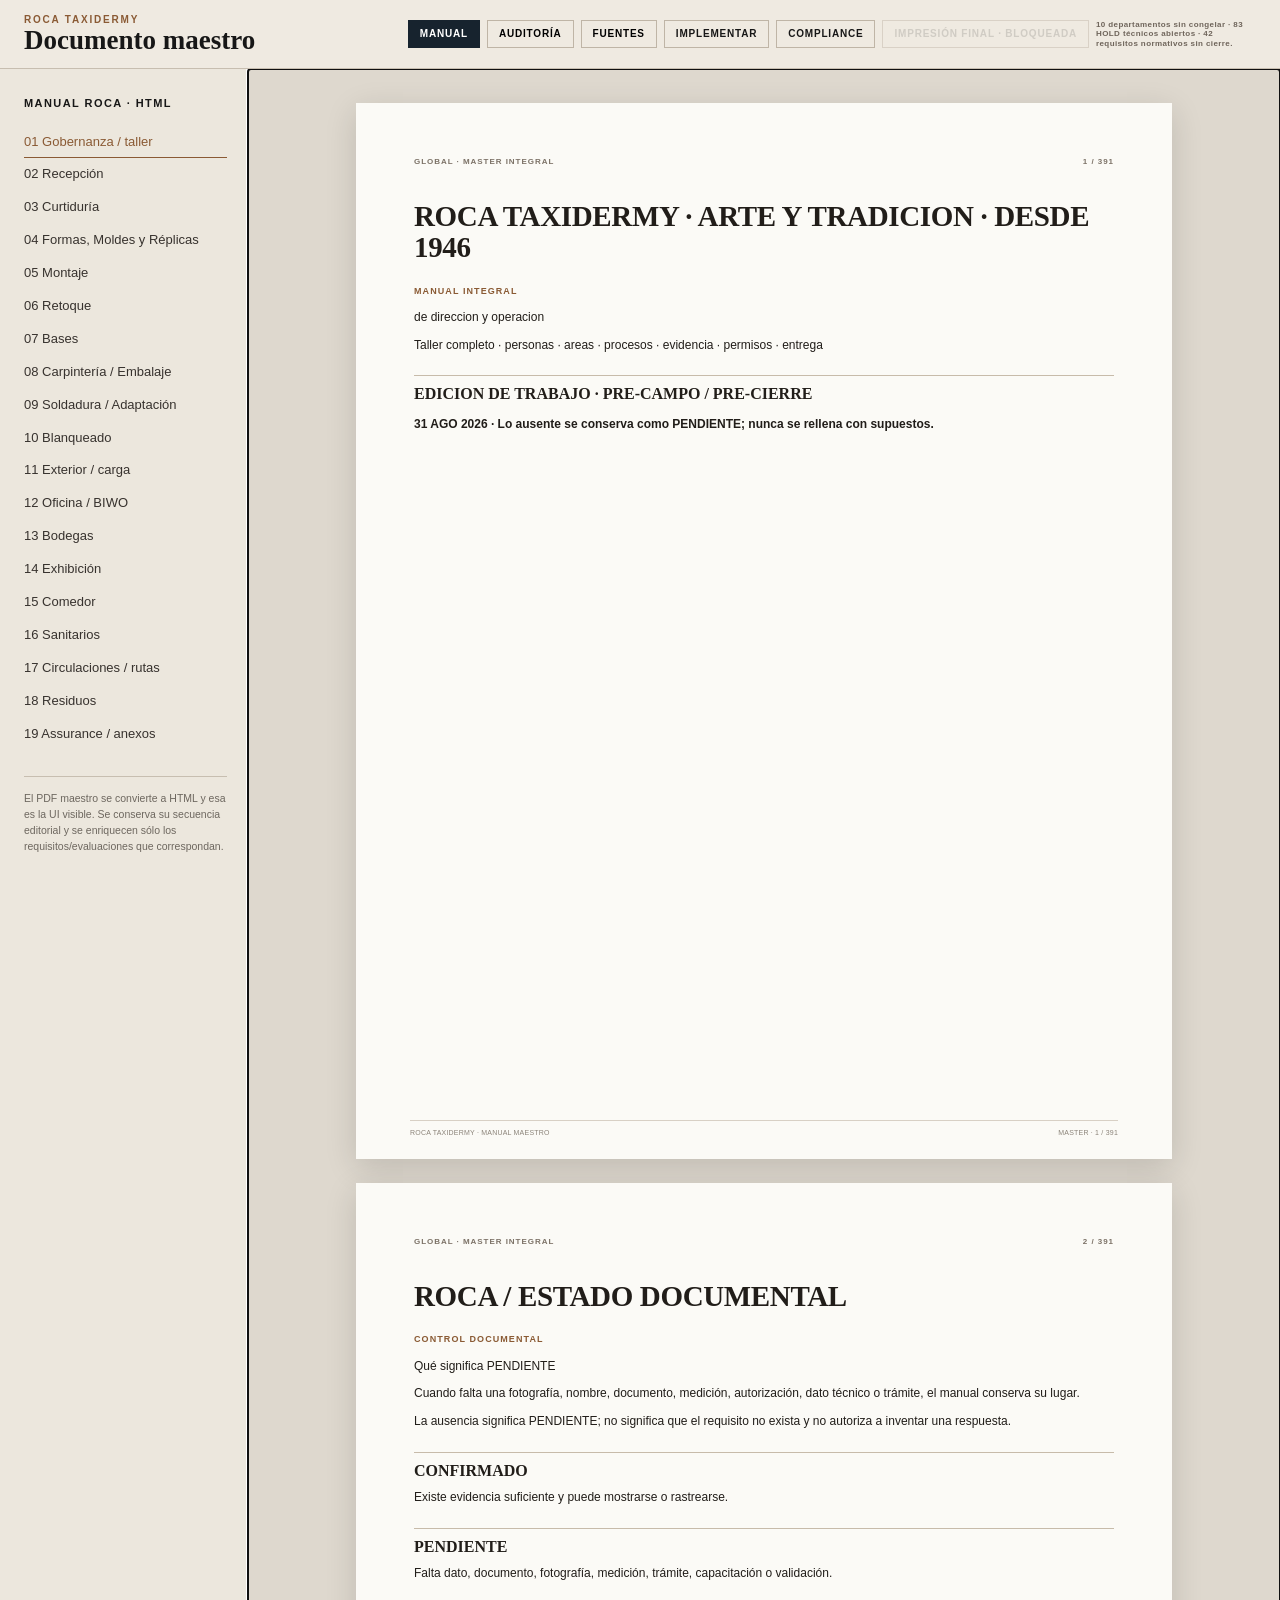
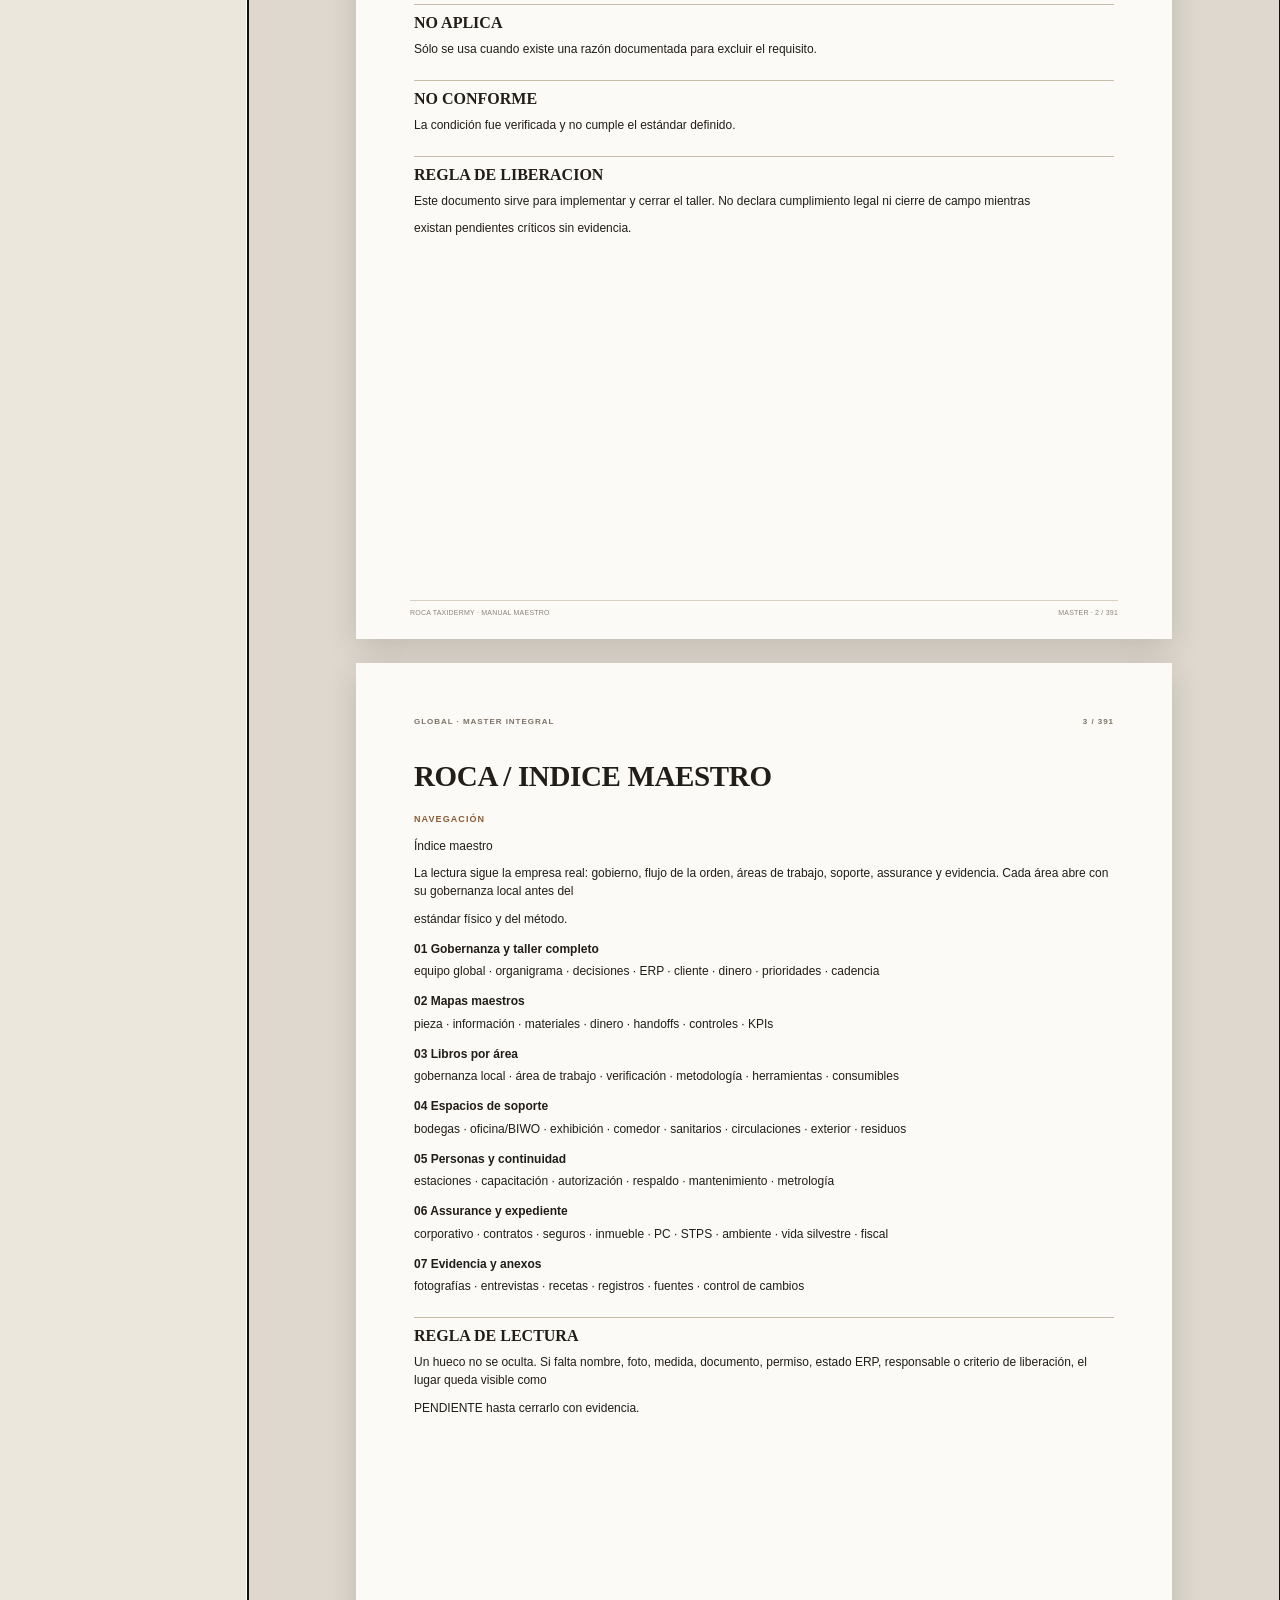
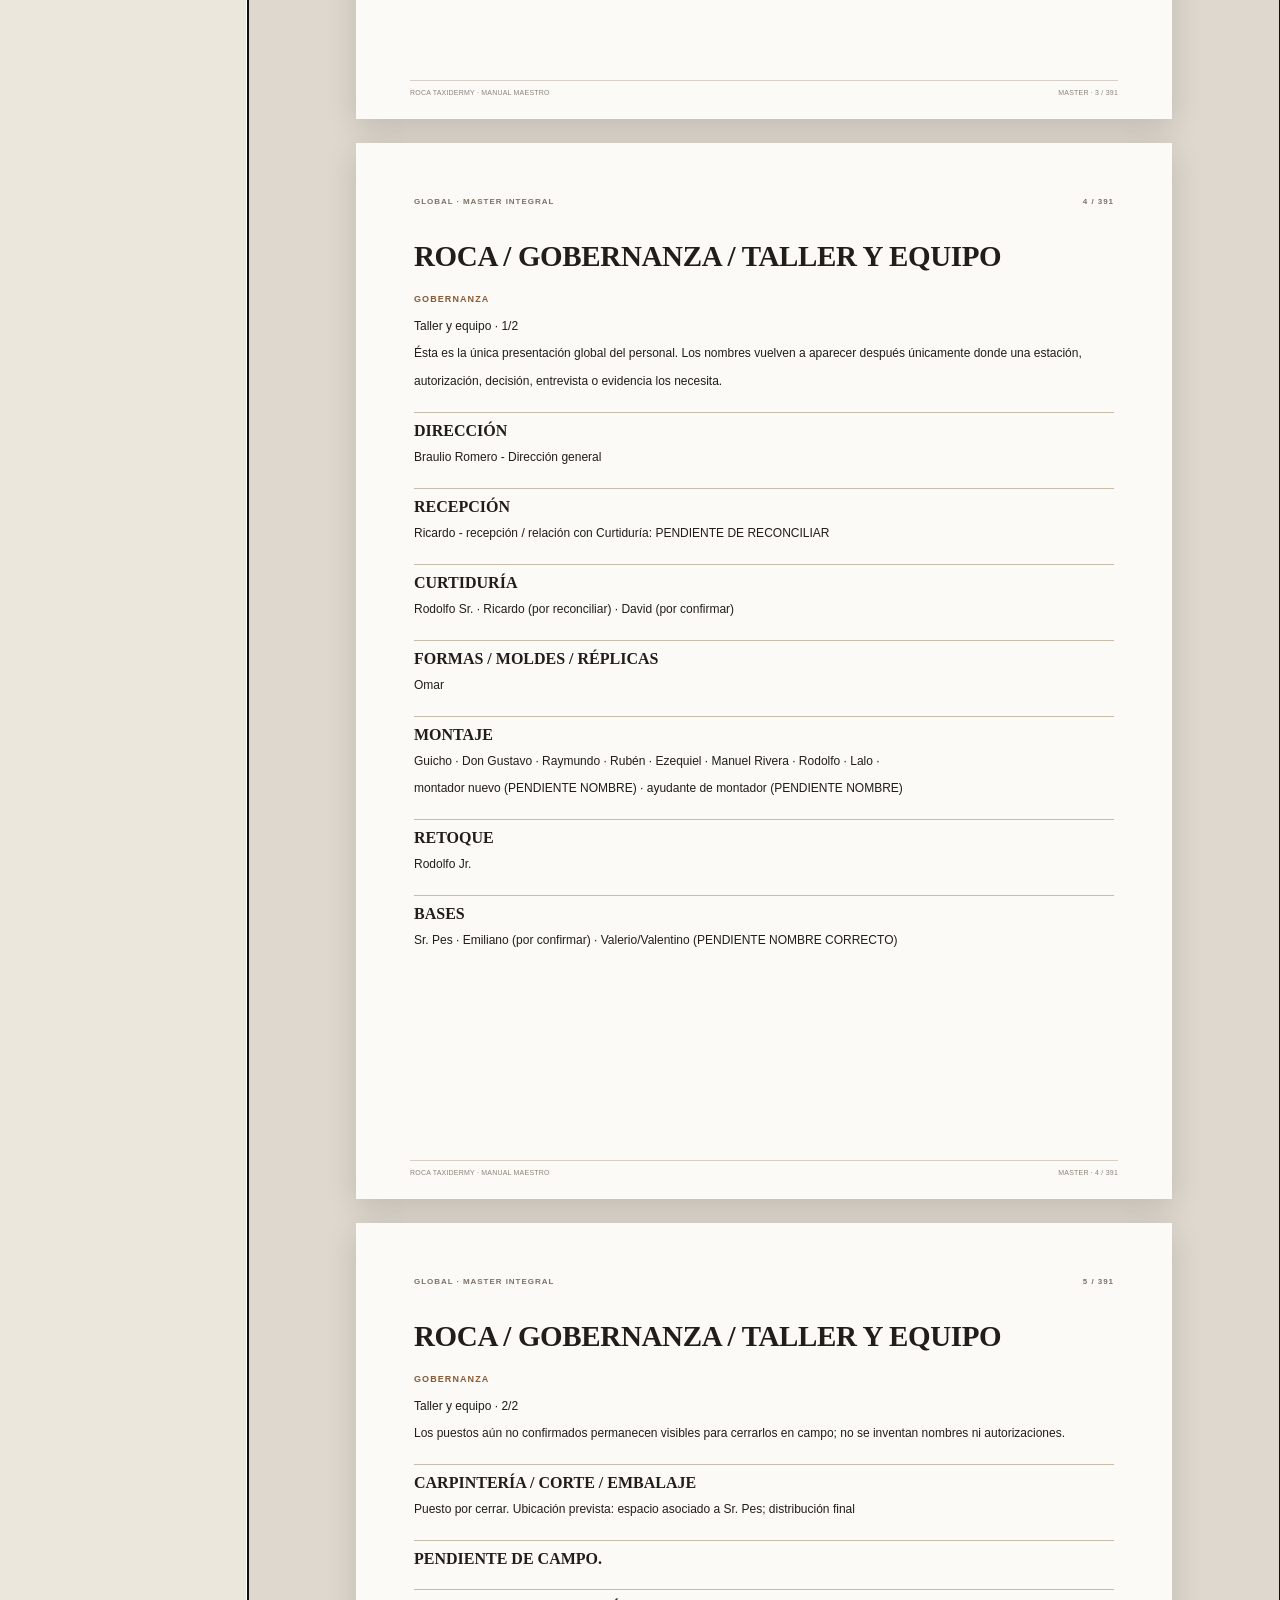
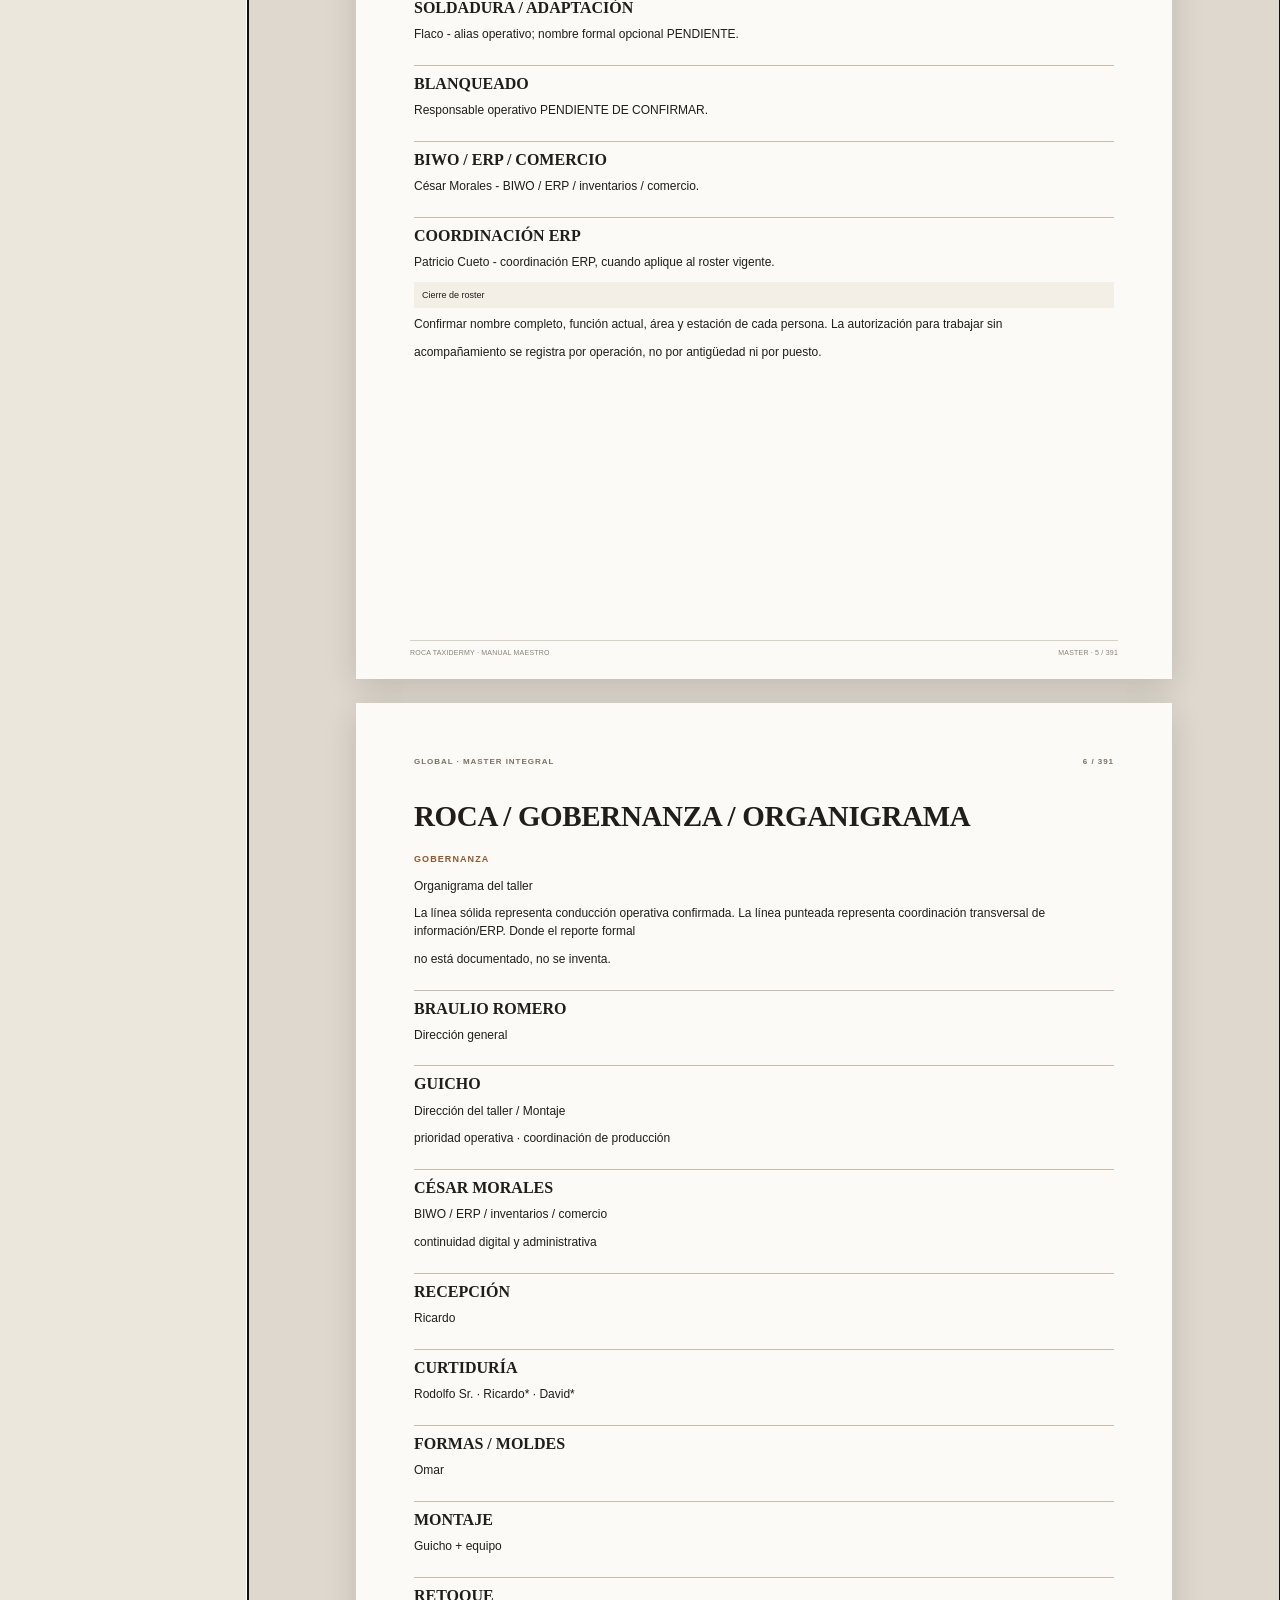
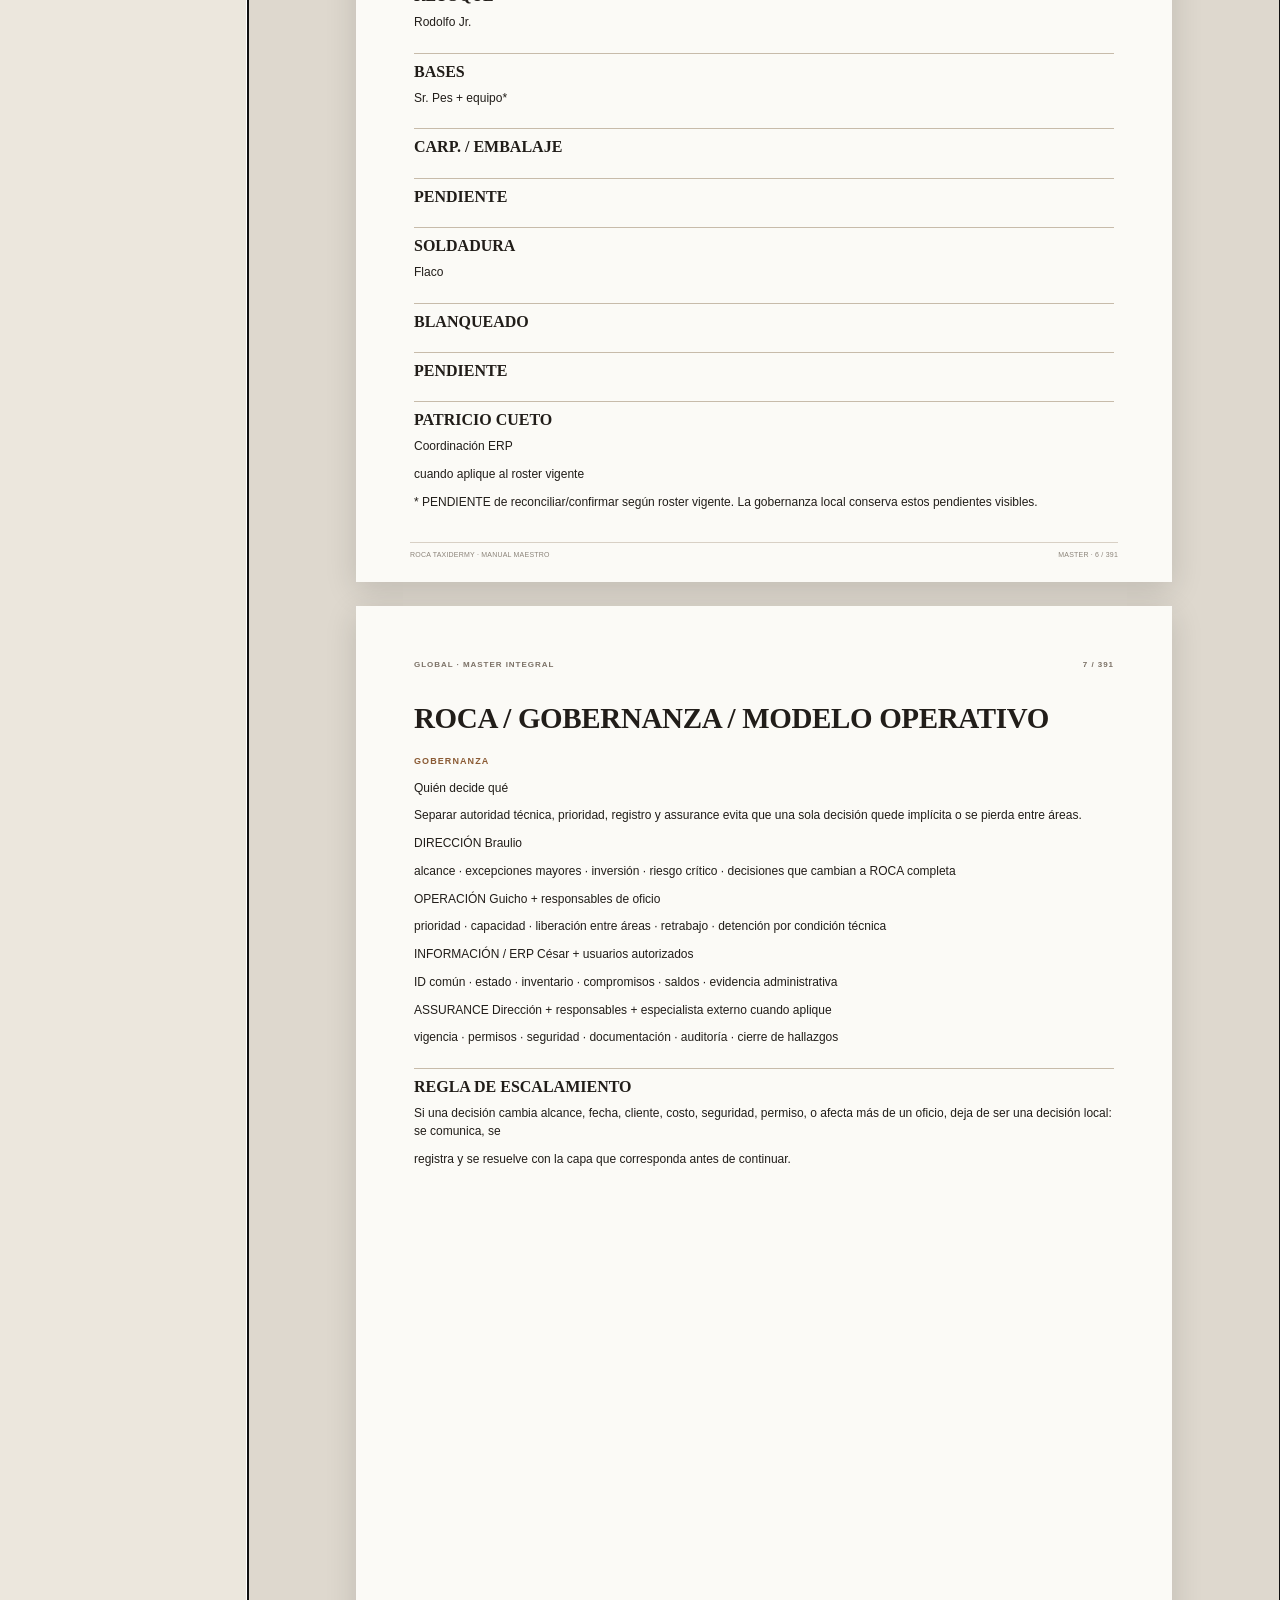
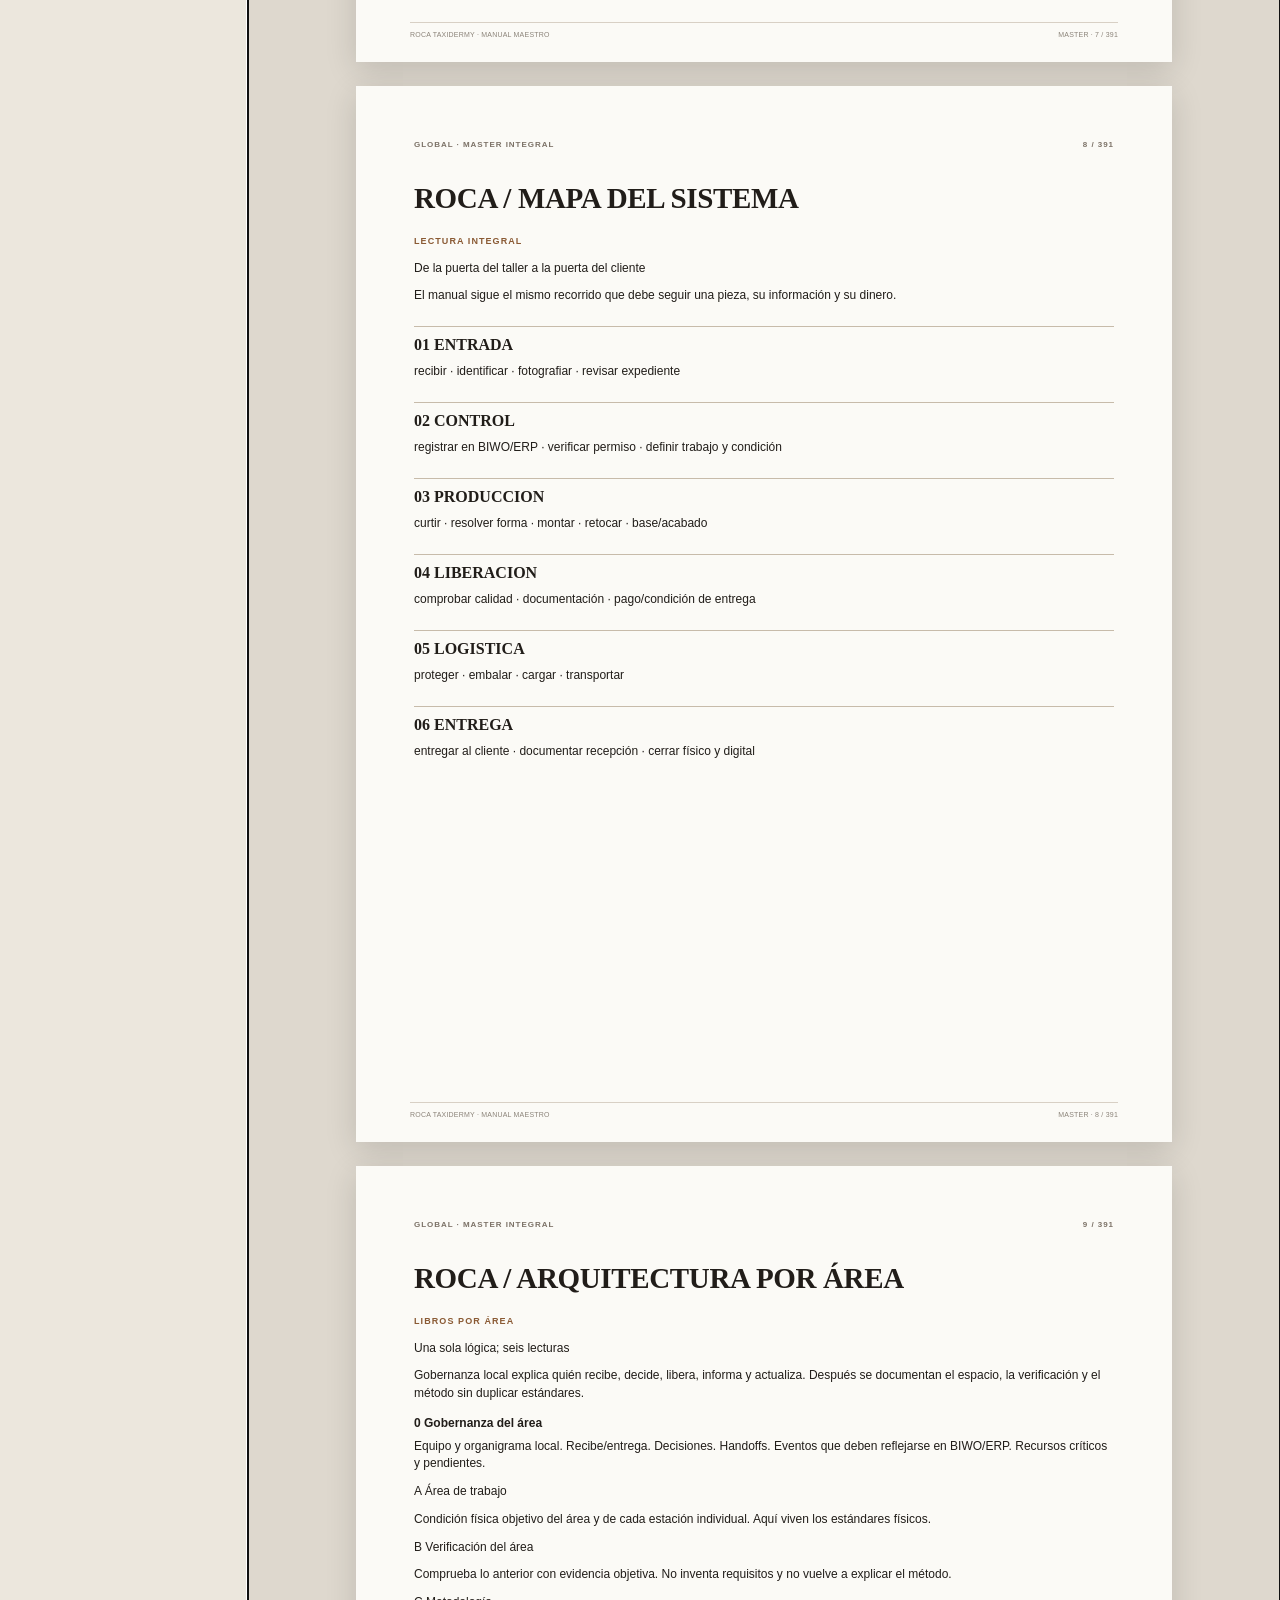
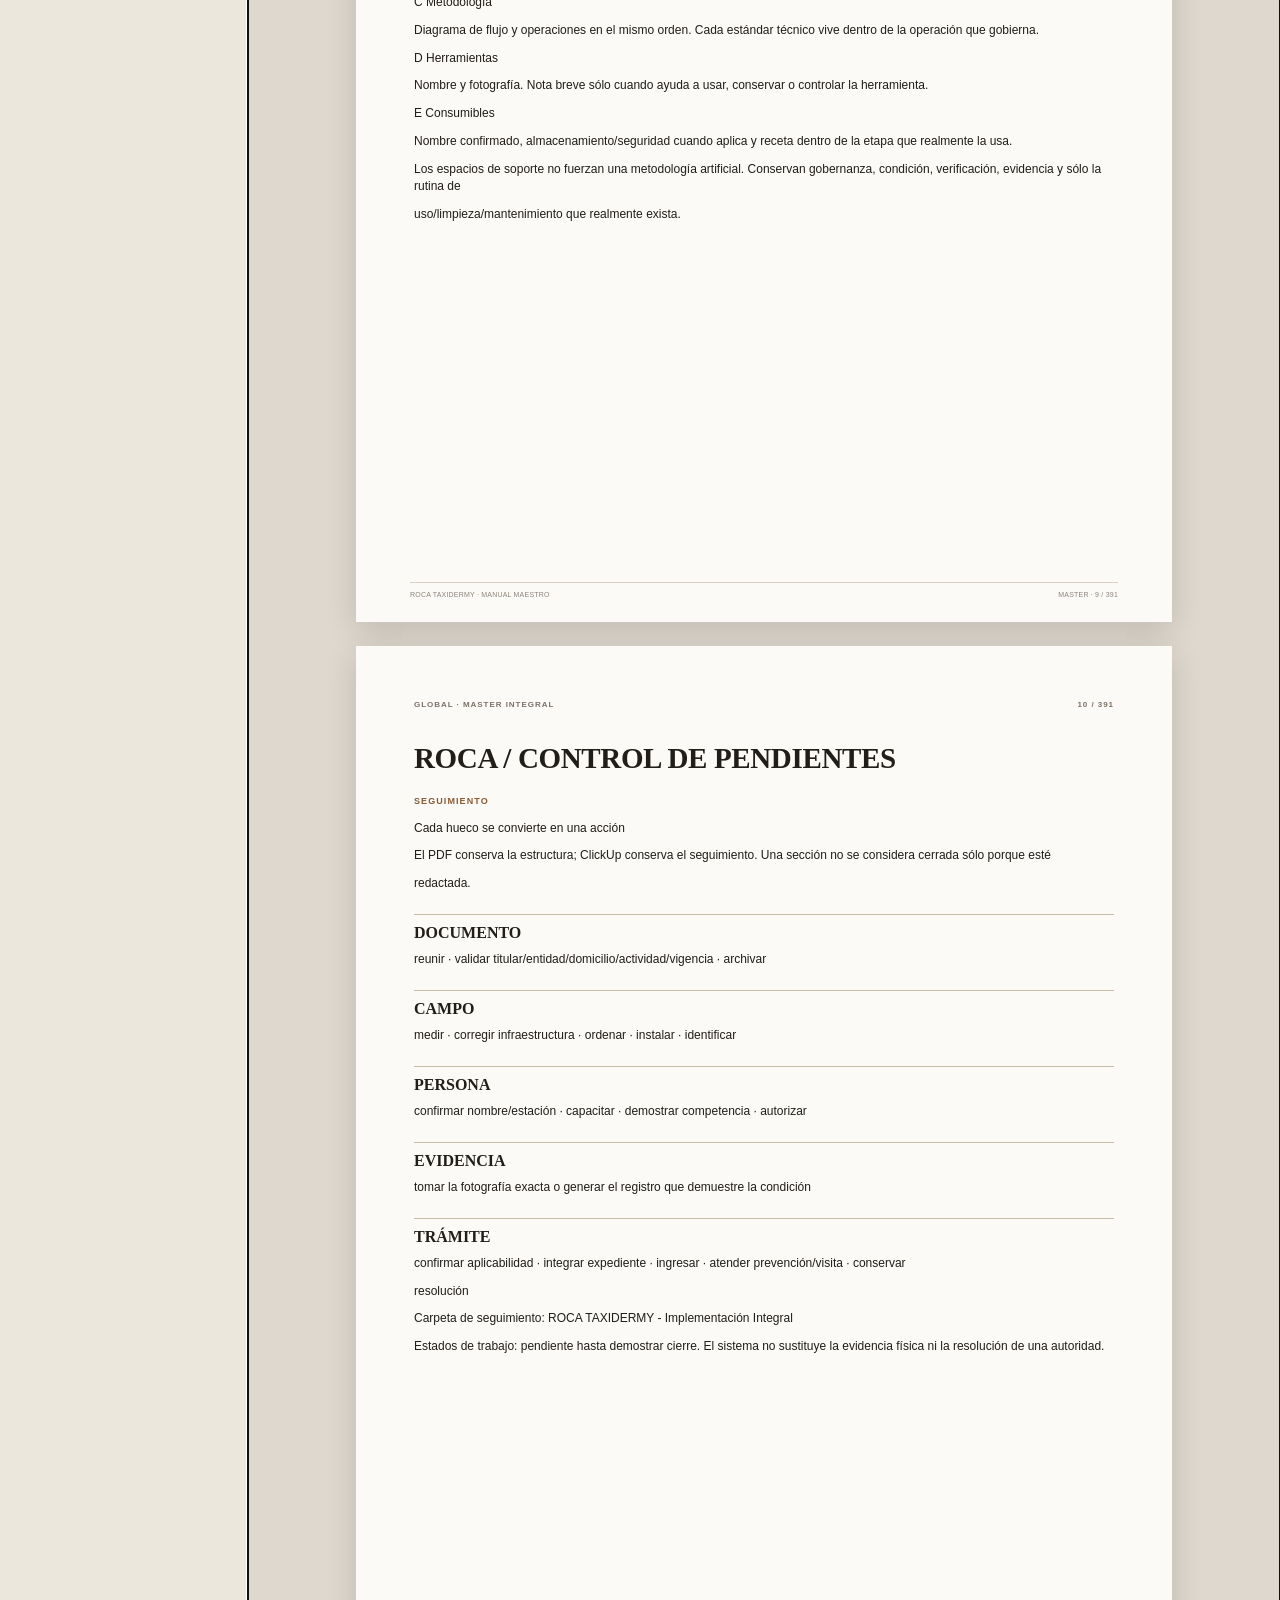
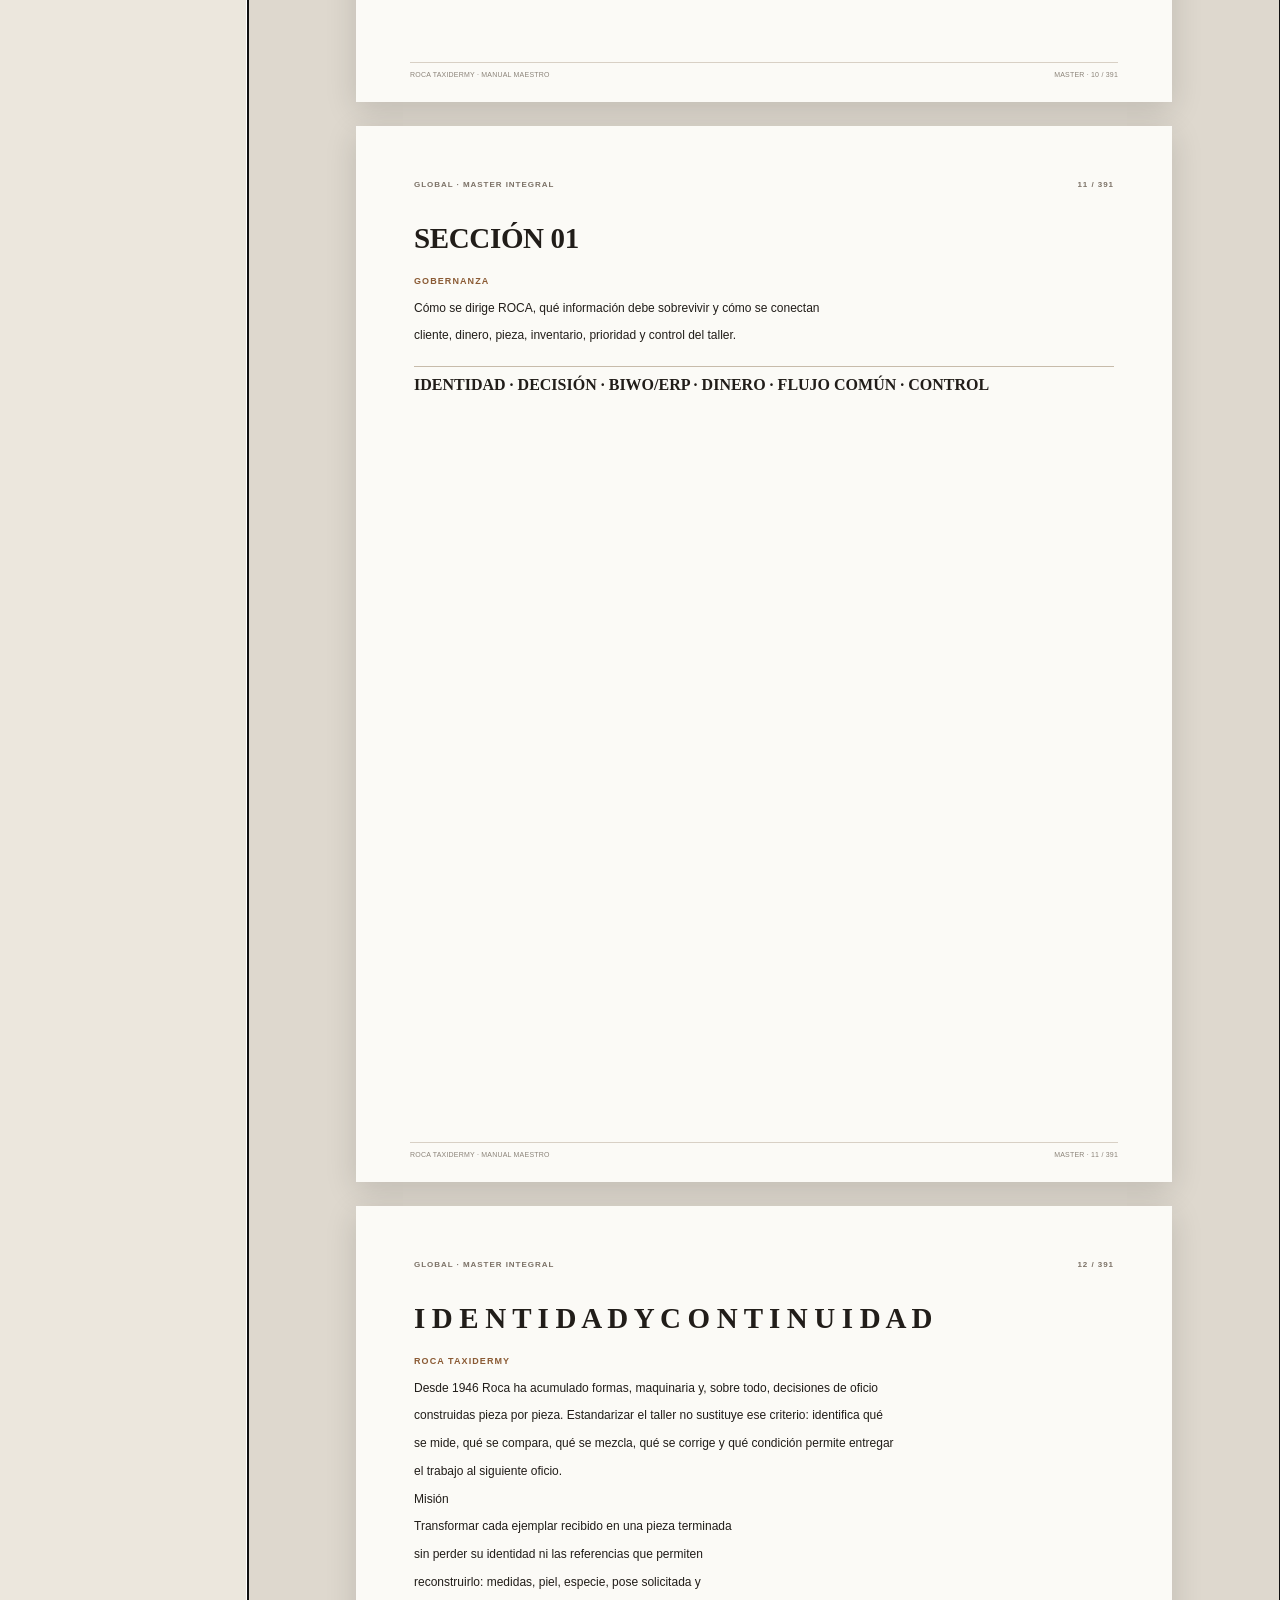
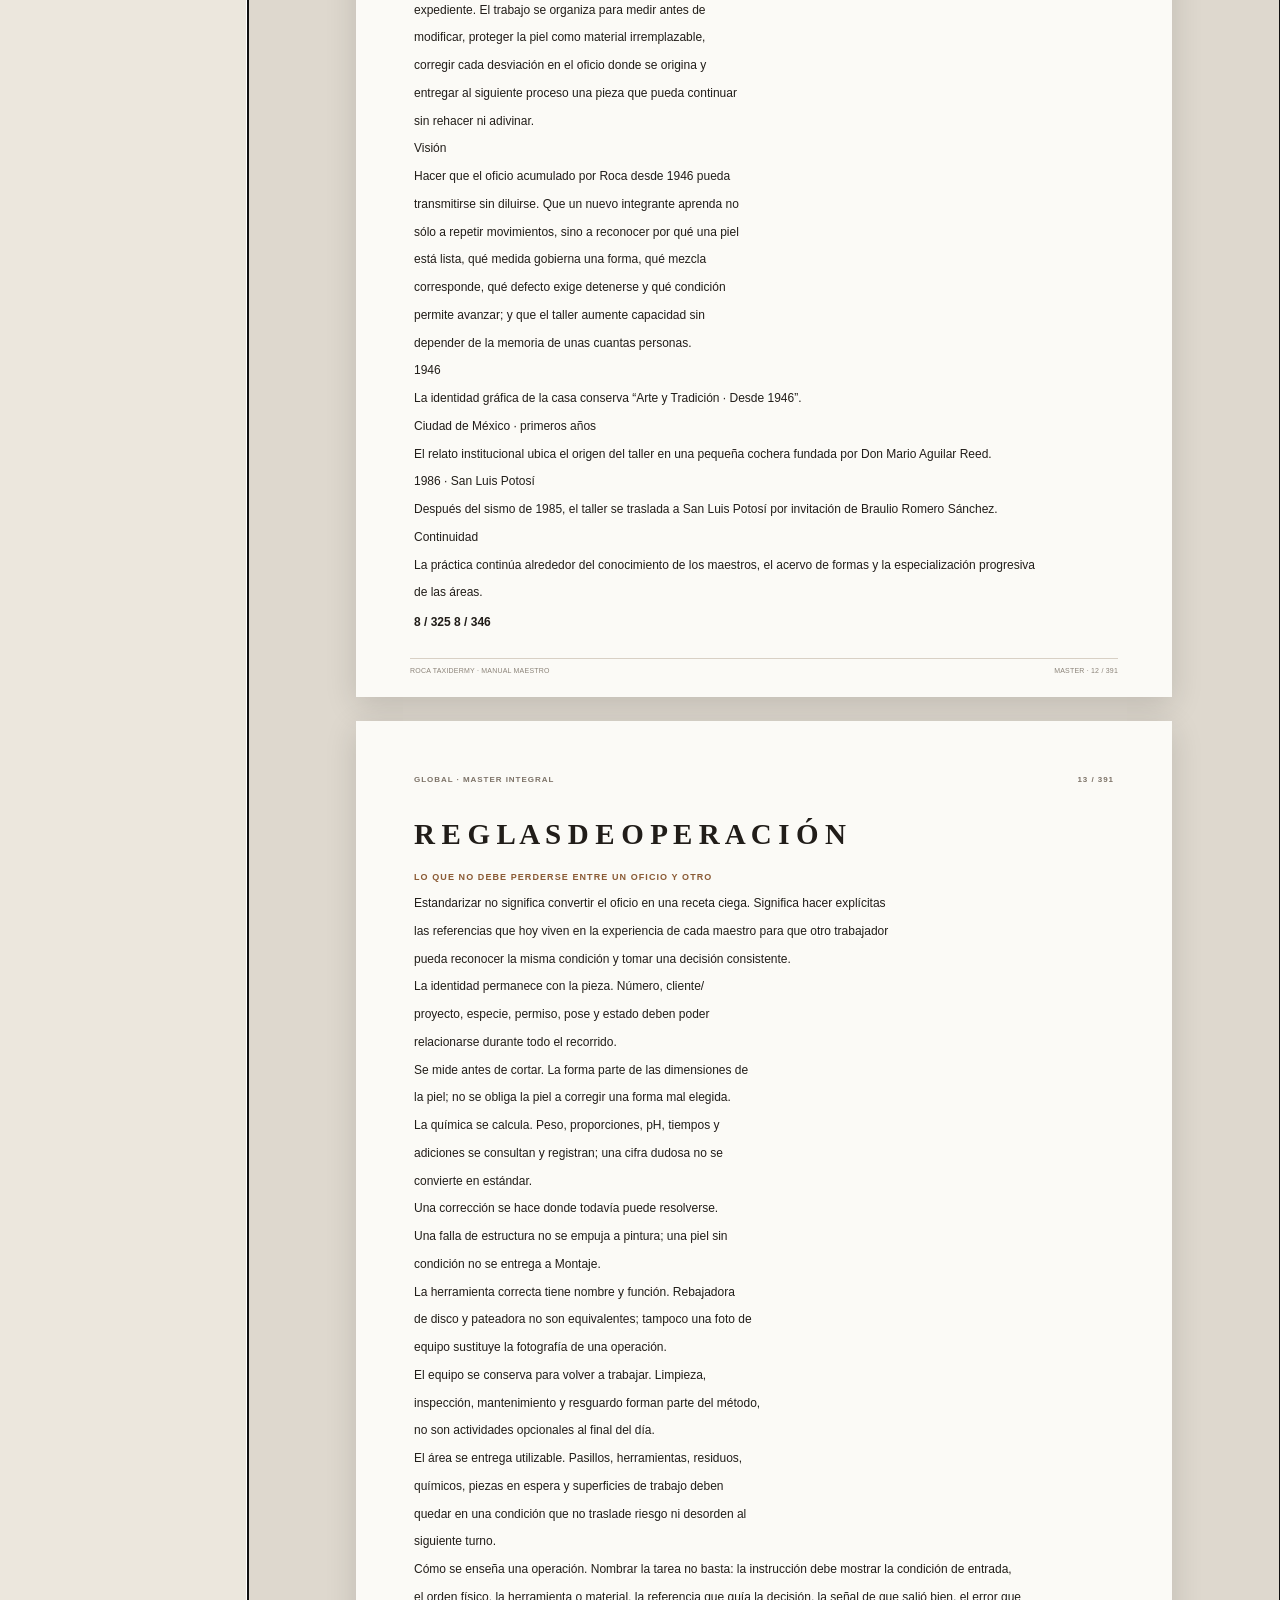
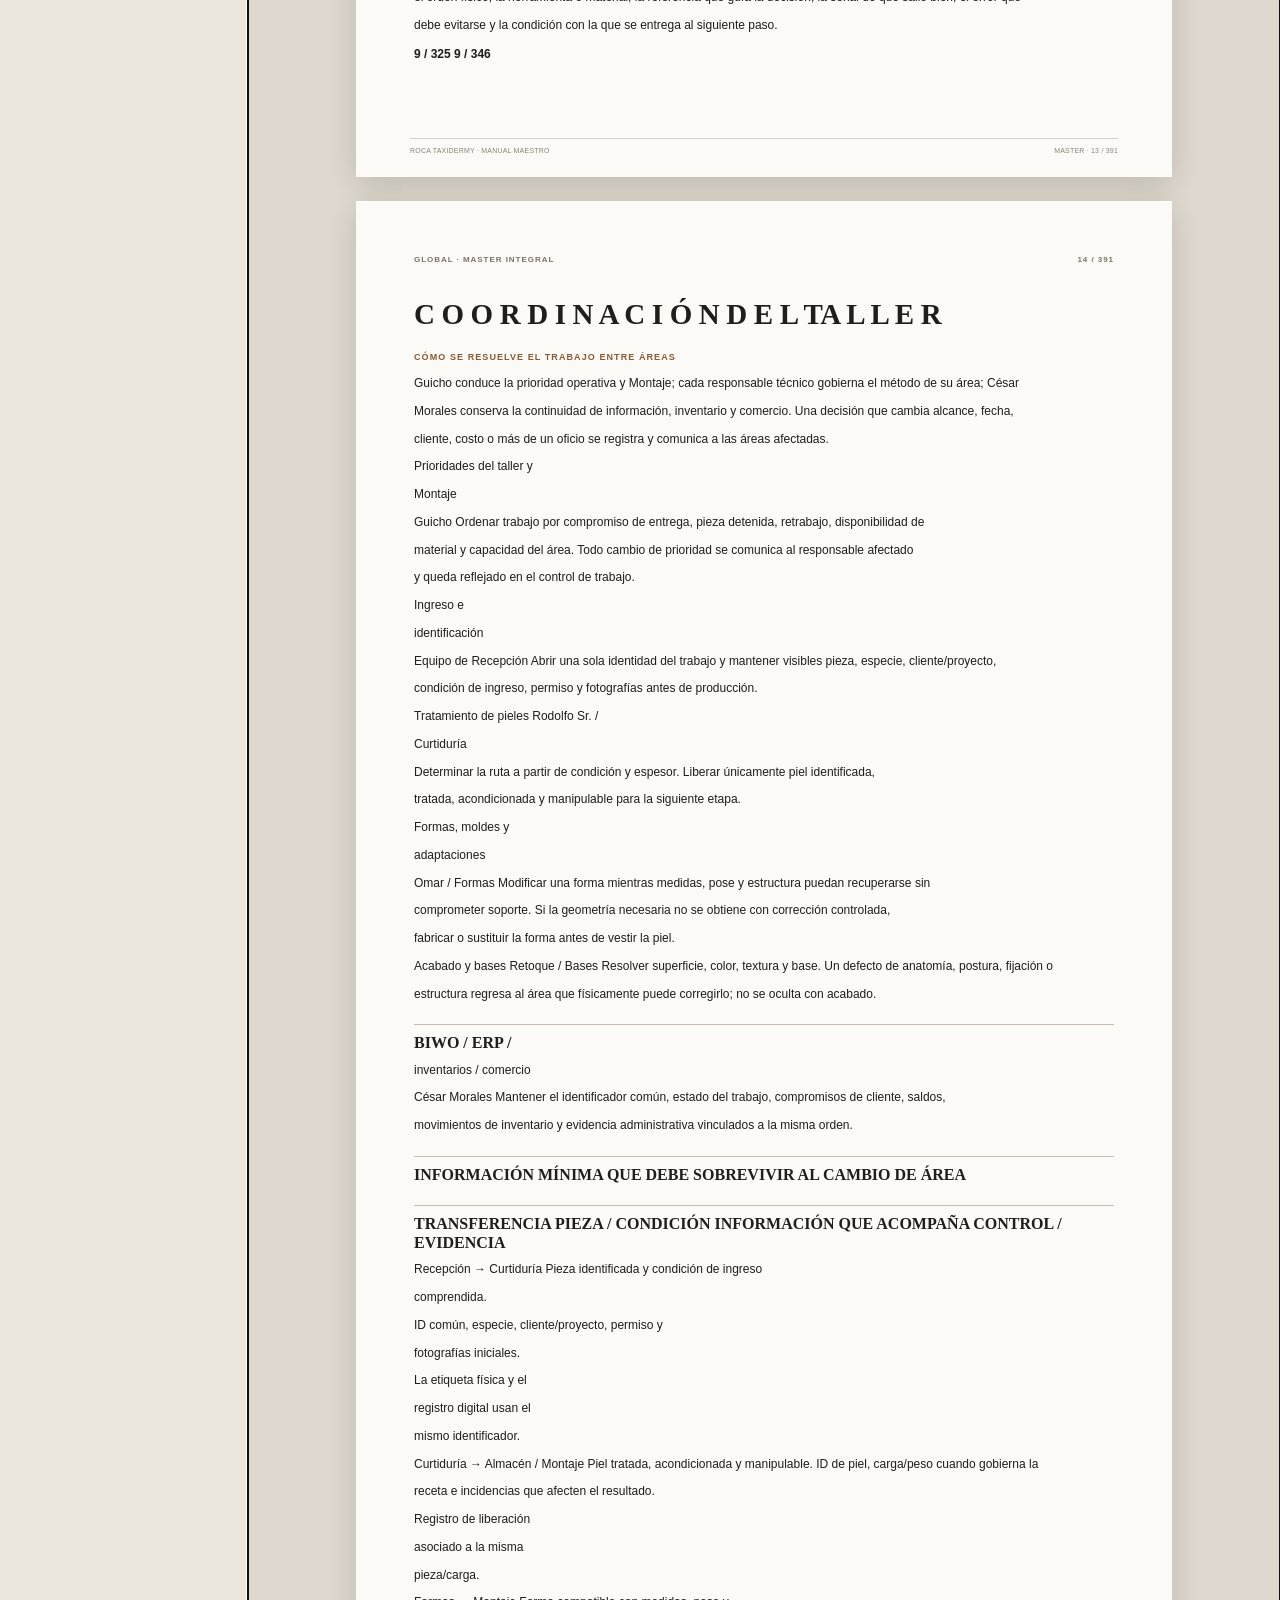
<file: index.html>
<!doctype html>
<html lang="es">
<head>
  <meta charset="utf-8">
  <meta name="viewport" content="width=device-width, initial-scale=1">
  <meta name="robots" content="noindex,nofollow,noarchive">
  <title>ROCA TAXIDERMY · Documento maestro</title>
  <link rel="stylesheet" href="styles.css">
</head>
<body>
  <header class="topbar">
    <div>
      <div class="kicker">ROCA TAXIDERMY</div>
      <div class="title">Documento maestro</div>
    </div>
    <div class="workspace-switch" aria-label="Vista de trabajo">
      <button id="manualMode" class="mode active" type="button">MANUAL</button>
      <button id="auditMode" class="mode" type="button">AUDITORÍA</button>
      <button id="normsMode" class="mode" type="button">FUENTES</button>
      <a class="mode" href="generated/roca-fast-track/implementation.html">IMPLEMENTAR</a>
      <a class="mode" href="compliance-cockpit/index.html">COMPLIANCE</a>
      <button id="printDoc" class="mode print-action" type="button" disabled>IMPRESIÓN FINAL · BLOQUEADA</button>
      <span id="printGateNote" class="print-gate-note">Requiere todos los departamentos congelados.</span>
    </div>
  </header>

  <div class="layout">
    <aside id="contentsPane" class="contents" aria-label="Índice">
      <div class="contents-title">Manual ROCA</div>
      <nav id="nav"></nav>
      <div class="rule-note">MANUAL = cómo debe ser ROCA. AUDITORÍA se deriva de estas mismas condiciones. IMPLEMENTAR contiene únicamente brechas temporales.</div>
    </aside>

    <main id="page" class="page" tabindex="-1"></main>
    <aside id="controlRail" class="control-rail" aria-label="Estado del departamento">
      <div class="control-rail-head">ESTADO</div>
      <div id="controlDepartment" class="control-department">Sin departamento</div>
      <div id="controlStatus" class="control-status">—</div>
      <div class="control-meta"><span>Versión</span><strong id="controlVersion">—</strong></div>
      <div class="control-meta"><span>Congelado</span><strong id="controlFrozenAt">—</strong></div>
      <div id="controlLockNote" class="control-note">Abre un departamento para ver el estado de su línea base.</div>
      <hr>
      <div class="control-rail-head">IMÁGENES</div>
      <div class="control-note">Las fotografías finales se colocan donde explican o demuestran una condición, operación, herramienta o evidencia. Este panel no forma parte de la impresión.</div>
      <div id="imageQueue" class="image-queue"></div>
    </aside>
  </div>

  <footer>
    ROCA · Manual controlado.
  </footer>

  <script src="core-data.js"></script>
  <script src="editorial-data.js"></script>
  <script src="manual-sections.js"></script>
  <script src="norm-context-data.js"></script>
  <script src="department-data.js"></script>
  <script src="audit-engine.js"></script>
  <script src="fast-track-data.js"></script>
  <script src="audit-data.js"></script>
  <script src="norms-data.js"></script>
  <script src="app.js"></script>
  <script src="manual-control.js"></script>
</body>
</html>
</file>
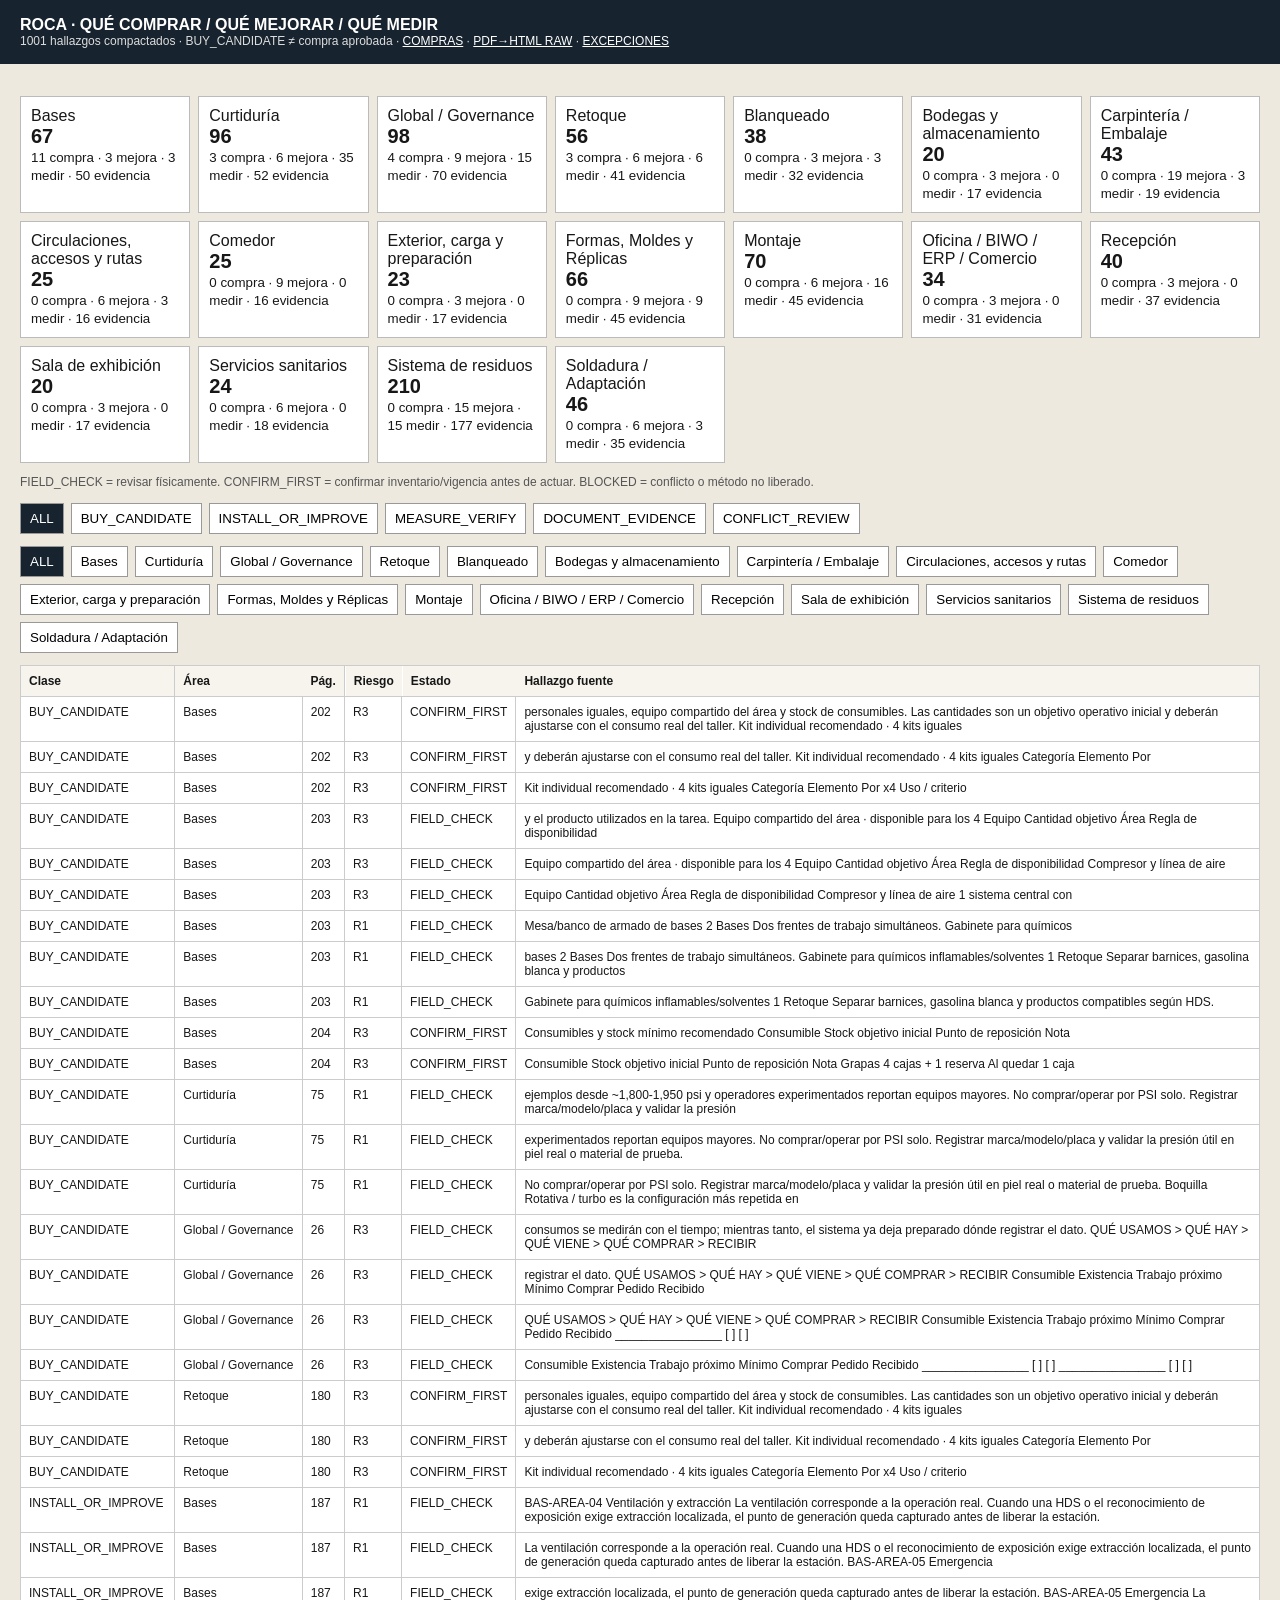
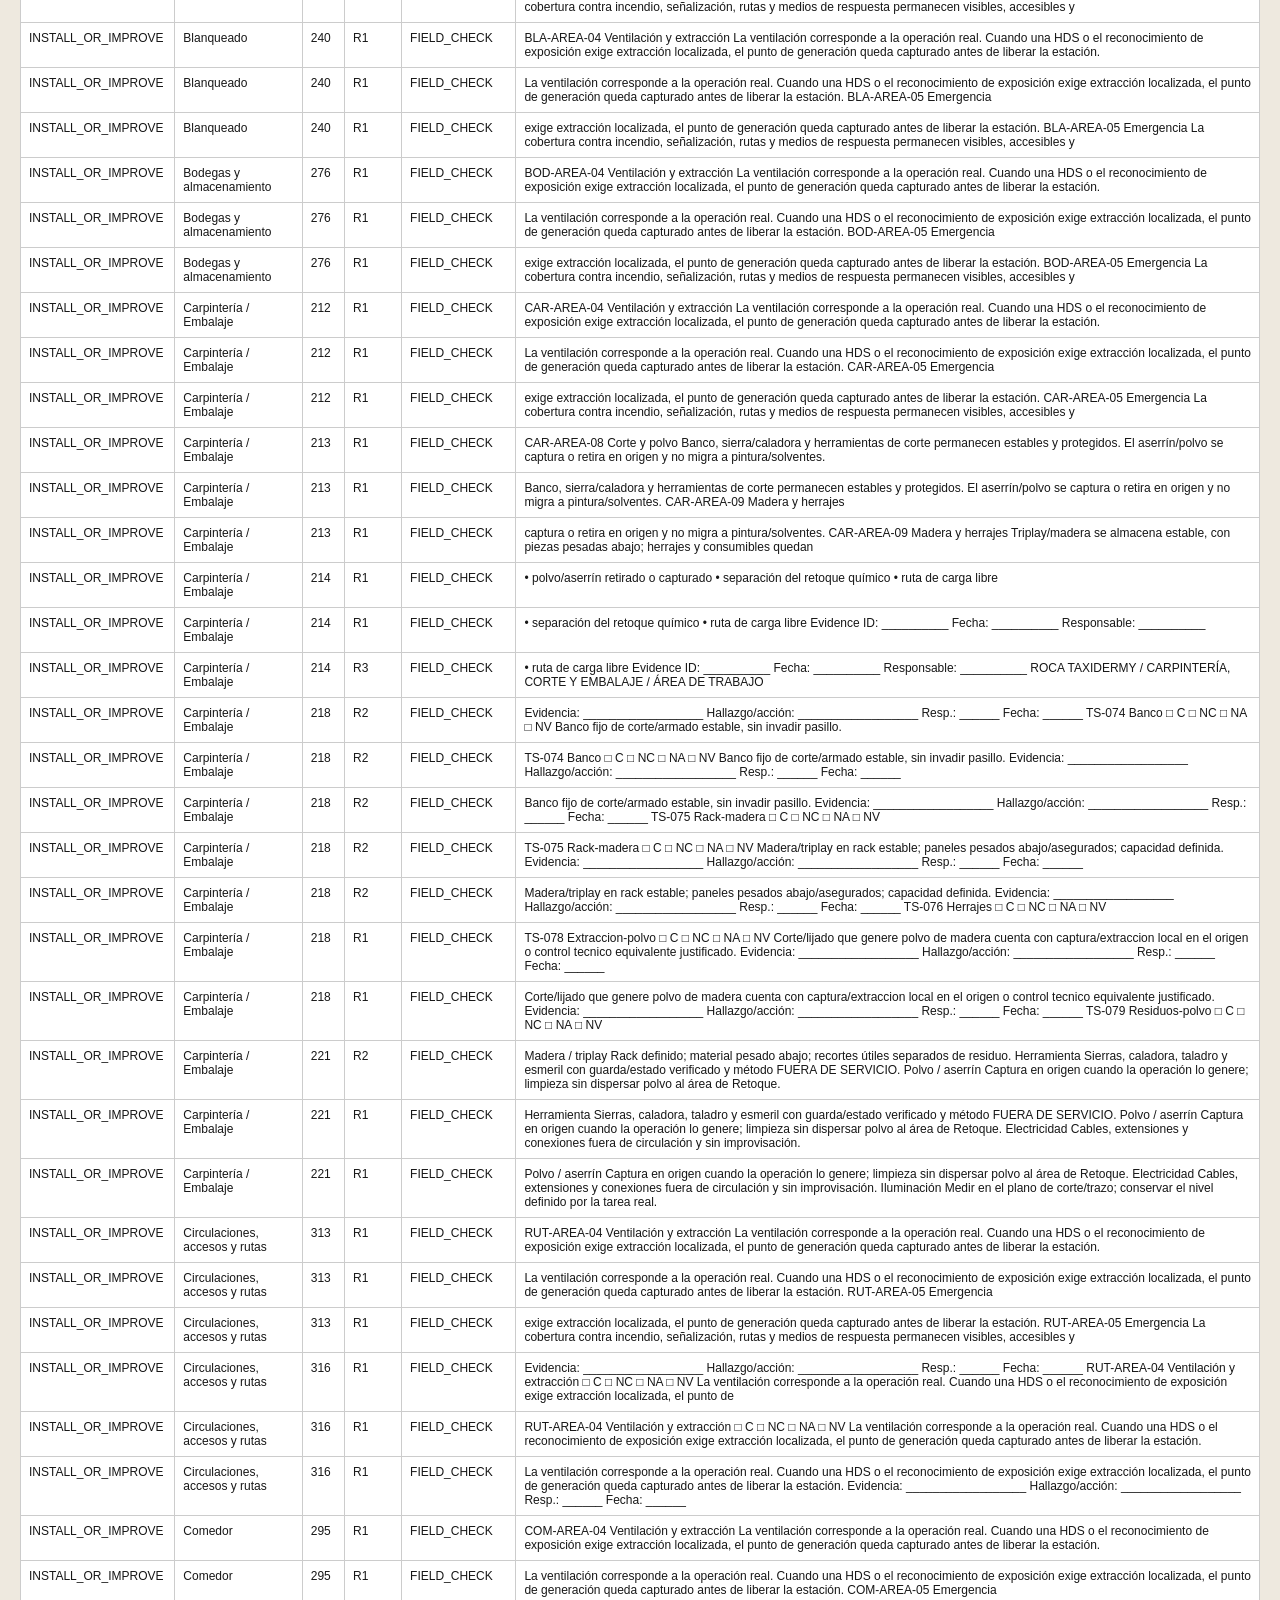
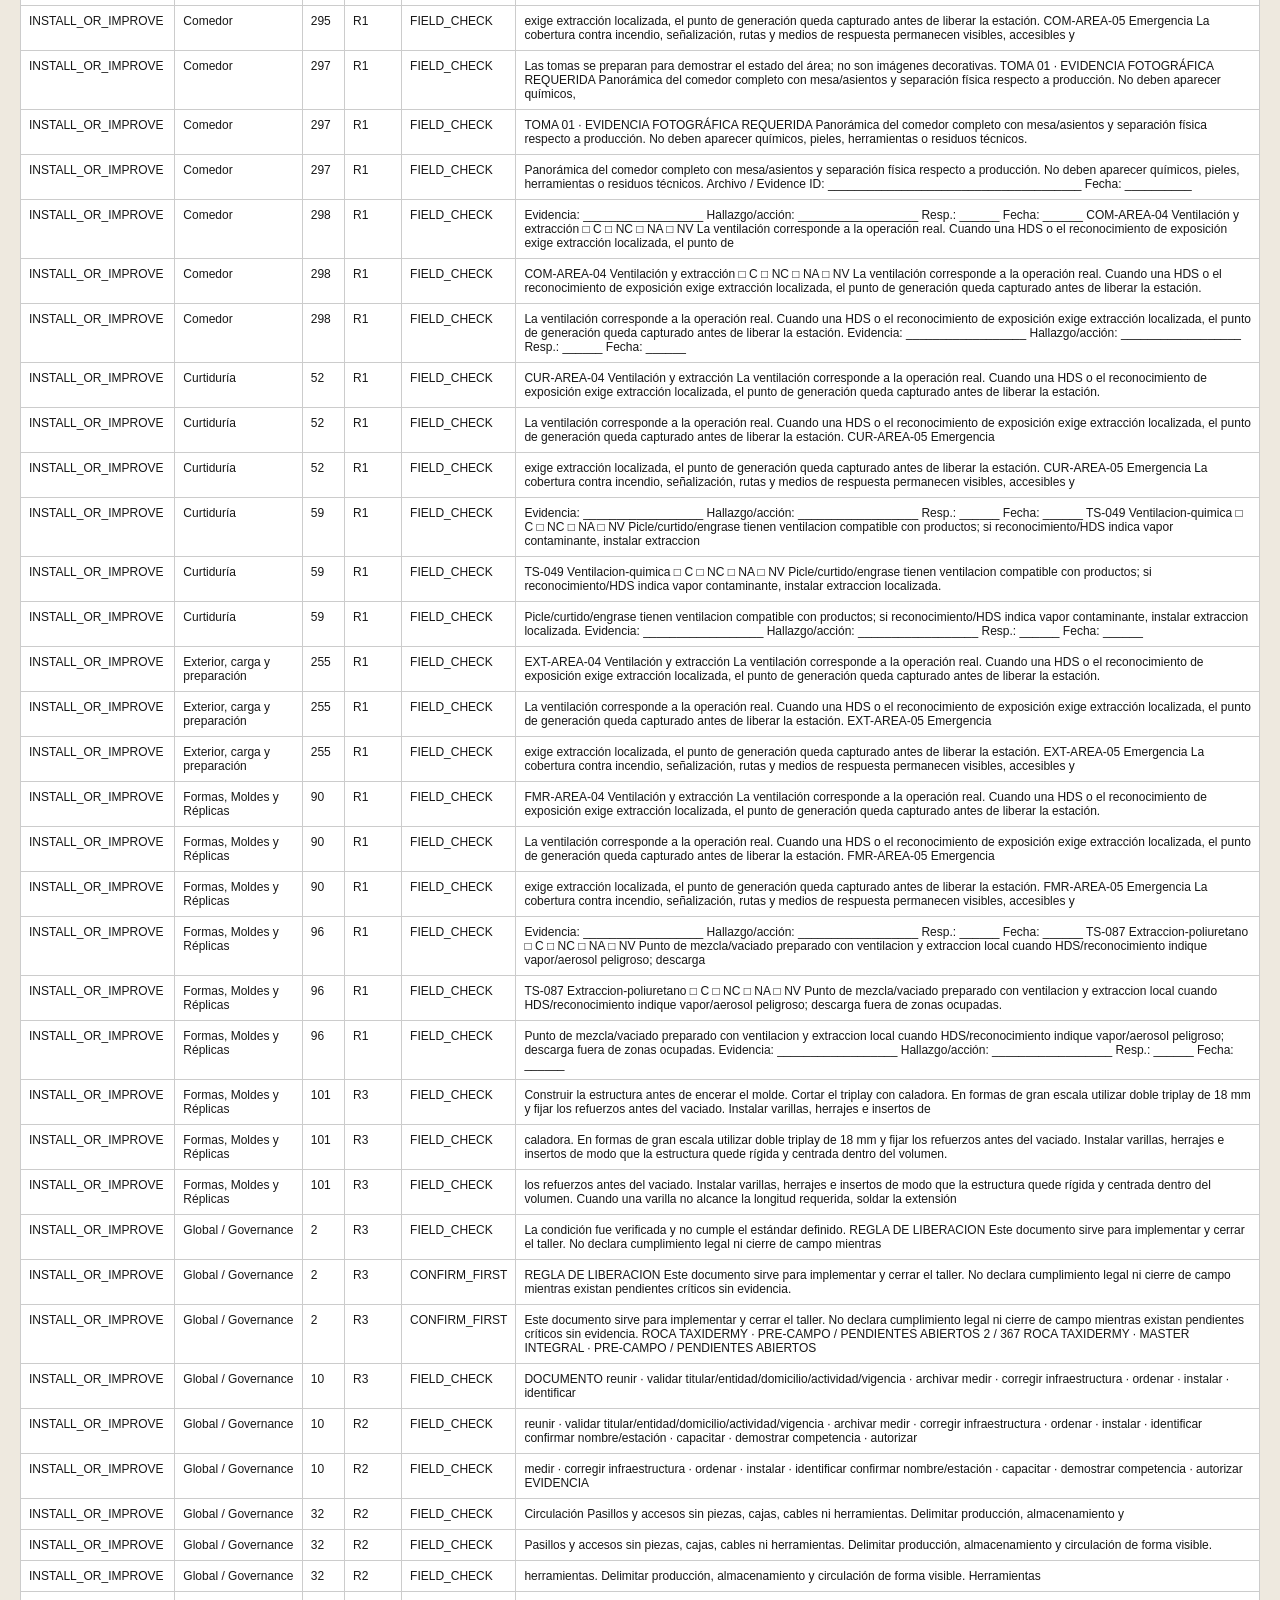
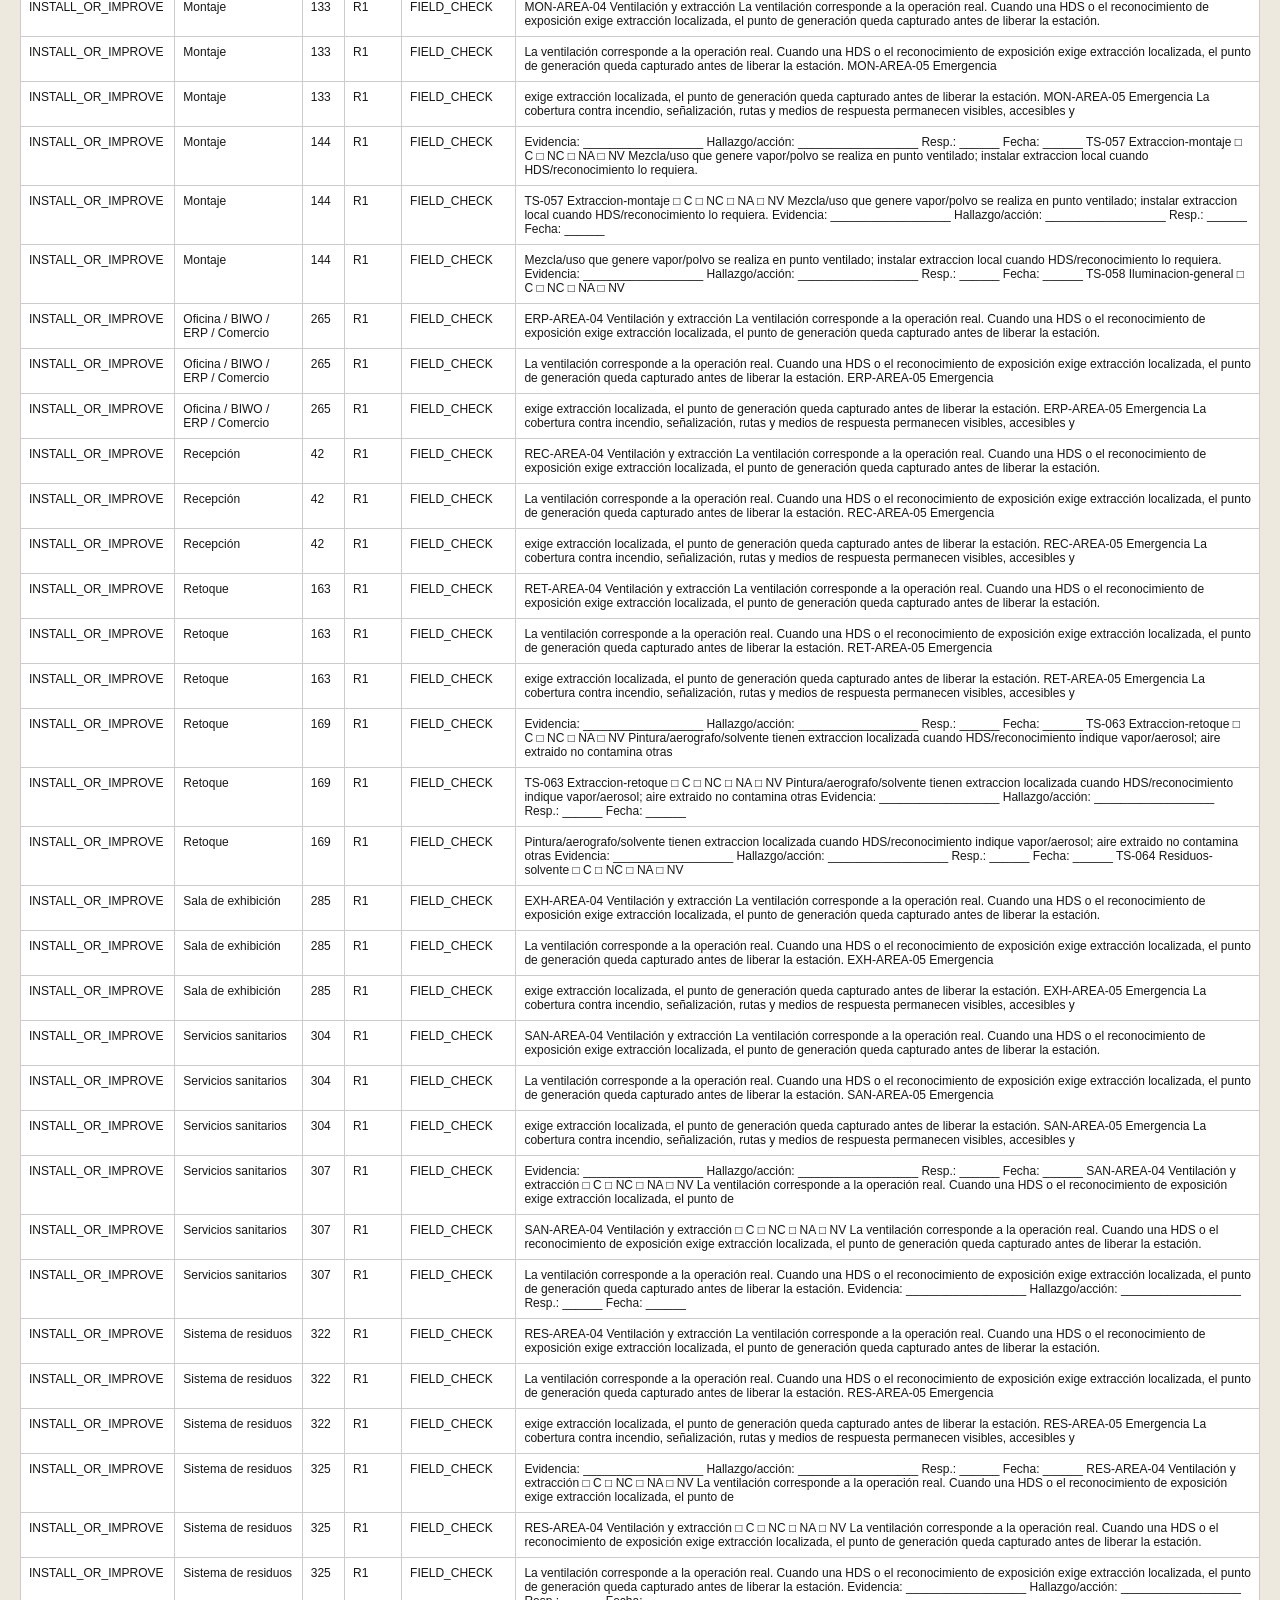
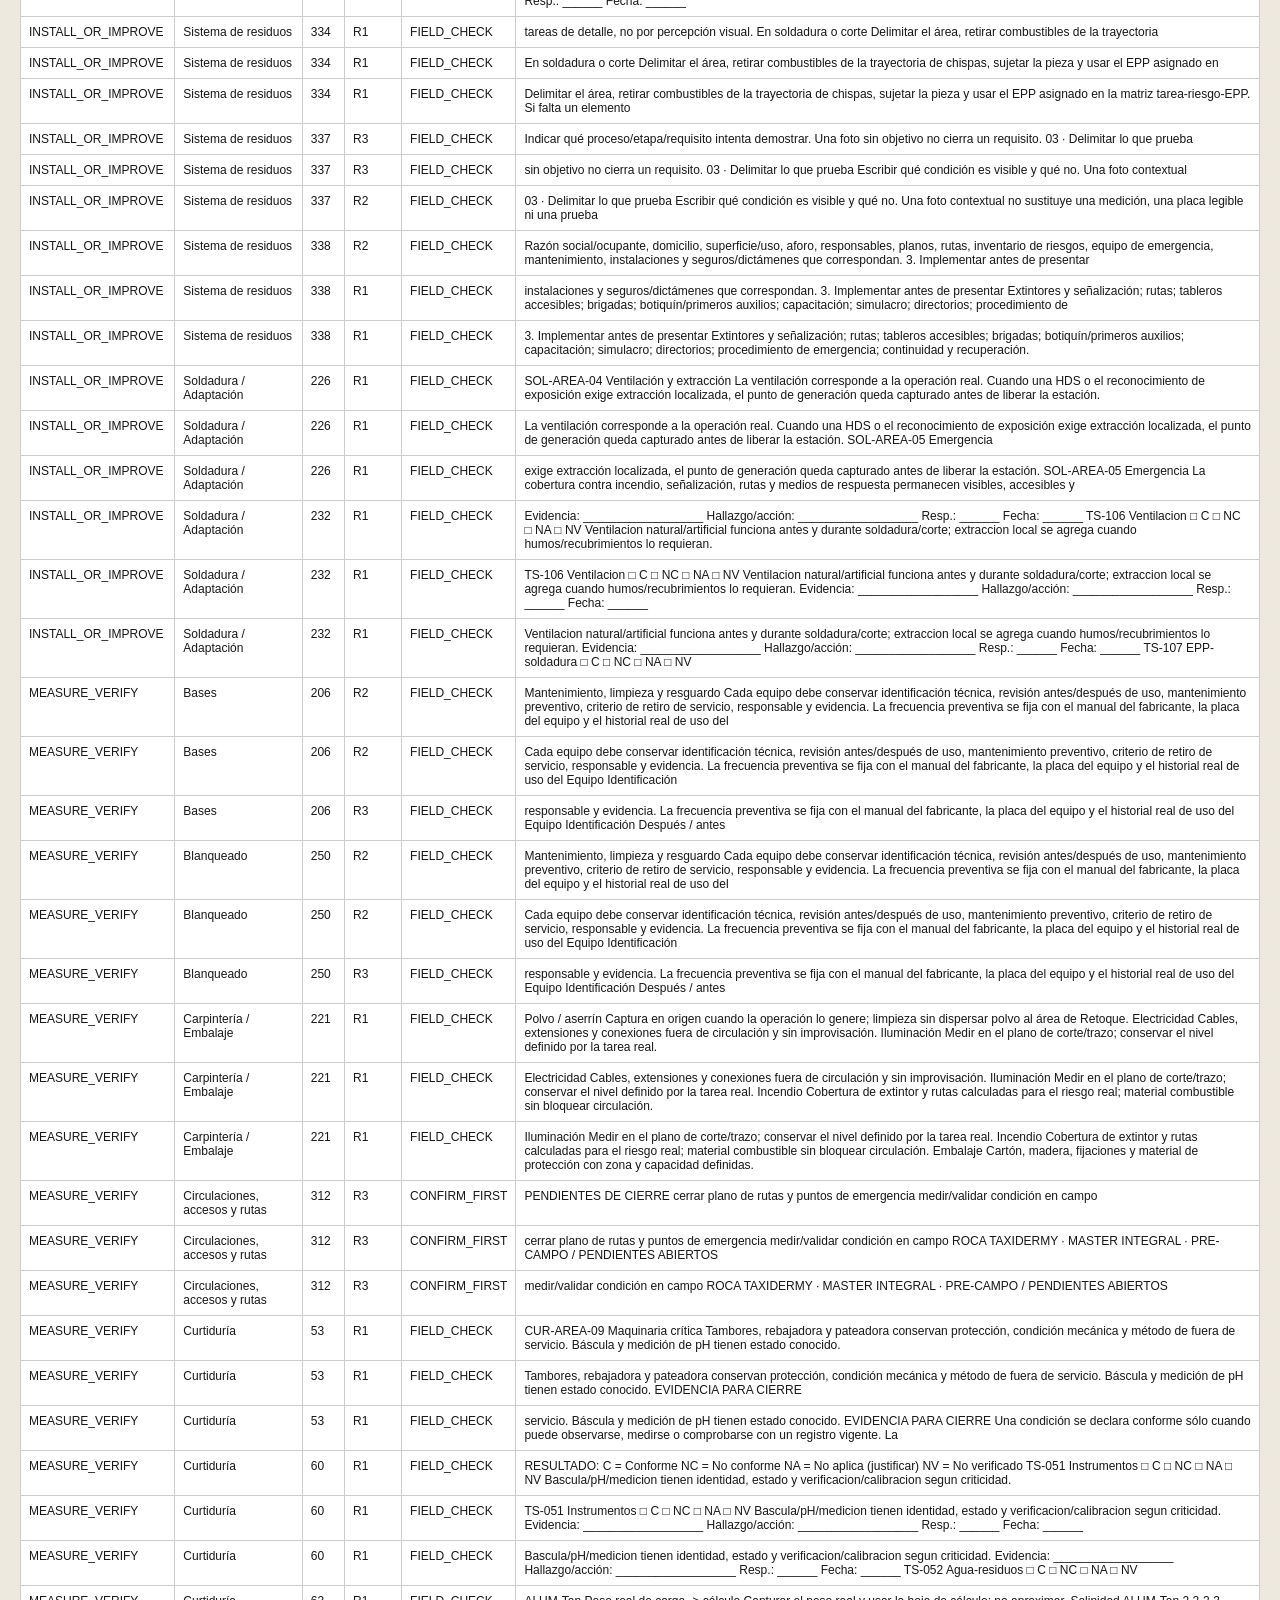
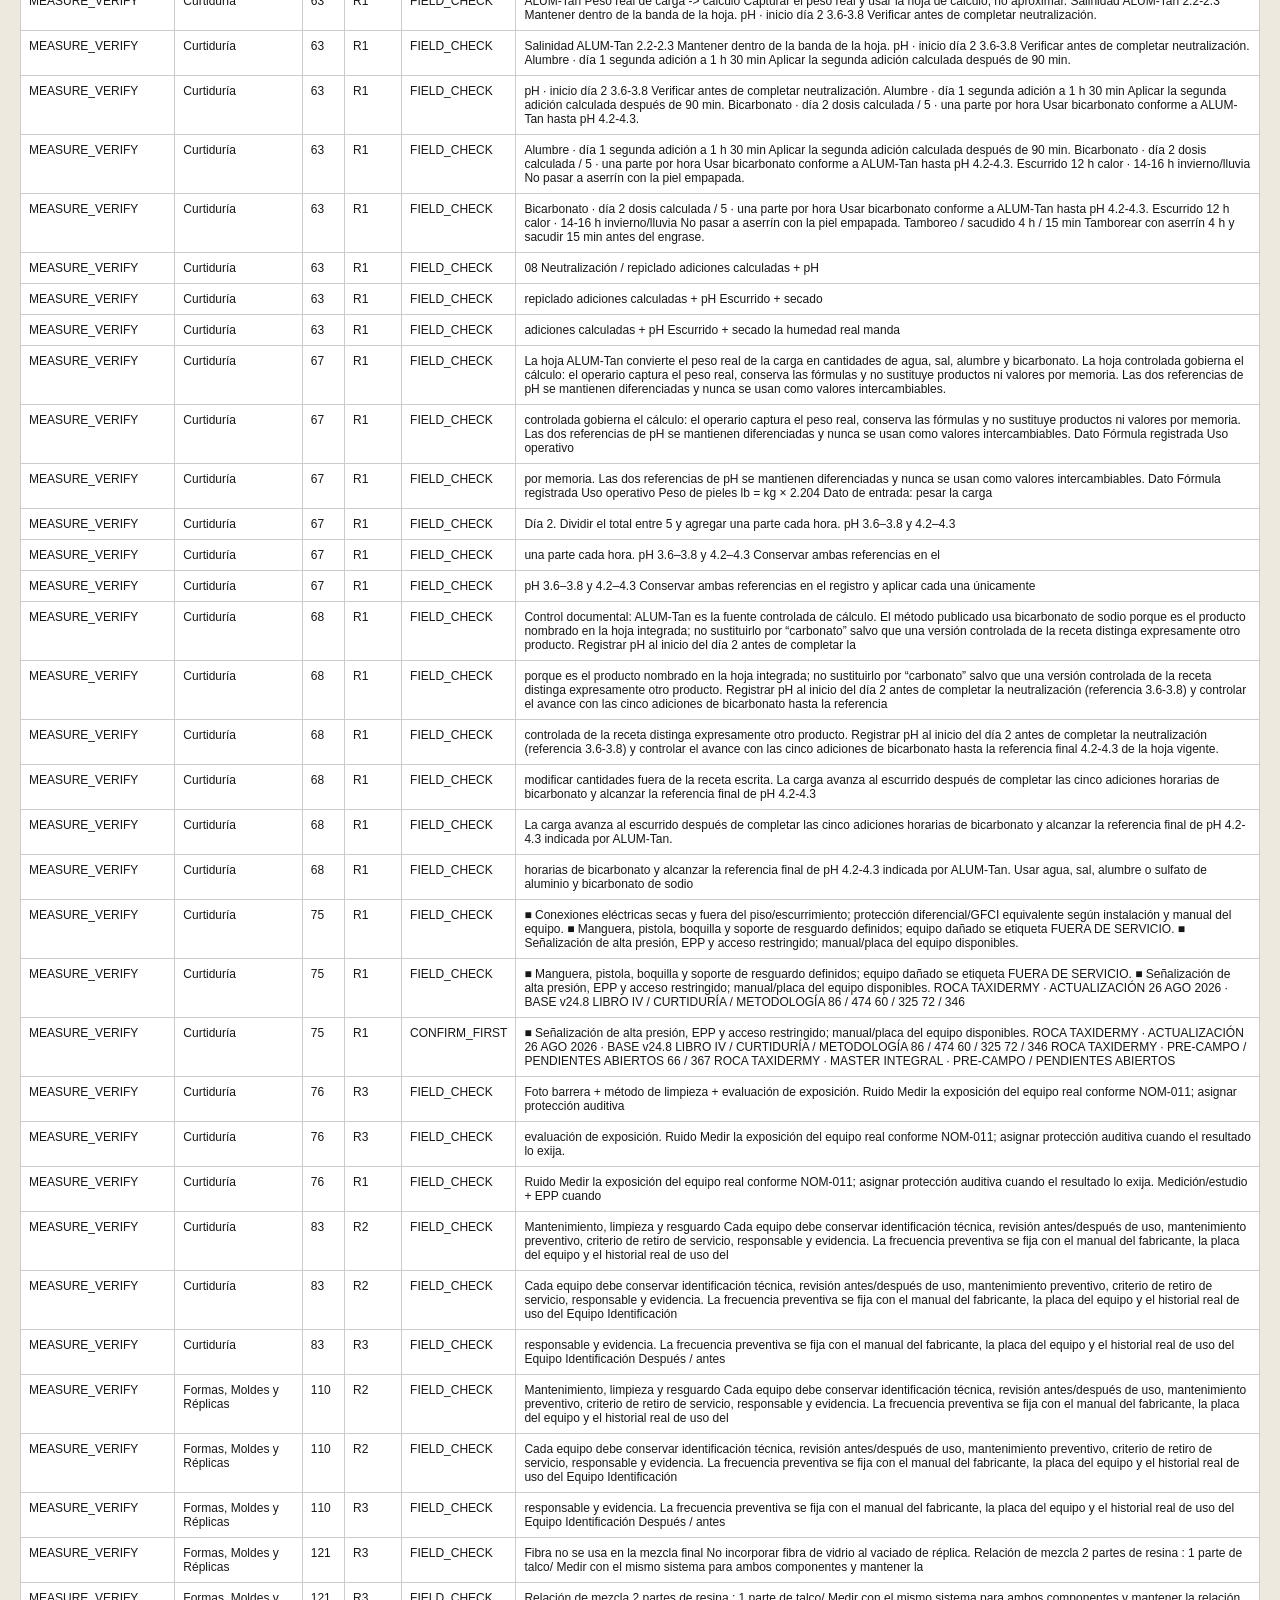
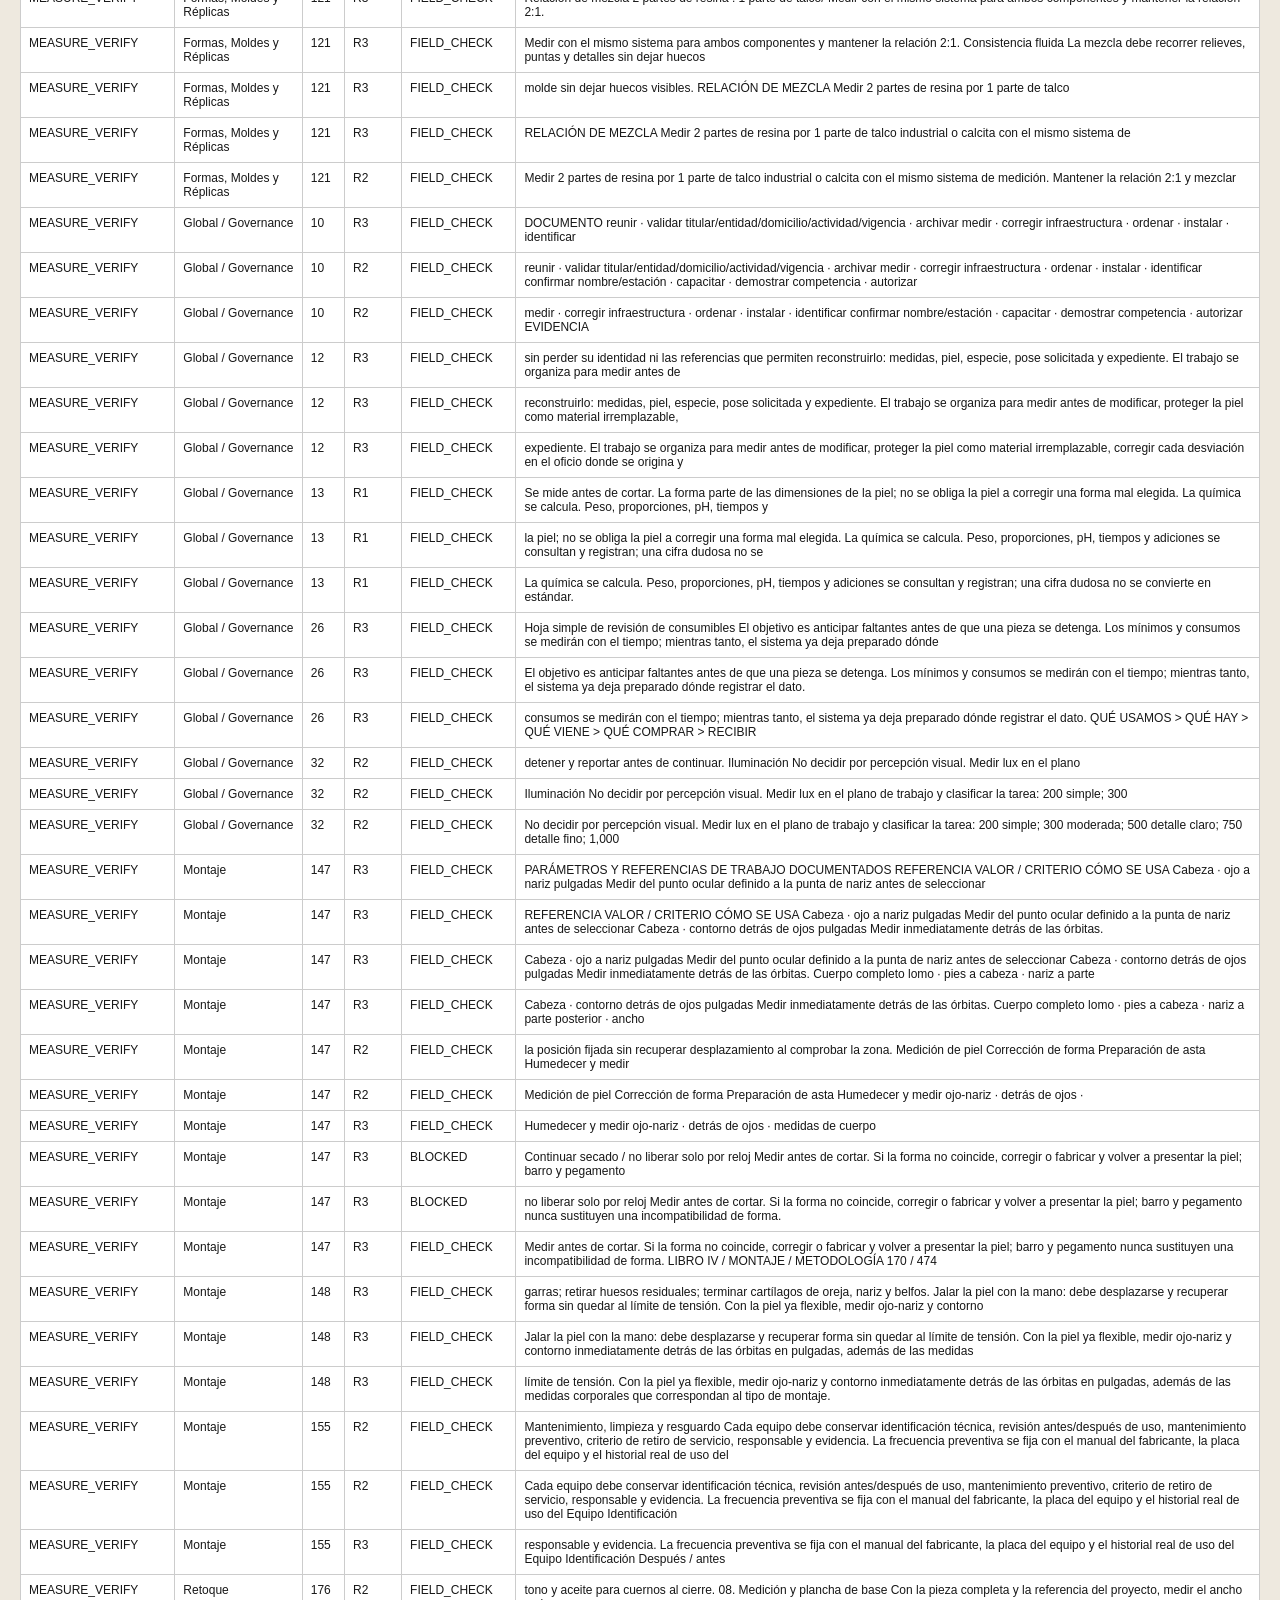
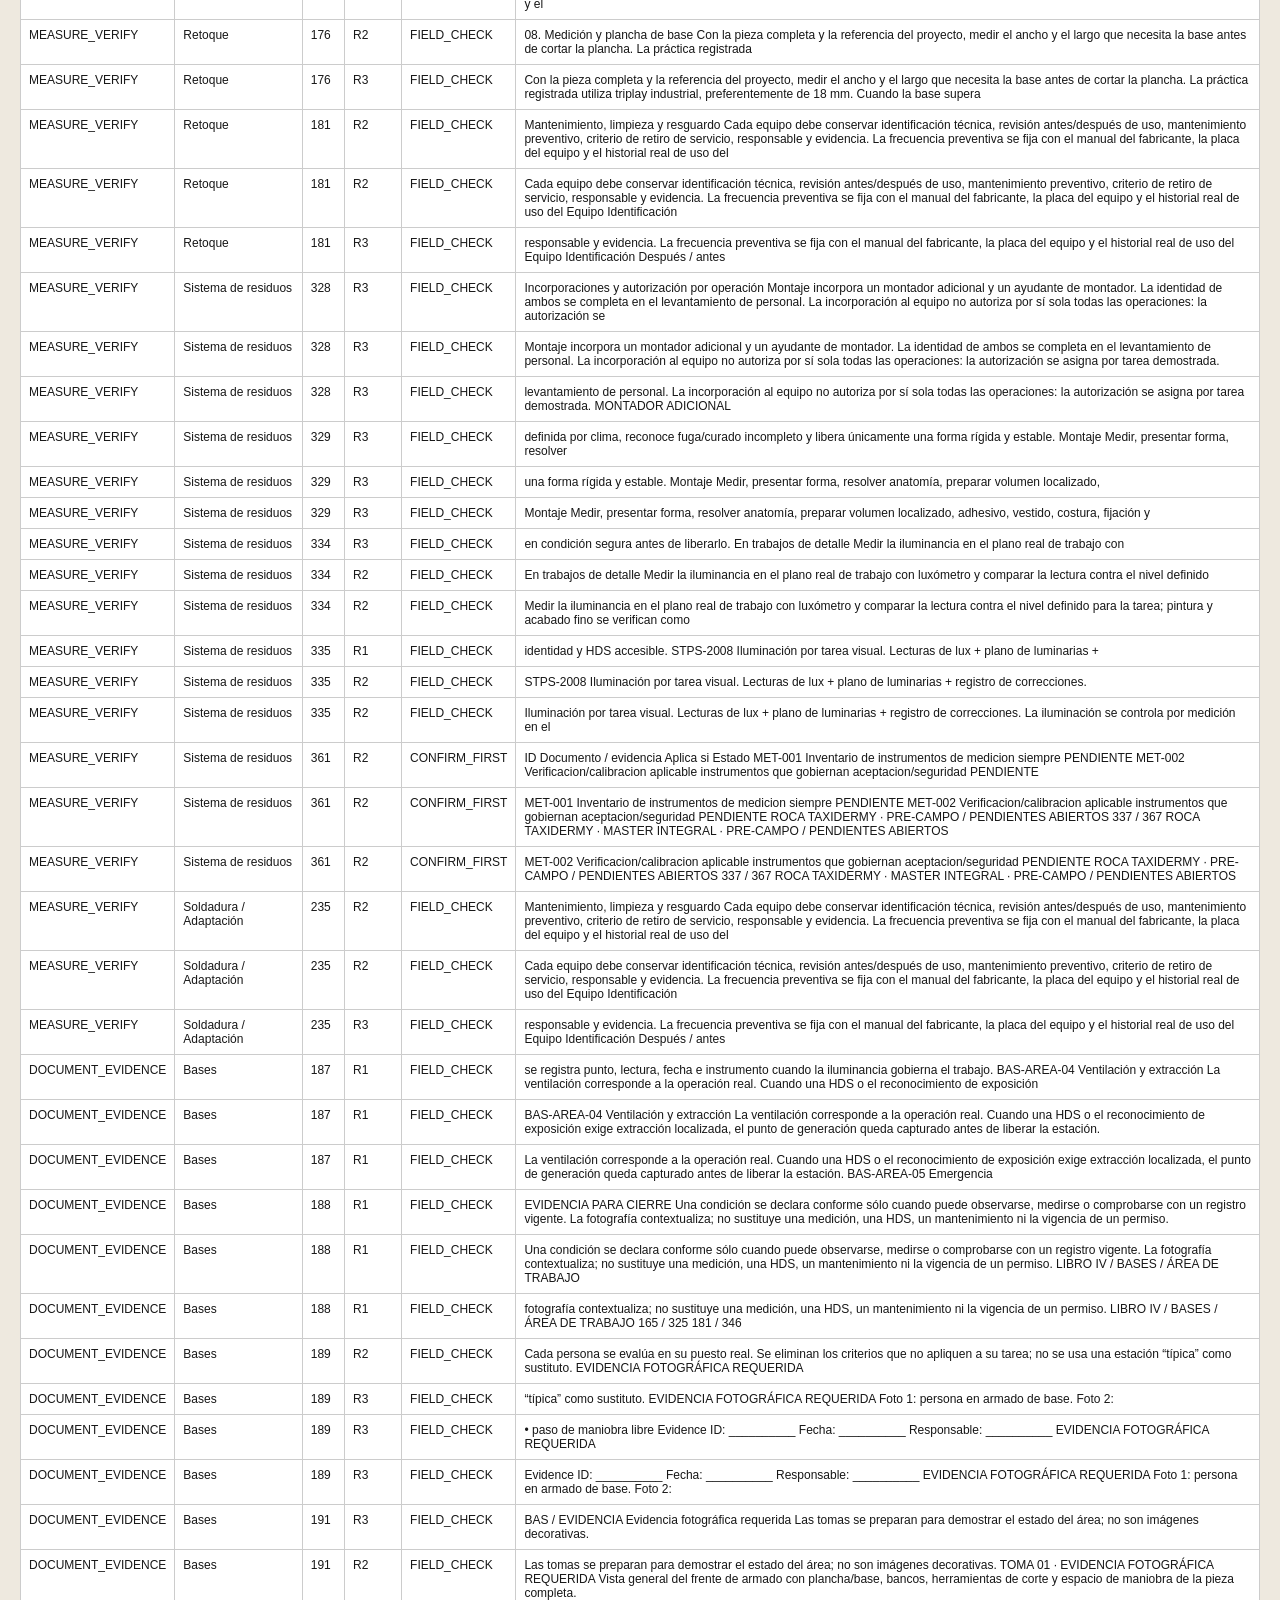
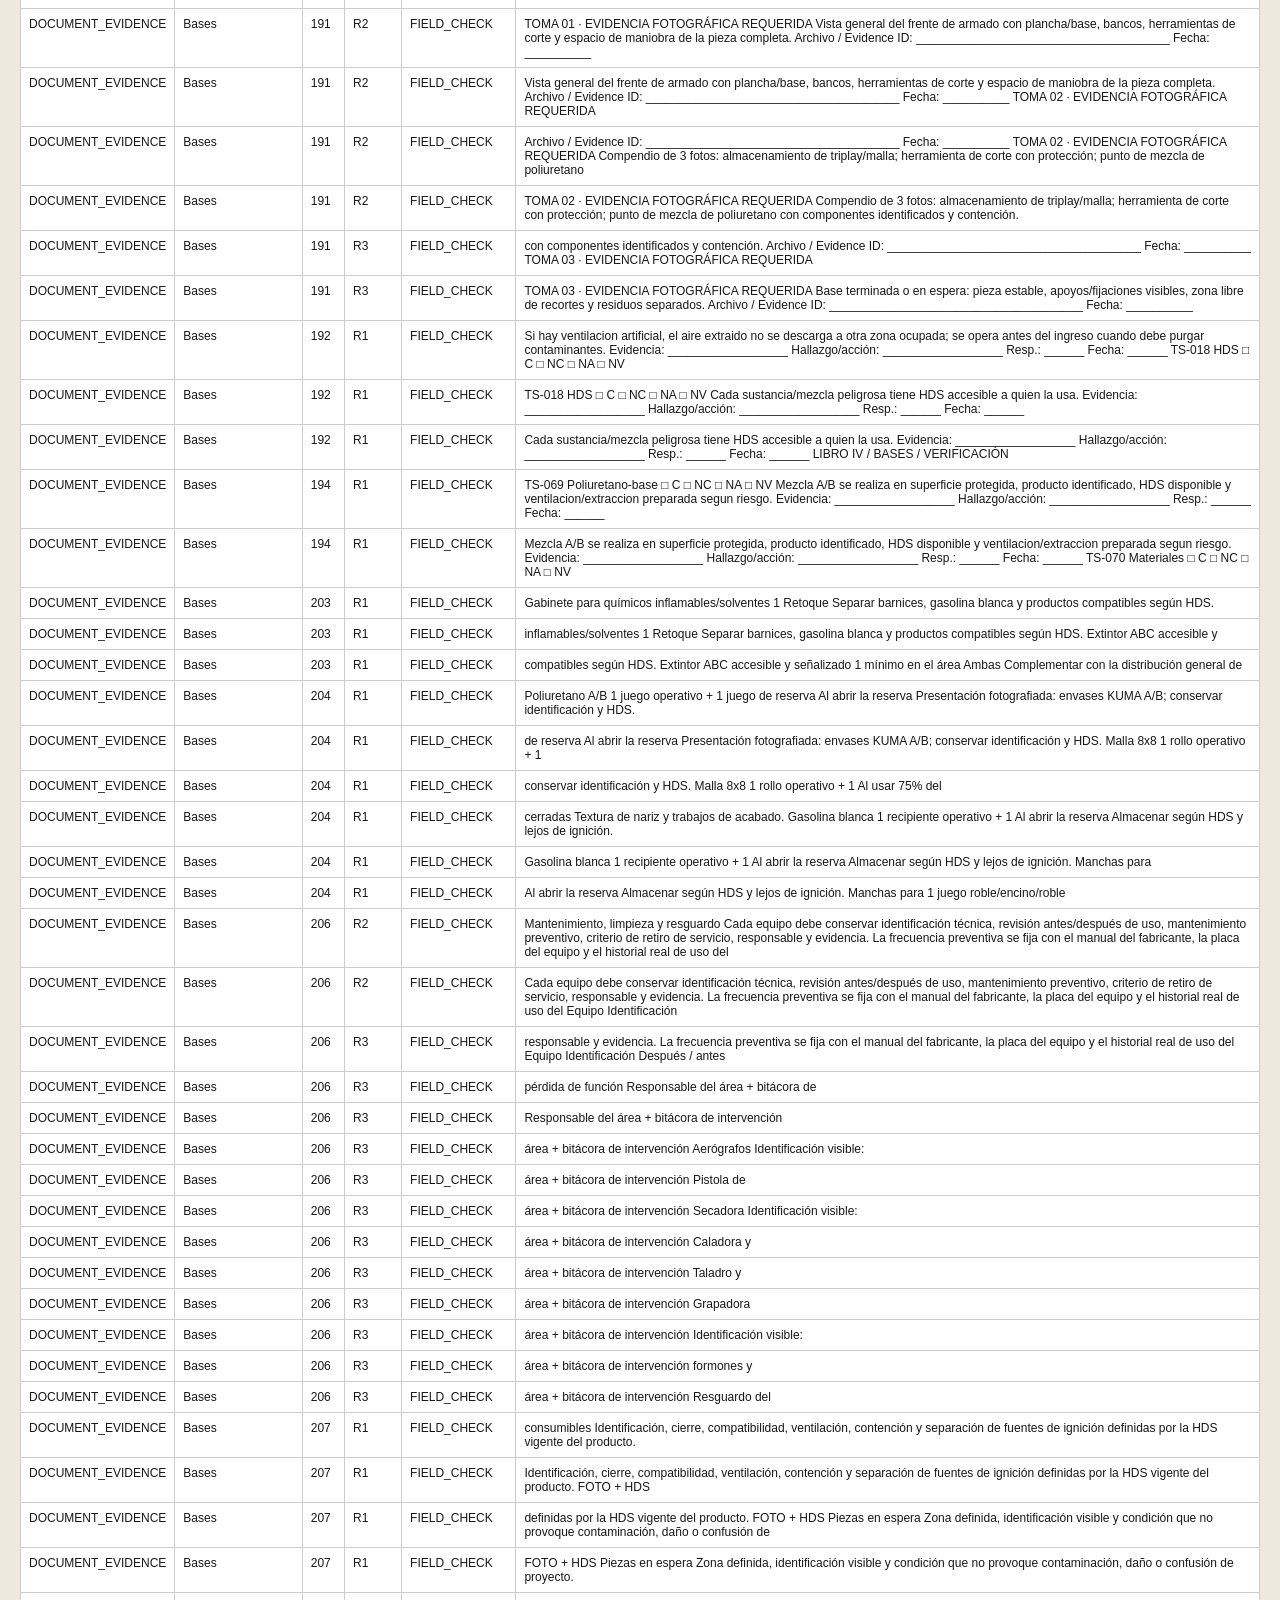
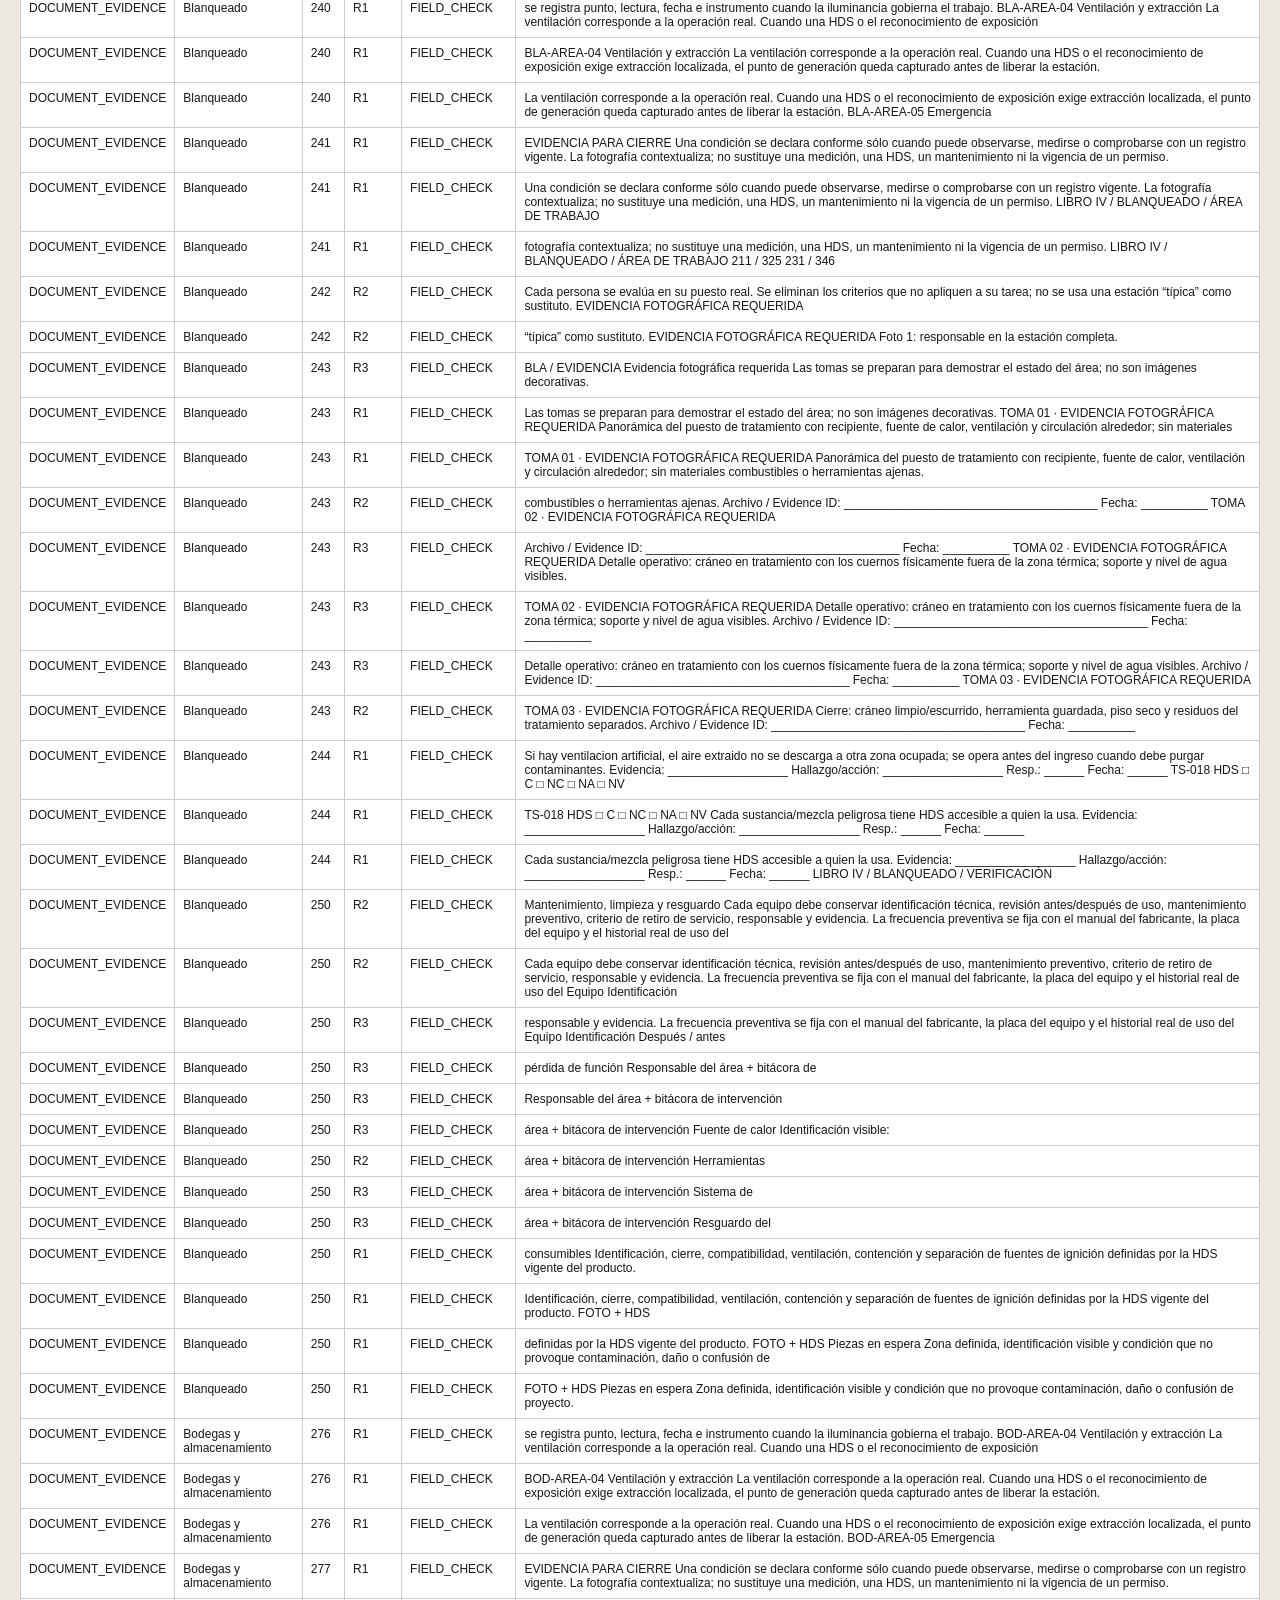
<file: generated/roca-391/action-board.html>
<!doctype html><html lang="es"><head><meta charset="utf-8"><meta name="robots" content="noindex,nofollow"><meta name="viewport" content="width=device-width,initial-scale=1"><title>ROCA · Acciones</title><style>body{font-family:Arial,sans-serif;margin:0;background:#eee9df;color:#171717}header{position:sticky;top:0;background:#17232e;color:#fff;padding:16px 20px;z-index:4}header a{color:#fff}.small{font-size:12px;color:#ddd}main{padding:20px;max-width:1600px;margin:auto}.summary{display:grid;grid-template-columns:repeat(auto-fit,minmax(150px,1fr));gap:8px;margin:12px 0}.card{background:#fff;border:1px solid #bbb;padding:10px}.card b{display:block;font-size:20px}.filters{display:flex;gap:7px;flex-wrap:wrap;margin:12px 0}.filters button{padding:7px 9px;border:1px solid #999;background:#fff;cursor:pointer}.filters button.active{background:#17232e;color:#fff}table{width:100%;border-collapse:collapse;background:#fff;font-size:12px}th,td{border:1px solid #ccc;padding:8px;vertical-align:top;text-align:left}th{position:sticky;top:93px;background:#f7f4ee}.legend{font-size:12px;margin:8px 0 14px;color:#555}</style></head><body><header><b>ROCA · QUÉ COMPRAR / QUÉ MEJORAR / QUÉ MEDIR</b><div class="small">1001 hallazgos compactados · BUY_CANDIDATE ≠ compra aprobada · <a href="purchase-board.html">COMPRAS</a> · <a href="raw-mirror.html">PDF→HTML RAW</a> · <a href="exceptions.json">EXCEPCIONES</a></div></header><main><div class="summary"><div class="card"><span>Bases</span><b>67</b><small>11 compra · 3 mejora · 3 medir · 50 evidencia</small></div><div class="card"><span>Curtiduría</span><b>96</b><small>3 compra · 6 mejora · 35 medir · 52 evidencia</small></div><div class="card"><span>Global / Governance</span><b>98</b><small>4 compra · 9 mejora · 15 medir · 70 evidencia</small></div><div class="card"><span>Retoque</span><b>56</b><small>3 compra · 6 mejora · 6 medir · 41 evidencia</small></div><div class="card"><span>Blanqueado</span><b>38</b><small>0 compra · 3 mejora · 3 medir · 32 evidencia</small></div><div class="card"><span>Bodegas y almacenamiento</span><b>20</b><small>0 compra · 3 mejora · 0 medir · 17 evidencia</small></div><div class="card"><span>Carpintería / Embalaje</span><b>43</b><small>0 compra · 19 mejora · 3 medir · 19 evidencia</small></div><div class="card"><span>Circulaciones, accesos y rutas</span><b>25</b><small>0 compra · 6 mejora · 3 medir · 16 evidencia</small></div><div class="card"><span>Comedor</span><b>25</b><small>0 compra · 9 mejora · 0 medir · 16 evidencia</small></div><div class="card"><span>Exterior, carga y preparación</span><b>23</b><small>0 compra · 3 mejora · 0 medir · 17 evidencia</small></div><div class="card"><span>Formas, Moldes y Réplicas</span><b>66</b><small>0 compra · 9 mejora · 9 medir · 45 evidencia</small></div><div class="card"><span>Montaje</span><b>70</b><small>0 compra · 6 mejora · 16 medir · 45 evidencia</small></div><div class="card"><span>Oficina / BIWO / ERP / Comercio</span><b>34</b><small>0 compra · 3 mejora · 0 medir · 31 evidencia</small></div><div class="card"><span>Recepción</span><b>40</b><small>0 compra · 3 mejora · 0 medir · 37 evidencia</small></div><div class="card"><span>Sala de exhibición</span><b>20</b><small>0 compra · 3 mejora · 0 medir · 17 evidencia</small></div><div class="card"><span>Servicios sanitarios</span><b>24</b><small>0 compra · 6 mejora · 0 medir · 18 evidencia</small></div><div class="card"><span>Sistema de residuos</span><b>210</b><small>0 compra · 15 mejora · 15 medir · 177 evidencia</small></div><div class="card"><span>Soldadura / Adaptación</span><b>46</b><small>0 compra · 6 mejora · 3 medir · 35 evidencia</small></div></div><div class="legend">FIELD_CHECK = revisar físicamente. CONFIRM_FIRST = confirmar inventario/vigencia antes de actuar. BLOCKED = conflicto o método no liberado.</div><div class="filters" id="kind"><button class="active" data-kind="ALL">ALL</button><button class="" data-kind="BUY_CANDIDATE">BUY_CANDIDATE</button><button class="" data-kind="INSTALL_OR_IMPROVE">INSTALL_OR_IMPROVE</button><button class="" data-kind="MEASURE_VERIFY">MEASURE_VERIFY</button><button class="" data-kind="DOCUMENT_EVIDENCE">DOCUMENT_EVIDENCE</button><button class="" data-kind="CONFLICT_REVIEW">CONFLICT_REVIEW</button></div><div class="filters" id="area"><button class="active" data-area="ALL">ALL</button><button class="" data-area="BAS">Bases</button><button class="" data-area="CUR">Curtiduría</button><button class="" data-area="GLOBAL">Global / Governance</button><button class="" data-area="RET">Retoque</button><button class="" data-area="BLA">Blanqueado</button><button class="" data-area="BOD">Bodegas y almacenamiento</button><button class="" data-area="CAR">Carpintería / Embalaje</button><button class="" data-area="RUT">Circulaciones, accesos y rutas</button><button class="" data-area="COM">Comedor</button><button class="" data-area="EXT">Exterior, carga y preparación</button><button class="" data-area="FMR">Formas, Moldes y Réplicas</button><button class="" data-area="MON">Montaje</button><button class="" data-area="ERP">Oficina / BIWO / ERP / Comercio</button><button class="" data-area="REC">Recepción</button><button class="" data-area="EXH">Sala de exhibición</button><button class="" data-area="SAN">Servicios sanitarios</button><button class="" data-area="RES">Sistema de residuos</button><button class="" data-area="SOL">Soldadura / Adaptación</button></div><table><thead><tr><th>Clase</th><th>Área</th><th>Pág.</th><th>Riesgo</th><th>Estado</th><th>Hallazgo fuente</th></tr></thead><tbody><tr data-area="BAS" data-kind="BUY_CANDIDATE"><td>BUY_CANDIDATE</td><td>Bases</td><td>202</td><td>R3</td><td>CONFIRM_FIRST</td><td>personales iguales, equipo compartido del área y stock de consumibles. Las cantidades son un objetivo operativo inicial y deberán ajustarse con el consumo real del taller. Kit individual recomendado · 4 kits iguales</td></tr><tr data-area="BAS" data-kind="BUY_CANDIDATE"><td>BUY_CANDIDATE</td><td>Bases</td><td>202</td><td>R3</td><td>CONFIRM_FIRST</td><td>y deberán ajustarse con el consumo real del taller. Kit individual recomendado · 4 kits iguales Categoría Elemento Por</td></tr><tr data-area="BAS" data-kind="BUY_CANDIDATE"><td>BUY_CANDIDATE</td><td>Bases</td><td>202</td><td>R3</td><td>CONFIRM_FIRST</td><td>Kit individual recomendado · 4 kits iguales Categoría Elemento Por x4 Uso / criterio</td></tr><tr data-area="BAS" data-kind="BUY_CANDIDATE"><td>BUY_CANDIDATE</td><td>Bases</td><td>203</td><td>R3</td><td>FIELD_CHECK</td><td>y el producto utilizados en la tarea. Equipo compartido del área · disponible para los 4 Equipo Cantidad objetivo Área Regla de disponibilidad</td></tr><tr data-area="BAS" data-kind="BUY_CANDIDATE"><td>BUY_CANDIDATE</td><td>Bases</td><td>203</td><td>R3</td><td>FIELD_CHECK</td><td>Equipo compartido del área · disponible para los 4 Equipo Cantidad objetivo Área Regla de disponibilidad Compresor y línea de aire</td></tr><tr data-area="BAS" data-kind="BUY_CANDIDATE"><td>BUY_CANDIDATE</td><td>Bases</td><td>203</td><td>R3</td><td>FIELD_CHECK</td><td>Equipo Cantidad objetivo Área Regla de disponibilidad Compresor y línea de aire 1 sistema central con</td></tr><tr data-area="BAS" data-kind="BUY_CANDIDATE"><td>BUY_CANDIDATE</td><td>Bases</td><td>203</td><td>R1</td><td>FIELD_CHECK</td><td>Mesa/banco de armado de bases 2 Bases Dos frentes de trabajo simultáneos. Gabinete para químicos</td></tr><tr data-area="BAS" data-kind="BUY_CANDIDATE"><td>BUY_CANDIDATE</td><td>Bases</td><td>203</td><td>R1</td><td>FIELD_CHECK</td><td>bases 2 Bases Dos frentes de trabajo simultáneos. Gabinete para químicos inflamables/solventes 1 Retoque Separar barnices, gasolina blanca y productos</td></tr><tr data-area="BAS" data-kind="BUY_CANDIDATE"><td>BUY_CANDIDATE</td><td>Bases</td><td>203</td><td>R1</td><td>FIELD_CHECK</td><td>Gabinete para químicos inflamables/solventes 1 Retoque Separar barnices, gasolina blanca y productos compatibles según HDS.</td></tr><tr data-area="BAS" data-kind="BUY_CANDIDATE"><td>BUY_CANDIDATE</td><td>Bases</td><td>204</td><td>R3</td><td>CONFIRM_FIRST</td><td>Consumibles y stock mínimo recomendado Consumible Stock objetivo inicial Punto de reposición Nota</td></tr><tr data-area="BAS" data-kind="BUY_CANDIDATE"><td>BUY_CANDIDATE</td><td>Bases</td><td>204</td><td>R3</td><td>CONFIRM_FIRST</td><td>Consumible Stock objetivo inicial Punto de reposición Nota Grapas 4 cajas + 1 reserva Al quedar 1 caja</td></tr><tr data-area="CUR" data-kind="BUY_CANDIDATE"><td>BUY_CANDIDATE</td><td>Curtiduría</td><td>75</td><td>R1</td><td>FIELD_CHECK</td><td>ejemplos desde ~1,800-1,950 psi y operadores experimentados reportan equipos mayores. No comprar/operar por PSI solo. Registrar marca/modelo/placa y validar la presión</td></tr><tr data-area="CUR" data-kind="BUY_CANDIDATE"><td>BUY_CANDIDATE</td><td>Curtiduría</td><td>75</td><td>R1</td><td>FIELD_CHECK</td><td>experimentados reportan equipos mayores. No comprar/operar por PSI solo. Registrar marca/modelo/placa y validar la presión útil en piel real o material de prueba.</td></tr><tr data-area="CUR" data-kind="BUY_CANDIDATE"><td>BUY_CANDIDATE</td><td>Curtiduría</td><td>75</td><td>R1</td><td>FIELD_CHECK</td><td>No comprar/operar por PSI solo. Registrar marca/modelo/placa y validar la presión útil en piel real o material de prueba. Boquilla Rotativa / turbo es la configuración más repetida en</td></tr><tr data-area="GLOBAL" data-kind="BUY_CANDIDATE"><td>BUY_CANDIDATE</td><td>Global / Governance</td><td>26</td><td>R3</td><td>FIELD_CHECK</td><td>consumos se medirán con el tiempo; mientras tanto, el sistema ya deja preparado dónde registrar el dato. QUÉ USAMOS &gt; QUÉ HAY &gt; QUÉ VIENE &gt; QUÉ COMPRAR &gt; RECIBIR</td></tr><tr data-area="GLOBAL" data-kind="BUY_CANDIDATE"><td>BUY_CANDIDATE</td><td>Global / Governance</td><td>26</td><td>R3</td><td>FIELD_CHECK</td><td>registrar el dato. QUÉ USAMOS &gt; QUÉ HAY &gt; QUÉ VIENE &gt; QUÉ COMPRAR &gt; RECIBIR Consumible Existencia Trabajo próximo Mínimo Comprar Pedido Recibido</td></tr><tr data-area="GLOBAL" data-kind="BUY_CANDIDATE"><td>BUY_CANDIDATE</td><td>Global / Governance</td><td>26</td><td>R3</td><td>FIELD_CHECK</td><td>QUÉ USAMOS &gt; QUÉ HAY &gt; QUÉ VIENE &gt; QUÉ COMPRAR &gt; RECIBIR Consumible Existencia Trabajo próximo Mínimo Comprar Pedido Recibido ________________ [ ] [ ]</td></tr><tr data-area="GLOBAL" data-kind="BUY_CANDIDATE"><td>BUY_CANDIDATE</td><td>Global / Governance</td><td>26</td><td>R3</td><td>FIELD_CHECK</td><td>Consumible Existencia Trabajo próximo Mínimo Comprar Pedido Recibido ________________ [ ] [ ] ________________ [ ] [ ]</td></tr><tr data-area="RET" data-kind="BUY_CANDIDATE"><td>BUY_CANDIDATE</td><td>Retoque</td><td>180</td><td>R3</td><td>CONFIRM_FIRST</td><td>personales iguales, equipo compartido del área y stock de consumibles. Las cantidades son un objetivo operativo inicial y deberán ajustarse con el consumo real del taller. Kit individual recomendado · 4 kits iguales</td></tr><tr data-area="RET" data-kind="BUY_CANDIDATE"><td>BUY_CANDIDATE</td><td>Retoque</td><td>180</td><td>R3</td><td>CONFIRM_FIRST</td><td>y deberán ajustarse con el consumo real del taller. Kit individual recomendado · 4 kits iguales Categoría Elemento Por</td></tr><tr data-area="RET" data-kind="BUY_CANDIDATE"><td>BUY_CANDIDATE</td><td>Retoque</td><td>180</td><td>R3</td><td>CONFIRM_FIRST</td><td>Kit individual recomendado · 4 kits iguales Categoría Elemento Por x4 Uso / criterio</td></tr><tr data-area="BAS" data-kind="INSTALL_OR_IMPROVE"><td>INSTALL_OR_IMPROVE</td><td>Bases</td><td>187</td><td>R1</td><td>FIELD_CHECK</td><td>BAS-AREA-04 Ventilación y extracción La ventilación corresponde a la operación real. Cuando una HDS o el reconocimiento de exposición exige extracción localizada, el punto de generación queda capturado antes de liberar la estación.</td></tr><tr data-area="BAS" data-kind="INSTALL_OR_IMPROVE"><td>INSTALL_OR_IMPROVE</td><td>Bases</td><td>187</td><td>R1</td><td>FIELD_CHECK</td><td>La ventilación corresponde a la operación real. Cuando una HDS o el reconocimiento de exposición exige extracción localizada, el punto de generación queda capturado antes de liberar la estación. BAS-AREA-05 Emergencia</td></tr><tr data-area="BAS" data-kind="INSTALL_OR_IMPROVE"><td>INSTALL_OR_IMPROVE</td><td>Bases</td><td>187</td><td>R1</td><td>FIELD_CHECK</td><td>exige extracción localizada, el punto de generación queda capturado antes de liberar la estación. BAS-AREA-05 Emergencia La cobertura contra incendio, señalización, rutas y medios de respuesta permanecen visibles, accesibles y</td></tr><tr data-area="BLA" data-kind="INSTALL_OR_IMPROVE"><td>INSTALL_OR_IMPROVE</td><td>Blanqueado</td><td>240</td><td>R1</td><td>FIELD_CHECK</td><td>BLA-AREA-04 Ventilación y extracción La ventilación corresponde a la operación real. Cuando una HDS o el reconocimiento de exposición exige extracción localizada, el punto de generación queda capturado antes de liberar la estación.</td></tr><tr data-area="BLA" data-kind="INSTALL_OR_IMPROVE"><td>INSTALL_OR_IMPROVE</td><td>Blanqueado</td><td>240</td><td>R1</td><td>FIELD_CHECK</td><td>La ventilación corresponde a la operación real. Cuando una HDS o el reconocimiento de exposición exige extracción localizada, el punto de generación queda capturado antes de liberar la estación. BLA-AREA-05 Emergencia</td></tr><tr data-area="BLA" data-kind="INSTALL_OR_IMPROVE"><td>INSTALL_OR_IMPROVE</td><td>Blanqueado</td><td>240</td><td>R1</td><td>FIELD_CHECK</td><td>exige extracción localizada, el punto de generación queda capturado antes de liberar la estación. BLA-AREA-05 Emergencia La cobertura contra incendio, señalización, rutas y medios de respuesta permanecen visibles, accesibles y</td></tr><tr data-area="BOD" data-kind="INSTALL_OR_IMPROVE"><td>INSTALL_OR_IMPROVE</td><td>Bodegas y almacenamiento</td><td>276</td><td>R1</td><td>FIELD_CHECK</td><td>BOD-AREA-04 Ventilación y extracción La ventilación corresponde a la operación real. Cuando una HDS o el reconocimiento de exposición exige extracción localizada, el punto de generación queda capturado antes de liberar la estación.</td></tr><tr data-area="BOD" data-kind="INSTALL_OR_IMPROVE"><td>INSTALL_OR_IMPROVE</td><td>Bodegas y almacenamiento</td><td>276</td><td>R1</td><td>FIELD_CHECK</td><td>La ventilación corresponde a la operación real. Cuando una HDS o el reconocimiento de exposición exige extracción localizada, el punto de generación queda capturado antes de liberar la estación. BOD-AREA-05 Emergencia</td></tr><tr data-area="BOD" data-kind="INSTALL_OR_IMPROVE"><td>INSTALL_OR_IMPROVE</td><td>Bodegas y almacenamiento</td><td>276</td><td>R1</td><td>FIELD_CHECK</td><td>exige extracción localizada, el punto de generación queda capturado antes de liberar la estación. BOD-AREA-05 Emergencia La cobertura contra incendio, señalización, rutas y medios de respuesta permanecen visibles, accesibles y</td></tr><tr data-area="CAR" data-kind="INSTALL_OR_IMPROVE"><td>INSTALL_OR_IMPROVE</td><td>Carpintería / Embalaje</td><td>212</td><td>R1</td><td>FIELD_CHECK</td><td>CAR-AREA-04 Ventilación y extracción La ventilación corresponde a la operación real. Cuando una HDS o el reconocimiento de exposición exige extracción localizada, el punto de generación queda capturado antes de liberar la estación.</td></tr><tr data-area="CAR" data-kind="INSTALL_OR_IMPROVE"><td>INSTALL_OR_IMPROVE</td><td>Carpintería / Embalaje</td><td>212</td><td>R1</td><td>FIELD_CHECK</td><td>La ventilación corresponde a la operación real. Cuando una HDS o el reconocimiento de exposición exige extracción localizada, el punto de generación queda capturado antes de liberar la estación. CAR-AREA-05 Emergencia</td></tr><tr data-area="CAR" data-kind="INSTALL_OR_IMPROVE"><td>INSTALL_OR_IMPROVE</td><td>Carpintería / Embalaje</td><td>212</td><td>R1</td><td>FIELD_CHECK</td><td>exige extracción localizada, el punto de generación queda capturado antes de liberar la estación. CAR-AREA-05 Emergencia La cobertura contra incendio, señalización, rutas y medios de respuesta permanecen visibles, accesibles y</td></tr><tr data-area="CAR" data-kind="INSTALL_OR_IMPROVE"><td>INSTALL_OR_IMPROVE</td><td>Carpintería / Embalaje</td><td>213</td><td>R1</td><td>FIELD_CHECK</td><td>CAR-AREA-08 Corte y polvo Banco, sierra/caladora y herramientas de corte permanecen estables y protegidos. El aserrín/polvo se captura o retira en origen y no migra a pintura/solventes.</td></tr><tr data-area="CAR" data-kind="INSTALL_OR_IMPROVE"><td>INSTALL_OR_IMPROVE</td><td>Carpintería / Embalaje</td><td>213</td><td>R1</td><td>FIELD_CHECK</td><td>Banco, sierra/caladora y herramientas de corte permanecen estables y protegidos. El aserrín/polvo se captura o retira en origen y no migra a pintura/solventes. CAR-AREA-09 Madera y herrajes</td></tr><tr data-area="CAR" data-kind="INSTALL_OR_IMPROVE"><td>INSTALL_OR_IMPROVE</td><td>Carpintería / Embalaje</td><td>213</td><td>R1</td><td>FIELD_CHECK</td><td>captura o retira en origen y no migra a pintura/solventes. CAR-AREA-09 Madera y herrajes Triplay/madera se almacena estable, con piezas pesadas abajo; herrajes y consumibles quedan</td></tr><tr data-area="CAR" data-kind="INSTALL_OR_IMPROVE"><td>INSTALL_OR_IMPROVE</td><td>Carpintería / Embalaje</td><td>214</td><td>R1</td><td>FIELD_CHECK</td><td>• polvo/aserrín retirado o capturado • separación del retoque químico • ruta de carga libre</td></tr><tr data-area="CAR" data-kind="INSTALL_OR_IMPROVE"><td>INSTALL_OR_IMPROVE</td><td>Carpintería / Embalaje</td><td>214</td><td>R1</td><td>FIELD_CHECK</td><td>• separación del retoque químico • ruta de carga libre Evidence ID: __________ Fecha: __________ Responsable: __________</td></tr><tr data-area="CAR" data-kind="INSTALL_OR_IMPROVE"><td>INSTALL_OR_IMPROVE</td><td>Carpintería / Embalaje</td><td>214</td><td>R3</td><td>FIELD_CHECK</td><td>• ruta de carga libre Evidence ID: __________ Fecha: __________ Responsable: __________ ROCA TAXIDERMY / CARPINTERÍA, CORTE Y EMBALAJE / ÁREA DE TRABAJO</td></tr><tr data-area="CAR" data-kind="INSTALL_OR_IMPROVE"><td>INSTALL_OR_IMPROVE</td><td>Carpintería / Embalaje</td><td>218</td><td>R2</td><td>FIELD_CHECK</td><td>Evidencia: __________________ Hallazgo/acción: __________________ Resp.: ______ Fecha: ______ TS-074 Banco □ C □ NC □ NA □ NV Banco fijo de corte/armado estable, sin invadir pasillo.</td></tr><tr data-area="CAR" data-kind="INSTALL_OR_IMPROVE"><td>INSTALL_OR_IMPROVE</td><td>Carpintería / Embalaje</td><td>218</td><td>R2</td><td>FIELD_CHECK</td><td>TS-074 Banco □ C □ NC □ NA □ NV Banco fijo de corte/armado estable, sin invadir pasillo. Evidencia: __________________ Hallazgo/acción: __________________ Resp.: ______ Fecha: ______</td></tr><tr data-area="CAR" data-kind="INSTALL_OR_IMPROVE"><td>INSTALL_OR_IMPROVE</td><td>Carpintería / Embalaje</td><td>218</td><td>R2</td><td>FIELD_CHECK</td><td>Banco fijo de corte/armado estable, sin invadir pasillo. Evidencia: __________________ Hallazgo/acción: __________________ Resp.: ______ Fecha: ______ TS-075 Rack-madera □ C □ NC □ NA □ NV</td></tr><tr data-area="CAR" data-kind="INSTALL_OR_IMPROVE"><td>INSTALL_OR_IMPROVE</td><td>Carpintería / Embalaje</td><td>218</td><td>R2</td><td>FIELD_CHECK</td><td>TS-075 Rack-madera □ C □ NC □ NA □ NV Madera/triplay en rack estable; paneles pesados abajo/asegurados; capacidad definida. Evidencia: __________________ Hallazgo/acción: __________________ Resp.: ______ Fecha: ______</td></tr><tr data-area="CAR" data-kind="INSTALL_OR_IMPROVE"><td>INSTALL_OR_IMPROVE</td><td>Carpintería / Embalaje</td><td>218</td><td>R2</td><td>FIELD_CHECK</td><td>Madera/triplay en rack estable; paneles pesados abajo/asegurados; capacidad definida. Evidencia: __________________ Hallazgo/acción: __________________ Resp.: ______ Fecha: ______ TS-076 Herrajes □ C □ NC □ NA □ NV</td></tr><tr data-area="CAR" data-kind="INSTALL_OR_IMPROVE"><td>INSTALL_OR_IMPROVE</td><td>Carpintería / Embalaje</td><td>218</td><td>R1</td><td>FIELD_CHECK</td><td>TS-078 Extraccion-polvo □ C □ NC □ NA □ NV Corte/lijado que genere polvo de madera cuenta con captura/extraccion local en el origen o control tecnico equivalente justificado. Evidencia: __________________ Hallazgo/acción: __________________ Resp.: ______ Fecha: ______</td></tr><tr data-area="CAR" data-kind="INSTALL_OR_IMPROVE"><td>INSTALL_OR_IMPROVE</td><td>Carpintería / Embalaje</td><td>218</td><td>R1</td><td>FIELD_CHECK</td><td>Corte/lijado que genere polvo de madera cuenta con captura/extraccion local en el origen o control tecnico equivalente justificado. Evidencia: __________________ Hallazgo/acción: __________________ Resp.: ______ Fecha: ______ TS-079 Residuos-polvo □ C □ NC □ NA □ NV</td></tr><tr data-area="CAR" data-kind="INSTALL_OR_IMPROVE"><td>INSTALL_OR_IMPROVE</td><td>Carpintería / Embalaje</td><td>221</td><td>R2</td><td>FIELD_CHECK</td><td>Madera / triplay Rack definido; material pesado abajo; recortes útiles separados de residuo. Herramienta Sierras, caladora, taladro y esmeril con guarda/estado verificado y método FUERA DE SERVICIO. Polvo / aserrín Captura en origen cuando la operación lo genere; limpieza sin dispersar polvo al área de Retoque.</td></tr><tr data-area="CAR" data-kind="INSTALL_OR_IMPROVE"><td>INSTALL_OR_IMPROVE</td><td>Carpintería / Embalaje</td><td>221</td><td>R1</td><td>FIELD_CHECK</td><td>Herramienta Sierras, caladora, taladro y esmeril con guarda/estado verificado y método FUERA DE SERVICIO. Polvo / aserrín Captura en origen cuando la operación lo genere; limpieza sin dispersar polvo al área de Retoque. Electricidad Cables, extensiones y conexiones fuera de circulación y sin improvisación.</td></tr><tr data-area="CAR" data-kind="INSTALL_OR_IMPROVE"><td>INSTALL_OR_IMPROVE</td><td>Carpintería / Embalaje</td><td>221</td><td>R1</td><td>FIELD_CHECK</td><td>Polvo / aserrín Captura en origen cuando la operación lo genere; limpieza sin dispersar polvo al área de Retoque. Electricidad Cables, extensiones y conexiones fuera de circulación y sin improvisación. Iluminación Medir en el plano de corte/trazo; conservar el nivel definido por la tarea real.</td></tr><tr data-area="RUT" data-kind="INSTALL_OR_IMPROVE"><td>INSTALL_OR_IMPROVE</td><td>Circulaciones, accesos y rutas</td><td>313</td><td>R1</td><td>FIELD_CHECK</td><td>RUT-AREA-04 Ventilación y extracción La ventilación corresponde a la operación real. Cuando una HDS o el reconocimiento de exposición exige extracción localizada, el punto de generación queda capturado antes de liberar la estación.</td></tr><tr data-area="RUT" data-kind="INSTALL_OR_IMPROVE"><td>INSTALL_OR_IMPROVE</td><td>Circulaciones, accesos y rutas</td><td>313</td><td>R1</td><td>FIELD_CHECK</td><td>La ventilación corresponde a la operación real. Cuando una HDS o el reconocimiento de exposición exige extracción localizada, el punto de generación queda capturado antes de liberar la estación. RUT-AREA-05 Emergencia</td></tr><tr data-area="RUT" data-kind="INSTALL_OR_IMPROVE"><td>INSTALL_OR_IMPROVE</td><td>Circulaciones, accesos y rutas</td><td>313</td><td>R1</td><td>FIELD_CHECK</td><td>exige extracción localizada, el punto de generación queda capturado antes de liberar la estación. RUT-AREA-05 Emergencia La cobertura contra incendio, señalización, rutas y medios de respuesta permanecen visibles, accesibles y</td></tr><tr data-area="RUT" data-kind="INSTALL_OR_IMPROVE"><td>INSTALL_OR_IMPROVE</td><td>Circulaciones, accesos y rutas</td><td>316</td><td>R1</td><td>FIELD_CHECK</td><td>Evidencia: __________________ Hallazgo/acción: __________________ Resp.: ______ Fecha: ______ RUT-AREA-04 Ventilación y extracción □ C □ NC □ NA □ NV La ventilación corresponde a la operación real. Cuando una HDS o el reconocimiento de exposición exige extracción localizada, el punto de</td></tr><tr data-area="RUT" data-kind="INSTALL_OR_IMPROVE"><td>INSTALL_OR_IMPROVE</td><td>Circulaciones, accesos y rutas</td><td>316</td><td>R1</td><td>FIELD_CHECK</td><td>RUT-AREA-04 Ventilación y extracción □ C □ NC □ NA □ NV La ventilación corresponde a la operación real. Cuando una HDS o el reconocimiento de exposición exige extracción localizada, el punto de generación queda capturado antes de liberar la estación.</td></tr><tr data-area="RUT" data-kind="INSTALL_OR_IMPROVE"><td>INSTALL_OR_IMPROVE</td><td>Circulaciones, accesos y rutas</td><td>316</td><td>R1</td><td>FIELD_CHECK</td><td>La ventilación corresponde a la operación real. Cuando una HDS o el reconocimiento de exposición exige extracción localizada, el punto de generación queda capturado antes de liberar la estación. Evidencia: __________________ Hallazgo/acción: __________________ Resp.: ______ Fecha: ______</td></tr><tr data-area="COM" data-kind="INSTALL_OR_IMPROVE"><td>INSTALL_OR_IMPROVE</td><td>Comedor</td><td>295</td><td>R1</td><td>FIELD_CHECK</td><td>COM-AREA-04 Ventilación y extracción La ventilación corresponde a la operación real. Cuando una HDS o el reconocimiento de exposición exige extracción localizada, el punto de generación queda capturado antes de liberar la estación.</td></tr><tr data-area="COM" data-kind="INSTALL_OR_IMPROVE"><td>INSTALL_OR_IMPROVE</td><td>Comedor</td><td>295</td><td>R1</td><td>FIELD_CHECK</td><td>La ventilación corresponde a la operación real. Cuando una HDS o el reconocimiento de exposición exige extracción localizada, el punto de generación queda capturado antes de liberar la estación. COM-AREA-05 Emergencia</td></tr><tr data-area="COM" data-kind="INSTALL_OR_IMPROVE"><td>INSTALL_OR_IMPROVE</td><td>Comedor</td><td>295</td><td>R1</td><td>FIELD_CHECK</td><td>exige extracción localizada, el punto de generación queda capturado antes de liberar la estación. COM-AREA-05 Emergencia La cobertura contra incendio, señalización, rutas y medios de respuesta permanecen visibles, accesibles y</td></tr><tr data-area="COM" data-kind="INSTALL_OR_IMPROVE"><td>INSTALL_OR_IMPROVE</td><td>Comedor</td><td>297</td><td>R1</td><td>FIELD_CHECK</td><td>Las tomas se preparan para demostrar el estado del área; no son imágenes decorativas. TOMA 01 · EVIDENCIA FOTOGRÁFICA REQUERIDA Panorámica del comedor completo con mesa/asientos y separación física respecto a producción. No deben aparecer químicos,</td></tr><tr data-area="COM" data-kind="INSTALL_OR_IMPROVE"><td>INSTALL_OR_IMPROVE</td><td>Comedor</td><td>297</td><td>R1</td><td>FIELD_CHECK</td><td>TOMA 01 · EVIDENCIA FOTOGRÁFICA REQUERIDA Panorámica del comedor completo con mesa/asientos y separación física respecto a producción. No deben aparecer químicos, pieles, herramientas o residuos técnicos.</td></tr><tr data-area="COM" data-kind="INSTALL_OR_IMPROVE"><td>INSTALL_OR_IMPROVE</td><td>Comedor</td><td>297</td><td>R1</td><td>FIELD_CHECK</td><td>Panorámica del comedor completo con mesa/asientos y separación física respecto a producción. No deben aparecer químicos, pieles, herramientas o residuos técnicos. Archivo / Evidence ID: ______________________________________ Fecha: __________</td></tr><tr data-area="COM" data-kind="INSTALL_OR_IMPROVE"><td>INSTALL_OR_IMPROVE</td><td>Comedor</td><td>298</td><td>R1</td><td>FIELD_CHECK</td><td>Evidencia: __________________ Hallazgo/acción: __________________ Resp.: ______ Fecha: ______ COM-AREA-04 Ventilación y extracción □ C □ NC □ NA □ NV La ventilación corresponde a la operación real. Cuando una HDS o el reconocimiento de exposición exige extracción localizada, el punto de</td></tr><tr data-area="COM" data-kind="INSTALL_OR_IMPROVE"><td>INSTALL_OR_IMPROVE</td><td>Comedor</td><td>298</td><td>R1</td><td>FIELD_CHECK</td><td>COM-AREA-04 Ventilación y extracción □ C □ NC □ NA □ NV La ventilación corresponde a la operación real. Cuando una HDS o el reconocimiento de exposición exige extracción localizada, el punto de generación queda capturado antes de liberar la estación.</td></tr><tr data-area="COM" data-kind="INSTALL_OR_IMPROVE"><td>INSTALL_OR_IMPROVE</td><td>Comedor</td><td>298</td><td>R1</td><td>FIELD_CHECK</td><td>La ventilación corresponde a la operación real. Cuando una HDS o el reconocimiento de exposición exige extracción localizada, el punto de generación queda capturado antes de liberar la estación. Evidencia: __________________ Hallazgo/acción: __________________ Resp.: ______ Fecha: ______</td></tr><tr data-area="CUR" data-kind="INSTALL_OR_IMPROVE"><td>INSTALL_OR_IMPROVE</td><td>Curtiduría</td><td>52</td><td>R1</td><td>FIELD_CHECK</td><td>CUR-AREA-04 Ventilación y extracción La ventilación corresponde a la operación real. Cuando una HDS o el reconocimiento de exposición exige extracción localizada, el punto de generación queda capturado antes de liberar la estación.</td></tr><tr data-area="CUR" data-kind="INSTALL_OR_IMPROVE"><td>INSTALL_OR_IMPROVE</td><td>Curtiduría</td><td>52</td><td>R1</td><td>FIELD_CHECK</td><td>La ventilación corresponde a la operación real. Cuando una HDS o el reconocimiento de exposición exige extracción localizada, el punto de generación queda capturado antes de liberar la estación. CUR-AREA-05 Emergencia</td></tr><tr data-area="CUR" data-kind="INSTALL_OR_IMPROVE"><td>INSTALL_OR_IMPROVE</td><td>Curtiduría</td><td>52</td><td>R1</td><td>FIELD_CHECK</td><td>exige extracción localizada, el punto de generación queda capturado antes de liberar la estación. CUR-AREA-05 Emergencia La cobertura contra incendio, señalización, rutas y medios de respuesta permanecen visibles, accesibles y</td></tr><tr data-area="CUR" data-kind="INSTALL_OR_IMPROVE"><td>INSTALL_OR_IMPROVE</td><td>Curtiduría</td><td>59</td><td>R1</td><td>FIELD_CHECK</td><td>Evidencia: __________________ Hallazgo/acción: __________________ Resp.: ______ Fecha: ______ TS-049 Ventilacion-quimica □ C □ NC □ NA □ NV Picle/curtido/engrase tienen ventilacion compatible con productos; si reconocimiento/HDS indica vapor contaminante, instalar extraccion</td></tr><tr data-area="CUR" data-kind="INSTALL_OR_IMPROVE"><td>INSTALL_OR_IMPROVE</td><td>Curtiduría</td><td>59</td><td>R1</td><td>FIELD_CHECK</td><td>TS-049 Ventilacion-quimica □ C □ NC □ NA □ NV Picle/curtido/engrase tienen ventilacion compatible con productos; si reconocimiento/HDS indica vapor contaminante, instalar extraccion localizada.</td></tr><tr data-area="CUR" data-kind="INSTALL_OR_IMPROVE"><td>INSTALL_OR_IMPROVE</td><td>Curtiduría</td><td>59</td><td>R1</td><td>FIELD_CHECK</td><td>Picle/curtido/engrase tienen ventilacion compatible con productos; si reconocimiento/HDS indica vapor contaminante, instalar extraccion localizada. Evidencia: __________________ Hallazgo/acción: __________________ Resp.: ______ Fecha: ______</td></tr><tr data-area="EXT" data-kind="INSTALL_OR_IMPROVE"><td>INSTALL_OR_IMPROVE</td><td>Exterior, carga y preparación</td><td>255</td><td>R1</td><td>FIELD_CHECK</td><td>EXT-AREA-04 Ventilación y extracción La ventilación corresponde a la operación real. Cuando una HDS o el reconocimiento de exposición exige extracción localizada, el punto de generación queda capturado antes de liberar la estación.</td></tr><tr data-area="EXT" data-kind="INSTALL_OR_IMPROVE"><td>INSTALL_OR_IMPROVE</td><td>Exterior, carga y preparación</td><td>255</td><td>R1</td><td>FIELD_CHECK</td><td>La ventilación corresponde a la operación real. Cuando una HDS o el reconocimiento de exposición exige extracción localizada, el punto de generación queda capturado antes de liberar la estación. EXT-AREA-05 Emergencia</td></tr><tr data-area="EXT" data-kind="INSTALL_OR_IMPROVE"><td>INSTALL_OR_IMPROVE</td><td>Exterior, carga y preparación</td><td>255</td><td>R1</td><td>FIELD_CHECK</td><td>exige extracción localizada, el punto de generación queda capturado antes de liberar la estación. EXT-AREA-05 Emergencia La cobertura contra incendio, señalización, rutas y medios de respuesta permanecen visibles, accesibles y</td></tr><tr data-area="FMR" data-kind="INSTALL_OR_IMPROVE"><td>INSTALL_OR_IMPROVE</td><td>Formas, Moldes y Réplicas</td><td>90</td><td>R1</td><td>FIELD_CHECK</td><td>FMR-AREA-04 Ventilación y extracción La ventilación corresponde a la operación real. Cuando una HDS o el reconocimiento de exposición exige extracción localizada, el punto de generación queda capturado antes de liberar la estación.</td></tr><tr data-area="FMR" data-kind="INSTALL_OR_IMPROVE"><td>INSTALL_OR_IMPROVE</td><td>Formas, Moldes y Réplicas</td><td>90</td><td>R1</td><td>FIELD_CHECK</td><td>La ventilación corresponde a la operación real. Cuando una HDS o el reconocimiento de exposición exige extracción localizada, el punto de generación queda capturado antes de liberar la estación. FMR-AREA-05 Emergencia</td></tr><tr data-area="FMR" data-kind="INSTALL_OR_IMPROVE"><td>INSTALL_OR_IMPROVE</td><td>Formas, Moldes y Réplicas</td><td>90</td><td>R1</td><td>FIELD_CHECK</td><td>exige extracción localizada, el punto de generación queda capturado antes de liberar la estación. FMR-AREA-05 Emergencia La cobertura contra incendio, señalización, rutas y medios de respuesta permanecen visibles, accesibles y</td></tr><tr data-area="FMR" data-kind="INSTALL_OR_IMPROVE"><td>INSTALL_OR_IMPROVE</td><td>Formas, Moldes y Réplicas</td><td>96</td><td>R1</td><td>FIELD_CHECK</td><td>Evidencia: __________________ Hallazgo/acción: __________________ Resp.: ______ Fecha: ______ TS-087 Extraccion-poliuretano □ C □ NC □ NA □ NV Punto de mezcla/vaciado preparado con ventilacion y extraccion local cuando HDS/reconocimiento indique vapor/aerosol peligroso; descarga</td></tr><tr data-area="FMR" data-kind="INSTALL_OR_IMPROVE"><td>INSTALL_OR_IMPROVE</td><td>Formas, Moldes y Réplicas</td><td>96</td><td>R1</td><td>FIELD_CHECK</td><td>TS-087 Extraccion-poliuretano □ C □ NC □ NA □ NV Punto de mezcla/vaciado preparado con ventilacion y extraccion local cuando HDS/reconocimiento indique vapor/aerosol peligroso; descarga fuera de zonas ocupadas.</td></tr><tr data-area="FMR" data-kind="INSTALL_OR_IMPROVE"><td>INSTALL_OR_IMPROVE</td><td>Formas, Moldes y Réplicas</td><td>96</td><td>R1</td><td>FIELD_CHECK</td><td>Punto de mezcla/vaciado preparado con ventilacion y extraccion local cuando HDS/reconocimiento indique vapor/aerosol peligroso; descarga fuera de zonas ocupadas. Evidencia: __________________ Hallazgo/acción: __________________ Resp.: ______ Fecha: ______</td></tr><tr data-area="FMR" data-kind="INSTALL_OR_IMPROVE"><td>INSTALL_OR_IMPROVE</td><td>Formas, Moldes y Réplicas</td><td>101</td><td>R3</td><td>FIELD_CHECK</td><td>Construir la estructura antes de encerar el molde. Cortar el triplay con caladora. En formas de gran escala utilizar doble triplay de 18 mm y fijar los refuerzos antes del vaciado. Instalar varillas, herrajes e insertos de</td></tr><tr data-area="FMR" data-kind="INSTALL_OR_IMPROVE"><td>INSTALL_OR_IMPROVE</td><td>Formas, Moldes y Réplicas</td><td>101</td><td>R3</td><td>FIELD_CHECK</td><td>caladora. En formas de gran escala utilizar doble triplay de 18 mm y fijar los refuerzos antes del vaciado. Instalar varillas, herrajes e insertos de modo que la estructura quede rígida y centrada dentro del volumen.</td></tr><tr data-area="FMR" data-kind="INSTALL_OR_IMPROVE"><td>INSTALL_OR_IMPROVE</td><td>Formas, Moldes y Réplicas</td><td>101</td><td>R3</td><td>FIELD_CHECK</td><td>los refuerzos antes del vaciado. Instalar varillas, herrajes e insertos de modo que la estructura quede rígida y centrada dentro del volumen. Cuando una varilla no alcance la longitud requerida, soldar la extensión</td></tr><tr data-area="GLOBAL" data-kind="INSTALL_OR_IMPROVE"><td>INSTALL_OR_IMPROVE</td><td>Global / Governance</td><td>2</td><td>R3</td><td>FIELD_CHECK</td><td>La condición fue verificada y no cumple el estándar definido. REGLA DE LIBERACION Este documento sirve para implementar y cerrar el taller. No declara cumplimiento legal ni cierre de campo mientras</td></tr><tr data-area="GLOBAL" data-kind="INSTALL_OR_IMPROVE"><td>INSTALL_OR_IMPROVE</td><td>Global / Governance</td><td>2</td><td>R3</td><td>CONFIRM_FIRST</td><td>REGLA DE LIBERACION Este documento sirve para implementar y cerrar el taller. No declara cumplimiento legal ni cierre de campo mientras existan pendientes críticos sin evidencia.</td></tr><tr data-area="GLOBAL" data-kind="INSTALL_OR_IMPROVE"><td>INSTALL_OR_IMPROVE</td><td>Global / Governance</td><td>2</td><td>R3</td><td>CONFIRM_FIRST</td><td>Este documento sirve para implementar y cerrar el taller. No declara cumplimiento legal ni cierre de campo mientras existan pendientes críticos sin evidencia. ROCA TAXIDERMY · PRE-CAMPO / PENDIENTES ABIERTOS 2 / 367 ROCA TAXIDERMY · MASTER INTEGRAL · PRE-CAMPO / PENDIENTES ABIERTOS</td></tr><tr data-area="GLOBAL" data-kind="INSTALL_OR_IMPROVE"><td>INSTALL_OR_IMPROVE</td><td>Global / Governance</td><td>10</td><td>R3</td><td>FIELD_CHECK</td><td>DOCUMENTO reunir · validar titular/entidad/domicilio/actividad/vigencia · archivar medir · corregir infraestructura · ordenar · instalar · identificar</td></tr><tr data-area="GLOBAL" data-kind="INSTALL_OR_IMPROVE"><td>INSTALL_OR_IMPROVE</td><td>Global / Governance</td><td>10</td><td>R2</td><td>FIELD_CHECK</td><td>reunir · validar titular/entidad/domicilio/actividad/vigencia · archivar medir · corregir infraestructura · ordenar · instalar · identificar confirmar nombre/estación · capacitar · demostrar competencia · autorizar</td></tr><tr data-area="GLOBAL" data-kind="INSTALL_OR_IMPROVE"><td>INSTALL_OR_IMPROVE</td><td>Global / Governance</td><td>10</td><td>R2</td><td>FIELD_CHECK</td><td>medir · corregir infraestructura · ordenar · instalar · identificar confirmar nombre/estación · capacitar · demostrar competencia · autorizar EVIDENCIA</td></tr><tr data-area="GLOBAL" data-kind="INSTALL_OR_IMPROVE"><td>INSTALL_OR_IMPROVE</td><td>Global / Governance</td><td>32</td><td>R2</td><td>FIELD_CHECK</td><td>Circulación Pasillos y accesos sin piezas, cajas, cables ni herramientas. Delimitar producción, almacenamiento y</td></tr><tr data-area="GLOBAL" data-kind="INSTALL_OR_IMPROVE"><td>INSTALL_OR_IMPROVE</td><td>Global / Governance</td><td>32</td><td>R2</td><td>FIELD_CHECK</td><td>Pasillos y accesos sin piezas, cajas, cables ni herramientas. Delimitar producción, almacenamiento y circulación de forma visible.</td></tr><tr data-area="GLOBAL" data-kind="INSTALL_OR_IMPROVE"><td>INSTALL_OR_IMPROVE</td><td>Global / Governance</td><td>32</td><td>R2</td><td>FIELD_CHECK</td><td>herramientas. Delimitar producción, almacenamiento y circulación de forma visible. Herramientas</td></tr><tr data-area="MON" data-kind="INSTALL_OR_IMPROVE"><td>INSTALL_OR_IMPROVE</td><td>Montaje</td><td>133</td><td>R1</td><td>FIELD_CHECK</td><td>MON-AREA-04 Ventilación y extracción La ventilación corresponde a la operación real. Cuando una HDS o el reconocimiento de exposición exige extracción localizada, el punto de generación queda capturado antes de liberar la estación.</td></tr><tr data-area="MON" data-kind="INSTALL_OR_IMPROVE"><td>INSTALL_OR_IMPROVE</td><td>Montaje</td><td>133</td><td>R1</td><td>FIELD_CHECK</td><td>La ventilación corresponde a la operación real. Cuando una HDS o el reconocimiento de exposición exige extracción localizada, el punto de generación queda capturado antes de liberar la estación. MON-AREA-05 Emergencia</td></tr><tr data-area="MON" data-kind="INSTALL_OR_IMPROVE"><td>INSTALL_OR_IMPROVE</td><td>Montaje</td><td>133</td><td>R1</td><td>FIELD_CHECK</td><td>exige extracción localizada, el punto de generación queda capturado antes de liberar la estación. MON-AREA-05 Emergencia La cobertura contra incendio, señalización, rutas y medios de respuesta permanecen visibles, accesibles y</td></tr><tr data-area="MON" data-kind="INSTALL_OR_IMPROVE"><td>INSTALL_OR_IMPROVE</td><td>Montaje</td><td>144</td><td>R1</td><td>FIELD_CHECK</td><td>Evidencia: __________________ Hallazgo/acción: __________________ Resp.: ______ Fecha: ______ TS-057 Extraccion-montaje □ C □ NC □ NA □ NV Mezcla/uso que genere vapor/polvo se realiza en punto ventilado; instalar extraccion local cuando HDS/reconocimiento lo requiera.</td></tr><tr data-area="MON" data-kind="INSTALL_OR_IMPROVE"><td>INSTALL_OR_IMPROVE</td><td>Montaje</td><td>144</td><td>R1</td><td>FIELD_CHECK</td><td>TS-057 Extraccion-montaje □ C □ NC □ NA □ NV Mezcla/uso que genere vapor/polvo se realiza en punto ventilado; instalar extraccion local cuando HDS/reconocimiento lo requiera. Evidencia: __________________ Hallazgo/acción: __________________ Resp.: ______ Fecha: ______</td></tr><tr data-area="MON" data-kind="INSTALL_OR_IMPROVE"><td>INSTALL_OR_IMPROVE</td><td>Montaje</td><td>144</td><td>R1</td><td>FIELD_CHECK</td><td>Mezcla/uso que genere vapor/polvo se realiza en punto ventilado; instalar extraccion local cuando HDS/reconocimiento lo requiera. Evidencia: __________________ Hallazgo/acción: __________________ Resp.: ______ Fecha: ______ TS-058 Iluminacion-general □ C □ NC □ NA □ NV</td></tr><tr data-area="ERP" data-kind="INSTALL_OR_IMPROVE"><td>INSTALL_OR_IMPROVE</td><td>Oficina / BIWO / ERP / Comercio</td><td>265</td><td>R1</td><td>FIELD_CHECK</td><td>ERP-AREA-04 Ventilación y extracción La ventilación corresponde a la operación real. Cuando una HDS o el reconocimiento de exposición exige extracción localizada, el punto de generación queda capturado antes de liberar la estación.</td></tr><tr data-area="ERP" data-kind="INSTALL_OR_IMPROVE"><td>INSTALL_OR_IMPROVE</td><td>Oficina / BIWO / ERP / Comercio</td><td>265</td><td>R1</td><td>FIELD_CHECK</td><td>La ventilación corresponde a la operación real. Cuando una HDS o el reconocimiento de exposición exige extracción localizada, el punto de generación queda capturado antes de liberar la estación. ERP-AREA-05 Emergencia</td></tr><tr data-area="ERP" data-kind="INSTALL_OR_IMPROVE"><td>INSTALL_OR_IMPROVE</td><td>Oficina / BIWO / ERP / Comercio</td><td>265</td><td>R1</td><td>FIELD_CHECK</td><td>exige extracción localizada, el punto de generación queda capturado antes de liberar la estación. ERP-AREA-05 Emergencia La cobertura contra incendio, señalización, rutas y medios de respuesta permanecen visibles, accesibles y</td></tr><tr data-area="REC" data-kind="INSTALL_OR_IMPROVE"><td>INSTALL_OR_IMPROVE</td><td>Recepción</td><td>42</td><td>R1</td><td>FIELD_CHECK</td><td>REC-AREA-04 Ventilación y extracción La ventilación corresponde a la operación real. Cuando una HDS o el reconocimiento de exposición exige extracción localizada, el punto de generación queda capturado antes de liberar la estación.</td></tr><tr data-area="REC" data-kind="INSTALL_OR_IMPROVE"><td>INSTALL_OR_IMPROVE</td><td>Recepción</td><td>42</td><td>R1</td><td>FIELD_CHECK</td><td>La ventilación corresponde a la operación real. Cuando una HDS o el reconocimiento de exposición exige extracción localizada, el punto de generación queda capturado antes de liberar la estación. REC-AREA-05 Emergencia</td></tr><tr data-area="REC" data-kind="INSTALL_OR_IMPROVE"><td>INSTALL_OR_IMPROVE</td><td>Recepción</td><td>42</td><td>R1</td><td>FIELD_CHECK</td><td>exige extracción localizada, el punto de generación queda capturado antes de liberar la estación. REC-AREA-05 Emergencia La cobertura contra incendio, señalización, rutas y medios de respuesta permanecen visibles, accesibles y</td></tr><tr data-area="RET" data-kind="INSTALL_OR_IMPROVE"><td>INSTALL_OR_IMPROVE</td><td>Retoque</td><td>163</td><td>R1</td><td>FIELD_CHECK</td><td>RET-AREA-04 Ventilación y extracción La ventilación corresponde a la operación real. Cuando una HDS o el reconocimiento de exposición exige extracción localizada, el punto de generación queda capturado antes de liberar la estación.</td></tr><tr data-area="RET" data-kind="INSTALL_OR_IMPROVE"><td>INSTALL_OR_IMPROVE</td><td>Retoque</td><td>163</td><td>R1</td><td>FIELD_CHECK</td><td>La ventilación corresponde a la operación real. Cuando una HDS o el reconocimiento de exposición exige extracción localizada, el punto de generación queda capturado antes de liberar la estación. RET-AREA-05 Emergencia</td></tr><tr data-area="RET" data-kind="INSTALL_OR_IMPROVE"><td>INSTALL_OR_IMPROVE</td><td>Retoque</td><td>163</td><td>R1</td><td>FIELD_CHECK</td><td>exige extracción localizada, el punto de generación queda capturado antes de liberar la estación. RET-AREA-05 Emergencia La cobertura contra incendio, señalización, rutas y medios de respuesta permanecen visibles, accesibles y</td></tr><tr data-area="RET" data-kind="INSTALL_OR_IMPROVE"><td>INSTALL_OR_IMPROVE</td><td>Retoque</td><td>169</td><td>R1</td><td>FIELD_CHECK</td><td>Evidencia: __________________ Hallazgo/acción: __________________ Resp.: ______ Fecha: ______ TS-063 Extraccion-retoque □ C □ NC □ NA □ NV Pintura/aerografo/solvente tienen extraccion localizada cuando HDS/reconocimiento indique vapor/aerosol; aire extraido no contamina otras</td></tr><tr data-area="RET" data-kind="INSTALL_OR_IMPROVE"><td>INSTALL_OR_IMPROVE</td><td>Retoque</td><td>169</td><td>R1</td><td>FIELD_CHECK</td><td>TS-063 Extraccion-retoque □ C □ NC □ NA □ NV Pintura/aerografo/solvente tienen extraccion localizada cuando HDS/reconocimiento indique vapor/aerosol; aire extraido no contamina otras Evidencia: __________________ Hallazgo/acción: __________________ Resp.: ______ Fecha: ______</td></tr><tr data-area="RET" data-kind="INSTALL_OR_IMPROVE"><td>INSTALL_OR_IMPROVE</td><td>Retoque</td><td>169</td><td>R1</td><td>FIELD_CHECK</td><td>Pintura/aerografo/solvente tienen extraccion localizada cuando HDS/reconocimiento indique vapor/aerosol; aire extraido no contamina otras Evidencia: __________________ Hallazgo/acción: __________________ Resp.: ______ Fecha: ______ TS-064 Residuos-solvente □ C □ NC □ NA □ NV</td></tr><tr data-area="EXH" data-kind="INSTALL_OR_IMPROVE"><td>INSTALL_OR_IMPROVE</td><td>Sala de exhibición</td><td>285</td><td>R1</td><td>FIELD_CHECK</td><td>EXH-AREA-04 Ventilación y extracción La ventilación corresponde a la operación real. Cuando una HDS o el reconocimiento de exposición exige extracción localizada, el punto de generación queda capturado antes de liberar la estación.</td></tr><tr data-area="EXH" data-kind="INSTALL_OR_IMPROVE"><td>INSTALL_OR_IMPROVE</td><td>Sala de exhibición</td><td>285</td><td>R1</td><td>FIELD_CHECK</td><td>La ventilación corresponde a la operación real. Cuando una HDS o el reconocimiento de exposición exige extracción localizada, el punto de generación queda capturado antes de liberar la estación. EXH-AREA-05 Emergencia</td></tr><tr data-area="EXH" data-kind="INSTALL_OR_IMPROVE"><td>INSTALL_OR_IMPROVE</td><td>Sala de exhibición</td><td>285</td><td>R1</td><td>FIELD_CHECK</td><td>exige extracción localizada, el punto de generación queda capturado antes de liberar la estación. EXH-AREA-05 Emergencia La cobertura contra incendio, señalización, rutas y medios de respuesta permanecen visibles, accesibles y</td></tr><tr data-area="SAN" data-kind="INSTALL_OR_IMPROVE"><td>INSTALL_OR_IMPROVE</td><td>Servicios sanitarios</td><td>304</td><td>R1</td><td>FIELD_CHECK</td><td>SAN-AREA-04 Ventilación y extracción La ventilación corresponde a la operación real. Cuando una HDS o el reconocimiento de exposición exige extracción localizada, el punto de generación queda capturado antes de liberar la estación.</td></tr><tr data-area="SAN" data-kind="INSTALL_OR_IMPROVE"><td>INSTALL_OR_IMPROVE</td><td>Servicios sanitarios</td><td>304</td><td>R1</td><td>FIELD_CHECK</td><td>La ventilación corresponde a la operación real. Cuando una HDS o el reconocimiento de exposición exige extracción localizada, el punto de generación queda capturado antes de liberar la estación. SAN-AREA-05 Emergencia</td></tr><tr data-area="SAN" data-kind="INSTALL_OR_IMPROVE"><td>INSTALL_OR_IMPROVE</td><td>Servicios sanitarios</td><td>304</td><td>R1</td><td>FIELD_CHECK</td><td>exige extracción localizada, el punto de generación queda capturado antes de liberar la estación. SAN-AREA-05 Emergencia La cobertura contra incendio, señalización, rutas y medios de respuesta permanecen visibles, accesibles y</td></tr><tr data-area="SAN" data-kind="INSTALL_OR_IMPROVE"><td>INSTALL_OR_IMPROVE</td><td>Servicios sanitarios</td><td>307</td><td>R1</td><td>FIELD_CHECK</td><td>Evidencia: __________________ Hallazgo/acción: __________________ Resp.: ______ Fecha: ______ SAN-AREA-04 Ventilación y extracción □ C □ NC □ NA □ NV La ventilación corresponde a la operación real. Cuando una HDS o el reconocimiento de exposición exige extracción localizada, el punto de</td></tr><tr data-area="SAN" data-kind="INSTALL_OR_IMPROVE"><td>INSTALL_OR_IMPROVE</td><td>Servicios sanitarios</td><td>307</td><td>R1</td><td>FIELD_CHECK</td><td>SAN-AREA-04 Ventilación y extracción □ C □ NC □ NA □ NV La ventilación corresponde a la operación real. Cuando una HDS o el reconocimiento de exposición exige extracción localizada, el punto de generación queda capturado antes de liberar la estación.</td></tr><tr data-area="SAN" data-kind="INSTALL_OR_IMPROVE"><td>INSTALL_OR_IMPROVE</td><td>Servicios sanitarios</td><td>307</td><td>R1</td><td>FIELD_CHECK</td><td>La ventilación corresponde a la operación real. Cuando una HDS o el reconocimiento de exposición exige extracción localizada, el punto de generación queda capturado antes de liberar la estación. Evidencia: __________________ Hallazgo/acción: __________________ Resp.: ______ Fecha: ______</td></tr><tr data-area="RES" data-kind="INSTALL_OR_IMPROVE"><td>INSTALL_OR_IMPROVE</td><td>Sistema de residuos</td><td>322</td><td>R1</td><td>FIELD_CHECK</td><td>RES-AREA-04 Ventilación y extracción La ventilación corresponde a la operación real. Cuando una HDS o el reconocimiento de exposición exige extracción localizada, el punto de generación queda capturado antes de liberar la estación.</td></tr><tr data-area="RES" data-kind="INSTALL_OR_IMPROVE"><td>INSTALL_OR_IMPROVE</td><td>Sistema de residuos</td><td>322</td><td>R1</td><td>FIELD_CHECK</td><td>La ventilación corresponde a la operación real. Cuando una HDS o el reconocimiento de exposición exige extracción localizada, el punto de generación queda capturado antes de liberar la estación. RES-AREA-05 Emergencia</td></tr><tr data-area="RES" data-kind="INSTALL_OR_IMPROVE"><td>INSTALL_OR_IMPROVE</td><td>Sistema de residuos</td><td>322</td><td>R1</td><td>FIELD_CHECK</td><td>exige extracción localizada, el punto de generación queda capturado antes de liberar la estación. RES-AREA-05 Emergencia La cobertura contra incendio, señalización, rutas y medios de respuesta permanecen visibles, accesibles y</td></tr><tr data-area="RES" data-kind="INSTALL_OR_IMPROVE"><td>INSTALL_OR_IMPROVE</td><td>Sistema de residuos</td><td>325</td><td>R1</td><td>FIELD_CHECK</td><td>Evidencia: __________________ Hallazgo/acción: __________________ Resp.: ______ Fecha: ______ RES-AREA-04 Ventilación y extracción □ C □ NC □ NA □ NV La ventilación corresponde a la operación real. Cuando una HDS o el reconocimiento de exposición exige extracción localizada, el punto de</td></tr><tr data-area="RES" data-kind="INSTALL_OR_IMPROVE"><td>INSTALL_OR_IMPROVE</td><td>Sistema de residuos</td><td>325</td><td>R1</td><td>FIELD_CHECK</td><td>RES-AREA-04 Ventilación y extracción □ C □ NC □ NA □ NV La ventilación corresponde a la operación real. Cuando una HDS o el reconocimiento de exposición exige extracción localizada, el punto de generación queda capturado antes de liberar la estación.</td></tr><tr data-area="RES" data-kind="INSTALL_OR_IMPROVE"><td>INSTALL_OR_IMPROVE</td><td>Sistema de residuos</td><td>325</td><td>R1</td><td>FIELD_CHECK</td><td>La ventilación corresponde a la operación real. Cuando una HDS o el reconocimiento de exposición exige extracción localizada, el punto de generación queda capturado antes de liberar la estación. Evidencia: __________________ Hallazgo/acción: __________________ Resp.: ______ Fecha: ______</td></tr><tr data-area="RES" data-kind="INSTALL_OR_IMPROVE"><td>INSTALL_OR_IMPROVE</td><td>Sistema de residuos</td><td>334</td><td>R1</td><td>FIELD_CHECK</td><td>tareas de detalle, no por percepción visual. En soldadura o corte Delimitar el área, retirar combustibles de la trayectoria</td></tr><tr data-area="RES" data-kind="INSTALL_OR_IMPROVE"><td>INSTALL_OR_IMPROVE</td><td>Sistema de residuos</td><td>334</td><td>R1</td><td>FIELD_CHECK</td><td>En soldadura o corte Delimitar el área, retirar combustibles de la trayectoria de chispas, sujetar la pieza y usar el EPP asignado en</td></tr><tr data-area="RES" data-kind="INSTALL_OR_IMPROVE"><td>INSTALL_OR_IMPROVE</td><td>Sistema de residuos</td><td>334</td><td>R1</td><td>FIELD_CHECK</td><td>Delimitar el área, retirar combustibles de la trayectoria de chispas, sujetar la pieza y usar el EPP asignado en la matriz tarea-riesgo-EPP. Si falta un elemento</td></tr><tr data-area="RES" data-kind="INSTALL_OR_IMPROVE"><td>INSTALL_OR_IMPROVE</td><td>Sistema de residuos</td><td>337</td><td>R3</td><td>FIELD_CHECK</td><td>Indicar qué proceso/etapa/requisito intenta demostrar. Una foto sin objetivo no cierra un requisito. 03 · Delimitar lo que prueba</td></tr><tr data-area="RES" data-kind="INSTALL_OR_IMPROVE"><td>INSTALL_OR_IMPROVE</td><td>Sistema de residuos</td><td>337</td><td>R3</td><td>FIELD_CHECK</td><td>sin objetivo no cierra un requisito. 03 · Delimitar lo que prueba Escribir qué condición es visible y qué no. Una foto contextual</td></tr><tr data-area="RES" data-kind="INSTALL_OR_IMPROVE"><td>INSTALL_OR_IMPROVE</td><td>Sistema de residuos</td><td>337</td><td>R2</td><td>FIELD_CHECK</td><td>03 · Delimitar lo que prueba Escribir qué condición es visible y qué no. Una foto contextual no sustituye una medición, una placa legible ni una prueba</td></tr><tr data-area="RES" data-kind="INSTALL_OR_IMPROVE"><td>INSTALL_OR_IMPROVE</td><td>Sistema de residuos</td><td>338</td><td>R2</td><td>FIELD_CHECK</td><td>Razón social/ocupante, domicilio, superficie/uso, aforo, responsables, planos, rutas, inventario de riesgos, equipo de emergencia, mantenimiento, instalaciones y seguros/dictámenes que correspondan. 3. Implementar antes de presentar</td></tr><tr data-area="RES" data-kind="INSTALL_OR_IMPROVE"><td>INSTALL_OR_IMPROVE</td><td>Sistema de residuos</td><td>338</td><td>R1</td><td>FIELD_CHECK</td><td>instalaciones y seguros/dictámenes que correspondan. 3. Implementar antes de presentar Extintores y señalización; rutas; tableros accesibles; brigadas; botiquín/primeros auxilios; capacitación; simulacro; directorios; procedimiento de</td></tr><tr data-area="RES" data-kind="INSTALL_OR_IMPROVE"><td>INSTALL_OR_IMPROVE</td><td>Sistema de residuos</td><td>338</td><td>R1</td><td>FIELD_CHECK</td><td>3. Implementar antes de presentar Extintores y señalización; rutas; tableros accesibles; brigadas; botiquín/primeros auxilios; capacitación; simulacro; directorios; procedimiento de emergencia; continuidad y recuperación.</td></tr><tr data-area="SOL" data-kind="INSTALL_OR_IMPROVE"><td>INSTALL_OR_IMPROVE</td><td>Soldadura / Adaptación</td><td>226</td><td>R1</td><td>FIELD_CHECK</td><td>SOL-AREA-04 Ventilación y extracción La ventilación corresponde a la operación real. Cuando una HDS o el reconocimiento de exposición exige extracción localizada, el punto de generación queda capturado antes de liberar la estación.</td></tr><tr data-area="SOL" data-kind="INSTALL_OR_IMPROVE"><td>INSTALL_OR_IMPROVE</td><td>Soldadura / Adaptación</td><td>226</td><td>R1</td><td>FIELD_CHECK</td><td>La ventilación corresponde a la operación real. Cuando una HDS o el reconocimiento de exposición exige extracción localizada, el punto de generación queda capturado antes de liberar la estación. SOL-AREA-05 Emergencia</td></tr><tr data-area="SOL" data-kind="INSTALL_OR_IMPROVE"><td>INSTALL_OR_IMPROVE</td><td>Soldadura / Adaptación</td><td>226</td><td>R1</td><td>FIELD_CHECK</td><td>exige extracción localizada, el punto de generación queda capturado antes de liberar la estación. SOL-AREA-05 Emergencia La cobertura contra incendio, señalización, rutas y medios de respuesta permanecen visibles, accesibles y</td></tr><tr data-area="SOL" data-kind="INSTALL_OR_IMPROVE"><td>INSTALL_OR_IMPROVE</td><td>Soldadura / Adaptación</td><td>232</td><td>R1</td><td>FIELD_CHECK</td><td>Evidencia: __________________ Hallazgo/acción: __________________ Resp.: ______ Fecha: ______ TS-106 Ventilacion □ C □ NC □ NA □ NV Ventilacion natural/artificial funciona antes y durante soldadura/corte; extraccion local se agrega cuando humos/recubrimientos lo requieran.</td></tr><tr data-area="SOL" data-kind="INSTALL_OR_IMPROVE"><td>INSTALL_OR_IMPROVE</td><td>Soldadura / Adaptación</td><td>232</td><td>R1</td><td>FIELD_CHECK</td><td>TS-106 Ventilacion □ C □ NC □ NA □ NV Ventilacion natural/artificial funciona antes y durante soldadura/corte; extraccion local se agrega cuando humos/recubrimientos lo requieran. Evidencia: __________________ Hallazgo/acción: __________________ Resp.: ______ Fecha: ______</td></tr><tr data-area="SOL" data-kind="INSTALL_OR_IMPROVE"><td>INSTALL_OR_IMPROVE</td><td>Soldadura / Adaptación</td><td>232</td><td>R1</td><td>FIELD_CHECK</td><td>Ventilacion natural/artificial funciona antes y durante soldadura/corte; extraccion local se agrega cuando humos/recubrimientos lo requieran. Evidencia: __________________ Hallazgo/acción: __________________ Resp.: ______ Fecha: ______ TS-107 EPP-soldadura □ C □ NC □ NA □ NV</td></tr><tr data-area="BAS" data-kind="MEASURE_VERIFY"><td>MEASURE_VERIFY</td><td>Bases</td><td>206</td><td>R2</td><td>FIELD_CHECK</td><td>Mantenimiento, limpieza y resguardo Cada equipo debe conservar identificación técnica, revisión antes/después de uso, mantenimiento preventivo, criterio de retiro de servicio, responsable y evidencia. La frecuencia preventiva se fija con el manual del fabricante, la placa del equipo y el historial real de uso del</td></tr><tr data-area="BAS" data-kind="MEASURE_VERIFY"><td>MEASURE_VERIFY</td><td>Bases</td><td>206</td><td>R2</td><td>FIELD_CHECK</td><td>Cada equipo debe conservar identificación técnica, revisión antes/después de uso, mantenimiento preventivo, criterio de retiro de servicio, responsable y evidencia. La frecuencia preventiva se fija con el manual del fabricante, la placa del equipo y el historial real de uso del Equipo Identificación</td></tr><tr data-area="BAS" data-kind="MEASURE_VERIFY"><td>MEASURE_VERIFY</td><td>Bases</td><td>206</td><td>R3</td><td>FIELD_CHECK</td><td>responsable y evidencia. La frecuencia preventiva se fija con el manual del fabricante, la placa del equipo y el historial real de uso del Equipo Identificación Después / antes</td></tr><tr data-area="BLA" data-kind="MEASURE_VERIFY"><td>MEASURE_VERIFY</td><td>Blanqueado</td><td>250</td><td>R2</td><td>FIELD_CHECK</td><td>Mantenimiento, limpieza y resguardo Cada equipo debe conservar identificación técnica, revisión antes/después de uso, mantenimiento preventivo, criterio de retiro de servicio, responsable y evidencia. La frecuencia preventiva se fija con el manual del fabricante, la placa del equipo y el historial real de uso del</td></tr><tr data-area="BLA" data-kind="MEASURE_VERIFY"><td>MEASURE_VERIFY</td><td>Blanqueado</td><td>250</td><td>R2</td><td>FIELD_CHECK</td><td>Cada equipo debe conservar identificación técnica, revisión antes/después de uso, mantenimiento preventivo, criterio de retiro de servicio, responsable y evidencia. La frecuencia preventiva se fija con el manual del fabricante, la placa del equipo y el historial real de uso del Equipo Identificación</td></tr><tr data-area="BLA" data-kind="MEASURE_VERIFY"><td>MEASURE_VERIFY</td><td>Blanqueado</td><td>250</td><td>R3</td><td>FIELD_CHECK</td><td>responsable y evidencia. La frecuencia preventiva se fija con el manual del fabricante, la placa del equipo y el historial real de uso del Equipo Identificación Después / antes</td></tr><tr data-area="CAR" data-kind="MEASURE_VERIFY"><td>MEASURE_VERIFY</td><td>Carpintería / Embalaje</td><td>221</td><td>R1</td><td>FIELD_CHECK</td><td>Polvo / aserrín Captura en origen cuando la operación lo genere; limpieza sin dispersar polvo al área de Retoque. Electricidad Cables, extensiones y conexiones fuera de circulación y sin improvisación. Iluminación Medir en el plano de corte/trazo; conservar el nivel definido por la tarea real.</td></tr><tr data-area="CAR" data-kind="MEASURE_VERIFY"><td>MEASURE_VERIFY</td><td>Carpintería / Embalaje</td><td>221</td><td>R1</td><td>FIELD_CHECK</td><td>Electricidad Cables, extensiones y conexiones fuera de circulación y sin improvisación. Iluminación Medir en el plano de corte/trazo; conservar el nivel definido por la tarea real. Incendio Cobertura de extintor y rutas calculadas para el riesgo real; material combustible sin bloquear circulación.</td></tr><tr data-area="CAR" data-kind="MEASURE_VERIFY"><td>MEASURE_VERIFY</td><td>Carpintería / Embalaje</td><td>221</td><td>R1</td><td>FIELD_CHECK</td><td>Iluminación Medir en el plano de corte/trazo; conservar el nivel definido por la tarea real. Incendio Cobertura de extintor y rutas calculadas para el riesgo real; material combustible sin bloquear circulación. Embalaje Cartón, madera, fijaciones y material de protección con zona y capacidad definidas.</td></tr><tr data-area="RUT" data-kind="MEASURE_VERIFY"><td>MEASURE_VERIFY</td><td>Circulaciones, accesos y rutas</td><td>312</td><td>R3</td><td>CONFIRM_FIRST</td><td>PENDIENTES DE CIERRE cerrar plano de rutas y puntos de emergencia medir/validar condición en campo</td></tr><tr data-area="RUT" data-kind="MEASURE_VERIFY"><td>MEASURE_VERIFY</td><td>Circulaciones, accesos y rutas</td><td>312</td><td>R3</td><td>CONFIRM_FIRST</td><td>cerrar plano de rutas y puntos de emergencia medir/validar condición en campo ROCA TAXIDERMY · MASTER INTEGRAL · PRE-CAMPO / PENDIENTES ABIERTOS</td></tr><tr data-area="RUT" data-kind="MEASURE_VERIFY"><td>MEASURE_VERIFY</td><td>Circulaciones, accesos y rutas</td><td>312</td><td>R3</td><td>CONFIRM_FIRST</td><td>medir/validar condición en campo ROCA TAXIDERMY · MASTER INTEGRAL · PRE-CAMPO / PENDIENTES ABIERTOS</td></tr><tr data-area="CUR" data-kind="MEASURE_VERIFY"><td>MEASURE_VERIFY</td><td>Curtiduría</td><td>53</td><td>R1</td><td>FIELD_CHECK</td><td>CUR-AREA-09 Maquinaria crítica Tambores, rebajadora y pateadora conservan protección, condición mecánica y método de fuera de servicio. Báscula y medición de pH tienen estado conocido.</td></tr><tr data-area="CUR" data-kind="MEASURE_VERIFY"><td>MEASURE_VERIFY</td><td>Curtiduría</td><td>53</td><td>R1</td><td>FIELD_CHECK</td><td>Tambores, rebajadora y pateadora conservan protección, condición mecánica y método de fuera de servicio. Báscula y medición de pH tienen estado conocido. EVIDENCIA PARA CIERRE</td></tr><tr data-area="CUR" data-kind="MEASURE_VERIFY"><td>MEASURE_VERIFY</td><td>Curtiduría</td><td>53</td><td>R1</td><td>FIELD_CHECK</td><td>servicio. Báscula y medición de pH tienen estado conocido. EVIDENCIA PARA CIERRE Una condición se declara conforme sólo cuando puede observarse, medirse o comprobarse con un registro vigente. La</td></tr><tr data-area="CUR" data-kind="MEASURE_VERIFY"><td>MEASURE_VERIFY</td><td>Curtiduría</td><td>60</td><td>R1</td><td>FIELD_CHECK</td><td>RESULTADO: C = Conforme NC = No conforme NA = No aplica (justificar) NV = No verificado TS-051 Instrumentos □ C □ NC □ NA □ NV Bascula/pH/medicion tienen identidad, estado y verificacion/calibracion segun criticidad.</td></tr><tr data-area="CUR" data-kind="MEASURE_VERIFY"><td>MEASURE_VERIFY</td><td>Curtiduría</td><td>60</td><td>R1</td><td>FIELD_CHECK</td><td>TS-051 Instrumentos □ C □ NC □ NA □ NV Bascula/pH/medicion tienen identidad, estado y verificacion/calibracion segun criticidad. Evidencia: __________________ Hallazgo/acción: __________________ Resp.: ______ Fecha: ______</td></tr><tr data-area="CUR" data-kind="MEASURE_VERIFY"><td>MEASURE_VERIFY</td><td>Curtiduría</td><td>60</td><td>R1</td><td>FIELD_CHECK</td><td>Bascula/pH/medicion tienen identidad, estado y verificacion/calibracion segun criticidad. Evidencia: __________________ Hallazgo/acción: __________________ Resp.: ______ Fecha: ______ TS-052 Agua-residuos □ C □ NC □ NA □ NV</td></tr><tr data-area="CUR" data-kind="MEASURE_VERIFY"><td>MEASURE_VERIFY</td><td>Curtiduría</td><td>63</td><td>R1</td><td>FIELD_CHECK</td><td>ALUM-Tan Peso real de carga -&gt; cálculo Capturar el peso real y usar la hoja de cálculo; no aproximar. Salinidad ALUM-Tan 2.2-2.3 Mantener dentro de la banda de la hoja. pH · inicio día 2 3.6-3.8 Verificar antes de completar neutralización.</td></tr><tr data-area="CUR" data-kind="MEASURE_VERIFY"><td>MEASURE_VERIFY</td><td>Curtiduría</td><td>63</td><td>R1</td><td>FIELD_CHECK</td><td>Salinidad ALUM-Tan 2.2-2.3 Mantener dentro de la banda de la hoja. pH · inicio día 2 3.6-3.8 Verificar antes de completar neutralización. Alumbre · día 1 segunda adición a 1 h 30 min Aplicar la segunda adición calculada después de 90 min.</td></tr><tr data-area="CUR" data-kind="MEASURE_VERIFY"><td>MEASURE_VERIFY</td><td>Curtiduría</td><td>63</td><td>R1</td><td>FIELD_CHECK</td><td>pH · inicio día 2 3.6-3.8 Verificar antes de completar neutralización. Alumbre · día 1 segunda adición a 1 h 30 min Aplicar la segunda adición calculada después de 90 min. Bicarbonato · día 2 dosis calculada / 5 · una parte por hora Usar bicarbonato conforme a ALUM-Tan hasta pH 4.2-4.3.</td></tr><tr data-area="CUR" data-kind="MEASURE_VERIFY"><td>MEASURE_VERIFY</td><td>Curtiduría</td><td>63</td><td>R1</td><td>FIELD_CHECK</td><td>Alumbre · día 1 segunda adición a 1 h 30 min Aplicar la segunda adición calculada después de 90 min. Bicarbonato · día 2 dosis calculada / 5 · una parte por hora Usar bicarbonato conforme a ALUM-Tan hasta pH 4.2-4.3. Escurrido 12 h calor · 14-16 h invierno/lluvia No pasar a aserrín con la piel empapada.</td></tr><tr data-area="CUR" data-kind="MEASURE_VERIFY"><td>MEASURE_VERIFY</td><td>Curtiduría</td><td>63</td><td>R1</td><td>FIELD_CHECK</td><td>Bicarbonato · día 2 dosis calculada / 5 · una parte por hora Usar bicarbonato conforme a ALUM-Tan hasta pH 4.2-4.3. Escurrido 12 h calor · 14-16 h invierno/lluvia No pasar a aserrín con la piel empapada. Tamboreo / sacudido 4 h / 15 min Tamborear con aserrín 4 h y sacudir 15 min antes del engrase.</td></tr><tr data-area="CUR" data-kind="MEASURE_VERIFY"><td>MEASURE_VERIFY</td><td>Curtiduría</td><td>63</td><td>R1</td><td>FIELD_CHECK</td><td>08 Neutralización / repiclado adiciones calculadas + pH</td></tr><tr data-area="CUR" data-kind="MEASURE_VERIFY"><td>MEASURE_VERIFY</td><td>Curtiduría</td><td>63</td><td>R1</td><td>FIELD_CHECK</td><td>repiclado adiciones calculadas + pH Escurrido + secado</td></tr><tr data-area="CUR" data-kind="MEASURE_VERIFY"><td>MEASURE_VERIFY</td><td>Curtiduría</td><td>63</td><td>R1</td><td>FIELD_CHECK</td><td>adiciones calculadas + pH Escurrido + secado la humedad real manda</td></tr><tr data-area="CUR" data-kind="MEASURE_VERIFY"><td>MEASURE_VERIFY</td><td>Curtiduría</td><td>67</td><td>R1</td><td>FIELD_CHECK</td><td>La hoja ALUM-Tan convierte el peso real de la carga en cantidades de agua, sal, alumbre y bicarbonato. La hoja controlada gobierna el cálculo: el operario captura el peso real, conserva las fórmulas y no sustituye productos ni valores por memoria. Las dos referencias de pH se mantienen diferenciadas y nunca se usan como valores intercambiables.</td></tr><tr data-area="CUR" data-kind="MEASURE_VERIFY"><td>MEASURE_VERIFY</td><td>Curtiduría</td><td>67</td><td>R1</td><td>FIELD_CHECK</td><td>controlada gobierna el cálculo: el operario captura el peso real, conserva las fórmulas y no sustituye productos ni valores por memoria. Las dos referencias de pH se mantienen diferenciadas y nunca se usan como valores intercambiables. Dato Fórmula registrada Uso operativo</td></tr><tr data-area="CUR" data-kind="MEASURE_VERIFY"><td>MEASURE_VERIFY</td><td>Curtiduría</td><td>67</td><td>R1</td><td>FIELD_CHECK</td><td>por memoria. Las dos referencias de pH se mantienen diferenciadas y nunca se usan como valores intercambiables. Dato Fórmula registrada Uso operativo Peso de pieles lb = kg × 2.204 Dato de entrada: pesar la carga</td></tr><tr data-area="CUR" data-kind="MEASURE_VERIFY"><td>MEASURE_VERIFY</td><td>Curtiduría</td><td>67</td><td>R1</td><td>FIELD_CHECK</td><td>Día 2. Dividir el total entre 5 y agregar una parte cada hora. pH 3.6–3.8 y 4.2–4.3</td></tr><tr data-area="CUR" data-kind="MEASURE_VERIFY"><td>MEASURE_VERIFY</td><td>Curtiduría</td><td>67</td><td>R1</td><td>FIELD_CHECK</td><td>una parte cada hora. pH 3.6–3.8 y 4.2–4.3 Conservar ambas referencias en el</td></tr><tr data-area="CUR" data-kind="MEASURE_VERIFY"><td>MEASURE_VERIFY</td><td>Curtiduría</td><td>67</td><td>R1</td><td>FIELD_CHECK</td><td>pH 3.6–3.8 y 4.2–4.3 Conservar ambas referencias en el registro y aplicar cada una únicamente</td></tr><tr data-area="CUR" data-kind="MEASURE_VERIFY"><td>MEASURE_VERIFY</td><td>Curtiduría</td><td>68</td><td>R1</td><td>FIELD_CHECK</td><td>Control documental: ALUM-Tan es la fuente controlada de cálculo. El método publicado usa bicarbonato de sodio porque es el producto nombrado en la hoja integrada; no sustituirlo por “carbonato” salvo que una versión controlada de la receta distinga expresamente otro producto. Registrar pH al inicio del día 2 antes de completar la</td></tr><tr data-area="CUR" data-kind="MEASURE_VERIFY"><td>MEASURE_VERIFY</td><td>Curtiduría</td><td>68</td><td>R1</td><td>FIELD_CHECK</td><td>porque es el producto nombrado en la hoja integrada; no sustituirlo por “carbonato” salvo que una versión controlada de la receta distinga expresamente otro producto. Registrar pH al inicio del día 2 antes de completar la neutralización (referencia 3.6-3.8) y controlar el avance con las cinco adiciones de bicarbonato hasta la referencia</td></tr><tr data-area="CUR" data-kind="MEASURE_VERIFY"><td>MEASURE_VERIFY</td><td>Curtiduría</td><td>68</td><td>R1</td><td>FIELD_CHECK</td><td>controlada de la receta distinga expresamente otro producto. Registrar pH al inicio del día 2 antes de completar la neutralización (referencia 3.6-3.8) y controlar el avance con las cinco adiciones de bicarbonato hasta la referencia final 4.2-4.3 de la hoja vigente.</td></tr><tr data-area="CUR" data-kind="MEASURE_VERIFY"><td>MEASURE_VERIFY</td><td>Curtiduría</td><td>68</td><td>R1</td><td>FIELD_CHECK</td><td>modificar cantidades fuera de la receta escrita. La carga avanza al escurrido después de completar las cinco adiciones horarias de bicarbonato y alcanzar la referencia final de pH 4.2-4.3</td></tr><tr data-area="CUR" data-kind="MEASURE_VERIFY"><td>MEASURE_VERIFY</td><td>Curtiduría</td><td>68</td><td>R1</td><td>FIELD_CHECK</td><td>La carga avanza al escurrido después de completar las cinco adiciones horarias de bicarbonato y alcanzar la referencia final de pH 4.2-4.3 indicada por ALUM-Tan.</td></tr><tr data-area="CUR" data-kind="MEASURE_VERIFY"><td>MEASURE_VERIFY</td><td>Curtiduría</td><td>68</td><td>R1</td><td>FIELD_CHECK</td><td>horarias de bicarbonato y alcanzar la referencia final de pH 4.2-4.3 indicada por ALUM-Tan. Usar agua, sal, alumbre o sulfato de aluminio y bicarbonato de sodio</td></tr><tr data-area="CUR" data-kind="MEASURE_VERIFY"><td>MEASURE_VERIFY</td><td>Curtiduría</td><td>75</td><td>R1</td><td>FIELD_CHECK</td><td>■ Conexiones eléctricas secas y fuera del piso/escurrimiento; protección diferencial/GFCI equivalente según instalación y manual del equipo. ■ Manguera, pistola, boquilla y soporte de resguardo definidos; equipo dañado se etiqueta FUERA DE SERVICIO. ■ Señalización de alta presión, EPP y acceso restringido; manual/placa del equipo disponibles.</td></tr><tr data-area="CUR" data-kind="MEASURE_VERIFY"><td>MEASURE_VERIFY</td><td>Curtiduría</td><td>75</td><td>R1</td><td>FIELD_CHECK</td><td>■ Manguera, pistola, boquilla y soporte de resguardo definidos; equipo dañado se etiqueta FUERA DE SERVICIO. ■ Señalización de alta presión, EPP y acceso restringido; manual/placa del equipo disponibles. ROCA TAXIDERMY · ACTUALIZACIÓN 26 AGO 2026 · BASE v24.8 LIBRO IV / CURTIDURÍA / METODOLOGÍA 86 / 474 60 / 325 72 / 346</td></tr><tr data-area="CUR" data-kind="MEASURE_VERIFY"><td>MEASURE_VERIFY</td><td>Curtiduría</td><td>75</td><td>R1</td><td>CONFIRM_FIRST</td><td>■ Señalización de alta presión, EPP y acceso restringido; manual/placa del equipo disponibles. ROCA TAXIDERMY · ACTUALIZACIÓN 26 AGO 2026 · BASE v24.8 LIBRO IV / CURTIDURÍA / METODOLOGÍA 86 / 474 60 / 325 72 / 346 ROCA TAXIDERMY · PRE-CAMPO / PENDIENTES ABIERTOS 66 / 367 ROCA TAXIDERMY · MASTER INTEGRAL · PRE-CAMPO / PENDIENTES ABIERTOS</td></tr><tr data-area="CUR" data-kind="MEASURE_VERIFY"><td>MEASURE_VERIFY</td><td>Curtiduría</td><td>76</td><td>R3</td><td>FIELD_CHECK</td><td>Foto barrera + método de limpieza + evaluación de exposición. Ruido Medir la exposición del equipo real conforme NOM-011; asignar protección auditiva</td></tr><tr data-area="CUR" data-kind="MEASURE_VERIFY"><td>MEASURE_VERIFY</td><td>Curtiduría</td><td>76</td><td>R3</td><td>FIELD_CHECK</td><td>evaluación de exposición. Ruido Medir la exposición del equipo real conforme NOM-011; asignar protección auditiva cuando el resultado lo exija.</td></tr><tr data-area="CUR" data-kind="MEASURE_VERIFY"><td>MEASURE_VERIFY</td><td>Curtiduría</td><td>76</td><td>R1</td><td>FIELD_CHECK</td><td>Ruido Medir la exposición del equipo real conforme NOM-011; asignar protección auditiva cuando el resultado lo exija. Medición/estudio + EPP cuando</td></tr><tr data-area="CUR" data-kind="MEASURE_VERIFY"><td>MEASURE_VERIFY</td><td>Curtiduría</td><td>83</td><td>R2</td><td>FIELD_CHECK</td><td>Mantenimiento, limpieza y resguardo Cada equipo debe conservar identificación técnica, revisión antes/después de uso, mantenimiento preventivo, criterio de retiro de servicio, responsable y evidencia. La frecuencia preventiva se fija con el manual del fabricante, la placa del equipo y el historial real de uso del</td></tr><tr data-area="CUR" data-kind="MEASURE_VERIFY"><td>MEASURE_VERIFY</td><td>Curtiduría</td><td>83</td><td>R2</td><td>FIELD_CHECK</td><td>Cada equipo debe conservar identificación técnica, revisión antes/después de uso, mantenimiento preventivo, criterio de retiro de servicio, responsable y evidencia. La frecuencia preventiva se fija con el manual del fabricante, la placa del equipo y el historial real de uso del Equipo Identificación</td></tr><tr data-area="CUR" data-kind="MEASURE_VERIFY"><td>MEASURE_VERIFY</td><td>Curtiduría</td><td>83</td><td>R3</td><td>FIELD_CHECK</td><td>responsable y evidencia. La frecuencia preventiva se fija con el manual del fabricante, la placa del equipo y el historial real de uso del Equipo Identificación Después / antes</td></tr><tr data-area="FMR" data-kind="MEASURE_VERIFY"><td>MEASURE_VERIFY</td><td>Formas, Moldes y Réplicas</td><td>110</td><td>R2</td><td>FIELD_CHECK</td><td>Mantenimiento, limpieza y resguardo Cada equipo debe conservar identificación técnica, revisión antes/después de uso, mantenimiento preventivo, criterio de retiro de servicio, responsable y evidencia. La frecuencia preventiva se fija con el manual del fabricante, la placa del equipo y el historial real de uso del</td></tr><tr data-area="FMR" data-kind="MEASURE_VERIFY"><td>MEASURE_VERIFY</td><td>Formas, Moldes y Réplicas</td><td>110</td><td>R2</td><td>FIELD_CHECK</td><td>Cada equipo debe conservar identificación técnica, revisión antes/después de uso, mantenimiento preventivo, criterio de retiro de servicio, responsable y evidencia. La frecuencia preventiva se fija con el manual del fabricante, la placa del equipo y el historial real de uso del Equipo Identificación</td></tr><tr data-area="FMR" data-kind="MEASURE_VERIFY"><td>MEASURE_VERIFY</td><td>Formas, Moldes y Réplicas</td><td>110</td><td>R3</td><td>FIELD_CHECK</td><td>responsable y evidencia. La frecuencia preventiva se fija con el manual del fabricante, la placa del equipo y el historial real de uso del Equipo Identificación Después / antes</td></tr><tr data-area="FMR" data-kind="MEASURE_VERIFY"><td>MEASURE_VERIFY</td><td>Formas, Moldes y Réplicas</td><td>121</td><td>R3</td><td>FIELD_CHECK</td><td>Fibra no se usa en la mezcla final No incorporar fibra de vidrio al vaciado de réplica. Relación de mezcla 2 partes de resina : 1 parte de talco/ Medir con el mismo sistema para ambos componentes y mantener la</td></tr><tr data-area="FMR" data-kind="MEASURE_VERIFY"><td>MEASURE_VERIFY</td><td>Formas, Moldes y Réplicas</td><td>121</td><td>R3</td><td>FIELD_CHECK</td><td>Relación de mezcla 2 partes de resina : 1 parte de talco/ Medir con el mismo sistema para ambos componentes y mantener la relación 2:1.</td></tr><tr data-area="FMR" data-kind="MEASURE_VERIFY"><td>MEASURE_VERIFY</td><td>Formas, Moldes y Réplicas</td><td>121</td><td>R3</td><td>FIELD_CHECK</td><td>Medir con el mismo sistema para ambos componentes y mantener la relación 2:1. Consistencia fluida La mezcla debe recorrer relieves, puntas y detalles sin dejar huecos</td></tr><tr data-area="FMR" data-kind="MEASURE_VERIFY"><td>MEASURE_VERIFY</td><td>Formas, Moldes y Réplicas</td><td>121</td><td>R3</td><td>FIELD_CHECK</td><td>molde sin dejar huecos visibles. RELACIÓN DE MEZCLA Medir 2 partes de resina por 1 parte de talco</td></tr><tr data-area="FMR" data-kind="MEASURE_VERIFY"><td>MEASURE_VERIFY</td><td>Formas, Moldes y Réplicas</td><td>121</td><td>R3</td><td>FIELD_CHECK</td><td>RELACIÓN DE MEZCLA Medir 2 partes de resina por 1 parte de talco industrial o calcita con el mismo sistema de</td></tr><tr data-area="FMR" data-kind="MEASURE_VERIFY"><td>MEASURE_VERIFY</td><td>Formas, Moldes y Réplicas</td><td>121</td><td>R2</td><td>FIELD_CHECK</td><td>Medir 2 partes de resina por 1 parte de talco industrial o calcita con el mismo sistema de medición. Mantener la relación 2:1 y mezclar</td></tr><tr data-area="GLOBAL" data-kind="MEASURE_VERIFY"><td>MEASURE_VERIFY</td><td>Global / Governance</td><td>10</td><td>R3</td><td>FIELD_CHECK</td><td>DOCUMENTO reunir · validar titular/entidad/domicilio/actividad/vigencia · archivar medir · corregir infraestructura · ordenar · instalar · identificar</td></tr><tr data-area="GLOBAL" data-kind="MEASURE_VERIFY"><td>MEASURE_VERIFY</td><td>Global / Governance</td><td>10</td><td>R2</td><td>FIELD_CHECK</td><td>reunir · validar titular/entidad/domicilio/actividad/vigencia · archivar medir · corregir infraestructura · ordenar · instalar · identificar confirmar nombre/estación · capacitar · demostrar competencia · autorizar</td></tr><tr data-area="GLOBAL" data-kind="MEASURE_VERIFY"><td>MEASURE_VERIFY</td><td>Global / Governance</td><td>10</td><td>R2</td><td>FIELD_CHECK</td><td>medir · corregir infraestructura · ordenar · instalar · identificar confirmar nombre/estación · capacitar · demostrar competencia · autorizar EVIDENCIA</td></tr><tr data-area="GLOBAL" data-kind="MEASURE_VERIFY"><td>MEASURE_VERIFY</td><td>Global / Governance</td><td>12</td><td>R3</td><td>FIELD_CHECK</td><td>sin perder su identidad ni las referencias que permiten reconstruirlo: medidas, piel, especie, pose solicitada y expediente. El trabajo se organiza para medir antes de</td></tr><tr data-area="GLOBAL" data-kind="MEASURE_VERIFY"><td>MEASURE_VERIFY</td><td>Global / Governance</td><td>12</td><td>R3</td><td>FIELD_CHECK</td><td>reconstruirlo: medidas, piel, especie, pose solicitada y expediente. El trabajo se organiza para medir antes de modificar, proteger la piel como material irremplazable,</td></tr><tr data-area="GLOBAL" data-kind="MEASURE_VERIFY"><td>MEASURE_VERIFY</td><td>Global / Governance</td><td>12</td><td>R3</td><td>FIELD_CHECK</td><td>expediente. El trabajo se organiza para medir antes de modificar, proteger la piel como material irremplazable, corregir cada desviación en el oficio donde se origina y</td></tr><tr data-area="GLOBAL" data-kind="MEASURE_VERIFY"><td>MEASURE_VERIFY</td><td>Global / Governance</td><td>13</td><td>R1</td><td>FIELD_CHECK</td><td>Se mide antes de cortar. La forma parte de las dimensiones de la piel; no se obliga la piel a corregir una forma mal elegida. La química se calcula. Peso, proporciones, pH, tiempos y</td></tr><tr data-area="GLOBAL" data-kind="MEASURE_VERIFY"><td>MEASURE_VERIFY</td><td>Global / Governance</td><td>13</td><td>R1</td><td>FIELD_CHECK</td><td>la piel; no se obliga la piel a corregir una forma mal elegida. La química se calcula. Peso, proporciones, pH, tiempos y adiciones se consultan y registran; una cifra dudosa no se</td></tr><tr data-area="GLOBAL" data-kind="MEASURE_VERIFY"><td>MEASURE_VERIFY</td><td>Global / Governance</td><td>13</td><td>R1</td><td>FIELD_CHECK</td><td>La química se calcula. Peso, proporciones, pH, tiempos y adiciones se consultan y registran; una cifra dudosa no se convierte en estándar.</td></tr><tr data-area="GLOBAL" data-kind="MEASURE_VERIFY"><td>MEASURE_VERIFY</td><td>Global / Governance</td><td>26</td><td>R3</td><td>FIELD_CHECK</td><td>Hoja simple de revisión de consumibles El objetivo es anticipar faltantes antes de que una pieza se detenga. Los mínimos y consumos se medirán con el tiempo; mientras tanto, el sistema ya deja preparado dónde</td></tr><tr data-area="GLOBAL" data-kind="MEASURE_VERIFY"><td>MEASURE_VERIFY</td><td>Global / Governance</td><td>26</td><td>R3</td><td>FIELD_CHECK</td><td>El objetivo es anticipar faltantes antes de que una pieza se detenga. Los mínimos y consumos se medirán con el tiempo; mientras tanto, el sistema ya deja preparado dónde registrar el dato.</td></tr><tr data-area="GLOBAL" data-kind="MEASURE_VERIFY"><td>MEASURE_VERIFY</td><td>Global / Governance</td><td>26</td><td>R3</td><td>FIELD_CHECK</td><td>consumos se medirán con el tiempo; mientras tanto, el sistema ya deja preparado dónde registrar el dato. QUÉ USAMOS &gt; QUÉ HAY &gt; QUÉ VIENE &gt; QUÉ COMPRAR &gt; RECIBIR</td></tr><tr data-area="GLOBAL" data-kind="MEASURE_VERIFY"><td>MEASURE_VERIFY</td><td>Global / Governance</td><td>32</td><td>R2</td><td>FIELD_CHECK</td><td>detener y reportar antes de continuar. Iluminación No decidir por percepción visual. Medir lux en el plano</td></tr><tr data-area="GLOBAL" data-kind="MEASURE_VERIFY"><td>MEASURE_VERIFY</td><td>Global / Governance</td><td>32</td><td>R2</td><td>FIELD_CHECK</td><td>Iluminación No decidir por percepción visual. Medir lux en el plano de trabajo y clasificar la tarea: 200 simple; 300</td></tr><tr data-area="GLOBAL" data-kind="MEASURE_VERIFY"><td>MEASURE_VERIFY</td><td>Global / Governance</td><td>32</td><td>R2</td><td>FIELD_CHECK</td><td>No decidir por percepción visual. Medir lux en el plano de trabajo y clasificar la tarea: 200 simple; 300 moderada; 500 detalle claro; 750 detalle fino; 1,000</td></tr><tr data-area="MON" data-kind="MEASURE_VERIFY"><td>MEASURE_VERIFY</td><td>Montaje</td><td>147</td><td>R3</td><td>FIELD_CHECK</td><td>PARÁMETROS Y REFERENCIAS DE TRABAJO DOCUMENTADOS REFERENCIA VALOR / CRITERIO CÓMO SE USA Cabeza · ojo a nariz pulgadas Medir del punto ocular definido a la punta de nariz antes de seleccionar</td></tr><tr data-area="MON" data-kind="MEASURE_VERIFY"><td>MEASURE_VERIFY</td><td>Montaje</td><td>147</td><td>R3</td><td>FIELD_CHECK</td><td>REFERENCIA VALOR / CRITERIO CÓMO SE USA Cabeza · ojo a nariz pulgadas Medir del punto ocular definido a la punta de nariz antes de seleccionar Cabeza · contorno detrás de ojos pulgadas Medir inmediatamente detrás de las órbitas.</td></tr><tr data-area="MON" data-kind="MEASURE_VERIFY"><td>MEASURE_VERIFY</td><td>Montaje</td><td>147</td><td>R3</td><td>FIELD_CHECK</td><td>Cabeza · ojo a nariz pulgadas Medir del punto ocular definido a la punta de nariz antes de seleccionar Cabeza · contorno detrás de ojos pulgadas Medir inmediatamente detrás de las órbitas. Cuerpo completo lomo · pies a cabeza · nariz a parte</td></tr><tr data-area="MON" data-kind="MEASURE_VERIFY"><td>MEASURE_VERIFY</td><td>Montaje</td><td>147</td><td>R3</td><td>FIELD_CHECK</td><td>Cabeza · contorno detrás de ojos pulgadas Medir inmediatamente detrás de las órbitas. Cuerpo completo lomo · pies a cabeza · nariz a parte posterior · ancho</td></tr><tr data-area="MON" data-kind="MEASURE_VERIFY"><td>MEASURE_VERIFY</td><td>Montaje</td><td>147</td><td>R2</td><td>FIELD_CHECK</td><td>la posición fijada sin recuperar desplazamiento al comprobar la zona. Medición de piel Corrección de forma Preparación de asta Humedecer y medir</td></tr><tr data-area="MON" data-kind="MEASURE_VERIFY"><td>MEASURE_VERIFY</td><td>Montaje</td><td>147</td><td>R2</td><td>FIELD_CHECK</td><td>Medición de piel Corrección de forma Preparación de asta Humedecer y medir ojo-nariz · detrás de ojos ·</td></tr><tr data-area="MON" data-kind="MEASURE_VERIFY"><td>MEASURE_VERIFY</td><td>Montaje</td><td>147</td><td>R3</td><td>FIELD_CHECK</td><td>Humedecer y medir ojo-nariz · detrás de ojos · medidas de cuerpo</td></tr><tr data-area="MON" data-kind="MEASURE_VERIFY"><td>MEASURE_VERIFY</td><td>Montaje</td><td>147</td><td>R3</td><td>BLOCKED</td><td>Continuar secado / no liberar solo por reloj Medir antes de cortar. Si la forma no coincide, corregir o fabricar y volver a presentar la piel; barro y pegamento</td></tr><tr data-area="MON" data-kind="MEASURE_VERIFY"><td>MEASURE_VERIFY</td><td>Montaje</td><td>147</td><td>R3</td><td>BLOCKED</td><td>no liberar solo por reloj Medir antes de cortar. Si la forma no coincide, corregir o fabricar y volver a presentar la piel; barro y pegamento nunca sustituyen una incompatibilidad de forma.</td></tr><tr data-area="MON" data-kind="MEASURE_VERIFY"><td>MEASURE_VERIFY</td><td>Montaje</td><td>147</td><td>R3</td><td>FIELD_CHECK</td><td>Medir antes de cortar. Si la forma no coincide, corregir o fabricar y volver a presentar la piel; barro y pegamento nunca sustituyen una incompatibilidad de forma. LIBRO IV / MONTAJE / METODOLOGÍA 170 / 474</td></tr><tr data-area="MON" data-kind="MEASURE_VERIFY"><td>MEASURE_VERIFY</td><td>Montaje</td><td>148</td><td>R3</td><td>FIELD_CHECK</td><td>garras; retirar huesos residuales; terminar cartílagos de oreja, nariz y belfos. Jalar la piel con la mano: debe desplazarse y recuperar forma sin quedar al límite de tensión. Con la piel ya flexible, medir ojo-nariz y contorno</td></tr><tr data-area="MON" data-kind="MEASURE_VERIFY"><td>MEASURE_VERIFY</td><td>Montaje</td><td>148</td><td>R3</td><td>FIELD_CHECK</td><td>Jalar la piel con la mano: debe desplazarse y recuperar forma sin quedar al límite de tensión. Con la piel ya flexible, medir ojo-nariz y contorno inmediatamente detrás de las órbitas en pulgadas, además de las medidas</td></tr><tr data-area="MON" data-kind="MEASURE_VERIFY"><td>MEASURE_VERIFY</td><td>Montaje</td><td>148</td><td>R3</td><td>FIELD_CHECK</td><td>límite de tensión. Con la piel ya flexible, medir ojo-nariz y contorno inmediatamente detrás de las órbitas en pulgadas, además de las medidas corporales que correspondan al tipo de montaje.</td></tr><tr data-area="MON" data-kind="MEASURE_VERIFY"><td>MEASURE_VERIFY</td><td>Montaje</td><td>155</td><td>R2</td><td>FIELD_CHECK</td><td>Mantenimiento, limpieza y resguardo Cada equipo debe conservar identificación técnica, revisión antes/después de uso, mantenimiento preventivo, criterio de retiro de servicio, responsable y evidencia. La frecuencia preventiva se fija con el manual del fabricante, la placa del equipo y el historial real de uso del</td></tr><tr data-area="MON" data-kind="MEASURE_VERIFY"><td>MEASURE_VERIFY</td><td>Montaje</td><td>155</td><td>R2</td><td>FIELD_CHECK</td><td>Cada equipo debe conservar identificación técnica, revisión antes/después de uso, mantenimiento preventivo, criterio de retiro de servicio, responsable y evidencia. La frecuencia preventiva se fija con el manual del fabricante, la placa del equipo y el historial real de uso del Equipo Identificación</td></tr><tr data-area="MON" data-kind="MEASURE_VERIFY"><td>MEASURE_VERIFY</td><td>Montaje</td><td>155</td><td>R3</td><td>FIELD_CHECK</td><td>responsable y evidencia. La frecuencia preventiva se fija con el manual del fabricante, la placa del equipo y el historial real de uso del Equipo Identificación Después / antes</td></tr><tr data-area="RET" data-kind="MEASURE_VERIFY"><td>MEASURE_VERIFY</td><td>Retoque</td><td>176</td><td>R2</td><td>FIELD_CHECK</td><td>tono y aceite para cuernos al cierre. 08. Medición y plancha de base Con la pieza completa y la referencia del proyecto, medir el ancho y el</td></tr><tr data-area="RET" data-kind="MEASURE_VERIFY"><td>MEASURE_VERIFY</td><td>Retoque</td><td>176</td><td>R2</td><td>FIELD_CHECK</td><td>08. Medición y plancha de base Con la pieza completa y la referencia del proyecto, medir el ancho y el largo que necesita la base antes de cortar la plancha. La práctica registrada</td></tr><tr data-area="RET" data-kind="MEASURE_VERIFY"><td>MEASURE_VERIFY</td><td>Retoque</td><td>176</td><td>R3</td><td>FIELD_CHECK</td><td>Con la pieza completa y la referencia del proyecto, medir el ancho y el largo que necesita la base antes de cortar la plancha. La práctica registrada utiliza triplay industrial, preferentemente de 18 mm. Cuando la base supera</td></tr><tr data-area="RET" data-kind="MEASURE_VERIFY"><td>MEASURE_VERIFY</td><td>Retoque</td><td>181</td><td>R2</td><td>FIELD_CHECK</td><td>Mantenimiento, limpieza y resguardo Cada equipo debe conservar identificación técnica, revisión antes/después de uso, mantenimiento preventivo, criterio de retiro de servicio, responsable y evidencia. La frecuencia preventiva se fija con el manual del fabricante, la placa del equipo y el historial real de uso del</td></tr><tr data-area="RET" data-kind="MEASURE_VERIFY"><td>MEASURE_VERIFY</td><td>Retoque</td><td>181</td><td>R2</td><td>FIELD_CHECK</td><td>Cada equipo debe conservar identificación técnica, revisión antes/después de uso, mantenimiento preventivo, criterio de retiro de servicio, responsable y evidencia. La frecuencia preventiva se fija con el manual del fabricante, la placa del equipo y el historial real de uso del Equipo Identificación</td></tr><tr data-area="RET" data-kind="MEASURE_VERIFY"><td>MEASURE_VERIFY</td><td>Retoque</td><td>181</td><td>R3</td><td>FIELD_CHECK</td><td>responsable y evidencia. La frecuencia preventiva se fija con el manual del fabricante, la placa del equipo y el historial real de uso del Equipo Identificación Después / antes</td></tr><tr data-area="RES" data-kind="MEASURE_VERIFY"><td>MEASURE_VERIFY</td><td>Sistema de residuos</td><td>328</td><td>R3</td><td>FIELD_CHECK</td><td>Incorporaciones y autorización por operación Montaje incorpora un montador adicional y un ayudante de montador. La identidad de ambos se completa en el levantamiento de personal. La incorporación al equipo no autoriza por sí sola todas las operaciones: la autorización se</td></tr><tr data-area="RES" data-kind="MEASURE_VERIFY"><td>MEASURE_VERIFY</td><td>Sistema de residuos</td><td>328</td><td>R3</td><td>FIELD_CHECK</td><td>Montaje incorpora un montador adicional y un ayudante de montador. La identidad de ambos se completa en el levantamiento de personal. La incorporación al equipo no autoriza por sí sola todas las operaciones: la autorización se asigna por tarea demostrada.</td></tr><tr data-area="RES" data-kind="MEASURE_VERIFY"><td>MEASURE_VERIFY</td><td>Sistema de residuos</td><td>328</td><td>R3</td><td>FIELD_CHECK</td><td>levantamiento de personal. La incorporación al equipo no autoriza por sí sola todas las operaciones: la autorización se asigna por tarea demostrada. MONTADOR ADICIONAL</td></tr><tr data-area="RES" data-kind="MEASURE_VERIFY"><td>MEASURE_VERIFY</td><td>Sistema de residuos</td><td>329</td><td>R3</td><td>FIELD_CHECK</td><td>definida por clima, reconoce fuga/curado incompleto y libera únicamente una forma rígida y estable. Montaje Medir, presentar forma, resolver</td></tr><tr data-area="RES" data-kind="MEASURE_VERIFY"><td>MEASURE_VERIFY</td><td>Sistema de residuos</td><td>329</td><td>R3</td><td>FIELD_CHECK</td><td>una forma rígida y estable. Montaje Medir, presentar forma, resolver anatomía, preparar volumen localizado,</td></tr><tr data-area="RES" data-kind="MEASURE_VERIFY"><td>MEASURE_VERIFY</td><td>Sistema de residuos</td><td>329</td><td>R3</td><td>FIELD_CHECK</td><td>Montaje Medir, presentar forma, resolver anatomía, preparar volumen localizado, adhesivo, vestido, costura, fijación y</td></tr><tr data-area="RES" data-kind="MEASURE_VERIFY"><td>MEASURE_VERIFY</td><td>Sistema de residuos</td><td>334</td><td>R3</td><td>FIELD_CHECK</td><td>en condición segura antes de liberarlo. En trabajos de detalle Medir la iluminancia en el plano real de trabajo con</td></tr><tr data-area="RES" data-kind="MEASURE_VERIFY"><td>MEASURE_VERIFY</td><td>Sistema de residuos</td><td>334</td><td>R2</td><td>FIELD_CHECK</td><td>En trabajos de detalle Medir la iluminancia en el plano real de trabajo con luxómetro y comparar la lectura contra el nivel definido</td></tr><tr data-area="RES" data-kind="MEASURE_VERIFY"><td>MEASURE_VERIFY</td><td>Sistema de residuos</td><td>334</td><td>R2</td><td>FIELD_CHECK</td><td>Medir la iluminancia en el plano real de trabajo con luxómetro y comparar la lectura contra el nivel definido para la tarea; pintura y acabado fino se verifican como</td></tr><tr data-area="RES" data-kind="MEASURE_VERIFY"><td>MEASURE_VERIFY</td><td>Sistema de residuos</td><td>335</td><td>R1</td><td>FIELD_CHECK</td><td>identidad y HDS accesible. STPS-2008 Iluminación por tarea visual. Lecturas de lux + plano de luminarias +</td></tr><tr data-area="RES" data-kind="MEASURE_VERIFY"><td>MEASURE_VERIFY</td><td>Sistema de residuos</td><td>335</td><td>R2</td><td>FIELD_CHECK</td><td>STPS-2008 Iluminación por tarea visual. Lecturas de lux + plano de luminarias + registro de correcciones.</td></tr><tr data-area="RES" data-kind="MEASURE_VERIFY"><td>MEASURE_VERIFY</td><td>Sistema de residuos</td><td>335</td><td>R2</td><td>FIELD_CHECK</td><td>Iluminación por tarea visual. Lecturas de lux + plano de luminarias + registro de correcciones. La iluminación se controla por medición en el</td></tr><tr data-area="RES" data-kind="MEASURE_VERIFY"><td>MEASURE_VERIFY</td><td>Sistema de residuos</td><td>361</td><td>R2</td><td>CONFIRM_FIRST</td><td>ID Documento / evidencia Aplica si Estado MET-001 Inventario de instrumentos de medicion siempre PENDIENTE MET-002 Verificacion/calibracion aplicable instrumentos que gobiernan aceptacion/seguridad PENDIENTE</td></tr><tr data-area="RES" data-kind="MEASURE_VERIFY"><td>MEASURE_VERIFY</td><td>Sistema de residuos</td><td>361</td><td>R2</td><td>CONFIRM_FIRST</td><td>MET-001 Inventario de instrumentos de medicion siempre PENDIENTE MET-002 Verificacion/calibracion aplicable instrumentos que gobiernan aceptacion/seguridad PENDIENTE ROCA TAXIDERMY · PRE-CAMPO / PENDIENTES ABIERTOS 337 / 367 ROCA TAXIDERMY · MASTER INTEGRAL · PRE-CAMPO / PENDIENTES ABIERTOS</td></tr><tr data-area="RES" data-kind="MEASURE_VERIFY"><td>MEASURE_VERIFY</td><td>Sistema de residuos</td><td>361</td><td>R2</td><td>CONFIRM_FIRST</td><td>MET-002 Verificacion/calibracion aplicable instrumentos que gobiernan aceptacion/seguridad PENDIENTE ROCA TAXIDERMY · PRE-CAMPO / PENDIENTES ABIERTOS 337 / 367 ROCA TAXIDERMY · MASTER INTEGRAL · PRE-CAMPO / PENDIENTES ABIERTOS</td></tr><tr data-area="SOL" data-kind="MEASURE_VERIFY"><td>MEASURE_VERIFY</td><td>Soldadura / Adaptación</td><td>235</td><td>R2</td><td>FIELD_CHECK</td><td>Mantenimiento, limpieza y resguardo Cada equipo debe conservar identificación técnica, revisión antes/después de uso, mantenimiento preventivo, criterio de retiro de servicio, responsable y evidencia. La frecuencia preventiva se fija con el manual del fabricante, la placa del equipo y el historial real de uso del</td></tr><tr data-area="SOL" data-kind="MEASURE_VERIFY"><td>MEASURE_VERIFY</td><td>Soldadura / Adaptación</td><td>235</td><td>R2</td><td>FIELD_CHECK</td><td>Cada equipo debe conservar identificación técnica, revisión antes/después de uso, mantenimiento preventivo, criterio de retiro de servicio, responsable y evidencia. La frecuencia preventiva se fija con el manual del fabricante, la placa del equipo y el historial real de uso del Equipo Identificación</td></tr><tr data-area="SOL" data-kind="MEASURE_VERIFY"><td>MEASURE_VERIFY</td><td>Soldadura / Adaptación</td><td>235</td><td>R3</td><td>FIELD_CHECK</td><td>responsable y evidencia. La frecuencia preventiva se fija con el manual del fabricante, la placa del equipo y el historial real de uso del Equipo Identificación Después / antes</td></tr><tr data-area="BAS" data-kind="DOCUMENT_EVIDENCE"><td>DOCUMENT_EVIDENCE</td><td>Bases</td><td>187</td><td>R1</td><td>FIELD_CHECK</td><td>se registra punto, lectura, fecha e instrumento cuando la iluminancia gobierna el trabajo. BAS-AREA-04 Ventilación y extracción La ventilación corresponde a la operación real. Cuando una HDS o el reconocimiento de exposición</td></tr><tr data-area="BAS" data-kind="DOCUMENT_EVIDENCE"><td>DOCUMENT_EVIDENCE</td><td>Bases</td><td>187</td><td>R1</td><td>FIELD_CHECK</td><td>BAS-AREA-04 Ventilación y extracción La ventilación corresponde a la operación real. Cuando una HDS o el reconocimiento de exposición exige extracción localizada, el punto de generación queda capturado antes de liberar la estación.</td></tr><tr data-area="BAS" data-kind="DOCUMENT_EVIDENCE"><td>DOCUMENT_EVIDENCE</td><td>Bases</td><td>187</td><td>R1</td><td>FIELD_CHECK</td><td>La ventilación corresponde a la operación real. Cuando una HDS o el reconocimiento de exposición exige extracción localizada, el punto de generación queda capturado antes de liberar la estación. BAS-AREA-05 Emergencia</td></tr><tr data-area="BAS" data-kind="DOCUMENT_EVIDENCE"><td>DOCUMENT_EVIDENCE</td><td>Bases</td><td>188</td><td>R1</td><td>FIELD_CHECK</td><td>EVIDENCIA PARA CIERRE Una condición se declara conforme sólo cuando puede observarse, medirse o comprobarse con un registro vigente. La fotografía contextualiza; no sustituye una medición, una HDS, un mantenimiento ni la vigencia de un permiso.</td></tr><tr data-area="BAS" data-kind="DOCUMENT_EVIDENCE"><td>DOCUMENT_EVIDENCE</td><td>Bases</td><td>188</td><td>R1</td><td>FIELD_CHECK</td><td>Una condición se declara conforme sólo cuando puede observarse, medirse o comprobarse con un registro vigente. La fotografía contextualiza; no sustituye una medición, una HDS, un mantenimiento ni la vigencia de un permiso. LIBRO IV / BASES / ÁREA DE TRABAJO</td></tr><tr data-area="BAS" data-kind="DOCUMENT_EVIDENCE"><td>DOCUMENT_EVIDENCE</td><td>Bases</td><td>188</td><td>R1</td><td>FIELD_CHECK</td><td>fotografía contextualiza; no sustituye una medición, una HDS, un mantenimiento ni la vigencia de un permiso. LIBRO IV / BASES / ÁREA DE TRABAJO 165 / 325 181 / 346</td></tr><tr data-area="BAS" data-kind="DOCUMENT_EVIDENCE"><td>DOCUMENT_EVIDENCE</td><td>Bases</td><td>189</td><td>R2</td><td>FIELD_CHECK</td><td>Cada persona se evalúa en su puesto real. Se eliminan los criterios que no apliquen a su tarea; no se usa una estación “típica” como sustituto. EVIDENCIA FOTOGRÁFICA REQUERIDA</td></tr><tr data-area="BAS" data-kind="DOCUMENT_EVIDENCE"><td>DOCUMENT_EVIDENCE</td><td>Bases</td><td>189</td><td>R3</td><td>FIELD_CHECK</td><td>“típica” como sustituto. EVIDENCIA FOTOGRÁFICA REQUERIDA Foto 1: persona en armado de base. Foto 2:</td></tr><tr data-area="BAS" data-kind="DOCUMENT_EVIDENCE"><td>DOCUMENT_EVIDENCE</td><td>Bases</td><td>189</td><td>R3</td><td>FIELD_CHECK</td><td>• paso de maniobra libre Evidence ID: __________ Fecha: __________ Responsable: __________ EVIDENCIA FOTOGRÁFICA REQUERIDA</td></tr><tr data-area="BAS" data-kind="DOCUMENT_EVIDENCE"><td>DOCUMENT_EVIDENCE</td><td>Bases</td><td>189</td><td>R3</td><td>FIELD_CHECK</td><td>Evidence ID: __________ Fecha: __________ Responsable: __________ EVIDENCIA FOTOGRÁFICA REQUERIDA Foto 1: persona en armado de base. Foto 2:</td></tr><tr data-area="BAS" data-kind="DOCUMENT_EVIDENCE"><td>DOCUMENT_EVIDENCE</td><td>Bases</td><td>191</td><td>R3</td><td>FIELD_CHECK</td><td>BAS / EVIDENCIA Evidencia fotográfica requerida Las tomas se preparan para demostrar el estado del área; no son imágenes decorativas.</td></tr><tr data-area="BAS" data-kind="DOCUMENT_EVIDENCE"><td>DOCUMENT_EVIDENCE</td><td>Bases</td><td>191</td><td>R2</td><td>FIELD_CHECK</td><td>Las tomas se preparan para demostrar el estado del área; no son imágenes decorativas. TOMA 01 · EVIDENCIA FOTOGRÁFICA REQUERIDA Vista general del frente de armado con plancha/base, bancos, herramientas de corte y espacio de maniobra de la pieza completa.</td></tr><tr data-area="BAS" data-kind="DOCUMENT_EVIDENCE"><td>DOCUMENT_EVIDENCE</td><td>Bases</td><td>191</td><td>R2</td><td>FIELD_CHECK</td><td>TOMA 01 · EVIDENCIA FOTOGRÁFICA REQUERIDA Vista general del frente de armado con plancha/base, bancos, herramientas de corte y espacio de maniobra de la pieza completa. Archivo / Evidence ID: ______________________________________ Fecha: __________</td></tr><tr data-area="BAS" data-kind="DOCUMENT_EVIDENCE"><td>DOCUMENT_EVIDENCE</td><td>Bases</td><td>191</td><td>R2</td><td>FIELD_CHECK</td><td>Vista general del frente de armado con plancha/base, bancos, herramientas de corte y espacio de maniobra de la pieza completa. Archivo / Evidence ID: ______________________________________ Fecha: __________ TOMA 02 · EVIDENCIA FOTOGRÁFICA REQUERIDA</td></tr><tr data-area="BAS" data-kind="DOCUMENT_EVIDENCE"><td>DOCUMENT_EVIDENCE</td><td>Bases</td><td>191</td><td>R2</td><td>FIELD_CHECK</td><td>Archivo / Evidence ID: ______________________________________ Fecha: __________ TOMA 02 · EVIDENCIA FOTOGRÁFICA REQUERIDA Compendio de 3 fotos: almacenamiento de triplay/malla; herramienta de corte con protección; punto de mezcla de poliuretano</td></tr><tr data-area="BAS" data-kind="DOCUMENT_EVIDENCE"><td>DOCUMENT_EVIDENCE</td><td>Bases</td><td>191</td><td>R2</td><td>FIELD_CHECK</td><td>TOMA 02 · EVIDENCIA FOTOGRÁFICA REQUERIDA Compendio de 3 fotos: almacenamiento de triplay/malla; herramienta de corte con protección; punto de mezcla de poliuretano con componentes identificados y contención.</td></tr><tr data-area="BAS" data-kind="DOCUMENT_EVIDENCE"><td>DOCUMENT_EVIDENCE</td><td>Bases</td><td>191</td><td>R3</td><td>FIELD_CHECK</td><td>con componentes identificados y contención. Archivo / Evidence ID: ______________________________________ Fecha: __________ TOMA 03 · EVIDENCIA FOTOGRÁFICA REQUERIDA</td></tr><tr data-area="BAS" data-kind="DOCUMENT_EVIDENCE"><td>DOCUMENT_EVIDENCE</td><td>Bases</td><td>191</td><td>R3</td><td>FIELD_CHECK</td><td>TOMA 03 · EVIDENCIA FOTOGRÁFICA REQUERIDA Base terminada o en espera: pieza estable, apoyos/fijaciones visibles, zona libre de recortes y residuos separados. Archivo / Evidence ID: ______________________________________ Fecha: __________</td></tr><tr data-area="BAS" data-kind="DOCUMENT_EVIDENCE"><td>DOCUMENT_EVIDENCE</td><td>Bases</td><td>192</td><td>R1</td><td>FIELD_CHECK</td><td>Si hay ventilacion artificial, el aire extraido no se descarga a otra zona ocupada; se opera antes del ingreso cuando debe purgar contaminantes. Evidencia: __________________ Hallazgo/acción: __________________ Resp.: ______ Fecha: ______ TS-018 HDS □ C □ NC □ NA □ NV</td></tr><tr data-area="BAS" data-kind="DOCUMENT_EVIDENCE"><td>DOCUMENT_EVIDENCE</td><td>Bases</td><td>192</td><td>R1</td><td>FIELD_CHECK</td><td>TS-018 HDS □ C □ NC □ NA □ NV Cada sustancia/mezcla peligrosa tiene HDS accesible a quien la usa. Evidencia: __________________ Hallazgo/acción: __________________ Resp.: ______ Fecha: ______</td></tr><tr data-area="BAS" data-kind="DOCUMENT_EVIDENCE"><td>DOCUMENT_EVIDENCE</td><td>Bases</td><td>192</td><td>R1</td><td>FIELD_CHECK</td><td>Cada sustancia/mezcla peligrosa tiene HDS accesible a quien la usa. Evidencia: __________________ Hallazgo/acción: __________________ Resp.: ______ Fecha: ______ LIBRO IV / BASES / VERIFICACIÓN</td></tr><tr data-area="BAS" data-kind="DOCUMENT_EVIDENCE"><td>DOCUMENT_EVIDENCE</td><td>Bases</td><td>194</td><td>R1</td><td>FIELD_CHECK</td><td>TS-069 Poliuretano-base □ C □ NC □ NA □ NV Mezcla A/B se realiza en superficie protegida, producto identificado, HDS disponible y ventilacion/extraccion preparada segun riesgo. Evidencia: __________________ Hallazgo/acción: __________________ Resp.: ______ Fecha: ______</td></tr><tr data-area="BAS" data-kind="DOCUMENT_EVIDENCE"><td>DOCUMENT_EVIDENCE</td><td>Bases</td><td>194</td><td>R1</td><td>FIELD_CHECK</td><td>Mezcla A/B se realiza en superficie protegida, producto identificado, HDS disponible y ventilacion/extraccion preparada segun riesgo. Evidencia: __________________ Hallazgo/acción: __________________ Resp.: ______ Fecha: ______ TS-070 Materiales □ C □ NC □ NA □ NV</td></tr><tr data-area="BAS" data-kind="DOCUMENT_EVIDENCE"><td>DOCUMENT_EVIDENCE</td><td>Bases</td><td>203</td><td>R1</td><td>FIELD_CHECK</td><td>Gabinete para químicos inflamables/solventes 1 Retoque Separar barnices, gasolina blanca y productos compatibles según HDS.</td></tr><tr data-area="BAS" data-kind="DOCUMENT_EVIDENCE"><td>DOCUMENT_EVIDENCE</td><td>Bases</td><td>203</td><td>R1</td><td>FIELD_CHECK</td><td>inflamables/solventes 1 Retoque Separar barnices, gasolina blanca y productos compatibles según HDS. Extintor ABC accesible y</td></tr><tr data-area="BAS" data-kind="DOCUMENT_EVIDENCE"><td>DOCUMENT_EVIDENCE</td><td>Bases</td><td>203</td><td>R1</td><td>FIELD_CHECK</td><td>compatibles según HDS. Extintor ABC accesible y señalizado 1 mínimo en el área Ambas Complementar con la distribución general de</td></tr><tr data-area="BAS" data-kind="DOCUMENT_EVIDENCE"><td>DOCUMENT_EVIDENCE</td><td>Bases</td><td>204</td><td>R1</td><td>FIELD_CHECK</td><td>Poliuretano A/B 1 juego operativo + 1 juego de reserva Al abrir la reserva Presentación fotografiada: envases KUMA A/B; conservar identificación y HDS.</td></tr><tr data-area="BAS" data-kind="DOCUMENT_EVIDENCE"><td>DOCUMENT_EVIDENCE</td><td>Bases</td><td>204</td><td>R1</td><td>FIELD_CHECK</td><td>de reserva Al abrir la reserva Presentación fotografiada: envases KUMA A/B; conservar identificación y HDS. Malla 8x8 1 rollo operativo + 1</td></tr><tr data-area="BAS" data-kind="DOCUMENT_EVIDENCE"><td>DOCUMENT_EVIDENCE</td><td>Bases</td><td>204</td><td>R1</td><td>FIELD_CHECK</td><td>conservar identificación y HDS. Malla 8x8 1 rollo operativo + 1 Al usar 75% del</td></tr><tr data-area="BAS" data-kind="DOCUMENT_EVIDENCE"><td>DOCUMENT_EVIDENCE</td><td>Bases</td><td>204</td><td>R1</td><td>FIELD_CHECK</td><td>cerradas Textura de nariz y trabajos de acabado. Gasolina blanca 1 recipiente operativo + 1 Al abrir la reserva Almacenar según HDS y lejos de ignición.</td></tr><tr data-area="BAS" data-kind="DOCUMENT_EVIDENCE"><td>DOCUMENT_EVIDENCE</td><td>Bases</td><td>204</td><td>R1</td><td>FIELD_CHECK</td><td>Gasolina blanca 1 recipiente operativo + 1 Al abrir la reserva Almacenar según HDS y lejos de ignición. Manchas para</td></tr><tr data-area="BAS" data-kind="DOCUMENT_EVIDENCE"><td>DOCUMENT_EVIDENCE</td><td>Bases</td><td>204</td><td>R1</td><td>FIELD_CHECK</td><td>Al abrir la reserva Almacenar según HDS y lejos de ignición. Manchas para 1 juego roble/encino/roble</td></tr><tr data-area="BAS" data-kind="DOCUMENT_EVIDENCE"><td>DOCUMENT_EVIDENCE</td><td>Bases</td><td>206</td><td>R2</td><td>FIELD_CHECK</td><td>Mantenimiento, limpieza y resguardo Cada equipo debe conservar identificación técnica, revisión antes/después de uso, mantenimiento preventivo, criterio de retiro de servicio, responsable y evidencia. La frecuencia preventiva se fija con el manual del fabricante, la placa del equipo y el historial real de uso del</td></tr><tr data-area="BAS" data-kind="DOCUMENT_EVIDENCE"><td>DOCUMENT_EVIDENCE</td><td>Bases</td><td>206</td><td>R2</td><td>FIELD_CHECK</td><td>Cada equipo debe conservar identificación técnica, revisión antes/después de uso, mantenimiento preventivo, criterio de retiro de servicio, responsable y evidencia. La frecuencia preventiva se fija con el manual del fabricante, la placa del equipo y el historial real de uso del Equipo Identificación</td></tr><tr data-area="BAS" data-kind="DOCUMENT_EVIDENCE"><td>DOCUMENT_EVIDENCE</td><td>Bases</td><td>206</td><td>R3</td><td>FIELD_CHECK</td><td>responsable y evidencia. La frecuencia preventiva se fija con el manual del fabricante, la placa del equipo y el historial real de uso del Equipo Identificación Después / antes</td></tr><tr data-area="BAS" data-kind="DOCUMENT_EVIDENCE"><td>DOCUMENT_EVIDENCE</td><td>Bases</td><td>206</td><td>R3</td><td>FIELD_CHECK</td><td>pérdida de función Responsable del área + bitácora de</td></tr><tr data-area="BAS" data-kind="DOCUMENT_EVIDENCE"><td>DOCUMENT_EVIDENCE</td><td>Bases</td><td>206</td><td>R3</td><td>FIELD_CHECK</td><td>Responsable del área + bitácora de intervención</td></tr><tr data-area="BAS" data-kind="DOCUMENT_EVIDENCE"><td>DOCUMENT_EVIDENCE</td><td>Bases</td><td>206</td><td>R3</td><td>FIELD_CHECK</td><td>área + bitácora de intervención Aerógrafos Identificación visible:</td></tr><tr data-area="BAS" data-kind="DOCUMENT_EVIDENCE"><td>DOCUMENT_EVIDENCE</td><td>Bases</td><td>206</td><td>R3</td><td>FIELD_CHECK</td><td>área + bitácora de intervención Pistola de</td></tr><tr data-area="BAS" data-kind="DOCUMENT_EVIDENCE"><td>DOCUMENT_EVIDENCE</td><td>Bases</td><td>206</td><td>R3</td><td>FIELD_CHECK</td><td>área + bitácora de intervención Secadora Identificación visible:</td></tr><tr data-area="BAS" data-kind="DOCUMENT_EVIDENCE"><td>DOCUMENT_EVIDENCE</td><td>Bases</td><td>206</td><td>R3</td><td>FIELD_CHECK</td><td>área + bitácora de intervención Caladora y</td></tr><tr data-area="BAS" data-kind="DOCUMENT_EVIDENCE"><td>DOCUMENT_EVIDENCE</td><td>Bases</td><td>206</td><td>R3</td><td>FIELD_CHECK</td><td>área + bitácora de intervención Taladro y</td></tr><tr data-area="BAS" data-kind="DOCUMENT_EVIDENCE"><td>DOCUMENT_EVIDENCE</td><td>Bases</td><td>206</td><td>R3</td><td>FIELD_CHECK</td><td>área + bitácora de intervención Grapadora</td></tr><tr data-area="BAS" data-kind="DOCUMENT_EVIDENCE"><td>DOCUMENT_EVIDENCE</td><td>Bases</td><td>206</td><td>R3</td><td>FIELD_CHECK</td><td>área + bitácora de intervención Identificación visible:</td></tr><tr data-area="BAS" data-kind="DOCUMENT_EVIDENCE"><td>DOCUMENT_EVIDENCE</td><td>Bases</td><td>206</td><td>R3</td><td>FIELD_CHECK</td><td>área + bitácora de intervención formones y</td></tr><tr data-area="BAS" data-kind="DOCUMENT_EVIDENCE"><td>DOCUMENT_EVIDENCE</td><td>Bases</td><td>206</td><td>R3</td><td>FIELD_CHECK</td><td>área + bitácora de intervención Resguardo del</td></tr><tr data-area="BAS" data-kind="DOCUMENT_EVIDENCE"><td>DOCUMENT_EVIDENCE</td><td>Bases</td><td>207</td><td>R1</td><td>FIELD_CHECK</td><td>consumibles Identificación, cierre, compatibilidad, ventilación, contención y separación de fuentes de ignición definidas por la HDS vigente del producto.</td></tr><tr data-area="BAS" data-kind="DOCUMENT_EVIDENCE"><td>DOCUMENT_EVIDENCE</td><td>Bases</td><td>207</td><td>R1</td><td>FIELD_CHECK</td><td>Identificación, cierre, compatibilidad, ventilación, contención y separación de fuentes de ignición definidas por la HDS vigente del producto. FOTO + HDS</td></tr><tr data-area="BAS" data-kind="DOCUMENT_EVIDENCE"><td>DOCUMENT_EVIDENCE</td><td>Bases</td><td>207</td><td>R1</td><td>FIELD_CHECK</td><td>definidas por la HDS vigente del producto. FOTO + HDS Piezas en espera Zona definida, identificación visible y condición que no provoque contaminación, daño o confusión de</td></tr><tr data-area="BAS" data-kind="DOCUMENT_EVIDENCE"><td>DOCUMENT_EVIDENCE</td><td>Bases</td><td>207</td><td>R1</td><td>FIELD_CHECK</td><td>FOTO + HDS Piezas en espera Zona definida, identificación visible y condición que no provoque contaminación, daño o confusión de proyecto.</td></tr><tr data-area="BLA" data-kind="DOCUMENT_EVIDENCE"><td>DOCUMENT_EVIDENCE</td><td>Blanqueado</td><td>240</td><td>R1</td><td>FIELD_CHECK</td><td>se registra punto, lectura, fecha e instrumento cuando la iluminancia gobierna el trabajo. BLA-AREA-04 Ventilación y extracción La ventilación corresponde a la operación real. Cuando una HDS o el reconocimiento de exposición</td></tr><tr data-area="BLA" data-kind="DOCUMENT_EVIDENCE"><td>DOCUMENT_EVIDENCE</td><td>Blanqueado</td><td>240</td><td>R1</td><td>FIELD_CHECK</td><td>BLA-AREA-04 Ventilación y extracción La ventilación corresponde a la operación real. Cuando una HDS o el reconocimiento de exposición exige extracción localizada, el punto de generación queda capturado antes de liberar la estación.</td></tr><tr data-area="BLA" data-kind="DOCUMENT_EVIDENCE"><td>DOCUMENT_EVIDENCE</td><td>Blanqueado</td><td>240</td><td>R1</td><td>FIELD_CHECK</td><td>La ventilación corresponde a la operación real. Cuando una HDS o el reconocimiento de exposición exige extracción localizada, el punto de generación queda capturado antes de liberar la estación. BLA-AREA-05 Emergencia</td></tr><tr data-area="BLA" data-kind="DOCUMENT_EVIDENCE"><td>DOCUMENT_EVIDENCE</td><td>Blanqueado</td><td>241</td><td>R1</td><td>FIELD_CHECK</td><td>EVIDENCIA PARA CIERRE Una condición se declara conforme sólo cuando puede observarse, medirse o comprobarse con un registro vigente. La fotografía contextualiza; no sustituye una medición, una HDS, un mantenimiento ni la vigencia de un permiso.</td></tr><tr data-area="BLA" data-kind="DOCUMENT_EVIDENCE"><td>DOCUMENT_EVIDENCE</td><td>Blanqueado</td><td>241</td><td>R1</td><td>FIELD_CHECK</td><td>Una condición se declara conforme sólo cuando puede observarse, medirse o comprobarse con un registro vigente. La fotografía contextualiza; no sustituye una medición, una HDS, un mantenimiento ni la vigencia de un permiso. LIBRO IV / BLANQUEADO / ÁREA DE TRABAJO</td></tr><tr data-area="BLA" data-kind="DOCUMENT_EVIDENCE"><td>DOCUMENT_EVIDENCE</td><td>Blanqueado</td><td>241</td><td>R1</td><td>FIELD_CHECK</td><td>fotografía contextualiza; no sustituye una medición, una HDS, un mantenimiento ni la vigencia de un permiso. LIBRO IV / BLANQUEADO / ÁREA DE TRABAJO 211 / 325 231 / 346</td></tr><tr data-area="BLA" data-kind="DOCUMENT_EVIDENCE"><td>DOCUMENT_EVIDENCE</td><td>Blanqueado</td><td>242</td><td>R2</td><td>FIELD_CHECK</td><td>Cada persona se evalúa en su puesto real. Se eliminan los criterios que no apliquen a su tarea; no se usa una estación “típica” como sustituto. EVIDENCIA FOTOGRÁFICA REQUERIDA</td></tr><tr data-area="BLA" data-kind="DOCUMENT_EVIDENCE"><td>DOCUMENT_EVIDENCE</td><td>Blanqueado</td><td>242</td><td>R2</td><td>FIELD_CHECK</td><td>“típica” como sustituto. EVIDENCIA FOTOGRÁFICA REQUERIDA Foto 1: responsable en la estación completa.</td></tr><tr data-area="BLA" data-kind="DOCUMENT_EVIDENCE"><td>DOCUMENT_EVIDENCE</td><td>Blanqueado</td><td>243</td><td>R3</td><td>FIELD_CHECK</td><td>BLA / EVIDENCIA Evidencia fotográfica requerida Las tomas se preparan para demostrar el estado del área; no son imágenes decorativas.</td></tr><tr data-area="BLA" data-kind="DOCUMENT_EVIDENCE"><td>DOCUMENT_EVIDENCE</td><td>Blanqueado</td><td>243</td><td>R1</td><td>FIELD_CHECK</td><td>Las tomas se preparan para demostrar el estado del área; no son imágenes decorativas. TOMA 01 · EVIDENCIA FOTOGRÁFICA REQUERIDA Panorámica del puesto de tratamiento con recipiente, fuente de calor, ventilación y circulación alrededor; sin materiales</td></tr><tr data-area="BLA" data-kind="DOCUMENT_EVIDENCE"><td>DOCUMENT_EVIDENCE</td><td>Blanqueado</td><td>243</td><td>R1</td><td>FIELD_CHECK</td><td>TOMA 01 · EVIDENCIA FOTOGRÁFICA REQUERIDA Panorámica del puesto de tratamiento con recipiente, fuente de calor, ventilación y circulación alrededor; sin materiales combustibles o herramientas ajenas.</td></tr><tr data-area="BLA" data-kind="DOCUMENT_EVIDENCE"><td>DOCUMENT_EVIDENCE</td><td>Blanqueado</td><td>243</td><td>R2</td><td>FIELD_CHECK</td><td>combustibles o herramientas ajenas. Archivo / Evidence ID: ______________________________________ Fecha: __________ TOMA 02 · EVIDENCIA FOTOGRÁFICA REQUERIDA</td></tr><tr data-area="BLA" data-kind="DOCUMENT_EVIDENCE"><td>DOCUMENT_EVIDENCE</td><td>Blanqueado</td><td>243</td><td>R3</td><td>FIELD_CHECK</td><td>Archivo / Evidence ID: ______________________________________ Fecha: __________ TOMA 02 · EVIDENCIA FOTOGRÁFICA REQUERIDA Detalle operativo: cráneo en tratamiento con los cuernos físicamente fuera de la zona térmica; soporte y nivel de agua visibles.</td></tr><tr data-area="BLA" data-kind="DOCUMENT_EVIDENCE"><td>DOCUMENT_EVIDENCE</td><td>Blanqueado</td><td>243</td><td>R3</td><td>FIELD_CHECK</td><td>TOMA 02 · EVIDENCIA FOTOGRÁFICA REQUERIDA Detalle operativo: cráneo en tratamiento con los cuernos físicamente fuera de la zona térmica; soporte y nivel de agua visibles. Archivo / Evidence ID: ______________________________________ Fecha: __________</td></tr><tr data-area="BLA" data-kind="DOCUMENT_EVIDENCE"><td>DOCUMENT_EVIDENCE</td><td>Blanqueado</td><td>243</td><td>R3</td><td>FIELD_CHECK</td><td>Detalle operativo: cráneo en tratamiento con los cuernos físicamente fuera de la zona térmica; soporte y nivel de agua visibles. Archivo / Evidence ID: ______________________________________ Fecha: __________ TOMA 03 · EVIDENCIA FOTOGRÁFICA REQUERIDA</td></tr><tr data-area="BLA" data-kind="DOCUMENT_EVIDENCE"><td>DOCUMENT_EVIDENCE</td><td>Blanqueado</td><td>243</td><td>R2</td><td>FIELD_CHECK</td><td>TOMA 03 · EVIDENCIA FOTOGRÁFICA REQUERIDA Cierre: cráneo limpio/escurrido, herramienta guardada, piso seco y residuos del tratamiento separados. Archivo / Evidence ID: ______________________________________ Fecha: __________</td></tr><tr data-area="BLA" data-kind="DOCUMENT_EVIDENCE"><td>DOCUMENT_EVIDENCE</td><td>Blanqueado</td><td>244</td><td>R1</td><td>FIELD_CHECK</td><td>Si hay ventilacion artificial, el aire extraido no se descarga a otra zona ocupada; se opera antes del ingreso cuando debe purgar contaminantes. Evidencia: __________________ Hallazgo/acción: __________________ Resp.: ______ Fecha: ______ TS-018 HDS □ C □ NC □ NA □ NV</td></tr><tr data-area="BLA" data-kind="DOCUMENT_EVIDENCE"><td>DOCUMENT_EVIDENCE</td><td>Blanqueado</td><td>244</td><td>R1</td><td>FIELD_CHECK</td><td>TS-018 HDS □ C □ NC □ NA □ NV Cada sustancia/mezcla peligrosa tiene HDS accesible a quien la usa. Evidencia: __________________ Hallazgo/acción: __________________ Resp.: ______ Fecha: ______</td></tr><tr data-area="BLA" data-kind="DOCUMENT_EVIDENCE"><td>DOCUMENT_EVIDENCE</td><td>Blanqueado</td><td>244</td><td>R1</td><td>FIELD_CHECK</td><td>Cada sustancia/mezcla peligrosa tiene HDS accesible a quien la usa. Evidencia: __________________ Hallazgo/acción: __________________ Resp.: ______ Fecha: ______ LIBRO IV / BLANQUEADO / VERIFICACIÓN</td></tr><tr data-area="BLA" data-kind="DOCUMENT_EVIDENCE"><td>DOCUMENT_EVIDENCE</td><td>Blanqueado</td><td>250</td><td>R2</td><td>FIELD_CHECK</td><td>Mantenimiento, limpieza y resguardo Cada equipo debe conservar identificación técnica, revisión antes/después de uso, mantenimiento preventivo, criterio de retiro de servicio, responsable y evidencia. La frecuencia preventiva se fija con el manual del fabricante, la placa del equipo y el historial real de uso del</td></tr><tr data-area="BLA" data-kind="DOCUMENT_EVIDENCE"><td>DOCUMENT_EVIDENCE</td><td>Blanqueado</td><td>250</td><td>R2</td><td>FIELD_CHECK</td><td>Cada equipo debe conservar identificación técnica, revisión antes/después de uso, mantenimiento preventivo, criterio de retiro de servicio, responsable y evidencia. La frecuencia preventiva se fija con el manual del fabricante, la placa del equipo y el historial real de uso del Equipo Identificación</td></tr><tr data-area="BLA" data-kind="DOCUMENT_EVIDENCE"><td>DOCUMENT_EVIDENCE</td><td>Blanqueado</td><td>250</td><td>R3</td><td>FIELD_CHECK</td><td>responsable y evidencia. La frecuencia preventiva se fija con el manual del fabricante, la placa del equipo y el historial real de uso del Equipo Identificación Después / antes</td></tr><tr data-area="BLA" data-kind="DOCUMENT_EVIDENCE"><td>DOCUMENT_EVIDENCE</td><td>Blanqueado</td><td>250</td><td>R3</td><td>FIELD_CHECK</td><td>pérdida de función Responsable del área + bitácora de</td></tr><tr data-area="BLA" data-kind="DOCUMENT_EVIDENCE"><td>DOCUMENT_EVIDENCE</td><td>Blanqueado</td><td>250</td><td>R3</td><td>FIELD_CHECK</td><td>Responsable del área + bitácora de intervención</td></tr><tr data-area="BLA" data-kind="DOCUMENT_EVIDENCE"><td>DOCUMENT_EVIDENCE</td><td>Blanqueado</td><td>250</td><td>R3</td><td>FIELD_CHECK</td><td>área + bitácora de intervención Fuente de calor Identificación visible:</td></tr><tr data-area="BLA" data-kind="DOCUMENT_EVIDENCE"><td>DOCUMENT_EVIDENCE</td><td>Blanqueado</td><td>250</td><td>R2</td><td>FIELD_CHECK</td><td>área + bitácora de intervención Herramientas</td></tr><tr data-area="BLA" data-kind="DOCUMENT_EVIDENCE"><td>DOCUMENT_EVIDENCE</td><td>Blanqueado</td><td>250</td><td>R3</td><td>FIELD_CHECK</td><td>área + bitácora de intervención Sistema de</td></tr><tr data-area="BLA" data-kind="DOCUMENT_EVIDENCE"><td>DOCUMENT_EVIDENCE</td><td>Blanqueado</td><td>250</td><td>R3</td><td>FIELD_CHECK</td><td>área + bitácora de intervención Resguardo del</td></tr><tr data-area="BLA" data-kind="DOCUMENT_EVIDENCE"><td>DOCUMENT_EVIDENCE</td><td>Blanqueado</td><td>250</td><td>R1</td><td>FIELD_CHECK</td><td>consumibles Identificación, cierre, compatibilidad, ventilación, contención y separación de fuentes de ignición definidas por la HDS vigente del producto.</td></tr><tr data-area="BLA" data-kind="DOCUMENT_EVIDENCE"><td>DOCUMENT_EVIDENCE</td><td>Blanqueado</td><td>250</td><td>R1</td><td>FIELD_CHECK</td><td>Identificación, cierre, compatibilidad, ventilación, contención y separación de fuentes de ignición definidas por la HDS vigente del producto. FOTO + HDS</td></tr><tr data-area="BLA" data-kind="DOCUMENT_EVIDENCE"><td>DOCUMENT_EVIDENCE</td><td>Blanqueado</td><td>250</td><td>R1</td><td>FIELD_CHECK</td><td>definidas por la HDS vigente del producto. FOTO + HDS Piezas en espera Zona definida, identificación visible y condición que no provoque contaminación, daño o confusión de</td></tr><tr data-area="BLA" data-kind="DOCUMENT_EVIDENCE"><td>DOCUMENT_EVIDENCE</td><td>Blanqueado</td><td>250</td><td>R1</td><td>FIELD_CHECK</td><td>FOTO + HDS Piezas en espera Zona definida, identificación visible y condición que no provoque contaminación, daño o confusión de proyecto.</td></tr><tr data-area="BOD" data-kind="DOCUMENT_EVIDENCE"><td>DOCUMENT_EVIDENCE</td><td>Bodegas y almacenamiento</td><td>276</td><td>R1</td><td>FIELD_CHECK</td><td>se registra punto, lectura, fecha e instrumento cuando la iluminancia gobierna el trabajo. BOD-AREA-04 Ventilación y extracción La ventilación corresponde a la operación real. Cuando una HDS o el reconocimiento de exposición</td></tr><tr data-area="BOD" data-kind="DOCUMENT_EVIDENCE"><td>DOCUMENT_EVIDENCE</td><td>Bodegas y almacenamiento</td><td>276</td><td>R1</td><td>FIELD_CHECK</td><td>BOD-AREA-04 Ventilación y extracción La ventilación corresponde a la operación real. Cuando una HDS o el reconocimiento de exposición exige extracción localizada, el punto de generación queda capturado antes de liberar la estación.</td></tr><tr data-area="BOD" data-kind="DOCUMENT_EVIDENCE"><td>DOCUMENT_EVIDENCE</td><td>Bodegas y almacenamiento</td><td>276</td><td>R1</td><td>FIELD_CHECK</td><td>La ventilación corresponde a la operación real. Cuando una HDS o el reconocimiento de exposición exige extracción localizada, el punto de generación queda capturado antes de liberar la estación. BOD-AREA-05 Emergencia</td></tr><tr data-area="BOD" data-kind="DOCUMENT_EVIDENCE"><td>DOCUMENT_EVIDENCE</td><td>Bodegas y almacenamiento</td><td>277</td><td>R1</td><td>FIELD_CHECK</td><td>EVIDENCIA PARA CIERRE Una condición se declara conforme sólo cuando puede observarse, medirse o comprobarse con un registro vigente. La fotografía contextualiza; no sustituye una medición, una HDS, un mantenimiento ni la vigencia de un permiso.</td></tr><tr data-area="BOD" data-kind="DOCUMENT_EVIDENCE"><td>DOCUMENT_EVIDENCE</td><td>Bodegas y almacenamiento</td><td>277</td><td>R1</td><td>FIELD_CHECK</td><td>Una condición se declara conforme sólo cuando puede observarse, medirse o comprobarse con un registro vigente. La fotografía contextualiza; no sustituye una medición, una HDS, un mantenimiento ni la vigencia de un permiso. LIBRO IV / BODEGAS Y ALMACENAMIENTO / ÁREA DE TRABAJO</td></tr><tr data-area="BOD" data-kind="DOCUMENT_EVIDENCE"><td>DOCUMENT_EVIDENCE</td><td>Bodegas y almacenamiento</td><td>277</td><td>R1</td><td>FIELD_CHECK</td><td>fotografía contextualiza; no sustituye una medición, una HDS, un mantenimiento ni la vigencia de un permiso. LIBRO IV / BODEGAS Y ALMACENAMIENTO / ÁREA DE TRABAJO 240 / 325 264 / 346</td></tr><tr data-area="BOD" data-kind="DOCUMENT_EVIDENCE"><td>DOCUMENT_EVIDENCE</td><td>Bodegas y almacenamiento</td><td>278</td><td>R3</td><td>FIELD_CHECK</td><td>BOD / EVIDENCIA Evidencia fotográfica requerida Las tomas se preparan para demostrar el estado del área; no son imágenes decorativas.</td></tr><tr data-area="BOD" data-kind="DOCUMENT_EVIDENCE"><td>DOCUMENT_EVIDENCE</td><td>Bodegas y almacenamiento</td><td>278</td><td>R2</td><td>FIELD_CHECK</td><td>Las tomas se preparan para demostrar el estado del área; no son imágenes decorativas. TOMA 01 · EVIDENCIA FOTOGRÁFICA REQUERIDA Panorámica longitudinal de cada bodega mostrando pasillo completo, racks/estantería, iluminación y acceso; nada en piso fuera</td></tr><tr data-area="BOD" data-kind="DOCUMENT_EVIDENCE"><td>DOCUMENT_EVIDENCE</td><td>Bodegas y almacenamiento</td><td>278</td><td>R2</td><td>FIELD_CHECK</td><td>TOMA 01 · EVIDENCIA FOTOGRÁFICA REQUERIDA Panorámica longitudinal de cada bodega mostrando pasillo completo, racks/estantería, iluminación y acceso; nada en piso fuera de ubicación definida.</td></tr><tr data-area="BOD" data-kind="DOCUMENT_EVIDENCE"><td>DOCUMENT_EVIDENCE</td><td>Bodegas y almacenamiento</td><td>278</td><td>R3</td><td>FIELD_CHECK</td><td>de ubicación definida. Archivo / Evidence ID: ______________________________________ Fecha: __________ TOMA 02 · EVIDENCIA FOTOGRÁFICA REQUERIDA</td></tr><tr data-area="BOD" data-kind="DOCUMENT_EVIDENCE"><td>DOCUMENT_EVIDENCE</td><td>Bodegas y almacenamiento</td><td>278</td><td>R1</td><td>FIELD_CHECK</td><td>Archivo / Evidence ID: ______________________________________ Fecha: __________ TOMA 02 · EVIDENCIA FOTOGRÁFICA REQUERIDA Compendio de 3 fotos: rótulos/categorías legibles; material pesado estable; químicos/inflamables o materiales incompatibles</td></tr><tr data-area="BOD" data-kind="DOCUMENT_EVIDENCE"><td>DOCUMENT_EVIDENCE</td><td>Bodegas y almacenamiento</td><td>278</td><td>R1</td><td>FIELD_CHECK</td><td>TOMA 02 · EVIDENCIA FOTOGRÁFICA REQUERIDA Compendio de 3 fotos: rótulos/categorías legibles; material pesado estable; químicos/inflamables o materiales incompatibles físicamente separados.</td></tr><tr data-area="BOD" data-kind="DOCUMENT_EVIDENCE"><td>DOCUMENT_EVIDENCE</td><td>Bodegas y almacenamiento</td><td>278</td><td>R3</td><td>FIELD_CHECK</td><td>físicamente separados. Archivo / Evidence ID: ______________________________________ Fecha: __________ TOMA 03 · EVIDENCIA FOTOGRÁFICA REQUERIDA</td></tr><tr data-area="BOD" data-kind="DOCUMENT_EVIDENCE"><td>DOCUMENT_EVIDENCE</td><td>Bodegas y almacenamiento</td><td>278</td><td>R3</td><td>FIELD_CHECK</td><td>TOMA 03 · EVIDENCIA FOTOGRÁFICA REQUERIDA Ejemplo de ubicación inventariable: etiqueta + contenido + cantidad/posición visible sin mover material ajeno. Archivo / Evidence ID: ______________________________________ Fecha: __________</td></tr><tr data-area="BOD" data-kind="DOCUMENT_EVIDENCE"><td>DOCUMENT_EVIDENCE</td><td>Bodegas y almacenamiento</td><td>279</td><td>R1</td><td>FIELD_CHECK</td><td>Si hay ventilacion artificial, el aire extraido no se descarga a otra zona ocupada; se opera antes del ingreso cuando debe purgar contaminantes. Evidencia: __________________ Hallazgo/acción: __________________ Resp.: ______ Fecha: ______ TS-018 HDS □ C □ NC □ NA □ NV</td></tr><tr data-area="BOD" data-kind="DOCUMENT_EVIDENCE"><td>DOCUMENT_EVIDENCE</td><td>Bodegas y almacenamiento</td><td>279</td><td>R1</td><td>FIELD_CHECK</td><td>TS-018 HDS □ C □ NC □ NA □ NV Cada sustancia/mezcla peligrosa tiene HDS accesible a quien la usa. Evidencia: __________________ Hallazgo/acción: __________________ Resp.: ______ Fecha: ______</td></tr><tr data-area="BOD" data-kind="DOCUMENT_EVIDENCE"><td>DOCUMENT_EVIDENCE</td><td>Bodegas y almacenamiento</td><td>279</td><td>R1</td><td>FIELD_CHECK</td><td>Cada sustancia/mezcla peligrosa tiene HDS accesible a quien la usa. Evidencia: __________________ Hallazgo/acción: __________________ Resp.: ______ Fecha: ______ LIBRO IV / BODEGAS Y ALMACENAMIENTO / VERIFICACIÓN</td></tr><tr data-area="CAR" data-kind="DOCUMENT_EVIDENCE"><td>DOCUMENT_EVIDENCE</td><td>Carpintería / Embalaje</td><td>212</td><td>R1</td><td>FIELD_CHECK</td><td>se registra punto, lectura, fecha e instrumento cuando la iluminancia gobierna el trabajo. CAR-AREA-04 Ventilación y extracción La ventilación corresponde a la operación real. Cuando una HDS o el reconocimiento de exposición</td></tr><tr data-area="CAR" data-kind="DOCUMENT_EVIDENCE"><td>DOCUMENT_EVIDENCE</td><td>Carpintería / Embalaje</td><td>212</td><td>R1</td><td>FIELD_CHECK</td><td>CAR-AREA-04 Ventilación y extracción La ventilación corresponde a la operación real. Cuando una HDS o el reconocimiento de exposición exige extracción localizada, el punto de generación queda capturado antes de liberar la estación.</td></tr><tr data-area="CAR" data-kind="DOCUMENT_EVIDENCE"><td>DOCUMENT_EVIDENCE</td><td>Carpintería / Embalaje</td><td>212</td><td>R1</td><td>FIELD_CHECK</td><td>La ventilación corresponde a la operación real. Cuando una HDS o el reconocimiento de exposición exige extracción localizada, el punto de generación queda capturado antes de liberar la estación. CAR-AREA-05 Emergencia</td></tr><tr data-area="CAR" data-kind="DOCUMENT_EVIDENCE"><td>DOCUMENT_EVIDENCE</td><td>Carpintería / Embalaje</td><td>213</td><td>R1</td><td>FIELD_CHECK</td><td>EVIDENCIA PARA CIERRE Una condición se declara conforme sólo cuando puede observarse, medirse o comprobarse con un registro vigente. La fotografía contextualiza; no sustituye una medición, una HDS, un mantenimiento ni la vigencia de un permiso.</td></tr><tr data-area="CAR" data-kind="DOCUMENT_EVIDENCE"><td>DOCUMENT_EVIDENCE</td><td>Carpintería / Embalaje</td><td>213</td><td>R1</td><td>FIELD_CHECK</td><td>Una condición se declara conforme sólo cuando puede observarse, medirse o comprobarse con un registro vigente. La fotografía contextualiza; no sustituye una medición, una HDS, un mantenimiento ni la vigencia de un permiso. LIBRO IV / CARPINTERÍA, CORTE Y EMBALAJE / ÁREA DE TRABAJO</td></tr><tr data-area="CAR" data-kind="DOCUMENT_EVIDENCE"><td>DOCUMENT_EVIDENCE</td><td>Carpintería / Embalaje</td><td>213</td><td>R1</td><td>FIELD_CHECK</td><td>fotografía contextualiza; no sustituye una medición, una HDS, un mantenimiento ni la vigencia de un permiso. LIBRO IV / CARPINTERÍA, CORTE Y EMBALAJE / ÁREA DE TRABAJO 187 / 325 205 / 346</td></tr><tr data-area="CAR" data-kind="DOCUMENT_EVIDENCE"><td>DOCUMENT_EVIDENCE</td><td>Carpintería / Embalaje</td><td>214</td><td>R2</td><td>FIELD_CHECK</td><td>Cada persona se evalúa en su puesto real. Se eliminan los criterios que no apliquen a su tarea; no se usa una estación “típica” como sustituto. EVIDENCIA FOTOGRÁFICA REQUERIDA</td></tr><tr data-area="CAR" data-kind="DOCUMENT_EVIDENCE"><td>DOCUMENT_EVIDENCE</td><td>Carpintería / Embalaje</td><td>214</td><td>R3</td><td>FIELD_CHECK</td><td>“típica” como sustituto. EVIDENCIA FOTOGRÁFICA REQUERIDA Foto 1: persona/puesto completo con banco de</td></tr><tr data-area="CAR" data-kind="DOCUMENT_EVIDENCE"><td>DOCUMENT_EVIDENCE</td><td>Carpintería / Embalaje</td><td>215</td><td>R3</td><td>FIELD_CHECK</td><td>CAR / EVIDENCIA Evidencia fotográfica requerida Las tomas se preparan para demostrar el estado del área; no son imágenes decorativas.</td></tr><tr data-area="CAR" data-kind="DOCUMENT_EVIDENCE"><td>DOCUMENT_EVIDENCE</td><td>Carpintería / Embalaje</td><td>215</td><td>R2</td><td>FIELD_CHECK</td><td>Las tomas se preparan para demostrar el estado del área; no son imágenes decorativas. TOMA 01 · EVIDENCIA FOTOGRÁFICA REQUERIDA Panorámica del nuevo puesto en el espacio del Sr. Pes: banco de corte, rack de madera/triplay, herramienta y límite respecto al</td></tr><tr data-area="CAR" data-kind="DOCUMENT_EVIDENCE"><td>DOCUMENT_EVIDENCE</td><td>Carpintería / Embalaje</td><td>215</td><td>R1</td><td>FIELD_CHECK</td><td>TOMA 01 · EVIDENCIA FOTOGRÁFICA REQUERIDA Panorámica del nuevo puesto en el espacio del Sr. Pes: banco de corte, rack de madera/triplay, herramienta y límite respecto al retoque. Debe verse claramente la separación de polvo frente a pintura/solventes.</td></tr><tr data-area="CAR" data-kind="DOCUMENT_EVIDENCE"><td>DOCUMENT_EVIDENCE</td><td>Carpintería / Embalaje</td><td>215</td><td>R1</td><td>FIELD_CHECK</td><td>retoque. Debe verse claramente la separación de polvo frente a pintura/solventes. Archivo / Evidence ID: ______________________________________ Fecha: __________ TOMA 02 · EVIDENCIA FOTOGRÁFICA REQUERIDA</td></tr><tr data-area="CAR" data-kind="DOCUMENT_EVIDENCE"><td>DOCUMENT_EVIDENCE</td><td>Carpintería / Embalaje</td><td>215</td><td>R3</td><td>FIELD_CHECK</td><td>Archivo / Evidence ID: ______________________________________ Fecha: __________ TOMA 02 · EVIDENCIA FOTOGRÁFICA REQUERIDA Compendio de 3 fotos de corte: guarda y mesa de sierra/caladora; captura/retiro de aserrín; cables y conexión sin atravesar</td></tr><tr data-area="CAR" data-kind="DOCUMENT_EVIDENCE"><td>DOCUMENT_EVIDENCE</td><td>Carpintería / Embalaje</td><td>215</td><td>R2</td><td>FIELD_CHECK</td><td>TOMA 02 · EVIDENCIA FOTOGRÁFICA REQUERIDA Compendio de 3 fotos de corte: guarda y mesa de sierra/caladora; captura/retiro de aserrín; cables y conexión sin atravesar pasillos.</td></tr><tr data-area="CAR" data-kind="DOCUMENT_EVIDENCE"><td>DOCUMENT_EVIDENCE</td><td>Carpintería / Embalaje</td><td>215</td><td>R2</td><td>FIELD_CHECK</td><td>pasillos. Archivo / Evidence ID: ______________________________________ Fecha: __________ TOMA 03 · EVIDENCIA FOTOGRÁFICA REQUERIDA</td></tr><tr data-area="CAR" data-kind="DOCUMENT_EVIDENCE"><td>DOCUMENT_EVIDENCE</td><td>Carpintería / Embalaje</td><td>215</td><td>R3</td><td>FIELD_CHECK</td><td>TOMA 03 · EVIDENCIA FOTOGRÁFICA REQUERIDA Compendio de embalaje: materiales ordenados por tipo; caja/estructura en armado; pieza ya protegida con ID de orden visible y ruta de salida despejada.</td></tr><tr data-area="CAR" data-kind="DOCUMENT_EVIDENCE"><td>DOCUMENT_EVIDENCE</td><td>Carpintería / Embalaje</td><td>216</td><td>R1</td><td>FIELD_CHECK</td><td>Si hay ventilacion artificial, el aire extraido no se descarga a otra zona ocupada; se opera antes del ingreso cuando debe purgar contaminantes. Evidencia: __________________ Hallazgo/acción: __________________ Resp.: ______ Fecha: ______ TS-018 HDS □ C □ NC □ NA □ NV</td></tr><tr data-area="CAR" data-kind="DOCUMENT_EVIDENCE"><td>DOCUMENT_EVIDENCE</td><td>Carpintería / Embalaje</td><td>216</td><td>R1</td><td>FIELD_CHECK</td><td>TS-018 HDS □ C □ NC □ NA □ NV Cada sustancia/mezcla peligrosa tiene HDS accesible a quien la usa. Evidencia: __________________ Hallazgo/acción: __________________ Resp.: ______ Fecha: ______</td></tr><tr data-area="CAR" data-kind="DOCUMENT_EVIDENCE"><td>DOCUMENT_EVIDENCE</td><td>Carpintería / Embalaje</td><td>216</td><td>R1</td><td>FIELD_CHECK</td><td>Cada sustancia/mezcla peligrosa tiene HDS accesible a quien la usa. Evidencia: __________________ Hallazgo/acción: __________________ Resp.: ______ Fecha: ______ LIBRO IV / CARPINTERÍA, CORTE Y EMBALAJE / VERIFICACIÓN</td></tr><tr data-area="RUT" data-kind="DOCUMENT_EVIDENCE"><td>DOCUMENT_EVIDENCE</td><td>Circulaciones, accesos y rutas</td><td>313</td><td>R1</td><td>FIELD_CHECK</td><td>se registra punto, lectura, fecha e instrumento cuando la iluminancia gobierna el trabajo. RUT-AREA-04 Ventilación y extracción La ventilación corresponde a la operación real. Cuando una HDS o el reconocimiento de exposición</td></tr><tr data-area="RUT" data-kind="DOCUMENT_EVIDENCE"><td>DOCUMENT_EVIDENCE</td><td>Circulaciones, accesos y rutas</td><td>313</td><td>R1</td><td>FIELD_CHECK</td><td>RUT-AREA-04 Ventilación y extracción La ventilación corresponde a la operación real. Cuando una HDS o el reconocimiento de exposición exige extracción localizada, el punto de generación queda capturado antes de liberar la estación.</td></tr><tr data-area="RUT" data-kind="DOCUMENT_EVIDENCE"><td>DOCUMENT_EVIDENCE</td><td>Circulaciones, accesos y rutas</td><td>313</td><td>R1</td><td>FIELD_CHECK</td><td>La ventilación corresponde a la operación real. Cuando una HDS o el reconocimiento de exposición exige extracción localizada, el punto de generación queda capturado antes de liberar la estación. RUT-AREA-05 Emergencia</td></tr><tr data-area="RUT" data-kind="DOCUMENT_EVIDENCE"><td>DOCUMENT_EVIDENCE</td><td>Circulaciones, accesos y rutas</td><td>314</td><td>R1</td><td>FIELD_CHECK</td><td>EVIDENCIA PARA CIERRE Una condición se declara conforme sólo cuando puede observarse, medirse o comprobarse con un registro vigente. La fotografía contextualiza; no sustituye una medición, una HDS, un mantenimiento ni la vigencia de un permiso.</td></tr><tr data-area="RUT" data-kind="DOCUMENT_EVIDENCE"><td>DOCUMENT_EVIDENCE</td><td>Circulaciones, accesos y rutas</td><td>314</td><td>R1</td><td>FIELD_CHECK</td><td>Una condición se declara conforme sólo cuando puede observarse, medirse o comprobarse con un registro vigente. La fotografía contextualiza; no sustituye una medición, una HDS, un mantenimiento ni la vigencia de un permiso. LIBRO IV / CIRCULACIONES, ACCESOS Y RUTAS / ÁREA DE TRABAJO</td></tr><tr data-area="RUT" data-kind="DOCUMENT_EVIDENCE"><td>DOCUMENT_EVIDENCE</td><td>Circulaciones, accesos y rutas</td><td>314</td><td>R1</td><td>FIELD_CHECK</td><td>fotografía contextualiza; no sustituye una medición, una HDS, un mantenimiento ni la vigencia de un permiso. LIBRO IV / CIRCULACIONES, ACCESOS Y RUTAS / ÁREA DE TRABAJO 269 / 325 297 / 346</td></tr><tr data-area="RUT" data-kind="DOCUMENT_EVIDENCE"><td>DOCUMENT_EVIDENCE</td><td>Circulaciones, accesos y rutas</td><td>315</td><td>R3</td><td>FIELD_CHECK</td><td>RUT / EVIDENCIA Evidencia fotográfica requerida Las tomas se preparan para demostrar el estado del área; no son imágenes decorativas.</td></tr><tr data-area="RUT" data-kind="DOCUMENT_EVIDENCE"><td>DOCUMENT_EVIDENCE</td><td>Circulaciones, accesos y rutas</td><td>315</td><td>R2</td><td>FIELD_CHECK</td><td>Las tomas se preparan para demostrar el estado del área; no son imágenes decorativas. TOMA 01 · EVIDENCIA FOTOGRÁFICA REQUERIDA Secuencia longitudinal de las rutas principales desde dos extremos; deben verse pasillos libres, límites reconocibles y sin</td></tr><tr data-area="RUT" data-kind="DOCUMENT_EVIDENCE"><td>DOCUMENT_EVIDENCE</td><td>Circulaciones, accesos y rutas</td><td>315</td><td>R2</td><td>FIELD_CHECK</td><td>TOMA 01 · EVIDENCIA FOTOGRÁFICA REQUERIDA Secuencia longitudinal de las rutas principales desde dos extremos; deben verse pasillos libres, límites reconocibles y sin cajas/cables/piezas.</td></tr><tr data-area="RUT" data-kind="DOCUMENT_EVIDENCE"><td>DOCUMENT_EVIDENCE</td><td>Circulaciones, accesos y rutas</td><td>315</td><td>R3</td><td>FIELD_CHECK</td><td>cajas/cables/piezas. Archivo / Evidence ID: ______________________________________ Fecha: __________ TOMA 02 · EVIDENCIA FOTOGRÁFICA REQUERIDA</td></tr><tr data-area="RUT" data-kind="DOCUMENT_EVIDENCE"><td>DOCUMENT_EVIDENCE</td><td>Circulaciones, accesos y rutas</td><td>315</td><td>R1</td><td>FIELD_CHECK</td><td>Archivo / Evidence ID: ______________________________________ Fecha: __________ TOMA 02 · EVIDENCIA FOTOGRÁFICA REQUERIDA Extintor/salida/tablero: toma contextual que demuestre acceso completo y una toma cercana de señalización/identificación.</td></tr><tr data-area="RUT" data-kind="DOCUMENT_EVIDENCE"><td>DOCUMENT_EVIDENCE</td><td>Circulaciones, accesos y rutas</td><td>315</td><td>R1</td><td>FIELD_CHECK</td><td>TOMA 02 · EVIDENCIA FOTOGRÁFICA REQUERIDA Extintor/salida/tablero: toma contextual que demuestre acceso completo y una toma cercana de señalización/identificación. Archivo / Evidence ID: ______________________________________ Fecha: __________</td></tr><tr data-area="RUT" data-kind="DOCUMENT_EVIDENCE"><td>DOCUMENT_EVIDENCE</td><td>Circulaciones, accesos y rutas</td><td>315</td><td>R1</td><td>FIELD_CHECK</td><td>Extintor/salida/tablero: toma contextual que demuestre acceso completo y una toma cercana de señalización/identificación. Archivo / Evidence ID: ______________________________________ Fecha: __________ TOMA 03 · EVIDENCIA FOTOGRÁFICA REQUERIDA</td></tr><tr data-area="RUT" data-kind="DOCUMENT_EVIDENCE"><td>DOCUMENT_EVIDENCE</td><td>Circulaciones, accesos y rutas</td><td>315</td><td>R2</td><td>FIELD_CHECK</td><td>TOMA 03 · EVIDENCIA FOTOGRÁFICA REQUERIDA Cruce entre áreas: foto que muestre transición sin reducción de paso por almacenamiento temporal. Archivo / Evidence ID: ______________________________________ Fecha: __________</td></tr><tr data-area="RUT" data-kind="DOCUMENT_EVIDENCE"><td>DOCUMENT_EVIDENCE</td><td>Circulaciones, accesos y rutas</td><td>316</td><td>R1</td><td>FIELD_CHECK</td><td>RUT-AREA-04 Ventilación y extracción □ C □ NC □ NA □ NV La ventilación corresponde a la operación real. Cuando una HDS o el reconocimiento de exposición exige extracción localizada, el punto de generación queda capturado antes de liberar la estación.</td></tr><tr data-area="RUT" data-kind="DOCUMENT_EVIDENCE"><td>DOCUMENT_EVIDENCE</td><td>Circulaciones, accesos y rutas</td><td>316</td><td>R1</td><td>FIELD_CHECK</td><td>La ventilación corresponde a la operación real. Cuando una HDS o el reconocimiento de exposición exige extracción localizada, el punto de generación queda capturado antes de liberar la estación. Evidencia: __________________ Hallazgo/acción: __________________ Resp.: ______ Fecha: ______</td></tr><tr data-area="COM" data-kind="DOCUMENT_EVIDENCE"><td>DOCUMENT_EVIDENCE</td><td>Comedor</td><td>295</td><td>R1</td><td>FIELD_CHECK</td><td>se registra punto, lectura, fecha e instrumento cuando la iluminancia gobierna el trabajo. COM-AREA-04 Ventilación y extracción La ventilación corresponde a la operación real. Cuando una HDS o el reconocimiento de exposición</td></tr><tr data-area="COM" data-kind="DOCUMENT_EVIDENCE"><td>DOCUMENT_EVIDENCE</td><td>Comedor</td><td>295</td><td>R1</td><td>FIELD_CHECK</td><td>COM-AREA-04 Ventilación y extracción La ventilación corresponde a la operación real. Cuando una HDS o el reconocimiento de exposición exige extracción localizada, el punto de generación queda capturado antes de liberar la estación.</td></tr><tr data-area="COM" data-kind="DOCUMENT_EVIDENCE"><td>DOCUMENT_EVIDENCE</td><td>Comedor</td><td>295</td><td>R1</td><td>FIELD_CHECK</td><td>La ventilación corresponde a la operación real. Cuando una HDS o el reconocimiento de exposición exige extracción localizada, el punto de generación queda capturado antes de liberar la estación. COM-AREA-05 Emergencia</td></tr><tr data-area="COM" data-kind="DOCUMENT_EVIDENCE"><td>DOCUMENT_EVIDENCE</td><td>Comedor</td><td>296</td><td>R1</td><td>FIELD_CHECK</td><td>EVIDENCIA PARA CIERRE Una condición se declara conforme sólo cuando puede observarse, medirse o comprobarse con un registro vigente. La fotografía contextualiza; no sustituye una medición, una HDS, un mantenimiento ni la vigencia de un permiso.</td></tr><tr data-area="COM" data-kind="DOCUMENT_EVIDENCE"><td>DOCUMENT_EVIDENCE</td><td>Comedor</td><td>296</td><td>R1</td><td>FIELD_CHECK</td><td>Una condición se declara conforme sólo cuando puede observarse, medirse o comprobarse con un registro vigente. La fotografía contextualiza; no sustituye una medición, una HDS, un mantenimiento ni la vigencia de un permiso. LIBRO IV / COMEDOR / ÁREA DE TRABAJO</td></tr><tr data-area="COM" data-kind="DOCUMENT_EVIDENCE"><td>DOCUMENT_EVIDENCE</td><td>Comedor</td><td>296</td><td>R1</td><td>FIELD_CHECK</td><td>fotografía contextualiza; no sustituye una medición, una HDS, un mantenimiento ni la vigencia de un permiso. LIBRO IV / COMEDOR / ÁREA DE TRABAJO 255 / 325 281 / 346</td></tr><tr data-area="COM" data-kind="DOCUMENT_EVIDENCE"><td>DOCUMENT_EVIDENCE</td><td>Comedor</td><td>297</td><td>R3</td><td>FIELD_CHECK</td><td>COM / EVIDENCIA Evidencia fotográfica requerida Las tomas se preparan para demostrar el estado del área; no son imágenes decorativas.</td></tr><tr data-area="COM" data-kind="DOCUMENT_EVIDENCE"><td>DOCUMENT_EVIDENCE</td><td>Comedor</td><td>297</td><td>R1</td><td>FIELD_CHECK</td><td>Las tomas se preparan para demostrar el estado del área; no son imágenes decorativas. TOMA 01 · EVIDENCIA FOTOGRÁFICA REQUERIDA Panorámica del comedor completo con mesa/asientos y separación física respecto a producción. No deben aparecer químicos,</td></tr><tr data-area="COM" data-kind="DOCUMENT_EVIDENCE"><td>DOCUMENT_EVIDENCE</td><td>Comedor</td><td>297</td><td>R1</td><td>FIELD_CHECK</td><td>TOMA 01 · EVIDENCIA FOTOGRÁFICA REQUERIDA Panorámica del comedor completo con mesa/asientos y separación física respecto a producción. No deben aparecer químicos, pieles, herramientas o residuos técnicos.</td></tr><tr data-area="COM" data-kind="DOCUMENT_EVIDENCE"><td>DOCUMENT_EVIDENCE</td><td>Comedor</td><td>297</td><td>R2</td><td>FIELD_CHECK</td><td>pieles, herramientas o residuos técnicos. Archivo / Evidence ID: ______________________________________ Fecha: __________ TOMA 02 · EVIDENCIA FOTOGRÁFICA REQUERIDA</td></tr><tr data-area="COM" data-kind="DOCUMENT_EVIDENCE"><td>DOCUMENT_EVIDENCE</td><td>Comedor</td><td>297</td><td>R3</td><td>FIELD_CHECK</td><td>Archivo / Evidence ID: ______________________________________ Fecha: __________ TOMA 02 · EVIDENCIA FOTOGRÁFICA REQUERIDA Zona de preparación/lavado si existe: superficie limpia, agua/limpieza disponible y recipientes de basura definidos.</td></tr><tr data-area="COM" data-kind="DOCUMENT_EVIDENCE"><td>DOCUMENT_EVIDENCE</td><td>Comedor</td><td>297</td><td>R3</td><td>FIELD_CHECK</td><td>TOMA 02 · EVIDENCIA FOTOGRÁFICA REQUERIDA Zona de preparación/lavado si existe: superficie limpia, agua/limpieza disponible y recipientes de basura definidos. Archivo / Evidence ID: ______________________________________ Fecha: __________</td></tr><tr data-area="COM" data-kind="DOCUMENT_EVIDENCE"><td>DOCUMENT_EVIDENCE</td><td>Comedor</td><td>297</td><td>R3</td><td>FIELD_CHECK</td><td>Zona de preparación/lavado si existe: superficie limpia, agua/limpieza disponible y recipientes de basura definidos. Archivo / Evidence ID: ______________________________________ Fecha: __________ TOMA 03 · EVIDENCIA FOTOGRÁFICA REQUERIDA</td></tr><tr data-area="COM" data-kind="DOCUMENT_EVIDENCE"><td>DOCUMENT_EVIDENCE</td><td>Comedor</td><td>297</td><td>R3</td><td>FIELD_CHECK</td><td>TOMA 03 · EVIDENCIA FOTOGRÁFICA REQUERIDA Estado de cierre: mesa utilizable, piso limpio y alimentos/utensilios resguardados. Archivo / Evidence ID: ______________________________________ Fecha: __________</td></tr><tr data-area="COM" data-kind="DOCUMENT_EVIDENCE"><td>DOCUMENT_EVIDENCE</td><td>Comedor</td><td>298</td><td>R1</td><td>FIELD_CHECK</td><td>COM-AREA-04 Ventilación y extracción □ C □ NC □ NA □ NV La ventilación corresponde a la operación real. Cuando una HDS o el reconocimiento de exposición exige extracción localizada, el punto de generación queda capturado antes de liberar la estación.</td></tr><tr data-area="COM" data-kind="DOCUMENT_EVIDENCE"><td>DOCUMENT_EVIDENCE</td><td>Comedor</td><td>298</td><td>R1</td><td>FIELD_CHECK</td><td>La ventilación corresponde a la operación real. Cuando una HDS o el reconocimiento de exposición exige extracción localizada, el punto de generación queda capturado antes de liberar la estación. Evidencia: __________________ Hallazgo/acción: __________________ Resp.: ______ Fecha: ______</td></tr><tr data-area="CUR" data-kind="DOCUMENT_EVIDENCE"><td>DOCUMENT_EVIDENCE</td><td>Curtiduría</td><td>52</td><td>R1</td><td>FIELD_CHECK</td><td>se registra punto, lectura, fecha e instrumento cuando la iluminancia gobierna el trabajo. CUR-AREA-04 Ventilación y extracción La ventilación corresponde a la operación real. Cuando una HDS o el reconocimiento de exposición</td></tr><tr data-area="CUR" data-kind="DOCUMENT_EVIDENCE"><td>DOCUMENT_EVIDENCE</td><td>Curtiduría</td><td>52</td><td>R1</td><td>FIELD_CHECK</td><td>CUR-AREA-04 Ventilación y extracción La ventilación corresponde a la operación real. Cuando una HDS o el reconocimiento de exposición exige extracción localizada, el punto de generación queda capturado antes de liberar la estación.</td></tr><tr data-area="CUR" data-kind="DOCUMENT_EVIDENCE"><td>DOCUMENT_EVIDENCE</td><td>Curtiduría</td><td>52</td><td>R1</td><td>FIELD_CHECK</td><td>La ventilación corresponde a la operación real. Cuando una HDS o el reconocimiento de exposición exige extracción localizada, el punto de generación queda capturado antes de liberar la estación. CUR-AREA-05 Emergencia</td></tr><tr data-area="CUR" data-kind="DOCUMENT_EVIDENCE"><td>DOCUMENT_EVIDENCE</td><td>Curtiduría</td><td>53</td><td>R1</td><td>FIELD_CHECK</td><td>CUR-AREA-08 Ácidos y química Ácido fórmico, ácido sulfúrico, alumbre/bicarbonato y demás productos permanecen identificados, cerrados, con HDS accesible y segregación compatible.</td></tr><tr data-area="CUR" data-kind="DOCUMENT_EVIDENCE"><td>DOCUMENT_EVIDENCE</td><td>Curtiduría</td><td>53</td><td>R1</td><td>FIELD_CHECK</td><td>Ácido fórmico, ácido sulfúrico, alumbre/bicarbonato y demás productos permanecen identificados, cerrados, con HDS accesible y segregación compatible. CUR-AREA-09 Maquinaria crítica</td></tr><tr data-area="CUR" data-kind="DOCUMENT_EVIDENCE"><td>DOCUMENT_EVIDENCE</td><td>Curtiduría</td><td>53</td><td>R1</td><td>FIELD_CHECK</td><td>cerrados, con HDS accesible y segregación compatible. CUR-AREA-09 Maquinaria crítica Tambores, rebajadora y pateadora conservan protección, condición mecánica y método de fuera de</td></tr><tr data-area="CUR" data-kind="DOCUMENT_EVIDENCE"><td>DOCUMENT_EVIDENCE</td><td>Curtiduría</td><td>53</td><td>R1</td><td>FIELD_CHECK</td><td>EVIDENCIA PARA CIERRE Una condición se declara conforme sólo cuando puede observarse, medirse o comprobarse con un registro vigente. La fotografía contextualiza; no sustituye una medición, una HDS, un mantenimiento ni la vigencia de un permiso.</td></tr><tr data-area="CUR" data-kind="DOCUMENT_EVIDENCE"><td>DOCUMENT_EVIDENCE</td><td>Curtiduría</td><td>53</td><td>R1</td><td>FIELD_CHECK</td><td>Una condición se declara conforme sólo cuando puede observarse, medirse o comprobarse con un registro vigente. La fotografía contextualiza; no sustituye una medición, una HDS, un mantenimiento ni la vigencia de un permiso. LIBRO IV / CURTIDURÍA / ÁREA DE TRABAJO</td></tr><tr data-area="CUR" data-kind="DOCUMENT_EVIDENCE"><td>DOCUMENT_EVIDENCE</td><td>Curtiduría</td><td>53</td><td>R1</td><td>FIELD_CHECK</td><td>fotografía contextualiza; no sustituye una medición, una HDS, un mantenimiento ni la vigencia de un permiso. LIBRO IV / CURTIDURÍA / ÁREA DE TRABAJO 44 / 325 50 / 346</td></tr><tr data-area="CUR" data-kind="DOCUMENT_EVIDENCE"><td>DOCUMENT_EVIDENCE</td><td>Curtiduría</td><td>54</td><td>R2</td><td>FIELD_CHECK</td><td>Cada persona se evalúa en su puesto real. Se eliminan los criterios que no apliquen a su tarea; no se usa una estación “típica” como sustituto. EVIDENCIA FOTOGRÁFICA REQUERIDA</td></tr><tr data-area="CUR" data-kind="DOCUMENT_EVIDENCE"><td>DOCUMENT_EVIDENCE</td><td>Curtiduría</td><td>54</td><td>R3</td><td>FIELD_CHECK</td><td>“típica” como sustituto. EVIDENCIA FOTOGRÁFICA REQUERIDA Foto 1: persona en su punto real de trabajo con</td></tr><tr data-area="CUR" data-kind="DOCUMENT_EVIDENCE"><td>DOCUMENT_EVIDENCE</td><td>Curtiduría</td><td>54</td><td>R3</td><td>FIELD_CHECK</td><td>• paso inmediato libre Evidence ID: __________ Fecha: __________ Responsable: __________ EVIDENCIA FOTOGRÁFICA REQUERIDA</td></tr><tr data-area="CUR" data-kind="DOCUMENT_EVIDENCE"><td>DOCUMENT_EVIDENCE</td><td>Curtiduría</td><td>54</td><td>R3</td><td>FIELD_CHECK</td><td>Evidence ID: __________ Fecha: __________ Responsable: __________ EVIDENCIA FOTOGRÁFICA REQUERIDA Foto 1: persona en su punto real de trabajo con</td></tr><tr data-area="CUR" data-kind="DOCUMENT_EVIDENCE"><td>DOCUMENT_EVIDENCE</td><td>Curtiduría</td><td>56</td><td>R3</td><td>FIELD_CHECK</td><td>CUR / EVIDENCIA Evidencia fotográfica requerida Las tomas se preparan para demostrar el estado del área; no son imágenes decorativas.</td></tr><tr data-area="CUR" data-kind="DOCUMENT_EVIDENCE"><td>DOCUMENT_EVIDENCE</td><td>Curtiduría</td><td>56</td><td>R2</td><td>FIELD_CHECK</td><td>Las tomas se preparan para demostrar el estado del área; no son imágenes decorativas. TOMA 01 · EVIDENCIA FOTOGRÁFICA REQUERIDA Panorámica desde el acceso con tambores, tinas, rebajadora/pateadora, tendederos y pasillo completo. Debe permitir leer qué</td></tr><tr data-area="CUR" data-kind="DOCUMENT_EVIDENCE"><td>DOCUMENT_EVIDENCE</td><td>Curtiduría</td><td>56</td><td>R2</td><td>FIELD_CHECK</td><td>TOMA 01 · EVIDENCIA FOTOGRÁFICA REQUERIDA Panorámica desde el acceso con tambores, tinas, rebajadora/pateadora, tendederos y pasillo completo. Debe permitir leer qué está fijo, qué está en operación y qué circulación permanece libre.</td></tr><tr data-area="CUR" data-kind="DOCUMENT_EVIDENCE"><td>DOCUMENT_EVIDENCE</td><td>Curtiduría</td><td>56</td><td>R3</td><td>FIELD_CHECK</td><td>está fijo, qué está en operación y qué circulación permanece libre. Archivo / Evidence ID: ______________________________________ Fecha: __________ TOMA 02 · EVIDENCIA FOTOGRÁFICA REQUERIDA</td></tr><tr data-area="CUR" data-kind="DOCUMENT_EVIDENCE"><td>DOCUMENT_EVIDENCE</td><td>Curtiduría</td><td>56</td><td>R1</td><td>FIELD_CHECK</td><td>Archivo / Evidence ID: ______________________________________ Fecha: __________ TOMA 02 · EVIDENCIA FOTOGRÁFICA REQUERIDA Compendio de 3 fotos de control químico: almacenamiento de ácidos/productos con etiquetas; HDS accesibles; punto de</td></tr><tr data-area="CUR" data-kind="DOCUMENT_EVIDENCE"><td>DOCUMENT_EVIDENCE</td><td>Curtiduría</td><td>56</td><td>R1</td><td>FIELD_CHECK</td><td>TOMA 02 · EVIDENCIA FOTOGRÁFICA REQUERIDA Compendio de 3 fotos de control químico: almacenamiento de ácidos/productos con etiquetas; HDS accesibles; punto de dosificación con EPP y recipiente identificado. Sin recipientes anónimos.</td></tr><tr data-area="CUR" data-kind="DOCUMENT_EVIDENCE"><td>DOCUMENT_EVIDENCE</td><td>Curtiduría</td><td>56</td><td>R1</td><td>FIELD_CHECK</td><td>Compendio de 3 fotos de control químico: almacenamiento de ácidos/productos con etiquetas; HDS accesibles; punto de dosificación con EPP y recipiente identificado. Sin recipientes anónimos. Archivo / Evidence ID: ______________________________________ Fecha: __________</td></tr><tr data-area="CUR" data-kind="DOCUMENT_EVIDENCE"><td>DOCUMENT_EVIDENCE</td><td>Curtiduría</td><td>56</td><td>R1</td><td>FIELD_CHECK</td><td>dosificación con EPP y recipiente identificado. Sin recipientes anónimos. Archivo / Evidence ID: ______________________________________ Fecha: __________ TOMA 03 · EVIDENCIA FOTOGRÁFICA REQUERIDA</td></tr><tr data-area="CUR" data-kind="DOCUMENT_EVIDENCE"><td>DOCUMENT_EVIDENCE</td><td>Curtiduría</td><td>56</td><td>R3</td><td>FIELD_CHECK</td><td>TOMA 03 · EVIDENCIA FOTOGRÁFICA REQUERIDA Compendio de 3 fotos de zona húmeda: piso/drenaje o control de escurrimiento; rebajadora con protección; pieza/tendido identificado sin contacto con piso.</td></tr><tr data-area="CUR" data-kind="DOCUMENT_EVIDENCE"><td>DOCUMENT_EVIDENCE</td><td>Curtiduría</td><td>57</td><td>R1</td><td>FIELD_CHECK</td><td>Si hay ventilacion artificial, el aire extraido no se descarga a otra zona ocupada; se opera antes del ingreso cuando debe purgar contaminantes. Evidencia: __________________ Hallazgo/acción: __________________ Resp.: ______ Fecha: ______ TS-018 HDS □ C □ NC □ NA □ NV</td></tr><tr data-area="CUR" data-kind="DOCUMENT_EVIDENCE"><td>DOCUMENT_EVIDENCE</td><td>Curtiduría</td><td>57</td><td>R1</td><td>FIELD_CHECK</td><td>TS-018 HDS □ C □ NC □ NA □ NV Cada sustancia/mezcla peligrosa tiene HDS accesible a quien la usa. Evidencia: __________________ Hallazgo/acción: __________________ Resp.: ______ Fecha: ______</td></tr><tr data-area="CUR" data-kind="DOCUMENT_EVIDENCE"><td>DOCUMENT_EVIDENCE</td><td>Curtiduría</td><td>57</td><td>R1</td><td>FIELD_CHECK</td><td>Cada sustancia/mezcla peligrosa tiene HDS accesible a quien la usa. Evidencia: __________________ Hallazgo/acción: __________________ Resp.: ______ Fecha: ______ LIBRO IV / CURTIDURÍA / VERIFICACIÓN</td></tr><tr data-area="CUR" data-kind="DOCUMENT_EVIDENCE"><td>DOCUMENT_EVIDENCE</td><td>Curtiduría</td><td>59</td><td>R1</td><td>FIELD_CHECK</td><td>RESULTADO: C = Conforme NC = No conforme NA = No aplica (justificar) NV = No verificado TS-044 Acidos □ C □ NC □ NA □ NV Acido formico/sulfurico y otros quimicos en recipientes identificados, cerrados y almacenados por HDS/compatibilidad.</td></tr><tr data-area="CUR" data-kind="DOCUMENT_EVIDENCE"><td>DOCUMENT_EVIDENCE</td><td>Curtiduría</td><td>59</td><td>R1</td><td>FIELD_CHECK</td><td>TS-044 Acidos □ C □ NC □ NA □ NV Acido formico/sulfurico y otros quimicos en recipientes identificados, cerrados y almacenados por HDS/compatibilidad. Evidencia: __________________ Hallazgo/acción: __________________ Resp.: ______ Fecha: ______</td></tr><tr data-area="CUR" data-kind="DOCUMENT_EVIDENCE"><td>DOCUMENT_EVIDENCE</td><td>Curtiduría</td><td>59</td><td>R1</td><td>FIELD_CHECK</td><td>Acido formico/sulfurico y otros quimicos en recipientes identificados, cerrados y almacenados por HDS/compatibilidad. Evidencia: __________________ Hallazgo/acción: __________________ Resp.: ______ Fecha: ______ TS-045 Lavado-emergencia □ C □ NC □ NA □ NV</td></tr><tr data-area="CUR" data-kind="DOCUMENT_EVIDENCE"><td>DOCUMENT_EVIDENCE</td><td>Curtiduría</td><td>59</td><td>R1</td><td>FIELD_CHECK</td><td>TS-045 Lavado-emergencia □ C □ NC □ NA □ NV Donde exista riesgo real de salpicadura corrosiva, existe respuesta inmediata de lavado de ojos/piel compatible con HDS y analisis. Evidencia: __________________ Hallazgo/acción: __________________ Resp.: ______ Fecha: ______</td></tr><tr data-area="CUR" data-kind="DOCUMENT_EVIDENCE"><td>DOCUMENT_EVIDENCE</td><td>Curtiduría</td><td>59</td><td>R1</td><td>FIELD_CHECK</td><td>Donde exista riesgo real de salpicadura corrosiva, existe respuesta inmediata de lavado de ojos/piel compatible con HDS y analisis. Evidencia: __________________ Hallazgo/acción: __________________ Resp.: ______ Fecha: ______ TS-046 Tambores □ C □ NC □ NA □ NV</td></tr><tr data-area="CUR" data-kind="DOCUMENT_EVIDENCE"><td>DOCUMENT_EVIDENCE</td><td>Curtiduría</td><td>59</td><td>R1</td><td>FIELD_CHECK</td><td>TS-049 Ventilacion-quimica □ C □ NC □ NA □ NV Picle/curtido/engrase tienen ventilacion compatible con productos; si reconocimiento/HDS indica vapor contaminante, instalar extraccion localizada.</td></tr><tr data-area="CUR" data-kind="DOCUMENT_EVIDENCE"><td>DOCUMENT_EVIDENCE</td><td>Curtiduría</td><td>59</td><td>R1</td><td>FIELD_CHECK</td><td>Picle/curtido/engrase tienen ventilacion compatible con productos; si reconocimiento/HDS indica vapor contaminante, instalar extraccion localizada. Evidencia: __________________ Hallazgo/acción: __________________ Resp.: ______ Fecha: ______</td></tr><tr data-area="CUR" data-kind="DOCUMENT_EVIDENCE"><td>DOCUMENT_EVIDENCE</td><td>Curtiduría</td><td>64</td><td>R1</td><td>FIELD_CHECK</td><td>cuando se detecta una condición que pueda comprometer la conservación o el resultado posterior. Registrar especie, nombre del dueño y número de permiso. Colocar etiqueta y cincho.</td></tr><tr data-area="CUR" data-kind="DOCUMENT_EVIDENCE"><td>DOCUMENT_EVIDENCE</td><td>Curtiduría</td><td>64</td><td>R1</td><td>FIELD_CHECK</td><td>el resultado posterior. Registrar especie, nombre del dueño y número de permiso. Colocar etiqueta y cincho. Antes de pasar a Hidratación, la identificación debe permanecer unida a la</td></tr><tr data-area="CUR" data-kind="DOCUMENT_EVIDENCE"><td>DOCUMENT_EVIDENCE</td><td>Curtiduría</td><td>64</td><td>R1</td><td>FIELD_CHECK</td><td>permiso. Colocar etiqueta y cincho. Antes de pasar a Hidratación, la identificación debe permanecer unida a la piel y la condición de entrada debe quedar advertida.</td></tr><tr data-area="CUR" data-kind="DOCUMENT_EVIDENCE"><td>DOCUMENT_EVIDENCE</td><td>Curtiduría</td><td>83</td><td>R2</td><td>FIELD_CHECK</td><td>Mantenimiento, limpieza y resguardo Cada equipo debe conservar identificación técnica, revisión antes/después de uso, mantenimiento preventivo, criterio de retiro de servicio, responsable y evidencia. La frecuencia preventiva se fija con el manual del fabricante, la placa del equipo y el historial real de uso del</td></tr><tr data-area="CUR" data-kind="DOCUMENT_EVIDENCE"><td>DOCUMENT_EVIDENCE</td><td>Curtiduría</td><td>83</td><td>R2</td><td>FIELD_CHECK</td><td>Cada equipo debe conservar identificación técnica, revisión antes/después de uso, mantenimiento preventivo, criterio de retiro de servicio, responsable y evidencia. La frecuencia preventiva se fija con el manual del fabricante, la placa del equipo y el historial real de uso del Equipo Identificación</td></tr><tr data-area="CUR" data-kind="DOCUMENT_EVIDENCE"><td>DOCUMENT_EVIDENCE</td><td>Curtiduría</td><td>83</td><td>R3</td><td>FIELD_CHECK</td><td>responsable y evidencia. La frecuencia preventiva se fija con el manual del fabricante, la placa del equipo y el historial real de uso del Equipo Identificación Después / antes</td></tr><tr data-area="CUR" data-kind="DOCUMENT_EVIDENCE"><td>DOCUMENT_EVIDENCE</td><td>Curtiduría</td><td>83</td><td>R3</td><td>FIELD_CHECK</td><td>pérdida de función Responsable del área + bitácora de</td></tr><tr data-area="CUR" data-kind="DOCUMENT_EVIDENCE"><td>DOCUMENT_EVIDENCE</td><td>Curtiduría</td><td>83</td><td>R3</td><td>FIELD_CHECK</td><td>Responsable del área + bitácora de intervención</td></tr><tr data-area="CUR" data-kind="DOCUMENT_EVIDENCE"><td>DOCUMENT_EVIDENCE</td><td>Curtiduría</td><td>83</td><td>R3</td><td>FIELD_CHECK</td><td>área + bitácora de intervención Tambor de</td></tr><tr data-area="CUR" data-kind="DOCUMENT_EVIDENCE"><td>DOCUMENT_EVIDENCE</td><td>Curtiduría</td><td>83</td><td>R3</td><td>FIELD_CHECK</td><td>área + bitácora de intervención Rebajadora de</td></tr><tr data-area="CUR" data-kind="DOCUMENT_EVIDENCE"><td>DOCUMENT_EVIDENCE</td><td>Curtiduría</td><td>83</td><td>R3</td><td>FIELD_CHECK</td><td>área + bitácora de intervención Pateadora Identificación visible:</td></tr><tr data-area="CUR" data-kind="DOCUMENT_EVIDENCE"><td>DOCUMENT_EVIDENCE</td><td>Curtiduría</td><td>83</td><td>R2</td><td>FIELD_CHECK</td><td>área + bitácora de intervención Báscula Identificación visible:</td></tr><tr data-area="CUR" data-kind="DOCUMENT_EVIDENCE"><td>DOCUMENT_EVIDENCE</td><td>Curtiduría</td><td>83</td><td>R3</td><td>FIELD_CHECK</td><td>área + bitácora de intervención hidratación/</td></tr><tr data-area="CUR" data-kind="DOCUMENT_EVIDENCE"><td>DOCUMENT_EVIDENCE</td><td>Curtiduría</td><td>83</td><td>R3</td><td>FIELD_CHECK</td><td>área + bitácora de intervención Cuchilla,</td></tr><tr data-area="CUR" data-kind="DOCUMENT_EVIDENCE"><td>DOCUMENT_EVIDENCE</td><td>Curtiduría</td><td>83</td><td>R3</td><td>FIELD_CHECK</td><td>área + bitácora de intervención Tendederos/</td></tr><tr data-area="CUR" data-kind="DOCUMENT_EVIDENCE"><td>DOCUMENT_EVIDENCE</td><td>Curtiduría</td><td>83</td><td>R3</td><td>FIELD_CHECK</td><td>área + bitácora de intervención Resguardo del</td></tr><tr data-area="CUR" data-kind="DOCUMENT_EVIDENCE"><td>DOCUMENT_EVIDENCE</td><td>Curtiduría</td><td>83</td><td>R1</td><td>FIELD_CHECK</td><td>consumibles Identificación, cierre, compatibilidad, ventilación, contención y separación de fuentes de ignición definidas por la HDS vigente del producto.</td></tr><tr data-area="CUR" data-kind="DOCUMENT_EVIDENCE"><td>DOCUMENT_EVIDENCE</td><td>Curtiduría</td><td>83</td><td>R1</td><td>FIELD_CHECK</td><td>Identificación, cierre, compatibilidad, ventilación, contención y separación de fuentes de ignición definidas por la HDS vigente del producto. FOTO + HDS</td></tr><tr data-area="CUR" data-kind="DOCUMENT_EVIDENCE"><td>DOCUMENT_EVIDENCE</td><td>Curtiduría</td><td>83</td><td>R1</td><td>FIELD_CHECK</td><td>definidas por la HDS vigente del producto. FOTO + HDS LIBRO IV / CURTIDURÍA / METODOLOGÍA 94 / 474</td></tr><tr data-area="CUR" data-kind="DOCUMENT_EVIDENCE"><td>DOCUMENT_EVIDENCE</td><td>Curtiduría</td><td>83</td><td>R1</td><td>FIELD_CHECK</td><td>FOTO + HDS LIBRO IV / CURTIDURÍA / METODOLOGÍA 94 / 474 ROCA TAXIDERMY · PRE-CAMPO · PRE-ENTREVISTAS</td></tr><tr data-area="EXT" data-kind="DOCUMENT_EVIDENCE"><td>DOCUMENT_EVIDENCE</td><td>Exterior, carga y preparación</td><td>255</td><td>R1</td><td>FIELD_CHECK</td><td>se registra punto, lectura, fecha e instrumento cuando la iluminancia gobierna el trabajo. EXT-AREA-04 Ventilación y extracción La ventilación corresponde a la operación real. Cuando una HDS o el reconocimiento de exposición</td></tr><tr data-area="EXT" data-kind="DOCUMENT_EVIDENCE"><td>DOCUMENT_EVIDENCE</td><td>Exterior, carga y preparación</td><td>255</td><td>R1</td><td>FIELD_CHECK</td><td>EXT-AREA-04 Ventilación y extracción La ventilación corresponde a la operación real. Cuando una HDS o el reconocimiento de exposición exige extracción localizada, el punto de generación queda capturado antes de liberar la estación.</td></tr><tr data-area="EXT" data-kind="DOCUMENT_EVIDENCE"><td>DOCUMENT_EVIDENCE</td><td>Exterior, carga y preparación</td><td>255</td><td>R1</td><td>FIELD_CHECK</td><td>La ventilación corresponde a la operación real. Cuando una HDS o el reconocimiento de exposición exige extracción localizada, el punto de generación queda capturado antes de liberar la estación. EXT-AREA-05 Emergencia</td></tr><tr data-area="EXT" data-kind="DOCUMENT_EVIDENCE"><td>DOCUMENT_EVIDENCE</td><td>Exterior, carga y preparación</td><td>256</td><td>R1</td><td>FIELD_CHECK</td><td>EVIDENCIA PARA CIERRE Una condición se declara conforme sólo cuando puede observarse, medirse o comprobarse con un registro vigente. La fotografía contextualiza; no sustituye una medición, una HDS, un mantenimiento ni la vigencia de un permiso.</td></tr><tr data-area="EXT" data-kind="DOCUMENT_EVIDENCE"><td>DOCUMENT_EVIDENCE</td><td>Exterior, carga y preparación</td><td>256</td><td>R1</td><td>FIELD_CHECK</td><td>Una condición se declara conforme sólo cuando puede observarse, medirse o comprobarse con un registro vigente. La fotografía contextualiza; no sustituye una medición, una HDS, un mantenimiento ni la vigencia de un permiso. LIBRO IV / EXTERIOR, CARGA Y PREPARACIÓN / ÁREA DE TRABAJO</td></tr><tr data-area="EXT" data-kind="DOCUMENT_EVIDENCE"><td>DOCUMENT_EVIDENCE</td><td>Exterior, carga y preparación</td><td>256</td><td>R1</td><td>FIELD_CHECK</td><td>fotografía contextualiza; no sustituye una medición, una HDS, un mantenimiento ni la vigencia de un permiso. LIBRO IV / EXTERIOR, CARGA Y PREPARACIÓN / ÁREA DE TRABAJO 224 / 325 245 / 346</td></tr><tr data-area="EXT" data-kind="DOCUMENT_EVIDENCE"><td>DOCUMENT_EVIDENCE</td><td>Exterior, carga y preparación</td><td>257</td><td>R3</td><td>FIELD_CHECK</td><td>EXT / EVIDENCIA Evidencia fotográfica requerida Las tomas se preparan para demostrar el estado del área; no son imágenes decorativas.</td></tr><tr data-area="EXT" data-kind="DOCUMENT_EVIDENCE"><td>DOCUMENT_EVIDENCE</td><td>Exterior, carga y preparación</td><td>257</td><td>R3</td><td>FIELD_CHECK</td><td>Las tomas se preparan para demostrar el estado del área; no son imágenes decorativas. TOMA 01 · EVIDENCIA FOTOGRÁFICA REQUERIDA Vista amplia de la zona de carga/descarga con vehículo o referencia de acceso, circulación peatonal y espacio de maniobra</td></tr><tr data-area="EXT" data-kind="DOCUMENT_EVIDENCE"><td>DOCUMENT_EVIDENCE</td><td>Exterior, carga y preparación</td><td>257</td><td>R3</td><td>FIELD_CHECK</td><td>TOMA 01 · EVIDENCIA FOTOGRÁFICA REQUERIDA Vista amplia de la zona de carga/descarga con vehículo o referencia de acceso, circulación peatonal y espacio de maniobra Archivo / Evidence ID: ______________________________________ Fecha: __________</td></tr><tr data-area="EXT" data-kind="DOCUMENT_EVIDENCE"><td>DOCUMENT_EVIDENCE</td><td>Exterior, carga y preparación</td><td>257</td><td>R3</td><td>FIELD_CHECK</td><td>Vista amplia de la zona de carga/descarga con vehículo o referencia de acceso, circulación peatonal y espacio de maniobra Archivo / Evidence ID: ______________________________________ Fecha: __________ TOMA 02 · EVIDENCIA FOTOGRÁFICA REQUERIDA</td></tr><tr data-area="EXT" data-kind="DOCUMENT_EVIDENCE"><td>DOCUMENT_EVIDENCE</td><td>Exterior, carga y preparación</td><td>257</td><td>R3</td><td>FIELD_CHECK</td><td>Archivo / Evidence ID: ______________________________________ Fecha: __________ TOMA 02 · EVIDENCIA FOTOGRÁFICA REQUERIDA Pieza embalada o en espera con ID de orden visible, protegida de golpe/intemperie y sin bloquear una salida.</td></tr><tr data-area="EXT" data-kind="DOCUMENT_EVIDENCE"><td>DOCUMENT_EVIDENCE</td><td>Exterior, carga y preparación</td><td>257</td><td>R3</td><td>FIELD_CHECK</td><td>TOMA 02 · EVIDENCIA FOTOGRÁFICA REQUERIDA Pieza embalada o en espera con ID de orden visible, protegida de golpe/intemperie y sin bloquear una salida. Archivo / Evidence ID: ______________________________________ Fecha: __________</td></tr><tr data-area="EXT" data-kind="DOCUMENT_EVIDENCE"><td>DOCUMENT_EVIDENCE</td><td>Exterior, carga y preparación</td><td>257</td><td>R3</td><td>FIELD_CHECK</td><td>Pieza embalada o en espera con ID de orden visible, protegida de golpe/intemperie y sin bloquear una salida. Archivo / Evidence ID: ______________________________________ Fecha: __________ TOMA 03 · EVIDENCIA FOTOGRÁFICA REQUERIDA</td></tr><tr data-area="EXT" data-kind="DOCUMENT_EVIDENCE"><td>DOCUMENT_EVIDENCE</td><td>Exterior, carga y preparación</td><td>257</td><td>R3</td><td>FIELD_CHECK</td><td>TOMA 03 · EVIDENCIA FOTOGRÁFICA REQUERIDA Ruta desde salida del taller hasta punto de carga: secuencia de 2–3 fotos que pruebe que no hay obstáculos ni cambios de identidad.</td></tr><tr data-area="EXT" data-kind="DOCUMENT_EVIDENCE"><td>DOCUMENT_EVIDENCE</td><td>Exterior, carga y preparación</td><td>258</td><td>R1</td><td>FIELD_CHECK</td><td>Si hay ventilacion artificial, el aire extraido no se descarga a otra zona ocupada; se opera antes del ingreso cuando debe purgar contaminantes. Evidencia: __________________ Hallazgo/acción: __________________ Resp.: ______ Fecha: ______ TS-018 HDS □ C □ NC □ NA □ NV</td></tr><tr data-area="EXT" data-kind="DOCUMENT_EVIDENCE"><td>DOCUMENT_EVIDENCE</td><td>Exterior, carga y preparación</td><td>258</td><td>R1</td><td>FIELD_CHECK</td><td>TS-018 HDS □ C □ NC □ NA □ NV Cada sustancia/mezcla peligrosa tiene HDS accesible a quien la usa. Evidencia: __________________ Hallazgo/acción: __________________ Resp.: ______ Fecha: ______</td></tr><tr data-area="EXT" data-kind="DOCUMENT_EVIDENCE"><td>DOCUMENT_EVIDENCE</td><td>Exterior, carga y preparación</td><td>258</td><td>R1</td><td>FIELD_CHECK</td><td>Cada sustancia/mezcla peligrosa tiene HDS accesible a quien la usa. Evidencia: __________________ Hallazgo/acción: __________________ Resp.: ______ Fecha: ______ LIBRO IV / EXTERIOR, CARGA Y PREPARACIÓN / VERIFICACIÓN</td></tr><tr data-area="FMR" data-kind="DOCUMENT_EVIDENCE"><td>DOCUMENT_EVIDENCE</td><td>Formas, Moldes y Réplicas</td><td>90</td><td>R1</td><td>FIELD_CHECK</td><td>se registra punto, lectura, fecha e instrumento cuando la iluminancia gobierna el trabajo. FMR-AREA-04 Ventilación y extracción La ventilación corresponde a la operación real. Cuando una HDS o el reconocimiento de exposición</td></tr><tr data-area="FMR" data-kind="DOCUMENT_EVIDENCE"><td>DOCUMENT_EVIDENCE</td><td>Formas, Moldes y Réplicas</td><td>90</td><td>R1</td><td>FIELD_CHECK</td><td>FMR-AREA-04 Ventilación y extracción La ventilación corresponde a la operación real. Cuando una HDS o el reconocimiento de exposición exige extracción localizada, el punto de generación queda capturado antes de liberar la estación.</td></tr><tr data-area="FMR" data-kind="DOCUMENT_EVIDENCE"><td>DOCUMENT_EVIDENCE</td><td>Formas, Moldes y Réplicas</td><td>90</td><td>R1</td><td>FIELD_CHECK</td><td>La ventilación corresponde a la operación real. Cuando una HDS o el reconocimiento de exposición exige extracción localizada, el punto de generación queda capturado antes de liberar la estación. FMR-AREA-05 Emergencia</td></tr><tr data-area="FMR" data-kind="DOCUMENT_EVIDENCE"><td>DOCUMENT_EVIDENCE</td><td>Formas, Moldes y Réplicas</td><td>91</td><td>R1</td><td>FIELD_CHECK</td><td>EVIDENCIA PARA CIERRE Una condición se declara conforme sólo cuando puede observarse, medirse o comprobarse con un registro vigente. La fotografía contextualiza; no sustituye una medición, una HDS, un mantenimiento ni la vigencia de un permiso.</td></tr><tr data-area="FMR" data-kind="DOCUMENT_EVIDENCE"><td>DOCUMENT_EVIDENCE</td><td>Formas, Moldes y Réplicas</td><td>91</td><td>R1</td><td>FIELD_CHECK</td><td>Una condición se declara conforme sólo cuando puede observarse, medirse o comprobarse con un registro vigente. La fotografía contextualiza; no sustituye una medición, una HDS, un mantenimiento ni la vigencia de un permiso. LIBRO IV / FORMAS, MOLDES Y RÉPLICAS / ÁREA DE TRABAJO</td></tr><tr data-area="FMR" data-kind="DOCUMENT_EVIDENCE"><td>DOCUMENT_EVIDENCE</td><td>Formas, Moldes y Réplicas</td><td>91</td><td>R1</td><td>FIELD_CHECK</td><td>fotografía contextualiza; no sustituye una medición, una HDS, un mantenimiento ni la vigencia de un permiso. LIBRO IV / FORMAS, MOLDES Y RÉPLICAS / ÁREA DE TRABAJO 79 / 325 87 / 346</td></tr><tr data-area="FMR" data-kind="DOCUMENT_EVIDENCE"><td>DOCUMENT_EVIDENCE</td><td>Formas, Moldes y Réplicas</td><td>92</td><td>R2</td><td>FIELD_CHECK</td><td>Cada persona se evalúa en su puesto real. Se eliminan los criterios que no apliquen a su tarea; no se usa una estación “típica” como sustituto. EVIDENCIA FOTOGRÁFICA REQUERIDA</td></tr><tr data-area="FMR" data-kind="DOCUMENT_EVIDENCE"><td>DOCUMENT_EVIDENCE</td><td>Formas, Moldes y Réplicas</td><td>92</td><td>R3</td><td>FIELD_CHECK</td><td>“típica” como sustituto. EVIDENCIA FOTOGRÁFICA REQUERIDA Foto 1: persona en mesa/molde real. Foto 2:</td></tr><tr data-area="FMR" data-kind="DOCUMENT_EVIDENCE"><td>DOCUMENT_EVIDENCE</td><td>Formas, Moldes y Réplicas</td><td>93</td><td>R3</td><td>FIELD_CHECK</td><td>FMR / EVIDENCIA Evidencia fotográfica requerida Las tomas se preparan para demostrar el estado del área; no son imágenes decorativas.</td></tr><tr data-area="FMR" data-kind="DOCUMENT_EVIDENCE"><td>DOCUMENT_EVIDENCE</td><td>Formas, Moldes y Réplicas</td><td>93</td><td>R3</td><td>FIELD_CHECK</td><td>Las tomas se preparan para demostrar el estado del área; no son imágenes decorativas. TOMA 01 · EVIDENCIA FOTOGRÁFICA REQUERIDA Panorámica del área común mostrando mesa de mezcla, moldes/formas almacenados, circulación y puntos de curado/espera. La</td></tr><tr data-area="FMR" data-kind="DOCUMENT_EVIDENCE"><td>DOCUMENT_EVIDENCE</td><td>Formas, Moldes y Réplicas</td><td>93</td><td>R2</td><td>FIELD_CHECK</td><td>TOMA 01 · EVIDENCIA FOTOGRÁFICA REQUERIDA Panorámica del área común mostrando mesa de mezcla, moldes/formas almacenados, circulación y puntos de curado/espera. La imagen debe demostrar separación entre producción y almacenamiento.</td></tr><tr data-area="FMR" data-kind="DOCUMENT_EVIDENCE"><td>DOCUMENT_EVIDENCE</td><td>Formas, Moldes y Réplicas</td><td>93</td><td>R2</td><td>FIELD_CHECK</td><td>imagen debe demostrar separación entre producción y almacenamiento. Archivo / Evidence ID: ______________________________________ Fecha: __________ TOMA 02 · EVIDENCIA FOTOGRÁFICA REQUERIDA</td></tr><tr data-area="FMR" data-kind="DOCUMENT_EVIDENCE"><td>DOCUMENT_EVIDENCE</td><td>Formas, Moldes y Réplicas</td><td>93</td><td>R3</td><td>FIELD_CHECK</td><td>Archivo / Evidence ID: ______________________________________ Fecha: __________ TOMA 02 · EVIDENCIA FOTOGRÁFICA REQUERIDA Compendio de 3 fotos del punto de mezcla: envases A/B o resina/catalizador identificados; recipiente de dosificación;</td></tr><tr data-area="FMR" data-kind="DOCUMENT_EVIDENCE"><td>DOCUMENT_EVIDENCE</td><td>Formas, Moldes y Réplicas</td><td>93</td><td>R1</td><td>FIELD_CHECK</td><td>TOMA 02 · EVIDENCIA FOTOGRÁFICA REQUERIDA Compendio de 3 fotos del punto de mezcla: envases A/B o resina/catalizador identificados; recipiente de dosificación; ventilación/extracción o condición abierta del punto real de trabajo.</td></tr><tr data-area="FMR" data-kind="DOCUMENT_EVIDENCE"><td>DOCUMENT_EVIDENCE</td><td>Formas, Moldes y Réplicas</td><td>93</td><td>R1</td><td>FIELD_CHECK</td><td>ventilación/extracción o condición abierta del punto real de trabajo. Archivo / Evidence ID: ______________________________________ Fecha: __________ TOMA 03 · EVIDENCIA FOTOGRÁFICA REQUERIDA</td></tr><tr data-area="FMR" data-kind="DOCUMENT_EVIDENCE"><td>DOCUMENT_EVIDENCE</td><td>Formas, Moldes y Réplicas</td><td>93</td><td>R2</td><td>FIELD_CHECK</td><td>TOMA 03 · EVIDENCIA FOTOGRÁFICA REQUERIDA Rack/almacenamiento completo: formas y moldes apoyados sin deformación, identificación visible y piezas fuera de rack únicamente cuando estén en uso.</td></tr><tr data-area="FMR" data-kind="DOCUMENT_EVIDENCE"><td>DOCUMENT_EVIDENCE</td><td>Formas, Moldes y Réplicas</td><td>94</td><td>R1</td><td>FIELD_CHECK</td><td>Si hay ventilacion artificial, el aire extraido no se descarga a otra zona ocupada; se opera antes del ingreso cuando debe purgar contaminantes. Evidencia: __________________ Hallazgo/acción: __________________ Resp.: ______ Fecha: ______ TS-018 HDS □ C □ NC □ NA □ NV</td></tr><tr data-area="FMR" data-kind="DOCUMENT_EVIDENCE"><td>DOCUMENT_EVIDENCE</td><td>Formas, Moldes y Réplicas</td><td>94</td><td>R1</td><td>FIELD_CHECK</td><td>TS-018 HDS □ C □ NC □ NA □ NV Cada sustancia/mezcla peligrosa tiene HDS accesible a quien la usa. Evidencia: __________________ Hallazgo/acción: __________________ Resp.: ______ Fecha: ______</td></tr><tr data-area="FMR" data-kind="DOCUMENT_EVIDENCE"><td>DOCUMENT_EVIDENCE</td><td>Formas, Moldes y Réplicas</td><td>94</td><td>R1</td><td>FIELD_CHECK</td><td>Cada sustancia/mezcla peligrosa tiene HDS accesible a quien la usa. Evidencia: __________________ Hallazgo/acción: __________________ Resp.: ______ Fecha: ______ LIBRO IV / FORMAS, MOLDES Y RÉPLICAS / VERIFICACIÓN</td></tr><tr data-area="FMR" data-kind="DOCUMENT_EVIDENCE"><td>DOCUMENT_EVIDENCE</td><td>Formas, Moldes y Réplicas</td><td>95</td><td>R1</td><td>FIELD_CHECK</td><td>TS-085 A-B □ C □ NC □ NA □ NV Componentes A/B identificados, cerrados, separados y con HDS. Evidencia: __________________ Hallazgo/acción: __________________ Resp.: ______ Fecha: ______</td></tr><tr data-area="FMR" data-kind="DOCUMENT_EVIDENCE"><td>DOCUMENT_EVIDENCE</td><td>Formas, Moldes y Réplicas</td><td>95</td><td>R1</td><td>FIELD_CHECK</td><td>Componentes A/B identificados, cerrados, separados y con HDS. Evidencia: __________________ Hallazgo/acción: __________________ Resp.: ______ Fecha: ______ LIBRO IV / FORMAS, MOLDES Y RÉPLICAS / VERIFICACIÓN</td></tr><tr data-area="FMR" data-kind="DOCUMENT_EVIDENCE"><td>DOCUMENT_EVIDENCE</td><td>Formas, Moldes y Réplicas</td><td>96</td><td>R1</td><td>FIELD_CHECK</td><td>TS-087 Extraccion-poliuretano □ C □ NC □ NA □ NV Punto de mezcla/vaciado preparado con ventilacion y extraccion local cuando HDS/reconocimiento indique vapor/aerosol peligroso; descarga fuera de zonas ocupadas.</td></tr><tr data-area="FMR" data-kind="DOCUMENT_EVIDENCE"><td>DOCUMENT_EVIDENCE</td><td>Formas, Moldes y Réplicas</td><td>96</td><td>R1</td><td>FIELD_CHECK</td><td>Punto de mezcla/vaciado preparado con ventilacion y extraccion local cuando HDS/reconocimiento indique vapor/aerosol peligroso; descarga fuera de zonas ocupadas. Evidencia: __________________ Hallazgo/acción: __________________ Resp.: ______ Fecha: ______</td></tr><tr data-area="FMR" data-kind="DOCUMENT_EVIDENCE"><td>DOCUMENT_EVIDENCE</td><td>Formas, Moldes y Réplicas</td><td>110</td><td>R2</td><td>FIELD_CHECK</td><td>Mantenimiento, limpieza y resguardo Cada equipo debe conservar identificación técnica, revisión antes/después de uso, mantenimiento preventivo, criterio de retiro de servicio, responsable y evidencia. La frecuencia preventiva se fija con el manual del fabricante, la placa del equipo y el historial real de uso del</td></tr><tr data-area="FMR" data-kind="DOCUMENT_EVIDENCE"><td>DOCUMENT_EVIDENCE</td><td>Formas, Moldes y Réplicas</td><td>110</td><td>R2</td><td>FIELD_CHECK</td><td>Cada equipo debe conservar identificación técnica, revisión antes/después de uso, mantenimiento preventivo, criterio de retiro de servicio, responsable y evidencia. La frecuencia preventiva se fija con el manual del fabricante, la placa del equipo y el historial real de uso del Equipo Identificación</td></tr><tr data-area="FMR" data-kind="DOCUMENT_EVIDENCE"><td>DOCUMENT_EVIDENCE</td><td>Formas, Moldes y Réplicas</td><td>110</td><td>R3</td><td>FIELD_CHECK</td><td>responsable y evidencia. La frecuencia preventiva se fija con el manual del fabricante, la placa del equipo y el historial real de uso del Equipo Identificación Después / antes</td></tr><tr data-area="FMR" data-kind="DOCUMENT_EVIDENCE"><td>DOCUMENT_EVIDENCE</td><td>Formas, Moldes y Réplicas</td><td>110</td><td>R3</td><td>FIELD_CHECK</td><td>pérdida de función Responsable del área + bitácora de</td></tr><tr data-area="FMR" data-kind="DOCUMENT_EVIDENCE"><td>DOCUMENT_EVIDENCE</td><td>Formas, Moldes y Réplicas</td><td>110</td><td>R3</td><td>FIELD_CHECK</td><td>Responsable del área + bitácora de intervención</td></tr><tr data-area="FMR" data-kind="DOCUMENT_EVIDENCE"><td>DOCUMENT_EVIDENCE</td><td>Formas, Moldes y Réplicas</td><td>110</td><td>R3</td><td>FIELD_CHECK</td><td>área + bitácora de intervención Taladro +</td></tr><tr data-area="FMR" data-kind="DOCUMENT_EVIDENCE"><td>DOCUMENT_EVIDENCE</td><td>Formas, Moldes y Réplicas</td><td>110</td><td>R2</td><td>FIELD_CHECK</td><td>área + bitácora de intervención Báscula Identificación visible:</td></tr><tr data-area="FMR" data-kind="DOCUMENT_EVIDENCE"><td>DOCUMENT_EVIDENCE</td><td>Formas, Moldes y Réplicas</td><td>110</td><td>R3</td><td>FIELD_CHECK</td><td>área + bitácora de intervención tornillería</td></tr><tr data-area="FMR" data-kind="DOCUMENT_EVIDENCE"><td>DOCUMENT_EVIDENCE</td><td>Formas, Moldes y Réplicas</td><td>110</td><td>R3</td><td>FIELD_CHECK</td><td>área + bitácora de intervención Sargentos/</td></tr><tr data-area="FMR" data-kind="DOCUMENT_EVIDENCE"><td>DOCUMENT_EVIDENCE</td><td>Formas, Moldes y Réplicas</td><td>110</td><td>R2</td><td>FIELD_CHECK</td><td>área + bitácora de intervención Herramientas</td></tr><tr data-area="FMR" data-kind="DOCUMENT_EVIDENCE"><td>DOCUMENT_EVIDENCE</td><td>Formas, Moldes y Réplicas</td><td>110</td><td>R3</td><td>FIELD_CHECK</td><td>área + bitácora de intervención Varillas/</td></tr><tr data-area="FMR" data-kind="DOCUMENT_EVIDENCE"><td>DOCUMENT_EVIDENCE</td><td>Formas, Moldes y Réplicas</td><td>110</td><td>R3</td><td>FIELD_CHECK</td><td>área + bitácora de intervención Resguardo del</td></tr><tr data-area="FMR" data-kind="DOCUMENT_EVIDENCE"><td>DOCUMENT_EVIDENCE</td><td>Formas, Moldes y Réplicas</td><td>110</td><td>R1</td><td>FIELD_CHECK</td><td>consumibles Identificación, cierre, compatibilidad, ventilación, contención y separación de fuentes de ignición definidas por la HDS vigente del producto.</td></tr><tr data-area="FMR" data-kind="DOCUMENT_EVIDENCE"><td>DOCUMENT_EVIDENCE</td><td>Formas, Moldes y Réplicas</td><td>110</td><td>R1</td><td>FIELD_CHECK</td><td>Identificación, cierre, compatibilidad, ventilación, contención y separación de fuentes de ignición definidas por la HDS vigente del producto. FOTO + HDS</td></tr><tr data-area="FMR" data-kind="DOCUMENT_EVIDENCE"><td>DOCUMENT_EVIDENCE</td><td>Formas, Moldes y Réplicas</td><td>110</td><td>R1</td><td>FIELD_CHECK</td><td>definidas por la HDS vigente del producto. FOTO + HDS Piezas en espera Zona definida, identificación visible y condición que no provoque contaminación, daño o confusión de</td></tr><tr data-area="FMR" data-kind="DOCUMENT_EVIDENCE"><td>DOCUMENT_EVIDENCE</td><td>Formas, Moldes y Réplicas</td><td>110</td><td>R1</td><td>FIELD_CHECK</td><td>FOTO + HDS Piezas en espera Zona definida, identificación visible y condición que no provoque contaminación, daño o confusión de proyecto.</td></tr><tr data-area="FMR" data-kind="DOCUMENT_EVIDENCE"><td>DOCUMENT_EVIDENCE</td><td>Formas, Moldes y Réplicas</td><td>119</td><td>R3</td><td>FIELD_CHECK</td><td>área + bitácora de intervención Brochas/rodillos</td></tr><tr data-area="FMR" data-kind="DOCUMENT_EVIDENCE"><td>DOCUMENT_EVIDENCE</td><td>Formas, Moldes y Réplicas</td><td>119</td><td>R3</td><td>FIELD_CHECK</td><td>área + bitácora de intervención Recipientes de</td></tr><tr data-area="FMR" data-kind="DOCUMENT_EVIDENCE"><td>DOCUMENT_EVIDENCE</td><td>Formas, Moldes y Réplicas</td><td>119</td><td>R3</td><td>FIELD_CHECK</td><td>área + bitácora de intervención superficies de</td></tr><tr data-area="FMR" data-kind="DOCUMENT_EVIDENCE"><td>DOCUMENT_EVIDENCE</td><td>Formas, Moldes y Réplicas</td><td>119</td><td>R3</td><td>FIELD_CHECK</td><td>área + bitácora de intervención Sistema de</td></tr><tr data-area="FMR" data-kind="DOCUMENT_EVIDENCE"><td>DOCUMENT_EVIDENCE</td><td>Formas, Moldes y Réplicas</td><td>126</td><td>R2</td><td>FIELD_CHECK</td><td>área + bitácora de intervención Herramienta</td></tr><tr data-area="FMR" data-kind="DOCUMENT_EVIDENCE"><td>DOCUMENT_EVIDENCE</td><td>Formas, Moldes y Réplicas</td><td>126</td><td>R1</td><td>FIELD_CHECK</td><td>área + bitácora de intervención Ventilación/</td></tr><tr data-area="GLOBAL" data-kind="DOCUMENT_EVIDENCE"><td>DOCUMENT_EVIDENCE</td><td>Global / Governance</td><td>1</td><td>R1</td><td>FIELD_CHECK</td><td>Manual integral de direccion y operacion Taller completo · personas · areas · procesos · evidencia · permisos · entrega</td></tr><tr data-area="GLOBAL" data-kind="DOCUMENT_EVIDENCE"><td>DOCUMENT_EVIDENCE</td><td>Global / Governance</td><td>1</td><td>R1</td><td>FIELD_CHECK</td><td>de direccion y operacion Taller completo · personas · areas · procesos · evidencia · permisos · entrega EDICION DE TRABAJO · PRE-CAMPO / PRE-CIERRE</td></tr><tr data-area="GLOBAL" data-kind="DOCUMENT_EVIDENCE"><td>DOCUMENT_EVIDENCE</td><td>Global / Governance</td><td>1</td><td>R1</td><td>CONFIRM_FIRST</td><td>Taller completo · personas · areas · procesos · evidencia · permisos · entrega EDICION DE TRABAJO · PRE-CAMPO / PRE-CIERRE 31 AGO 2026 · Lo ausente se conserva como PENDIENTE; nunca se rellena con supuestos.</td></tr><tr data-area="GLOBAL" data-kind="DOCUMENT_EVIDENCE"><td>DOCUMENT_EVIDENCE</td><td>Global / Governance</td><td>3</td><td>R2</td><td>FIELD_CHECK</td><td>05 Personas y continuidad estaciones · capacitación · autorización · respaldo · mantenimiento · metrología 06 Assurance y expediente</td></tr><tr data-area="GLOBAL" data-kind="DOCUMENT_EVIDENCE"><td>DOCUMENT_EVIDENCE</td><td>Global / Governance</td><td>3</td><td>R2</td><td>FIELD_CHECK</td><td>estaciones · capacitación · autorización · respaldo · mantenimiento · metrología 06 Assurance y expediente corporativo · contratos · seguros · inmueble · PC · STPS · ambiente · vida silvestre · fiscal</td></tr><tr data-area="GLOBAL" data-kind="DOCUMENT_EVIDENCE"><td>DOCUMENT_EVIDENCE</td><td>Global / Governance</td><td>3</td><td>R3</td><td>FIELD_CHECK</td><td>06 Assurance y expediente corporativo · contratos · seguros · inmueble · PC · STPS · ambiente · vida silvestre · fiscal 07 Evidencia y anexos</td></tr><tr data-area="GLOBAL" data-kind="DOCUMENT_EVIDENCE"><td>DOCUMENT_EVIDENCE</td><td>Global / Governance</td><td>3</td><td>R1</td><td>FIELD_CHECK</td><td>fotografías · entrevistas · recetas · registros · fuentes · control de cambios REGLA DE LECTURA Un hueco no se oculta. Si falta nombre, foto, medida, documento, permiso, estado ERP, responsable o criterio de liberación, el lugar queda visible como</td></tr><tr data-area="GLOBAL" data-kind="DOCUMENT_EVIDENCE"><td>DOCUMENT_EVIDENCE</td><td>Global / Governance</td><td>3</td><td>R1</td><td>CONFIRM_FIRST</td><td>REGLA DE LECTURA Un hueco no se oculta. Si falta nombre, foto, medida, documento, permiso, estado ERP, responsable o criterio de liberación, el lugar queda visible como PENDIENTE hasta cerrarlo con evidencia.</td></tr><tr data-area="GLOBAL" data-kind="DOCUMENT_EVIDENCE"><td>DOCUMENT_EVIDENCE</td><td>Global / Governance</td><td>3</td><td>R1</td><td>CONFIRM_FIRST</td><td>Un hueco no se oculta. Si falta nombre, foto, medida, documento, permiso, estado ERP, responsable o criterio de liberación, el lugar queda visible como PENDIENTE hasta cerrarlo con evidencia. ROCA TAXIDERMY · MASTER INTEGRAL · PRE-CAMPO / PENDIENTES ABIERTOS</td></tr><tr data-area="GLOBAL" data-kind="DOCUMENT_EVIDENCE"><td>DOCUMENT_EVIDENCE</td><td>Global / Governance</td><td>7</td><td>R1</td><td>FIELD_CHECK</td><td>ID común · estado · inventario · compromisos · saldos · evidencia administrativa ASSURANCE Dirección + responsables + especialista externo cuando aplique vigencia · permisos · seguridad · documentación · auditoría · cierre de hallazgos</td></tr><tr data-area="GLOBAL" data-kind="DOCUMENT_EVIDENCE"><td>DOCUMENT_EVIDENCE</td><td>Global / Governance</td><td>7</td><td>R1</td><td>FIELD_CHECK</td><td>ASSURANCE Dirección + responsables + especialista externo cuando aplique vigencia · permisos · seguridad · documentación · auditoría · cierre de hallazgos REGLA DE ESCALAMIENTO</td></tr><tr data-area="GLOBAL" data-kind="DOCUMENT_EVIDENCE"><td>DOCUMENT_EVIDENCE</td><td>Global / Governance</td><td>7</td><td>R1</td><td>FIELD_CHECK</td><td>vigencia · permisos · seguridad · documentación · auditoría · cierre de hallazgos REGLA DE ESCALAMIENTO Si una decisión cambia alcance, fecha, cliente, costo, seguridad, permiso, o afecta más de un oficio, deja de ser una decisión local: se comunica, se</td></tr><tr data-area="GLOBAL" data-kind="DOCUMENT_EVIDENCE"><td>DOCUMENT_EVIDENCE</td><td>Global / Governance</td><td>7</td><td>R1</td><td>FIELD_CHECK</td><td>REGLA DE ESCALAMIENTO Si una decisión cambia alcance, fecha, cliente, costo, seguridad, permiso, o afecta más de un oficio, deja de ser una decisión local: se comunica, se registra y se resuelve con la capa que corresponda antes de continuar.</td></tr><tr data-area="GLOBAL" data-kind="DOCUMENT_EVIDENCE"><td>DOCUMENT_EVIDENCE</td><td>Global / Governance</td><td>7</td><td>R1</td><td>CONFIRM_FIRST</td><td>Si una decisión cambia alcance, fecha, cliente, costo, seguridad, permiso, o afecta más de un oficio, deja de ser una decisión local: se comunica, se registra y se resuelve con la capa que corresponda antes de continuar. ROCA TAXIDERMY · MASTER INTEGRAL · PRE-CAMPO / PENDIENTES ABIERTOS</td></tr><tr data-area="GLOBAL" data-kind="DOCUMENT_EVIDENCE"><td>DOCUMENT_EVIDENCE</td><td>Global / Governance</td><td>8</td><td>R3</td><td>FIELD_CHECK</td><td>El manual sigue el mismo recorrido que debe seguir una pieza, su información y su dinero. 01 ENTRADA recibir · identificar · fotografiar · revisar expediente</td></tr><tr data-area="GLOBAL" data-kind="DOCUMENT_EVIDENCE"><td>DOCUMENT_EVIDENCE</td><td>Global / Governance</td><td>8</td><td>R3</td><td>FIELD_CHECK</td><td>01 ENTRADA recibir · identificar · fotografiar · revisar expediente 02 CONTROL</td></tr><tr data-area="GLOBAL" data-kind="DOCUMENT_EVIDENCE"><td>DOCUMENT_EVIDENCE</td><td>Global / Governance</td><td>8</td><td>R1</td><td>FIELD_CHECK</td><td>recibir · identificar · fotografiar · revisar expediente 02 CONTROL registrar en BIWO/ERP · verificar permiso · definir trabajo y condición</td></tr><tr data-area="GLOBAL" data-kind="DOCUMENT_EVIDENCE"><td>DOCUMENT_EVIDENCE</td><td>Global / Governance</td><td>8</td><td>R1</td><td>FIELD_CHECK</td><td>02 CONTROL registrar en BIWO/ERP · verificar permiso · definir trabajo y condición 03 PRODUCCION</td></tr><tr data-area="GLOBAL" data-kind="DOCUMENT_EVIDENCE"><td>DOCUMENT_EVIDENCE</td><td>Global / Governance</td><td>8</td><td>R1</td><td>FIELD_CHECK</td><td>registrar en BIWO/ERP · verificar permiso · definir trabajo y condición 03 PRODUCCION curtir · resolver forma · montar · retocar · base/acabado</td></tr><tr data-area="GLOBAL" data-kind="DOCUMENT_EVIDENCE"><td>DOCUMENT_EVIDENCE</td><td>Global / Governance</td><td>10</td><td>R3</td><td>FIELD_CHECK</td><td>EVIDENCIA tomar la fotografía exacta o generar el registro que demuestre la condición confirmar aplicabilidad · integrar expediente · ingresar · atender prevención/visita · conservar</td></tr><tr data-area="GLOBAL" data-kind="DOCUMENT_EVIDENCE"><td>DOCUMENT_EVIDENCE</td><td>Global / Governance</td><td>10</td><td>R3</td><td>FIELD_CHECK</td><td>tomar la fotografía exacta o generar el registro que demuestre la condición confirmar aplicabilidad · integrar expediente · ingresar · atender prevención/visita · conservar resolución</td></tr><tr data-area="GLOBAL" data-kind="DOCUMENT_EVIDENCE"><td>DOCUMENT_EVIDENCE</td><td>Global / Governance</td><td>10</td><td>R3</td><td>FIELD_CHECK</td><td>confirmar aplicabilidad · integrar expediente · ingresar · atender prevención/visita · conservar resolución Carpeta de seguimiento: ROCA TAXIDERMY - Implementación Integral</td></tr><tr data-area="GLOBAL" data-kind="DOCUMENT_EVIDENCE"><td>DOCUMENT_EVIDENCE</td><td>Global / Governance</td><td>12</td><td>R3</td><td>FIELD_CHECK</td><td>sin perder su identidad ni las referencias que permiten reconstruirlo: medidas, piel, especie, pose solicitada y expediente. El trabajo se organiza para medir antes de</td></tr><tr data-area="GLOBAL" data-kind="DOCUMENT_EVIDENCE"><td>DOCUMENT_EVIDENCE</td><td>Global / Governance</td><td>12</td><td>R3</td><td>FIELD_CHECK</td><td>reconstruirlo: medidas, piel, especie, pose solicitada y expediente. El trabajo se organiza para medir antes de modificar, proteger la piel como material irremplazable,</td></tr><tr data-area="GLOBAL" data-kind="DOCUMENT_EVIDENCE"><td>DOCUMENT_EVIDENCE</td><td>Global / Governance</td><td>12</td><td>R3</td><td>FIELD_CHECK</td><td>expediente. El trabajo se organiza para medir antes de modificar, proteger la piel como material irremplazable, corregir cada desviación en el oficio donde se origina y</td></tr><tr data-area="GLOBAL" data-kind="DOCUMENT_EVIDENCE"><td>DOCUMENT_EVIDENCE</td><td>Global / Governance</td><td>13</td><td>R1</td><td>FIELD_CHECK</td><td>pueda reconocer la misma condición y tomar una decisión consistente. La identidad permanece con la pieza. Número, cliente/ proyecto, especie, permiso, pose y estado deben poder</td></tr><tr data-area="GLOBAL" data-kind="DOCUMENT_EVIDENCE"><td>DOCUMENT_EVIDENCE</td><td>Global / Governance</td><td>13</td><td>R1</td><td>FIELD_CHECK</td><td>La identidad permanece con la pieza. Número, cliente/ proyecto, especie, permiso, pose y estado deben poder relacionarse durante todo el recorrido.</td></tr><tr data-area="GLOBAL" data-kind="DOCUMENT_EVIDENCE"><td>DOCUMENT_EVIDENCE</td><td>Global / Governance</td><td>13</td><td>R1</td><td>FIELD_CHECK</td><td>proyecto, especie, permiso, pose y estado deben poder relacionarse durante todo el recorrido. Se mide antes de cortar. La forma parte de las dimensiones de</td></tr><tr data-area="GLOBAL" data-kind="DOCUMENT_EVIDENCE"><td>DOCUMENT_EVIDENCE</td><td>Global / Governance</td><td>14</td><td>R1</td><td>FIELD_CHECK</td><td>identificación Equipo de Recepción Abrir una sola identidad del trabajo y mantener visibles pieza, especie, cliente/proyecto, condición de ingreso, permiso y fotografías antes de producción.</td></tr><tr data-area="GLOBAL" data-kind="DOCUMENT_EVIDENCE"><td>DOCUMENT_EVIDENCE</td><td>Global / Governance</td><td>14</td><td>R1</td><td>FIELD_CHECK</td><td>Equipo de Recepción Abrir una sola identidad del trabajo y mantener visibles pieza, especie, cliente/proyecto, condición de ingreso, permiso y fotografías antes de producción. Tratamiento de pieles Rodolfo Sr. /</td></tr><tr data-area="GLOBAL" data-kind="DOCUMENT_EVIDENCE"><td>DOCUMENT_EVIDENCE</td><td>Global / Governance</td><td>14</td><td>R1</td><td>FIELD_CHECK</td><td>condición de ingreso, permiso y fotografías antes de producción. Tratamiento de pieles Rodolfo Sr. / Curtiduría</td></tr><tr data-area="GLOBAL" data-kind="DOCUMENT_EVIDENCE"><td>DOCUMENT_EVIDENCE</td><td>Global / Governance</td><td>14</td><td>R1</td><td>FIELD_CHECK</td><td>Recepción → Curtiduría Pieza identificada y condición de ingreso comprendida. ID común, especie, cliente/proyecto, permiso y</td></tr><tr data-area="GLOBAL" data-kind="DOCUMENT_EVIDENCE"><td>DOCUMENT_EVIDENCE</td><td>Global / Governance</td><td>14</td><td>R1</td><td>FIELD_CHECK</td><td>comprendida. ID común, especie, cliente/proyecto, permiso y fotografías iniciales.</td></tr><tr data-area="GLOBAL" data-kind="DOCUMENT_EVIDENCE"><td>DOCUMENT_EVIDENCE</td><td>Global / Governance</td><td>14</td><td>R1</td><td>FIELD_CHECK</td><td>ID común, especie, cliente/proyecto, permiso y fotografías iniciales. La etiqueta física y el</td></tr><tr data-area="GLOBAL" data-kind="DOCUMENT_EVIDENCE"><td>DOCUMENT_EVIDENCE</td><td>Global / Governance</td><td>15</td><td>R1</td><td>FIELD_CHECK</td><td>recepción + cierre EVIDENCIA permiso + fotos ingreso liberación / incidencia medidas / forma usada observaciones /</td></tr><tr data-area="GLOBAL" data-kind="DOCUMENT_EVIDENCE"><td>DOCUMENT_EVIDENCE</td><td>Global / Governance</td><td>15</td><td>R1</td><td>FIELD_CHECK</td><td>permiso + fotos ingreso liberación / incidencia medidas / forma usada observaciones / retrabajo fotos finales check final +</td></tr><tr data-area="GLOBAL" data-kind="DOCUMENT_EVIDENCE"><td>DOCUMENT_EVIDENCE</td><td>Global / Governance</td><td>15</td><td>R1</td><td>FIELD_CHECK</td><td>acuse / evidencia GATES QUE BLOQUEAN EL PASO Identidad/permiso no reconciliado · condición técnica no liberada · forma incorrecta · desviación crítica · documentación requerida ausente · condición</td></tr><tr data-area="GLOBAL" data-kind="DOCUMENT_EVIDENCE"><td>DOCUMENT_EVIDENCE</td><td>Global / Governance</td><td>15</td><td>R1</td><td>FIELD_CHECK</td><td>GATES QUE BLOQUEAN EL PASO Identidad/permiso no reconciliado · condición técnica no liberada · forma incorrecta · desviación crítica · documentación requerida ausente · condición comercial de entrega no reconciliada. * Las ramas de Forma y Base sólo se activan cuando el trabajo lo requiere.</td></tr><tr data-area="GLOBAL" data-kind="DOCUMENT_EVIDENCE"><td>DOCUMENT_EVIDENCE</td><td>Global / Governance</td><td>15</td><td>R1</td><td>CONFIRM_FIRST</td><td>Identidad/permiso no reconciliado · condición técnica no liberada · forma incorrecta · desviación crítica · documentación requerida ausente · condición comercial de entrega no reconciliada. * Las ramas de Forma y Base sólo se activan cuando el trabajo lo requiere. ROCA TAXIDERMY · MASTER INTEGRAL · PRE-CAMPO / PENDIENTES ABIERTOS</td></tr><tr data-area="GLOBAL" data-kind="DOCUMENT_EVIDENCE"><td>DOCUMENT_EVIDENCE</td><td>Global / Governance</td><td>21</td><td>R3</td><td>FIELD_CHECK</td><td>Responsable técnico + Dirección Detiene el trabajo, contiene el riesgo o defecto y define la ruta de corrección antes de reanudar. Cumplimiento / expediente</td></tr><tr data-area="GLOBAL" data-kind="DOCUMENT_EVIDENCE"><td>DOCUMENT_EVIDENCE</td><td>Global / Governance</td><td>21</td><td>R3</td><td>FIELD_CHECK</td><td>Detiene el trabajo, contiene el riesgo o defecto y define la ruta de corrección antes de reanudar. Cumplimiento / expediente César + Dirección + especialista externo cuando aplique</td></tr><tr data-area="GLOBAL" data-kind="DOCUMENT_EVIDENCE"><td>DOCUMENT_EVIDENCE</td><td>Global / Governance</td><td>21</td><td>R3</td><td>FIELD_CHECK</td><td>Cumplimiento / expediente César + Dirección + especialista externo cuando aplique Conserva documentos, vigencias, aplicabilidad y evidencia; no traslada lenguaje jurídico al personal</td></tr><tr data-area="GLOBAL" data-kind="DOCUMENT_EVIDENCE"><td>DOCUMENT_EVIDENCE</td><td>Global / Governance</td><td>22</td><td>R1</td><td>FIELD_CHECK</td><td>Alcance, forma, precio y autorización del cliente. Orden / ingreso ID común, pieza, permiso, condición y fotografías.</td></tr><tr data-area="GLOBAL" data-kind="DOCUMENT_EVIDENCE"><td>DOCUMENT_EVIDENCE</td><td>Global / Governance</td><td>22</td><td>R1</td><td>FIELD_CHECK</td><td>Orden / ingreso ID común, pieza, permiso, condición y fotografías. Producción</td></tr><tr data-area="GLOBAL" data-kind="DOCUMENT_EVIDENCE"><td>DOCUMENT_EVIDENCE</td><td>Global / Governance</td><td>22</td><td>R1</td><td>FIELD_CHECK</td><td>ID común, pieza, permiso, condición y fotografías. Producción Estado físico real, etapa, forma, incidencias y material requerido.</td></tr><tr data-area="GLOBAL" data-kind="DOCUMENT_EVIDENCE"><td>DOCUMENT_EVIDENCE</td><td>Global / Governance</td><td>23</td><td>R1</td><td>FIELD_CHECK</td><td>La identificación física y BIWO/ERP se refieren al mismo trabajo mediante un identificador común. Ningún cambio de área crea una identidad nueva ni separa la pieza de su cliente/proyecto, permiso, estado y siguiente acción.</td></tr><tr data-area="GLOBAL" data-kind="DOCUMENT_EVIDENCE"><td>DOCUMENT_EVIDENCE</td><td>Global / Governance</td><td>23</td><td>R1</td><td>FIELD_CHECK</td><td>identificador común. Ningún cambio de área crea una identidad nueva ni separa la pieza de su cliente/proyecto, permiso, estado y siguiente acción. MOMENTO INFORMACIÓN QUE NO DEBE</td></tr><tr data-area="GLOBAL" data-kind="DOCUMENT_EVIDENCE"><td>DOCUMENT_EVIDENCE</td><td>Global / Governance</td><td>23</td><td>R1</td><td>FIELD_CHECK</td><td>de su cliente/proyecto, permiso, estado y siguiente acción. MOMENTO INFORMACIÓN QUE NO DEBE REGISTRO OBLIGATORIO</td></tr><tr data-area="GLOBAL" data-kind="DOCUMENT_EVIDENCE"><td>DOCUMENT_EVIDENCE</td><td>Global / Governance</td><td>23</td><td>R1</td><td>FIELD_CHECK</td><td>REGISTRO OBLIGATORIO Ingreso ID de pieza · cliente/proyecto · especie · permiso · condición de recepción ·</td></tr><tr data-area="GLOBAL" data-kind="DOCUMENT_EVIDENCE"><td>DOCUMENT_EVIDENCE</td><td>Global / Governance</td><td>23</td><td>R1</td><td>FIELD_CHECK</td><td>Ingreso ID de pieza · cliente/proyecto · especie · permiso · condición de recepción · fotografías iniciales.</td></tr><tr data-area="GLOBAL" data-kind="DOCUMENT_EVIDENCE"><td>DOCUMENT_EVIDENCE</td><td>Global / Governance</td><td>23</td><td>R1</td><td>FIELD_CHECK</td><td>· permiso · condición de recepción · fotografías iniciales. Alta digital y etiqueta física con el mismo ID antes de entrar a producción.</td></tr><tr data-area="GLOBAL" data-kind="DOCUMENT_EVIDENCE"><td>DOCUMENT_EVIDENCE</td><td>Global / Governance</td><td>23</td><td>R1</td><td>FIELD_CHECK</td><td>reinspección. Salida ID final · alcance terminado · fotografías · permisos/documentación de entrega</td></tr><tr data-area="GLOBAL" data-kind="DOCUMENT_EVIDENCE"><td>DOCUMENT_EVIDENCE</td><td>Global / Governance</td><td>23</td><td>R1</td><td>FIELD_CHECK</td><td>Salida ID final · alcance terminado · fotografías · permisos/documentación de entrega aplicables · saldo/condición comercial.</td></tr><tr data-area="GLOBAL" data-kind="DOCUMENT_EVIDENCE"><td>DOCUMENT_EVIDENCE</td><td>Global / Governance</td><td>23</td><td>R1</td><td>FIELD_CHECK</td><td>· permisos/documentación de entrega aplicables · saldo/condición comercial. Entrega y pago/cierre se registran en la misma orden; el trabajo no queda</td></tr><tr data-area="GLOBAL" data-kind="DOCUMENT_EVIDENCE"><td>DOCUMENT_EVIDENCE</td><td>Global / Governance</td><td>32</td><td>R1</td><td>FIELD_CHECK</td><td>del uso hasta corregirlo. Recipientes cerrados e identificados; no usar envases secundarios sin nombre/peligro; HDS en español</td></tr><tr data-area="GLOBAL" data-kind="DOCUMENT_EVIDENCE"><td>DOCUMENT_EVIDENCE</td><td>Global / Governance</td><td>32</td><td>R1</td><td>FIELD_CHECK</td><td>Recipientes cerrados e identificados; no usar envases secundarios sin nombre/peligro; HDS en español accesibles; inflamables separados de calor o ignición.</td></tr><tr data-area="GLOBAL" data-kind="DOCUMENT_EVIDENCE"><td>DOCUMENT_EVIDENCE</td><td>Global / Governance</td><td>32</td><td>R1</td><td>FIELD_CHECK</td><td>secundarios sin nombre/peligro; HDS en español accesibles; inflamables separados de calor o ignición. Maquinaria</td></tr><tr data-area="GLOBAL" data-kind="DOCUMENT_EVIDENCE"><td>DOCUMENT_EVIDENCE</td><td>Global / Governance</td><td>32</td><td>R1</td><td>FIELD_CHECK</td><td>Estación en condición lista · medidas de pasillos y zonas cuando gobiernan seguridad o acceso · lux en el punto real de tarea · extintores y rutas · químicos/HDS · máquinas, placas y guardas. LIBRO III / CONDICIÓN OBJETIVO 26 / 474</td></tr><tr data-area="GLOBAL" data-kind="DOCUMENT_EVIDENCE"><td>DOCUMENT_EVIDENCE</td><td>Global / Governance</td><td>32</td><td>R1</td><td>FIELD_CHECK</td><td>real de tarea · extintores y rutas · químicos/HDS · máquinas, placas y guardas. LIBRO III / CONDICIÓN OBJETIVO 26 / 474 ROCA TAXIDERMY · PRE-CAMPO · PRE-ENTREVISTAS</td></tr><tr data-area="GLOBAL" data-kind="DOCUMENT_EVIDENCE"><td>DOCUMENT_EVIDENCE</td><td>Global / Governance</td><td>33</td><td>R1</td><td>FIELD_CHECK</td><td>QUÉ SE RESGUARDA CONDICIÓN PERMANENTE EVIDENCIA DE CONTROL Químicos y recipientes Nombre legible, recipiente cerrado, HDS accesible, incompatibles</td></tr><tr data-area="GLOBAL" data-kind="DOCUMENT_EVIDENCE"><td>DOCUMENT_EVIDENCE</td><td>Global / Governance</td><td>33</td><td>R1</td><td>FIELD_CHECK</td><td>Químicos y recipientes Nombre legible, recipiente cerrado, HDS accesible, incompatibles separados e inflamables alejados de</td></tr><tr data-area="GLOBAL" data-kind="DOCUMENT_EVIDENCE"><td>DOCUMENT_EVIDENCE</td><td>Global / Governance</td><td>33</td><td>R1</td><td>FIELD_CHECK</td><td>HDS accesible, incompatibles separados e inflamables alejados de ignición. Si la HDS o la matriz de</td></tr><tr data-area="GLOBAL" data-kind="DOCUMENT_EVIDENCE"><td>DOCUMENT_EVIDENCE</td><td>Global / Governance</td><td>33</td><td>R1</td><td>FIELD_CHECK</td><td>separados e inflamables alejados de ignición. Si la HDS o la matriz de compatibilidad exige contención</td></tr><tr data-area="GLOBAL" data-kind="DOCUMENT_EVIDENCE"><td>DOCUMENT_EVIDENCE</td><td>Global / Governance</td><td>33</td><td>R1</td><td>FIELD_CHECK</td><td>ignición. Si la HDS o la matriz de compatibilidad exige contención secundaria, mantenerla instalada bajo</td></tr><tr data-area="GLOBAL" data-kind="DOCUMENT_EVIDENCE"><td>DOCUMENT_EVIDENCE</td><td>Global / Governance</td><td>33</td><td>R1</td><td>FIELD_CHECK</td><td>secundaria, mantenerla instalada bajo el recipiente. Fotografía del almacenamiento completo + etiquetas + HDS + ubicación</td></tr><tr data-area="GLOBAL" data-kind="DOCUMENT_EVIDENCE"><td>DOCUMENT_EVIDENCE</td><td>Global / Governance</td><td>33</td><td>R1</td><td>FIELD_CHECK</td><td>el recipiente. Fotografía del almacenamiento completo + etiquetas + HDS + ubicación en plano.</td></tr><tr data-area="GLOBAL" data-kind="DOCUMENT_EVIDENCE"><td>DOCUMENT_EVIDENCE</td><td>Global / Governance</td><td>33</td><td>R1</td><td>FIELD_CHECK</td><td>Fotografía del almacenamiento completo + etiquetas + HDS + ubicación en plano. Herramienta manual Limpia, seca y con ubicación fija; filos y</td></tr><tr data-area="GLOBAL" data-kind="DOCUMENT_EVIDENCE"><td>DOCUMENT_EVIDENCE</td><td>Global / Governance</td><td>35</td><td>R1</td><td>FIELD_CHECK</td><td>resto del trabajo. No entra a producción si identidad, permiso o condición</td></tr><tr data-area="GLOBAL" data-kind="DOCUMENT_EVIDENCE"><td>DOCUMENT_EVIDENCE</td><td>Global / Governance</td><td>35</td><td>R1</td><td>FIELD_CHECK</td><td>No entra a producción si identidad, permiso o condición de ingreso no pueden</td></tr><tr data-area="GLOBAL" data-kind="DOCUMENT_EVIDENCE"><td>DOCUMENT_EVIDENCE</td><td>Global / Governance</td><td>35</td><td>R1</td><td>FIELD_CHECK</td><td>identidad, permiso o condición de ingreso no pueden relacionarse con el proyecto.</td></tr><tr data-area="MON" data-kind="DOCUMENT_EVIDENCE"><td>DOCUMENT_EVIDENCE</td><td>Montaje</td><td>133</td><td>R1</td><td>FIELD_CHECK</td><td>se registra punto, lectura, fecha e instrumento cuando la iluminancia gobierna el trabajo. MON-AREA-04 Ventilación y extracción La ventilación corresponde a la operación real. Cuando una HDS o el reconocimiento de exposición</td></tr><tr data-area="MON" data-kind="DOCUMENT_EVIDENCE"><td>DOCUMENT_EVIDENCE</td><td>Montaje</td><td>133</td><td>R1</td><td>FIELD_CHECK</td><td>MON-AREA-04 Ventilación y extracción La ventilación corresponde a la operación real. Cuando una HDS o el reconocimiento de exposición exige extracción localizada, el punto de generación queda capturado antes de liberar la estación.</td></tr><tr data-area="MON" data-kind="DOCUMENT_EVIDENCE"><td>DOCUMENT_EVIDENCE</td><td>Montaje</td><td>133</td><td>R1</td><td>FIELD_CHECK</td><td>La ventilación corresponde a la operación real. Cuando una HDS o el reconocimiento de exposición exige extracción localizada, el punto de generación queda capturado antes de liberar la estación. MON-AREA-05 Emergencia</td></tr><tr data-area="MON" data-kind="DOCUMENT_EVIDENCE"><td>DOCUMENT_EVIDENCE</td><td>Montaje</td><td>134</td><td>R1</td><td>FIELD_CHECK</td><td>permanecen dispersos. MON-AREA-09 Químicos de montaje Bondo, catalizador, fibra y adhesivos tienen producto identificado, HDS y punto de mezcla/uso</td></tr><tr data-area="MON" data-kind="DOCUMENT_EVIDENCE"><td>DOCUMENT_EVIDENCE</td><td>Montaje</td><td>134</td><td>R1</td><td>FIELD_CHECK</td><td>MON-AREA-09 Químicos de montaje Bondo, catalizador, fibra y adhesivos tienen producto identificado, HDS y punto de mezcla/uso compatible con ventilación y residuos.</td></tr><tr data-area="MON" data-kind="DOCUMENT_EVIDENCE"><td>DOCUMENT_EVIDENCE</td><td>Montaje</td><td>134</td><td>R1</td><td>FIELD_CHECK</td><td>Bondo, catalizador, fibra y adhesivos tienen producto identificado, HDS y punto de mezcla/uso compatible con ventilación y residuos. MON-AREA-10 Secado</td></tr><tr data-area="MON" data-kind="DOCUMENT_EVIDENCE"><td>DOCUMENT_EVIDENCE</td><td>Montaje</td><td>134</td><td>R1</td><td>FIELD_CHECK</td><td>EVIDENCIA PARA CIERRE Una condición se declara conforme sólo cuando puede observarse, medirse o comprobarse con un registro vigente. La fotografía contextualiza; no sustituye una medición, una HDS, un mantenimiento ni la vigencia de un permiso.</td></tr><tr data-area="MON" data-kind="DOCUMENT_EVIDENCE"><td>DOCUMENT_EVIDENCE</td><td>Montaje</td><td>134</td><td>R1</td><td>FIELD_CHECK</td><td>Una condición se declara conforme sólo cuando puede observarse, medirse o comprobarse con un registro vigente. La fotografía contextualiza; no sustituye una medición, una HDS, un mantenimiento ni la vigencia de un permiso. LIBRO IV / MONTAJE / ÁREA DE TRABAJO</td></tr><tr data-area="MON" data-kind="DOCUMENT_EVIDENCE"><td>DOCUMENT_EVIDENCE</td><td>Montaje</td><td>134</td><td>R1</td><td>FIELD_CHECK</td><td>fotografía contextualiza; no sustituye una medición, una HDS, un mantenimiento ni la vigencia de un permiso. LIBRO IV / MONTAJE / ÁREA DE TRABAJO 120 / 325 129 / 346</td></tr><tr data-area="MON" data-kind="DOCUMENT_EVIDENCE"><td>DOCUMENT_EVIDENCE</td><td>Montaje</td><td>135</td><td>R2</td><td>FIELD_CHECK</td><td>Cada persona se evalúa en su puesto real. Se eliminan los criterios que no apliquen a su tarea; no se usa una estación “típica” como sustituto. EVIDENCIA FOTOGRÁFICA REQUERIDA</td></tr><tr data-area="MON" data-kind="DOCUMENT_EVIDENCE"><td>DOCUMENT_EVIDENCE</td><td>Montaje</td><td>135</td><td>R2</td><td>FIELD_CHECK</td><td>“típica” como sustituto. EVIDENCIA FOTOGRÁFICA REQUERIDA Foto 1: vista 3/4 de la estación completa con</td></tr><tr data-area="MON" data-kind="DOCUMENT_EVIDENCE"><td>DOCUMENT_EVIDENCE</td><td>Montaje</td><td>135</td><td>R2</td><td>FIELD_CHECK</td><td>• iluminación suficiente para la tarea Evidence ID: __________ Fecha: __________ Responsable: __________ EVIDENCIA FOTOGRÁFICA REQUERIDA</td></tr><tr data-area="MON" data-kind="DOCUMENT_EVIDENCE"><td>DOCUMENT_EVIDENCE</td><td>Montaje</td><td>135</td><td>R2</td><td>FIELD_CHECK</td><td>Evidence ID: __________ Fecha: __________ Responsable: __________ EVIDENCIA FOTOGRÁFICA REQUERIDA Foto 1: vista 3/4 de la estación completa con</td></tr><tr data-area="MON" data-kind="DOCUMENT_EVIDENCE"><td>DOCUMENT_EVIDENCE</td><td>Montaje</td><td>141</td><td>R3</td><td>FIELD_CHECK</td><td>MON / EVIDENCIA Evidencia fotográfica requerida Las tomas se preparan para demostrar el estado del área; no son imágenes decorativas.</td></tr><tr data-area="MON" data-kind="DOCUMENT_EVIDENCE"><td>DOCUMENT_EVIDENCE</td><td>Montaje</td><td>141</td><td>R2</td><td>FIELD_CHECK</td><td>Las tomas se preparan para demostrar el estado del área; no son imágenes decorativas. TOMA 01 · EVIDENCIA FOTOGRÁFICA REQUERIDA Panorámica del área con todas las estaciones y pasillo principal. Debe verse qué pieza pertenece a cada puesto y que ninguna</td></tr><tr data-area="MON" data-kind="DOCUMENT_EVIDENCE"><td>DOCUMENT_EVIDENCE</td><td>Montaje</td><td>141</td><td>R2</td><td>FIELD_CHECK</td><td>TOMA 01 · EVIDENCIA FOTOGRÁFICA REQUERIDA Panorámica del área con todas las estaciones y pasillo principal. Debe verse qué pieza pertenece a cada puesto y que ninguna forma, cable o herramienta invade circulación.</td></tr><tr data-area="MON" data-kind="DOCUMENT_EVIDENCE"><td>DOCUMENT_EVIDENCE</td><td>Montaje</td><td>141</td><td>R2</td><td>FIELD_CHECK</td><td>forma, cable o herramienta invade circulación. Archivo / Evidence ID: ______________________________________ Fecha: __________ TOMA 02 · EVIDENCIA FOTOGRÁFICA REQUERIDA</td></tr><tr data-area="MON" data-kind="DOCUMENT_EVIDENCE"><td>DOCUMENT_EVIDENCE</td><td>Montaje</td><td>141</td><td>R2</td><td>FIELD_CHECK</td><td>Archivo / Evidence ID: ______________________________________ Fecha: __________ TOMA 02 · EVIDENCIA FOTOGRÁFICA REQUERIDA Compendio por estación: una foto frontal del mueble/cajones cerrados; una foto abiertos mostrando categorías sin</td></tr><tr data-area="MON" data-kind="DOCUMENT_EVIDENCE"><td>DOCUMENT_EVIDENCE</td><td>Montaje</td><td>141</td><td>R2</td><td>FIELD_CHECK</td><td>TOMA 02 · EVIDENCIA FOTOGRÁFICA REQUERIDA Compendio por estación: una foto frontal del mueble/cajones cerrados; una foto abiertos mostrando categorías sin amontonamiento; una foto de la superficie lista con herramienta habitual accesible.</td></tr><tr data-area="MON" data-kind="DOCUMENT_EVIDENCE"><td>DOCUMENT_EVIDENCE</td><td>Montaje</td><td>141</td><td>R2</td><td>FIELD_CHECK</td><td>amontonamiento; una foto de la superficie lista con herramienta habitual accesible. Archivo / Evidence ID: ______________________________________ Fecha: __________ TOMA 03 · EVIDENCIA FOTOGRÁFICA REQUERIDA</td></tr><tr data-area="MON" data-kind="DOCUMENT_EVIDENCE"><td>DOCUMENT_EVIDENCE</td><td>Montaje</td><td>141</td><td>R1</td><td>FIELD_CHECK</td><td>TOMA 03 · EVIDENCIA FOTOGRÁFICA REQUERIDA Secado y químicos: pieza en espera con ID y estabilidad; punto de Bondo/fibra/adhesivo identificado; iluminación de detalle medida en una tarea real de ojos/nariz o anatomía fina.</td></tr><tr data-area="MON" data-kind="DOCUMENT_EVIDENCE"><td>DOCUMENT_EVIDENCE</td><td>Montaje</td><td>142</td><td>R1</td><td>FIELD_CHECK</td><td>Si hay ventilacion artificial, el aire extraido no se descarga a otra zona ocupada; se opera antes del ingreso cuando debe purgar contaminantes. Evidencia: __________________ Hallazgo/acción: __________________ Resp.: ______ Fecha: ______ TS-018 HDS □ C □ NC □ NA □ NV</td></tr><tr data-area="MON" data-kind="DOCUMENT_EVIDENCE"><td>DOCUMENT_EVIDENCE</td><td>Montaje</td><td>142</td><td>R1</td><td>FIELD_CHECK</td><td>TS-018 HDS □ C □ NC □ NA □ NV Cada sustancia/mezcla peligrosa tiene HDS accesible a quien la usa. Evidencia: __________________ Hallazgo/acción: __________________ Resp.: ______ Fecha: ______</td></tr><tr data-area="MON" data-kind="DOCUMENT_EVIDENCE"><td>DOCUMENT_EVIDENCE</td><td>Montaje</td><td>142</td><td>R1</td><td>FIELD_CHECK</td><td>Cada sustancia/mezcla peligrosa tiene HDS accesible a quien la usa. Evidencia: __________________ Hallazgo/acción: __________________ Resp.: ______ Fecha: ______ LIBRO IV / MONTAJE / VERIFICACIÓN</td></tr><tr data-area="MON" data-kind="DOCUMENT_EVIDENCE"><td>DOCUMENT_EVIDENCE</td><td>Montaje</td><td>144</td><td>R1</td><td>FIELD_CHECK</td><td>TS-056 Quimicos-montaje □ C □ NC □ NA □ NV Bondo/catalizador/fibra/adhesivos tienen HDS, rotulo y punto de mezcla definido. Evidencia: __________________ Hallazgo/acción: __________________ Resp.: ______ Fecha: ______</td></tr><tr data-area="MON" data-kind="DOCUMENT_EVIDENCE"><td>DOCUMENT_EVIDENCE</td><td>Montaje</td><td>144</td><td>R1</td><td>FIELD_CHECK</td><td>Bondo/catalizador/fibra/adhesivos tienen HDS, rotulo y punto de mezcla definido. Evidencia: __________________ Hallazgo/acción: __________________ Resp.: ______ Fecha: ______ TS-057 Extraccion-montaje □ C □ NC □ NA □ NV</td></tr><tr data-area="MON" data-kind="DOCUMENT_EVIDENCE"><td>DOCUMENT_EVIDENCE</td><td>Montaje</td><td>144</td><td>R1</td><td>FIELD_CHECK</td><td>TS-057 Extraccion-montaje □ C □ NC □ NA □ NV Mezcla/uso que genere vapor/polvo se realiza en punto ventilado; instalar extraccion local cuando HDS/reconocimiento lo requiera. Evidencia: __________________ Hallazgo/acción: __________________ Resp.: ______ Fecha: ______</td></tr><tr data-area="MON" data-kind="DOCUMENT_EVIDENCE"><td>DOCUMENT_EVIDENCE</td><td>Montaje</td><td>144</td><td>R1</td><td>FIELD_CHECK</td><td>Mezcla/uso que genere vapor/polvo se realiza en punto ventilado; instalar extraccion local cuando HDS/reconocimiento lo requiera. Evidencia: __________________ Hallazgo/acción: __________________ Resp.: ______ Fecha: ______ TS-058 Iluminacion-general □ C □ NC □ NA □ NV</td></tr><tr data-area="MON" data-kind="DOCUMENT_EVIDENCE"><td>DOCUMENT_EVIDENCE</td><td>Montaje</td><td>155</td><td>R2</td><td>FIELD_CHECK</td><td>Mantenimiento, limpieza y resguardo Cada equipo debe conservar identificación técnica, revisión antes/después de uso, mantenimiento preventivo, criterio de retiro de servicio, responsable y evidencia. La frecuencia preventiva se fija con el manual del fabricante, la placa del equipo y el historial real de uso del</td></tr><tr data-area="MON" data-kind="DOCUMENT_EVIDENCE"><td>DOCUMENT_EVIDENCE</td><td>Montaje</td><td>155</td><td>R2</td><td>FIELD_CHECK</td><td>Cada equipo debe conservar identificación técnica, revisión antes/después de uso, mantenimiento preventivo, criterio de retiro de servicio, responsable y evidencia. La frecuencia preventiva se fija con el manual del fabricante, la placa del equipo y el historial real de uso del Equipo Identificación</td></tr><tr data-area="MON" data-kind="DOCUMENT_EVIDENCE"><td>DOCUMENT_EVIDENCE</td><td>Montaje</td><td>155</td><td>R3</td><td>FIELD_CHECK</td><td>responsable y evidencia. La frecuencia preventiva se fija con el manual del fabricante, la placa del equipo y el historial real de uso del Equipo Identificación Después / antes</td></tr><tr data-area="MON" data-kind="DOCUMENT_EVIDENCE"><td>DOCUMENT_EVIDENCE</td><td>Montaje</td><td>155</td><td>R3</td><td>FIELD_CHECK</td><td>pérdida de función Responsable del área + bitácora de</td></tr><tr data-area="MON" data-kind="DOCUMENT_EVIDENCE"><td>DOCUMENT_EVIDENCE</td><td>Montaje</td><td>155</td><td>R3</td><td>FIELD_CHECK</td><td>Responsable del área + bitácora de intervención</td></tr><tr data-area="MON" data-kind="DOCUMENT_EVIDENCE"><td>DOCUMENT_EVIDENCE</td><td>Montaje</td><td>155</td><td>R3</td><td>FIELD_CHECK</td><td>área + bitácora de intervención Serrote Identificación visible:</td></tr><tr data-area="MON" data-kind="DOCUMENT_EVIDENCE"><td>DOCUMENT_EVIDENCE</td><td>Montaje</td><td>155</td><td>R3</td><td>FIELD_CHECK</td><td>área + bitácora de intervención Escofinas Identificación visible:</td></tr><tr data-area="MON" data-kind="DOCUMENT_EVIDENCE"><td>DOCUMENT_EVIDENCE</td><td>Montaje</td><td>155</td><td>R3</td><td>FIELD_CHECK</td><td>área + bitácora de intervención Cuchillos Identificación visible:</td></tr><tr data-area="MON" data-kind="DOCUMENT_EVIDENCE"><td>DOCUMENT_EVIDENCE</td><td>Montaje</td><td>155</td><td>R3</td><td>FIELD_CHECK</td><td>área + bitácora de intervención Bandejas para</td></tr><tr data-area="MON" data-kind="DOCUMENT_EVIDENCE"><td>DOCUMENT_EVIDENCE</td><td>Montaje</td><td>155</td><td>R3</td><td>FIELD_CHECK</td><td>área + bitácora de intervención soportes de</td></tr><tr data-area="MON" data-kind="DOCUMENT_EVIDENCE"><td>DOCUMENT_EVIDENCE</td><td>Montaje</td><td>155</td><td>R2</td><td>FIELD_CHECK</td><td>área + bitácora de intervención Herramienta</td></tr><tr data-area="MON" data-kind="DOCUMENT_EVIDENCE"><td>DOCUMENT_EVIDENCE</td><td>Montaje</td><td>155</td><td>R3</td><td>FIELD_CHECK</td><td>área + bitácora de intervención Alfileres/agujas</td></tr><tr data-area="MON" data-kind="DOCUMENT_EVIDENCE"><td>DOCUMENT_EVIDENCE</td><td>Montaje</td><td>155</td><td>R3</td><td>FIELD_CHECK</td><td>área + bitácora de intervención Resguardo del</td></tr><tr data-area="MON" data-kind="DOCUMENT_EVIDENCE"><td>DOCUMENT_EVIDENCE</td><td>Montaje</td><td>155</td><td>R1</td><td>FIELD_CHECK</td><td>consumibles Identificación, cierre, compatibilidad, ventilación, contención y separación de fuentes de ignición definidas por la HDS vigente del producto.</td></tr><tr data-area="MON" data-kind="DOCUMENT_EVIDENCE"><td>DOCUMENT_EVIDENCE</td><td>Montaje</td><td>155</td><td>R1</td><td>FIELD_CHECK</td><td>Identificación, cierre, compatibilidad, ventilación, contención y separación de fuentes de ignición definidas por la HDS vigente del producto. FOTO + HDS</td></tr><tr data-area="MON" data-kind="DOCUMENT_EVIDENCE"><td>DOCUMENT_EVIDENCE</td><td>Montaje</td><td>155</td><td>R1</td><td>FIELD_CHECK</td><td>definidas por la HDS vigente del producto. FOTO + HDS LIBRO IV / MONTAJE / METODOLOGÍA 178 / 474</td></tr><tr data-area="MON" data-kind="DOCUMENT_EVIDENCE"><td>DOCUMENT_EVIDENCE</td><td>Montaje</td><td>155</td><td>R1</td><td>FIELD_CHECK</td><td>FOTO + HDS LIBRO IV / MONTAJE / METODOLOGÍA 178 / 474 ROCA TAXIDERMY · PRE-CAMPO · PRE-ENTREVISTAS</td></tr><tr data-area="ERP" data-kind="DOCUMENT_EVIDENCE"><td>DOCUMENT_EVIDENCE</td><td>Oficina / BIWO / ERP / Comercio</td><td>264</td><td>R1</td><td>CONFIRM_FIRST</td><td>comunicaciones con cliente/proveedor PENDIENTES DE CIERRE cerrar catálogo exacto de estados y permisos de usuario</td></tr><tr data-area="ERP" data-kind="DOCUMENT_EVIDENCE"><td>DOCUMENT_EVIDENCE</td><td>Oficina / BIWO / ERP / Comercio</td><td>264</td><td>R1</td><td>CONFIRM_FIRST</td><td>PENDIENTES DE CIERRE cerrar catálogo exacto de estados y permisos de usuario definir campos obligatorios por evento</td></tr><tr data-area="ERP" data-kind="DOCUMENT_EVIDENCE"><td>DOCUMENT_EVIDENCE</td><td>Oficina / BIWO / ERP / Comercio</td><td>264</td><td>R1</td><td>CONFIRM_FIRST</td><td>cerrar catálogo exacto de estados y permisos de usuario definir campos obligatorios por evento ROCA TAXIDERMY · MASTER INTEGRAL · PRE-CAMPO / PENDIENTES ABIERTOS</td></tr><tr data-area="ERP" data-kind="DOCUMENT_EVIDENCE"><td>DOCUMENT_EVIDENCE</td><td>Oficina / BIWO / ERP / Comercio</td><td>265</td><td>R1</td><td>FIELD_CHECK</td><td>se registra punto, lectura, fecha e instrumento cuando la iluminancia gobierna el trabajo. ERP-AREA-04 Ventilación y extracción La ventilación corresponde a la operación real. Cuando una HDS o el reconocimiento de exposición</td></tr><tr data-area="ERP" data-kind="DOCUMENT_EVIDENCE"><td>DOCUMENT_EVIDENCE</td><td>Oficina / BIWO / ERP / Comercio</td><td>265</td><td>R1</td><td>FIELD_CHECK</td><td>ERP-AREA-04 Ventilación y extracción La ventilación corresponde a la operación real. Cuando una HDS o el reconocimiento de exposición exige extracción localizada, el punto de generación queda capturado antes de liberar la estación.</td></tr><tr data-area="ERP" data-kind="DOCUMENT_EVIDENCE"><td>DOCUMENT_EVIDENCE</td><td>Oficina / BIWO / ERP / Comercio</td><td>265</td><td>R1</td><td>FIELD_CHECK</td><td>La ventilación corresponde a la operación real. Cuando una HDS o el reconocimiento de exposición exige extracción localizada, el punto de generación queda capturado antes de liberar la estación. ERP-AREA-05 Emergencia</td></tr><tr data-area="ERP" data-kind="DOCUMENT_EVIDENCE"><td>DOCUMENT_EVIDENCE</td><td>Oficina / BIWO / ERP / Comercio</td><td>266</td><td>R2</td><td>FIELD_CHECK</td><td>información sensible expuesta. ERP-AREA-08 Continuidad digital BIWO/ERP y expedientes usan el mismo identificador del trabajo; cambios de estado, saldo, inventario y</td></tr><tr data-area="ERP" data-kind="DOCUMENT_EVIDENCE"><td>DOCUMENT_EVIDENCE</td><td>Oficina / BIWO / ERP / Comercio</td><td>266</td><td>R2</td><td>FIELD_CHECK</td><td>ERP-AREA-08 Continuidad digital BIWO/ERP y expedientes usan el mismo identificador del trabajo; cambios de estado, saldo, inventario y siguiente acción se reconcilian.</td></tr><tr data-area="ERP" data-kind="DOCUMENT_EVIDENCE"><td>DOCUMENT_EVIDENCE</td><td>Oficina / BIWO / ERP / Comercio</td><td>266</td><td>R2</td><td>FIELD_CHECK</td><td>BIWO/ERP y expedientes usan el mismo identificador del trabajo; cambios de estado, saldo, inventario y siguiente acción se reconcilian. EVIDENCIA PARA CIERRE</td></tr><tr data-area="ERP" data-kind="DOCUMENT_EVIDENCE"><td>DOCUMENT_EVIDENCE</td><td>Oficina / BIWO / ERP / Comercio</td><td>266</td><td>R1</td><td>FIELD_CHECK</td><td>EVIDENCIA PARA CIERRE Una condición se declara conforme sólo cuando puede observarse, medirse o comprobarse con un registro vigente. La fotografía contextualiza; no sustituye una medición, una HDS, un mantenimiento ni la vigencia de un permiso.</td></tr><tr data-area="ERP" data-kind="DOCUMENT_EVIDENCE"><td>DOCUMENT_EVIDENCE</td><td>Oficina / BIWO / ERP / Comercio</td><td>266</td><td>R1</td><td>FIELD_CHECK</td><td>Una condición se declara conforme sólo cuando puede observarse, medirse o comprobarse con un registro vigente. La fotografía contextualiza; no sustituye una medición, una HDS, un mantenimiento ni la vigencia de un permiso. LIBRO IV / OFICINA / BIWO / ERP / COMERCIO / ÁREA DE TRABAJO</td></tr><tr data-area="ERP" data-kind="DOCUMENT_EVIDENCE"><td>DOCUMENT_EVIDENCE</td><td>Oficina / BIWO / ERP / Comercio</td><td>266</td><td>R1</td><td>FIELD_CHECK</td><td>fotografía contextualiza; no sustituye una medición, una HDS, un mantenimiento ni la vigencia de un permiso. LIBRO IV / OFICINA / BIWO / ERP / COMERCIO / ÁREA DE TRABAJO 232 / 325 254 / 346</td></tr><tr data-area="ERP" data-kind="DOCUMENT_EVIDENCE"><td>DOCUMENT_EVIDENCE</td><td>Oficina / BIWO / ERP / Comercio</td><td>267</td><td>R2</td><td>FIELD_CHECK</td><td>Cada persona se evalúa en su puesto real. Se eliminan los criterios que no apliquen a su tarea; no se usa una estación “típica” como sustituto. EVIDENCIA FOTOGRÁFICA REQUERIDA</td></tr><tr data-area="ERP" data-kind="DOCUMENT_EVIDENCE"><td>DOCUMENT_EVIDENCE</td><td>Oficina / BIWO / ERP / Comercio</td><td>267</td><td>R2</td><td>FIELD_CHECK</td><td>“típica” como sustituto. EVIDENCIA FOTOGRÁFICA REQUERIDA Foto 1: persona en estación BIWO/ERP sin</td></tr><tr data-area="ERP" data-kind="DOCUMENT_EVIDENCE"><td>DOCUMENT_EVIDENCE</td><td>Oficina / BIWO / ERP / Comercio</td><td>267</td><td>R2</td><td>FIELD_CHECK</td><td>Foto 1: persona en estación BIWO/ERP sin datos personales legibles. Foto 2: organización de expediente/archivos. Foto 3: pantalla y</td></tr><tr data-area="ERP" data-kind="DOCUMENT_EVIDENCE"><td>DOCUMENT_EVIDENCE</td><td>Oficina / BIWO / ERP / Comercio</td><td>267</td><td>R3</td><td>FIELD_CHECK</td><td>datos personales legibles. Foto 2: organización de expediente/archivos. Foto 3: pantalla y puesto al cierre con información protegida.</td></tr><tr data-area="ERP" data-kind="DOCUMENT_EVIDENCE"><td>DOCUMENT_EVIDENCE</td><td>Oficina / BIWO / ERP / Comercio</td><td>267</td><td>R3</td><td>FIELD_CHECK</td><td>de expediente/archivos. Foto 3: pantalla y puesto al cierre con información protegida. César Morales</td></tr><tr data-area="ERP" data-kind="DOCUMENT_EVIDENCE"><td>DOCUMENT_EVIDENCE</td><td>Oficina / BIWO / ERP / Comercio</td><td>268</td><td>R3</td><td>FIELD_CHECK</td><td>ERP / EVIDENCIA Evidencia fotográfica requerida Las tomas se preparan para demostrar el estado del área; no son imágenes decorativas.</td></tr><tr data-area="ERP" data-kind="DOCUMENT_EVIDENCE"><td>DOCUMENT_EVIDENCE</td><td>Oficina / BIWO / ERP / Comercio</td><td>268</td><td>R3</td><td>FIELD_CHECK</td><td>Las tomas se preparan para demostrar el estado del área; no son imágenes decorativas. TOMA 01 · EVIDENCIA FOTOGRÁFICA REQUERIDA Panorámica del puesto administrativo con pantalla orientada para no mostrar datos de cliente; archivo físico/digital y superficie</td></tr><tr data-area="ERP" data-kind="DOCUMENT_EVIDENCE"><td>DOCUMENT_EVIDENCE</td><td>Oficina / BIWO / ERP / Comercio</td><td>268</td><td>R3</td><td>FIELD_CHECK</td><td>TOMA 01 · EVIDENCIA FOTOGRÁFICA REQUERIDA Panorámica del puesto administrativo con pantalla orientada para no mostrar datos de cliente; archivo físico/digital y superficie de trabajo ordenada.</td></tr><tr data-area="ERP" data-kind="DOCUMENT_EVIDENCE"><td>DOCUMENT_EVIDENCE</td><td>Oficina / BIWO / ERP / Comercio</td><td>268</td><td>R3</td><td>FIELD_CHECK</td><td>de trabajo ordenada. Archivo / Evidence ID: ______________________________________ Fecha: __________ TOMA 02 · EVIDENCIA FOTOGRÁFICA REQUERIDA</td></tr><tr data-area="ERP" data-kind="DOCUMENT_EVIDENCE"><td>DOCUMENT_EVIDENCE</td><td>Oficina / BIWO / ERP / Comercio</td><td>268</td><td>R2</td><td>FIELD_CHECK</td><td>Archivo / Evidence ID: ______________________________________ Fecha: __________ TOMA 02 · EVIDENCIA FOTOGRÁFICA REQUERIDA Ejemplo de orden en BIWO/ERP con datos anonimizados: ID de trabajo, estado físico, saldo/compromiso y siguiente acción</td></tr><tr data-area="ERP" data-kind="DOCUMENT_EVIDENCE"><td>DOCUMENT_EVIDENCE</td><td>Oficina / BIWO / ERP / Comercio</td><td>268</td><td>R2</td><td>FIELD_CHECK</td><td>TOMA 02 · EVIDENCIA FOTOGRÁFICA REQUERIDA Ejemplo de orden en BIWO/ERP con datos anonimizados: ID de trabajo, estado físico, saldo/compromiso y siguiente acción visibles en una sola evidencia controlada.</td></tr><tr data-area="ERP" data-kind="DOCUMENT_EVIDENCE"><td>DOCUMENT_EVIDENCE</td><td>Oficina / BIWO / ERP / Comercio</td><td>268</td><td>R3</td><td>FIELD_CHECK</td><td>visibles en una sola evidencia controlada. Archivo / Evidence ID: ______________________________________ Fecha: __________ TOMA 03 · EVIDENCIA FOTOGRÁFICA REQUERIDA</td></tr><tr data-area="ERP" data-kind="DOCUMENT_EVIDENCE"><td>DOCUMENT_EVIDENCE</td><td>Oficina / BIWO / ERP / Comercio</td><td>268</td><td>R1</td><td>FIELD_CHECK</td><td>TOMA 03 · EVIDENCIA FOTOGRÁFICA REQUERIDA Resguardo documental: permisos/expedientes en archivo identificado y acceso controlado; sin contraseñas, tarjetas o identificaciones expuestas.</td></tr><tr data-area="ERP" data-kind="DOCUMENT_EVIDENCE"><td>DOCUMENT_EVIDENCE</td><td>Oficina / BIWO / ERP / Comercio</td><td>268</td><td>R1</td><td>FIELD_CHECK</td><td>Resguardo documental: permisos/expedientes en archivo identificado y acceso controlado; sin contraseñas, tarjetas o identificaciones expuestas. Archivo / Evidence ID: ______________________________________ Fecha: __________</td></tr><tr data-area="ERP" data-kind="DOCUMENT_EVIDENCE"><td>DOCUMENT_EVIDENCE</td><td>Oficina / BIWO / ERP / Comercio</td><td>269</td><td>R1</td><td>FIELD_CHECK</td><td>Si hay ventilacion artificial, el aire extraido no se descarga a otra zona ocupada; se opera antes del ingreso cuando debe purgar contaminantes. Evidencia: __________________ Hallazgo/acción: __________________ Resp.: ______ Fecha: ______ TS-018 HDS □ C □ NC □ NA □ NV</td></tr><tr data-area="ERP" data-kind="DOCUMENT_EVIDENCE"><td>DOCUMENT_EVIDENCE</td><td>Oficina / BIWO / ERP / Comercio</td><td>269</td><td>R1</td><td>FIELD_CHECK</td><td>TS-018 HDS □ C □ NC □ NA □ NV Cada sustancia/mezcla peligrosa tiene HDS accesible a quien la usa. Evidencia: __________________ Hallazgo/acción: __________________ Resp.: ______ Fecha: ______</td></tr><tr data-area="ERP" data-kind="DOCUMENT_EVIDENCE"><td>DOCUMENT_EVIDENCE</td><td>Oficina / BIWO / ERP / Comercio</td><td>269</td><td>R1</td><td>FIELD_CHECK</td><td>Cada sustancia/mezcla peligrosa tiene HDS accesible a quien la usa. Evidencia: __________________ Hallazgo/acción: __________________ Resp.: ______ Fecha: ______ LIBRO IV / OFICINA / BIWO / ERP / COMERCIO / VERIFICACIÓN</td></tr><tr data-area="ERP" data-kind="DOCUMENT_EVIDENCE"><td>DOCUMENT_EVIDENCE</td><td>Oficina / BIWO / ERP / Comercio</td><td>270</td><td>R1</td><td>FIELD_CHECK</td><td>TS-110 Privacidad-pantalla □ C □ NC □ NA □ NV Pantallas/documentos con clientes, saldos, permisos y datos sensibles no quedan visibles al publico ni en fotos de manual. Evidencia: __________________ Hallazgo/acción: __________________ Resp.: ______ Fecha: ______</td></tr><tr data-area="ERP" data-kind="DOCUMENT_EVIDENCE"><td>DOCUMENT_EVIDENCE</td><td>Oficina / BIWO / ERP / Comercio</td><td>270</td><td>R1</td><td>FIELD_CHECK</td><td>Pantallas/documentos con clientes, saldos, permisos y datos sensibles no quedan visibles al publico ni en fotos de manual. Evidencia: __________________ Hallazgo/acción: __________________ Resp.: ______ Fecha: ______ LIBRO IV / OFICINA / BIWO / ERP / COMERCIO / VERIFICACIÓN</td></tr><tr data-area="REC" data-kind="DOCUMENT_EVIDENCE"><td>DOCUMENT_EVIDENCE</td><td>Recepción</td><td>39</td><td>R1</td><td>FIELD_CHECK</td><td>Abrir una identidad única del trabajo, documentar la condición de ingreso y transferir la pieza sin perder permiso,</td></tr><tr data-area="REC" data-kind="DOCUMENT_EVIDENCE"><td>DOCUMENT_EVIDENCE</td><td>Recepción</td><td>39</td><td>R1</td><td>FIELD_CHECK</td><td>documentar la condición de ingreso y transferir la pieza sin perder permiso, fotografías ni siguiente acción.</td></tr><tr data-area="REC" data-kind="DOCUMENT_EVIDENCE"><td>DOCUMENT_EVIDENCE</td><td>Recepción</td><td>39</td><td>R1</td><td>FIELD_CHECK</td><td>transferir la pieza sin perder permiso, fotografías ni siguiente acción. Pieza o piel recibida + documentación</td></tr><tr data-area="REC" data-kind="DOCUMENT_EVIDENCE"><td>DOCUMENT_EVIDENCE</td><td>Recepción</td><td>40</td><td>R1</td><td>FIELD_CHECK</td><td>ROCA / REC / CONTENIDO Contenido del módulo Abrir una identidad única del trabajo y transferirla sin perder permiso, fotos ni siguiente acción.</td></tr><tr data-area="REC" data-kind="DOCUMENT_EVIDENCE"><td>DOCUMENT_EVIDENCE</td><td>Recepción</td><td>40</td><td>R1</td><td>FIELD_CHECK</td><td>Contenido del módulo Abrir una identidad única del trabajo y transferirla sin perder permiso, fotos ni siguiente acción. 0 Gobernanza del área</td></tr><tr data-area="REC" data-kind="DOCUMENT_EVIDENCE"><td>DOCUMENT_EVIDENCE</td><td>Recepción</td><td>40</td><td>R1</td><td>CONFIRM_FIRST</td><td>Abrir una identidad única del trabajo y transferirla sin perder permiso, fotos ni siguiente acción. 0 Gobernanza del área equipo · organigrama · recibe/entrega · decisiones · ERP · recursos · pendientes</td></tr><tr data-area="REC" data-kind="DOCUMENT_EVIDENCE"><td>DOCUMENT_EVIDENCE</td><td>Recepción</td><td>41</td><td>R1</td><td>FIELD_CHECK</td><td>GOBERNANZA DEL ÁREA RECEPCIÓN Abrir una identidad única del trabajo y transferirla sin perder permiso, fotos ni siguiente acción.</td></tr><tr data-area="REC" data-kind="DOCUMENT_EVIDENCE"><td>DOCUMENT_EVIDENCE</td><td>Recepción</td><td>41</td><td>R1</td><td>FIELD_CHECK</td><td>RECEPCIÓN Abrir una identidad única del trabajo y transferirla sin perder permiso, fotos ni siguiente acción. EQUIPO Y LÍNEA LOCAL</td></tr><tr data-area="REC" data-kind="DOCUMENT_EVIDENCE"><td>DOCUMENT_EVIDENCE</td><td>Recepción</td><td>41</td><td>R1</td><td>FIELD_CHECK</td><td>Abrir una identidad única del trabajo y transferirla sin perder permiso, fotos ni siguiente acción. EQUIPO Y LÍNEA LOCAL Ricardo - Recepción</td></tr><tr data-area="REC" data-kind="DOCUMENT_EVIDENCE"><td>DOCUMENT_EVIDENCE</td><td>Recepción</td><td>41</td><td>R1</td><td>FIELD_CHECK</td><td>ENTREGA Trabajo identificado y ruta definida DECISIONES / GATES detener si identidad/permiso/condición no se relacionan</td></tr><tr data-area="REC" data-kind="DOCUMENT_EVIDENCE"><td>DOCUMENT_EVIDENCE</td><td>Recepción</td><td>41</td><td>R1</td><td>FIELD_CHECK</td><td>DECISIONES / GATES detener si identidad/permiso/condición no se relacionan con la orden</td></tr><tr data-area="REC" data-kind="DOCUMENT_EVIDENCE"><td>DOCUMENT_EVIDENCE</td><td>Recepción</td><td>41</td><td>R1</td><td>FIELD_CHECK</td><td>detener si identidad/permiso/condición no se relacionan con la orden definir ruta inicial</td></tr><tr data-area="REC" data-kind="DOCUMENT_EVIDENCE"><td>DOCUMENT_EVIDENCE</td><td>Recepción</td><td>42</td><td>R1</td><td>FIELD_CHECK</td><td>se registra punto, lectura, fecha e instrumento cuando la iluminancia gobierna el trabajo. REC-AREA-04 Ventilación y extracción La ventilación corresponde a la operación real. Cuando una HDS o el reconocimiento de exposición</td></tr><tr data-area="REC" data-kind="DOCUMENT_EVIDENCE"><td>DOCUMENT_EVIDENCE</td><td>Recepción</td><td>42</td><td>R1</td><td>FIELD_CHECK</td><td>REC-AREA-04 Ventilación y extracción La ventilación corresponde a la operación real. Cuando una HDS o el reconocimiento de exposición exige extracción localizada, el punto de generación queda capturado antes de liberar la estación.</td></tr><tr data-area="REC" data-kind="DOCUMENT_EVIDENCE"><td>DOCUMENT_EVIDENCE</td><td>Recepción</td><td>42</td><td>R1</td><td>FIELD_CHECK</td><td>La ventilación corresponde a la operación real. Cuando una HDS o el reconocimiento de exposición exige extracción localizada, el punto de generación queda capturado antes de liberar la estación. REC-AREA-05 Emergencia</td></tr><tr data-area="REC" data-kind="DOCUMENT_EVIDENCE"><td>DOCUMENT_EVIDENCE</td><td>Recepción</td><td>43</td><td>R1</td><td>FIELD_CHECK</td><td>mezcle con producción. REC-AREA-08 Documentos y privacidad Permisos y datos de cliente se revisan en un punto controlado. La evidencia pública no expone</td></tr><tr data-area="REC" data-kind="DOCUMENT_EVIDENCE"><td>DOCUMENT_EVIDENCE</td><td>Recepción</td><td>43</td><td>R1</td><td>FIELD_CHECK</td><td>REC-AREA-08 Documentos y privacidad Permisos y datos de cliente se revisan en un punto controlado. La evidencia pública no expone identificaciones, datos sensibles ni pantallas legibles.</td></tr><tr data-area="REC" data-kind="DOCUMENT_EVIDENCE"><td>DOCUMENT_EVIDENCE</td><td>Recepción</td><td>43</td><td>R1</td><td>FIELD_CHECK</td><td>Permisos y datos de cliente se revisan en un punto controlado. La evidencia pública no expone identificaciones, datos sensibles ni pantallas legibles. EVIDENCIA PARA CIERRE</td></tr><tr data-area="REC" data-kind="DOCUMENT_EVIDENCE"><td>DOCUMENT_EVIDENCE</td><td>Recepción</td><td>43</td><td>R1</td><td>FIELD_CHECK</td><td>EVIDENCIA PARA CIERRE Una condición se declara conforme sólo cuando puede observarse, medirse o comprobarse con un registro vigente. La fotografía contextualiza; no sustituye una medición, una HDS, un mantenimiento ni la vigencia de un permiso.</td></tr><tr data-area="REC" data-kind="DOCUMENT_EVIDENCE"><td>DOCUMENT_EVIDENCE</td><td>Recepción</td><td>43</td><td>R1</td><td>FIELD_CHECK</td><td>Una condición se declara conforme sólo cuando puede observarse, medirse o comprobarse con un registro vigente. La fotografía contextualiza; no sustituye una medición, una HDS, un mantenimiento ni la vigencia de un permiso. LIBRO IV / RECEPCIÓN / ÁREA DE TRABAJO</td></tr><tr data-area="REC" data-kind="DOCUMENT_EVIDENCE"><td>DOCUMENT_EVIDENCE</td><td>Recepción</td><td>43</td><td>R1</td><td>FIELD_CHECK</td><td>fotografía contextualiza; no sustituye una medición, una HDS, un mantenimiento ni la vigencia de un permiso. LIBRO IV / RECEPCIÓN / ÁREA DE TRABAJO 36 / 325 41 / 346</td></tr><tr data-area="REC" data-kind="DOCUMENT_EVIDENCE"><td>DOCUMENT_EVIDENCE</td><td>Recepción</td><td>44</td><td>R2</td><td>FIELD_CHECK</td><td>Cada persona se evalúa en su puesto real. Se eliminan los criterios que no apliquen a su tarea; no se usa una estación “típica” como sustituto. EVIDENCIA FOTOGRÁFICA REQUERIDA</td></tr><tr data-area="REC" data-kind="DOCUMENT_EVIDENCE"><td>DOCUMENT_EVIDENCE</td><td>Recepción</td><td>44</td><td>R3</td><td>FIELD_CHECK</td><td>“típica” como sustituto. EVIDENCIA FOTOGRÁFICA REQUERIDA Foto 1: persona o puesto de recepción durante</td></tr><tr data-area="REC" data-kind="DOCUMENT_EVIDENCE"><td>DOCUMENT_EVIDENCE</td><td>Recepción</td><td>44</td><td>R3</td><td>FIELD_CHECK</td><td>ingreso real, sin datos sensibles legibles. Foto 2: superficie e identificación de la pieza. Foto 3: cierre con expediente resguardado y acceso</td></tr><tr data-area="REC" data-kind="DOCUMENT_EVIDENCE"><td>DOCUMENT_EVIDENCE</td><td>Recepción</td><td>44</td><td>R3</td><td>FIELD_CHECK</td><td>2: superficie e identificación de la pieza. Foto 3: cierre con expediente resguardado y acceso Equipo de Recepción — integrantes por identificar individual</td></tr><tr data-area="REC" data-kind="DOCUMENT_EVIDENCE"><td>DOCUMENT_EVIDENCE</td><td>Recepción</td><td>44</td><td>R2</td><td>FIELD_CHECK</td><td>3: cierre con expediente resguardado y acceso Equipo de Recepción — integrantes por identificar individual CONDICIÓN DE LA ESTACIÓN</td></tr><tr data-area="REC" data-kind="DOCUMENT_EVIDENCE"><td>DOCUMENT_EVIDENCE</td><td>Recepción</td><td>45</td><td>R3</td><td>FIELD_CHECK</td><td>REC / EVIDENCIA Evidencia fotográfica requerida Las tomas se preparan para demostrar el estado del área; no son imágenes decorativas.</td></tr><tr data-area="REC" data-kind="DOCUMENT_EVIDENCE"><td>DOCUMENT_EVIDENCE</td><td>Recepción</td><td>45</td><td>R3</td><td>FIELD_CHECK</td><td>Las tomas se preparan para demostrar el estado del área; no son imágenes decorativas. TOMA 01 · EVIDENCIA FOTOGRÁFICA REQUERIDA Vista 3/4 del punto de ingreso completo: mesa/superficie de inspección, acceso y zona inmediata de espera. Debe verse libre de</td></tr><tr data-area="REC" data-kind="DOCUMENT_EVIDENCE"><td>DOCUMENT_EVIDENCE</td><td>Recepción</td><td>45</td><td>R3</td><td>FIELD_CHECK</td><td>TOMA 01 · EVIDENCIA FOTOGRÁFICA REQUERIDA Vista 3/4 del punto de ingreso completo: mesa/superficie de inspección, acceso y zona inmediata de espera. Debe verse libre de piezas ajenas y con espacio para abrir/fotografiar sin perder identidad.</td></tr><tr data-area="REC" data-kind="DOCUMENT_EVIDENCE"><td>DOCUMENT_EVIDENCE</td><td>Recepción</td><td>45</td><td>R3</td><td>FIELD_CHECK</td><td>piezas ajenas y con espacio para abrir/fotografiar sin perder identidad. Archivo / Evidence ID: ______________________________________ Fecha: __________ TOMA 02 · EVIDENCIA FOTOGRÁFICA REQUERIDA</td></tr><tr data-area="REC" data-kind="DOCUMENT_EVIDENCE"><td>DOCUMENT_EVIDENCE</td><td>Recepción</td><td>45</td><td>R3</td><td>FIELD_CHECK</td><td>Archivo / Evidence ID: ______________________________________ Fecha: __________ TOMA 02 · EVIDENCIA FOTOGRÁFICA REQUERIDA Secuencia de identificación: etiqueta/cincho o medio físico junto a la pieza y pantalla/registro sin datos personales legibles. La</td></tr><tr data-area="REC" data-kind="DOCUMENT_EVIDENCE"><td>DOCUMENT_EVIDENCE</td><td>Recepción</td><td>45</td><td>R3</td><td>FIELD_CHECK</td><td>TOMA 02 · EVIDENCIA FOTOGRÁFICA REQUERIDA Secuencia de identificación: etiqueta/cincho o medio físico junto a la pieza y pantalla/registro sin datos personales legibles. La foto debe demostrar que ambos usan el mismo identificador.</td></tr><tr data-area="REC" data-kind="DOCUMENT_EVIDENCE"><td>DOCUMENT_EVIDENCE</td><td>Recepción</td><td>45</td><td>R3</td><td>FIELD_CHECK</td><td>foto debe demostrar que ambos usan el mismo identificador. Archivo / Evidence ID: ______________________________________ Fecha: __________ TOMA 03 · EVIDENCIA FOTOGRÁFICA REQUERIDA</td></tr><tr data-area="REC" data-kind="DOCUMENT_EVIDENCE"><td>DOCUMENT_EVIDENCE</td><td>Recepción</td><td>45</td><td>R2</td><td>FIELD_CHECK</td><td>TOMA 03 · EVIDENCIA FOTOGRÁFICA REQUERIDA Cierre del área: superficie limpia, documentos resguardados y pieza transferida o colocada en espera identificada; sin cajas o herramientas bloqueando el acceso.</td></tr><tr data-area="REC" data-kind="DOCUMENT_EVIDENCE"><td>DOCUMENT_EVIDENCE</td><td>Recepción</td><td>47</td><td>R1</td><td>FIELD_CHECK</td><td>Si hay ventilacion artificial, el aire extraido no se descarga a otra zona ocupada; se opera antes del ingreso cuando debe purgar contaminantes. Evidencia: __________________ Hallazgo/acción: __________________ Resp.: ______ Fecha: ______ TS-018 HDS □ C □ NC □ NA □ NV</td></tr><tr data-area="REC" data-kind="DOCUMENT_EVIDENCE"><td>DOCUMENT_EVIDENCE</td><td>Recepción</td><td>47</td><td>R1</td><td>FIELD_CHECK</td><td>TS-018 HDS □ C □ NC □ NA □ NV Cada sustancia/mezcla peligrosa tiene HDS accesible a quien la usa. Evidencia: __________________ Hallazgo/acción: __________________ Resp.: ______ Fecha: ______</td></tr><tr data-area="REC" data-kind="DOCUMENT_EVIDENCE"><td>DOCUMENT_EVIDENCE</td><td>Recepción</td><td>47</td><td>R1</td><td>FIELD_CHECK</td><td>Cada sustancia/mezcla peligrosa tiene HDS accesible a quien la usa. Evidencia: __________________ Hallazgo/acción: __________________ Resp.: ______ Fecha: ______ LIBRO IV / RECEPCIÓN / VERIFICACIÓN</td></tr><tr data-area="RET" data-kind="DOCUMENT_EVIDENCE"><td>DOCUMENT_EVIDENCE</td><td>Retoque</td><td>163</td><td>R1</td><td>FIELD_CHECK</td><td>se registra punto, lectura, fecha e instrumento cuando la iluminancia gobierna el trabajo. RET-AREA-04 Ventilación y extracción La ventilación corresponde a la operación real. Cuando una HDS o el reconocimiento de exposición</td></tr><tr data-area="RET" data-kind="DOCUMENT_EVIDENCE"><td>DOCUMENT_EVIDENCE</td><td>Retoque</td><td>163</td><td>R1</td><td>FIELD_CHECK</td><td>RET-AREA-04 Ventilación y extracción La ventilación corresponde a la operación real. Cuando una HDS o el reconocimiento de exposición exige extracción localizada, el punto de generación queda capturado antes de liberar la estación.</td></tr><tr data-area="RET" data-kind="DOCUMENT_EVIDENCE"><td>DOCUMENT_EVIDENCE</td><td>Retoque</td><td>163</td><td>R1</td><td>FIELD_CHECK</td><td>La ventilación corresponde a la operación real. Cuando una HDS o el reconocimiento de exposición exige extracción localizada, el punto de generación queda capturado antes de liberar la estación. RET-AREA-05 Emergencia</td></tr><tr data-area="RET" data-kind="DOCUMENT_EVIDENCE"><td>DOCUMENT_EVIDENCE</td><td>Retoque</td><td>164</td><td>R1</td><td>FIELD_CHECK</td><td>EVIDENCIA PARA CIERRE Una condición se declara conforme sólo cuando puede observarse, medirse o comprobarse con un registro vigente. La fotografía contextualiza; no sustituye una medición, una HDS, un mantenimiento ni la vigencia de un permiso.</td></tr><tr data-area="RET" data-kind="DOCUMENT_EVIDENCE"><td>DOCUMENT_EVIDENCE</td><td>Retoque</td><td>164</td><td>R1</td><td>FIELD_CHECK</td><td>Una condición se declara conforme sólo cuando puede observarse, medirse o comprobarse con un registro vigente. La fotografía contextualiza; no sustituye una medición, una HDS, un mantenimiento ni la vigencia de un permiso. LIBRO IV / RETOQUE / ÁREA DE TRABAJO</td></tr><tr data-area="RET" data-kind="DOCUMENT_EVIDENCE"><td>DOCUMENT_EVIDENCE</td><td>Retoque</td><td>164</td><td>R1</td><td>FIELD_CHECK</td><td>fotografía contextualiza; no sustituye una medición, una HDS, un mantenimiento ni la vigencia de un permiso. LIBRO IV / RETOQUE / ÁREA DE TRABAJO 143 / 325 158 / 346</td></tr><tr data-area="RET" data-kind="DOCUMENT_EVIDENCE"><td>DOCUMENT_EVIDENCE</td><td>Retoque</td><td>165</td><td>R2</td><td>FIELD_CHECK</td><td>Cada persona se evalúa en su puesto real. Se eliminan los criterios que no apliquen a su tarea; no se usa una estación “típica” como sustituto. EVIDENCIA FOTOGRÁFICA REQUERIDA</td></tr><tr data-area="RET" data-kind="DOCUMENT_EVIDENCE"><td>DOCUMENT_EVIDENCE</td><td>Retoque</td><td>165</td><td>R3</td><td>FIELD_CHECK</td><td>“típica” como sustituto. EVIDENCIA FOTOGRÁFICA REQUERIDA Foto 1: persona en retoque real. Foto 2:</td></tr><tr data-area="RET" data-kind="DOCUMENT_EVIDENCE"><td>DOCUMENT_EVIDENCE</td><td>Retoque</td><td>166</td><td>R3</td><td>FIELD_CHECK</td><td>RET / EVIDENCIA Evidencia fotográfica requerida Las tomas se preparan para demostrar el estado del área; no son imágenes decorativas.</td></tr><tr data-area="RET" data-kind="DOCUMENT_EVIDENCE"><td>DOCUMENT_EVIDENCE</td><td>Retoque</td><td>166</td><td>R1</td><td>FIELD_CHECK</td><td>Las tomas se preparan para demostrar el estado del área; no son imágenes decorativas. TOMA 01 · EVIDENCIA FOTOGRÁFICA REQUERIDA Panorámica del área de retoque mostrando estaciones, compresor, línea de aire, almacenamiento de pinturas/solventes y</td></tr><tr data-area="RET" data-kind="DOCUMENT_EVIDENCE"><td>DOCUMENT_EVIDENCE</td><td>Retoque</td><td>166</td><td>R1</td><td>FIELD_CHECK</td><td>TOMA 01 · EVIDENCIA FOTOGRÁFICA REQUERIDA Panorámica del área de retoque mostrando estaciones, compresor, línea de aire, almacenamiento de pinturas/solventes y circulación.</td></tr><tr data-area="RET" data-kind="DOCUMENT_EVIDENCE"><td>DOCUMENT_EVIDENCE</td><td>Retoque</td><td>166</td><td>R3</td><td>FIELD_CHECK</td><td>circulación. Archivo / Evidence ID: ______________________________________ Fecha: __________ TOMA 02 · EVIDENCIA FOTOGRÁFICA REQUERIDA</td></tr><tr data-area="RET" data-kind="DOCUMENT_EVIDENCE"><td>DOCUMENT_EVIDENCE</td><td>Retoque</td><td>166</td><td>R1</td><td>FIELD_CHECK</td><td>Archivo / Evidence ID: ______________________________________ Fecha: __________ TOMA 02 · EVIDENCIA FOTOGRÁFICA REQUERIDA Compendio de 3 fotos del puesto de pintura: aerógrafo/pistola; producto identificado y cerrado; ventilación/extracción real del</td></tr><tr data-area="RET" data-kind="DOCUMENT_EVIDENCE"><td>DOCUMENT_EVIDENCE</td><td>Retoque</td><td>166</td><td>R1</td><td>FIELD_CHECK</td><td>TOMA 02 · EVIDENCIA FOTOGRÁFICA REQUERIDA Compendio de 3 fotos del puesto de pintura: aerógrafo/pistola; producto identificado y cerrado; ventilación/extracción real del punto donde se aplica color o solvente.</td></tr><tr data-area="RET" data-kind="DOCUMENT_EVIDENCE"><td>DOCUMENT_EVIDENCE</td><td>Retoque</td><td>166</td><td>R1</td><td>FIELD_CHECK</td><td>punto donde se aplica color o solvente. Archivo / Evidence ID: ______________________________________ Fecha: __________ TOMA 03 · EVIDENCIA FOTOGRÁFICA REQUERIDA</td></tr><tr data-area="RET" data-kind="DOCUMENT_EVIDENCE"><td>DOCUMENT_EVIDENCE</td><td>Retoque</td><td>166</td><td>R1</td><td>FIELD_CHECK</td><td>TOMA 03 · EVIDENCIA FOTOGRÁFICA REQUERIDA Detalle de estación lista: pinceles/herramientas separados, inflamables resguardados, pieza identificada y superficie libre de residuos de pintura/solvente.</td></tr><tr data-area="RET" data-kind="DOCUMENT_EVIDENCE"><td>DOCUMENT_EVIDENCE</td><td>Retoque</td><td>167</td><td>R1</td><td>FIELD_CHECK</td><td>Si hay ventilacion artificial, el aire extraido no se descarga a otra zona ocupada; se opera antes del ingreso cuando debe purgar contaminantes. Evidencia: __________________ Hallazgo/acción: __________________ Resp.: ______ Fecha: ______ TS-018 HDS □ C □ NC □ NA □ NV</td></tr><tr data-area="RET" data-kind="DOCUMENT_EVIDENCE"><td>DOCUMENT_EVIDENCE</td><td>Retoque</td><td>167</td><td>R1</td><td>FIELD_CHECK</td><td>TS-018 HDS □ C □ NC □ NA □ NV Cada sustancia/mezcla peligrosa tiene HDS accesible a quien la usa. Evidencia: __________________ Hallazgo/acción: __________________ Resp.: ______ Fecha: ______</td></tr><tr data-area="RET" data-kind="DOCUMENT_EVIDENCE"><td>DOCUMENT_EVIDENCE</td><td>Retoque</td><td>167</td><td>R1</td><td>FIELD_CHECK</td><td>Cada sustancia/mezcla peligrosa tiene HDS accesible a quien la usa. Evidencia: __________________ Hallazgo/acción: __________________ Resp.: ______ Fecha: ______ LIBRO IV / RETOQUE / VERIFICACIÓN</td></tr><tr data-area="RET" data-kind="DOCUMENT_EVIDENCE"><td>DOCUMENT_EVIDENCE</td><td>Retoque</td><td>169</td><td>R1</td><td>FIELD_CHECK</td><td>TS-063 Extraccion-retoque □ C □ NC □ NA □ NV Pintura/aerografo/solvente tienen extraccion localizada cuando HDS/reconocimiento indique vapor/aerosol; aire extraido no contamina otras Evidencia: __________________ Hallazgo/acción: __________________ Resp.: ______ Fecha: ______</td></tr><tr data-area="RET" data-kind="DOCUMENT_EVIDENCE"><td>DOCUMENT_EVIDENCE</td><td>Retoque</td><td>169</td><td>R1</td><td>FIELD_CHECK</td><td>Pintura/aerografo/solvente tienen extraccion localizada cuando HDS/reconocimiento indique vapor/aerosol; aire extraido no contamina otras Evidencia: __________________ Hallazgo/acción: __________________ Resp.: ______ Fecha: ______ TS-064 Residuos-solvente □ C □ NC □ NA □ NV</td></tr><tr data-area="RET" data-kind="DOCUMENT_EVIDENCE"><td>DOCUMENT_EVIDENCE</td><td>Retoque</td><td>169</td><td>R1</td><td>FIELD_CHECK</td><td>TS-066 EPP-respiratorio □ C □ NC □ NA □ NV Respirador/cartucho no se elige por costumbre; se selecciona por contaminante/HDS/exposicion y se almacena limpio. Evidencia: __________________ Hallazgo/acción: __________________ Resp.: ______ Fecha: ______</td></tr><tr data-area="RET" data-kind="DOCUMENT_EVIDENCE"><td>DOCUMENT_EVIDENCE</td><td>Retoque</td><td>169</td><td>R1</td><td>FIELD_CHECK</td><td>Respirador/cartucho no se elige por costumbre; se selecciona por contaminante/HDS/exposicion y se almacena limpio. Evidencia: __________________ Hallazgo/acción: __________________ Resp.: ______ Fecha: ______ LIBRO IV / RETOQUE / VERIFICACIÓN</td></tr><tr data-area="RET" data-kind="DOCUMENT_EVIDENCE"><td>DOCUMENT_EVIDENCE</td><td>Retoque</td><td>181</td><td>R2</td><td>FIELD_CHECK</td><td>Mantenimiento, limpieza y resguardo Cada equipo debe conservar identificación técnica, revisión antes/después de uso, mantenimiento preventivo, criterio de retiro de servicio, responsable y evidencia. La frecuencia preventiva se fija con el manual del fabricante, la placa del equipo y el historial real de uso del</td></tr><tr data-area="RET" data-kind="DOCUMENT_EVIDENCE"><td>DOCUMENT_EVIDENCE</td><td>Retoque</td><td>181</td><td>R2</td><td>FIELD_CHECK</td><td>Cada equipo debe conservar identificación técnica, revisión antes/después de uso, mantenimiento preventivo, criterio de retiro de servicio, responsable y evidencia. La frecuencia preventiva se fija con el manual del fabricante, la placa del equipo y el historial real de uso del Equipo Identificación</td></tr><tr data-area="RET" data-kind="DOCUMENT_EVIDENCE"><td>DOCUMENT_EVIDENCE</td><td>Retoque</td><td>181</td><td>R3</td><td>FIELD_CHECK</td><td>responsable y evidencia. La frecuencia preventiva se fija con el manual del fabricante, la placa del equipo y el historial real de uso del Equipo Identificación Después / antes</td></tr><tr data-area="RET" data-kind="DOCUMENT_EVIDENCE"><td>DOCUMENT_EVIDENCE</td><td>Retoque</td><td>181</td><td>R3</td><td>FIELD_CHECK</td><td>pérdida de función Responsable del área + bitácora de</td></tr><tr data-area="RET" data-kind="DOCUMENT_EVIDENCE"><td>DOCUMENT_EVIDENCE</td><td>Retoque</td><td>181</td><td>R3</td><td>FIELD_CHECK</td><td>Responsable del área + bitácora de intervención</td></tr><tr data-area="RET" data-kind="DOCUMENT_EVIDENCE"><td>DOCUMENT_EVIDENCE</td><td>Retoque</td><td>181</td><td>R3</td><td>FIELD_CHECK</td><td>área + bitácora de intervención Aerógrafos Identificación visible:</td></tr><tr data-area="RET" data-kind="DOCUMENT_EVIDENCE"><td>DOCUMENT_EVIDENCE</td><td>Retoque</td><td>181</td><td>R3</td><td>FIELD_CHECK</td><td>área + bitácora de intervención Pistola de</td></tr><tr data-area="RET" data-kind="DOCUMENT_EVIDENCE"><td>DOCUMENT_EVIDENCE</td><td>Retoque</td><td>181</td><td>R3</td><td>FIELD_CHECK</td><td>área + bitácora de intervención Secadora Identificación visible:</td></tr><tr data-area="RET" data-kind="DOCUMENT_EVIDENCE"><td>DOCUMENT_EVIDENCE</td><td>Retoque</td><td>181</td><td>R3</td><td>FIELD_CHECK</td><td>área + bitácora de intervención Caladora y</td></tr><tr data-area="RET" data-kind="DOCUMENT_EVIDENCE"><td>DOCUMENT_EVIDENCE</td><td>Retoque</td><td>181</td><td>R3</td><td>FIELD_CHECK</td><td>área + bitácora de intervención Taladro y</td></tr><tr data-area="RET" data-kind="DOCUMENT_EVIDENCE"><td>DOCUMENT_EVIDENCE</td><td>Retoque</td><td>181</td><td>R3</td><td>FIELD_CHECK</td><td>área + bitácora de intervención Grapadora</td></tr><tr data-area="RET" data-kind="DOCUMENT_EVIDENCE"><td>DOCUMENT_EVIDENCE</td><td>Retoque</td><td>181</td><td>R3</td><td>FIELD_CHECK</td><td>área + bitácora de intervención Identificación visible:</td></tr><tr data-area="RET" data-kind="DOCUMENT_EVIDENCE"><td>DOCUMENT_EVIDENCE</td><td>Retoque</td><td>181</td><td>R3</td><td>FIELD_CHECK</td><td>área + bitácora de intervención formones y</td></tr><tr data-area="RET" data-kind="DOCUMENT_EVIDENCE"><td>DOCUMENT_EVIDENCE</td><td>Retoque</td><td>181</td><td>R3</td><td>FIELD_CHECK</td><td>área + bitácora de intervención Resguardo del</td></tr><tr data-area="RET" data-kind="DOCUMENT_EVIDENCE"><td>DOCUMENT_EVIDENCE</td><td>Retoque</td><td>182</td><td>R1</td><td>FIELD_CHECK</td><td>consumibles Identificación, cierre, compatibilidad, ventilación, contención y separación de fuentes de ignición definidas por la HDS vigente del producto.</td></tr><tr data-area="RET" data-kind="DOCUMENT_EVIDENCE"><td>DOCUMENT_EVIDENCE</td><td>Retoque</td><td>182</td><td>R1</td><td>FIELD_CHECK</td><td>Identificación, cierre, compatibilidad, ventilación, contención y separación de fuentes de ignición definidas por la HDS vigente del producto. FOTO + HDS</td></tr><tr data-area="RET" data-kind="DOCUMENT_EVIDENCE"><td>DOCUMENT_EVIDENCE</td><td>Retoque</td><td>182</td><td>R1</td><td>FIELD_CHECK</td><td>definidas por la HDS vigente del producto. FOTO + HDS Piezas en espera Zona definida, identificación visible y condición que no provoque contaminación, daño o confusión de</td></tr><tr data-area="RET" data-kind="DOCUMENT_EVIDENCE"><td>DOCUMENT_EVIDENCE</td><td>Retoque</td><td>182</td><td>R1</td><td>FIELD_CHECK</td><td>FOTO + HDS Piezas en espera Zona definida, identificación visible y condición que no provoque contaminación, daño o confusión de proyecto.</td></tr><tr data-area="EXH" data-kind="DOCUMENT_EVIDENCE"><td>DOCUMENT_EVIDENCE</td><td>Sala de exhibición</td><td>285</td><td>R1</td><td>FIELD_CHECK</td><td>se registra punto, lectura, fecha e instrumento cuando la iluminancia gobierna el trabajo. EXH-AREA-04 Ventilación y extracción La ventilación corresponde a la operación real. Cuando una HDS o el reconocimiento de exposición</td></tr><tr data-area="EXH" data-kind="DOCUMENT_EVIDENCE"><td>DOCUMENT_EVIDENCE</td><td>Sala de exhibición</td><td>285</td><td>R1</td><td>FIELD_CHECK</td><td>EXH-AREA-04 Ventilación y extracción La ventilación corresponde a la operación real. Cuando una HDS o el reconocimiento de exposición exige extracción localizada, el punto de generación queda capturado antes de liberar la estación.</td></tr><tr data-area="EXH" data-kind="DOCUMENT_EVIDENCE"><td>DOCUMENT_EVIDENCE</td><td>Sala de exhibición</td><td>285</td><td>R1</td><td>FIELD_CHECK</td><td>La ventilación corresponde a la operación real. Cuando una HDS o el reconocimiento de exposición exige extracción localizada, el punto de generación queda capturado antes de liberar la estación. EXH-AREA-05 Emergencia</td></tr><tr data-area="EXH" data-kind="DOCUMENT_EVIDENCE"><td>DOCUMENT_EVIDENCE</td><td>Sala de exhibición</td><td>286</td><td>R1</td><td>FIELD_CHECK</td><td>EVIDENCIA PARA CIERRE Una condición se declara conforme sólo cuando puede observarse, medirse o comprobarse con un registro vigente. La fotografía contextualiza; no sustituye una medición, una HDS, un mantenimiento ni la vigencia de un permiso.</td></tr><tr data-area="EXH" data-kind="DOCUMENT_EVIDENCE"><td>DOCUMENT_EVIDENCE</td><td>Sala de exhibición</td><td>286</td><td>R1</td><td>FIELD_CHECK</td><td>Una condición se declara conforme sólo cuando puede observarse, medirse o comprobarse con un registro vigente. La fotografía contextualiza; no sustituye una medición, una HDS, un mantenimiento ni la vigencia de un permiso. LIBRO IV / SALA DE EXHIBICIÓN / ÁREA DE TRABAJO</td></tr><tr data-area="EXH" data-kind="DOCUMENT_EVIDENCE"><td>DOCUMENT_EVIDENCE</td><td>Sala de exhibición</td><td>286</td><td>R1</td><td>FIELD_CHECK</td><td>fotografía contextualiza; no sustituye una medición, una HDS, un mantenimiento ni la vigencia de un permiso. LIBRO IV / SALA DE EXHIBICIÓN / ÁREA DE TRABAJO 247 / 325 272 / 346</td></tr><tr data-area="EXH" data-kind="DOCUMENT_EVIDENCE"><td>DOCUMENT_EVIDENCE</td><td>Sala de exhibición</td><td>287</td><td>R3</td><td>FIELD_CHECK</td><td>EXH / EVIDENCIA Evidencia fotográfica requerida Las tomas se preparan para demostrar el estado del área; no son imágenes decorativas.</td></tr><tr data-area="EXH" data-kind="DOCUMENT_EVIDENCE"><td>DOCUMENT_EVIDENCE</td><td>Sala de exhibición</td><td>287</td><td>R3</td><td>FIELD_CHECK</td><td>Las tomas se preparan para demostrar el estado del área; no son imágenes decorativas. TOMA 01 · EVIDENCIA FOTOGRÁFICA REQUERIDA Panorámica completa del salón con piezas, bases y circulación; demostrar que ningún elemento bloquea acceso o ruta.</td></tr><tr data-area="EXH" data-kind="DOCUMENT_EVIDENCE"><td>DOCUMENT_EVIDENCE</td><td>Sala de exhibición</td><td>287</td><td>R3</td><td>FIELD_CHECK</td><td>TOMA 01 · EVIDENCIA FOTOGRÁFICA REQUERIDA Panorámica completa del salón con piezas, bases y circulación; demostrar que ningún elemento bloquea acceso o ruta. Archivo / Evidence ID: ______________________________________ Fecha: __________</td></tr><tr data-area="EXH" data-kind="DOCUMENT_EVIDENCE"><td>DOCUMENT_EVIDENCE</td><td>Sala de exhibición</td><td>287</td><td>R3</td><td>FIELD_CHECK</td><td>Panorámica completa del salón con piezas, bases y circulación; demostrar que ningún elemento bloquea acceso o ruta. Archivo / Evidence ID: ______________________________________ Fecha: __________ TOMA 02 · EVIDENCIA FOTOGRÁFICA REQUERIDA</td></tr><tr data-area="EXH" data-kind="DOCUMENT_EVIDENCE"><td>DOCUMENT_EVIDENCE</td><td>Sala de exhibición</td><td>287</td><td>R3</td><td>FIELD_CHECK</td><td>Archivo / Evidence ID: ______________________________________ Fecha: __________ TOMA 02 · EVIDENCIA FOTOGRÁFICA REQUERIDA Detalle de una pieza/base estable y limpia, con separación suficiente para inspección y traslado.</td></tr><tr data-area="EXH" data-kind="DOCUMENT_EVIDENCE"><td>DOCUMENT_EVIDENCE</td><td>Sala de exhibición</td><td>287</td><td>R3</td><td>FIELD_CHECK</td><td>TOMA 02 · EVIDENCIA FOTOGRÁFICA REQUERIDA Detalle de una pieza/base estable y limpia, con separación suficiente para inspección y traslado. Archivo / Evidence ID: ______________________________________ Fecha: __________</td></tr><tr data-area="EXH" data-kind="DOCUMENT_EVIDENCE"><td>DOCUMENT_EVIDENCE</td><td>Sala de exhibición</td><td>287</td><td>R3</td><td>FIELD_CHECK</td><td>Detalle de una pieza/base estable y limpia, con separación suficiente para inspección y traslado. Archivo / Evidence ID: ______________________________________ Fecha: __________ TOMA 03 · EVIDENCIA FOTOGRÁFICA REQUERIDA</td></tr><tr data-area="EXH" data-kind="DOCUMENT_EVIDENCE"><td>DOCUMENT_EVIDENCE</td><td>Sala de exhibición</td><td>287</td><td>R2</td><td>FIELD_CHECK</td><td>TOMA 03 · EVIDENCIA FOTOGRÁFICA REQUERIDA Iluminación y condición general: toma desde el acceso que muestre lectura visual uniforme sin almacenamiento temporal mezclado con exhibición.</td></tr><tr data-area="EXH" data-kind="DOCUMENT_EVIDENCE"><td>DOCUMENT_EVIDENCE</td><td>Sala de exhibición</td><td>288</td><td>R1</td><td>FIELD_CHECK</td><td>Si hay ventilacion artificial, el aire extraido no se descarga a otra zona ocupada; se opera antes del ingreso cuando debe purgar contaminantes. Evidencia: __________________ Hallazgo/acción: __________________ Resp.: ______ Fecha: ______ TS-018 HDS □ C □ NC □ NA □ NV</td></tr><tr data-area="EXH" data-kind="DOCUMENT_EVIDENCE"><td>DOCUMENT_EVIDENCE</td><td>Sala de exhibición</td><td>288</td><td>R1</td><td>FIELD_CHECK</td><td>TS-018 HDS □ C □ NC □ NA □ NV Cada sustancia/mezcla peligrosa tiene HDS accesible a quien la usa. Evidencia: __________________ Hallazgo/acción: __________________ Resp.: ______ Fecha: ______</td></tr><tr data-area="EXH" data-kind="DOCUMENT_EVIDENCE"><td>DOCUMENT_EVIDENCE</td><td>Sala de exhibición</td><td>288</td><td>R1</td><td>FIELD_CHECK</td><td>Cada sustancia/mezcla peligrosa tiene HDS accesible a quien la usa. Evidencia: __________________ Hallazgo/acción: __________________ Resp.: ______ Fecha: ______ LIBRO IV / SALA DE EXHIBICIÓN / VERIFICACIÓN</td></tr><tr data-area="SAN" data-kind="DOCUMENT_EVIDENCE"><td>DOCUMENT_EVIDENCE</td><td>Servicios sanitarios</td><td>303</td><td>R2</td><td>FIELD_CHECK</td><td>EVENTOS ERP / REGISTRO sin evento de orden; conservar registro de mantenimiento/hallazgo cuando aplique</td></tr><tr data-area="SAN" data-kind="DOCUMENT_EVIDENCE"><td>DOCUMENT_EVIDENCE</td><td>Servicios sanitarios</td><td>303</td><td>R2</td><td>FIELD_CHECK</td><td>sin evento de orden; conservar registro de mantenimiento/hallazgo cuando aplique RECURSOS CRÍTICOS</td></tr><tr data-area="SAN" data-kind="DOCUMENT_EVIDENCE"><td>DOCUMENT_EVIDENCE</td><td>Servicios sanitarios</td><td>304</td><td>R1</td><td>FIELD_CHECK</td><td>se registra punto, lectura, fecha e instrumento cuando la iluminancia gobierna el trabajo. SAN-AREA-04 Ventilación y extracción La ventilación corresponde a la operación real. Cuando una HDS o el reconocimiento de exposición</td></tr><tr data-area="SAN" data-kind="DOCUMENT_EVIDENCE"><td>DOCUMENT_EVIDENCE</td><td>Servicios sanitarios</td><td>304</td><td>R1</td><td>FIELD_CHECK</td><td>SAN-AREA-04 Ventilación y extracción La ventilación corresponde a la operación real. Cuando una HDS o el reconocimiento de exposición exige extracción localizada, el punto de generación queda capturado antes de liberar la estación.</td></tr><tr data-area="SAN" data-kind="DOCUMENT_EVIDENCE"><td>DOCUMENT_EVIDENCE</td><td>Servicios sanitarios</td><td>304</td><td>R1</td><td>FIELD_CHECK</td><td>La ventilación corresponde a la operación real. Cuando una HDS o el reconocimiento de exposición exige extracción localizada, el punto de generación queda capturado antes de liberar la estación. SAN-AREA-05 Emergencia</td></tr><tr data-area="SAN" data-kind="DOCUMENT_EVIDENCE"><td>DOCUMENT_EVIDENCE</td><td>Servicios sanitarios</td><td>305</td><td>R1</td><td>FIELD_CHECK</td><td>EVIDENCIA PARA CIERRE Una condición se declara conforme sólo cuando puede observarse, medirse o comprobarse con un registro vigente. La fotografía contextualiza; no sustituye una medición, una HDS, un mantenimiento ni la vigencia de un permiso.</td></tr><tr data-area="SAN" data-kind="DOCUMENT_EVIDENCE"><td>DOCUMENT_EVIDENCE</td><td>Servicios sanitarios</td><td>305</td><td>R1</td><td>FIELD_CHECK</td><td>Una condición se declara conforme sólo cuando puede observarse, medirse o comprobarse con un registro vigente. La fotografía contextualiza; no sustituye una medición, una HDS, un mantenimiento ni la vigencia de un permiso. LIBRO IV / SERVICIOS SANITARIOS / ÁREA DE TRABAJO</td></tr><tr data-area="SAN" data-kind="DOCUMENT_EVIDENCE"><td>DOCUMENT_EVIDENCE</td><td>Servicios sanitarios</td><td>305</td><td>R1</td><td>FIELD_CHECK</td><td>fotografía contextualiza; no sustituye una medición, una HDS, un mantenimiento ni la vigencia de un permiso. LIBRO IV / SERVICIOS SANITARIOS / ÁREA DE TRABAJO 262 / 325 289 / 346</td></tr><tr data-area="SAN" data-kind="DOCUMENT_EVIDENCE"><td>DOCUMENT_EVIDENCE</td><td>Servicios sanitarios</td><td>306</td><td>R3</td><td>FIELD_CHECK</td><td>SAN / EVIDENCIA Evidencia fotográfica requerida Las tomas se preparan para demostrar el estado del área; no son imágenes decorativas.</td></tr><tr data-area="SAN" data-kind="DOCUMENT_EVIDENCE"><td>DOCUMENT_EVIDENCE</td><td>Servicios sanitarios</td><td>306</td><td>R3</td><td>FIELD_CHECK</td><td>Las tomas se preparan para demostrar el estado del área; no son imágenes decorativas. TOMA 01 · EVIDENCIA FOTOGRÁFICA REQUERIDA Compendio de 3 fotos. Foto 1: sanitario completo y vacío, mostrando WC, mingitorio si existe, lavamanos, piso, paredes y</td></tr><tr data-area="SAN" data-kind="DOCUMENT_EVIDENCE"><td>DOCUMENT_EVIDENCE</td><td>Servicios sanitarios</td><td>306</td><td>R2</td><td>FIELD_CHECK</td><td>TOMA 01 · EVIDENCIA FOTOGRÁFICA REQUERIDA Compendio de 3 fotos. Foto 1: sanitario completo y vacío, mostrando WC, mingitorio si existe, lavamanos, piso, paredes y acceso; limpio, iluminado, ventilado y sin almacenamiento técnico.</td></tr><tr data-area="SAN" data-kind="DOCUMENT_EVIDENCE"><td>DOCUMENT_EVIDENCE</td><td>Servicios sanitarios</td><td>306</td><td>R2</td><td>FIELD_CHECK</td><td>acceso; limpio, iluminado, ventilado y sin almacenamiento técnico. Archivo / Evidence ID: ______________________________________ Fecha: __________ TOMA 02 · EVIDENCIA FOTOGRÁFICA REQUERIDA</td></tr><tr data-area="SAN" data-kind="DOCUMENT_EVIDENCE"><td>DOCUMENT_EVIDENCE</td><td>Servicios sanitarios</td><td>306</td><td>R3</td><td>FIELD_CHECK</td><td>Archivo / Evidence ID: ______________________________________ Fecha: __________ TOMA 02 · EVIDENCIA FOTOGRÁFICA REQUERIDA Foto 2: acercamiento del lavamanos demostrando suministro de agua, jabón y medio higiénico para secado de manos;</td></tr><tr data-area="SAN" data-kind="DOCUMENT_EVIDENCE"><td>DOCUMENT_EVIDENCE</td><td>Servicios sanitarios</td><td>306</td><td>R3</td><td>FIELD_CHECK</td><td>TOMA 02 · EVIDENCIA FOTOGRÁFICA REQUERIDA Foto 2: acercamiento del lavamanos demostrando suministro de agua, jabón y medio higiénico para secado de manos; superficie sin residuos ni recipientes ajenos.</td></tr><tr data-area="SAN" data-kind="DOCUMENT_EVIDENCE"><td>DOCUMENT_EVIDENCE</td><td>Servicios sanitarios</td><td>306</td><td>R3</td><td>FIELD_CHECK</td><td>superficie sin residuos ni recipientes ajenos. Archivo / Evidence ID: ______________________________________ Fecha: __________ TOMA 03 · EVIDENCIA FOTOGRÁFICA REQUERIDA</td></tr><tr data-area="SAN" data-kind="DOCUMENT_EVIDENCE"><td>DOCUMENT_EVIDENCE</td><td>Servicios sanitarios</td><td>306</td><td>R1</td><td>FIELD_CHECK</td><td>TOMA 03 · EVIDENCIA FOTOGRÁFICA REQUERIDA Foto 3: iluminación/ventilación y condición de cierre: luminaria/ventana/extractor según exista, piso seco, papelera definida y puerta/cerradura en condición. No fotografiar personas, ropa, pertenencias privadas ni el sanitario en uso.</td></tr><tr data-area="SAN" data-kind="DOCUMENT_EVIDENCE"><td>DOCUMENT_EVIDENCE</td><td>Servicios sanitarios</td><td>307</td><td>R1</td><td>FIELD_CHECK</td><td>SAN-AREA-04 Ventilación y extracción □ C □ NC □ NA □ NV La ventilación corresponde a la operación real. Cuando una HDS o el reconocimiento de exposición exige extracción localizada, el punto de generación queda capturado antes de liberar la estación.</td></tr><tr data-area="SAN" data-kind="DOCUMENT_EVIDENCE"><td>DOCUMENT_EVIDENCE</td><td>Servicios sanitarios</td><td>307</td><td>R1</td><td>FIELD_CHECK</td><td>La ventilación corresponde a la operación real. Cuando una HDS o el reconocimiento de exposición exige extracción localizada, el punto de generación queda capturado antes de liberar la estación. Evidencia: __________________ Hallazgo/acción: __________________ Resp.: ______ Fecha: ______</td></tr><tr data-area="RES" data-kind="DOCUMENT_EVIDENCE"><td>DOCUMENT_EVIDENCE</td><td>Sistema de residuos</td><td>322</td><td>R1</td><td>FIELD_CHECK</td><td>se registra punto, lectura, fecha e instrumento cuando la iluminancia gobierna el trabajo. RES-AREA-04 Ventilación y extracción La ventilación corresponde a la operación real. Cuando una HDS o el reconocimiento de exposición</td></tr><tr data-area="RES" data-kind="DOCUMENT_EVIDENCE"><td>DOCUMENT_EVIDENCE</td><td>Sistema de residuos</td><td>322</td><td>R1</td><td>FIELD_CHECK</td><td>RES-AREA-04 Ventilación y extracción La ventilación corresponde a la operación real. Cuando una HDS o el reconocimiento de exposición exige extracción localizada, el punto de generación queda capturado antes de liberar la estación.</td></tr><tr data-area="RES" data-kind="DOCUMENT_EVIDENCE"><td>DOCUMENT_EVIDENCE</td><td>Sistema de residuos</td><td>322</td><td>R1</td><td>FIELD_CHECK</td><td>La ventilación corresponde a la operación real. Cuando una HDS o el reconocimiento de exposición exige extracción localizada, el punto de generación queda capturado antes de liberar la estación. RES-AREA-05 Emergencia</td></tr><tr data-area="RES" data-kind="DOCUMENT_EVIDENCE"><td>DOCUMENT_EVIDENCE</td><td>Sistema de residuos</td><td>323</td><td>R1</td><td>FIELD_CHECK</td><td>EVIDENCIA PARA CIERRE Una condición se declara conforme sólo cuando puede observarse, medirse o comprobarse con un registro vigente. La fotografía contextualiza; no sustituye una medición, una HDS, un mantenimiento ni la vigencia de un permiso.</td></tr><tr data-area="RES" data-kind="DOCUMENT_EVIDENCE"><td>DOCUMENT_EVIDENCE</td><td>Sistema de residuos</td><td>323</td><td>R1</td><td>FIELD_CHECK</td><td>Una condición se declara conforme sólo cuando puede observarse, medirse o comprobarse con un registro vigente. La fotografía contextualiza; no sustituye una medición, una HDS, un mantenimiento ni la vigencia de un permiso. LIBRO IV / SISTEMA DE RESIDUOS / ÁREA DE TRABAJO</td></tr><tr data-area="RES" data-kind="DOCUMENT_EVIDENCE"><td>DOCUMENT_EVIDENCE</td><td>Sistema de residuos</td><td>323</td><td>R1</td><td>FIELD_CHECK</td><td>fotografía contextualiza; no sustituye una medición, una HDS, un mantenimiento ni la vigencia de un permiso. LIBRO IV / SISTEMA DE RESIDUOS / ÁREA DE TRABAJO 276 / 325 305 / 346</td></tr><tr data-area="RES" data-kind="DOCUMENT_EVIDENCE"><td>DOCUMENT_EVIDENCE</td><td>Sistema de residuos</td><td>324</td><td>R3</td><td>FIELD_CHECK</td><td>RES / EVIDENCIA Evidencia fotográfica requerida Las tomas se preparan para demostrar el estado del área; no son imágenes decorativas.</td></tr><tr data-area="RES" data-kind="DOCUMENT_EVIDENCE"><td>DOCUMENT_EVIDENCE</td><td>Sistema de residuos</td><td>324</td><td>R3</td><td>FIELD_CHECK</td><td>Las tomas se preparan para demostrar el estado del área; no son imágenes decorativas. TOMA 01 · EVIDENCIA FOTOGRÁFICA REQUERIDA Panorámica del punto de concentración mostrando recipientes separados, identificados y accesibles sin invadir circulación.</td></tr><tr data-area="RES" data-kind="DOCUMENT_EVIDENCE"><td>DOCUMENT_EVIDENCE</td><td>Sistema de residuos</td><td>324</td><td>R3</td><td>FIELD_CHECK</td><td>TOMA 01 · EVIDENCIA FOTOGRÁFICA REQUERIDA Panorámica del punto de concentración mostrando recipientes separados, identificados y accesibles sin invadir circulación. Archivo / Evidence ID: ______________________________________ Fecha: __________</td></tr><tr data-area="RES" data-kind="DOCUMENT_EVIDENCE"><td>DOCUMENT_EVIDENCE</td><td>Sistema de residuos</td><td>324</td><td>R3</td><td>FIELD_CHECK</td><td>Panorámica del punto de concentración mostrando recipientes separados, identificados y accesibles sin invadir circulación. Archivo / Evidence ID: ______________________________________ Fecha: __________ TOMA 02 · EVIDENCIA FOTOGRÁFICA REQUERIDA</td></tr><tr data-area="RES" data-kind="DOCUMENT_EVIDENCE"><td>DOCUMENT_EVIDENCE</td><td>Sistema de residuos</td><td>324</td><td>R3</td><td>FIELD_CHECK</td><td>Archivo / Evidence ID: ______________________________________ Fecha: __________ TOMA 02 · EVIDENCIA FOTOGRÁFICA REQUERIDA Compendio de 3 fotos de corrientes distintas: residuo común, recuperable y residuo/candidato peligroso; cada uno con rótulo y</td></tr><tr data-area="RES" data-kind="DOCUMENT_EVIDENCE"><td>DOCUMENT_EVIDENCE</td><td>Sistema de residuos</td><td>324</td><td>R3</td><td>FIELD_CHECK</td><td>TOMA 02 · EVIDENCIA FOTOGRÁFICA REQUERIDA Compendio de 3 fotos de corrientes distintas: residuo común, recuperable y residuo/candidato peligroso; cada uno con rótulo y condición de cierre correspondiente.</td></tr><tr data-area="RES" data-kind="DOCUMENT_EVIDENCE"><td>DOCUMENT_EVIDENCE</td><td>Sistema de residuos</td><td>324</td><td>R3</td><td>FIELD_CHECK</td><td>condición de cierre correspondiente. Archivo / Evidence ID: ______________________________________ Fecha: __________ TOMA 03 · EVIDENCIA FOTOGRÁFICA REQUERIDA</td></tr><tr data-area="RES" data-kind="DOCUMENT_EVIDENCE"><td>DOCUMENT_EVIDENCE</td><td>Sistema de residuos</td><td>324</td><td>R3</td><td>FIELD_CHECK</td><td>TOMA 03 · EVIDENCIA FOTOGRÁFICA REQUERIDA Ruta de retiro: recipiente lleno dentro de límite, zona limpia después de retiro y evidencia/registro del destino cuando aplique. Archivo / Evidence ID: ______________________________________ Fecha: __________</td></tr><tr data-area="RES" data-kind="DOCUMENT_EVIDENCE"><td>DOCUMENT_EVIDENCE</td><td>Sistema de residuos</td><td>325</td><td>R1</td><td>FIELD_CHECK</td><td>RES-AREA-04 Ventilación y extracción □ C □ NC □ NA □ NV La ventilación corresponde a la operación real. Cuando una HDS o el reconocimiento de exposición exige extracción localizada, el punto de generación queda capturado antes de liberar la estación.</td></tr><tr data-area="RES" data-kind="DOCUMENT_EVIDENCE"><td>DOCUMENT_EVIDENCE</td><td>Sistema de residuos</td><td>325</td><td>R1</td><td>FIELD_CHECK</td><td>La ventilación corresponde a la operación real. Cuando una HDS o el reconocimiento de exposición exige extracción localizada, el punto de generación queda capturado antes de liberar la estación. Evidencia: __________________ Hallazgo/acción: __________________ Resp.: ______ Fecha: ______</td></tr><tr data-area="RES" data-kind="DOCUMENT_EVIDENCE"><td>DOCUMENT_EVIDENCE</td><td>Sistema de residuos</td><td>332</td><td>R1</td><td>FIELD_CHECK</td><td>ASSURANCE, LEGAL Y TRAMITOLOGÍA Expedientes, permisos, Protección Civil, STPS, ambiental, vida silvestre,</td></tr><tr data-area="RES" data-kind="DOCUMENT_EVIDENCE"><td>DOCUMENT_EVIDENCE</td><td>Sistema de residuos</td><td>332</td><td>R1</td><td>FIELD_CHECK</td><td>Y TRAMITOLOGÍA Expedientes, permisos, Protección Civil, STPS, ambiental, vida silvestre, CITES/TRACES, fiscal, seguros y privacidad. Esta capa no sustituye la operación; la</td></tr><tr data-area="RES" data-kind="DOCUMENT_EVIDENCE"><td>DOCUMENT_EVIDENCE</td><td>Sistema de residuos</td><td>332</td><td>R1</td><td>FIELD_CHECK</td><td>Expedientes, permisos, Protección Civil, STPS, ambiental, vida silvestre, CITES/TRACES, fiscal, seguros y privacidad. Esta capa no sustituye la operación; la respalda.</td></tr><tr data-area="RES" data-kind="DOCUMENT_EVIDENCE"><td>DOCUMENT_EVIDENCE</td><td>Sistema de residuos</td><td>333</td><td>R1</td><td>FIELD_CHECK</td><td>ISO 9001:2015 / Amd 1:2024 Definir entradas, actividades, criterios de salida, responsabilidades, registros, desviaciones y mejora. NOM-017-STPS-2024 Revisar selección, uso y manejo de equipo de protección personal a partir del riesgo real de la tarea. NOM-018-STPS-2015 Controlar inventario de sustancias químicas peligrosas, identificación, HDS en español, rotulado y</td></tr><tr data-area="RES" data-kind="DOCUMENT_EVIDENCE"><td>DOCUMENT_EVIDENCE</td><td>Sistema de residuos</td><td>333</td><td>R1</td><td>FIELD_CHECK</td><td>NOM-017-STPS-2024 Revisar selección, uso y manejo de equipo de protección personal a partir del riesgo real de la tarea. NOM-018-STPS-2015 Controlar inventario de sustancias químicas peligrosas, identificación, HDS en español, rotulado y capacitación.</td></tr><tr data-area="RES" data-kind="DOCUMENT_EVIDENCE"><td>DOCUMENT_EVIDENCE</td><td>Sistema de residuos</td><td>333</td><td>R1</td><td>FIELD_CHECK</td><td>NOM-018-STPS-2015 Controlar inventario de sustancias químicas peligrosas, identificación, HDS en español, rotulado y capacitación. NOM-010-STPS-2014 Reconocer, evaluar y controlar exposición a agentes químicos contaminantes cuando el proceso</td></tr><tr data-area="RES" data-kind="DOCUMENT_EVIDENCE"><td>DOCUMENT_EVIDENCE</td><td>Sistema de residuos</td><td>333</td><td>R1</td><td>FIELD_CHECK</td><td>NOM-027-STPS-2008 Aplicar al subproceso de soldadura y corte una vez documentadas sus tareas, riesgos, equipo y condiciones reales. CITES / SEMARNAT Antes de importar o exportar, revisar especie, procedencia, presentación de la pieza y permisos</td></tr><tr data-area="RES" data-kind="DOCUMENT_EVIDENCE"><td>DOCUMENT_EVIDENCE</td><td>Sistema de residuos</td><td>333</td><td>R1</td><td>FIELD_CHECK</td><td>condiciones reales. CITES / SEMARNAT Antes de importar o exportar, revisar especie, procedencia, presentación de la pieza y permisos aplicables al movimiento internacional.</td></tr><tr data-area="RES" data-kind="DOCUMENT_EVIDENCE"><td>DOCUMENT_EVIDENCE</td><td>Sistema de residuos</td><td>333</td><td>R1</td><td>FIELD_CHECK</td><td>CITES / SEMARNAT Antes de importar o exportar, revisar especie, procedencia, presentación de la pieza y permisos aplicables al movimiento internacional. TRACES / destino UE Cuando el destino y el tipo de trofeo entren en el régimen europeo correspondiente, verificar</td></tr><tr data-area="RES" data-kind="DOCUMENT_EVIDENCE"><td>DOCUMENT_EVIDENCE</td><td>Sistema de residuos</td><td>333</td><td>R1</td><td>FIELD_CHECK</td><td>TRACES / destino UE Cuando el destino y el tipo de trofeo entren en el régimen europeo correspondiente, verificar requisitos del establecimiento y del certificado antes del embarque. La matriz de cumplimiento se llena con evidencia del sitio: documento, fotografía, HDS, registro, capacitación o inspección. Sin evidencia, el punto permanece</td></tr><tr data-area="RES" data-kind="DOCUMENT_EVIDENCE"><td>DOCUMENT_EVIDENCE</td><td>Sistema de residuos</td><td>333</td><td>R1</td><td>FIELD_CHECK</td><td>requisitos del establecimiento y del certificado antes del embarque. La matriz de cumplimiento se llena con evidencia del sitio: documento, fotografía, HDS, registro, capacitación o inspección. Sin evidencia, el punto permanece sin evaluar.</td></tr><tr data-area="RES" data-kind="DOCUMENT_EVIDENCE"><td>DOCUMENT_EVIDENCE</td><td>Sistema de residuos</td><td>333</td><td>R1</td><td>FIELD_CHECK</td><td>La matriz de cumplimiento se llena con evidencia del sitio: documento, fotografía, HDS, registro, capacitación o inspección. Sin evidencia, el punto permanece sin evaluar. LIBRO VI / CONTROL OPERATIVO 450 / 474</td></tr><tr data-area="RES" data-kind="DOCUMENT_EVIDENCE"><td>DOCUMENT_EVIDENCE</td><td>Sistema de residuos</td><td>335</td><td>R2</td><td>FIELD_CHECK</td><td>G E S T I Ó N Y E V I D E N C I A Matriz de cumplimiento operativo Cada requisito se demuestra con evidencia física, documental o medición. Cuando la obligación requiera dictamen, estudio o trámite</td></tr><tr data-area="RES" data-kind="DOCUMENT_EVIDENCE"><td>DOCUMENT_EVIDENCE</td><td>Sistema de residuos</td><td>335</td><td>R2</td><td>FIELD_CHECK</td><td>Matriz de cumplimiento operativo Cada requisito se demuestra con evidencia física, documental o medición. Cuando la obligación requiera dictamen, estudio o trámite externo, el expediente conserva además el documento emitido por la autoridad o especialista competente.</td></tr><tr data-area="RES" data-kind="DOCUMENT_EVIDENCE"><td>DOCUMENT_EVIDENCE</td><td>Sistema de residuos</td><td>335</td><td>R2</td><td>FIELD_CHECK</td><td>Cada requisito se demuestra con evidencia física, documental o medición. Cuando la obligación requiera dictamen, estudio o trámite externo, el expediente conserva además el documento emitido por la autoridad o especialista competente. Referencia Condición que controla Evidencia mínima Regla permanente</td></tr><tr data-area="RES" data-kind="DOCUMENT_EVIDENCE"><td>DOCUMENT_EVIDENCE</td><td>Sistema de residuos</td><td>335</td><td>R3</td><td>FIELD_CHECK</td><td>externo, el expediente conserva además el documento emitido por la autoridad o especialista competente. Referencia Condición que controla Evidencia mínima Regla permanente STPS-2008</td></tr><tr data-area="RES" data-kind="DOCUMENT_EVIDENCE"><td>DOCUMENT_EVIDENCE</td><td>Sistema de residuos</td><td>335</td><td>R2</td><td>FIELD_CHECK</td><td>dispositivos y mantenimiento. Inventario + placas + guardas + procedimientos + bitácoras.</td></tr><tr data-area="RES" data-kind="DOCUMENT_EVIDENCE"><td>DOCUMENT_EVIDENCE</td><td>Sistema de residuos</td><td>335</td><td>R2</td><td>FIELD_CHECK</td><td>Inventario + placas + guardas + procedimientos + bitácoras. No operar equipo con guarda/dispositivo retirado</td></tr><tr data-area="RES" data-kind="DOCUMENT_EVIDENCE"><td>DOCUMENT_EVIDENCE</td><td>Sistema de residuos</td><td>335</td><td>R3</td><td>FIELD_CHECK</td><td>procedimientos + bitácoras. No operar equipo con guarda/dispositivo retirado o condición anormal sin corregir.</td></tr><tr data-area="RES" data-kind="DOCUMENT_EVIDENCE"><td>DOCUMENT_EVIDENCE</td><td>Sistema de residuos</td><td>335</td><td>R1</td><td>FIELD_CHECK</td><td>Identificación y comunicación de peligros químicos. Inventario + HDS en español + etiquetas/</td></tr><tr data-area="RES" data-kind="DOCUMENT_EVIDENCE"><td>DOCUMENT_EVIDENCE</td><td>Sistema de residuos</td><td>335</td><td>R1</td><td>FIELD_CHECK</td><td>peligros químicos. Inventario + HDS en español + etiquetas/ rotulado + capacitación.</td></tr><tr data-area="RES" data-kind="DOCUMENT_EVIDENCE"><td>DOCUMENT_EVIDENCE</td><td>Sistema de residuos</td><td>335</td><td>R1</td><td>FIELD_CHECK</td><td>Inventario + HDS en español + etiquetas/ rotulado + capacitación. Ningún químico de proceso permanece sin</td></tr><tr data-area="RES" data-kind="DOCUMENT_EVIDENCE"><td>DOCUMENT_EVIDENCE</td><td>Sistema de residuos</td><td>335</td><td>R1</td><td>FIELD_CHECK</td><td>rotulado + capacitación. Ningún químico de proceso permanece sin identidad y HDS accesible.</td></tr><tr data-area="RES" data-kind="DOCUMENT_EVIDENCE"><td>DOCUMENT_EVIDENCE</td><td>Sistema de residuos</td><td>335</td><td>R1</td><td>FIELD_CHECK</td><td>Ningún químico de proceso permanece sin identidad y HDS accesible. STPS-2008</td></tr><tr data-area="RES" data-kind="DOCUMENT_EVIDENCE"><td>DOCUMENT_EVIDENCE</td><td>Sistema de residuos</td><td>335</td><td>R1</td><td>FIELD_CHECK</td><td>identidad y HDS accesible. STPS-2008 Iluminación por tarea visual. Lecturas de lux + plano de luminarias +</td></tr><tr data-area="RES" data-kind="DOCUMENT_EVIDENCE"><td>DOCUMENT_EVIDENCE</td><td>Sistema de residuos</td><td>336</td><td>R1</td><td>FIELD_CHECK</td><td>recuperación. No asumir cobertura por existir una póliza. Evidencia maestra Unificar documentos, registros, fotografías, HDS, mediciones y</td></tr><tr data-area="RES" data-kind="DOCUMENT_EVIDENCE"><td>DOCUMENT_EVIDENCE</td><td>Sistema de residuos</td><td>336</td><td>R1</td><td>FIELD_CHECK</td><td>Unificar documentos, registros, fotografías, HDS, mediciones y pruebas mediante IDs. Cada evidencia se guarda con requisito, fecha, responsable y nivel de acceso.</td></tr><tr data-area="RES" data-kind="DOCUMENT_EVIDENCE"><td>DOCUMENT_EVIDENCE</td><td>Sistema de residuos</td><td>336</td><td>R1</td><td>FIELD_CHECK</td><td>La misma realidad debe coincidir entre BIWO/ERP, pieza física, inventario, cobranza, compras, mantenimiento, permisos, capacitación y documentos de dirección.</td></tr><tr data-area="RES" data-kind="DOCUMENT_EVIDENCE"><td>DOCUMENT_EVIDENCE</td><td>Sistema de residuos</td><td>336</td><td>R1</td><td>FIELD_CHECK</td><td>física, inventario, cobranza, compras, mantenimiento, permisos, capacitación y documentos de dirección. Antes de cerrar un requisito gerencial: fijar jurisdicción/entidad/domicilio cuando aplique · usar la fuente primaria vigente · distinguir</td></tr><tr data-area="RES" data-kind="DOCUMENT_EVIDENCE"><td>DOCUMENT_EVIDENCE</td><td>Sistema de residuos</td><td>336</td><td>R1</td><td>CONFIRM_FIRST</td><td>permisos, capacitación y documentos de dirección. Antes de cerrar un requisito gerencial: fijar jurisdicción/entidad/domicilio cuando aplique · usar la fuente primaria vigente · distinguir obligatorio, condicional, buena práctica y pendiente · conservar evidencia objetiva · definir renovación o cambio que obliga a revisar de</td></tr><tr data-area="RES" data-kind="DOCUMENT_EVIDENCE"><td>DOCUMENT_EVIDENCE</td><td>Sistema de residuos</td><td>338</td><td>R3</td><td>FIELD_CHECK</td><td>LIBRO VI / TRAMITOLOGÍA Protección Civil · expediente de implementación Objetivo: llegar a la autoridad con el inmueble corregido y el expediente armado; la autoridad competente confirma</td></tr><tr data-area="RES" data-kind="DOCUMENT_EVIDENCE"><td>DOCUMENT_EVIDENCE</td><td>Sistema de residuos</td><td>338</td><td>R3</td><td>FIELD_CHECK</td><td>Protección Civil · expediente de implementación Objetivo: llegar a la autoridad con el inmueble corregido y el expediente armado; la autoridad competente confirma alcance, presentación y vigencia.</td></tr><tr data-area="RES" data-kind="DOCUMENT_EVIDENCE"><td>DOCUMENT_EVIDENCE</td><td>Sistema de residuos</td><td>338</td><td>R3</td><td>FIELD_CHECK</td><td>Objetivo: llegar a la autoridad con el inmueble corregido y el expediente armado; la autoridad competente confirma alcance, presentación y vigencia. 1. Confirmar autoridad y aplicabilidad</td></tr><tr data-area="RES" data-kind="DOCUMENT_EVIDENCE"><td>DOCUMENT_EVIDENCE</td><td>Sistema de residuos</td><td>338</td><td>R3</td><td>FIELD_CHECK</td><td>Confirmar con el domicilio exacto si el Programa Interno se revisa/avala por Protección Civil municipal, estatal o mediante coordinación entre ambas. La Ley estatal vigente exige PIPC para inmuebles o instalaciones que por naturaleza o uso reciban afluencia constante o masiva. 2. Integrar expediente del inmueble</td></tr><tr data-area="RES" data-kind="DOCUMENT_EVIDENCE"><td>DOCUMENT_EVIDENCE</td><td>Sistema de residuos</td><td>338</td><td>R2</td><td>FIELD_CHECK</td><td>ambas. La Ley estatal vigente exige PIPC para inmuebles o instalaciones que por naturaleza o uso reciban afluencia constante o masiva. 2. Integrar expediente del inmueble Razón social/ocupante, domicilio, superficie/uso, aforo, responsables, planos, rutas, inventario de riesgos, equipo de emergencia, mantenimiento,</td></tr><tr data-area="RES" data-kind="DOCUMENT_EVIDENCE"><td>DOCUMENT_EVIDENCE</td><td>Sistema de residuos</td><td>338</td><td>R2</td><td>FIELD_CHECK</td><td>2. Integrar expediente del inmueble Razón social/ocupante, domicilio, superficie/uso, aforo, responsables, planos, rutas, inventario de riesgos, equipo de emergencia, mantenimiento, instalaciones y seguros/dictámenes que correspondan.</td></tr><tr data-area="RES" data-kind="DOCUMENT_EVIDENCE"><td>DOCUMENT_EVIDENCE</td><td>Sistema de residuos</td><td>339</td><td>R3</td><td>FIELD_CHECK</td><td>Especie, condición del trofeo, tratamiento, uso final, país/puerto de entrada e importador. Confirmar requisitos zoosanitarios del destino antes de preparar el embarque. 2. Construir expediente técnico del establecimiento</td></tr><tr data-area="RES" data-kind="DOCUMENT_EVIDENCE"><td>DOCUMENT_EVIDENCE</td><td>Sistema de residuos</td><td>339</td><td>R3</td><td>FIELD_CHECK</td><td>preparar el embarque. 2. Construir expediente técnico del establecimiento Nombre/domicilio, proceso, diagrama de flujo, materias de origen animal, tratamientos, tiempos/temperaturas cuando apliquen,</td></tr><tr data-area="RES" data-kind="DOCUMENT_EVIDENCE"><td>DOCUMENT_EVIDENCE</td><td>Sistema de residuos</td><td>339</td><td>R2</td><td>FIELD_CHECK</td><td>2. Construir expediente técnico del establecimiento Nombre/domicilio, proceso, diagrama de flujo, materias de origen animal, tratamientos, tiempos/temperaturas cuando apliquen, limpieza/desinfección, trazabilidad, almacenamiento, embalaje y evidencia del sistema.</td></tr><tr data-area="RES" data-kind="DOCUMENT_EVIDENCE"><td>DOCUMENT_EVIDENCE</td><td>Sistema de residuos</td><td>339</td><td>R1</td><td>FIELD_CHECK</td><td>Para game trophies, la Comisión Europea exige origen en establecimiento aprobado/registrado; establecimientos no UE se notifican en TRACES bajo Section VI · Game trophies plants, categoría 2 o 3 según corresponda. 5. Embarque y expediente por orden</td></tr><tr data-area="RES" data-kind="DOCUMENT_EVIDENCE"><td>DOCUMENT_EVIDENCE</td><td>Sistema de residuos</td><td>339</td><td>R1</td><td>FIELD_CHECK</td><td>bajo Section VI · Game trophies plants, categoría 2 o 3 según corresponda. 5. Embarque y expediente por orden Vincular ID de pieza/orden, legal procedencia, tratamiento, fotografías, permiso/certificado aplicable, documento sanitario/TRACES,</td></tr><tr data-area="RES" data-kind="DOCUMENT_EVIDENCE"><td>DOCUMENT_EVIDENCE</td><td>Sistema de residuos</td><td>339</td><td>R1</td><td>FIELD_CHECK</td><td>5. Embarque y expediente por orden Vincular ID de pieza/orden, legal procedencia, tratamiento, fotografías, permiso/certificado aplicable, documento sanitario/TRACES, factura/packing list y evidencia de salida/entrega.</td></tr><tr data-area="RES" data-kind="DOCUMENT_EVIDENCE"><td>DOCUMENT_EVIDENCE</td><td>Sistema de residuos</td><td>339</td><td>R1</td><td>FIELD_CHECK</td><td>Vincular ID de pieza/orden, legal procedencia, tratamiento, fotografías, permiso/certificado aplicable, documento sanitario/TRACES, factura/packing list y evidencia de salida/entrega. LIBRO VI / TRACES NT</td></tr><tr data-area="RES" data-kind="DOCUMENT_EVIDENCE"><td>DOCUMENT_EVIDENCE</td><td>Sistema de residuos</td><td>340</td><td>R1</td><td>FIELD_CHECK</td><td>LIBRO VI / TRAMITOLOGÍA CITES / SEMARNAT · expediente por envío Separar legal procedencia, regulación de vida silvestre y requisitos sanitarios: pueden concurrir y ninguno sustituye al</td></tr><tr data-area="RES" data-kind="DOCUMENT_EVIDENCE"><td>DOCUMENT_EVIDENCE</td><td>Sistema de residuos</td><td>340</td><td>R1</td><td>FIELD_CHECK</td><td>CITES / SEMARNAT · expediente por envío Separar legal procedencia, regulación de vida silvestre y requisitos sanitarios: pueden concurrir y ninguno sustituye al SEMARNAT-08-009</td></tr><tr data-area="RES" data-kind="DOCUMENT_EVIDENCE"><td>DOCUMENT_EVIDENCE</td><td>Sistema de residuos</td><td>340</td><td>R1</td><td>FIELD_CHECK</td><td>Separar legal procedencia, regulación de vida silvestre y requisitos sanitarios: pueden concurrir y ninguno sustituye al SEMARNAT-08-009 Trámite para autorización, permiso o certificado de importación, exportación o reexportación de ejemplares, partes y derivados, CITES o no</td></tr><tr data-area="RES" data-kind="DOCUMENT_EVIDENCE"><td>DOCUMENT_EVIDENCE</td><td>Sistema de residuos</td><td>340</td><td>R1</td><td>FIELD_CHECK</td><td>SEMARNAT-08-009 Trámite para autorización, permiso o certificado de importación, exportación o reexportación de ejemplares, partes y derivados, CITES o no CITES sujetos a regulación.</td></tr><tr data-area="RES" data-kind="DOCUMENT_EVIDENCE"><td>DOCUMENT_EVIDENCE</td><td>Sistema de residuos</td><td>340</td><td>R1</td><td>FIELD_CHECK</td><td>Trámite para autorización, permiso o certificado de importación, exportación o reexportación de ejemplares, partes y derivados, CITES o no CITES sujetos a regulación. Expediente base</td></tr><tr data-area="RES" data-kind="DOCUMENT_EVIDENCE"><td>DOCUMENT_EVIDENCE</td><td>Sistema de residuos</td><td>340</td><td>R1</td><td>FIELD_CHECK</td><td>CITES sujetos a regulación. Expediente base Formato FF-SEMARNAT-008 vigente, personalidad/representación, legal procedencia, pago de derechos y permisos/certificados CITES previos</td></tr><tr data-area="RES" data-kind="DOCUMENT_EVIDENCE"><td>DOCUMENT_EVIDENCE</td><td>Sistema de residuos</td><td>340</td><td>R1</td><td>FIELD_CHECK</td><td>Expediente base Formato FF-SEMARNAT-008 vigente, personalidad/representación, legal procedencia, pago de derechos y permisos/certificados CITES previos cuando correspondan.</td></tr><tr data-area="RES" data-kind="DOCUMENT_EVIDENCE"><td>DOCUMENT_EVIDENCE</td><td>Sistema de residuos</td><td>340</td><td>R1</td><td>FIELD_CHECK</td><td>Formato FF-SEMARNAT-008 vigente, personalidad/representación, legal procedencia, pago de derechos y permisos/certificados CITES previos cuando correspondan. VUCEM / presentación</td></tr><tr data-area="RES" data-kind="DOCUMENT_EVIDENCE"><td>DOCUMENT_EVIDENCE</td><td>Sistema de residuos</td><td>340</td><td>R1</td><td>FIELD_CHECK</td><td>documentos presentados. Cadena por orden ID de pieza, especie, procedencia, permiso/registro origen, transformación/tratamiento, fotografías, factura, packing list, CITES/SEMARNAT,</td></tr><tr data-area="RES" data-kind="DOCUMENT_EVIDENCE"><td>DOCUMENT_EVIDENCE</td><td>Sistema de residuos</td><td>340</td><td>R1</td><td>FIELD_CHECK</td><td>Cadena por orden ID de pieza, especie, procedencia, permiso/registro origen, transformación/tratamiento, fotografías, factura, packing list, CITES/SEMARNAT, zoosanitario y entrega.</td></tr><tr data-area="RES" data-kind="DOCUMENT_EVIDENCE"><td>DOCUMENT_EVIDENCE</td><td>Sistema de residuos</td><td>340</td><td>R1</td><td>FIELD_CHECK</td><td>ID de pieza, especie, procedencia, permiso/registro origen, transformación/tratamiento, fotografías, factura, packing list, CITES/SEMARNAT, zoosanitario y entrega. Control de vigencia</td></tr><tr data-area="RES" data-kind="DOCUMENT_EVIDENCE"><td>DOCUMENT_EVIDENCE</td><td>Sistema de residuos</td><td>340</td><td>R3</td><td>FIELD_CHECK</td><td>zoosanitario y entrega. Control de vigencia No reutilizar un documento de otra pieza, entidad, domicilio o vigencia. Antes de embarcar, César reconcilia expediente físico/digital con la orden</td></tr><tr data-area="RES" data-kind="DOCUMENT_EVIDENCE"><td>DOCUMENT_EVIDENCE</td><td>Sistema de residuos</td><td>340</td><td>R3</td><td>FIELD_CHECK</td><td>Control de vigencia No reutilizar un documento de otra pieza, entidad, domicilio o vigencia. Antes de embarcar, César reconcilia expediente físico/digital con la orden y el destino.</td></tr><tr data-area="RES" data-kind="DOCUMENT_EVIDENCE"><td>DOCUMENT_EVIDENCE</td><td>Sistema de residuos</td><td>340</td><td>R1</td><td>FIELD_CHECK</td><td>No reutilizar un documento de otra pieza, entidad, domicilio o vigencia. Antes de embarcar, César reconcilia expediente físico/digital con la orden y el destino. Fuentes de control verificadas para esta edición: SEMARNAT · trámite SEMARNAT-08-009 y formato FF-SEMARNAT-008 publicado</td></tr><tr data-area="RES" data-kind="DOCUMENT_EVIDENCE"><td>DOCUMENT_EVIDENCE</td><td>Sistema de residuos</td><td>341</td><td>R3</td><td>FIELD_CHECK</td><td>LIBRO VI / PLAN DE CIERRE Tramitología · tablero de ejecución César administra expediente y vigencias; Guicho cierra condiciones físicas; Dirección resuelve decisiones y</td></tr><tr data-area="RES" data-kind="DOCUMENT_EVIDENCE"><td>DOCUMENT_EVIDENCE</td><td>Sistema de residuos</td><td>341</td><td>R3</td><td>FIELD_CHECK</td><td>Tramitología · tablero de ejecución César administra expediente y vigencias; Guicho cierra condiciones físicas; Dirección resuelve decisiones y firma/representación cuando corresponda.</td></tr><tr data-area="RES" data-kind="DOCUMENT_EVIDENCE"><td>DOCUMENT_EVIDENCE</td><td>Sistema de residuos</td><td>341</td><td>R3</td><td>FIELD_CHECK</td><td>César administra expediente y vigencias; Guicho cierra condiciones físicas; Dirección resuelve decisiones y firma/representación cuando corresponda. FRENTE ACCIÓN RESPONSABLE FECHA EST.</td></tr><tr data-area="RES" data-kind="DOCUMENT_EVIDENCE"><td>DOCUMENT_EVIDENCE</td><td>Sistema de residuos</td><td>341</td><td>R1</td><td>FIELD_CHECK</td><td>TRACES / UE Solicitar ruta de habilitación de establecimiento con SENASICA César + Dirección ____ □ TRACES / UE Atender inspección / notificación-listado en TRACES Dirección + César ____ □ CITES / SEMARNAT Armar expediente de legal procedencia por especie/orden César ____ □</td></tr><tr data-area="RES" data-kind="DOCUMENT_EVIDENCE"><td>DOCUMENT_EVIDENCE</td><td>Sistema de residuos</td><td>341</td><td>R1</td><td>FIELD_CHECK</td><td>TRACES / UE Atender inspección / notificación-listado en TRACES Dirección + César ____ □ CITES / SEMARNAT Armar expediente de legal procedencia por especie/orden César ____ □ SEMARNAT-08-009 Presentar trámite cuando aplique al movimiento César / representante ____ □</td></tr><tr data-area="RES" data-kind="DOCUMENT_EVIDENCE"><td>DOCUMENT_EVIDENCE</td><td>Sistema de residuos</td><td>341</td><td>R1</td><td>FIELD_CHECK</td><td>CITES / SEMARNAT Armar expediente de legal procedencia por especie/orden César ____ □ SEMARNAT-08-009 Presentar trámite cuando aplique al movimiento César / representante ____ □ LIBRO VI / PLAN DE CIERRE DE TRAMITOLOGÍA</td></tr><tr data-area="RES" data-kind="DOCUMENT_EVIDENCE"><td>DOCUMENT_EVIDENCE</td><td>Sistema de residuos</td><td>342</td><td>R1</td><td>FIELD_CHECK</td><td>ASSURANCE / VERIFICACIÓN DOCUMENTAL Expediente gerencial · 1/6 La verificación confirma alcance, vigencia, entidad, domicilio y evidencia. Un archivo con nombre de “permiso” no</td></tr><tr data-area="RES" data-kind="DOCUMENT_EVIDENCE"><td>DOCUMENT_EVIDENCE</td><td>Sistema de residuos</td><td>342</td><td>R1</td><td>FIELD_CHECK</td><td>Expediente gerencial · 1/6 La verificación confirma alcance, vigencia, entidad, domicilio y evidencia. Un archivo con nombre de “permiso” no prueba por sí solo que el requisito esté cubierto.</td></tr><tr data-area="RES" data-kind="DOCUMENT_EVIDENCE"><td>DOCUMENT_EVIDENCE</td><td>Sistema de residuos</td><td>342</td><td>R1</td><td>FIELD_CHECK</td><td>La verificación confirma alcance, vigencia, entidad, domicilio y evidencia. Un archivo con nombre de “permiso” no prueba por sí solo que el requisito esté cubierto. TS-118 Entidad y sitio</td></tr><tr data-area="RES" data-kind="DOCUMENT_EVIDENCE"><td>DOCUMENT_EVIDENCE</td><td>Sistema de residuos</td><td>342</td><td>R1</td><td>FIELD_CHECK</td><td>prueba por sí solo que el requisito esté cubierto. TS-118 Entidad y sitio Entidad legal, RFC y domicilio del sitio coherentes en expedientes y permisos.</td></tr><tr data-area="RES" data-kind="DOCUMENT_EVIDENCE"><td>DOCUMENT_EVIDENCE</td><td>Sistema de residuos</td><td>342</td><td>R1</td><td>FIELD_CHECK</td><td>TS-118 Entidad y sitio Entidad legal, RFC y domicilio del sitio coherentes en expedientes y permisos. RESULTADO</td></tr><tr data-area="RES" data-kind="DOCUMENT_EVIDENCE"><td>DOCUMENT_EVIDENCE</td><td>Sistema de residuos</td><td>342</td><td>R1</td><td>FIELD_CHECK</td><td>Entidad legal, RFC y domicilio del sitio coherentes en expedientes y permisos. RESULTADO C / NC / NA / NV</td></tr><tr data-area="RES" data-kind="DOCUMENT_EVIDENCE"><td>DOCUMENT_EVIDENCE</td><td>Sistema de residuos</td><td>342</td><td>R1</td><td>FIELD_CHECK</td><td>TS-119 Operación municipal Licencias o permisos municipales aplicables identificados, vigentes y con calendario de renovación.</td></tr><tr data-area="RES" data-kind="DOCUMENT_EVIDENCE"><td>DOCUMENT_EVIDENCE</td><td>Sistema de residuos</td><td>342</td><td>R1</td><td>FIELD_CHECK</td><td>Licencias o permisos municipales aplicables identificados, vigentes y con calendario de renovación. RESULTADO</td></tr><tr data-area="RES" data-kind="DOCUMENT_EVIDENCE"><td>DOCUMENT_EVIDENCE</td><td>Sistema de residuos</td><td>343</td><td>R1</td><td>FIELD_CHECK</td><td>ASSURANCE / VERIFICACIÓN DOCUMENTAL Expediente gerencial · 2/6 La verificación confirma alcance, vigencia, entidad, domicilio y evidencia. Un archivo con nombre de “permiso” no</td></tr><tr data-area="RES" data-kind="DOCUMENT_EVIDENCE"><td>DOCUMENT_EVIDENCE</td><td>Sistema de residuos</td><td>343</td><td>R1</td><td>FIELD_CHECK</td><td>Expediente gerencial · 2/6 La verificación confirma alcance, vigencia, entidad, domicilio y evidencia. Un archivo con nombre de “permiso” no prueba por sí solo que el requisito esté cubierto.</td></tr><tr data-area="RES" data-kind="DOCUMENT_EVIDENCE"><td>DOCUMENT_EVIDENCE</td><td>Sistema de residuos</td><td>343</td><td>R2</td><td>FIELD_CHECK</td><td>TS-123 Capacitación Matriz y constancias o registros de capacitación por riesgo y tarea. RESULTADO</td></tr><tr data-area="RES" data-kind="DOCUMENT_EVIDENCE"><td>DOCUMENT_EVIDENCE</td><td>Sistema de residuos</td><td>343</td><td>R2</td><td>FIELD_CHECK</td><td>Matriz y constancias o registros de capacitación por riesgo y tarea. RESULTADO C / NC / NA / NV</td></tr><tr data-area="RES" data-kind="DOCUMENT_EVIDENCE"><td>DOCUMENT_EVIDENCE</td><td>Sistema de residuos</td><td>343</td><td>R1</td><td>FIELD_CHECK</td><td>Evid.: _________ Resp.: Guicho / César TS-125 Químicos y HDS</td></tr><tr data-area="RES" data-kind="DOCUMENT_EVIDENCE"><td>DOCUMENT_EVIDENCE</td><td>Sistema de residuos</td><td>343</td><td>R1</td><td>FIELD_CHECK</td><td>TS-125 Químicos y HDS Inventario, HDS, riesgo y capacitación de químicos controlados. RESULTADO</td></tr><tr data-area="RES" data-kind="DOCUMENT_EVIDENCE"><td>DOCUMENT_EVIDENCE</td><td>Sistema de residuos</td><td>343</td><td>R1</td><td>FIELD_CHECK</td><td>Inventario, HDS, riesgo y capacitación de químicos controlados. RESULTADO C / NC / NA / NV</td></tr><tr data-area="RES" data-kind="DOCUMENT_EVIDENCE"><td>DOCUMENT_EVIDENCE</td><td>Sistema de residuos</td><td>344</td><td>R1</td><td>FIELD_CHECK</td><td>ASSURANCE / VERIFICACIÓN DOCUMENTAL Expediente gerencial · 3/6 La verificación confirma alcance, vigencia, entidad, domicilio y evidencia. Un archivo con nombre de “permiso” no</td></tr><tr data-area="RES" data-kind="DOCUMENT_EVIDENCE"><td>DOCUMENT_EVIDENCE</td><td>Sistema de residuos</td><td>344</td><td>R1</td><td>FIELD_CHECK</td><td>Expediente gerencial · 3/6 La verificación confirma alcance, vigencia, entidad, domicilio y evidencia. Un archivo con nombre de “permiso” no prueba por sí solo que el requisito esté cubierto.</td></tr><tr data-area="RES" data-kind="DOCUMENT_EVIDENCE"><td>DOCUMENT_EVIDENCE</td><td>Sistema de residuos</td><td>344</td><td>R1</td><td>FIELD_CHECK</td><td>prueba por sí solo que el requisito esté cubierto. TS-126 Recipientes a presión Expediente aplicable a compresor o equipo cuando entre en el alcance correspondiente.</td></tr><tr data-area="RES" data-kind="DOCUMENT_EVIDENCE"><td>DOCUMENT_EVIDENCE</td><td>Sistema de residuos</td><td>344</td><td>R1</td><td>FIELD_CHECK</td><td>TS-126 Recipientes a presión Expediente aplicable a compresor o equipo cuando entre en el alcance correspondiente. RESULTADO</td></tr><tr data-area="RES" data-kind="DOCUMENT_EVIDENCE"><td>DOCUMENT_EVIDENCE</td><td>Sistema de residuos</td><td>344</td><td>R3</td><td>FIELD_CHECK</td><td>Expediente aplicable a compresor o equipo cuando entre en el alcance correspondiente. RESULTADO C / NC / NA / NV</td></tr><tr data-area="RES" data-kind="DOCUMENT_EVIDENCE"><td>DOCUMENT_EVIDENCE</td><td>Sistema de residuos</td><td>345</td><td>R1</td><td>FIELD_CHECK</td><td>ASSURANCE / VERIFICACIÓN DOCUMENTAL Expediente gerencial · 4/6 La verificación confirma alcance, vigencia, entidad, domicilio y evidencia. Un archivo con nombre de “permiso” no</td></tr><tr data-area="RES" data-kind="DOCUMENT_EVIDENCE"><td>DOCUMENT_EVIDENCE</td><td>Sistema de residuos</td><td>345</td><td>R1</td><td>FIELD_CHECK</td><td>Expediente gerencial · 4/6 La verificación confirma alcance, vigencia, entidad, domicilio y evidencia. Un archivo con nombre de “permiso” no prueba por sí solo que el requisito esté cubierto.</td></tr><tr data-area="RES" data-kind="DOCUMENT_EVIDENCE"><td>DOCUMENT_EVIDENCE</td><td>Sistema de residuos</td><td>345</td><td>R1</td><td>FIELD_CHECK</td><td>TS-132 Agua y descarga Ruta de descarga determinada y permiso o muestreo según el destino real. RESULTADO</td></tr><tr data-area="RES" data-kind="DOCUMENT_EVIDENCE"><td>DOCUMENT_EVIDENCE</td><td>Sistema de residuos</td><td>345</td><td>R1</td><td>FIELD_CHECK</td><td>Ruta de descarga determinada y permiso o muestreo según el destino real. RESULTADO C / NC / NA / NV</td></tr><tr data-area="RES" data-kind="DOCUMENT_EVIDENCE"><td>DOCUMENT_EVIDENCE</td><td>Sistema de residuos</td><td>346</td><td>R1</td><td>FIELD_CHECK</td><td>ASSURANCE / VERIFICACIÓN DOCUMENTAL Expediente gerencial · 5/6 La verificación confirma alcance, vigencia, entidad, domicilio y evidencia. Un archivo con nombre de “permiso” no</td></tr><tr data-area="RES" data-kind="DOCUMENT_EVIDENCE"><td>DOCUMENT_EVIDENCE</td><td>Sistema de residuos</td><td>346</td><td>R1</td><td>FIELD_CHECK</td><td>Expediente gerencial · 5/6 La verificación confirma alcance, vigencia, entidad, domicilio y evidencia. Un archivo con nombre de “permiso” no prueba por sí solo que el requisito esté cubierto.</td></tr><tr data-area="RES" data-kind="DOCUMENT_EVIDENCE"><td>DOCUMENT_EVIDENCE</td><td>Sistema de residuos</td><td>346</td><td>R1</td><td>FIELD_CHECK</td><td>prueba por sí solo que el requisito esté cubierto. TS-134 CITES Permisos o certificados CITES y cadena documental cuando especie u operación lo exijan.</td></tr><tr data-area="RES" data-kind="DOCUMENT_EVIDENCE"><td>DOCUMENT_EVIDENCE</td><td>Sistema de residuos</td><td>346</td><td>R1</td><td>FIELD_CHECK</td><td>TS-134 CITES Permisos o certificados CITES y cadena documental cuando especie u operación lo exijan. RESULTADO</td></tr><tr data-area="RES" data-kind="DOCUMENT_EVIDENCE"><td>DOCUMENT_EVIDENCE</td><td>Sistema de residuos</td><td>346</td><td>R1</td><td>FIELD_CHECK</td><td>Permisos o certificados CITES y cadena documental cuando especie u operación lo exijan. RESULTADO C / NC / NA / NV</td></tr><tr data-area="RES" data-kind="DOCUMENT_EVIDENCE"><td>DOCUMENT_EVIDENCE</td><td>Sistema de residuos</td><td>347</td><td>R1</td><td>FIELD_CHECK</td><td>ASSURANCE / VERIFICACIÓN DOCUMENTAL Expediente gerencial · 6/6 La verificación confirma alcance, vigencia, entidad, domicilio y evidencia. Un archivo con nombre de “permiso” no</td></tr><tr data-area="RES" data-kind="DOCUMENT_EVIDENCE"><td>DOCUMENT_EVIDENCE</td><td>Sistema de residuos</td><td>347</td><td>R1</td><td>FIELD_CHECK</td><td>Expediente gerencial · 6/6 La verificación confirma alcance, vigencia, entidad, domicilio y evidencia. Un archivo con nombre de “permiso” no prueba por sí solo que el requisito esté cubierto.</td></tr><tr data-area="RES" data-kind="DOCUMENT_EVIDENCE"><td>DOCUMENT_EVIDENCE</td><td>Sistema de residuos</td><td>348</td><td>R3</td><td>FIELD_CHECK</td><td>ROCA / EXPEDIENTE POR REUNIR ASSURANCE Expediente documental por reunir</td></tr><tr data-area="RES" data-kind="DOCUMENT_EVIDENCE"><td>DOCUMENT_EVIDENCE</td><td>Sistema de residuos</td><td>348</td><td>R3</td><td>CONFIRM_FIRST</td><td>ASSURANCE Expediente documental por reunir Todo documento ausente permanece como PENDIENTE. Antes de considerarlo cubierto, validar titular, entidad, domicilio,</td></tr><tr data-area="RES" data-kind="DOCUMENT_EVIDENCE"><td>DOCUMENT_EVIDENCE</td><td>Sistema de residuos</td><td>348</td><td>R3</td><td>CONFIRM_FIRST</td><td>Expediente documental por reunir Todo documento ausente permanece como PENDIENTE. Antes de considerarlo cubierto, validar titular, entidad, domicilio, actividad, vigencia, alcance y evidencia.</td></tr><tr data-area="RES" data-kind="DOCUMENT_EVIDENCE"><td>DOCUMENT_EVIDENCE</td><td>Sistema de residuos</td><td>349</td><td>R3</td><td>FIELD_CHECK</td><td>ROCA / ASSURANCE / CORPORATIVO EXPEDIENTE Corporativo</td></tr><tr data-area="RES" data-kind="DOCUMENT_EVIDENCE"><td>DOCUMENT_EVIDENCE</td><td>Sistema de residuos</td><td>349</td><td>R3</td><td>FIELD_CHECK</td><td>EXPEDIENTE Corporativo Cada renglón se cierra con documento localizado, revisión de aplicabilidad y evidencia de vigencia/alcance.</td></tr><tr data-area="RES" data-kind="DOCUMENT_EVIDENCE"><td>DOCUMENT_EVIDENCE</td><td>Sistema de residuos</td><td>350</td><td>R3</td><td>FIELD_CHECK</td><td>ROCA / ASSURANCE / CONTRATOS EXPEDIENTE Contratos</td></tr><tr data-area="RES" data-kind="DOCUMENT_EVIDENCE"><td>DOCUMENT_EVIDENCE</td><td>Sistema de residuos</td><td>350</td><td>R3</td><td>FIELD_CHECK</td><td>EXPEDIENTE Contratos Cada renglón se cierra con documento localizado, revisión de aplicabilidad y evidencia de vigencia/alcance.</td></tr><tr data-area="RES" data-kind="DOCUMENT_EVIDENCE"><td>DOCUMENT_EVIDENCE</td><td>Sistema de residuos</td><td>351</td><td>R3</td><td>FIELD_CHECK</td><td>ROCA / ASSURANCE / PROPIEDAD INDUSTRIAL EXPEDIENTE Propiedad industrial</td></tr><tr data-area="RES" data-kind="DOCUMENT_EVIDENCE"><td>DOCUMENT_EVIDENCE</td><td>Sistema de residuos</td><td>351</td><td>R3</td><td>FIELD_CHECK</td><td>EXPEDIENTE Propiedad industrial Cada renglón se cierra con documento localizado, revisión de aplicabilidad y evidencia de vigencia/alcance.</td></tr><tr data-area="RES" data-kind="DOCUMENT_EVIDENCE"><td>DOCUMENT_EVIDENCE</td><td>Sistema de residuos</td><td>352</td><td>R3</td><td>FIELD_CHECK</td><td>ROCA / ASSURANCE / TECNOLOGIA EXPEDIENTE Tecnologia</td></tr><tr data-area="RES" data-kind="DOCUMENT_EVIDENCE"><td>DOCUMENT_EVIDENCE</td><td>Sistema de residuos</td><td>352</td><td>R3</td><td>FIELD_CHECK</td><td>EXPEDIENTE Tecnologia Cada renglón se cierra con documento localizado, revisión de aplicabilidad y evidencia de vigencia/alcance.</td></tr><tr data-area="RES" data-kind="DOCUMENT_EVIDENCE"><td>DOCUMENT_EVIDENCE</td><td>Sistema de residuos</td><td>353</td><td>R3</td><td>FIELD_CHECK</td><td>ROCA / ASSURANCE / CREDITO EXPEDIENTE Cada renglón se cierra con documento localizado, revisión de aplicabilidad y evidencia de vigencia/alcance.</td></tr><tr data-area="RES" data-kind="DOCUMENT_EVIDENCE"><td>DOCUMENT_EVIDENCE</td><td>Sistema de residuos</td><td>353</td><td>R3</td><td>FIELD_CHECK</td><td>EXPEDIENTE Cada renglón se cierra con documento localizado, revisión de aplicabilidad y evidencia de vigencia/alcance. ID Documento / evidencia Aplica si Estado</td></tr><tr data-area="RES" data-kind="DOCUMENT_EVIDENCE"><td>DOCUMENT_EVIDENCE</td><td>Sistema de residuos</td><td>354</td><td>R3</td><td>FIELD_CHECK</td><td>ROCA / ASSURANCE / SEGUROS EXPEDIENTE Cada renglón se cierra con documento localizado, revisión de aplicabilidad y evidencia de vigencia/alcance.</td></tr><tr data-area="RES" data-kind="DOCUMENT_EVIDENCE"><td>DOCUMENT_EVIDENCE</td><td>Sistema de residuos</td><td>355</td><td>R3</td><td>FIELD_CHECK</td><td>ROCA / ASSURANCE / INMUEBLE EXPEDIENTE Cada renglón se cierra con documento localizado, revisión de aplicabilidad y evidencia de vigencia/alcance.</td></tr><tr data-area="RES" data-kind="DOCUMENT_EVIDENCE"><td>DOCUMENT_EVIDENCE</td><td>Sistema de residuos</td><td>356</td><td>R3</td><td>FIELD_CHECK</td><td>ROCA / ASSURANCE / MUNICIPAL EXPEDIENTE Municipal</td></tr><tr data-area="RES" data-kind="DOCUMENT_EVIDENCE"><td>DOCUMENT_EVIDENCE</td><td>Sistema de residuos</td><td>356</td><td>R3</td><td>FIELD_CHECK</td><td>EXPEDIENTE Municipal Cada renglón se cierra con documento localizado, revisión de aplicabilidad y evidencia de vigencia/alcance.</td></tr><tr data-area="RES" data-kind="DOCUMENT_EVIDENCE"><td>DOCUMENT_EVIDENCE</td><td>Sistema de residuos</td><td>357</td><td>R3</td><td>FIELD_CHECK</td><td>ROCA / ASSURANCE / PROTECCION CIVIL EXPEDIENTE Proteccion Civil</td></tr><tr data-area="RES" data-kind="DOCUMENT_EVIDENCE"><td>DOCUMENT_EVIDENCE</td><td>Sistema de residuos</td><td>357</td><td>R3</td><td>FIELD_CHECK</td><td>EXPEDIENTE Proteccion Civil Cada renglón se cierra con documento localizado, revisión de aplicabilidad y evidencia de vigencia/alcance.</td></tr><tr data-area="RES" data-kind="DOCUMENT_EVIDENCE"><td>DOCUMENT_EVIDENCE</td><td>Sistema de residuos</td><td>357</td><td>R1</td><td>CONFIRM_FIRST</td><td>PC-005 Brigadas y capacitacion segun programa/requisitos PENDIENTE PC-006 Simulacro y evidencia segun programa/requisitos PENDIENTE PC-007 Dictamen electrico cuando autoridad/riesgo lo requiera PENDIENTE</td></tr><tr data-area="RES" data-kind="DOCUMENT_EVIDENCE"><td>DOCUMENT_EVIDENCE</td><td>Sistema de residuos</td><td>357</td><td>R1</td><td>CONFIRM_FIRST</td><td>PC-006 Simulacro y evidencia segun programa/requisitos PENDIENTE PC-007 Dictamen electrico cuando autoridad/riesgo lo requiera PENDIENTE PC-008 Dictamen estructural cuando autoridad/riesgo lo requiera PENDIENTE</td></tr><tr data-area="RES" data-kind="DOCUMENT_EVIDENCE"><td>DOCUMENT_EVIDENCE</td><td>Sistema de residuos</td><td>357</td><td>R1</td><td>CONFIRM_FIRST</td><td>PC-007 Dictamen electrico cuando autoridad/riesgo lo requiera PENDIENTE PC-008 Dictamen estructural cuando autoridad/riesgo lo requiera PENDIENTE PC-009 Dictamen gas LP/natural si existe gas y aplica PENDIENTE</td></tr><tr data-area="RES" data-kind="DOCUMENT_EVIDENCE"><td>DOCUMENT_EVIDENCE</td><td>Sistema de residuos</td><td>357</td><td>R3</td><td>CONFIRM_FIRST</td><td>PC-008 Dictamen estructural cuando autoridad/riesgo lo requiera PENDIENTE PC-009 Dictamen gas LP/natural si existe gas y aplica PENDIENTE ROCA TAXIDERMY · PRE-CAMPO / PENDIENTES ABIERTOS 333 / 367 ROCA TAXIDERMY · MASTER INTEGRAL · PRE-CAMPO / PENDIENTES ABIERTOS</td></tr><tr data-area="RES" data-kind="DOCUMENT_EVIDENCE"><td>DOCUMENT_EVIDENCE</td><td>Sistema de residuos</td><td>357</td><td>R3</td><td>CONFIRM_FIRST</td><td>PC-009 Dictamen gas LP/natural si existe gas y aplica PENDIENTE ROCA TAXIDERMY · PRE-CAMPO / PENDIENTES ABIERTOS 333 / 367 ROCA TAXIDERMY · MASTER INTEGRAL · PRE-CAMPO / PENDIENTES ABIERTOS</td></tr><tr data-area="RES" data-kind="DOCUMENT_EVIDENCE"><td>DOCUMENT_EVIDENCE</td><td>Sistema de residuos</td><td>358</td><td>R3</td><td>FIELD_CHECK</td><td>ROCA / ASSURANCE / STPS EXPEDIENTE Cada renglón se cierra con documento localizado, revisión de aplicabilidad y evidencia de vigencia/alcance.</td></tr><tr data-area="RES" data-kind="DOCUMENT_EVIDENCE"><td>DOCUMENT_EVIDENCE</td><td>Sistema de residuos</td><td>358</td><td>R1</td><td>CONFIRM_FIRST</td><td>STPS-002 Comision de seguridad e higiene segun obligaciones aplicables PENDIENTE STPS-003 Matriz EPP por puesto/tarea siempre que existan riesgos que lo requieran PENDIENTE STPS-004 Inventario HDS y comunicacion de peligros si se manejan sustancias peligrosas PENDIENTE</td></tr><tr data-area="RES" data-kind="DOCUMENT_EVIDENCE"><td>DOCUMENT_EVIDENCE</td><td>Sistema de residuos</td><td>358</td><td>R1</td><td>CONFIRM_FIRST</td><td>STPS-003 Matriz EPP por puesto/tarea siempre que existan riesgos que lo requieran PENDIENTE STPS-004 Inventario HDS y comunicacion de peligros si se manejan sustancias peligrosas PENDIENTE STPS-005 Estudio/registro de iluminacion segun NOM aplicable y tareas PENDIENTE</td></tr><tr data-area="RES" data-kind="DOCUMENT_EVIDENCE"><td>DOCUMENT_EVIDENCE</td><td>Sistema de residuos</td><td>358</td><td>R1</td><td>CONFIRM_FIRST</td><td>STPS-004 Inventario HDS y comunicacion de peligros si se manejan sustancias peligrosas PENDIENTE STPS-005 Estudio/registro de iluminacion segun NOM aplicable y tareas PENDIENTE STPS-006 Reconocimiento/evaluacion de agentes quimicos si el reconocimiento lo activa PENDIENTE</td></tr><tr data-area="RES" data-kind="DOCUMENT_EVIDENCE"><td>DOCUMENT_EVIDENCE</td><td>Sistema de residuos</td><td>359</td><td>R3</td><td>FIELD_CHECK</td><td>ROCA / ASSURANCE / AMBIENTAL EXPEDIENTE Ambiental</td></tr><tr data-area="RES" data-kind="DOCUMENT_EVIDENCE"><td>DOCUMENT_EVIDENCE</td><td>Sistema de residuos</td><td>359</td><td>R3</td><td>FIELD_CHECK</td><td>EXPEDIENTE Ambiental Cada renglón se cierra con documento localizado, revisión de aplicabilidad y evidencia de vigencia/alcance.</td></tr><tr data-area="RES" data-kind="DOCUMENT_EVIDENCE"><td>DOCUMENT_EVIDENCE</td><td>Sistema de residuos</td><td>359</td><td>R1</td><td>CONFIRM_FIRST</td><td>AMB-001 Inventario de residuos por corriente siempre PENDIENTE AMB-002 Registro generador de residuos peligrosos SEMARNAT-07-017 si se generan residuos peligrosos PENDIENTE AMB-003 Bitacora residuos peligrosos si aplica PENDIENTE</td></tr><tr data-area="RES" data-kind="DOCUMENT_EVIDENCE"><td>DOCUMENT_EVIDENCE</td><td>Sistema de residuos</td><td>359</td><td>R1</td><td>CONFIRM_FIRST</td><td>AMB-002 Registro generador de residuos peligrosos SEMARNAT-07-017 si se generan residuos peligrosos PENDIENTE AMB-003 Bitacora residuos peligrosos si aplica PENDIENTE AMB-004 Manifiestos/recolector/destino autorizado si aplica PENDIENTE</td></tr><tr data-area="RES" data-kind="DOCUMENT_EVIDENCE"><td>DOCUMENT_EVIDENCE</td><td>Sistema de residuos</td><td>359</td><td>R1</td><td>CONFIRM_FIRST</td><td>AMB-003 Bitacora residuos peligrosos si aplica PENDIENTE AMB-004 Manifiestos/recolector/destino autorizado si aplica PENDIENTE AMB-005 Descarga de agua / permiso o condicion aplicable segun ruta real de descarga y competencia PENDIENTE</td></tr><tr data-area="RES" data-kind="DOCUMENT_EVIDENCE"><td>DOCUMENT_EVIDENCE</td><td>Sistema de residuos</td><td>359</td><td>R1</td><td>CONFIRM_FIRST</td><td>AMB-004 Manifiestos/recolector/destino autorizado si aplica PENDIENTE AMB-005 Descarga de agua / permiso o condicion aplicable segun ruta real de descarga y competencia PENDIENTE ROCA TAXIDERMY · PRE-CAMPO / PENDIENTES ABIERTOS 335 / 367 ROCA TAXIDERMY · MASTER INTEGRAL · PRE-CAMPO / PENDIENTES ABIERTOS</td></tr><tr data-area="RES" data-kind="DOCUMENT_EVIDENCE"><td>DOCUMENT_EVIDENCE</td><td>Sistema de residuos</td><td>359</td><td>R1</td><td>CONFIRM_FIRST</td><td>AMB-005 Descarga de agua / permiso o condicion aplicable segun ruta real de descarga y competencia PENDIENTE ROCA TAXIDERMY · PRE-CAMPO / PENDIENTES ABIERTOS 335 / 367 ROCA TAXIDERMY · MASTER INTEGRAL · PRE-CAMPO / PENDIENTES ABIERTOS</td></tr><tr data-area="RES" data-kind="DOCUMENT_EVIDENCE"><td>DOCUMENT_EVIDENCE</td><td>Sistema de residuos</td><td>360</td><td>R3</td><td>FIELD_CHECK</td><td>ROCA / ASSURANCE / MAQUINARIA Y EQUIPO EXPEDIENTE Maquinaria y equipo</td></tr><tr data-area="RES" data-kind="DOCUMENT_EVIDENCE"><td>DOCUMENT_EVIDENCE</td><td>Sistema de residuos</td><td>360</td><td>R3</td><td>FIELD_CHECK</td><td>EXPEDIENTE Maquinaria y equipo Cada renglón se cierra con documento localizado, revisión de aplicabilidad y evidencia de vigencia/alcance.</td></tr><tr data-area="RES" data-kind="DOCUMENT_EVIDENCE"><td>DOCUMENT_EVIDENCE</td><td>Sistema de residuos</td><td>361</td><td>R3</td><td>FIELD_CHECK</td><td>ROCA / ASSURANCE / METROLOGIA EXPEDIENTE Metrologia</td></tr><tr data-area="RES" data-kind="DOCUMENT_EVIDENCE"><td>DOCUMENT_EVIDENCE</td><td>Sistema de residuos</td><td>361</td><td>R3</td><td>FIELD_CHECK</td><td>EXPEDIENTE Metrologia Cada renglón se cierra con documento localizado, revisión de aplicabilidad y evidencia de vigencia/alcance.</td></tr><tr data-area="RES" data-kind="DOCUMENT_EVIDENCE"><td>DOCUMENT_EVIDENCE</td><td>Sistema de residuos</td><td>362</td><td>R3</td><td>FIELD_CHECK</td><td>ROCA / ASSURANCE / LABORAL EXPEDIENTE Cada renglón se cierra con documento localizado, revisión de aplicabilidad y evidencia de vigencia/alcance.</td></tr><tr data-area="RES" data-kind="DOCUMENT_EVIDENCE"><td>DOCUMENT_EVIDENCE</td><td>Sistema de residuos</td><td>363</td><td>R3</td><td>FIELD_CHECK</td><td>ROCA / ASSURANCE / MIGRACION EXPEDIENTE Migracion</td></tr><tr data-area="RES" data-kind="DOCUMENT_EVIDENCE"><td>DOCUMENT_EVIDENCE</td><td>Sistema de residuos</td><td>363</td><td>R3</td><td>FIELD_CHECK</td><td>EXPEDIENTE Migracion Cada renglón se cierra con documento localizado, revisión de aplicabilidad y evidencia de vigencia/alcance.</td></tr><tr data-area="RES" data-kind="DOCUMENT_EVIDENCE"><td>DOCUMENT_EVIDENCE</td><td>Sistema de residuos</td><td>364</td><td>R3</td><td>FIELD_CHECK</td><td>ROCA / ASSURANCE / FISCAL EXPEDIENTE Cada renglón se cierra con documento localizado, revisión de aplicabilidad y evidencia de vigencia/alcance.</td></tr><tr data-area="RES" data-kind="DOCUMENT_EVIDENCE"><td>DOCUMENT_EVIDENCE</td><td>Sistema de residuos</td><td>364</td><td>R3</td><td>CONFIRM_FIRST</td><td>Cada renglón se cierra con documento localizado, revisión de aplicabilidad y evidencia de vigencia/alcance. ID Documento / evidencia Aplica si Estado FIS-001 Constancia/situacion fiscal y obligaciones siempre PENDIENTE</td></tr><tr data-area="RES" data-kind="DOCUMENT_EVIDENCE"><td>DOCUMENT_EVIDENCE</td><td>Sistema de residuos</td><td>364</td><td>R3</td><td>CONFIRM_FIRST</td><td>ID Documento / evidencia Aplica si Estado FIS-001 Constancia/situacion fiscal y obligaciones siempre PENDIENTE FIS-002 Expediente CFDI/facturacion siempre PENDIENTE</td></tr><tr data-area="RES" data-kind="DOCUMENT_EVIDENCE"><td>DOCUMENT_EVIDENCE</td><td>Sistema de residuos</td><td>364</td><td>R3</td><td>CONFIRM_FIRST</td><td>FIS-001 Constancia/situacion fiscal y obligaciones siempre PENDIENTE FIS-002 Expediente CFDI/facturacion siempre PENDIENTE FIS-003 Nomina y soporte siempre que haya personal en nomina PENDIENTE</td></tr><tr data-area="RES" data-kind="DOCUMENT_EVIDENCE"><td>DOCUMENT_EVIDENCE</td><td>Sistema de residuos</td><td>364</td><td>R3</td><td>CONFIRM_FIRST</td><td>FIS-002 Expediente CFDI/facturacion siempre PENDIENTE FIS-003 Nomina y soporte siempre que haya personal en nomina PENDIENTE ROCA TAXIDERMY · PRE-CAMPO / PENDIENTES ABIERTOS 340 / 367 ROCA TAXIDERMY · MASTER INTEGRAL · PRE-CAMPO / PENDIENTES ABIERTOS</td></tr><tr data-area="RES" data-kind="DOCUMENT_EVIDENCE"><td>DOCUMENT_EVIDENCE</td><td>Sistema de residuos</td><td>365</td><td>R3</td><td>FIELD_CHECK</td><td>ROCA / ASSURANCE / PRIVACIDAD EXPEDIENTE Privacidad</td></tr><tr data-area="RES" data-kind="DOCUMENT_EVIDENCE"><td>DOCUMENT_EVIDENCE</td><td>Sistema de residuos</td><td>365</td><td>R3</td><td>FIELD_CHECK</td><td>EXPEDIENTE Privacidad Cada renglón se cierra con documento localizado, revisión de aplicabilidad y evidencia de vigencia/alcance.</td></tr><tr data-area="RES" data-kind="DOCUMENT_EVIDENCE"><td>DOCUMENT_EVIDENCE</td><td>Sistema de residuos</td><td>366</td><td>R3</td><td>FIELD_CHECK</td><td>ROCA / ASSURANCE / VIDA SILVESTRE EXPEDIENTE Vida silvestre</td></tr><tr data-area="RES" data-kind="DOCUMENT_EVIDENCE"><td>DOCUMENT_EVIDENCE</td><td>Sistema de residuos</td><td>366</td><td>R3</td><td>FIELD_CHECK</td><td>EXPEDIENTE Vida silvestre Cada renglón se cierra con documento localizado, revisión de aplicabilidad y evidencia de vigencia/alcance.</td></tr><tr data-area="RES" data-kind="DOCUMENT_EVIDENCE"><td>DOCUMENT_EVIDENCE</td><td>Sistema de residuos</td><td>366</td><td>R1</td><td>CONFIRM_FIRST</td><td>WILD-001 Expediente de legal procedencia por pieza siempre para piezas reguladas PENDIENTE WILD-002 SEMARNAT-08-009 importacion/exportacion/reexportacion cuando aplique PENDIENTE WILD-003 CITES origen/destino especie/movimiento sujeto a CITES PENDIENTE</td></tr><tr data-area="RES" data-kind="DOCUMENT_EVIDENCE"><td>DOCUMENT_EVIDENCE</td><td>Sistema de residuos</td><td>367</td><td>R1</td><td>FIELD_CHECK</td><td>ROCA / ASSURANCE / SENASICA EXPEDIENTE Cada renglón se cierra con documento localizado, revisión de aplicabilidad y evidencia de vigencia/alcance.</td></tr><tr data-area="RES" data-kind="DOCUMENT_EVIDENCE"><td>DOCUMENT_EVIDENCE</td><td>Sistema de residuos</td><td>368</td><td>R3</td><td>FIELD_CHECK</td><td>ROCA / ASSURANCE / TRACES EXPEDIENTE Cada renglón se cierra con documento localizado, revisión de aplicabilidad y evidencia de vigencia/alcance.</td></tr><tr data-area="RES" data-kind="DOCUMENT_EVIDENCE"><td>DOCUMENT_EVIDENCE</td><td>Sistema de residuos</td><td>369</td><td>R3</td><td>FIELD_CHECK</td><td>ROCA / ASSURANCE / EMBALAJE INTERNACIONAL EXPEDIENTE Embalaje internacional</td></tr><tr data-area="RES" data-kind="DOCUMENT_EVIDENCE"><td>DOCUMENT_EVIDENCE</td><td>Sistema de residuos</td><td>369</td><td>R3</td><td>FIELD_CHECK</td><td>EXPEDIENTE Embalaje internacional Cada renglón se cierra con documento localizado, revisión de aplicabilidad y evidencia de vigencia/alcance.</td></tr><tr data-area="RES" data-kind="DOCUMENT_EVIDENCE"><td>DOCUMENT_EVIDENCE</td><td>Sistema de residuos</td><td>370</td><td>R3</td><td>FIELD_CHECK</td><td>ROCA / ASSURANCE / VEHICULOS EXPEDIENTE Vehiculos</td></tr><tr data-area="RES" data-kind="DOCUMENT_EVIDENCE"><td>DOCUMENT_EVIDENCE</td><td>Sistema de residuos</td><td>370</td><td>R3</td><td>FIELD_CHECK</td><td>EXPEDIENTE Vehiculos Cada renglón se cierra con documento localizado, revisión de aplicabilidad y evidencia de vigencia/alcance.</td></tr><tr data-area="RES" data-kind="DOCUMENT_EVIDENCE"><td>DOCUMENT_EVIDENCE</td><td>Sistema de residuos</td><td>378</td><td>R1</td><td>FIELD_CHECK</td><td>ENTREVISTADOR ¿Qué datos quedan ligados a la pieza? Registramos la especie, el nombre del propietario y el número de permiso.</td></tr><tr data-area="RES" data-kind="DOCUMENT_EVIDENCE"><td>DOCUMENT_EVIDENCE</td><td>Sistema de residuos</td><td>378</td><td>R1</td><td>FIELD_CHECK</td><td>¿Qué datos quedan ligados a la pieza? Registramos la especie, el nombre del propietario y el número de permiso. ENTREVISTADOR</td></tr><tr data-area="RES" data-kind="DOCUMENT_EVIDENCE"><td>DOCUMENT_EVIDENCE</td><td>Sistema de residuos</td><td>378</td><td>R1</td><td>FIELD_CHECK</td><td>Registramos la especie, el nombre del propietario y el número de permiso. ENTREVISTADOR ¿Cuánto dura la hidratación?</td></tr><tr data-area="RES" data-kind="DOCUMENT_EVIDENCE"><td>DOCUMENT_EVIDENCE</td><td>Sistema de residuos</td><td>389</td><td>R1</td><td>FIELD_CHECK</td><td>P O S T E R O P E R AT I V O · Q U Í M I C O S Y M AT E R I A L E S ENVASE SIN IDENTIDAD = NO SE USA. Químico o mezcla de trabajo debe permanecer cerrada, identificada y en su zona. HDS/SDS y</td></tr><tr data-area="RES" data-kind="DOCUMENT_EVIDENCE"><td>DOCUMENT_EVIDENCE</td><td>Sistema de residuos</td><td>389</td><td>R1</td><td>FIELD_CHECK</td><td>ENVASE SIN IDENTIDAD = NO SE USA. Químico o mezcla de trabajo debe permanecer cerrada, identificada y en su zona. HDS/SDS y almacenamiento se controlan de acuerdo con el producto.</td></tr><tr data-area="RES" data-kind="DOCUMENT_EVIDENCE"><td>DOCUMENT_EVIDENCE</td><td>Sistema de residuos</td><td>389</td><td>R1</td><td>FIELD_CHECK</td><td>Químico o mezcla de trabajo debe permanecer cerrada, identificada y en su zona. HDS/SDS y almacenamiento se controlan de acuerdo con el producto. A S Í S Í</td></tr><tr data-area="RES" data-kind="DOCUMENT_EVIDENCE"><td>DOCUMENT_EVIDENCE</td><td>Sistema de residuos</td><td>390</td><td>R1</td><td>FIELD_CHECK</td><td>A S Í S Í Registro y ubicación coinciden. Cliente/proyecto, permisos, fotografía y</td></tr><tr data-area="RES" data-kind="DOCUMENT_EVIDENCE"><td>DOCUMENT_EVIDENCE</td><td>Sistema de residuos</td><td>390</td><td>R1</td><td>FIELD_CHECK</td><td>Registro y ubicación coinciden. Cliente/proyecto, permisos, fotografía y ubicación se pueden rastrear sin preguntarle</td></tr><tr data-area="RES" data-kind="DOCUMENT_EVIDENCE"><td>DOCUMENT_EVIDENCE</td><td>Sistema de residuos</td><td>390</td><td>R1</td><td>FIELD_CHECK</td><td>Cliente/proyecto, permisos, fotografía y ubicación se pueden rastrear sin preguntarle a alguien “de memoria”.</td></tr><tr data-area="SOL" data-kind="DOCUMENT_EVIDENCE"><td>DOCUMENT_EVIDENCE</td><td>Soldadura / Adaptación</td><td>226</td><td>R1</td><td>FIELD_CHECK</td><td>se registra punto, lectura, fecha e instrumento cuando la iluminancia gobierna el trabajo. SOL-AREA-04 Ventilación y extracción La ventilación corresponde a la operación real. Cuando una HDS o el reconocimiento de exposición</td></tr><tr data-area="SOL" data-kind="DOCUMENT_EVIDENCE"><td>DOCUMENT_EVIDENCE</td><td>Soldadura / Adaptación</td><td>226</td><td>R1</td><td>FIELD_CHECK</td><td>SOL-AREA-04 Ventilación y extracción La ventilación corresponde a la operación real. Cuando una HDS o el reconocimiento de exposición exige extracción localizada, el punto de generación queda capturado antes de liberar la estación.</td></tr><tr data-area="SOL" data-kind="DOCUMENT_EVIDENCE"><td>DOCUMENT_EVIDENCE</td><td>Soldadura / Adaptación</td><td>226</td><td>R1</td><td>FIELD_CHECK</td><td>La ventilación corresponde a la operación real. Cuando una HDS o el reconocimiento de exposición exige extracción localizada, el punto de generación queda capturado antes de liberar la estación. SOL-AREA-05 Emergencia</td></tr><tr data-area="SOL" data-kind="DOCUMENT_EVIDENCE"><td>DOCUMENT_EVIDENCE</td><td>Soldadura / Adaptación</td><td>227</td><td>R1</td><td>FIELD_CHECK</td><td>EVIDENCIA PARA CIERRE Una condición se declara conforme sólo cuando puede observarse, medirse o comprobarse con un registro vigente. La fotografía contextualiza; no sustituye una medición, una HDS, un mantenimiento ni la vigencia de un permiso.</td></tr><tr data-area="SOL" data-kind="DOCUMENT_EVIDENCE"><td>DOCUMENT_EVIDENCE</td><td>Soldadura / Adaptación</td><td>227</td><td>R1</td><td>FIELD_CHECK</td><td>Una condición se declara conforme sólo cuando puede observarse, medirse o comprobarse con un registro vigente. La fotografía contextualiza; no sustituye una medición, una HDS, un mantenimiento ni la vigencia de un permiso. LIBRO IV / SOLDADURA Y ADAPTACIÓN / ÁREA DE TRABAJO</td></tr><tr data-area="SOL" data-kind="DOCUMENT_EVIDENCE"><td>DOCUMENT_EVIDENCE</td><td>Soldadura / Adaptación</td><td>227</td><td>R1</td><td>FIELD_CHECK</td><td>fotografía contextualiza; no sustituye una medición, una HDS, un mantenimiento ni la vigencia de un permiso. LIBRO IV / SOLDADURA Y ADAPTACIÓN / ÁREA DE TRABAJO 199 / 325 218 / 346</td></tr><tr data-area="SOL" data-kind="DOCUMENT_EVIDENCE"><td>DOCUMENT_EVIDENCE</td><td>Soldadura / Adaptación</td><td>228</td><td>R2</td><td>FIELD_CHECK</td><td>Cada persona se evalúa en su puesto real. Se eliminan los criterios que no apliquen a su tarea; no se usa una estación “típica” como sustituto. EVIDENCIA FOTOGRÁFICA REQUERIDA</td></tr><tr data-area="SOL" data-kind="DOCUMENT_EVIDENCE"><td>DOCUMENT_EVIDENCE</td><td>Soldadura / Adaptación</td><td>228</td><td>R1</td><td>FIELD_CHECK</td><td>“típica” como sustituto. EVIDENCIA FOTOGRÁFICA REQUERIDA Foto 1: persona en trabajo en caliente con EPP</td></tr><tr data-area="SOL" data-kind="DOCUMENT_EVIDENCE"><td>DOCUMENT_EVIDENCE</td><td>Soldadura / Adaptación</td><td>229</td><td>R3</td><td>FIELD_CHECK</td><td>SOL / EVIDENCIA Evidencia fotográfica requerida Las tomas se preparan para demostrar el estado del área; no son imágenes decorativas.</td></tr><tr data-area="SOL" data-kind="DOCUMENT_EVIDENCE"><td>DOCUMENT_EVIDENCE</td><td>Soldadura / Adaptación</td><td>229</td><td>R3</td><td>FIELD_CHECK</td><td>Las tomas se preparan para demostrar el estado del área; no son imágenes decorativas. TOMA 01 · EVIDENCIA FOTOGRÁFICA REQUERIDA Panorámica del punto de trabajo con mampara/límite, mesa o sujeción, soldadora y recorrido libre alrededor.</td></tr><tr data-area="SOL" data-kind="DOCUMENT_EVIDENCE"><td>DOCUMENT_EVIDENCE</td><td>Soldadura / Adaptación</td><td>229</td><td>R3</td><td>FIELD_CHECK</td><td>TOMA 01 · EVIDENCIA FOTOGRÁFICA REQUERIDA Panorámica del punto de trabajo con mampara/límite, mesa o sujeción, soldadora y recorrido libre alrededor. Archivo / Evidence ID: ______________________________________ Fecha: __________</td></tr><tr data-area="SOL" data-kind="DOCUMENT_EVIDENCE"><td>DOCUMENT_EVIDENCE</td><td>Soldadura / Adaptación</td><td>229</td><td>R3</td><td>FIELD_CHECK</td><td>Panorámica del punto de trabajo con mampara/límite, mesa o sujeción, soldadora y recorrido libre alrededor. Archivo / Evidence ID: ______________________________________ Fecha: __________ TOMA 02 · EVIDENCIA FOTOGRÁFICA REQUERIDA</td></tr><tr data-area="SOL" data-kind="DOCUMENT_EVIDENCE"><td>DOCUMENT_EVIDENCE</td><td>Soldadura / Adaptación</td><td>229</td><td>R1</td><td>FIELD_CHECK</td><td>Archivo / Evidence ID: ______________________________________ Fecha: __________ TOMA 02 · EVIDENCIA FOTOGRÁFICA REQUERIDA Compendio de 3 fotos: cables/pinza/porta-electrodo o antorcha; ventilación/extracción; extintor/cobertura accesible y</td></tr><tr data-area="SOL" data-kind="DOCUMENT_EVIDENCE"><td>DOCUMENT_EVIDENCE</td><td>Soldadura / Adaptación</td><td>229</td><td>R1</td><td>FIELD_CHECK</td><td>TOMA 02 · EVIDENCIA FOTOGRÁFICA REQUERIDA Compendio de 3 fotos: cables/pinza/porta-electrodo o antorcha; ventilación/extracción; extintor/cobertura accesible y señalizada.</td></tr><tr data-area="SOL" data-kind="DOCUMENT_EVIDENCE"><td>DOCUMENT_EVIDENCE</td><td>Soldadura / Adaptación</td><td>229</td><td>R3</td><td>FIELD_CHECK</td><td>señalizada. Archivo / Evidence ID: ______________________________________ Fecha: __________ TOMA 03 · EVIDENCIA FOTOGRÁFICA REQUERIDA</td></tr><tr data-area="SOL" data-kind="DOCUMENT_EVIDENCE"><td>DOCUMENT_EVIDENCE</td><td>Soldadura / Adaptación</td><td>229</td><td>R2</td><td>FIELD_CHECK</td><td>TOMA 03 · EVIDENCIA FOTOGRÁFICA REQUERIDA Pieza durante una adaptación real: sujeción estable, herramienta en uso y zona protegida de chispas respecto a terceros/material combustible.</td></tr><tr data-area="SOL" data-kind="DOCUMENT_EVIDENCE"><td>DOCUMENT_EVIDENCE</td><td>Soldadura / Adaptación</td><td>230</td><td>R1</td><td>FIELD_CHECK</td><td>Si hay ventilacion artificial, el aire extraido no se descarga a otra zona ocupada; se opera antes del ingreso cuando debe purgar contaminantes. Evidencia: __________________ Hallazgo/acción: __________________ Resp.: ______ Fecha: ______ TS-018 HDS □ C □ NC □ NA □ NV</td></tr><tr data-area="SOL" data-kind="DOCUMENT_EVIDENCE"><td>DOCUMENT_EVIDENCE</td><td>Soldadura / Adaptación</td><td>230</td><td>R1</td><td>FIELD_CHECK</td><td>TS-018 HDS □ C □ NC □ NA □ NV Cada sustancia/mezcla peligrosa tiene HDS accesible a quien la usa. Evidencia: __________________ Hallazgo/acción: __________________ Resp.: ______ Fecha: ______</td></tr><tr data-area="SOL" data-kind="DOCUMENT_EVIDENCE"><td>DOCUMENT_EVIDENCE</td><td>Soldadura / Adaptación</td><td>230</td><td>R1</td><td>FIELD_CHECK</td><td>Cada sustancia/mezcla peligrosa tiene HDS accesible a quien la usa. Evidencia: __________________ Hallazgo/acción: __________________ Resp.: ______ Fecha: ______ LIBRO IV / SOLDADURA Y ADAPTACIÓN / VERIFICACIÓN</td></tr><tr data-area="SOL" data-kind="DOCUMENT_EVIDENCE"><td>DOCUMENT_EVIDENCE</td><td>Soldadura / Adaptación</td><td>235</td><td>R2</td><td>FIELD_CHECK</td><td>Mantenimiento, limpieza y resguardo Cada equipo debe conservar identificación técnica, revisión antes/después de uso, mantenimiento preventivo, criterio de retiro de servicio, responsable y evidencia. La frecuencia preventiva se fija con el manual del fabricante, la placa del equipo y el historial real de uso del</td></tr><tr data-area="SOL" data-kind="DOCUMENT_EVIDENCE"><td>DOCUMENT_EVIDENCE</td><td>Soldadura / Adaptación</td><td>235</td><td>R2</td><td>FIELD_CHECK</td><td>Cada equipo debe conservar identificación técnica, revisión antes/después de uso, mantenimiento preventivo, criterio de retiro de servicio, responsable y evidencia. La frecuencia preventiva se fija con el manual del fabricante, la placa del equipo y el historial real de uso del Equipo Identificación</td></tr><tr data-area="SOL" data-kind="DOCUMENT_EVIDENCE"><td>DOCUMENT_EVIDENCE</td><td>Soldadura / Adaptación</td><td>235</td><td>R3</td><td>FIELD_CHECK</td><td>responsable y evidencia. La frecuencia preventiva se fija con el manual del fabricante, la placa del equipo y el historial real de uso del Equipo Identificación Después / antes</td></tr><tr data-area="SOL" data-kind="DOCUMENT_EVIDENCE"><td>DOCUMENT_EVIDENCE</td><td>Soldadura / Adaptación</td><td>235</td><td>R3</td><td>FIELD_CHECK</td><td>pérdida de función Responsable del área + bitácora de</td></tr><tr data-area="SOL" data-kind="DOCUMENT_EVIDENCE"><td>DOCUMENT_EVIDENCE</td><td>Soldadura / Adaptación</td><td>235</td><td>R3</td><td>FIELD_CHECK</td><td>Responsable del área + bitácora de intervención</td></tr><tr data-area="SOL" data-kind="DOCUMENT_EVIDENCE"><td>DOCUMENT_EVIDENCE</td><td>Soldadura / Adaptación</td><td>235</td><td>R3</td><td>FIELD_CHECK</td><td>área + bitácora de intervención Cables, pinzas y</td></tr><tr data-area="SOL" data-kind="DOCUMENT_EVIDENCE"><td>DOCUMENT_EVIDENCE</td><td>Soldadura / Adaptación</td><td>235</td><td>R3</td><td>FIELD_CHECK</td><td>área + bitácora de intervención amoladora</td></tr><tr data-area="SOL" data-kind="DOCUMENT_EVIDENCE"><td>DOCUMENT_EVIDENCE</td><td>Soldadura / Adaptación</td><td>235</td><td>R3</td><td>FIELD_CHECK</td><td>área + bitácora de intervención consumibles</td></tr><tr data-area="SOL" data-kind="DOCUMENT_EVIDENCE"><td>DOCUMENT_EVIDENCE</td><td>Soldadura / Adaptación</td><td>235</td><td>R3</td><td>FIELD_CHECK</td><td>área + bitácora de intervención Identificación visible:</td></tr><tr data-area="SOL" data-kind="DOCUMENT_EVIDENCE"><td>DOCUMENT_EVIDENCE</td><td>Soldadura / Adaptación</td><td>235</td><td>R1</td><td>FIELD_CHECK</td><td>área + bitácora de intervención Ventilación/</td></tr><tr data-area="SOL" data-kind="DOCUMENT_EVIDENCE"><td>DOCUMENT_EVIDENCE</td><td>Soldadura / Adaptación</td><td>235</td><td>R3</td><td>FIELD_CHECK</td><td>área + bitácora de intervención Pantallas de</td></tr><tr data-area="SOL" data-kind="DOCUMENT_EVIDENCE"><td>DOCUMENT_EVIDENCE</td><td>Soldadura / Adaptación</td><td>235</td><td>R3</td><td>FIELD_CHECK</td><td>área + bitácora de intervención Resguardo del</td></tr><tr data-area="SOL" data-kind="DOCUMENT_EVIDENCE"><td>DOCUMENT_EVIDENCE</td><td>Soldadura / Adaptación</td><td>235</td><td>R1</td><td>FIELD_CHECK</td><td>consumibles Identificación, cierre, compatibilidad, ventilación, contención y separación de fuentes de ignición definidas por la HDS vigente del producto.</td></tr><tr data-area="SOL" data-kind="DOCUMENT_EVIDENCE"><td>DOCUMENT_EVIDENCE</td><td>Soldadura / Adaptación</td><td>235</td><td>R1</td><td>FIELD_CHECK</td><td>Identificación, cierre, compatibilidad, ventilación, contención y separación de fuentes de ignición definidas por la HDS vigente del producto. FOTO + HDS</td></tr><tr data-area="SOL" data-kind="DOCUMENT_EVIDENCE"><td>DOCUMENT_EVIDENCE</td><td>Soldadura / Adaptación</td><td>235</td><td>R1</td><td>FIELD_CHECK</td><td>definidas por la HDS vigente del producto. FOTO + HDS Piezas en espera Zona definida, identificación visible y condición que no provoque contaminación, daño o confusión de</td></tr><tr data-area="SOL" data-kind="DOCUMENT_EVIDENCE"><td>DOCUMENT_EVIDENCE</td><td>Soldadura / Adaptación</td><td>235</td><td>R1</td><td>FIELD_CHECK</td><td>FOTO + HDS Piezas en espera Zona definida, identificación visible y condición que no provoque contaminación, daño o confusión de proyecto.</td></tr><tr data-area="CAR" data-kind="CONFLICT_REVIEW"><td>CONFLICT_REVIEW</td><td>Carpintería / Embalaje</td><td>222</td><td>R3</td><td>CONFIRM_FIRST</td><td>CARPINTERÍA, CORTE Y EMBALAJE · METODOLOGÍA Método no liberado El área cuenta con requisitos de instalación, equipo y seguridad preparados. La secuencia técnica no se publica como</td></tr><tr data-area="CAR" data-kind="CONFLICT_REVIEW"><td>CONFLICT_REVIEW</td><td>Carpintería / Embalaje</td><td>222</td><td>R3</td><td>CONFIRM_FIRST</td><td>Método no liberado El área cuenta con requisitos de instalación, equipo y seguridad preparados. La secuencia técnica no se publica como método definitivo hasta cerrar la evidencia primaria indicada abajo.</td></tr><tr data-area="EXT" data-kind="CONFLICT_REVIEW"><td>CONFLICT_REVIEW</td><td>Exterior, carga y preparación</td><td>260</td><td>R3</td><td>BLOCKED</td><td>RESULTADO: C = Conforme NC = No conforme NA = No aplica (justificar) NV = No verificado TS-117 Peaton-vehiculo □ C □ NC □ NA □ NV Si circulan vehiculos, conflicto con peatones se delimita/senaliza.</td></tr><tr data-area="EXT" data-kind="CONFLICT_REVIEW"><td>CONFLICT_REVIEW</td><td>Exterior, carga y preparación</td><td>260</td><td>R3</td><td>BLOCKED</td><td>TS-117 Peaton-vehiculo □ C □ NC □ NA □ NV Si circulan vehiculos, conflicto con peatones se delimita/senaliza. Evidencia: __________________ Hallazgo/acción: __________________ Resp.: ______ Fecha: ______</td></tr><tr data-area="EXT" data-kind="CONFLICT_REVIEW"><td>CONFLICT_REVIEW</td><td>Exterior, carga y preparación</td><td>260</td><td>R3</td><td>BLOCKED</td><td>Si circulan vehiculos, conflicto con peatones se delimita/senaliza. Evidencia: __________________ Hallazgo/acción: __________________ Resp.: ______ Fecha: ______ LIBRO IV / EXTERIOR, CARGA Y PREPARACIÓN / VERIFICACIÓN</td></tr><tr data-area="FMR" data-kind="CONFLICT_REVIEW"><td>CONFLICT_REVIEW</td><td>Formas, Moldes y Réplicas</td><td>116</td><td>R3</td><td>BLOCKED</td><td>molde vacío para comprobar que las piezas asientan en su posición y que la geometría no cambió durante el desmolde. No liberar un molde que no cierre de nuevo, que tenga una sección</td></tr><tr data-area="FMR" data-kind="CONFLICT_REVIEW"><td>CONFLICT_REVIEW</td><td>Formas, Moldes y Réplicas</td><td>116</td><td>R3</td><td>BLOCKED</td><td>geometría no cambió durante el desmolde. No liberar un molde que no cierre de nuevo, que tenga una sección deformada o que presente una zona interna que impida el desmolde de la</td></tr><tr data-area="FMR" data-kind="CONFLICT_REVIEW"><td>CONFLICT_REVIEW</td><td>Formas, Moldes y Réplicas</td><td>116</td><td>R3</td><td>BLOCKED</td><td>No liberar un molde que no cierre de nuevo, que tenga una sección deformada o que presente una zona interna que impida el desmolde de la No hay consumible adicional confirmado en esta etapa.</td></tr><tr data-area="MON" data-kind="CONFLICT_REVIEW"><td>CONFLICT_REVIEW</td><td>Montaje</td><td>147</td><td>R3</td><td>BLOCKED</td><td>estructural Continuar secado / no liberar solo por reloj</td></tr><tr data-area="MON" data-kind="CONFLICT_REVIEW"><td>CONFLICT_REVIEW</td><td>Montaje</td><td>147</td><td>R3</td><td>BLOCKED</td><td>Continuar secado / no liberar solo por reloj Medir antes de cortar. Si la forma no coincide, corregir o fabricar y volver a presentar la piel; barro y pegamento</td></tr><tr data-area="MON" data-kind="CONFLICT_REVIEW"><td>CONFLICT_REVIEW</td><td>Montaje</td><td>147</td><td>R3</td><td>BLOCKED</td><td>no liberar solo por reloj Medir antes de cortar. Si la forma no coincide, corregir o fabricar y volver a presentar la piel; barro y pegamento nunca sustituyen una incompatibilidad de forma.</td></tr><tr data-area="RES" data-kind="CONFLICT_REVIEW"><td>CONFLICT_REVIEW</td><td>Sistema de residuos</td><td>337</td><td>R3</td><td>BLOCKED</td><td>04 · Contrastar Revisar si existe transcript, receta, registro o corrección más fuerte. Una evidencia nueva no borra un conflicto: lo abre hasta</td></tr><tr data-area="RES" data-kind="CONFLICT_REVIEW"><td>CONFLICT_REVIEW</td><td>Sistema de residuos</td><td>337</td><td>R3</td><td>BLOCKED</td><td>Revisar si existe transcript, receta, registro o corrección más fuerte. Una evidencia nueva no borra un conflicto: lo abre hasta resolverlo.</td></tr><tr data-area="RES" data-kind="CONFLICT_REVIEW"><td>CONFLICT_REVIEW</td><td>Sistema de residuos</td><td>337</td><td>R3</td><td>BLOCKED</td><td>fuerte. Una evidencia nueva no borra un conflicto: lo abre hasta resolverlo. 05 · Proteger privacidad</td></tr><tr data-area="SOL" data-kind="CONFLICT_REVIEW"><td>CONFLICT_REVIEW</td><td>Soldadura / Adaptación</td><td>236</td><td>R1</td><td>CONFIRM_FIRST</td><td>SOLDADURA Y ADAPTACIÓN · METODOLOGÍA Método no liberado El área cuenta con requisitos de instalación, equipo y seguridad preparados. La secuencia técnica no se publica como</td></tr><tr data-area="SOL" data-kind="CONFLICT_REVIEW"><td>CONFLICT_REVIEW</td><td>Soldadura / Adaptación</td><td>236</td><td>R3</td><td>CONFIRM_FIRST</td><td>Método no liberado El área cuenta con requisitos de instalación, equipo y seguridad preparados. La secuencia técnica no se publica como método definitivo hasta cerrar la evidencia primaria indicada abajo.</td></tr></tbody></table></main><script>let kind="ALL",area="ALL";function apply(){document.querySelectorAll("tbody tr").forEach(r=>r.hidden=(kind!=="ALL"&&r.dataset.kind!==kind)||(area!=="ALL"&&r.dataset.area!==area));}document.querySelectorAll("[data-kind]").forEach(b=>b.onclick=()=>{kind=b.dataset.kind;document.querySelectorAll("[data-kind]").forEach(x=>x.classList.toggle("active",x===b));apply();});document.querySelectorAll("button[data-area]").forEach(b=>b.onclick=()=>{area=b.dataset.area;document.querySelectorAll("button[data-area]").forEach(x=>x.classList.toggle("active",x===b));apply();});</script></body></html>
</file>
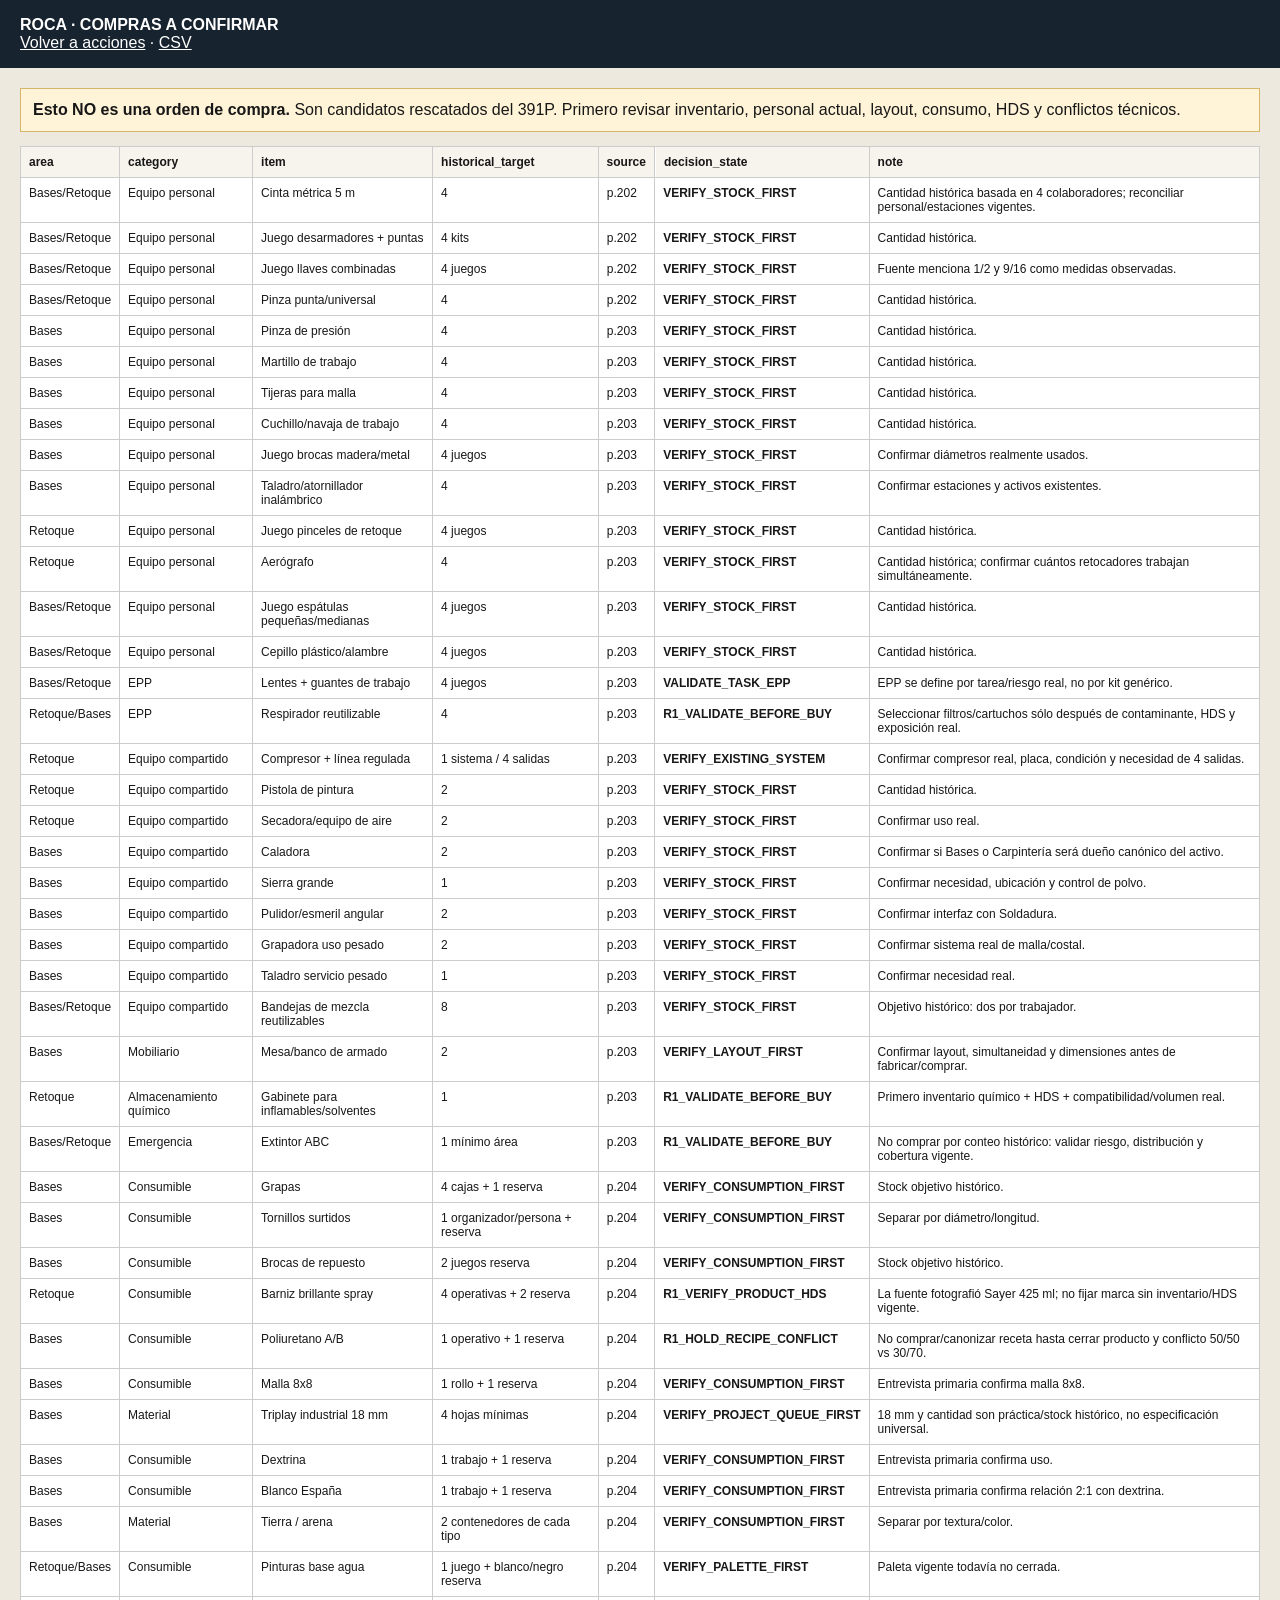
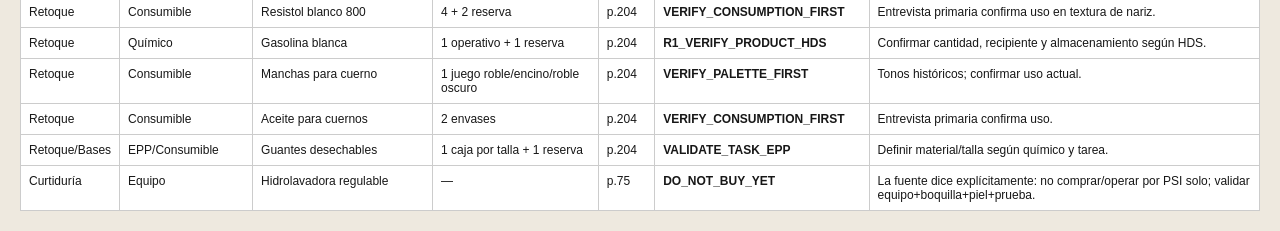
<file: generated/roca-391/purchase-board.html>
<!doctype html><html lang="es"><head><meta charset="utf-8"><meta name="robots" content="noindex,nofollow"><meta name="viewport" content="width=device-width,initial-scale=1"><title>ROCA · Compras a confirmar</title><style>body{margin:0;font-family:Arial,sans-serif;background:#eee9df;color:#171717}header{position:sticky;top:0;background:#17232e;color:#fff;padding:16px 20px;z-index:3}header a{color:#fff}main{padding:20px;max-width:1500px;margin:auto}.warn{background:#fff4d8;border:1px solid #d4b66b;padding:12px;margin-bottom:14px}table{width:100%;border-collapse:collapse;background:#fff;font-size:12px}th,td{border:1px solid #ccc;padding:8px;vertical-align:top;text-align:left}th{position:sticky;top:74px;background:#f7f4ee}.state{font-weight:700}</style></head><body><header><b>ROCA · COMPRAS A CONFIRMAR</b><div><a href="action-board.html">Volver a acciones</a> · <a href="purchase-candidates.csv">CSV</a></div></header><main><div class="warn"><b>Esto NO es una orden de compra.</b> Son candidatos rescatados del 391P. Primero revisar inventario, personal actual, layout, consumo, HDS y conflictos técnicos.</div><table><thead><tr><th>area</th><th>category</th><th>item</th><th>historical_target</th><th>source</th><th>decision_state</th><th>note</th></tr></thead><tbody><tr><td class="">Bases/Retoque</td><td class="">Equipo personal</td><td class="">Cinta métrica 5 m</td><td class="">4</td><td class="">p.202</td><td class="state">VERIFY_STOCK_FIRST</td><td class="">Cantidad histórica basada en 4 colaboradores; reconciliar personal/estaciones vigentes.</td></tr><tr><td class="">Bases/Retoque</td><td class="">Equipo personal</td><td class="">Juego desarmadores + puntas</td><td class="">4 kits</td><td class="">p.202</td><td class="state">VERIFY_STOCK_FIRST</td><td class="">Cantidad histórica.</td></tr><tr><td class="">Bases/Retoque</td><td class="">Equipo personal</td><td class="">Juego llaves combinadas</td><td class="">4 juegos</td><td class="">p.202</td><td class="state">VERIFY_STOCK_FIRST</td><td class="">Fuente menciona 1/2 y 9/16 como medidas observadas.</td></tr><tr><td class="">Bases/Retoque</td><td class="">Equipo personal</td><td class="">Pinza punta/universal</td><td class="">4</td><td class="">p.202</td><td class="state">VERIFY_STOCK_FIRST</td><td class="">Cantidad histórica.</td></tr><tr><td class="">Bases</td><td class="">Equipo personal</td><td class="">Pinza de presión</td><td class="">4</td><td class="">p.203</td><td class="state">VERIFY_STOCK_FIRST</td><td class="">Cantidad histórica.</td></tr><tr><td class="">Bases</td><td class="">Equipo personal</td><td class="">Martillo de trabajo</td><td class="">4</td><td class="">p.203</td><td class="state">VERIFY_STOCK_FIRST</td><td class="">Cantidad histórica.</td></tr><tr><td class="">Bases</td><td class="">Equipo personal</td><td class="">Tijeras para malla</td><td class="">4</td><td class="">p.203</td><td class="state">VERIFY_STOCK_FIRST</td><td class="">Cantidad histórica.</td></tr><tr><td class="">Bases</td><td class="">Equipo personal</td><td class="">Cuchillo/navaja de trabajo</td><td class="">4</td><td class="">p.203</td><td class="state">VERIFY_STOCK_FIRST</td><td class="">Cantidad histórica.</td></tr><tr><td class="">Bases</td><td class="">Equipo personal</td><td class="">Juego brocas madera/metal</td><td class="">4 juegos</td><td class="">p.203</td><td class="state">VERIFY_STOCK_FIRST</td><td class="">Confirmar diámetros realmente usados.</td></tr><tr><td class="">Bases</td><td class="">Equipo personal</td><td class="">Taladro/atornillador inalámbrico</td><td class="">4</td><td class="">p.203</td><td class="state">VERIFY_STOCK_FIRST</td><td class="">Confirmar estaciones y activos existentes.</td></tr><tr><td class="">Retoque</td><td class="">Equipo personal</td><td class="">Juego pinceles de retoque</td><td class="">4 juegos</td><td class="">p.203</td><td class="state">VERIFY_STOCK_FIRST</td><td class="">Cantidad histórica.</td></tr><tr><td class="">Retoque</td><td class="">Equipo personal</td><td class="">Aerógrafo</td><td class="">4</td><td class="">p.203</td><td class="state">VERIFY_STOCK_FIRST</td><td class="">Cantidad histórica; confirmar cuántos retocadores trabajan simultáneamente.</td></tr><tr><td class="">Bases/Retoque</td><td class="">Equipo personal</td><td class="">Juego espátulas pequeñas/medianas</td><td class="">4 juegos</td><td class="">p.203</td><td class="state">VERIFY_STOCK_FIRST</td><td class="">Cantidad histórica.</td></tr><tr><td class="">Bases/Retoque</td><td class="">Equipo personal</td><td class="">Cepillo plástico/alambre</td><td class="">4 juegos</td><td class="">p.203</td><td class="state">VERIFY_STOCK_FIRST</td><td class="">Cantidad histórica.</td></tr><tr><td class="">Bases/Retoque</td><td class="">EPP</td><td class="">Lentes + guantes de trabajo</td><td class="">4 juegos</td><td class="">p.203</td><td class="state">VALIDATE_TASK_EPP</td><td class="">EPP se define por tarea/riesgo real, no por kit genérico.</td></tr><tr><td class="">Retoque/Bases</td><td class="">EPP</td><td class="">Respirador reutilizable</td><td class="">4</td><td class="">p.203</td><td class="state">R1_VALIDATE_BEFORE_BUY</td><td class="">Seleccionar filtros/cartuchos sólo después de contaminante, HDS y exposición real.</td></tr><tr><td class="">Retoque</td><td class="">Equipo compartido</td><td class="">Compresor + línea regulada</td><td class="">1 sistema / 4 salidas</td><td class="">p.203</td><td class="state">VERIFY_EXISTING_SYSTEM</td><td class="">Confirmar compresor real, placa, condición y necesidad de 4 salidas.</td></tr><tr><td class="">Retoque</td><td class="">Equipo compartido</td><td class="">Pistola de pintura</td><td class="">2</td><td class="">p.203</td><td class="state">VERIFY_STOCK_FIRST</td><td class="">Cantidad histórica.</td></tr><tr><td class="">Retoque</td><td class="">Equipo compartido</td><td class="">Secadora/equipo de aire</td><td class="">2</td><td class="">p.203</td><td class="state">VERIFY_STOCK_FIRST</td><td class="">Confirmar uso real.</td></tr><tr><td class="">Bases</td><td class="">Equipo compartido</td><td class="">Caladora</td><td class="">2</td><td class="">p.203</td><td class="state">VERIFY_STOCK_FIRST</td><td class="">Confirmar si Bases o Carpintería será dueño canónico del activo.</td></tr><tr><td class="">Bases</td><td class="">Equipo compartido</td><td class="">Sierra grande</td><td class="">1</td><td class="">p.203</td><td class="state">VERIFY_STOCK_FIRST</td><td class="">Confirmar necesidad, ubicación y control de polvo.</td></tr><tr><td class="">Bases</td><td class="">Equipo compartido</td><td class="">Pulidor/esmeril angular</td><td class="">2</td><td class="">p.203</td><td class="state">VERIFY_STOCK_FIRST</td><td class="">Confirmar interfaz con Soldadura.</td></tr><tr><td class="">Bases</td><td class="">Equipo compartido</td><td class="">Grapadora uso pesado</td><td class="">2</td><td class="">p.203</td><td class="state">VERIFY_STOCK_FIRST</td><td class="">Confirmar sistema real de malla/costal.</td></tr><tr><td class="">Bases</td><td class="">Equipo compartido</td><td class="">Taladro servicio pesado</td><td class="">1</td><td class="">p.203</td><td class="state">VERIFY_STOCK_FIRST</td><td class="">Confirmar necesidad real.</td></tr><tr><td class="">Bases/Retoque</td><td class="">Equipo compartido</td><td class="">Bandejas de mezcla reutilizables</td><td class="">8</td><td class="">p.203</td><td class="state">VERIFY_STOCK_FIRST</td><td class="">Objetivo histórico: dos por trabajador.</td></tr><tr><td class="">Bases</td><td class="">Mobiliario</td><td class="">Mesa/banco de armado</td><td class="">2</td><td class="">p.203</td><td class="state">VERIFY_LAYOUT_FIRST</td><td class="">Confirmar layout, simultaneidad y dimensiones antes de fabricar/comprar.</td></tr><tr><td class="">Retoque</td><td class="">Almacenamiento químico</td><td class="">Gabinete para inflamables/solventes</td><td class="">1</td><td class="">p.203</td><td class="state">R1_VALIDATE_BEFORE_BUY</td><td class="">Primero inventario químico + HDS + compatibilidad/volumen real.</td></tr><tr><td class="">Bases/Retoque</td><td class="">Emergencia</td><td class="">Extintor ABC</td><td class="">1 mínimo área</td><td class="">p.203</td><td class="state">R1_VALIDATE_BEFORE_BUY</td><td class="">No comprar por conteo histórico: validar riesgo, distribución y cobertura vigente.</td></tr><tr><td class="">Bases</td><td class="">Consumible</td><td class="">Grapas</td><td class="">4 cajas + 1 reserva</td><td class="">p.204</td><td class="state">VERIFY_CONSUMPTION_FIRST</td><td class="">Stock objetivo histórico.</td></tr><tr><td class="">Bases</td><td class="">Consumible</td><td class="">Tornillos surtidos</td><td class="">1 organizador/persona + reserva</td><td class="">p.204</td><td class="state">VERIFY_CONSUMPTION_FIRST</td><td class="">Separar por diámetro/longitud.</td></tr><tr><td class="">Bases</td><td class="">Consumible</td><td class="">Brocas de repuesto</td><td class="">2 juegos reserva</td><td class="">p.204</td><td class="state">VERIFY_CONSUMPTION_FIRST</td><td class="">Stock objetivo histórico.</td></tr><tr><td class="">Retoque</td><td class="">Consumible</td><td class="">Barniz brillante spray</td><td class="">4 operativas + 2 reserva</td><td class="">p.204</td><td class="state">R1_VERIFY_PRODUCT_HDS</td><td class="">La fuente fotografió Sayer 425 ml; no fijar marca sin inventario/HDS vigente.</td></tr><tr><td class="">Bases</td><td class="">Consumible</td><td class="">Poliuretano A/B</td><td class="">1 operativo + 1 reserva</td><td class="">p.204</td><td class="state">R1_HOLD_RECIPE_CONFLICT</td><td class="">No comprar/canonizar receta hasta cerrar producto y conflicto 50/50 vs 30/70.</td></tr><tr><td class="">Bases</td><td class="">Consumible</td><td class="">Malla 8x8</td><td class="">1 rollo + 1 reserva</td><td class="">p.204</td><td class="state">VERIFY_CONSUMPTION_FIRST</td><td class="">Entrevista primaria confirma malla 8x8.</td></tr><tr><td class="">Bases</td><td class="">Material</td><td class="">Triplay industrial 18 mm</td><td class="">4 hojas mínimas</td><td class="">p.204</td><td class="state">VERIFY_PROJECT_QUEUE_FIRST</td><td class="">18 mm y cantidad son práctica/stock histórico, no especificación universal.</td></tr><tr><td class="">Bases</td><td class="">Consumible</td><td class="">Dextrina</td><td class="">1 trabajo + 1 reserva</td><td class="">p.204</td><td class="state">VERIFY_CONSUMPTION_FIRST</td><td class="">Entrevista primaria confirma uso.</td></tr><tr><td class="">Bases</td><td class="">Consumible</td><td class="">Blanco España</td><td class="">1 trabajo + 1 reserva</td><td class="">p.204</td><td class="state">VERIFY_CONSUMPTION_FIRST</td><td class="">Entrevista primaria confirma relación 2:1 con dextrina.</td></tr><tr><td class="">Bases</td><td class="">Material</td><td class="">Tierra / arena</td><td class="">2 contenedores de cada tipo</td><td class="">p.204</td><td class="state">VERIFY_CONSUMPTION_FIRST</td><td class="">Separar por textura/color.</td></tr><tr><td class="">Retoque/Bases</td><td class="">Consumible</td><td class="">Pinturas base agua</td><td class="">1 juego + blanco/negro reserva</td><td class="">p.204</td><td class="state">VERIFY_PALETTE_FIRST</td><td class="">Paleta vigente todavía no cerrada.</td></tr><tr><td class="">Retoque</td><td class="">Consumible</td><td class="">Resistol blanco 800</td><td class="">4 + 2 reserva</td><td class="">p.204</td><td class="state">VERIFY_CONSUMPTION_FIRST</td><td class="">Entrevista primaria confirma uso en textura de nariz.</td></tr><tr><td class="">Retoque</td><td class="">Químico</td><td class="">Gasolina blanca</td><td class="">1 operativo + 1 reserva</td><td class="">p.204</td><td class="state">R1_VERIFY_PRODUCT_HDS</td><td class="">Confirmar cantidad, recipiente y almacenamiento según HDS.</td></tr><tr><td class="">Retoque</td><td class="">Consumible</td><td class="">Manchas para cuerno</td><td class="">1 juego roble/encino/roble oscuro</td><td class="">p.204</td><td class="state">VERIFY_PALETTE_FIRST</td><td class="">Tonos históricos; confirmar uso actual.</td></tr><tr><td class="">Retoque</td><td class="">Consumible</td><td class="">Aceite para cuernos</td><td class="">2 envases</td><td class="">p.204</td><td class="state">VERIFY_CONSUMPTION_FIRST</td><td class="">Entrevista primaria confirma uso.</td></tr><tr><td class="">Retoque/Bases</td><td class="">EPP/Consumible</td><td class="">Guantes desechables</td><td class="">1 caja por talla + 1 reserva</td><td class="">p.204</td><td class="state">VALIDATE_TASK_EPP</td><td class="">Definir material/talla según químico y tarea.</td></tr><tr><td class="">Curtiduría</td><td class="">Equipo</td><td class="">Hidrolavadora regulable</td><td class="">—</td><td class="">p.75</td><td class="state">DO_NOT_BUY_YET</td><td class="">La fuente dice explícitamente: no comprar/operar por PSI solo; validar equipo+boquilla+piel+prueba.</td></tr></tbody></table></main></body></html>
</file>
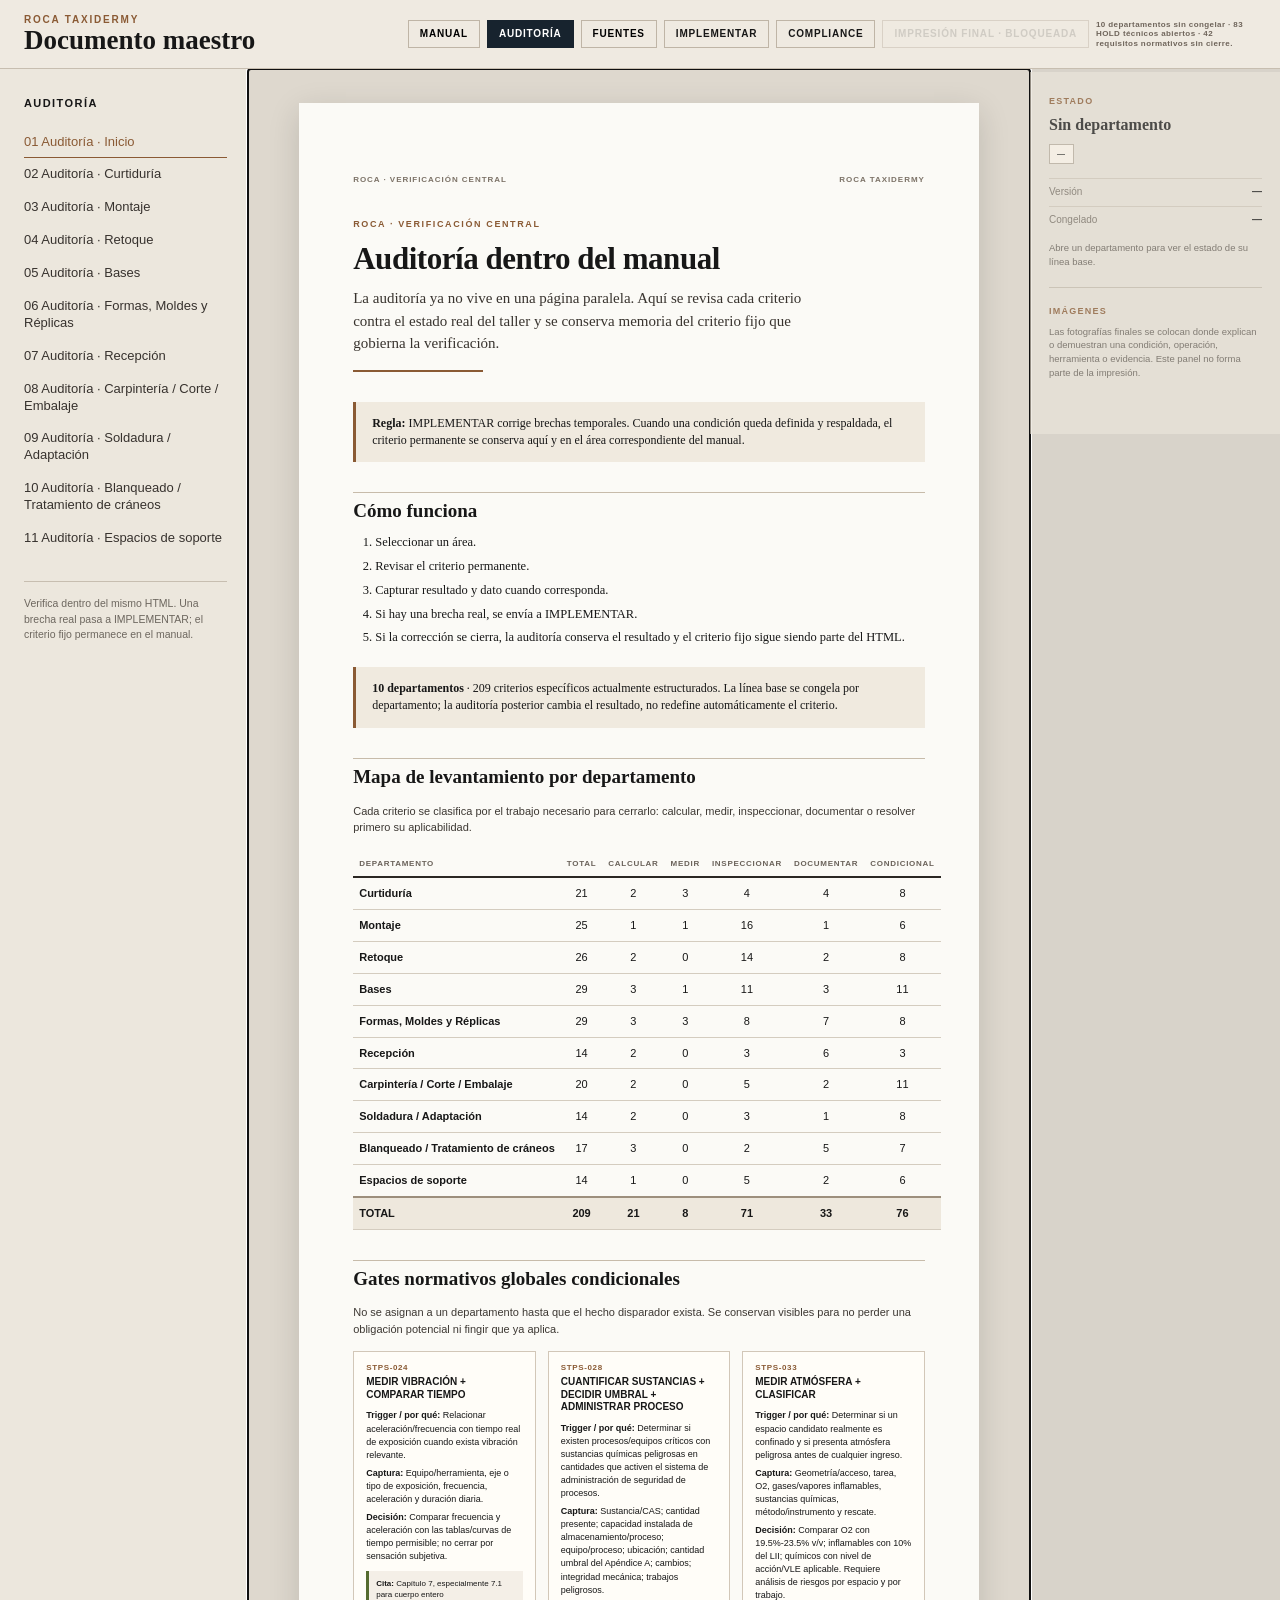
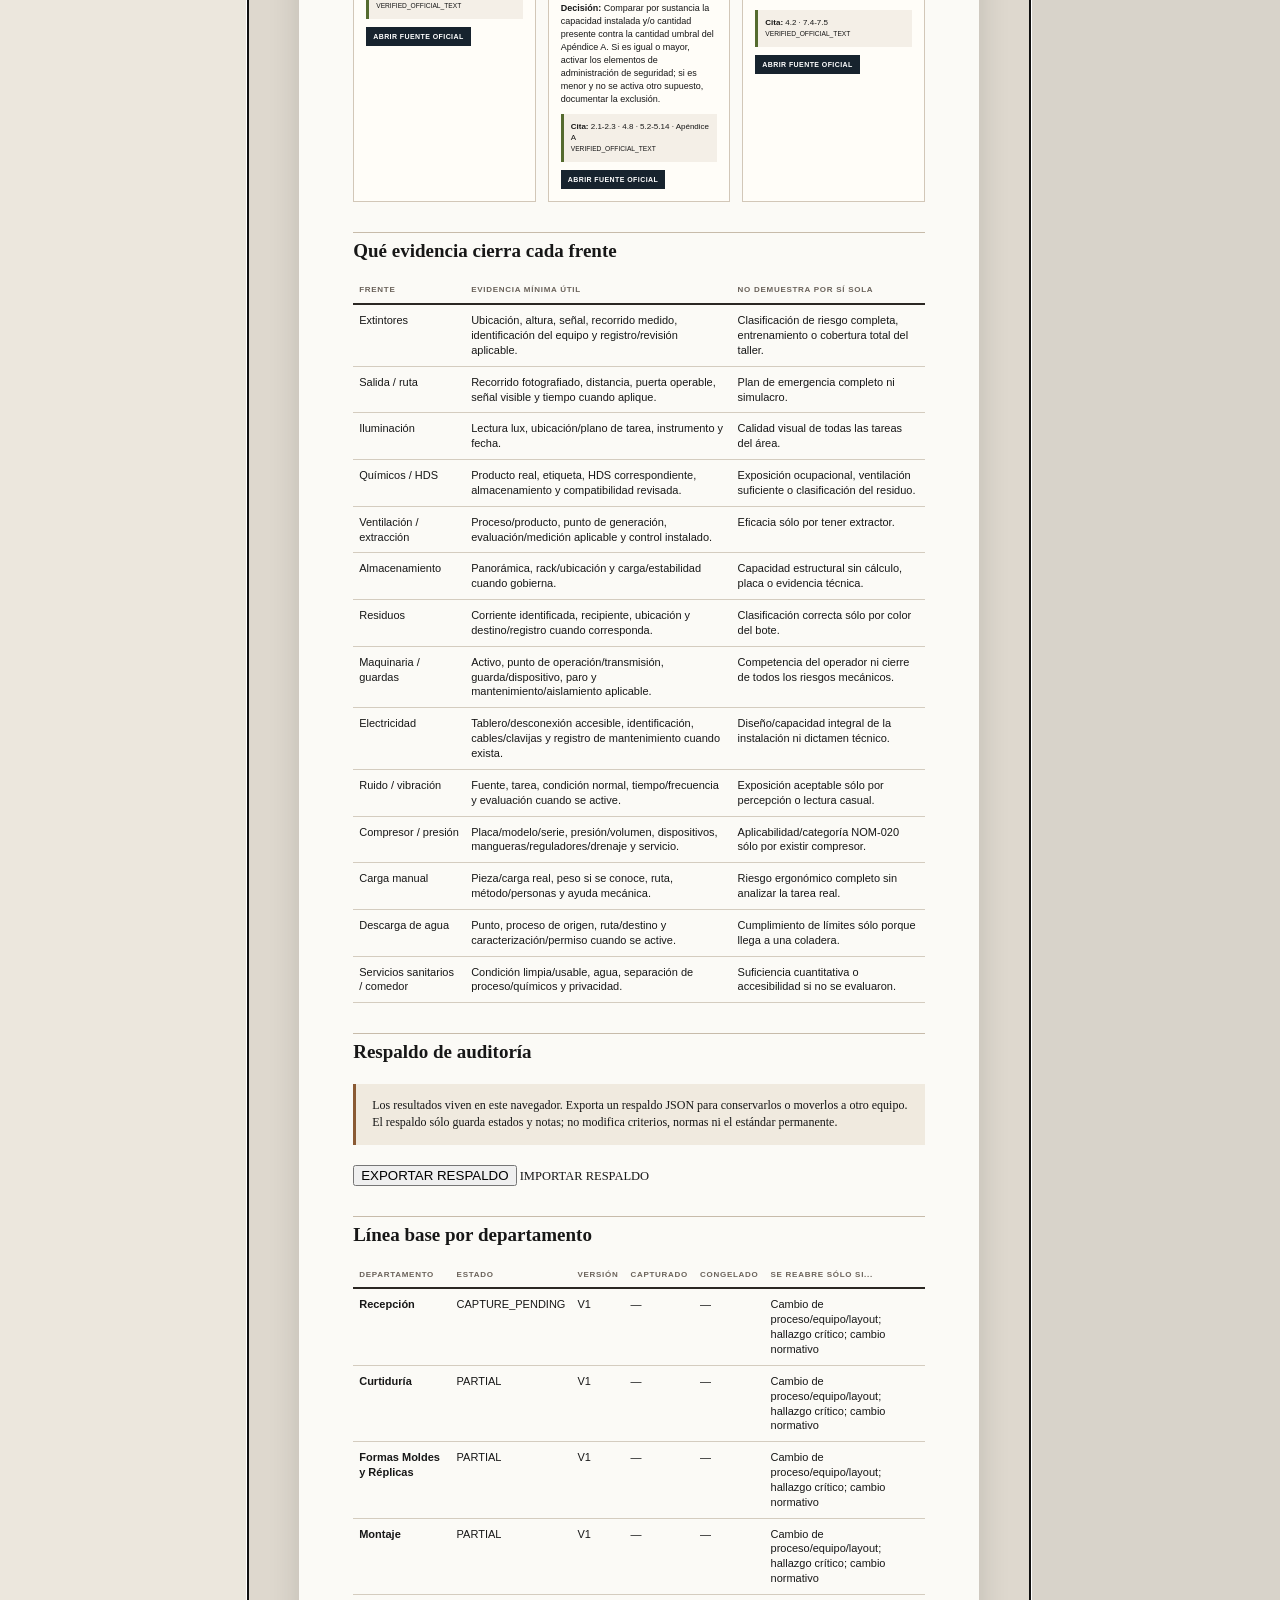
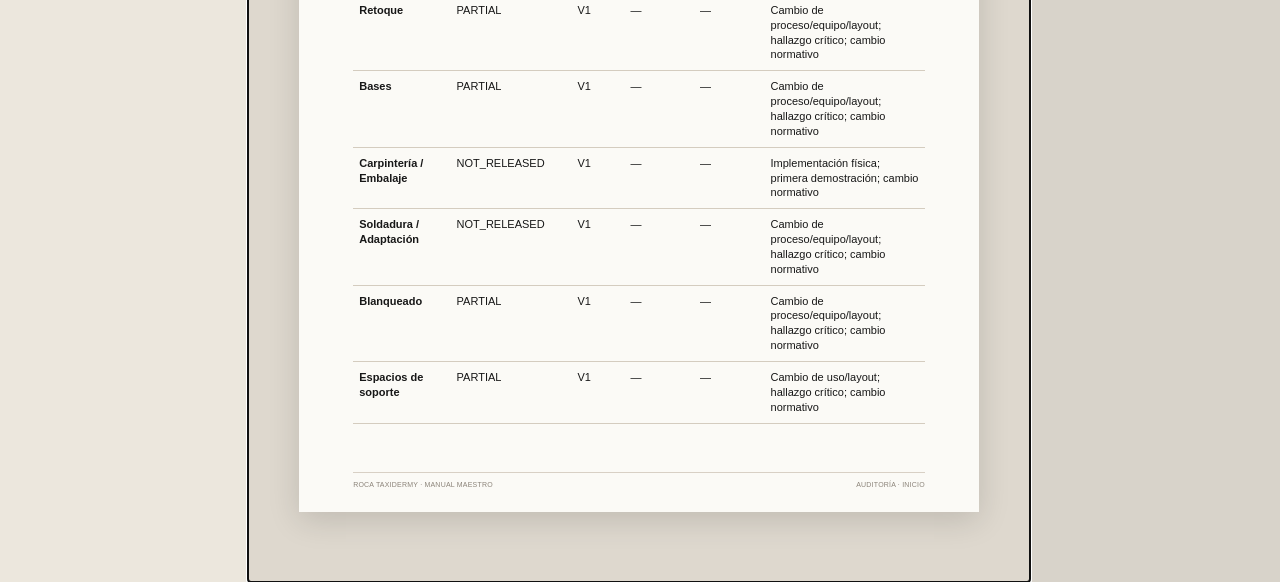
<file: generated/roca-fast-track/audit.html>
<!doctype html>
<html lang="es">
<head>
  <meta charset="utf-8">
  <meta name="robots" content="noindex,nofollow">
  <meta name="viewport" content="width=device-width,initial-scale=1">
  <meta http-equiv="refresh" content="0; url=../../index.html?mode=audit#audit-inicio">
  <title>ROCA · Auditoría central</title>
</head>
<body>
  <p>La auditoría vive en el manual central. <a href="../../index.html?mode=audit#audit-inicio">Abrir AUDITORÍA</a>.</p>
  <script>location.replace('../../index.html?mode=audit#audit-inicio');</script>
</body>
</html>
</file>
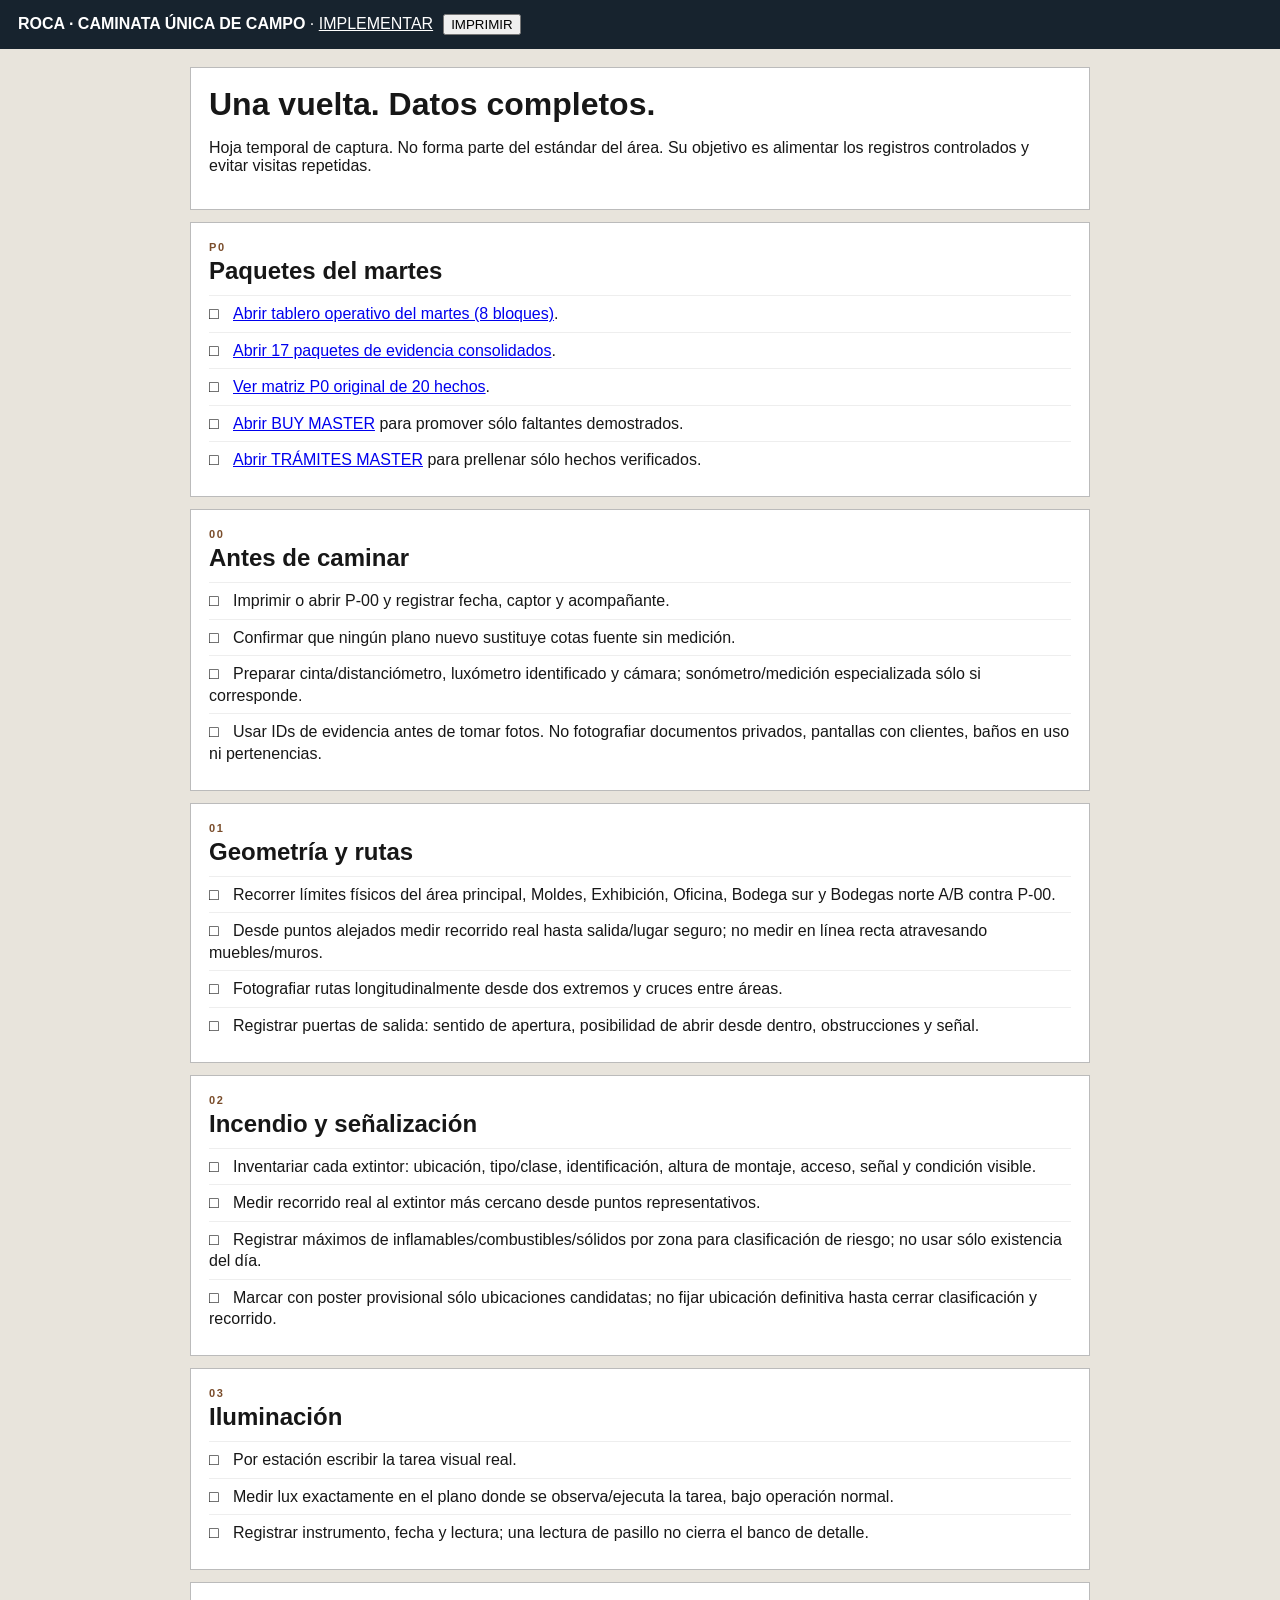
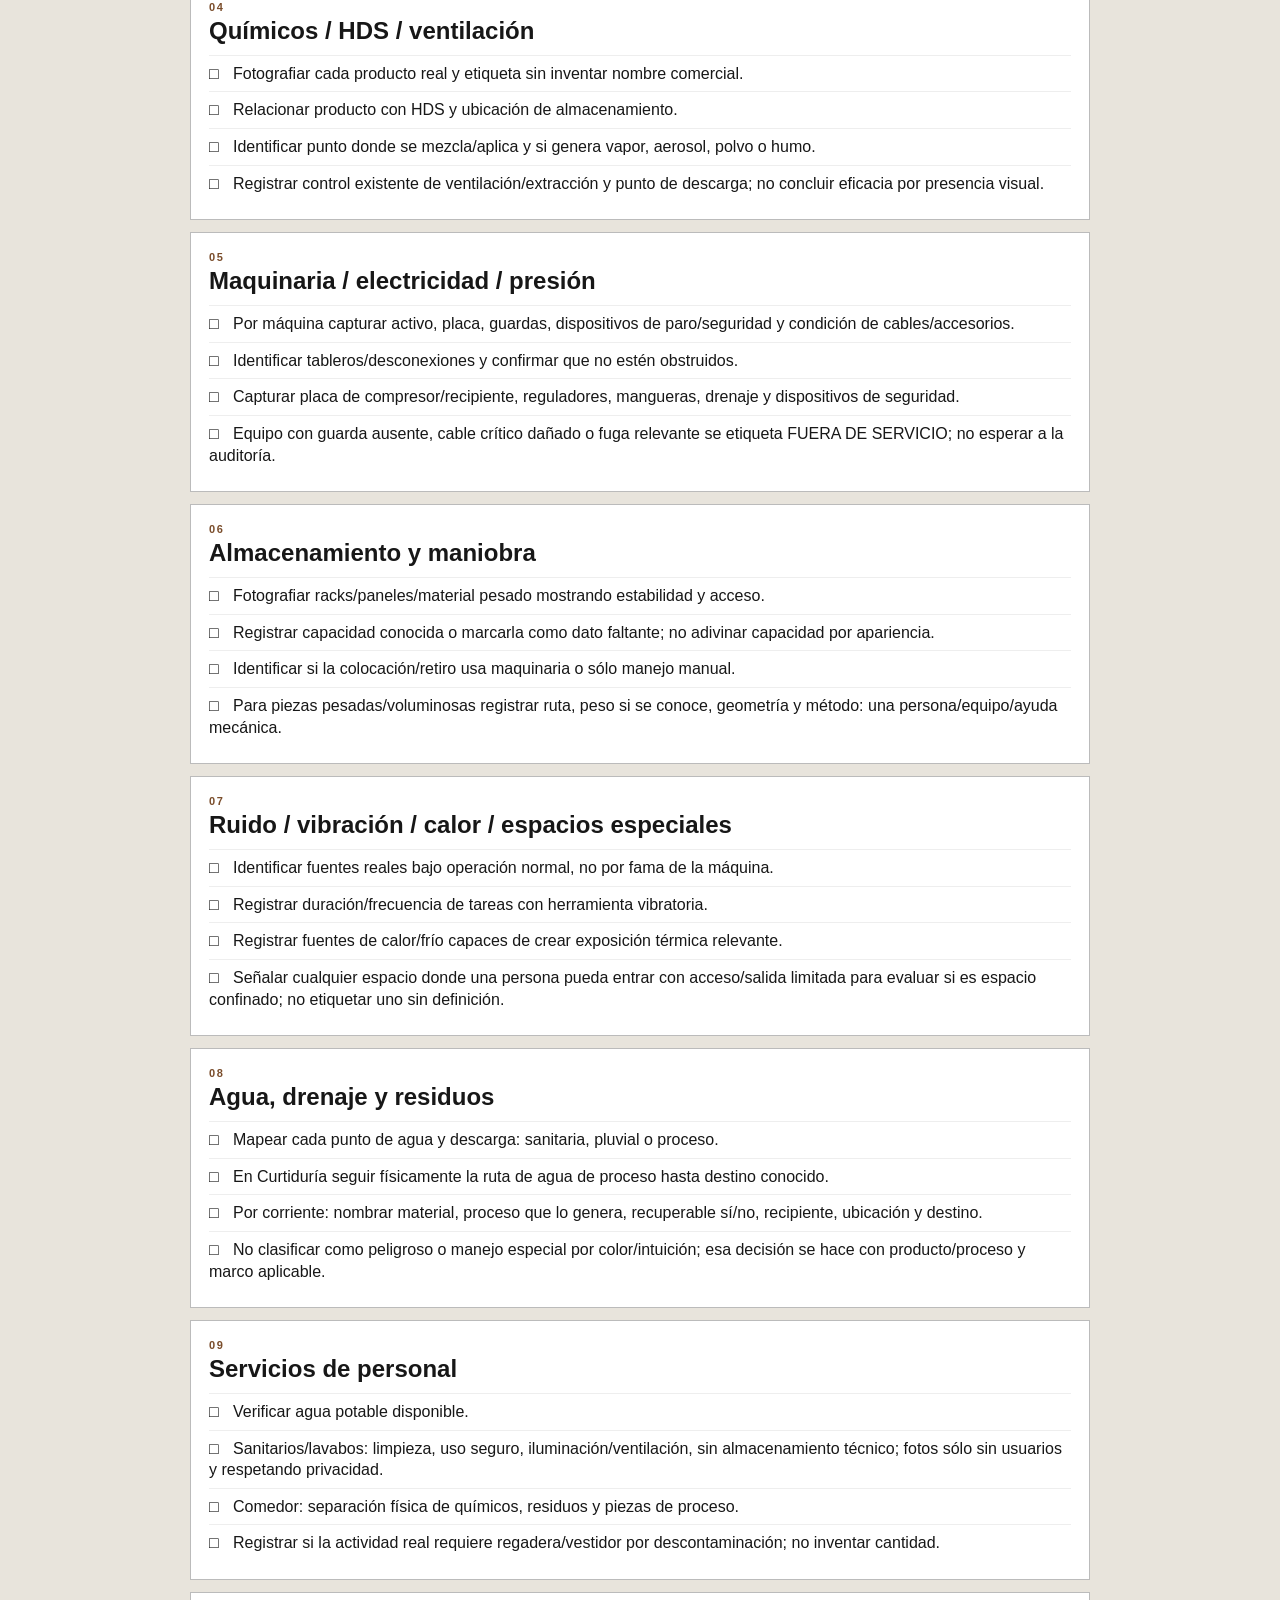
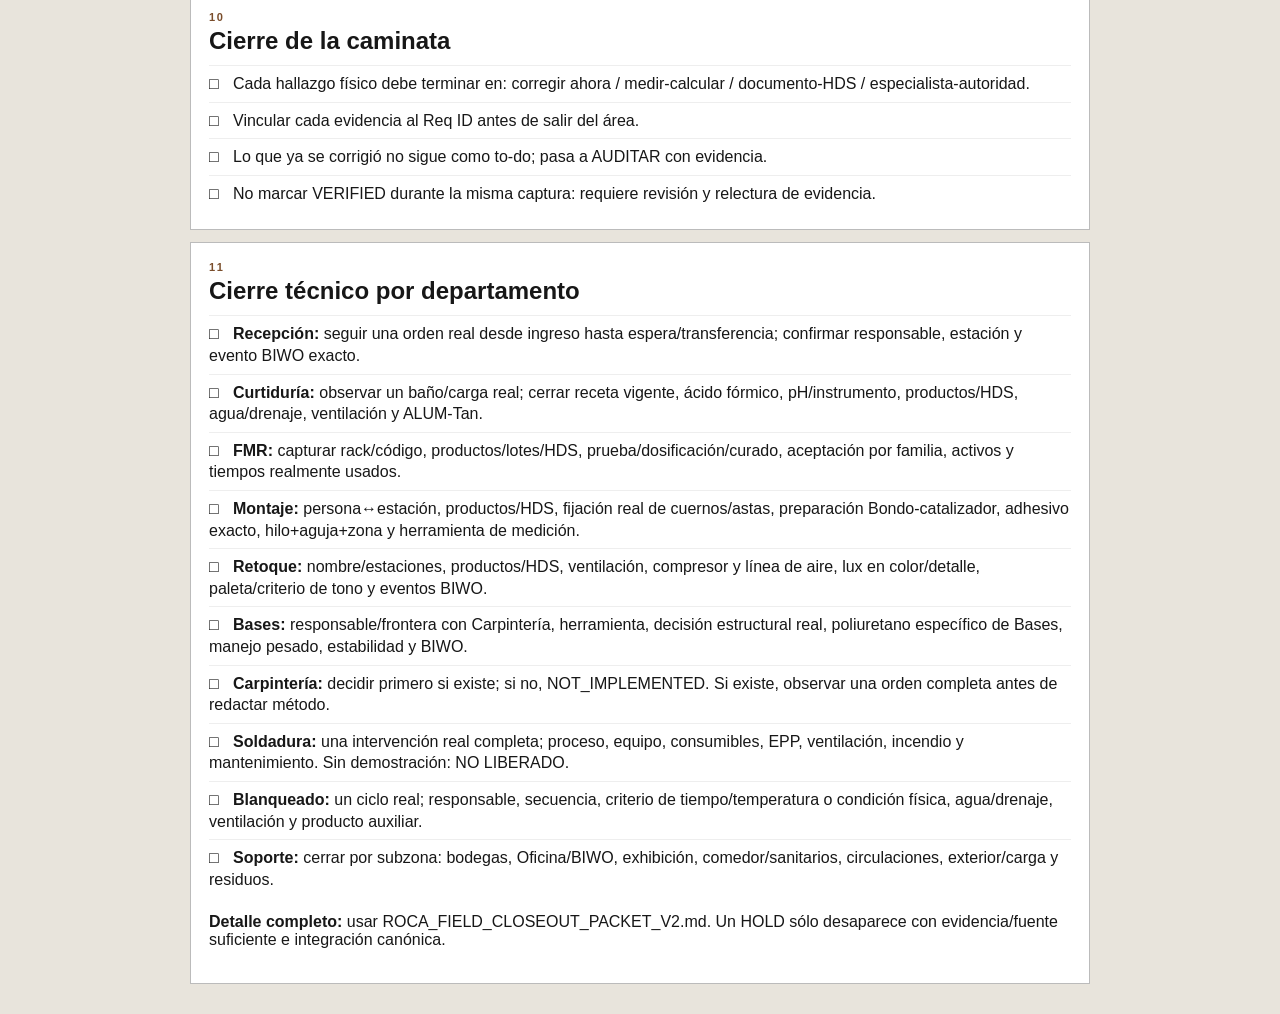
<file: generated/roca-fast-track/field-walk.html>
<!doctype html><html lang="es"><head><meta charset="utf-8"><meta name="robots" content="noindex,nofollow"><meta name="viewport" content="width=device-width,initial-scale=1"><title>ROCA · Caminata única</title><style>@page{size:A4;margin:12mm}body{margin:0;font-family:Arial,sans-serif;background:#e8e4dc;color:#171717}.top{position:sticky;top:0;background:#17232e;color:#fff;padding:14px 18px}.top a{color:#fff}.top button{margin-left:10px}.wrap{max-width:900px;margin:auto;padding:18px}.intro,section{background:#fff;border:1px solid #bbb;padding:18px;margin-bottom:12px}.num{font-size:11px;font-weight:700;letter-spacing:.15em;color:#7a4d2b}h1{margin:0 0 8px}h2{margin:4px 0 10px}ol{margin:0;padding-left:0;list-style:none}li{padding:7px 0;border-top:1px solid #eee;line-height:1.35}.box{display:inline-block;width:24px;font-weight:700}@media print{body{background:#fff}.top{display:none}.wrap{padding:0}.intro,section{break-inside:avoid}}</style></head><body><div class="top"><b>ROCA · CAMINATA ÚNICA DE CAMPO</b> · <a href="implementation.html">IMPLEMENTAR</a><button onclick="window.print()">IMPRIMIR</button></div><main class="wrap"><div class="intro"><h1>Una vuelta. Datos completos.</h1><p>Hoja temporal de captura. No forma parte del estándar del área. Su objetivo es alimentar los registros controlados y evitar visitas repetidas.</p></div><section><div class="num">P0</div><h2>Paquetes del martes</h2><ol><li><span class="box">□</span><a href="../../ops/control/ROCA_TUESDAY_EXECUTION_BOARD_2026-10-02.csv">Abrir tablero operativo del martes (8 bloques)</a>.</li><li><span class="box">□</span><a href="../../ops/control/ROCA_TUESDAY_EVIDENCE_INTAKE_2026-10-02.csv">Abrir 17 paquetes de evidencia consolidados</a>.</li><li><span class="box">□</span><a href="../../ops/control/ROCA_TUESDAY_P0_FACTS_2026-10-02.csv">Ver matriz P0 original de 20 hechos</a>.</li><li><span class="box">□</span><a href="../../ops/control/ROCA_BUY_MASTER_2026-10-02.csv">Abrir BUY MASTER</a> para promover sólo faltantes demostrados.</li><li><span class="box">□</span><a href="../../ops/control/ROCA_TRAMITES_MASTER_2026-10-02.csv">Abrir TRÁMITES MASTER</a> para prellenar sólo hechos verificados.</li></ol></section><section><div class="num">00</div><h2>Antes de caminar</h2><ol><li><span class="box">□</span>Imprimir o abrir P-00 y registrar fecha, captor y acompañante.</li><li><span class="box">□</span>Confirmar que ningún plano nuevo sustituye cotas fuente sin medición.</li><li><span class="box">□</span>Preparar cinta/distanciómetro, luxómetro identificado y cámara; sonómetro/medición especializada sólo si corresponde.</li><li><span class="box">□</span>Usar IDs de evidencia antes de tomar fotos. No fotografiar documentos privados, pantallas con clientes, baños en uso ni pertenencias.</li></ol></section><section><div class="num">01</div><h2>Geometría y rutas</h2><ol><li><span class="box">□</span>Recorrer límites físicos del área principal, Moldes, Exhibición, Oficina, Bodega sur y Bodegas norte A/B contra P-00.</li><li><span class="box">□</span>Desde puntos alejados medir recorrido real hasta salida/lugar seguro; no medir en línea recta atravesando muebles/muros.</li><li><span class="box">□</span>Fotografiar rutas longitudinalmente desde dos extremos y cruces entre áreas.</li><li><span class="box">□</span>Registrar puertas de salida: sentido de apertura, posibilidad de abrir desde dentro, obstrucciones y señal.</li></ol></section><section><div class="num">02</div><h2>Incendio y señalización</h2><ol><li><span class="box">□</span>Inventariar cada extintor: ubicación, tipo/clase, identificación, altura de montaje, acceso, señal y condición visible.</li><li><span class="box">□</span>Medir recorrido real al extintor más cercano desde puntos representativos.</li><li><span class="box">□</span>Registrar máximos de inflamables/combustibles/sólidos por zona para clasificación de riesgo; no usar sólo existencia del día.</li><li><span class="box">□</span>Marcar con poster provisional sólo ubicaciones candidatas; no fijar ubicación definitiva hasta cerrar clasificación y recorrido.</li></ol></section><section><div class="num">03</div><h2>Iluminación</h2><ol><li><span class="box">□</span>Por estación escribir la tarea visual real.</li><li><span class="box">□</span>Medir lux exactamente en el plano donde se observa/ejecuta la tarea, bajo operación normal.</li><li><span class="box">□</span>Registrar instrumento, fecha y lectura; una lectura de pasillo no cierra el banco de detalle.</li></ol></section><section><div class="num">04</div><h2>Químicos / HDS / ventilación</h2><ol><li><span class="box">□</span>Fotografiar cada producto real y etiqueta sin inventar nombre comercial.</li><li><span class="box">□</span>Relacionar producto con HDS y ubicación de almacenamiento.</li><li><span class="box">□</span>Identificar punto donde se mezcla/aplica y si genera vapor, aerosol, polvo o humo.</li><li><span class="box">□</span>Registrar control existente de ventilación/extracción y punto de descarga; no concluir eficacia por presencia visual.</li></ol></section><section><div class="num">05</div><h2>Maquinaria / electricidad / presión</h2><ol><li><span class="box">□</span>Por máquina capturar activo, placa, guardas, dispositivos de paro/seguridad y condición de cables/accesorios.</li><li><span class="box">□</span>Identificar tableros/desconexiones y confirmar que no estén obstruidos.</li><li><span class="box">□</span>Capturar placa de compresor/recipiente, reguladores, mangueras, drenaje y dispositivos de seguridad.</li><li><span class="box">□</span>Equipo con guarda ausente, cable crítico dañado o fuga relevante se etiqueta FUERA DE SERVICIO; no esperar a la auditoría.</li></ol></section><section><div class="num">06</div><h2>Almacenamiento y maniobra</h2><ol><li><span class="box">□</span>Fotografiar racks/paneles/material pesado mostrando estabilidad y acceso.</li><li><span class="box">□</span>Registrar capacidad conocida o marcarla como dato faltante; no adivinar capacidad por apariencia.</li><li><span class="box">□</span>Identificar si la colocación/retiro usa maquinaria o sólo manejo manual.</li><li><span class="box">□</span>Para piezas pesadas/voluminosas registrar ruta, peso si se conoce, geometría y método: una persona/equipo/ayuda mecánica.</li></ol></section><section><div class="num">07</div><h2>Ruido / vibración / calor / espacios especiales</h2><ol><li><span class="box">□</span>Identificar fuentes reales bajo operación normal, no por fama de la máquina.</li><li><span class="box">□</span>Registrar duración/frecuencia de tareas con herramienta vibratoria.</li><li><span class="box">□</span>Registrar fuentes de calor/frío capaces de crear exposición térmica relevante.</li><li><span class="box">□</span>Señalar cualquier espacio donde una persona pueda entrar con acceso/salida limitada para evaluar si es espacio confinado; no etiquetar uno sin definición.</li></ol></section><section><div class="num">08</div><h2>Agua, drenaje y residuos</h2><ol><li><span class="box">□</span>Mapear cada punto de agua y descarga: sanitaria, pluvial o proceso.</li><li><span class="box">□</span>En Curtiduría seguir físicamente la ruta de agua de proceso hasta destino conocido.</li><li><span class="box">□</span>Por corriente: nombrar material, proceso que lo genera, recuperable sí/no, recipiente, ubicación y destino.</li><li><span class="box">□</span>No clasificar como peligroso o manejo especial por color/intuición; esa decisión se hace con producto/proceso y marco aplicable.</li></ol></section><section><div class="num">09</div><h2>Servicios de personal</h2><ol><li><span class="box">□</span>Verificar agua potable disponible.</li><li><span class="box">□</span>Sanitarios/lavabos: limpieza, uso seguro, iluminación/ventilación, sin almacenamiento técnico; fotos sólo sin usuarios y respetando privacidad.</li><li><span class="box">□</span>Comedor: separación física de químicos, residuos y piezas de proceso.</li><li><span class="box">□</span>Registrar si la actividad real requiere regadera/vestidor por descontaminación; no inventar cantidad.</li></ol></section><section><div class="num">10</div><h2>Cierre de la caminata</h2><ol><li><span class="box">□</span>Cada hallazgo físico debe terminar en: corregir ahora / medir-calcular / documento-HDS / especialista-autoridad.</li><li><span class="box">□</span>Vincular cada evidencia al Req ID antes de salir del área.</li><li><span class="box">□</span>Lo que ya se corrigió no sigue como to-do; pasa a AUDITAR con evidencia.</li><li><span class="box">□</span>No marcar VERIFIED durante la misma captura: requiere revisión y relectura de evidencia.</li></ol></section><section><div class="num">11</div><h2>Cierre técnico por departamento</h2><ol>
<li><span class="box">□</span><b>Recepción:</b> seguir una orden real desde ingreso hasta espera/transferencia; confirmar responsable, estación y evento BIWO exacto.</li>
<li><span class="box">□</span><b>Curtiduría:</b> observar un baño/carga real; cerrar receta vigente, ácido fórmico, pH/instrumento, productos/HDS, agua/drenaje, ventilación y ALUM-Tan.</li>
<li><span class="box">□</span><b>FMR:</b> capturar rack/código, productos/lotes/HDS, prueba/dosificación/curado, aceptación por familia, activos y tiempos realmente usados.</li>
<li><span class="box">□</span><b>Montaje:</b> persona↔estación, productos/HDS, fijación real de cuernos/astas, preparación Bondo-catalizador, adhesivo exacto, hilo+aguja+zona y herramienta de medición.</li>
<li><span class="box">□</span><b>Retoque:</b> nombre/estaciones, productos/HDS, ventilación, compresor y línea de aire, lux en color/detalle, paleta/criterio de tono y eventos BIWO.</li>
<li><span class="box">□</span><b>Bases:</b> responsable/frontera con Carpintería, herramienta, decisión estructural real, poliuretano específico de Bases, manejo pesado, estabilidad y BIWO.</li>
<li><span class="box">□</span><b>Carpintería:</b> decidir primero si existe; si no, NOT_IMPLEMENTED. Si existe, observar una orden completa antes de redactar método.</li>
<li><span class="box">□</span><b>Soldadura:</b> una intervención real completa; proceso, equipo, consumibles, EPP, ventilación, incendio y mantenimiento. Sin demostración: NO LIBERADO.</li>
<li><span class="box">□</span><b>Blanqueado:</b> un ciclo real; responsable, secuencia, criterio de tiempo/temperatura o condición física, agua/drenaje, ventilación y producto auxiliar.</li>
<li><span class="box">□</span><b>Soporte:</b> cerrar por subzona: bodegas, Oficina/BIWO, exhibición, comedor/sanitarios, circulaciones, exterior/carga y residuos.</li>
</ol><p><b>Detalle completo:</b> usar ROCA_FIELD_CLOSEOUT_PACKET_V2.md. Un HOLD sólo desaparece con evidencia/fuente suficiente e integración canónica.</p></section></main></body></html>
</file>
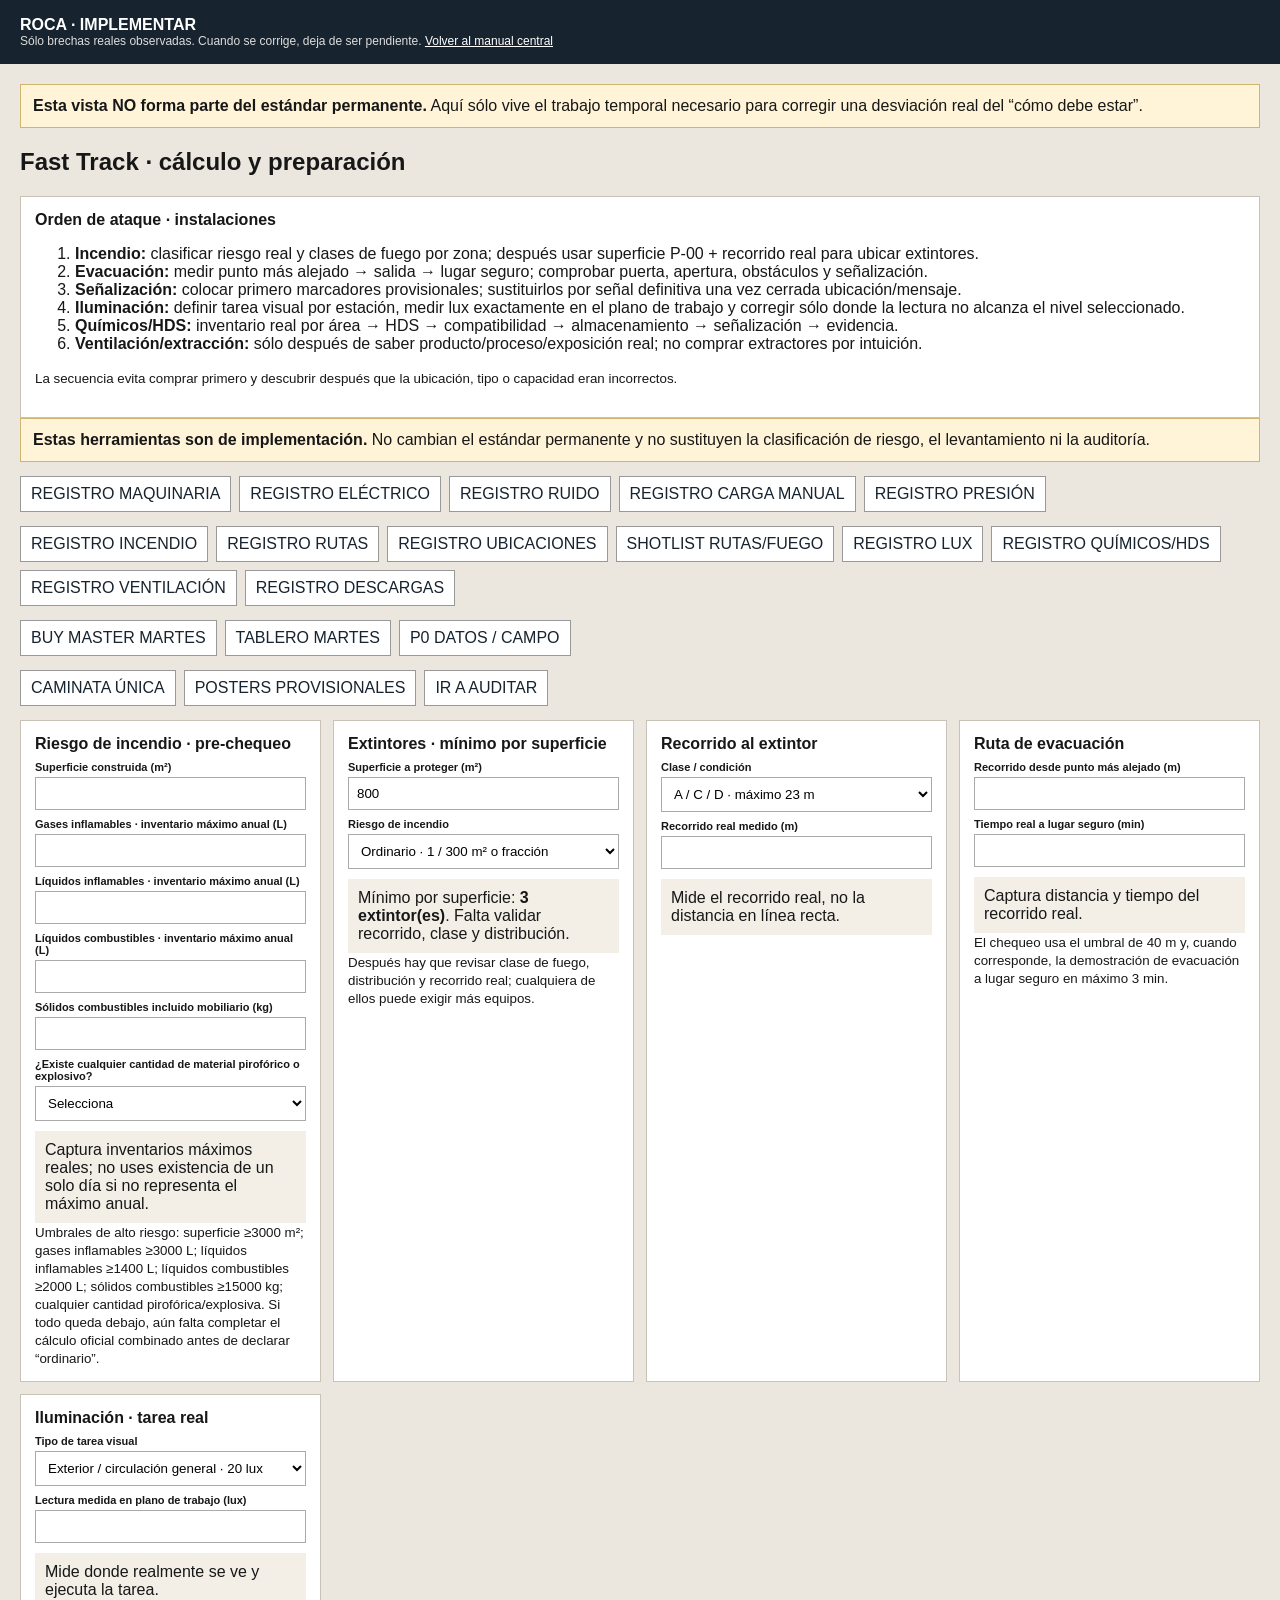
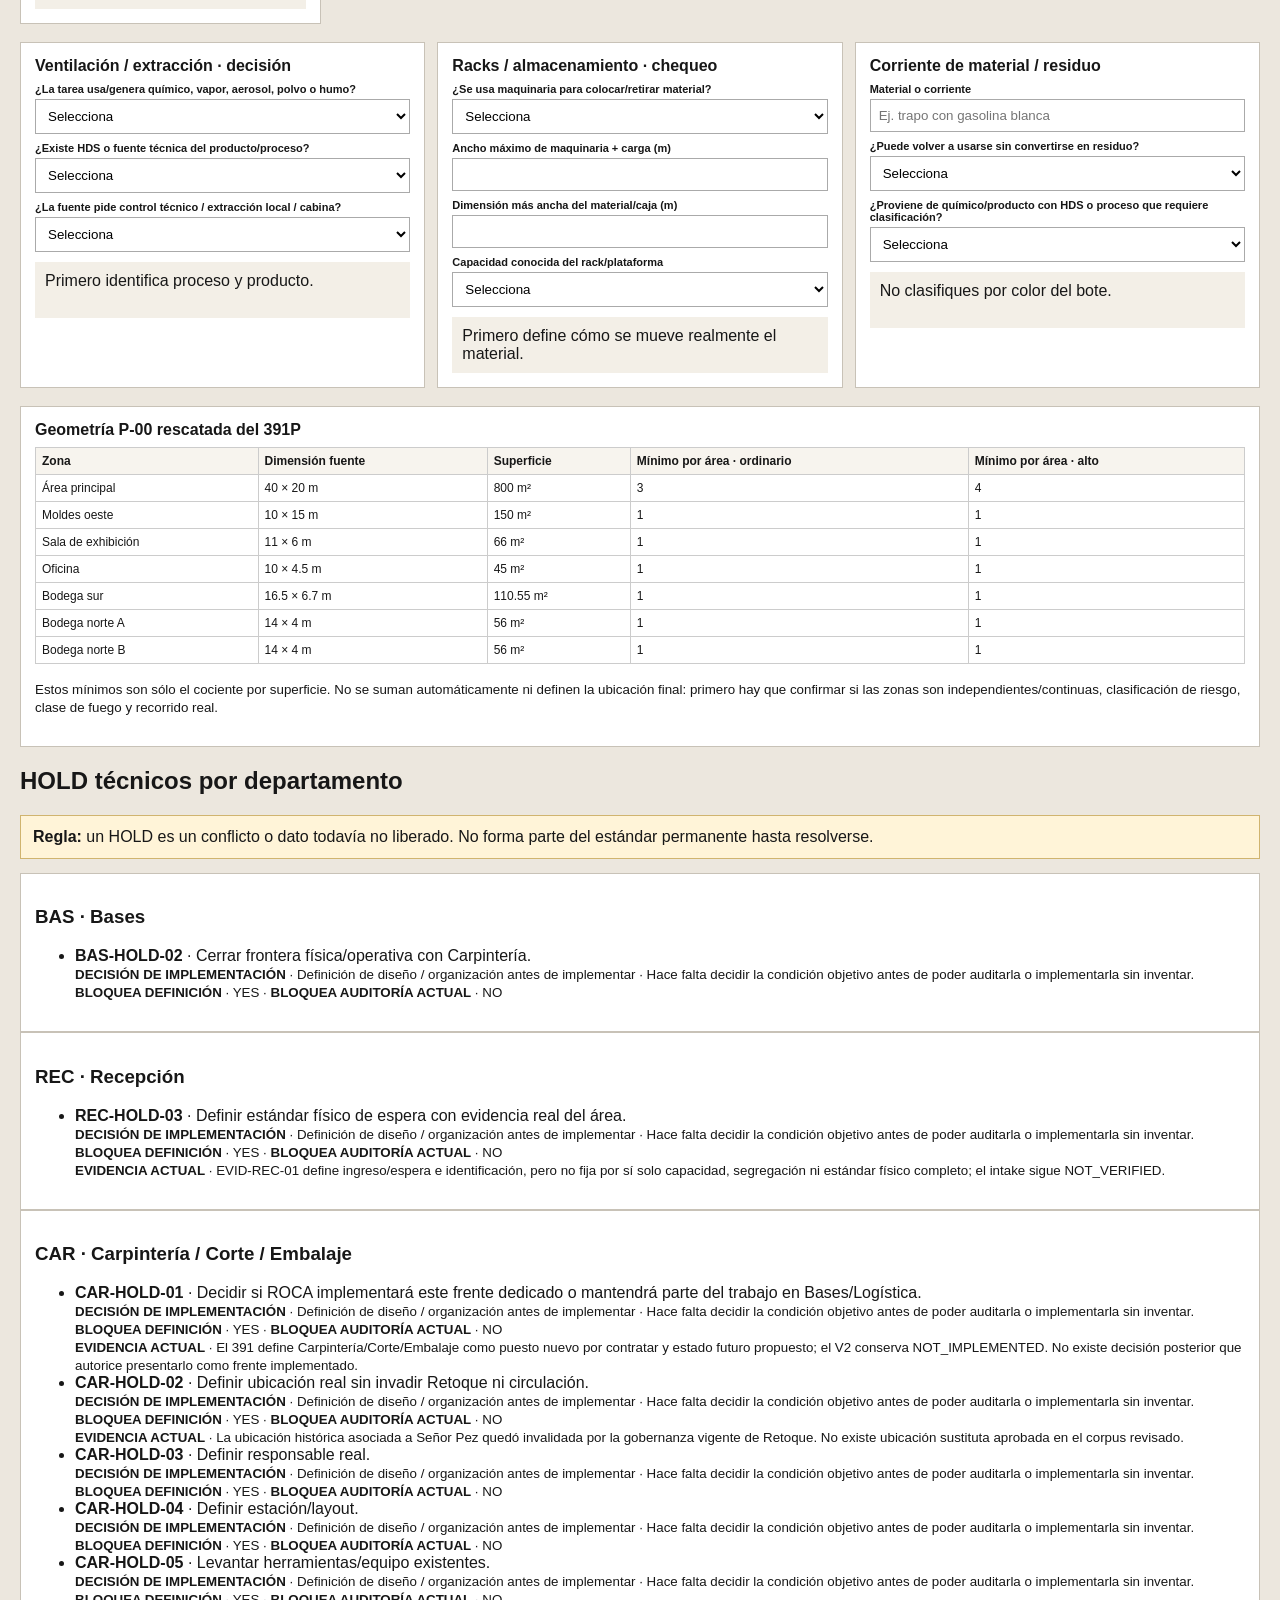
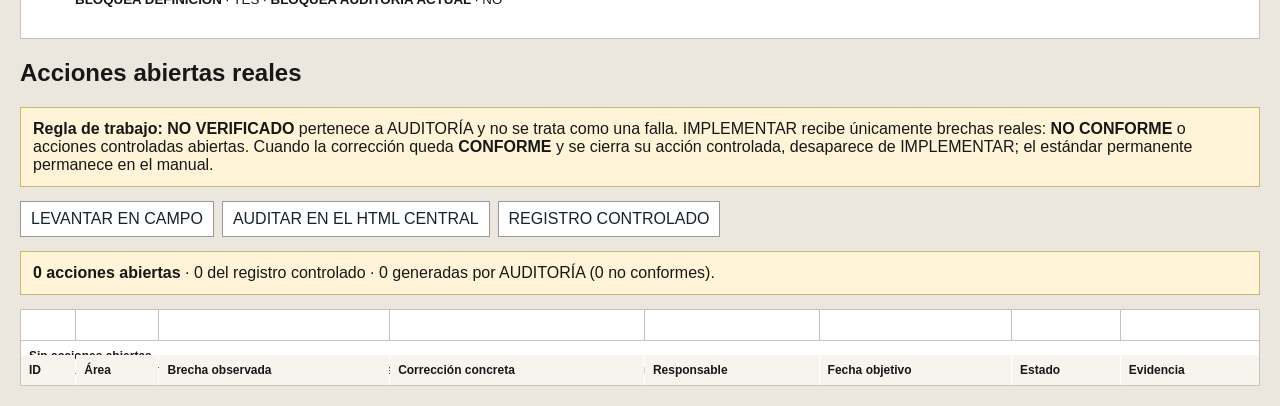
<file: generated/roca-fast-track/implementation.html>
<!doctype html><html lang="es"><head><meta charset="utf-8"><meta name="robots" content="noindex,nofollow"><meta name="viewport" content="width=device-width,initial-scale=1"><title>ROCA · Implementar</title><style>body{margin:0;font-family:Arial,sans-serif;background:#ece7de;color:#171717}header{position:sticky;top:0;z-index:5;background:#17232e;color:#fff;padding:16px 20px}header a{color:#fff}.wrap{max-width:1700px;margin:auto;padding:20px}.note{background:#fff4d8;border:1px solid #d0b46f;padding:12px;margin:0 0 14px}.filters{display:flex;gap:7px;flex-wrap:wrap;margin:0 0 14px}.filters button{border:1px solid #999;background:#fff;padding:7px 10px;cursor:pointer}.filters button.active{background:#17232e;color:#fff}.tablewrap{overflow:auto}table{width:100%;border-collapse:collapse;background:#fff;font-size:12px}th,td{border:1px solid #c8c2b7;padding:8px;vertical-align:top;text-align:left}th{position:sticky;top:73px;background:#f7f4ee}.blank{color:#9a6f21;font-weight:700}.small{font-size:12px;color:#ddd}
.tools{display:grid;grid-template-columns:repeat(auto-fit,minmax(280px,1fr));gap:12px;margin:0 0 18px}
.tool{background:#fff;border:1px solid #c8c2b7;padding:14px}
.tool h2{font-size:16px;margin:0 0 8px}
.tool label{display:block;font-size:11px;font-weight:700;margin:8px 0 4px}
.tool input,.tool select{width:100%;box-sizing:border-box;padding:8px;border:1px solid #aaa;background:#fff}
.result{margin-top:10px;padding:10px;background:#f3efe7;min-height:36px}
.geometry{width:100%;border-collapse:collapse;font-size:12px;margin-top:8px}
.geometry td,.geometry th{border:1px solid #ccc;padding:6px;text-align:left}
.tool-links{display:flex;gap:8px;flex-wrap:wrap;margin:0 0 14px}
.tool-links a{display:inline-block;padding:8px 10px;background:#fff;border:1px solid #999;color:#17232e;text-decoration:none}
</style></head><body><header><b>ROCA · IMPLEMENTAR</b><div class="small">Sólo brechas reales observadas. Cuando se corrige, deja de ser pendiente. <a href="../../index.html">Volver al manual central</a></div></header><main class="wrap"><div class="note"><b>Esta vista NO forma parte del estándar permanente.</b> Aquí sólo vive el trabajo temporal necesario para corregir una desviación real del “cómo debe estar”.</div>
<section>
  <h1>Fast Track · cálculo y preparación</h1>
<section class="tool">
  <h2>Orden de ataque · instalaciones</h2>
  <ol>
    <li><strong>Incendio:</strong> clasificar riesgo real y clases de fuego por zona; después usar superficie P-00 + recorrido real para ubicar extintores.</li>
    <li><strong>Evacuación:</strong> medir punto más alejado → salida → lugar seguro; comprobar puerta, apertura, obstáculos y señalización.</li>
    <li><strong>Señalización:</strong> colocar primero marcadores provisionales; sustituirlos por señal definitiva una vez cerrada ubicación/mensaje.</li>
    <li><strong>Iluminación:</strong> definir tarea visual por estación, medir lux exactamente en el plano de trabajo y corregir sólo donde la lectura no alcanza el nivel seleccionado.</li>
    <li><strong>Químicos/HDS:</strong> inventario real por área → HDS → compatibilidad → almacenamiento → señalización → evidencia.</li>
    <li><strong>Ventilación/extracción:</strong> sólo después de saber producto/proceso/exposición real; no comprar extractores por intuición.</li>
  </ol>
  <p><small>La secuencia evita comprar primero y descubrir después que la ubicación, tipo o capacidad eran incorrectos.</small></p>
</section>

  <div class="note"><b>Estas herramientas son de implementación.</b> No cambian el estándar permanente y no sustituyen la clasificación de riesgo, el levantamiento ni la auditoría.</div>
  <div class="tool-links">
  <a href="../../ops/control/ROCA_MACHINE_SAFETY_REGISTER_V1.csv">REGISTRO MAQUINARIA</a>
  <a href="../../ops/control/ROCA_ELECTRICAL_MAINTENANCE_REGISTER_V1.csv">REGISTRO ELÉCTRICO</a>
  <a href="../../ops/control/ROCA_NOISE_RECOGNITION_REGISTER_V1.csv">REGISTRO RUIDO</a>
  <a href="../../ops/control/ROCA_MANUAL_LOAD_REGISTER_V1.csv">REGISTRO CARGA MANUAL</a>
  <a href="../../ops/control/ROCA_PRESSURE_EQUIPMENT_REGISTER_V1.csv">REGISTRO PRESIÓN</a>
</div><div class="tool-links">
  <a href="../../ops/control/ROCA_FIRE_RISK_CLASSIFICATION_V1.csv">REGISTRO INCENDIO</a>
  <a href="../../ops/control/ROCA_EGRESS_ROUTE_REGISTER_V1.csv">REGISTRO RUTAS</a>
  <a href="../../ops/control/ROCA_EMERGENCY_PLACEMENT_REGISTER_V1.csv">REGISTRO UBICACIONES</a>
  <a href="../../ops/control/ROCA_ROUTE_FIRE_EVIDENCE_SHOTLIST_V1.csv">SHOTLIST RUTAS/FUEGO</a>
  <a href="../../ops/control/ROCA_LIGHTING_MEASUREMENT_REGISTER_V1.csv">REGISTRO LUX</a>
  <a href="../../ops/control/ROCA_CHEMICAL_HDS_REGISTER_V1.csv">REGISTRO QUÍMICOS/HDS</a>
  <a href="../../ops/control/ROCA_VENTILATION_CONTROL_REGISTER_V1.csv">REGISTRO VENTILACIÓN</a>
  <a href="../../ops/control/ROCA_WASTEWATER_DISCHARGE_REGISTER_V1.csv">REGISTRO DESCARGAS</a>
</div><div class="tool-links">
    <a href="../../ops/control/ROCA_BUY_MASTER_2026-10-02.csv">BUY MASTER MARTES</a>
    <a href="../../ops/control/ROCA_TUESDAY_EXECUTION_BOARD_2026-10-02.csv">TABLERO MARTES</a>
    <a href="../../ops/control/ROCA_TUESDAY_P0_FACTS_2026-10-02.csv">P0 DATOS / CAMPO</a>
  </div>
  <div class="tool-links">
    <a href="field-walk.html">CAMINATA ÚNICA</a>
    <a href="poster-pack.html">POSTERS PROVISIONALES</a>
    <a href="../../index.html?mode=audit#audit-inicio">IR A AUDITAR</a>
  </div>
  <div class="tools">
    
<div class="tool">
  <h2>Riesgo de incendio · pre-chequeo</h2>
  <label>Superficie construida (m²)</label><input id="riskArea" type="number" min="0" step="0.01">
  <label>Gases inflamables · inventario máximo anual (L)</label><input id="riskGas" type="number" min="0" step="0.1">
  <label>Líquidos inflamables · inventario máximo anual (L)</label><input id="riskInflam" type="number" min="0" step="0.1">
  <label>Líquidos combustibles · inventario máximo anual (L)</label><input id="riskComb" type="number" min="0" step="0.1">
  <label>Sólidos combustibles incluido mobiliario (kg)</label><input id="riskSolid" type="number" min="0" step="0.1">
  <label>¿Existe cualquier cantidad de material pirofórico o explosivo?</label><select id="riskPyro"><option value="">Selecciona</option><option value="no">No</option><option value="yes">Sí</option></select>
  <div id="riskResult" class="result">Captura inventarios máximos reales; no uses existencia de un solo día si no representa el máximo anual.</div>
  <small>Umbrales de alto riesgo: superficie ≥3000 m²; gases inflamables ≥3000 L; líquidos inflamables ≥1400 L; líquidos combustibles ≥2000 L; sólidos combustibles ≥15000 kg; cualquier cantidad pirofórica/explosiva. Si todo queda debajo, aún falta completar el cálculo oficial combinado antes de declarar “ordinario”.</small>
</div>
<div class="tool">
      <h2>Extintores · mínimo por superficie</h2>
      <label>Superficie a proteger (m²)</label><input id="fireArea" type="number" min="0" step="0.01" value="800">
      <label>Riesgo de incendio</label><select id="fireRisk"><option value="300">Ordinario · 1 / 300 m² o fracción</option><option value="200">Alto · 1 / 200 m² o fracción</option></select>
      <div id="fireResult" class="result"></div>
      <small>Después hay que revisar clase de fuego, distribución y recorrido real; cualquiera de ellos puede exigir más equipos.</small>
    </div>
    <div class="tool">
      <h2>Recorrido al extintor</h2>
      <label>Clase / condición</label><select id="travelLimit">
        <option value="23">A / C / D · máximo 23 m</option>
        <option value="15">B riesgo ordinario · máximo 15 m</option>
        <option value="10">B riesgo alto · máximo 10 m</option>
        <option value="10">K · máximo 10 m</option>
      </select>
      <label>Recorrido real medido (m)</label><input id="travelActual" type="number" min="0" step="0.1">
      <div id="travelResult" class="result">Mide el recorrido real, no la distancia en línea recta.</div>
    </div>
    <div class="tool">
      <h2>Ruta de evacuación</h2>
      <label>Recorrido desde punto más alejado (m)</label><input id="egressDistance" type="number" min="0" step="0.1">
      <label>Tiempo real a lugar seguro (min)</label><input id="egressTime" type="number" min="0" step="0.1">
      <div id="egressResult" class="result">Captura distancia y tiempo del recorrido real.</div>
      <small>El chequeo usa el umbral de 40 m y, cuando corresponde, la demostración de evacuación a lugar seguro en máximo 3 min.</small>
    </div>
    <div class="tool">
      <h2>Iluminación · tarea real</h2>
      <label>Tipo de tarea visual</label><select id="luxTarget">
        <option value="20">Exterior / circulación general · 20 lux</option>
        <option value="50">Tránsito interior / almacén bajo movimiento / escaleras · 50 lux</option>
        <option value="100">Circulación / espera / almacén / plataforma · 100 lux</option>
        <option value="200">Tarea visual simple / recepción-despacho / compresor / pailería · 200 lux</option>
        <option value="300">Detalle moderado / ensamble simple / oficina / empaque · 300 lux</option>
        <option value="500">Detalle claro / laboratorio / dibujo / cómputo · 500 lux</option>
        <option value="750">Detalle fino / pintura y acabado superficial / QC · 750 lux</option>
        <option value="1000">Alta exactitud / partes pequeñas complejas / pulido fino · 1000 lux</option>
        <option value="2000">Tarea especializada de muy bajo contraste · 2000 lux</option>
      </select>
      <label>Lectura medida en plano de trabajo (lux)</label><input id="luxActual" type="number" min="0" step="1">
      <div id="luxResult" class="result">Mide donde realmente se ve y ejecuta la tarea.</div>
    </div>
  </div>
  
<div class="tools">
  <div class="tool">
    <h2>Ventilación / extracción · decisión</h2>
    <label>¿La tarea usa/genera químico, vapor, aerosol, polvo o humo?</label>
    <select id="ventHaz"><option value="">Selecciona</option><option value="no">No</option><option value="yes">Sí</option></select>
    <label>¿Existe HDS o fuente técnica del producto/proceso?</label>
    <select id="ventSds"><option value="">Selecciona</option><option value="no">No</option><option value="yes">Sí</option></select>
    <label>¿La fuente pide control técnico / extracción local / cabina?</label>
    <select id="ventLocal"><option value="">Selecciona</option><option value="unknown">No revisado</option><option value="no">No</option><option value="yes">Sí</option></select>
    <div id="ventResult" class="result">Primero identifica proceso y producto.</div>
  </div>
  
<div class="tool">
  <h2>Racks / almacenamiento · chequeo</h2>
  <label>¿Se usa maquinaria para colocar/retirar material?</label>
  <select id="storeMachine"><option value="">Selecciona</option><option value="no">No</option><option value="yes">Sí</option></select>
  <label>Ancho máximo de maquinaria + carga (m)</label><input id="storeMachineWidth" type="number" min="0" step="0.01">
  <label>Dimensión más ancha del material/caja (m)</label><input id="storeMaterialWidth" type="number" min="0" step="0.01">
  <label>Capacidad conocida del rack/plataforma</label><select id="storeCapacity"><option value="">Selecciona</option><option value="yes">Sí</option><option value="no">No</option></select>
  <div id="storeResult" class="result">Primero define cómo se mueve realmente el material.</div>
</div>
<div class="tool">
    <h2>Corriente de material / residuo</h2>
    <label>Material o corriente</label><input id="wasteName" type="text" placeholder="Ej. trapo con gasolina blanca">
    <label>¿Puede volver a usarse sin convertirse en residuo?</label>
    <select id="wasteReuse"><option value="">Selecciona</option><option value="yes">Sí</option><option value="no">No</option></select>
    <label>¿Proviene de químico/producto con HDS o proceso que requiere clasificación?</label>
    <select id="wasteChem"><option value="">Selecciona</option><option value="yes">Sí / posible</option><option value="no">No</option></select>
    <div id="wasteResult" class="result">No clasifiques por color del bote.</div>
  </div>
</div>
<div class="tool">
    <h2>Geometría P-00 rescatada del 391P</h2>
    <table class="geometry"><thead><tr><th>Zona</th><th>Dimensión fuente</th><th>Superficie</th><th>Mínimo por área · ordinario</th><th>Mínimo por área · alto</th></tr></thead><tbody>
      <tr><td>Área principal</td><td>40 × 20 m</td><td>800 m²</td><td>3</td><td>4</td></tr>
      <tr><td>Moldes oeste</td><td>10 × 15 m</td><td>150 m²</td><td>1</td><td>1</td></tr>
      <tr><td>Sala de exhibición</td><td>11 × 6 m</td><td>66 m²</td><td>1</td><td>1</td></tr>
      <tr><td>Oficina</td><td>10 × 4.5 m</td><td>45 m²</td><td>1</td><td>1</td></tr>
      <tr><td>Bodega sur</td><td>16.5 × 6.7 m</td><td>110.55 m²</td><td>1</td><td>1</td></tr>
      <tr><td>Bodega norte A</td><td>14 × 4 m</td><td>56 m²</td><td>1</td><td>1</td></tr>
      <tr><td>Bodega norte B</td><td>14 × 4 m</td><td>56 m²</td><td>1</td><td>1</td></tr>
    </tbody></table>
    <p><small>Estos mínimos son sólo el cociente por superficie. No se suman automáticamente ni definen la ubicación final: primero hay que confirmar si las zonas son independientes/continuas, clasificación de riesgo, clase de fuego y recorrido real.</small></p>
  </div>
</section>
<section class="action-board">
  <h2>HOLD técnicos por departamento</h2>
  <div class="note"><b>Regla:</b> un HOLD es un conflicto o dato todavía no liberado. No forma parte del estándar permanente hasta resolverse.</div>
  <div id="departmentHoldList"><span class="blank">CARGANDO HOLD...</span></div>
</section>
<section class="action-board">
  <h2>Acciones abiertas reales</h2>
  <div class="note"><b>Regla de trabajo:</b> <b>NO VERIFICADO</b> pertenece a AUDITORÍA y no se trata como una falla. IMPLEMENTAR recibe únicamente brechas reales: <b>NO CONFORME</b> o acciones controladas abiertas. Cuando la corrección queda <b>CONFORME</b> y se cierra su acción controlada, desaparece de IMPLEMENTAR; el estándar permanente permanece en el manual.</div>
  <div class="tool-links">
    <a href="field-walk.html">LEVANTAR EN CAMPO</a>
    <a href="../../index.html?mode=audit#audit-inicio">AUDITAR EN EL HTML CENTRAL</a>
    <a href="../../ops/control/ROCA_IMPLEMENTATION_ACTION_REGISTER_V1.csv">REGISTRO CONTROLADO</a>
  </div>
  <div id="implementationAuditSummary" class="note"><strong>Calculando brechas...</strong></div><div class="tablewrap"><table>
    <thead><tr><th>ID</th><th>Área</th><th>Brecha observada</th><th>Corrección concreta</th><th>Responsable</th><th>Fecha objetivo</th><th>Estado</th><th>Evidencia</th></tr></thead>
    <tbody id="implementationRows"><tr><td colspan="8"><span class="blank">CARGANDO REGISTRO...</span></td></tr></tbody>
  </table></div>
</section></main><script src="../../department-data.js"></script><script src="../../audit-engine.js"></script><script>function esc(v){return String(v??"").replace(/[&<>"']/g,c=>({"&":"&amp;","<":"&lt;",">":"&gt;",'"':"&quot;","'":"&#39;"}[c]))}
function parseCsv(text){
  const rows=[]; let row=[],field="",quoted=false;
  for(let i=0;i<text.length;i++){
    const ch=text[i];
    if(ch==='"'){
      if(quoted&&text[i+1]==='"'){field+='"';i++} else quoted=!quoted;
    }else if(ch===","&&!quoted){row.push(field);field=""}
    else if((ch==="\n"||ch==="\r")&&!quoted){
      if(ch==="\r"&&text[i+1]==="\n")i++;
      row.push(field);field="";
      if(row.some(v=>v!==""))rows.push(row);
      row=[];
    }else field+=ch;
  }
  if(field!==""||row.length){row.push(field);if(row.some(v=>v!==""))rows.push(row)}
  return rows;
}
function implementationCriterionMap(areaId,dept){
  const rows=window.ROCA_AUDIT_ENGINE
    ? window.ROCA_AUDIT_ENGINE.criteriaForArea(areaId)
    : [];
  return new Map(rows.map(r=>[r.id,r]));
}
function auditImplementationItems(){
  if(window.ROCA_AUDIT_ENGINE) return window.ROCA_AUDIT_ENGINE.dynamicImplementationItems();
  return [];
}
function normalizeImplementationArea(value){
  const raw=String(value||"").trim();
  const depts=window.ROCA_DEPARTMENTS||{};
  if(depts[raw]) return {id:raw,title:depts[raw].title||raw};
  const norm=raw.toLowerCase().normalize("NFD").replace(/[\u0300-\u036f]/g,"").replace(/[^a-z0-9]+/g,"");
  for(const [id,d] of Object.entries(depts)){
    const candidates=[id,d.code,d.title].map(v=>String(v||"").toLowerCase().normalize("NFD").replace(/[\u0300-\u036f]/g,"").replace(/[^a-z0-9]+/g,""));
    if(candidates.includes(norm)) return {id,title:d.title||raw};
  }
  return {id:raw,title:raw};
}
async function loadImplementationActions(){
  const body=document.getElementById("implementationRows");
  let controlled=[];
  let controlledError=false;
  try{
    const res=await fetch("../../ops/control/ROCA_IMPLEMENTATION_ACTION_REGISTER_V1.csv",{cache:"no-store"});
    if(!res.ok)throw new Error("HTTP "+res.status);
    const rows=parseCsv(await res.text());
    if(rows.length){
      const head=rows.shift().map(x=>x.trim());
      const ix=n=>head.indexOf(n);
      controlled=rows.filter(r=>r.some(v=>v.trim()!=="")).map(r=>{
        const area=normalizeImplementationArea(r[ix("area")]||"");
        return {
          id:r[ix("action_id")]||"",area:area.title,areaId:area.id,
          gap:r[ix("observed_gap")]||"",req:r[ix("target_requirement_id")]||"",fix:r[ix("correction")]||"",
          owner:r[ix("responsible")]||"",due:r[ix("due_date")]||"",status:r[ix("status")]||"",
          evidence:r[ix("evidence_id")]||"",dynamic:false
        };
      }).filter(x=>!["CLOSED","CANCELLED"].includes(x.status.toUpperCase()));
    }
  }catch(err){controlledError=true}

  const auditItems=auditImplementationItems();
  const controlledReqs=new Set(controlled.filter(x=>x.req).map(x=>String(x.areaId||x.area)+"|"+x.req));
  const dynamic=auditItems.filter(x=>!controlledReqs.has(String(x.areaId)+"|"+x.req));
  const items=[...controlled,...dynamic];

  const summary=document.getElementById("implementationAuditSummary");
  if(summary){
    const nc=dynamic.filter(x=>x.status==="NO CONFORME").length;
    summary.innerHTML='<strong>'+items.length+' acciones abiertas</strong> · '+controlled.length+' del registro controlado · '+dynamic.length+' generadas por AUDITORÍA ('+nc+' no conformes).';
  }

  if(!items.length){
    body.innerHTML='<tr><td colspan="8"><b>Sin acciones abiertas.</b><br>Al auditar un criterio como NO CONFORME, aparecerá aquí automáticamente. Los criterios NO VERIFICADOS permanecen en AUDITORÍA.</td></tr>';
    return;
  }
  body.innerHTML=items.map(x=>`<tr data-source="${x.dynamic?"audit":"register"}"><td><strong>${esc(x.id)}</strong>${x.req?`<br><small>${esc(x.req)}</small>`:""}</td><td>${esc(x.area)}</td><td>${esc(x.gap)}</td><td>${esc(x.fix)}</td><td>${esc(x.owner||"POR ASIGNAR")}</td><td>${esc(x.due||"—")}</td><td>${esc(x.status)}</td><td>${esc(x.evidence||"—")}${x.dynamic&&x.evaluationKind?`<br><small><b>${esc(x.evaluationKind)}</b>${x.verificationRoute?` · ${esc(x.verificationRoute)}`:""}${x.evidenceNeeded?` · cierre: ${esc(x.evidenceNeeded)}`:""}</small>`:""}${x.dynamic&&x.basis?`<br><small>${esc(x.basis)}</small>`:""}</td></tr>`).join("");
  if(controlledError && summary) summary.innerHTML+='<br><span class="blank">El registro CSV no pudo leerse; las brechas de AUDITORÍA sí se muestran.</span>';
}
loadImplementationActions();
window.addEventListener("storage",e=>{if(e.key&&e.key.startsWith("roca.audit."))loadImplementationActions()});
function holdClosureType(text){
  const t=String(text||"").toLowerCase();
  if(/estados? biwo|biwo real|estado biwo|pantalla.*biwo|biwo.*pantalla/.test(t)) return "BIWO REAL";
  if(/reconciliar|fuente controlada|fuente histórica|recuperar|conflicto 50\/50 vs 30\/70/.test(t)) return "FUENTE";
  if(/decidir|definir frontera|ubicación real|implementar este frente|interfaz con bases y logística/.test(t)) return "DECISIÓN";
  if(/evidencia|fotograf|capturar/.test(t)) return "EVIDENCIA";
  if(/aplicabilidad|normativa|bibliografía|trabajo en caliente|epp|control metrológico|verificación aplicable|capacidad\/criterio estructural/.test(t)) return "TÉCNICO / NORMATIVA";
  if(/instrumento o método real|balance de baños|piloto de agua a presión|sistema exacto de fijación|selección de hilo|persona × operación|compresor|paleta real|prácticas históricas siguen vigentes|criterios exactos de aceptación|proceso de soldadura real|mantenimiento y servicios|frontera física|dimensionado\/protección por pieza\/destino/.test(t)) return "CAMPO";
  if(/levantar|verificar|confirmar|observar|demostrar|medición|inventario|ventilación|drenaje|maniobra|producto|hds|equipo|responsable|estación|competencia|privacidad|archivo real/.test(t)) return "CAMPO";
  return "CIERRE TÉCNICO";
}
function holdKnownProof(id){
  return ({
    "CUR-HOLD-07":"La lógica ALUM-Tan fue reconstruida desde v24.7, v24.8, PreEntrevistas y 31AGO/391P; el ejemplo 16.08 kg pasa verificación matemática. El Excel original no fue recuperado y la segunda adición exacta de alumbre no se infiere. operational_calculator_release=BLOCKED hasta original o validación técnica documentada.",
    "MON-HOLD-05":"El 391, Montaje V2 y la búsqueda en Drive confirman Bondo + fibra + catalizador para orejas, pero no aparece una proporción controlada verificable.",
    "RET-HOLD-01":"El 391, Drive y el roster controlado conservan literalmente Valerio/Valentino como nombre pendiente de reconciliar; no apareció una fuente posterior que resuelva el nombre.",
    "RET-HOLD-09":"El mapa BIWO define eventos semánticos. Drive contiene CIERRE BIWO y Ajustes finales, pero no etiquetas exactas de estados productivos de Retoque; el documento antecedente enlazado no es accesible.",
    "BAS-HOLD-09":"El mapa BIWO y los documentos de cierre localizados en Drive no contienen etiquetas/pantallas exactas de Bases; requiere captura del BIWO real.",
    "FMR-HOLD-06":"El mapa BIWO y los documentos de cierre localizados en Drive no contienen etiquetas/pantallas exactas de FMR; requiere captura del BIWO real.",
    "REC-HOLD-02":"El mapa BIWO define ingreso y transferencia semánticos; Ajustes finales aporta campos deseados, pero no los nombres exactos de estados/campos de Recepción.",
    "CAR-HOLD-11":"Carpintería sigue NOT_IMPLEMENTED; ni el mapa BIWO ni las carpetas de cierre/automatización localizadas en Drive definen etiquetas reales de este frente.",
    "SUP-HOLD-04":"Reclasificado: no es un HOLD de etiquetas BIWO. Exige revisar privacidad, acceso y archivo real de Oficina/BIWO en campo/evidencia.",
    "CAR-HOLD-01":"El 391 define Carpintería/Corte/Embalaje como puesto nuevo por contratar y estado futuro propuesto; el V2 conserva NOT_IMPLEMENTED. No existe decisión posterior que autorice presentarlo como frente implementado.",
    "CAR-HOLD-02":"La ubicación histórica asociada a Señor Pez quedó invalidada por la gobernanza vigente de Retoque. No existe ubicación sustituta aprobada en el corpus revisado.",
    "CUR-HOLD-06":"EVIDENCE_PLAN define qué capturar; FIELD_EVIDENCE_INTAKE mantiene EVID-CUR-01..04 en NOT_VERIFIED y sin archivo/fecha/revisor. Las páginas del 391 son marcos de evidencia, no cierre.",
    "RET-HOLD-10":"EVID-RET-01..03 están definidos, pero FIELD_EVIDENCE_INTAKE sigue NOT_VERIFIED y sin archivo/fecha/revisor. No cerrar competencia con fotos contextuales.",
    "BAS-HOLD-10":"EVID-BAS-01..03 están definidos, pero FIELD_EVIDENCE_INTAKE sigue NOT_VERIFIED. La estabilidad visible no prueba capacidad estructural ni competencia.",
    "FMR-HOLD-07":"EVID-FMR-02 y EVID-FMR-03 exigen prueba/dosificación y curado documentados; el intake sigue NOT_VERIFIED y no hay referencia de archivo capturada.",
    "REC-HOLD-03":"EVID-REC-01 define ingreso/espera e identificación, pero no fija por sí solo capacidad, segregación ni estándar físico completo; el intake sigue NOT_VERIFIED.",
    "REC-HOLD-04":"La página histórica EVID-REC-01 preserva el requisito fotográfico, pero FIELD_EVIDENCE_INTAKE no contiene archivo, fecha ni revisión aceptada.",
    "CAR-HOLD-12":"EVID-CAR-01/02 están NOT_IMPLEMENTED. No existe puesto implementado ni evidencia de campo que pueda cerrar este HOLD.",
    "SOL-HOLD-07":"EVID-SOL-01 sigue NOT_VERIFIED. La evidencia prevista prueba condición física del trabajo/equipo, no mantenimiento cerrado ni competencia.",
    "BLA-HOLD-02":"EVID-BLA-01 sólo pide montaje real del tratamiento; para secuencia completa hace falta observación documentada de entrada, tratamiento y salida. Intake sigue NOT_VERIFIED.",
    "BLA-HOLD-07":"EVID-BLA-01 está definido pero sin archivo/fecha/revisor en FIELD_EVIDENCE_INTAKE. La página histórica no equivale a captura aceptada.",
    "SUP-HOLD-01":"EVID-SUP-01 exige panorámicas por subespacio. FIELD_EVIDENCE_INTAKE sigue NOT_VERIFIED y Drive no devolvió imágenes recuperables por ID/nombre de evidencia.",
    "CUR-HOLD-02":"NOM/STPS no fija por sí sola un modelo de pHmetro para este proceso. CENAM permite calibración interna con patrón trazable y, para magnitudes fisicoquímicas, recomienda materiales de referencia certificados. Cierre: identificar método/instrumento real, rango/resolución, buffers o MRC usados, verificación previa al uso y criterio de rechazo.",
    "MON-HOLD-02":"NOM-025-STPS-2008 exige niveles mínimos por tarea visual: 200 lux para requerimiento simple; 300 lux para distinción moderada; 500 lux para distinción clara; 750 lux para detalle fino/pintura-acabado; 1,000 lux para alta exactitud. Cierre: clasificar cada tarea real de Montaje y medir lux en su plano de trabajo; no asignar un valor por nombre del área.",
    "RET-HOLD-05":"NOM-020-STPS-2011 aplica a recipientes sujetos a presión en centros de trabajo y su categoría depende, entre otros datos, de presión, volumen y fluido. Cierre: fotografiar placa del tanque receptor, registrar fluido, presión máxima/operación o ajuste de seguridad, volumen, dispositivos de relevo y condición; después clasificar aplicabilidad/categoría. No confundir el compresor mecánico con el recipiente de aire.",
    "BAS-HOLD-04":"No existe en el corpus una capacidad universal demostrada para 18 mm, dos capas, ruedas, bancos o tornillos. Cierre técnico por proyecto: documentar peso y centro de gravedad de la pieza, geometría y luces de la base, material/espesor real, apoyos, fijaciones, ruedas si existen, maniobra/transporte y criterio de estabilidad/capacidad; calcular o ensayar cuando el riesgo lo exija. Las referencias históricas no son capacidad certificada.",
    "FMR-HOLD-09":"La verificación comercial periódica de básculas se vincula a instrumentos usados como base de transacciones comerciales. Para la báscula interna de formulación, no asumir automáticamente ese régimen; sí debe existir control metrológico acorde al uso. Cierre: identificar báscula, rango/división, tolerancia aceptable para la receta, comprobación con masa/patrón trazable y frecuencia basada en uso/riesgo; escalar a verificación legal sólo si su uso real activa ese régimen.",
    "SOL-HOLD-04":"NOM-017-STPS-2024 exige seleccionar EPP a partir de los factores de riesgo/agentes reales y mantener instrucciones de uso, revisión, reposición, limpieza, limitaciones, mantenimiento y resguardo. NOM-027-STPS-2008 exige EPP en soldadura/corte. Cierre: identificar proceso real (p. ej. arco, MIG/MAG, TIG, oxicorte), materiales, radiación/proyección/humo/ruido y entonces definir protección ocular/facial, manos, cuerpo, pies, respiratoria y auditiva cuando corresponda.",
    "SOL-HOLD-06":"NOM-027-STPS-2008 exige análisis de riesgos y procedimiento de autorización por escrito para soldadura/corte en áreas con riesgo de incendio, espacios confinados y áreas no designadas; NOM-002-STPS-2010 exige clasificar riesgo de incendio por centro o área. Cierre: identificar área real y proceso, inventario/material combustible e inflamable, clasificación de riesgo de incendio, área designada o permiso de trabajo en caliente, ventilación/extracción, medios contra incendio y responsable que autoriza/supervisa.",
    "CAR-HOLD-07":"No existe un criterio universal demostrado de holgura/protección para embalaje. Cierre observando una orden real y registrando dimensiones de pieza, destino, modo de transporte, puntos frágiles, holguras, inmovilización y condición de salida."
  })[id]||"";
}
function holdCloseRule(type){
  return ({
    "FUENTE":"Cierra sólo con la fuente material recuperada/reconciliada y el criterio actualizado en el manual.",
    "BIWO REAL":"Cierra al comprobar en BIWO real nombre, pantalla/campo y evento operativo correspondiente.",
    "DECISIÓN":"Cierra con una decisión explícita aplicada al layout/operación y reflejada en el estándar permanente.",
    "EVIDENCIA":"Cierra cuando la evidencia objetiva requerida existe, es aceptada y demuestra la condición.",
    "CAMPO":"Cierra con observación, medición o demostración real; después el dato confirmado se incorpora al estándar permanente.",
    "TÉCNICO / NORMATIVA":"Cierra cuando se resuelve la aplicabilidad/criterio técnico con fuente oficial o cálculo válido y, cuando corresponda, evidencia del equipo/condición real.",
    "CIERRE TÉCNICO":"Cierra cuando el criterio técnico queda definido con evidencia suficiente y se incorpora al estándar permanente."
  })[type];
}
async function renderDepartmentHolds(){
  const host=document.getElementById("departmentHoldList");
  if(!host)return;
  const depts=window.ROCA_DEPARTMENTS||{};
  let stateRows=[];
  let routingRows=[];
  let stateError=false;
  let routingError=false;
  try{
    const res=await fetch("../../ops/control/ROCA_DEPARTMENT_HOLD_STATUS_V1.csv",{cache:"no-store"});
    if(!res.ok)throw new Error("HTTP "+res.status);
    const rows=parseCsv(await res.text());
    if(rows.length){
      const head=rows.shift().map(x=>x.trim());
      stateRows=rows.filter(r=>r.some(v=>v.trim()!=="")).map(r=>Object.fromEntries(head.map((h,i)=>[h,r[i]||""])));
    }
  }catch(e){stateError=true}
  try{
    const res=await fetch("../../ops/control/ROCA_HOLD_ROUTING_V2.csv",{cache:"no-store"});
    if(!res.ok)throw new Error("HTTP "+res.status);
    const rows=parseCsv(await res.text());
    if(rows.length){
      const head=rows.shift().map(x=>x.trim());
      routingRows=rows.filter(r=>r.some(v=>v.trim()!=="")).map(r=>Object.fromEntries(head.map((h,i)=>[h,r[i]||""])));
    }
  }catch(e){routingError=true}
  const stateById=new Map(stateRows.map(r=>[r.hold_id,r]));
  const routingById=new Map(routingRows.map(r=>[r.hold_id,r]));
  const routingLabel={
    DEFINE_STANDARD:"DEFINIR ESTÁNDAR",
    AUDIT_CURRENT_STATE:"AUDITAR ESTADO ACTUAL",
    SYSTEM_RECORD:"SISTEMA / REGISTRO",
    IMPLEMENT_DECISION:"DECISIÓN DE IMPLEMENTACIÓN"
  };
  const deptByArea=new Map(Object.values(depts).map(d=>[d.id,d]));
  const blocks=[...routingById.values()]
    .filter(route=>{
      const s=String(stateById.get(route.hold_id)?.status||route.status||"OPEN").toUpperCase();
      return route.hold_type==="IMPLEMENT_DECISION"&&!["CLOSED","CANCELLED"].includes(s);
    })
    .reduce((acc,route)=>{
      const dept=deptByArea.get(route.area);
      if(!dept) return acc;
      let block=acc.find(x=>x.dept.id===dept.id);
      if(!block){block={dept,open:[]};acc.push(block);}
      block.open.push({id:route.hold_id,text:route.source_text||route.routing_reason||"",route});
      return acc;
    },[]);
  if(!blocks.length){
    host.innerHTML='<p><b>Sin decisiones de implementación abiertas.</b> Los HOLD de definir estándar, auditar estado actual o sistema/registro permanecen en su capa canónica y no se convierten en tareas de IMPLEMENTAR.</p>';
    return;
  }
  host.innerHTML=(stateError?'<div class="note"><b>Advertencia:</b> no se pudo leer el ledger de HOLD; por seguridad se muestran todos como abiertos.</div>':'')+
    (routingError?'<div class="note"><b>Advertencia:</b> no se pudo leer el routing canónico de HOLD; se usa clasificación de respaldo.</div>':'')+
    blocks.map(x=>'<div class="tool"><h3>'+esc(x.dept.code+' · '+x.dept.title)+'</h3><ul>'+
      x.open.map(h=>{const route=h.route||routingById.get(h.id);const fallbackType=holdClosureType(h.text);const type=route?.hold_type||fallbackType;const label=routingLabel[type]||type;const routingText=route?(route.canonical_home+' · '+route.routing_reason):holdCloseRule(fallbackType);const proof=holdKnownProof(h.id);const s=stateById.get(h.id)||{};return '<li><strong>'+esc(h.id)+'</strong> · '+esc(h.text)+'<br><small><b>'+esc(label)+'</b> · '+esc(routingText)+(route?'<br><b>BLOQUEA DEFINICIÓN</b> · '+esc(route.blocks_standard_definition)+' · <b>BLOQUEA AUDITORÍA ACTUAL</b> · '+esc(route.blocks_current_audit):'')+(proof?'<br><b>EVIDENCIA ACTUAL</b> · '+esc(proof):'')+(s.evidence_id?'<br><b>EVIDENCIA DE CIERRE</b> · '+esc(s.evidence_id):'')+'</small></li>'}).join("")+
      '</ul></div>').join("");
}
renderDepartmentHolds();


function calcRisk(){const a=Number(document.getElementById("riskArea").value||0),g=Number(document.getElementById("riskGas").value||0),i=Number(document.getElementById("riskInflam").value||0),c=Number(document.getElementById("riskComb").value||0),s=Number(document.getElementById("riskSolid").value||0),p=document.getElementById("riskPyro").value;const hit=[];if(a>=3000)hit.push("superficie");if(g>=3000)hit.push("gases inflamables");if(i>=1400)hit.push("líquidos inflamables");if(c>=2000)hit.push("líquidos combustibles");if(s>=15000)hit.push("sólidos combustibles");if(p==="yes")hit.push("pirofóricos/explosivos");document.getElementById("riskResult").innerHTML=hit.length?"<b>RIESGO ALTO DISPARADO</b> por: "+hit.join(", ")+". Pasar a requisitos de alto riesgo y documentar clasificación.":"No se activó un umbral individual. <b>NO declarar ordinario todavía:</b> completar el cálculo oficial combinado y conservar inventarios máximos."}
["riskArea","riskGas","riskInflam","riskComb","riskSolid","riskPyro"].forEach(id=>document.getElementById(id).addEventListener("input",calcRisk));
function calcFire(){const a=Number(document.getElementById("fireArea").value||0),d=Number(document.getElementById("fireRisk").value);document.getElementById("fireResult").innerHTML=a>0?"Mínimo por superficie: <b>"+Math.ceil(a/d)+" extintor(es)</b>. Falta validar recorrido, clase y distribución.":"Captura superficie."}
function calcTravel(){const lim=Number(document.getElementById("travelLimit").value),a=Number(document.getElementById("travelActual").value||0);document.getElementById("travelResult").innerHTML=!a?"Mide el recorrido real, no la distancia en línea recta.":a<=lim?"Recorrido dentro del límite de referencia: <b>"+a+" m ≤ "+lim+" m</b>.":"<b>REUBICAR / AÑADIR COBERTURA:</b> "+a+" m > "+lim+" m."}
function calcEgress(){const d=Number(document.getElementById("egressDistance").value||0),t=Number(document.getElementById("egressTime").value||0);let s="";if(!d)s="Captura distancia real.";else if(d<=40)s="Recorrido capturado: <b>"+d+" m</b>. Revisar además continuidad, señalización, puerta y obstrucciones.";else s="<b>Recorrido mayor de 40 m.</b> Documentar que el recorrido a lugar seguro se realiza en ≤ 3 min.";if(d>40&&t)s+=" Tiempo medido: <b>"+t+" min</b> → "+(t<=3?"dentro":"fuera")+" de la referencia.";document.getElementById("egressResult").innerHTML=s}
function calcLux(){const tar=Number(document.getElementById("luxTarget").value),a=Number(document.getElementById("luxActual").value||0);document.getElementById("luxResult").innerHTML=!a?"Mide donde realmente se ejecuta la tarea.":a>=tar?"Lectura <b>"+a+" lux</b> frente a referencia <b>"+tar+" lux</b>: alcanza el nivel seleccionado.":"<b>MEJORAR / REUBICAR / MEDIR DE NUEVO:</b> "+a+" lux frente a "+tar+" lux."}
["fireArea","fireRisk"].forEach(id=>document.getElementById(id).addEventListener("input",calcFire));
["travelLimit","travelActual"].forEach(id=>document.getElementById(id).addEventListener("input",calcTravel));
["egressDistance","egressTime"].forEach(id=>document.getElementById(id).addEventListener("input",calcEgress));
["luxTarget","luxActual"].forEach(id=>document.getElementById(id).addEventListener("input",calcLux));
calcFire();
function calcVent(){const h=document.getElementById("ventHaz").value,s=document.getElementById("ventSds").value,l=document.getElementById("ventLocal").value;let x="";if(!h)x="Primero identifica proceso y producto.";else if(h==="no")x="No aparece una fuente aérea evidente en esta tarea. Verifica operación real antes de cerrar.";else if(s!=="yes")x="<b>PRIMERO HDS / FUENTE TÉCNICA.</b> No comprar extractor todavía.";else if(l==="yes")x="<b>DISEÑAR CAPTURA EN ORIGEN.</b> Definir punto de generación, descarga, operación y mantenimiento.";else if(l==="unknown"||!l)x="<b>REVISAR SECCIÓN DE CONTROLES DE EXPOSICIÓN.</b> No decidir por intuición.";else x="La fuente revisada no pide extracción local; confirmar si evaluación de exposición u otro control técnico aplica.";document.getElementById("ventResult").innerHTML=x}

function calcStore(){const m=document.getElementById("storeMachine").value,mw=Number(document.getElementById("storeMachineWidth").value||0),w=Number(document.getElementById("storeMaterialWidth").value||0),c=document.getElementById("storeCapacity").value;let s="";if(!m)s="Primero define cómo se mueve realmente el material.";else if(m==="yes"){const g=Math.max(mw,w);s="<b>NOM-006 CONDICIONAL ACTIVADA.</b> "+(g?("Dimensión gobernante capturada: <b>"+g.toFixed(2)+" m</b>. El pasillo final debe responder a la técnica real de colocación/extracción; no inventar holgura."):"Mide maquinaria+carga y material más ancho.");if(c==="no")s+=" <b>NO CARGAR RACK SIN CAPACIDAD DEFINIDA.</b>";}else{s="Manejo manual: no usar NOM-006 como obligación automática. Mantener estabilidad, pesado abajo, acceso recuperable y rutas libres.";if(c==="no")s+=" Aun así, definir capacidad del mobiliario si la carga puede comprometerlo.";}document.getElementById("storeResult").innerHTML=s}
["storeMachine","storeMachineWidth","storeMaterialWidth","storeCapacity"].forEach(id=>document.getElementById(id).addEventListener("input",calcStore));
function calcWaste(){const n=document.getElementById("wasteName").value.trim(),r=document.getElementById("wasteReuse").value,c=document.getElementById("wasteChem").value;let x="";if(!n)x="Nombra la corriente real.";else if(r==="yes")x="<b>RECUPERABLE / MATERIAL ÚTIL CANDIDATO.</b> Sepáralo del residuo y define ubicación de retorno.";else if(!r)x="Define primero si realmente es recuperable.";else if(c==="yes")x="<b>CLASIFICACIÓN PENDIENTE.</b> Revisar producto/HDS/proceso y ruta ambiental antes de etiquetar como residuo peligroso.";else if(c==="no")x="Definir corriente y destino real aplicable; conservarla separada de recuperables y otras corrientes.";document.getElementById("wasteResult").innerHTML=x}
["ventHaz","ventSds","ventLocal"].forEach(id=>document.getElementById(id).addEventListener("input",calcVent));
["wasteName","wasteReuse","wasteChem"].forEach(id=>document.getElementById(id).addEventListener("input",calcWaste));

</script></body></html>
</file>
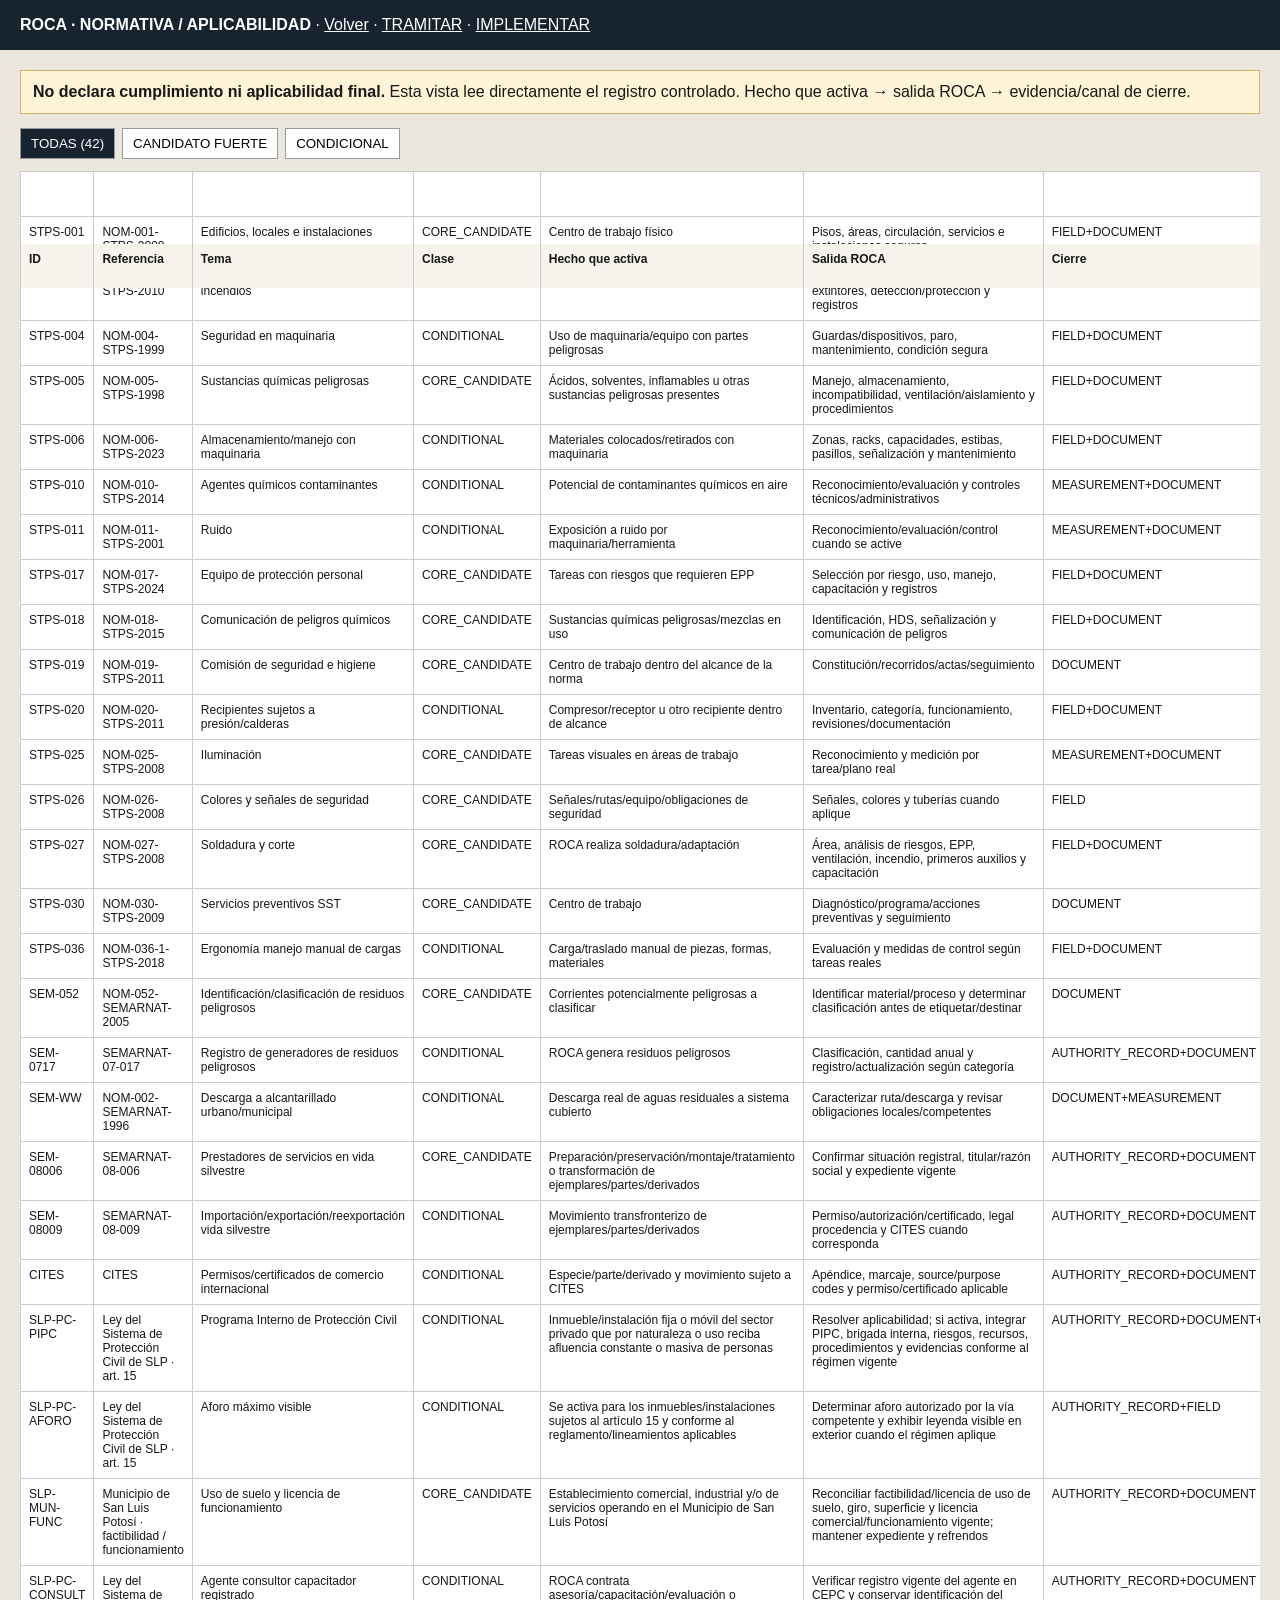
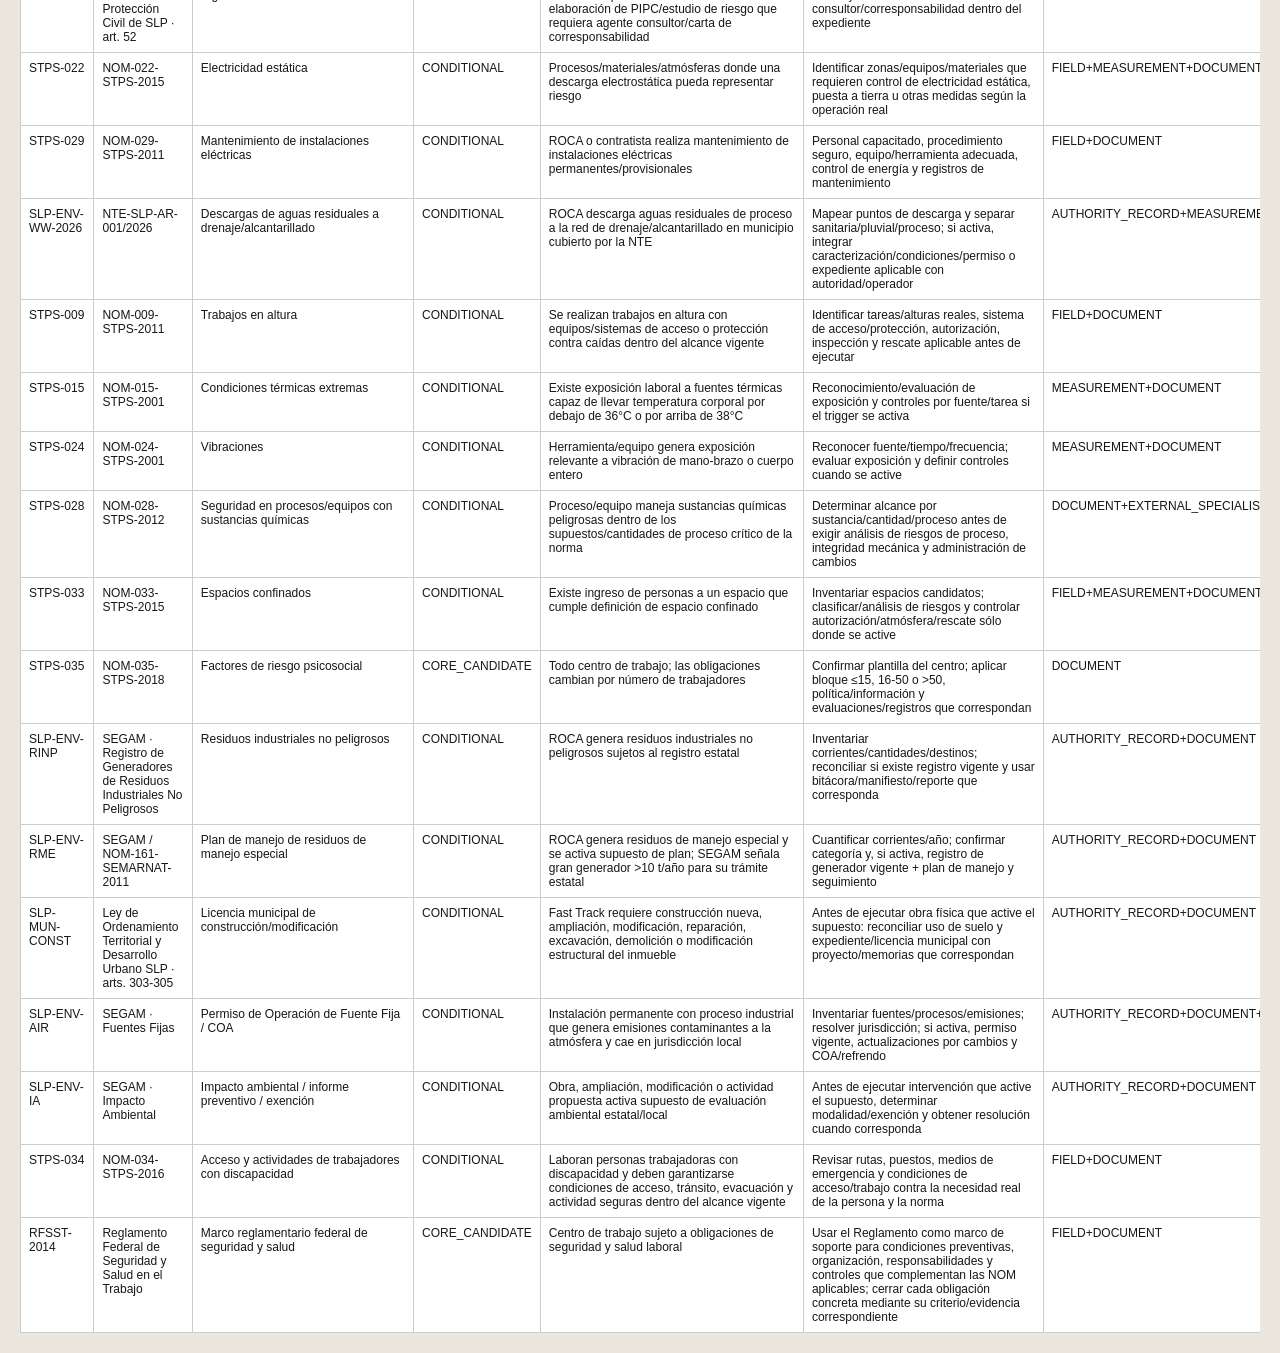
<file: generated/roca-fast-track/normativa.html>
<!doctype html><html lang="es"><head><meta charset="utf-8"><meta name="robots" content="noindex,nofollow"><meta name="viewport" content="width=device-width,initial-scale=1"><title>ROCA · Normativa</title><style>body{margin:0;font-family:Arial,sans-serif;background:#ece7de;color:#171717}header{position:sticky;top:0;background:#17232e;color:#fff;padding:16px 20px;z-index:3}header a{color:#fff}.wrap{padding:20px;max-width:1750px;margin:auto}.note{background:#fff4d8;border:1px solid #d0b46f;padding:12px;margin-bottom:14px}.filters{display:flex;gap:7px;flex-wrap:wrap;margin-bottom:12px}.filters button{padding:7px 10px;background:#fff;border:1px solid #999;cursor:pointer}.filters .active{background:#17232e;color:#fff}.tablewrap{overflow:auto}table{width:100%;border-collapse:collapse;background:#fff;font-size:12px}th,td{border:1px solid #ccc;padding:8px;vertical-align:top;text-align:left}th{position:sticky;top:72px;background:#f7f4ee}td a{color:#7a4d2b;font-weight:700}.error{padding:15px;background:#ffe0e0;border:1px solid #c88}</style></head><body><header><b>ROCA · NORMATIVA / APLICABILIDAD</b> · <a href="../../index.html">Volver</a> · <a href="tramitar.html">TRAMITAR</a> · <a href="implementation.html">IMPLEMENTAR</a></header><main class="wrap"><div class="note"><b>No declara cumplimiento ni aplicabilidad final.</b> Esta vista lee directamente el registro controlado. Hecho que activa → salida ROCA → evidencia/canal de cierre.</div><div class="filters"><button class="active" data-f="ALL">TODAS</button><button data-f="CORE_CANDIDATE">CANDIDATO FUERTE</button><button data-f="CONDITIONAL">CONDICIONAL</button></div><div id="error"></div><div class="tablewrap"><table><thead><tr><th>ID</th><th>Referencia</th><th>Tema</th><th>Clase</th><th>Hecho que activa</th><th>Salida ROCA</th><th>Cierre</th><th>Estado</th><th>Fuente oficial</th></tr></thead><tbody id="rows"></tbody></table></div></main><script>
function parseCSV(text){const rows=[];let row=[],cur="",q=false;for(let i=0;i<text.length;i++){const ch=text[i];if(q){if(ch==='"'&&text[i+1]==='"'){cur+='"';i++;}else if(ch==='"')q=false;else cur+=ch;}else{if(ch==='"')q=true;else if(ch===','){row.push(cur);cur='';}else if(ch==='\n'){row.push(cur);rows.push(row);row=[];cur='';}else if(ch!=='\r')cur+=ch;}}if(cur||row.length){row.push(cur);rows.push(row);}const headers=rows.shift();return rows.filter(r=>r.some(Boolean)).map(r=>Object.fromEntries(headers.map((h,i)=>[h,r[i]||''])));}
const esc=s=>String(s||'').replace(/&/g,'&amp;').replace(/</g,'&lt;').replace(/>/g,'&gt;').replace(/"/g,'&quot;');

let current='ALL',data=[];
function render(){document.getElementById('rows').innerHTML=data.filter(r=>current==='ALL'||r.applicability_class===current).map(r=>'<tr><td>'+esc(r.req_id)+'</td><td>'+esc(r.reference)+'</td><td>'+esc(r.title)+'</td><td>'+esc(r.applicability_class)+'</td><td>'+esc(r.trigger_fact)+'</td><td>'+esc(r.roca_output)+'</td><td>'+esc(r.closure_channel)+'</td><td>'+esc(r.status)+'</td><td><a target="_blank" rel="noreferrer" href="'+esc(r.official_source)+'">FUENTE</a></td></tr>').join('');}
document.querySelectorAll('[data-f]').forEach(b=>b.onclick=()=>{current=b.dataset.f;document.querySelectorAll('[data-f]').forEach(x=>x.classList.toggle('active',x===b));render();});
fetch('../../ops/assurance/ROCA_NORMATIVE_APPLICABILITY_V1.csv',{cache:'no-store'}).then(r=>{if(!r.ok)throw new Error('HTTP '+r.status);return r.text()}).then(t=>{data=parseCSV(t);document.querySelector('[data-f="ALL"]').textContent='TODAS ('+data.length+')';render();}).catch(e=>document.getElementById('error').innerHTML='<div class="error">No se pudo leer el registro controlado: '+esc(e.message)+'</div>');
</script></body></html>
</file>
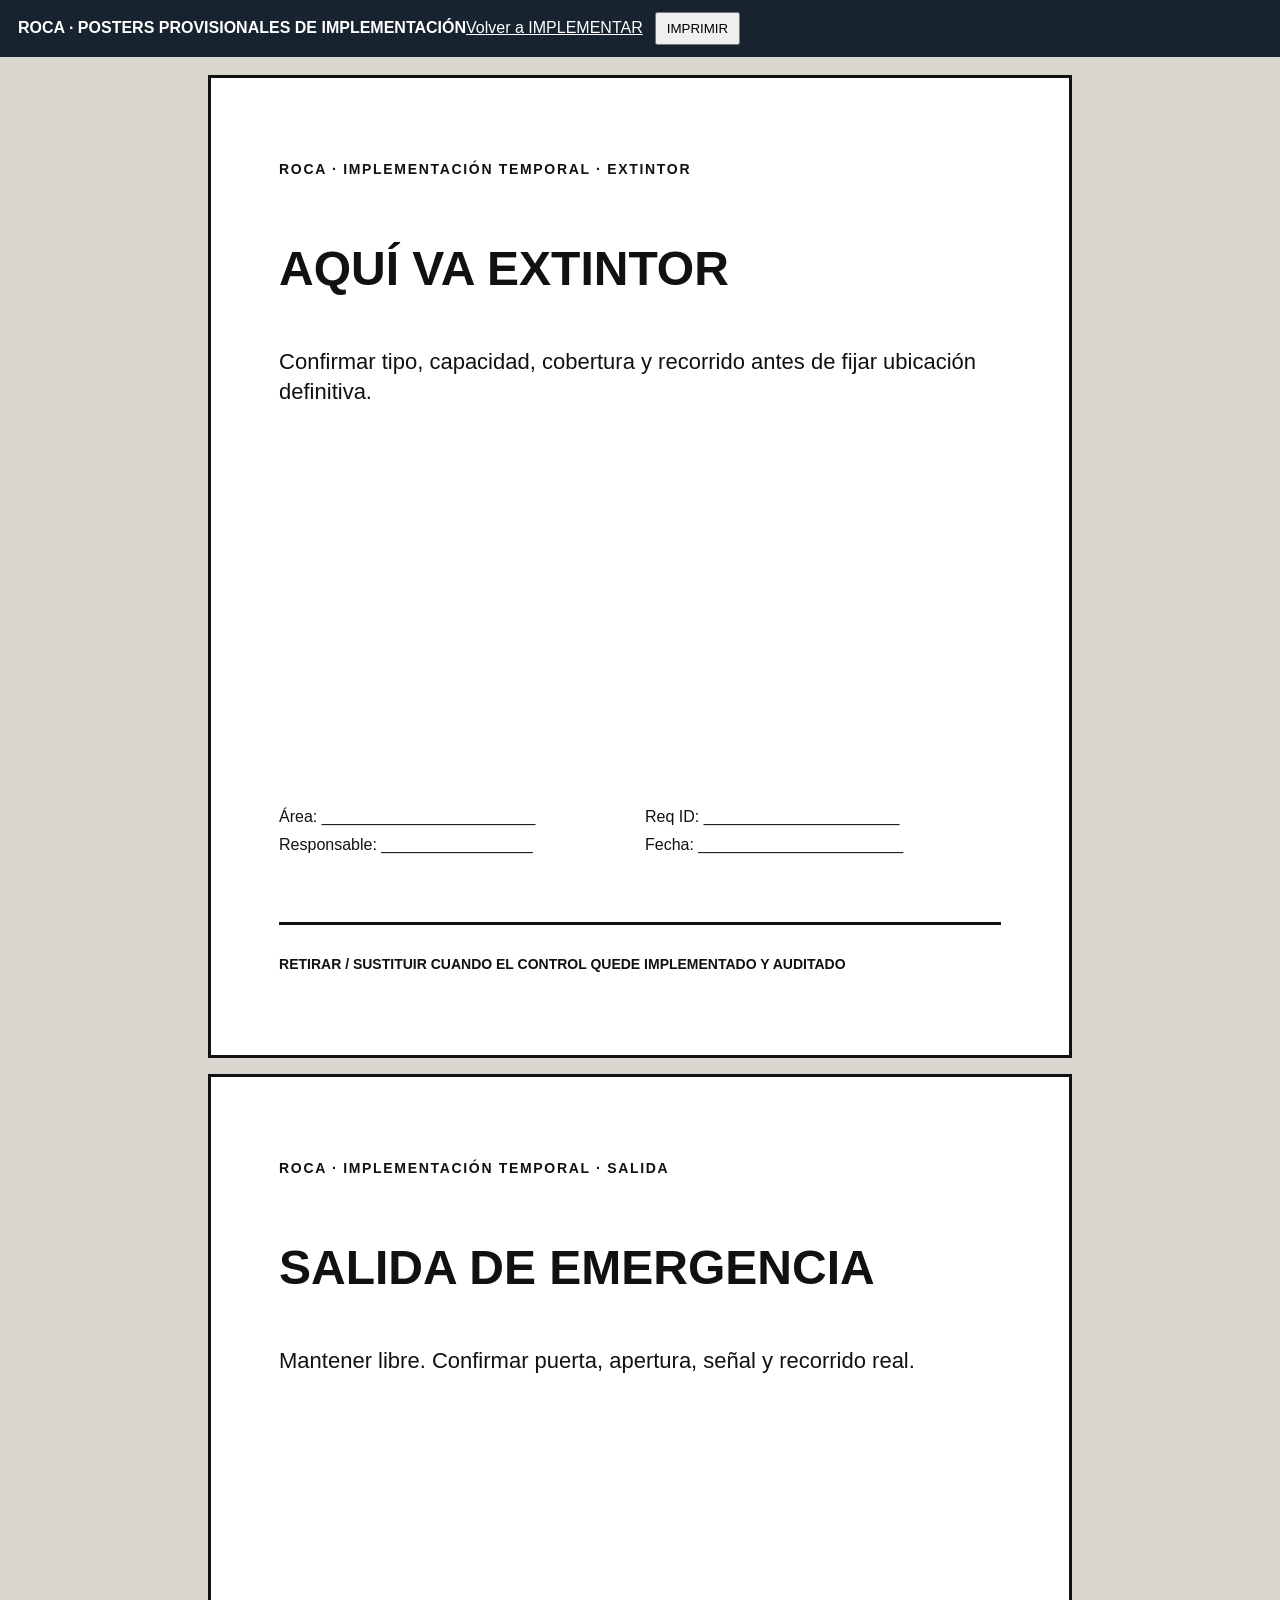
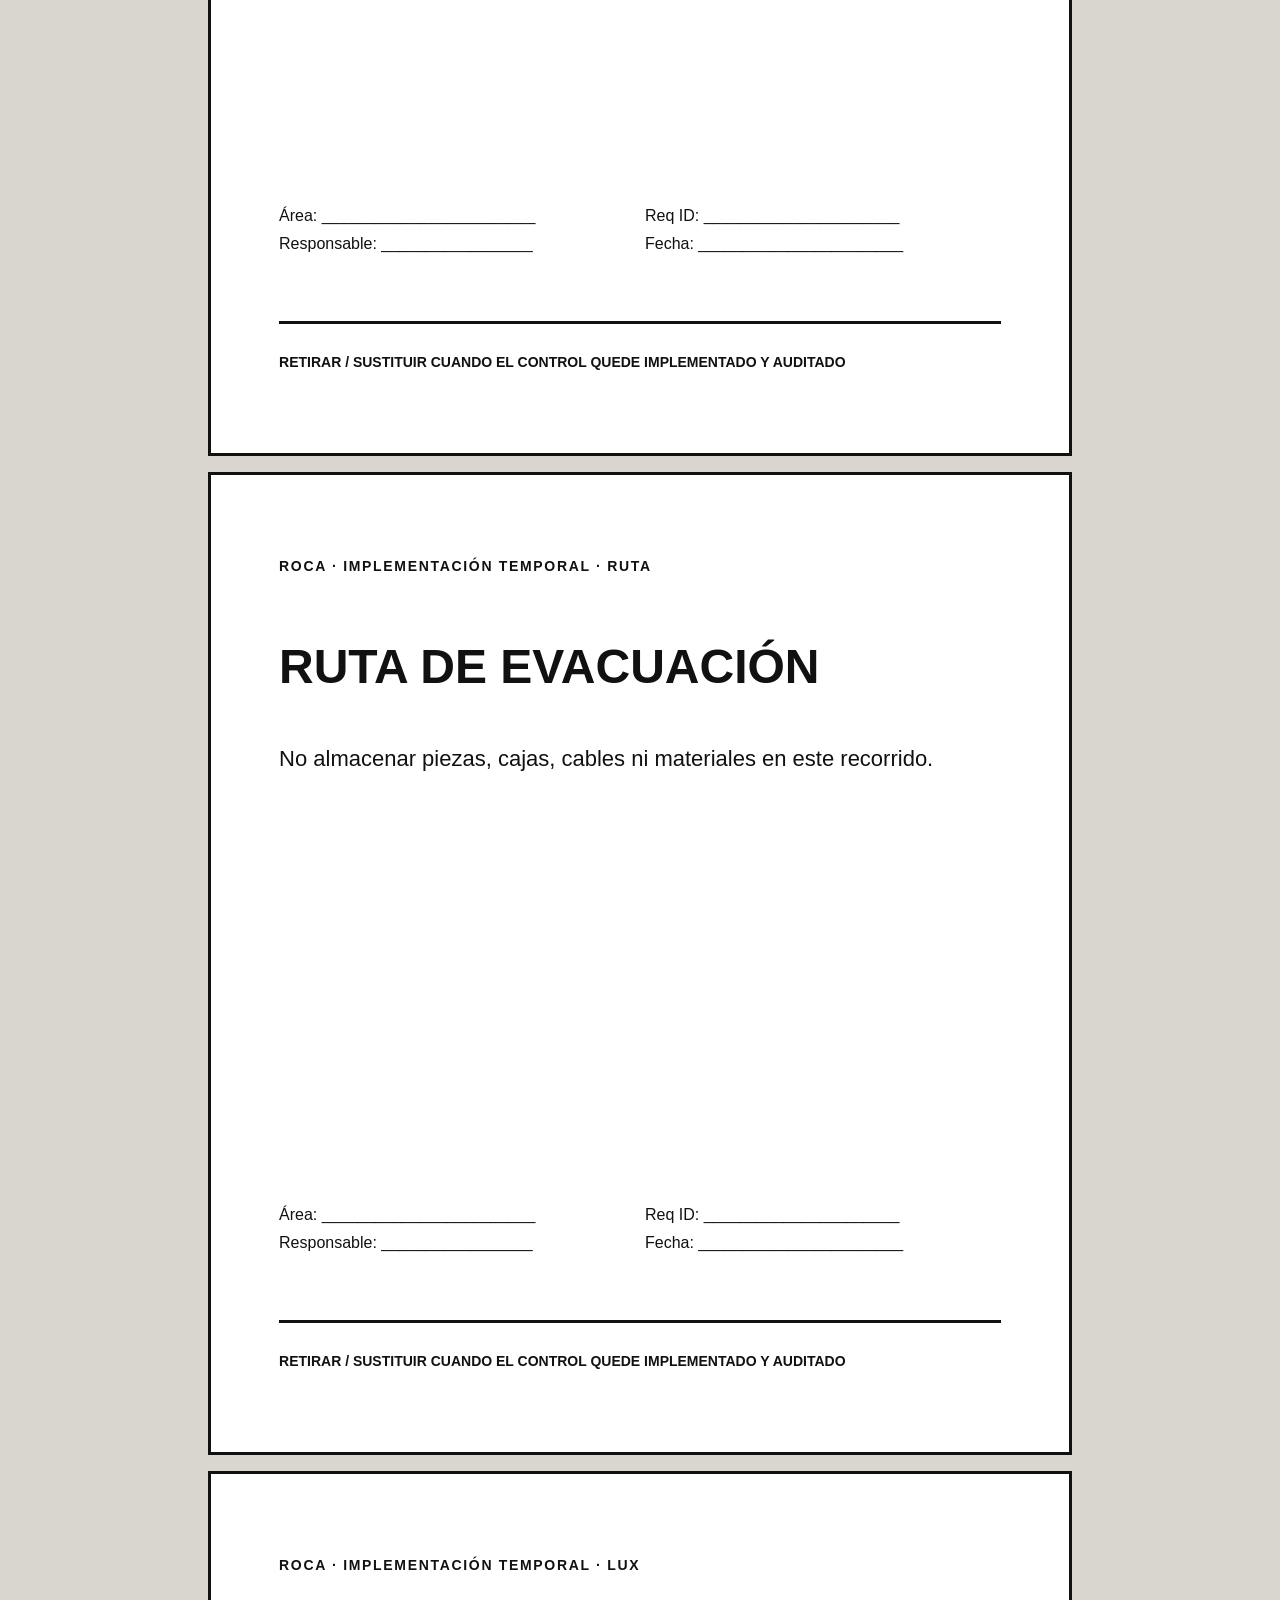
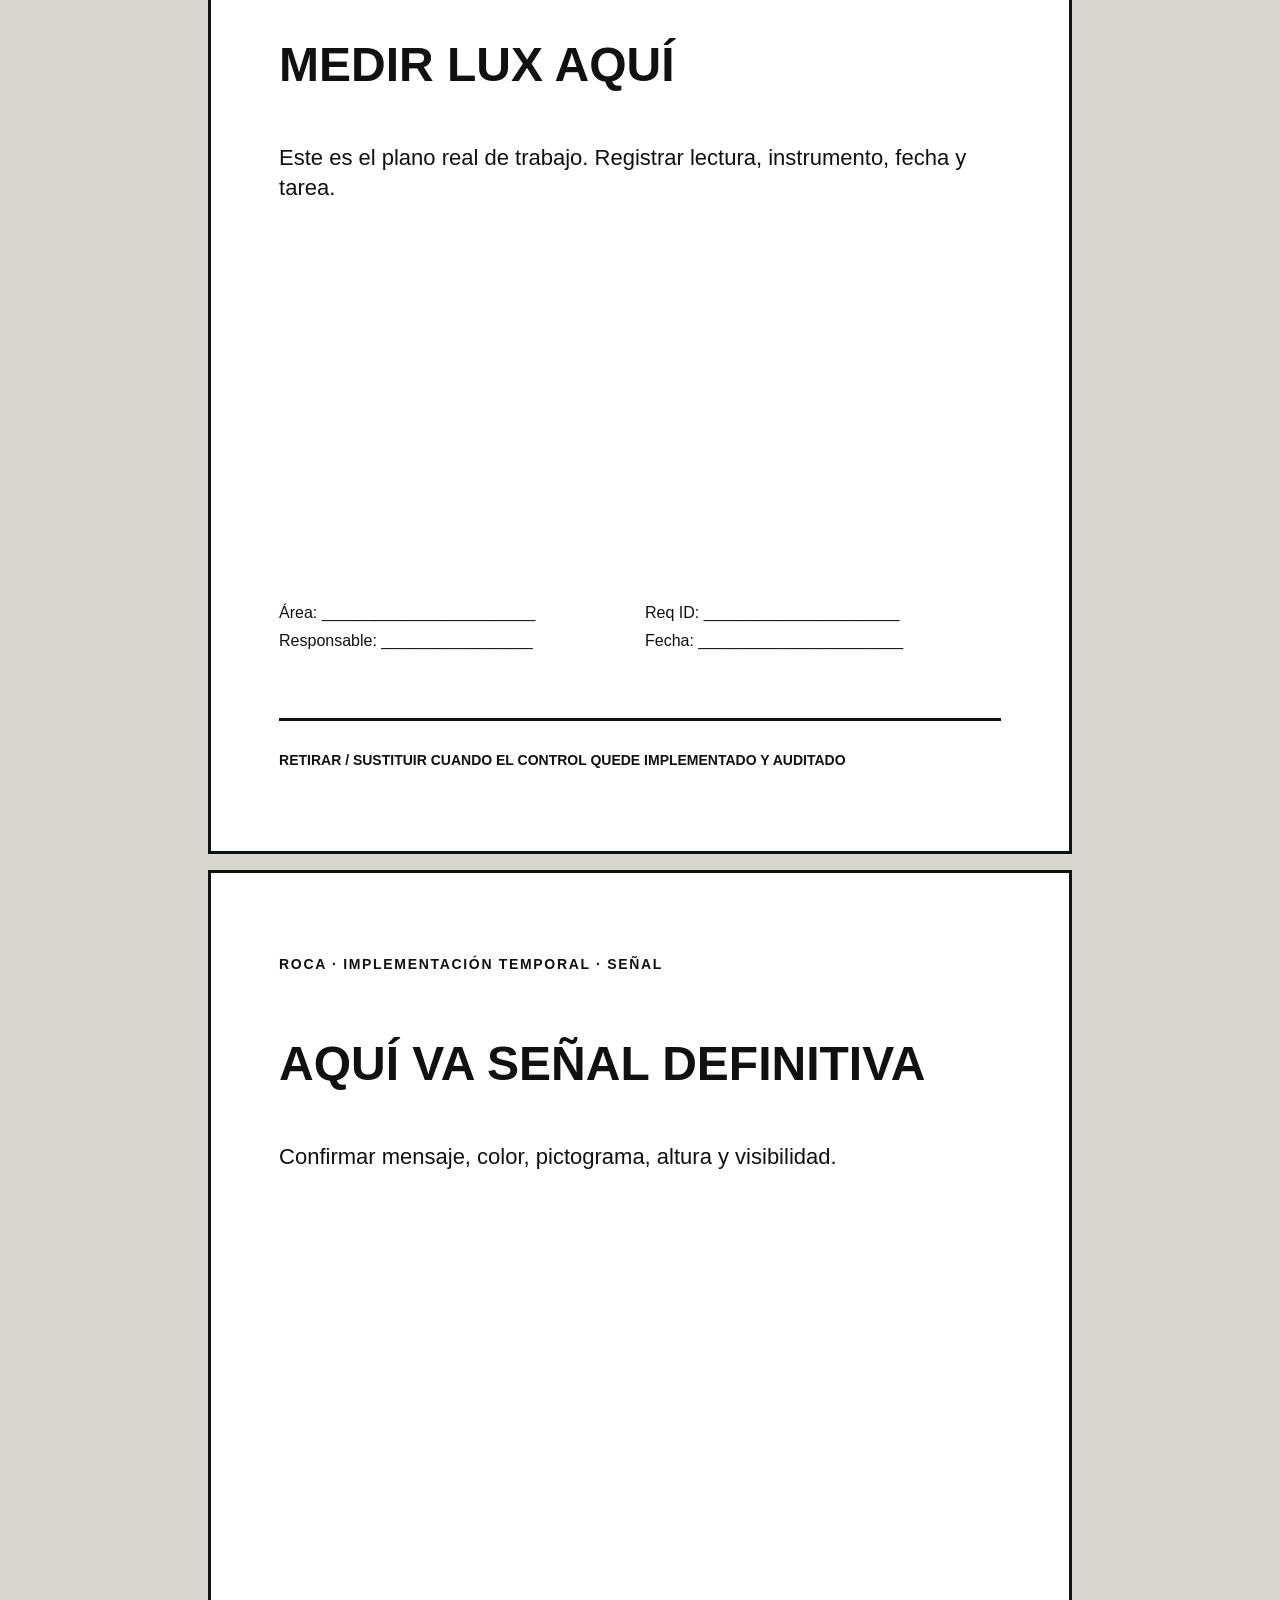
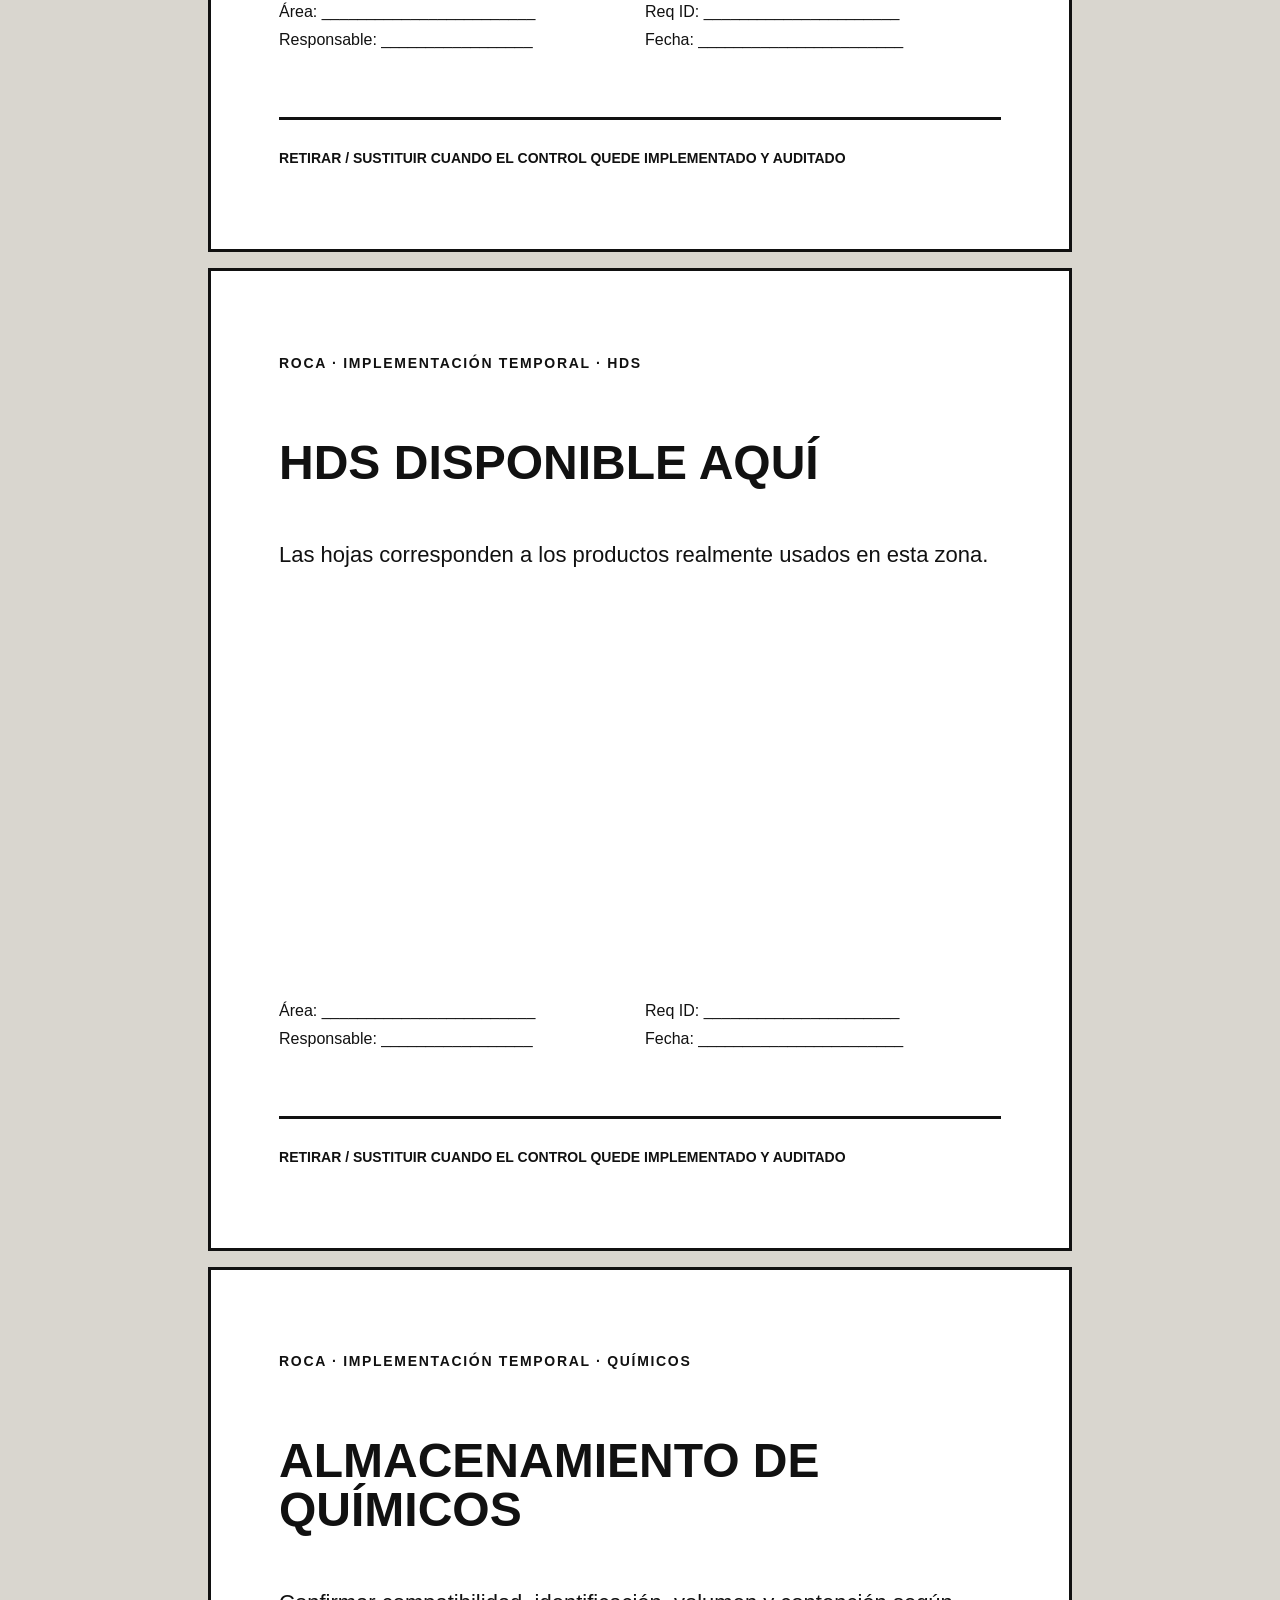
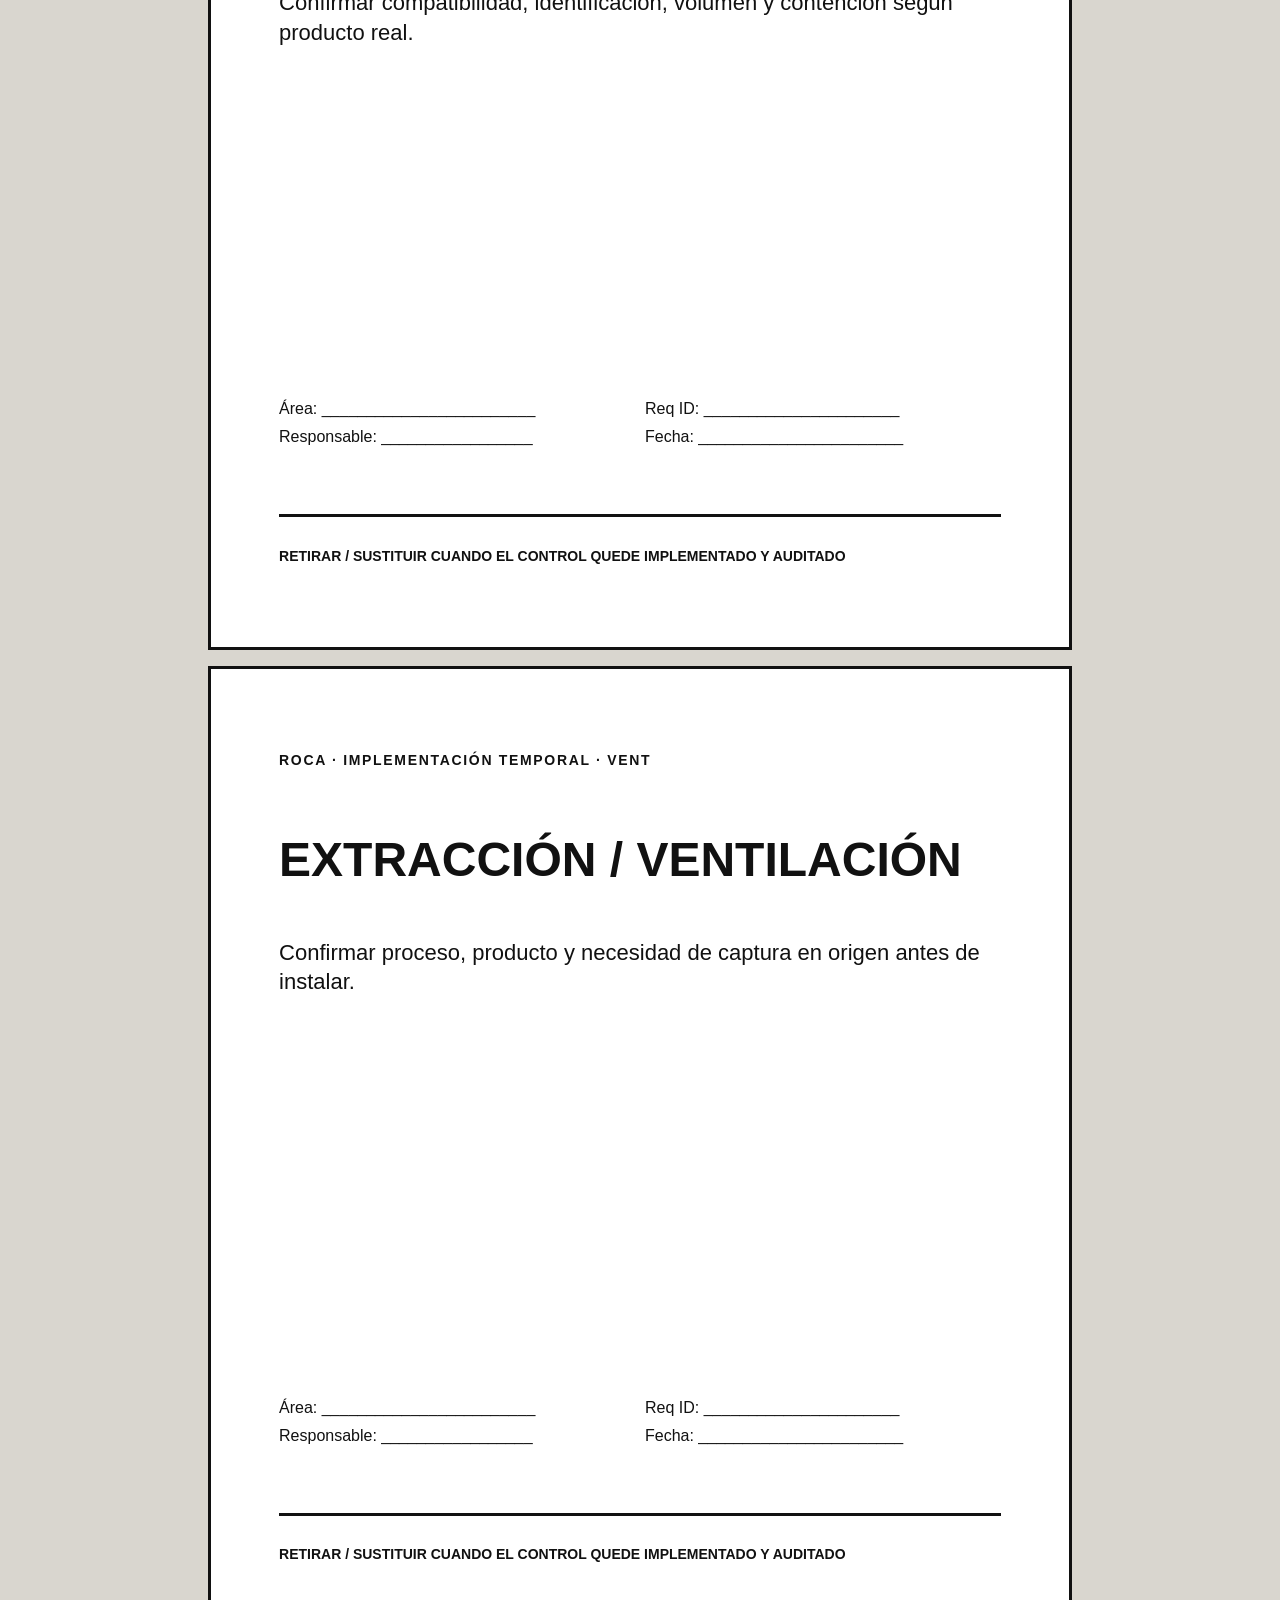
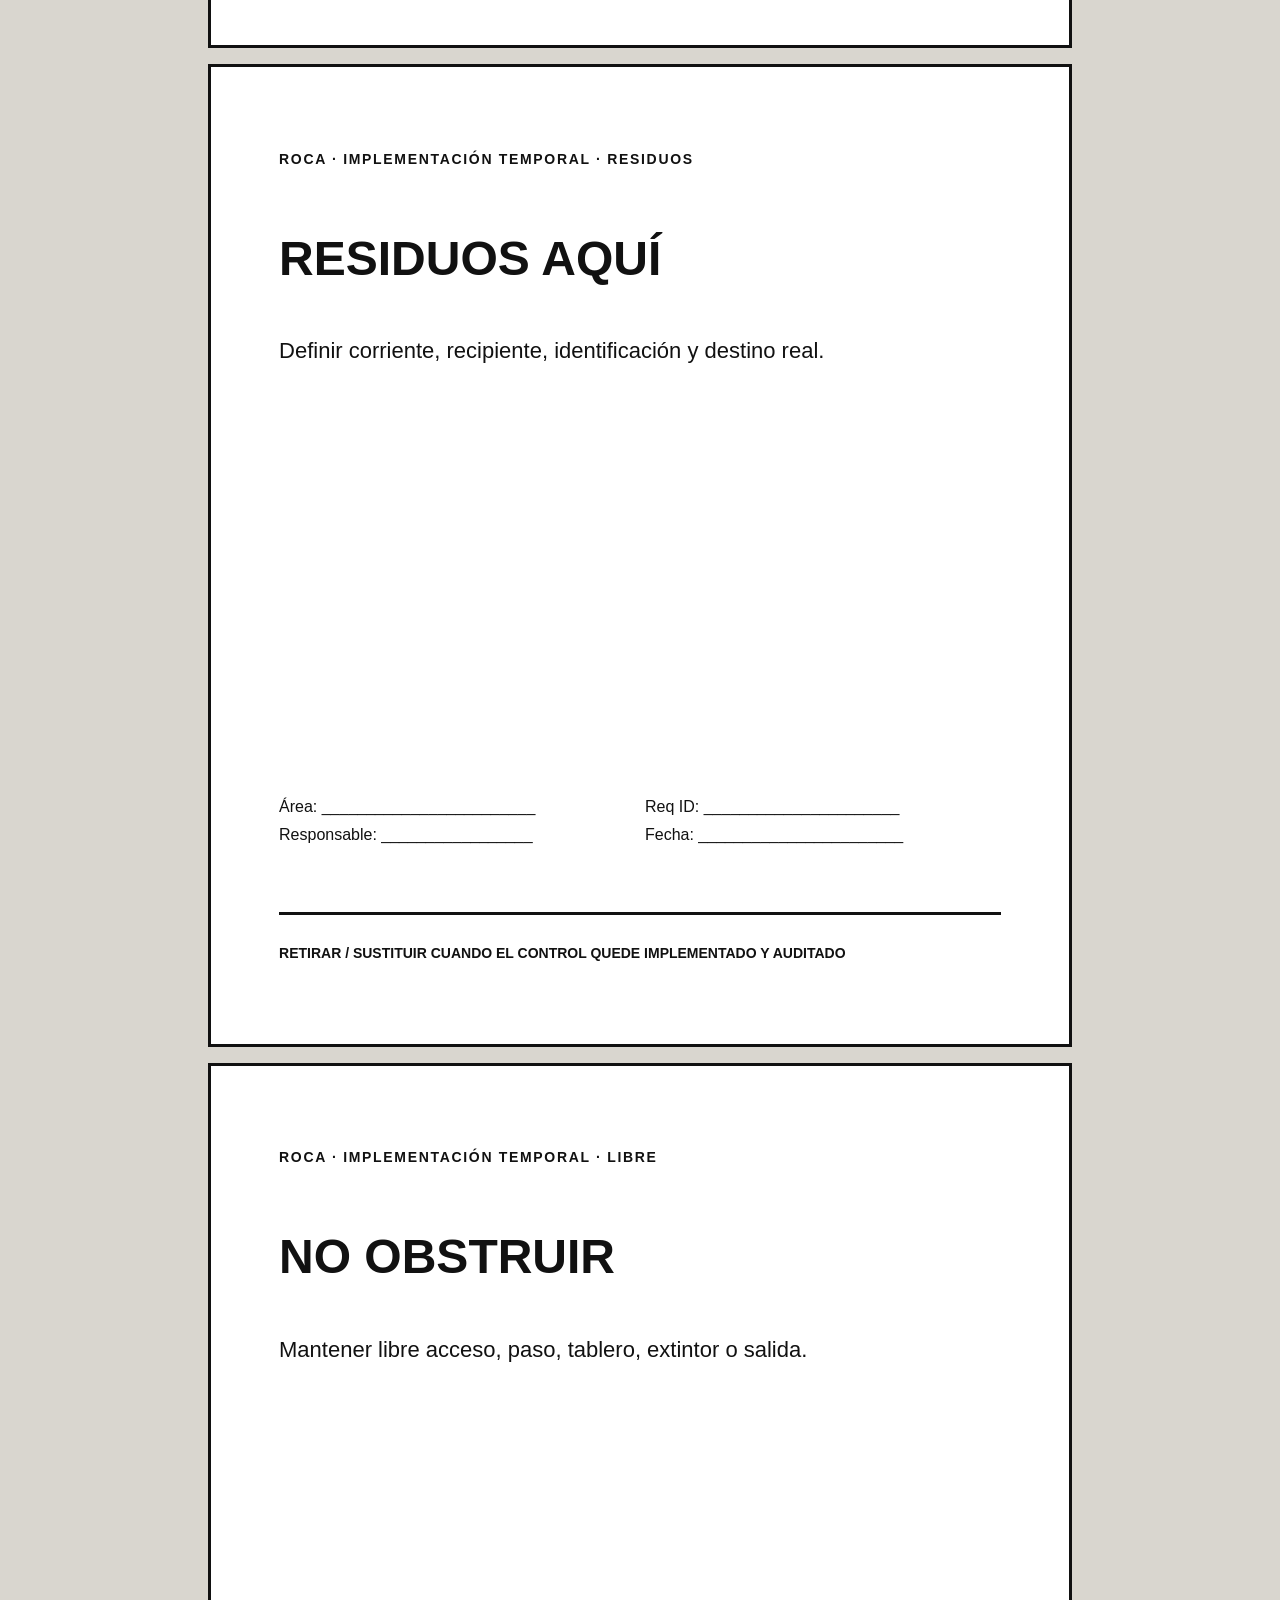
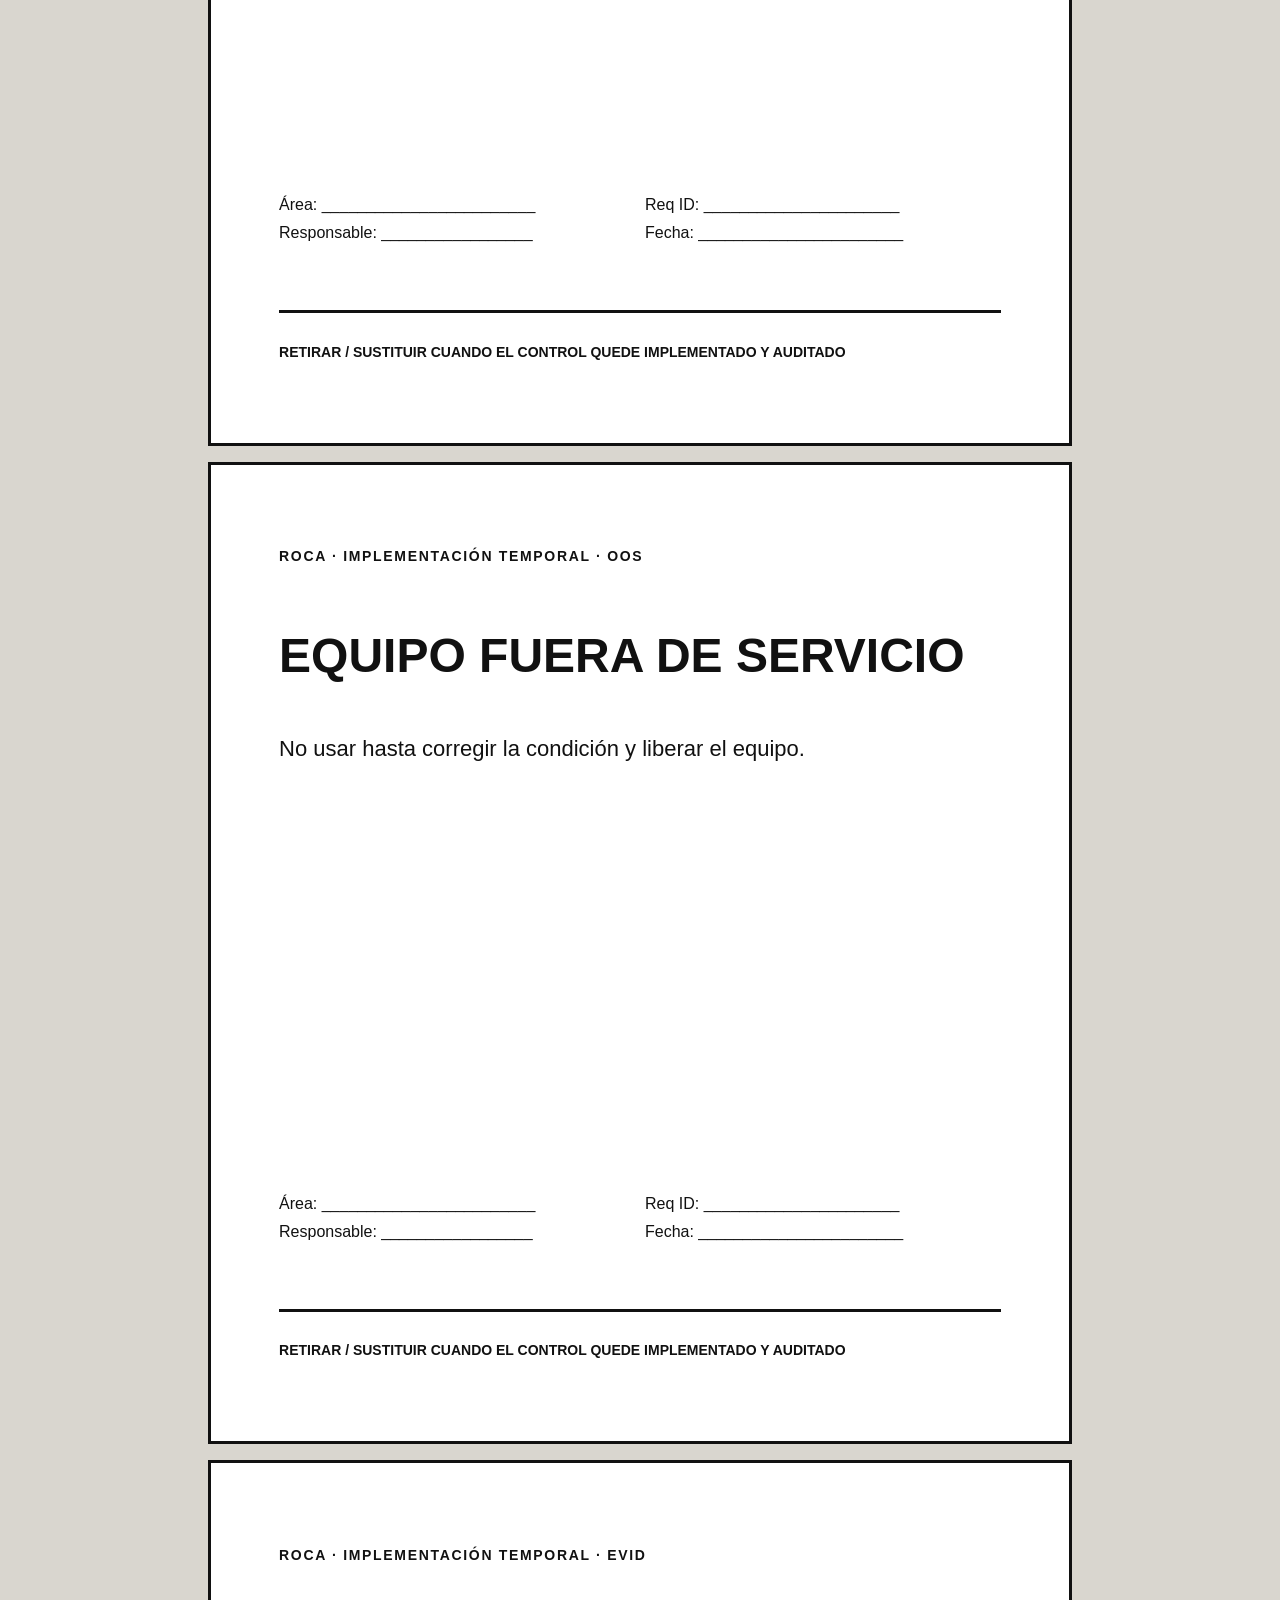
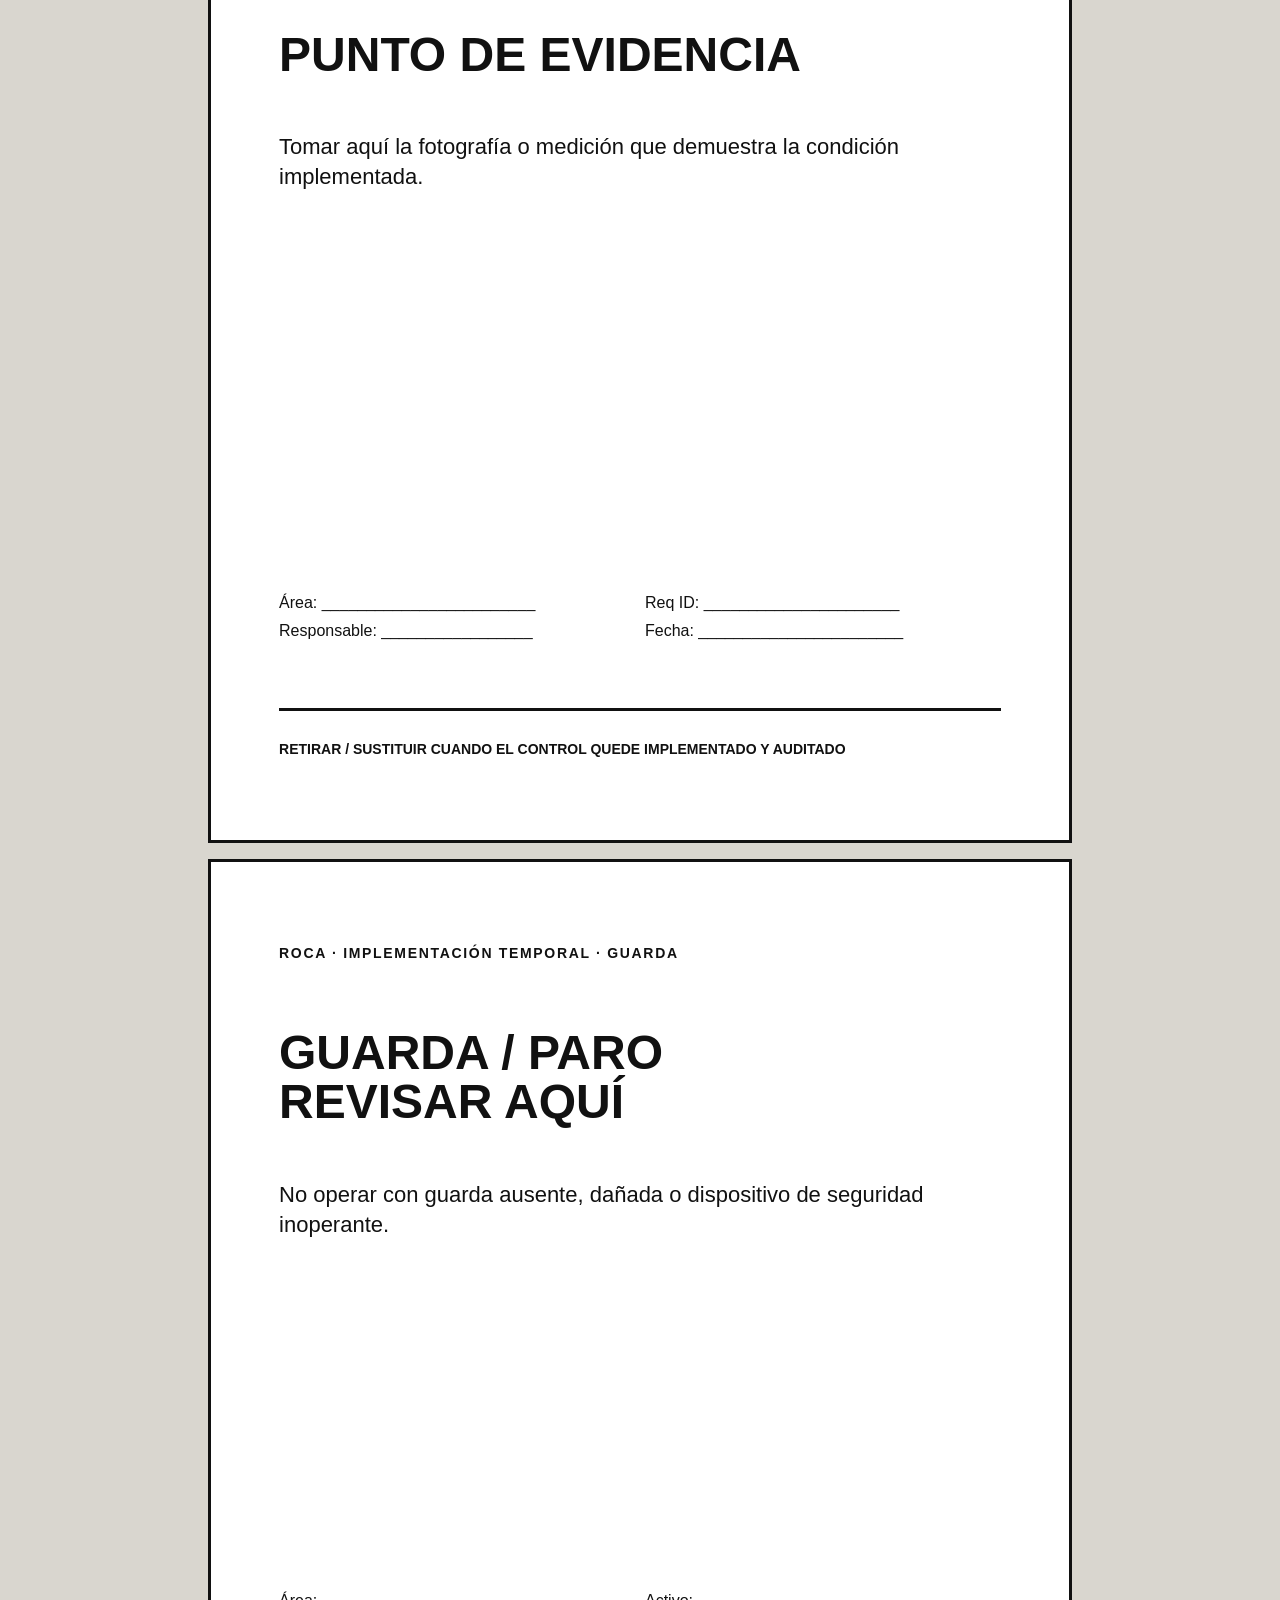
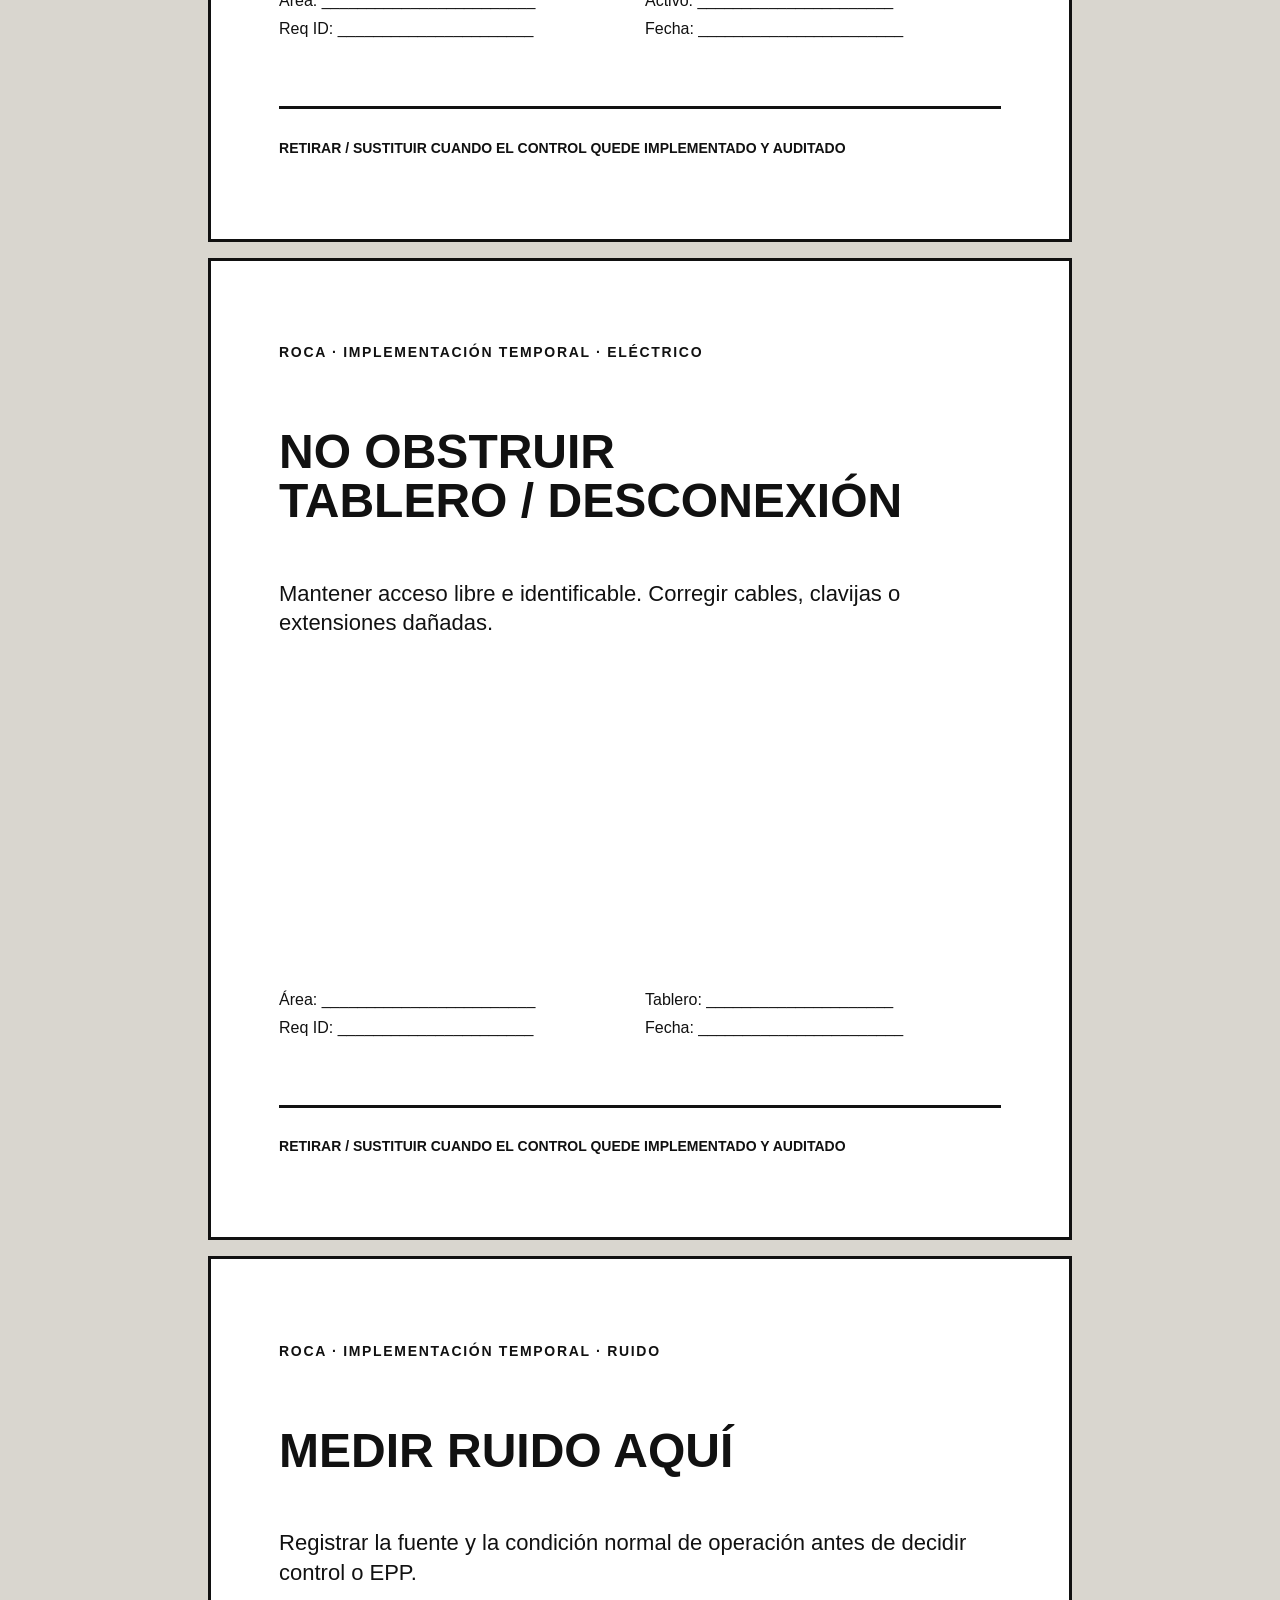
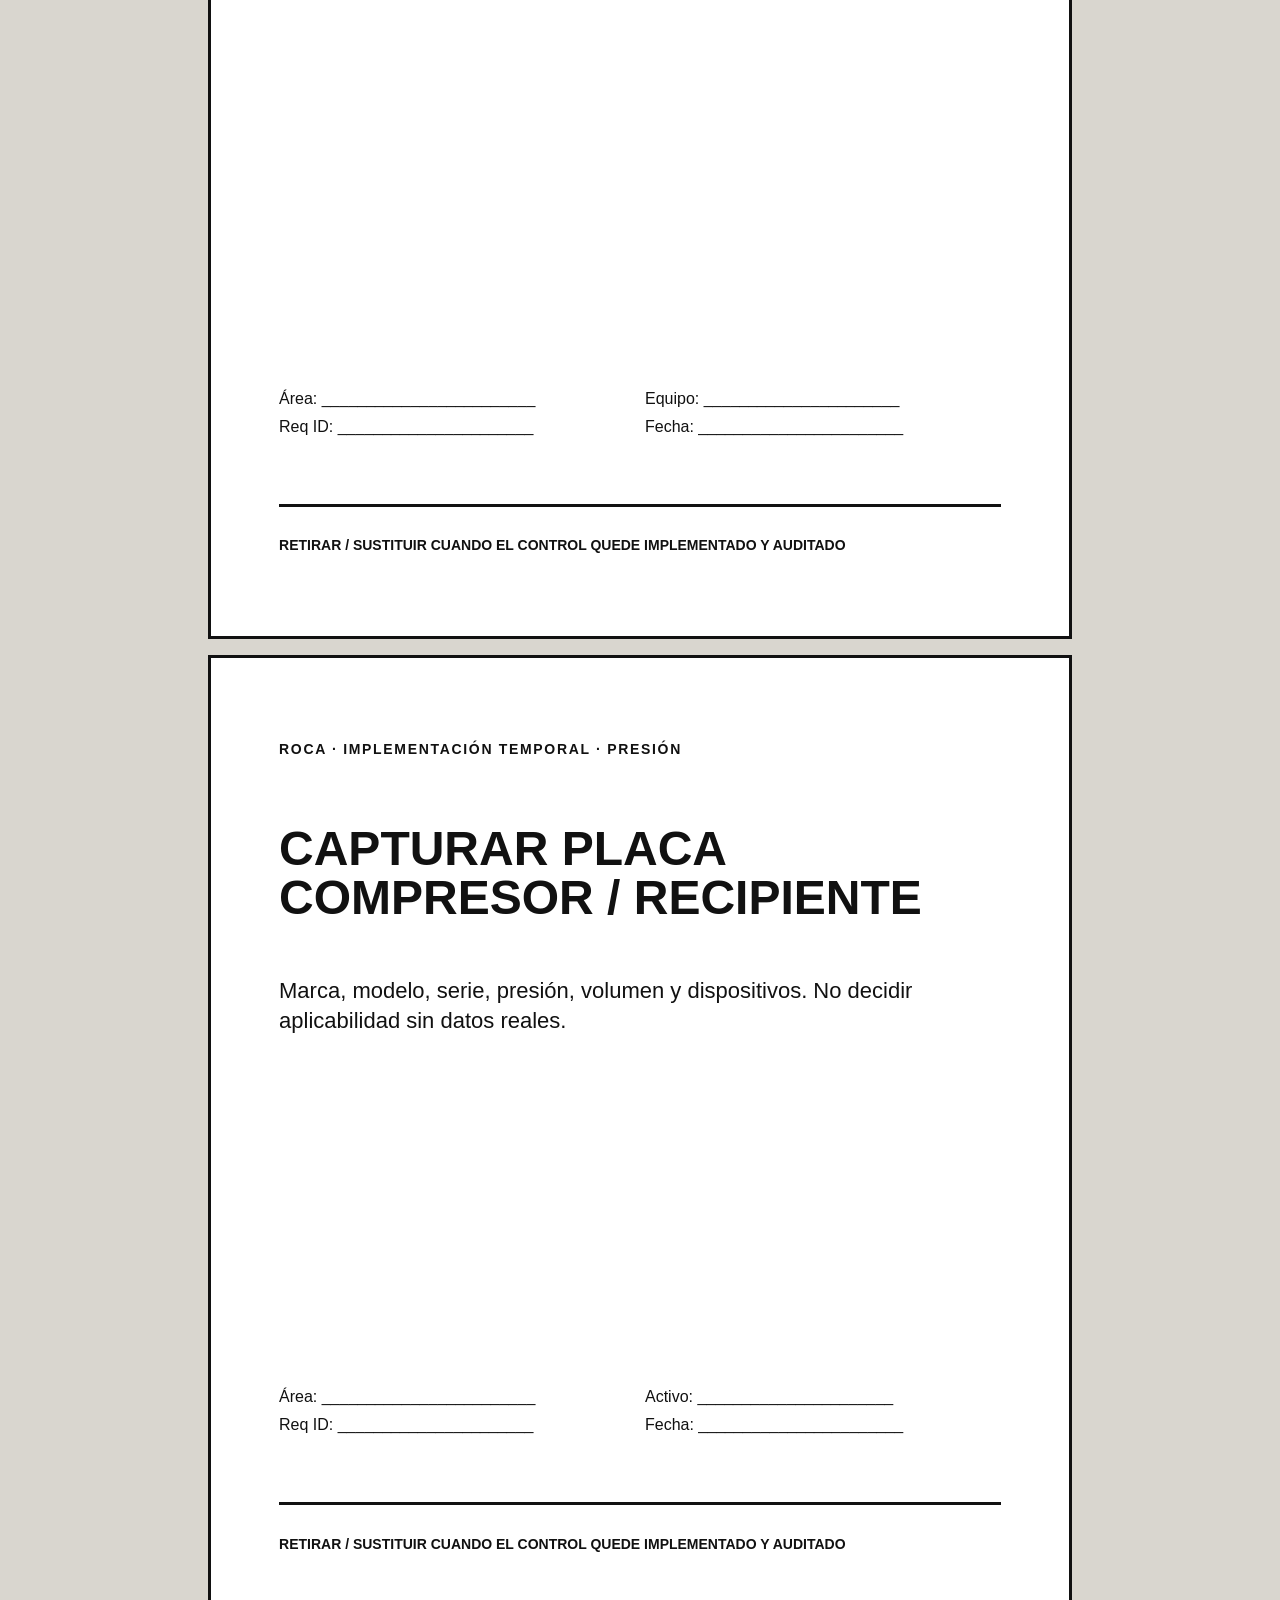
<file: generated/roca-fast-track/poster-pack.html>
<!doctype html><html lang="es"><head><meta charset="utf-8"><meta name="robots" content="noindex,nofollow"><meta name="viewport" content="width=device-width,initial-scale=1"><title>ROCA · Posters provisionales</title><style>
@page{size:A4;margin:10mm}
*{box-sizing:border-box}
body{font-family:Arial,sans-serif;margin:0;background:#d9d6cf;color:#111}
.top{position:sticky;top:0;background:#17232e;color:#fff;padding:12px 18px;z-index:2}
.top a{color:#fff}.top button{margin-left:12px;padding:7px 10px}
.wrap{max-width:900px;margin:auto;padding:18px}
.poster{background:#fff;min-height:260mm;margin:0 0 16px;padding:22mm 18mm;border:3px solid #111;display:flex;flex-direction:column;justify-content:center;page-break-after:always}
.tag{font-size:14px;font-weight:700;letter-spacing:.12em;margin-bottom:18mm}
h1{font-size:48px;line-height:1.02;margin:0 0 14mm}
p{font-size:22px;line-height:1.35;margin:0 0 16mm;max-width:760px}
.fields{display:grid;grid-template-columns:1fr 1fr;gap:10px;font-size:16px;margin-top:auto}
.warning{margin-top:18mm;padding-top:8mm;border-top:3px solid #111;font-size:14px;font-weight:700}
@media print{body{background:#fff}.top{display:none}.wrap{max-width:none;padding:0}.poster{margin:0;border:3px solid #111}}
</style></head><body><div class="top"><b>ROCA · POSTERS PROVISIONALES DE IMPLEMENTACIÓN</b><a href="implementation.html">Volver a IMPLEMENTAR</a><button onclick="window.print()">IMPRIMIR</button></div><main class="wrap">
<section class="poster">
  <div class="tag">ROCA · IMPLEMENTACIÓN TEMPORAL · EXTINTOR</div>
  <h1>AQUÍ VA EXTINTOR</h1>
  <p>Confirmar tipo, capacidad, cobertura y recorrido antes de fijar ubicación definitiva.</p>
  <div class="fields">
    <span>Área: ________________________</span>
    <span>Req ID: ______________________</span>
    <span>Responsable: _________________</span>
    <span>Fecha: _______________________</span>
  </div>
  <div class="warning">RETIRAR / SUSTITUIR CUANDO EL CONTROL QUEDE IMPLEMENTADO Y AUDITADO</div>
</section>
<section class="poster">
  <div class="tag">ROCA · IMPLEMENTACIÓN TEMPORAL · SALIDA</div>
  <h1>SALIDA DE EMERGENCIA</h1>
  <p>Mantener libre. Confirmar puerta, apertura, señal y recorrido real.</p>
  <div class="fields">
    <span>Área: ________________________</span>
    <span>Req ID: ______________________</span>
    <span>Responsable: _________________</span>
    <span>Fecha: _______________________</span>
  </div>
  <div class="warning">RETIRAR / SUSTITUIR CUANDO EL CONTROL QUEDE IMPLEMENTADO Y AUDITADO</div>
</section>
<section class="poster">
  <div class="tag">ROCA · IMPLEMENTACIÓN TEMPORAL · RUTA</div>
  <h1>RUTA DE EVACUACIÓN</h1>
  <p>No almacenar piezas, cajas, cables ni materiales en este recorrido.</p>
  <div class="fields">
    <span>Área: ________________________</span>
    <span>Req ID: ______________________</span>
    <span>Responsable: _________________</span>
    <span>Fecha: _______________________</span>
  </div>
  <div class="warning">RETIRAR / SUSTITUIR CUANDO EL CONTROL QUEDE IMPLEMENTADO Y AUDITADO</div>
</section>
<section class="poster">
  <div class="tag">ROCA · IMPLEMENTACIÓN TEMPORAL · LUX</div>
  <h1>MEDIR LUX AQUÍ</h1>
  <p>Este es el plano real de trabajo. Registrar lectura, instrumento, fecha y tarea.</p>
  <div class="fields">
    <span>Área: ________________________</span>
    <span>Req ID: ______________________</span>
    <span>Responsable: _________________</span>
    <span>Fecha: _______________________</span>
  </div>
  <div class="warning">RETIRAR / SUSTITUIR CUANDO EL CONTROL QUEDE IMPLEMENTADO Y AUDITADO</div>
</section>
<section class="poster">
  <div class="tag">ROCA · IMPLEMENTACIÓN TEMPORAL · SEÑAL</div>
  <h1>AQUÍ VA SEÑAL DEFINITIVA</h1>
  <p>Confirmar mensaje, color, pictograma, altura y visibilidad.</p>
  <div class="fields">
    <span>Área: ________________________</span>
    <span>Req ID: ______________________</span>
    <span>Responsable: _________________</span>
    <span>Fecha: _______________________</span>
  </div>
  <div class="warning">RETIRAR / SUSTITUIR CUANDO EL CONTROL QUEDE IMPLEMENTADO Y AUDITADO</div>
</section>
<section class="poster">
  <div class="tag">ROCA · IMPLEMENTACIÓN TEMPORAL · HDS</div>
  <h1>HDS DISPONIBLE AQUÍ</h1>
  <p>Las hojas corresponden a los productos realmente usados en esta zona.</p>
  <div class="fields">
    <span>Área: ________________________</span>
    <span>Req ID: ______________________</span>
    <span>Responsable: _________________</span>
    <span>Fecha: _______________________</span>
  </div>
  <div class="warning">RETIRAR / SUSTITUIR CUANDO EL CONTROL QUEDE IMPLEMENTADO Y AUDITADO</div>
</section>
<section class="poster">
  <div class="tag">ROCA · IMPLEMENTACIÓN TEMPORAL · QUÍMICOS</div>
  <h1>ALMACENAMIENTO DE QUÍMICOS</h1>
  <p>Confirmar compatibilidad, identificación, volumen y contención según producto real.</p>
  <div class="fields">
    <span>Área: ________________________</span>
    <span>Req ID: ______________________</span>
    <span>Responsable: _________________</span>
    <span>Fecha: _______________________</span>
  </div>
  <div class="warning">RETIRAR / SUSTITUIR CUANDO EL CONTROL QUEDE IMPLEMENTADO Y AUDITADO</div>
</section>
<section class="poster">
  <div class="tag">ROCA · IMPLEMENTACIÓN TEMPORAL · VENT</div>
  <h1>EXTRACCIÓN / VENTILACIÓN</h1>
  <p>Confirmar proceso, producto y necesidad de captura en origen antes de instalar.</p>
  <div class="fields">
    <span>Área: ________________________</span>
    <span>Req ID: ______________________</span>
    <span>Responsable: _________________</span>
    <span>Fecha: _______________________</span>
  </div>
  <div class="warning">RETIRAR / SUSTITUIR CUANDO EL CONTROL QUEDE IMPLEMENTADO Y AUDITADO</div>
</section>
<section class="poster">
  <div class="tag">ROCA · IMPLEMENTACIÓN TEMPORAL · RESIDUOS</div>
  <h1>RESIDUOS AQUÍ</h1>
  <p>Definir corriente, recipiente, identificación y destino real.</p>
  <div class="fields">
    <span>Área: ________________________</span>
    <span>Req ID: ______________________</span>
    <span>Responsable: _________________</span>
    <span>Fecha: _______________________</span>
  </div>
  <div class="warning">RETIRAR / SUSTITUIR CUANDO EL CONTROL QUEDE IMPLEMENTADO Y AUDITADO</div>
</section>
<section class="poster">
  <div class="tag">ROCA · IMPLEMENTACIÓN TEMPORAL · LIBRE</div>
  <h1>NO OBSTRUIR</h1>
  <p>Mantener libre acceso, paso, tablero, extintor o salida.</p>
  <div class="fields">
    <span>Área: ________________________</span>
    <span>Req ID: ______________________</span>
    <span>Responsable: _________________</span>
    <span>Fecha: _______________________</span>
  </div>
  <div class="warning">RETIRAR / SUSTITUIR CUANDO EL CONTROL QUEDE IMPLEMENTADO Y AUDITADO</div>
</section>
<section class="poster">
  <div class="tag">ROCA · IMPLEMENTACIÓN TEMPORAL · OOS</div>
  <h1>EQUIPO FUERA DE SERVICIO</h1>
  <p>No usar hasta corregir la condición y liberar el equipo.</p>
  <div class="fields">
    <span>Área: ________________________</span>
    <span>Req ID: ______________________</span>
    <span>Responsable: _________________</span>
    <span>Fecha: _______________________</span>
  </div>
  <div class="warning">RETIRAR / SUSTITUIR CUANDO EL CONTROL QUEDE IMPLEMENTADO Y AUDITADO</div>
</section>
<section class="poster">
  <div class="tag">ROCA · IMPLEMENTACIÓN TEMPORAL · EVID</div>
  <h1>PUNTO DE EVIDENCIA</h1>
  <p>Tomar aquí la fotografía o medición que demuestra la condición implementada.</p>
  <div class="fields">
    <span>Área: ________________________</span>
    <span>Req ID: ______________________</span>
    <span>Responsable: _________________</span>
    <span>Fecha: _______________________</span>
  </div>
  <div class="warning">RETIRAR / SUSTITUIR CUANDO EL CONTROL QUEDE IMPLEMENTADO Y AUDITADO</div>
</section>
<section class="poster">
  <div class="tag">ROCA · IMPLEMENTACIÓN TEMPORAL · GUARDA</div>
  <h1>GUARDA / PARO<br>REVISAR AQUÍ</h1>
  <p>No operar con guarda ausente, dañada o dispositivo de seguridad inoperante.</p>
  <div class="fields"><span>Área: ________________________</span><span>Activo: ______________________</span><span>Req ID: ______________________</span><span>Fecha: _______________________</span></div>
  <div class="warning">RETIRAR / SUSTITUIR CUANDO EL CONTROL QUEDE IMPLEMENTADO Y AUDITADO</div>
</section>
<section class="poster">
  <div class="tag">ROCA · IMPLEMENTACIÓN TEMPORAL · ELÉCTRICO</div>
  <h1>NO OBSTRUIR<br>TABLERO / DESCONEXIÓN</h1>
  <p>Mantener acceso libre e identificable. Corregir cables, clavijas o extensiones dañadas.</p>
  <div class="fields"><span>Área: ________________________</span><span>Tablero: _____________________</span><span>Req ID: ______________________</span><span>Fecha: _______________________</span></div>
  <div class="warning">RETIRAR / SUSTITUIR CUANDO EL CONTROL QUEDE IMPLEMENTADO Y AUDITADO</div>
</section>
<section class="poster">
  <div class="tag">ROCA · IMPLEMENTACIÓN TEMPORAL · RUIDO</div>
  <h1>MEDIR RUIDO AQUÍ</h1>
  <p>Registrar la fuente y la condición normal de operación antes de decidir control o EPP.</p>
  <div class="fields"><span>Área: ________________________</span><span>Equipo: ______________________</span><span>Req ID: ______________________</span><span>Fecha: _______________________</span></div>
  <div class="warning">RETIRAR / SUSTITUIR CUANDO EL CONTROL QUEDE IMPLEMENTADO Y AUDITADO</div>
</section>
<section class="poster">
  <div class="tag">ROCA · IMPLEMENTACIÓN TEMPORAL · PRESIÓN</div>
  <h1>CAPTURAR PLACA<br>COMPRESOR / RECIPIENTE</h1>
  <p>Marca, modelo, serie, presión, volumen y dispositivos. No decidir aplicabilidad sin datos reales.</p>
  <div class="fields"><span>Área: ________________________</span><span>Activo: ______________________</span><span>Req ID: ______________________</span><span>Fecha: _______________________</span></div>
  <div class="warning">RETIRAR / SUSTITUIR CUANDO EL CONTROL QUEDE IMPLEMENTADO Y AUDITADO</div>
</section></main></body></html>
</file>
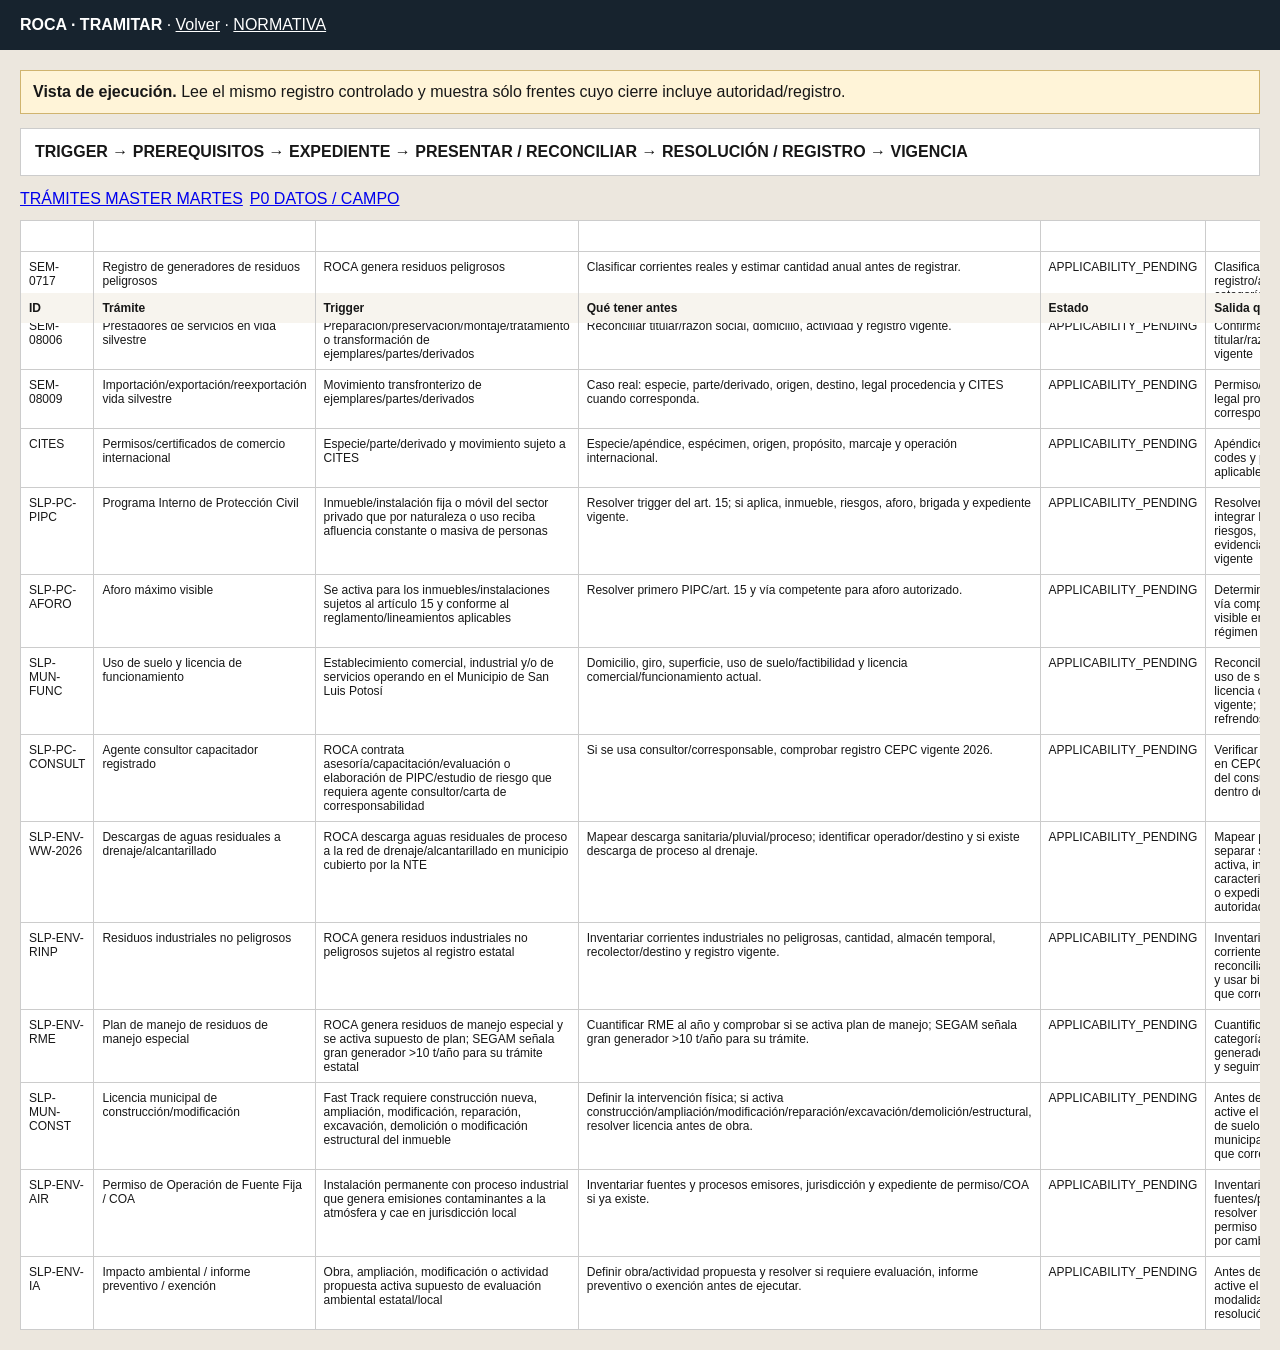
<file: generated/roca-fast-track/tramitar.html>
<!doctype html><html lang="es"><head><meta charset="utf-8"><meta name="robots" content="noindex,nofollow"><meta name="viewport" content="width=device-width,initial-scale=1"><title>ROCA · Tramitar</title><style>body{margin:0;font-family:Arial,sans-serif;background:#ece7de;color:#171717}header{position:sticky;top:0;background:#17232e;color:#fff;padding:16px 20px;z-index:3}header a{color:#fff}.wrap{padding:20px;max-width:1750px;margin:auto}.note{background:#fff4d8;border:1px solid #d0b46f;padding:12px;margin-bottom:14px}.filters{display:flex;gap:7px;flex-wrap:wrap;margin-bottom:12px}.filters button{padding:7px 10px;background:#fff;border:1px solid #999;cursor:pointer}.filters .active{background:#17232e;color:#fff}.tablewrap{overflow:auto}table{width:100%;border-collapse:collapse;background:#fff;font-size:12px}th,td{border:1px solid #ccc;padding:8px;vertical-align:top;text-align:left}th{position:sticky;top:72px;background:#f7f4ee}td a{color:#7a4d2b;font-weight:700}.error{padding:15px;background:#ffe0e0;border:1px solid #c88}.flow{background:#fff;border:1px solid #ccc;padding:14px;margin-bottom:14px;font-weight:700}</style></head><body><header><b>ROCA · TRAMITAR</b> · <a href="../../index.html">Volver</a> · <a href="normativa.html">NORMATIVA</a></header><main class="wrap"><div class="note"><b>Vista de ejecución.</b> Lee el mismo registro controlado y muestra sólo frentes cuyo cierre incluye autoridad/registro.</div><div class="flow">TRIGGER → PREREQUISITOS → EXPEDIENTE → PRESENTAR / RECONCILIAR → RESOLUCIÓN / REGISTRO → VIGENCIA</div><div class="filters"><a href="../../ops/control/ROCA_TRAMITES_MASTER_2026-10-02.csv">TRÁMITES MASTER MARTES</a><a href="../../ops/control/ROCA_TUESDAY_P0_FACTS_2026-10-02.csv">P0 DATOS / CAMPO</a></div><div id="error"></div><div class="tablewrap"><table><thead><tr><th>ID</th><th>Trámite</th><th>Trigger</th><th>Qué tener antes</th><th>Estado</th><th>Salida que cierra</th><th>Fuente</th></tr></thead><tbody id="rows"></tbody></table></div></main><script>
function parseCSV(text){const rows=[];let row=[],cur="",q=false;for(let i=0;i<text.length;i++){const ch=text[i];if(q){if(ch==='"'&&text[i+1]==='"'){cur+='"';i++;}else if(ch==='"')q=false;else cur+=ch;}else{if(ch==='"')q=true;else if(ch===','){row.push(cur);cur='';}else if(ch==='\n'){row.push(cur);rows.push(row);row=[];cur='';}else if(ch!=='\r')cur+=ch;}}if(cur||row.length){row.push(cur);rows.push(row);}const headers=rows.shift();return rows.filter(r=>r.some(Boolean)).map(r=>Object.fromEntries(headers.map((h,i)=>[h,r[i]||''])));}
const esc=s=>String(s||'').replace(/&/g,'&amp;').replace(/</g,'&lt;').replace(/>/g,'&gt;').replace(/"/g,'&quot;');

const pre={"SEM-0717":"Clasificar corrientes reales y estimar cantidad anual antes de registrar.","SEM-08006":"Reconciliar titular/razón social, domicilio, actividad y registro vigente.","SEM-08009":"Caso real: especie, parte/derivado, origen, destino, legal procedencia y CITES cuando corresponda.","CITES":"Especie/apéndice, espécimen, origen, propósito, marcaje y operación internacional.","SLP-PC-PIPC":"Resolver trigger del art. 15; si aplica, inmueble, riesgos, aforo, brigada y expediente vigente.","SLP-PC-AFORO":"Resolver primero PIPC/art. 15 y vía competente para aforo autorizado.","SLP-PC-CONSULT":"Si se usa consultor/corresponsable, comprobar registro CEPC vigente 2026.","SLP-MUN-FUNC":"Domicilio, giro, superficie, uso de suelo/factibilidad y licencia comercial/funcionamiento actual.","SLP-ENV-WW-2026":"Mapear descarga sanitaria/pluvial/proceso; identificar operador/destino y si existe descarga de proceso al drenaje.","SLP-ENV-RINP":"Inventariar corrientes industriales no peligrosas, cantidad, almacén temporal, recolector/destino y registro vigente.","SLP-ENV-RME":"Cuantificar RME al año y comprobar si se activa plan de manejo; SEGAM señala gran generador >10 t/año para su trámite.","SLP-MUN-CONST":"Definir la intervención física; si activa construcción/ampliación/modificación/reparación/excavación/demolición/estructural, resolver licencia antes de obra.","SLP-ENV-AIR":"Inventariar fuentes y procesos emisores, jurisdicción y expediente de permiso/COA si ya existe.","SLP-ENV-IA":"Definir obra/actividad propuesta y resolver si requiere evaluación, informe preventivo o exención antes de ejecutar."};
fetch('../../ops/assurance/ROCA_NORMATIVE_APPLICABILITY_V1.csv',{cache:'no-store'}).then(r=>{if(!r.ok)throw new Error('HTTP '+r.status);return r.text()}).then(t=>{const data=parseCSV(t).filter(r=>String(r.closure_channel).includes('AUTHORITY_RECORD'));document.getElementById('rows').innerHTML=data.map(r=>'<tr><td>'+esc(r.req_id)+'</td><td>'+esc(r.title)+'</td><td>'+esc(r.trigger_fact)+'</td><td>'+esc(pre[r.req_id]||'Cerrar hecho de aplicabilidad y expediente vigente.')+'</td><td>'+esc(r.status)+'</td><td>'+esc(r.roca_output)+'</td><td><a target="_blank" rel="noreferrer" href="'+esc(r.official_source)+'">FUENTE</a></td></tr>').join('');}).catch(e=>document.getElementById('error').innerHTML='<div class="error">No se pudo leer el registro controlado: '+esc(e.message)+'</div>');
</script></body></html>
</file>
<file: styles.css>
:root{
  --ink:#171717;
  --paper:#f5f1e8;
  --paper2:#fbfaf6;
  --nav:#ece7dd;
  --line:#c9c0b3;
  --bronze:#8a5a34;
  --navy:#17232e;
  --muted:#6d675f;
  --white:#ffffff;
}
*{box-sizing:border-box}
html{scroll-behavior:smooth}
body{margin:0;background:#d8d3ca;color:var(--ink);font-family:Georgia,"Times New Roman",serif}
.topbar{position:sticky;top:0;z-index:20;display:flex;justify-content:space-between;align-items:center;padding:14px 24px;background:#efeae1;border-bottom:1px solid #c7beb0}
.kicker{font:700 10px/1.2 Arial,Helvetica,sans-serif;letter-spacing:.18em;color:var(--bronze)}
.title{font-size:27px;line-height:1.05;font-weight:700}
.workspace-switch{display:flex;gap:7px;align-items:center}
.mode{appearance:none;border:1px solid #bfb5a6;background:transparent;padding:8px 11px;font:700 10px/1 Arial,Helvetica,sans-serif;letter-spacing:.08em;cursor:pointer}
.mode.active{background:var(--navy);color:#fff;border-color:var(--navy)}
.workspace-switch a.mode{text-decoration:none;color:inherit}
.layout{display:grid;grid-template-columns:248px minmax(0,1fr) 250px;max-width:1700px;margin:0 auto;min-height:calc(100vh - 80px)}
.contents{padding:28px 20px 40px 24px;background:var(--nav);border-right:1px solid #c7beb0}
.contents-title{font:700 11px/1.2 Arial,Helvetica,sans-serif;letter-spacing:.13em;text-transform:uppercase;margin-bottom:16px}
.contents nav{display:flex;flex-direction:column;gap:1px}
.contents button{appearance:none;border:0;border-bottom:1px solid transparent;background:transparent;text-align:left;padding:7px 0;font:13px/1.3 Arial,Helvetica,sans-serif;cursor:pointer;color:#37322e}
.contents button:hover,.contents button.active{color:var(--bronze);border-bottom-color:var(--bronze)}
.rule-note{margin-top:26px;padding-top:14px;border-top:1px solid #c7beb0;font:10.5px/1.5 Arial,Helvetica,sans-serif;color:var(--muted)}
.page{padding:34px 4vw 70px;min-width:0;background:#ded8ce}
.paper{position:relative;width:min(816px,100%);min-height:1056px;margin:0 auto;background:var(--paper2);box-shadow:0 8px 30px rgba(0,0,0,.14);padding:72px 54px 62px}
.page-head{display:flex;justify-content:space-between;gap:20px;font:700 8px/1.2 Arial,Helvetica,sans-serif;letter-spacing:.12em;text-transform:uppercase;color:#7c7267;margin-bottom:34px}
.eyebrow{font:700 9px/1.2 Arial,Helvetica,sans-serif;letter-spacing:.18em;text-transform:uppercase;color:var(--bronze);margin-bottom:12px}
h1{font-size:31px;line-height:1.08;letter-spacing:-.015em;margin:0 0 12px;max-width:690px}
.lead{font-size:15px;line-height:1.5;max-width:64ch;margin:0 0 15px;color:#38332e}
.bronze-rule{height:2px;width:180px;background:var(--bronze);margin:12px 0 30px}
.bronze-rule.short{width:130px}
.master-content{font-size:12.5px;line-height:1.5}
h2{font-size:19px;line-height:1.2;margin:30px 0 10px;padding-top:7px;border-top:1px solid #c7bbaa}
h3{font-size:15px;margin:22px 0 8px}
p{margin:0 0 12px}
ul,ol{padding-left:22px;margin:10px 0 18px}
li{margin:5px 0}
table{width:100%;border-collapse:collapse;margin:16px 0 26px;font:11px/1.35 Arial,Helvetica,sans-serif}
th{padding:7px 6px;text-align:left;border-bottom:2px solid #2b2723;font-size:8px;letter-spacing:.09em;text-transform:uppercase;color:#6a625a}
td{padding:8px 6px;border-bottom:1px solid #d4ccbf;vertical-align:top}
.callout{margin:20px 0;padding:13px 16px;background:#f0eadf;border-left:3px solid var(--bronze);font-size:12px;line-height:1.45}
.poster{border:1px solid #2f2a26;padding:26px 30px;margin:20px 0 30px;background:#fffdf8;break-inside:avoid}.poster h2{border:0;margin:0 0 8px;padding:0;font-size:22px}.poster .poster-sub{font:9px/1.2 Arial,Helvetica,sans-serif;letter-spacing:.13em;text-transform:uppercase;color:#766d63;margin-bottom:16px}.poster ol{font-size:14px;line-height:1.4}
.folio{position:absolute;left:54px;right:54px;bottom:22px;display:flex;justify-content:space-between;gap:20px;padding-top:8px;border-top:1px solid #d8d0c5;font:7px/1.2 Arial,Helvetica,sans-serif;letter-spacing:.03em;color:#8b8379}
.cover-paper{background:var(--navy);color:#f8f4ec;padding:54px 52px 48px}
.cover-kicker{font:700 8px/1.2 Arial,Helvetica,sans-serif;letter-spacing:.16em;color:#d9d1c6}
.cover-main{margin-top:74px}.cover-main h1{font-size:42px;line-height:1.02;color:#fff;margin-bottom:18px}.cover-main p{font:12px/1.4 Arial,Helvetica,sans-serif;color:#ece6dd;letter-spacing:.02em}.cover-main .bronze-rule{width:145px;height:2px;margin-top:15px}
.cover-bottom{position:absolute;left:52px;right:52px;bottom:70px;display:flex;flex-direction:column;gap:5px;font:8px/1.35 Arial,Helvetica,sans-serif;color:#e6dfd5}.cover-bottom strong{letter-spacing:.08em}.cover-paper .folio{left:52px;right:52px;color:#b8b0a7;border-top-color:#34414d}
.notes-paper{background:#fffdf8}
.master-pdf-actions{display:flex;justify-content:space-between;gap:16px;align-items:center;margin:16px 0;font:10px/1.3 Arial,Helvetica,sans-serif;color:var(--muted)}
.pdf-link{display:inline-block;padding:9px 12px;background:var(--navy);color:#fff;text-decoration:none;font:700 9px/1 Arial,Helvetica,sans-serif;letter-spacing:.09em}
.master-pdf-shell{width:100%;height:760px;border:1px solid #bdb3a5;background:#cfc8bc;overflow:hidden}
.master-pdf-frame{width:100%;height:100%;border:0;background:#fff}
footer{display:none}
@media(max-width:900px){.layout{grid-template-columns:1fr}.contents{border-right:0;border-bottom:1px solid #c7beb0;padding:17px 20px}.contents nav{display:grid;grid-template-columns:repeat(2,minmax(0,1fr));gap:0 15px}.page{padding:18px}.paper{min-height:auto;padding:44px 28px 54px}.folio{left:28px;right:28px}.cover-paper{min-height:900px;padding:42px 30px}.cover-bottom{left:30px;right:30px}.topbar{align-items:flex-start;flex-direction:column;gap:10px}.workspace-switch{flex-wrap:wrap}.cover-main h1{font-size:34px}.master-pdf-shell{height:70vh}.master-pdf-actions{align-items:flex-start;flex-direction:column}}
@media print{body,.page{background:#fff}.topbar,.contents{display:none!important}.layout{display:block;max-width:none}.page{padding:0}.paper{width:100%;min-height:11in;box-shadow:none;margin:0;page-break-after:always}.paper:last-child{page-break-after:auto}.master-pdf-shell{display:none}.master-pdf-actions{display:none}}

@media(max-width:900px){
  .master-content{min-width:0;overflow-wrap:anywhere}
  table{table-layout:fixed;width:100%;font-size:9px}
  th,td{min-width:0;overflow-wrap:anywhere;word-break:normal;padding:6px 4px}
}
@media print{
  .paper{padding:52px 50px 48px;break-inside:avoid-page;page-break-inside:avoid}
  .page-head{margin-bottom:24px}
  h2{margin-top:22px}
  table{margin:12px 0 18px}
  .callout{margin:14px 0;padding:10px 13px}
  ul,ol{margin:8px 0 14px}
  li{margin:3px 0}
  .paper[data-section="taller"]{padding-top:42px;padding-bottom:42px}
  .paper[data-section="taller"] .lead{font-size:13px;line-height:1.4}
  .paper[data-section="taller"] .master-content{font-size:10.5px;line-height:1.28}
  .paper[data-section="taller"] h2{font-size:17px;margin-top:14px;margin-bottom:7px;padding-top:5px}
  .paper[data-section="taller"] table{font-size:8px;line-height:1.22;margin:8px 0 10px}
  .paper[data-section="taller"] th{padding:5px 4px}
  .paper[data-section="taller"] td{padding:5px 4px}
  .paper[data-section="taller"] .callout{margin:8px 0;padding:8px 10px}
  .paper[data-section="taller"] ul{margin:6px 0 8px}
}

/* Field mode: optimized for execution on phone/tablet */
.field-mode .contents{background:#e9e3d8}
.field-mode .contents-title{color:var(--bronze)}
.field-mode .rule-note{font-size:11px}
.field-mode .master-content h2{margin-top:22px}
.field-mode .callout{background:#eee6d8}
@media(max-width:900px){
  .field-mode .topbar{position:static}
  .field-mode .contents{padding:14px 18px}
  .field-mode .contents nav{grid-template-columns:1fr 1fr}
  .field-mode .contents button{padding:9px 0;font-size:12px}
  .field-mode .page{padding:10px}
  .field-mode .paper{padding:34px 22px 48px}
  .field-mode .page-head{margin-bottom:20px}
  .field-mode h1{font-size:28px}
  .field-mode .lead{font-size:14px}
  .field-mode .master-content{font-size:13px;line-height:1.5}
}


/* Source reader: PDF/Drive documents remain read-only and separate from the editorial master. */
.source-mode .layout{max-width:1800px}
.source-mode .contents{background:#e8e2d7}
.source-mode .contents-title{color:var(--bronze)}
.source-mode .page{padding:20px;background:#d6d0c6}
.source-mode .contents nav{gap:0}
.source-filter{width:100%;margin:0 0 14px;padding:9px 10px;border:1px solid #bfb5a6;background:#fff;font:12px/1.2 Arial,Helvetica,sans-serif}
.source-nav-group{margin:14px 0 5px;padding-top:9px;border-top:1px solid #c7beb0;font:700 8px/1.2 Arial,Helvetica,sans-serif;letter-spacing:.12em;text-transform:uppercase;color:#7b7065}
.contents button[data-source-id]{display:flex;flex-direction:column;gap:3px;padding:8px 0}
.source-nav-title{font:12px/1.25 Arial,Helvetica,sans-serif}
.source-nav-state{font:700 7px/1.2 Arial,Helvetica,sans-serif;letter-spacing:.08em;color:#81766b}
.source-nav-empty{padding:12px 0;font:11px/1.4 Arial,Helvetica,sans-serif;color:var(--muted)}
.source-reader{width:100%;display:grid;grid-template-columns:minmax(0,1fr) 330px;gap:18px;align-items:start}
.source-viewer-panel,.source-crosscheck{background:var(--paper2);border:1px solid #c4baac;box-shadow:0 8px 24px rgba(0,0,0,.09)}
.source-viewer-panel{padding:14px}
.source-toolbar{display:flex;justify-content:space-between;gap:18px;align-items:flex-end;padding:2px 2px 12px}
.source-toolbar h1{font-size:20px;margin:2px 0 3px}
.source-toolbar p{margin:0;font:10px/1.3 Arial,Helvetica,sans-serif;color:var(--muted);overflow-wrap:anywhere}
.source-kicker{font:700 8px/1.2 Arial,Helvetica,sans-serif;letter-spacing:.13em;color:var(--bronze)}
.source-toolbar-actions{display:flex;align-items:center;gap:8px;flex-wrap:wrap;justify-content:flex-end}
.source-page-form{display:flex;align-items:center;gap:5px;font:9px/1 Arial,Helvetica,sans-serif}
.source-page-form input{width:54px;padding:7px;border:1px solid #bfb5a6;background:#fff;font:11px/1 Arial,Helvetica,sans-serif}
.source-page-form button,.source-open-link,.source-jump-section{appearance:none;border:1px solid var(--navy);background:var(--navy);color:#fff;text-decoration:none;padding:7px 9px;font:700 8px/1 Arial,Helvetica,sans-serif;letter-spacing:.06em;cursor:pointer}
.source-open-link{display:inline-block}
.source-frame-shell{height:calc(100vh - 176px);min-height:620px;border:1px solid #b8afa2;background:#c7c0b5;overflow:hidden}
.source-pdf-frame{width:100%;height:100%;border:0;background:#fff}
.source-viewer-note{padding:9px 2px 0;font:9px/1.4 Arial,Helvetica,sans-serif;color:var(--muted)}
.source-crosscheck{padding:22px 18px;position:sticky;top:86px;max-height:calc(100vh - 106px);overflow:auto}
.source-crosscheck h2{font-size:19px;margin:5px 0 14px;padding:0;border:0}
.source-crosscheck h3{font-size:12px;margin:22px 0 8px;font-family:Arial,Helvetica,sans-serif}
.source-meta{margin:0;border-top:1px solid #d1c8bb}
.source-meta div{display:grid;grid-template-columns:70px 1fr;gap:8px;padding:8px 0;border-bottom:1px solid #ded6cb;font:9px/1.3 Arial,Helvetica,sans-serif}
.source-meta dt{text-transform:uppercase;letter-spacing:.07em;color:#786f66}
.source-meta dd{margin:0;font-weight:700}
.source-note{margin:14px 0;font:11px/1.5 Arial,Helvetica,sans-serif;color:#3d3833}
.source-check-row{padding:10px 0;border-top:1px solid #d7cfc4;font:10px/1.35 Arial,Helvetica,sans-serif}
.source-check-row>div:first-child{display:flex;flex-direction:column;gap:3px}
.source-check-row span{color:var(--muted)}
.source-check-actions{display:flex;align-items:center;gap:7px;flex-wrap:wrap;margin-top:7px}
.source-action-chip{display:inline-block;padding:4px 6px;border:1px solid #b6ab9d;font:700 7px/1 Arial,Helvetica,sans-serif;letter-spacing:.05em;color:#4e473f!important}
.source-jump-section{background:transparent;color:var(--navy);padding:5px 7px}
.source-missing{min-height:620px;display:flex;flex-direction:column;align-items:center;justify-content:center;text-align:center;padding:40px;background:#eee8df;border:1px dashed #a99d8e;font:12px/1.5 Arial,Helvetica,sans-serif}
.source-missing strong{font-size:12px;letter-spacing:.08em}
.source-missing p{max-width:54ch;margin-top:10px}

@media(max-width:1100px){
  .source-reader{grid-template-columns:minmax(0,1fr) 280px}
}
@media(max-width:900px){
  .source-mode .page{padding:10px}
  .source-reader{grid-template-columns:1fr}
  .source-toolbar{align-items:flex-start;flex-direction:column}
  .source-toolbar-actions{justify-content:flex-start}
  .source-frame-shell{height:68vh;min-height:480px}
  .source-crosscheck{position:static;max-height:none}
  .source-mode .contents nav{display:block}
  .source-filter{position:sticky;top:0;z-index:2}
}
@media print{
  .source-mode .source-reader{display:none!important}
}


/* Source reader v2: side-by-side PDF and current HTML. */
.source-reader{grid-template-columns:minmax(0,1.45fr) minmax(380px,.75fr)}
.source-crosscheck{padding:18px 16px}
.source-check-row.selected{background:#eee7dc;margin-left:-8px;margin-right:-8px;padding-left:8px;padding-right:8px}
.source-compare-section{appearance:none;border:1px solid var(--bronze);background:var(--bronze);color:#fff;padding:5px 7px;font:700 8px/1 Arial,Helvetica,sans-serif;letter-spacing:.05em;cursor:pointer}
.source-compare-divider{height:1px;background:#cfc5b7;margin:18px 0}
.source-compare-document{background:#fffdf8;border:1px solid #d3c9bb;padding:14px 13px}
.source-compare-label{font:700 7px/1.2 Arial,Helvetica,sans-serif;letter-spacing:.1em;color:var(--bronze);margin-bottom:5px}
.source-compare-document h3{font:700 15px/1.2 Georgia,"Times New Roman",serif;margin:0 0 7px}
.source-compare-lead{font:11px/1.45 Georgia,"Times New Roman",serif;color:#38332e;border-bottom:1px solid #e0d8cc;padding-bottom:10px;margin-bottom:10px}
.source-compare-body{font:10px/1.42 Arial,Helvetica,sans-serif;max-height:44vh;overflow:auto;padding-right:5px;overflow-wrap:anywhere}
.source-compare-body h2{font:700 13px/1.25 Georgia,"Times New Roman",serif;margin:16px 0 6px;padding-top:5px}
.source-compare-body h3{font:700 11px/1.25 Arial,Helvetica,sans-serif;margin:12px 0 5px}
.source-compare-body table{font-size:8px;table-layout:fixed;margin:9px 0 14px}
.source-compare-body th,.source-compare-body td{padding:5px 4px;overflow-wrap:anywhere}
.source-compare-body .callout{font-size:9px;margin:8px 0;padding:8px 9px}
.source-compare-empty{padding:18px 12px;border:1px dashed #b8ad9f;background:#f3eee6;font:10px/1.45 Arial,Helvetica,sans-serif}
.source-backlinks{display:flex;align-items:flex-start;gap:10px;margin:0 0 18px;padding:9px 10px;background:#eee8dd;border-left:3px solid var(--bronze)}
.source-backlinks-label{flex:0 0 auto;padding-top:6px;font:700 7px/1 Arial,Helvetica,sans-serif;letter-spacing:.09em;color:#756b61}
.source-backlinks-actions{display:flex;gap:6px;flex-wrap:wrap}
.source-backlink-button{appearance:none;border:1px solid #aa9c8b;background:#fffdf8;color:#292521;padding:5px 7px;font:700 8px/1.15 Arial,Helvetica,sans-serif;cursor:pointer}
.source-backlink-button:hover{border-color:var(--bronze);color:var(--bronze)}
@media(max-width:1200px){
  .source-reader{grid-template-columns:minmax(0,1.2fr) minmax(340px,.8fr)}
}
@media(max-width:900px){
  .source-reader{grid-template-columns:1fr}
  .source-compare-body{max-height:none}
  .source-backlinks{flex-direction:column;gap:7px}
}
@media print{
  .source-backlinks{display:none!important}
}


/* Source locator details */
.source-id-line{font:700 7px/1.35 Arial,Helvetica,sans-serif;letter-spacing:.04em;color:#4f4740!important}
.source-proof-line{font:8px/1.4 Arial,Helvetica,sans-serif;color:#756b61!important}
.source-page-chip{display:inline-block;padding:4px 6px;border:1px solid #c2b6a7;background:#f7f2e9;font:700 7px/1 Arial,Helvetica,sans-serif;color:#50483f!important}
.source-open-page{appearance:none;border:1px solid #8a5a34;background:#fffdf8;color:#8a5a34;padding:5px 7px;font:700 8px/1 Arial,Helvetica,sans-serif;letter-spacing:.04em;cursor:pointer}


/* Source subsection navigation */
.source-subnav{display:grid;grid-template-columns:1fr;gap:5px;margin-top:8px}
.source-sub-page{appearance:none;width:100%;text-align:left;border:1px solid #d2c6b7;background:#fffaf2;padding:7px 8px;cursor:pointer}
.source-sub-page:hover{border-color:var(--bronze);background:#f7efe2}
.source-sub-title{display:block;font:700 8px/1.2 Arial,Helvetica,sans-serif;color:#302a25}
.source-sub-meta{display:block;margin-top:2px;font:7px/1.3 Arial,Helvetica,sans-serif;color:#756b61}


/* Source evolution ledger */
.source-ledger{margin:2px 0 16px}
.source-ledger>h3{font:700 9px/1 Arial,Helvetica,sans-serif;letter-spacing:.1em;color:var(--bronze);margin:0 0 8px}
.source-ledger-row{border:1px solid #d2c7b9;background:#fffaf2;padding:10px;margin:0 0 8px}
.source-ledger-head{display:flex;align-items:flex-start;justify-content:space-between;gap:8px}
.source-ledger-head strong{font:700 10px/1.25 Arial,Helvetica,sans-serif}
.source-ledger-row p{margin:7px 0;font:9px/1.45 Arial,Helvetica,sans-serif;color:#403a34}
.source-ledger-destination,.source-ledger-state{font:8px/1.4 Arial,Helvetica,sans-serif;color:#61584f;margin-top:4px}
.source-ledger-row details{margin-top:7px;border-top:1px solid #ded4c6;padding-top:6px}
.source-ledger-row summary{cursor:pointer;font:700 8px/1.2 Arial,Helvetica,sans-serif;color:#5c5147}
.source-ledger-source{display:grid;grid-template-columns:90px 1fr;gap:3px 7px;padding:6px 0;border-top:1px dotted #ddd2c3;font:7px/1.35 Arial,Helvetica,sans-serif}
.source-ledger-source span:nth-child(1){font-weight:700;color:#5d534a}
.source-ledger-source span:nth-child(3){grid-column:1 / -1;color:#756b61}
.source-ledger-open{grid-column:2;justify-self:start;appearance:none;border:1px solid var(--bronze);background:#fff;color:var(--bronze);padding:4px 6px;font:700 7px/1 Arial,Helvetica,sans-serif;cursor:pointer}

.fast-track-wrap{margin-top:42px;padding-top:28px;border-top:3px solid var(--navy)}
.fast-track-kicker{font-size:11px;letter-spacing:.14em;font-weight:700;color:var(--bronze);margin-bottom:8px}
.table-scroll{overflow-x:auto;margin:14px 0 28px}
.fast-track-table{min-width:1180px;width:100%;border-collapse:collapse;font-size:11px;line-height:1.35;background:#fff}
.fast-track-table th,.fast-track-table td{border:1px solid #c9c3b7;padding:8px;vertical-align:top}
.fast-track-table th{background:#f3efe7;text-align:left;font-size:10px;letter-spacing:.04em;text-transform:uppercase}
.fast-track-table .ft-now,.fast-track-table .ft-action,.fast-track-table .ft-evidence{min-width:150px}
.fast-track-table.audit{min-width:980px}

.inherited-standard{margin-top:34px;padding-top:24px;border-top:3px solid var(--navy)}
.permanent-standard-table{width:100%;border-collapse:collapse;font-size:11px;line-height:1.4;margin-top:14px}
.permanent-standard-table th,.permanent-standard-table td{border:1px solid #c9c3b7;padding:8px;vertical-align:top;text-align:left}
.permanent-standard-table th{background:#f3efe7;font-size:10px;letter-spacing:.04em;text-transform:uppercase}
.permanent-standard-table td:first-child{width:26%}
.permanent-standard-table td:nth-child(2){width:74%}


.control-rail{padding:24px 18px 40px;background:#e9e4da;border-left:1px solid #c7beb0;font-family:Arial,Helvetica,sans-serif;position:sticky;top:72px;align-self:start;max-height:calc(100vh - 72px);overflow:auto}
.control-rail.is-idle{opacity:.72}
.control-rail-head{font:700 9px/1.2 Arial,Helvetica,sans-serif;letter-spacing:.14em;color:var(--bronze);margin-bottom:8px}
.control-department{font:700 16px/1.2 Georgia,"Times New Roman",serif;margin-bottom:8px}
.control-status{display:inline-block;padding:5px 7px;border:1px solid #b9afa1;background:#fff9ef;font:700 8px/1 Arial,Helvetica,sans-serif;letter-spacing:.08em;margin-bottom:14px}
.control-meta{display:flex;justify-content:space-between;gap:12px;padding:7px 0;border-top:1px solid #d2c9bd;font:10px/1.25 Arial,Helvetica,sans-serif}
.control-meta span{color:#756d64}
.control-actions{display:grid;grid-template-columns:1fr 1fr;gap:7px;margin:12px 0}
.control-actions button,.control-primary{appearance:none;border:1px solid var(--navy);background:var(--navy);color:#fff;padding:9px 8px;font:700 8px/1 Arial,Helvetica,sans-serif;letter-spacing:.06em;cursor:pointer}
.control-actions button:disabled,.control-primary:disabled{opacity:.4;cursor:not-allowed}
.control-note{font:9.5px/1.45 Arial,Helvetica,sans-serif;color:#625b54;margin:8px 0 14px}
.control-rail hr{border:0;border-top:1px solid #c7beb0;margin:18px 0}
.control-label{display:block;font:700 8px/1.2 Arial,Helvetica,sans-serif;letter-spacing:.06em;text-transform:uppercase;color:#70675d;margin:10px 0 5px}
.control-rail input,.control-rail select,.control-rail textarea{width:100%;box-sizing:border-box;border:1px solid #bdb3a5;background:#fff;padding:8px;font:10px/1.3 Arial,Helvetica,sans-serif}
.image-queue{display:grid;gap:7px;margin-top:10px}
.image-queue-empty{padding:9px;border:1px dashed #b8ad9f;background:#f5f0e8;font:9px/1.4 Arial,Helvetica,sans-serif;color:#746c63}
@media(max-width:1180px){.layout{grid-template-columns:220px minmax(0,1fr)}.control-rail{grid-column:1/-1;position:static;max-height:none;border-left:0;border-top:1px solid #c7beb0;display:grid;grid-template-columns:repeat(2,minmax(0,1fr));gap:8px 18px}.control-rail hr{grid-column:1/-1}}
@media(max-width:900px){.layout{grid-template-columns:1fr}.control-rail{display:block;padding:16px 18px}.contents{border-right:0}}
@media print{.control-rail{display:none!important}}


.department-canonical{margin-top:26px}
.department-purpose{padding:18px 20px;background:#f1ece3;border-left:4px solid var(--bronze);margin:0 0 28px}
.department-purpose h2{margin:4px 0 8px}
.department-purpose p{margin:0;max-width:72ch}
.department-handoff{display:flex;gap:24px;flex-wrap:wrap;margin-top:12px;font:10px/1.4 Arial,Helvetica,sans-serif;color:#5f574f}
.department-block{margin:30px 0;padding-top:22px;border-top:1px solid #c9c0b4}
.department-block>.eyebrow{margin-bottom:6px}
.department-block h2{margin-top:0}
.department-block table{width:100%;border-collapse:collapse;margin:12px 0 18px;font-size:10.5px;line-height:1.4}
.department-block th,.department-block td{border:1px solid #cdc4b8;padding:8px;vertical-align:top;text-align:left}
.department-block th{background:#f2eee7;font:700 8px/1.2 Arial,Helvetica,sans-serif;letter-spacing:.05em;text-transform:uppercase}
.department-audit-block{background:#f8f5ef;padding:20px;border:1px solid #d4cabd}
.department-two-col{display:grid;grid-template-columns:1fr 1fr;gap:22px}
.department-two-col .department-block{margin-top:12px}
.flow-line{padding:14px 16px;background:#eee8dd;border-left:3px solid var(--navy);font-weight:700}
.method-stage{padding:12px 0;border-top:1px dotted #cfc6b9}
.method-stage h3{margin:0 0 5px;font:700 11px/1.3 Arial,Helvetica,sans-serif}
.method-stage p{margin:0}
@media(max-width:900px){.department-two-col{grid-template-columns:1fr}.department-handoff{display:block}.department-handoff span{display:block;margin-top:5px}}

.image-upload-result{display:grid;grid-template-columns:46px minmax(0,1fr);gap:8px;align-items:center;padding:8px;border:1px solid #c9c0b4;background:#fffaf2}
.image-upload-result img{width:46px;height:46px;object-fit:cover;border:1px solid #c9c0b4}
.image-upload-result>div{min-width:0}
.image-upload-result strong,.image-upload-result span,.image-upload-result small{display:block;overflow-wrap:anywhere}
.image-upload-result strong{font:700 9px/1.25 Arial,Helvetica,sans-serif}
.image-upload-result span{margin-top:2px;font:8px/1.35 Arial,Helvetica,sans-serif;color:#5f574f}
.image-upload-result small{margin-top:3px;font:7px/1.3 Arial,Helvetica,sans-serif;color:#80766b}

.print-gate-note{align-self:center;font:700 8px/1.2 Arial,Helvetica,sans-serif;letter-spacing:.05em;color:#6e645a;max-width:160px}
.print-action:disabled{opacity:.45;cursor:not-allowed}
@media print{.print-gate-note{display:none!important}}


.audit-validation{min-height:1.2em;margin-top:6px;font-size:11px;font-weight:700}
.audit-invalid .audit-status,.audit-invalid .audit-note{outline:2px solid currentColor;outline-offset:1px}


/* Audit normative context: fixed reading aid while evaluating an area. */
.audit-workspace{display:grid;grid-template-columns:270px minmax(0,1fr);gap:18px;align-items:start}
.audit-norm-context{position:sticky;top:86px;max-height:calc(100vh - 110px);overflow:auto;background:#eee8dd;border:1px solid #c8bdaf;padding:12px;font-family:Arial,Helvetica,sans-serif}
.audit-context-head{font:700 8px/1.2 Arial,Helvetica,sans-serif;letter-spacing:.12em;color:var(--bronze);margin-bottom:8px}
.audit-context-empty{font:10px/1.45 Arial,Helvetica,sans-serif;color:#5d554d}
.audit-context-empty strong{display:block;font-size:8px;letter-spacing:.12em;color:var(--bronze);margin-bottom:5px}
.audit-context-card{background:#fffdf8;border:1px solid #d2c7b8;padding:10px;margin-bottom:9px}
.audit-context-card h3{font:700 11px/1.25 Arial,Helvetica,sans-serif;margin:3px 0 8px}
.audit-context-card p{font:9px/1.42 Arial,Helvetica,sans-serif;margin:5px 0}
.audit-context-req{font:700 8px/1 Arial,Helvetica,sans-serif;letter-spacing:.08em;color:var(--bronze)}
.audit-context-citation{margin-top:8px;padding:7px;border-left:3px solid #9b8e7e;background:#f4efe7;font:8px/1.4 Arial,Helvetica,sans-serif}
.audit-context-citation.verified{border-left-color:#556b2f}
.audit-context-citation.pending{border-left-color:#9a6a2f}
.audit-context-source{display:inline-block;margin-top:8px;padding:6px 7px;background:var(--navy);color:#fff;text-decoration:none;font:700 7px/1 Arial,Helvetica,sans-serif;letter-spacing:.06em}
.audit-norm-open{display:block;margin-top:6px;appearance:none;border:1px solid #9f8d78;background:#fffaf2;color:#4e443b;padding:5px 6px;font:700 7px/1 Arial,Helvetica,sans-serif;letter-spacing:.05em;cursor:pointer}
.audit-norm-open.active{background:var(--navy);border-color:var(--navy);color:#fff}
@media(max-width:1100px){.audit-workspace{grid-template-columns:1fr}.audit-norm-context{position:static;max-height:none;order:-1}}
@media print{.audit-norm-context,.audit-norm-open{display:none!important}}

.audit-context-summary{font:9px/1.4 Arial,Helvetica,sans-serif;color:#5f574f;margin:0 0 9px}.audit-area-norm-row{appearance:none;width:100%;display:flex;justify-content:space-between;gap:8px;padding:6px 0;border:0;border-top:1px solid #d5ccbf;background:transparent;text-align:left;cursor:pointer;font:8px/1.3 Arial,Helvetica,sans-serif}.audit-area-norm-row:hover,.audit-area-norm-row.active{color:var(--bronze);background:#f8f2e8}.audit-area-norm-row strong{color:#3d352e}.audit-area-norm-row span{text-align:right;color:#6d645c}.audit-area-norm-row.pending span{color:#956d36}

.audit-global-grid{display:grid;grid-template-columns:repeat(3,minmax(0,1fr));gap:12px;margin:12px 0 24px}
.audit-global-card{background:#fffdf8;border:1px solid #d2c7b8;padding:12px;font-family:Arial,Helvetica,sans-serif}
.audit-global-card h3{font:700 10px/1.25 Arial,Helvetica,sans-serif;margin:4px 0 8px}
.audit-global-card p{font:9px/1.45 Arial,Helvetica,sans-serif;margin:5px 0}
.audit-global-card.missing{border-style:dashed}
@media(max-width:900px){.audit-global-grid{grid-template-columns:1fr}}
@media print{.audit-global-grid{display:none!important}}

/* Operational audit mode: every criterion states how it is verified and what closes it. */
.audit-evaluation{min-width:210px}
.audit-eval-badge{display:inline-block;padding:4px 6px;border:1px solid #998b79;background:#f7f1e8;font:700 7px/1 Arial,Helvetica,sans-serif;letter-spacing:.06em}
.audit-eval-badge.eval-calcular{border-color:#765e32}
.audit-eval-badge.eval-medir{border-color:#526b6f}
.audit-eval-badge.eval-documentar{border-color:#6e5f74}
.audit-eval-badge.eval-condicional{border-color:#9a6a2f}
.audit-eval-steps{display:block;margin-top:5px;font:700 7px/1.25 Arial,Helvetica,sans-serif;color:#766b60}
.audit-evidence-contract{margin:7px 0 0;font:8px/1.4 Arial,Helvetica,sans-serif;color:#4f4942}
@media(max-width:1100px){.audit-evaluation{min-width:170px}}
@media print{.audit-eval-badge{border:1px solid #777}.audit-evaluation{min-width:0}}

.audit-workload-table th,.audit-workload-table td{text-align:center;white-space:nowrap}
.audit-workload-table th:first-child,.audit-workload-table td:first-child{text-align:left}
.audit-workload-total{background:#eee8dd;border-top:2px solid #9d8f7d}

.audit-route-badge{display:block;width:max-content;max-width:100%;margin-top:5px;padding:3px 5px;background:#ece5da;border-left:3px solid #877967;font:700 7px/1.2 Arial,Helvetica,sans-serif;letter-spacing:.04em}

.audit-norm-calc{margin-top:10px;padding-top:9px;border-top:1px dashed #b9ab9a}
.audit-norm-calc h4{margin:0 0 5px;font:700 9px/1.25 Arial,Helvetica,sans-serif;color:#3e352d}
.audit-norm-calc>p{margin:0 0 7px;font:8px/1.4 Arial,Helvetica,sans-serif;color:#6b6158}
.audit-calc-fields{display:grid;grid-template-columns:1fr;gap:5px}
.audit-calc-field{display:grid;gap:3px;font:700 7px/1.25 Arial,Helvetica,sans-serif;color:#62574d}
.audit-calc-field input,.audit-calc-field select{width:100%;box-sizing:border-box;border:1px solid #b9ab9a;background:#fff;padding:5px;font:9px/1.2 Arial,Helvetica,sans-serif}
.audit-calc-run{margin-top:7px;border:0;background:var(--navy);color:#fff;padding:6px 7px;font:700 7px/1 Arial,Helvetica,sans-serif;letter-spacing:.05em;cursor:pointer}
.audit-calc-result{margin-top:7px;padding:7px;background:#f4efe7;border-left:3px solid #8c7c69;font:8px/1.45 Arial,Helvetica,sans-serif}
@media print{.audit-norm-calc{display:none!important}}


/* PDF MASTER REPLICA
   MANUAL follows the 391-page source in original order. The original PDF remains
   visually authoritative; these pages preserve source text and host controlled inserts. */
.pdf-loading{
  width:min(816px,100%);
  margin:0 auto;
  padding:70px 54px;
  background:#f6f1e7;
  font:600 13px/1.5 Arial,Helvetica,sans-serif;
  color:#5b5147;
}
.pdf-replica-section{display:flex;flex-direction:column;gap:24px}
.pdf-original-viewer{
  position:relative;
  width:min(1000px,100%);
  margin:0 auto 10px;
  background:#171411;
  border:1px solid #6f6256;
  box-shadow:0 10px 34px rgba(0,0,0,.2);
}
.pdf-original-head{
  display:flex;
  align-items:center;
  justify-content:space-between;
  gap:18px;
  padding:12px 16px;
  background:#171411;
  color:#f5f0e6;
  font:700 10px/1.3 Arial,Helvetica,sans-serif;
  letter-spacing:.08em;
}
.pdf-original-head div{display:flex;flex-direction:column;gap:3px}
.pdf-original-head span{font-weight:400;color:#c7beb2;letter-spacing:0}
.pdf-original-head a{
  color:#f5f0e6;
  text-decoration:none;
  border-bottom:1px solid #9a6b47;
  white-space:nowrap;
}
.pdf-original-frame{
  display:block;
  width:100%;
  height:min(78vh,980px);
  min-height:680px;
  border:0;
  background:#2b2825;
}
.pdf-replica-page{
  background:#f7f3ea;
  color:#211d19;
}
.pdf-replica-page .page-head{
  margin-bottom:24px;
}
.pdf-replica-heading{
  max-width:100%;
  font-size:25px;
  line-height:1.12;
  padding-bottom:11px;
  border-bottom:1px solid #a98a70;
}
.pdf-replica-text{
  white-space:pre-wrap;
  overflow-wrap:anywhere;
  margin:22px 0 34px;
  font:11.5px/1.52 Arial,Helvetica,sans-serif;
  color:#292520;
  background:transparent;
}
.pdf-page-source-jump{
  appearance:none;
  border:0;
  border-top:1px solid #c6b8aa;
  background:transparent;
  padding:11px 0 0;
  color:#80583a;
  font:700 9px/1.2 Arial,Helvetica,sans-serif;
  letter-spacing:.08em;
  cursor:pointer;
}
.pdf-evaluation-insert{
  border-top:6px solid #7f5536;
  background:#f5f0e6;
}
.pdf-evaluation-insert .lead{max-width:72ch}
.pdf-evaluation-table td:first-child{width:165px}
.pdf-evaluation-table td div{
  margin:5px 0;
  color:#433c35;
}
.pdf-evaluation-table td p{margin-bottom:9px}
body:not(.audit-mode):not(.norms-mode) .control-rail{
  display:none;
}
body:not(.audit-mode):not(.norms-mode) .layout{
  grid-template-columns:248px minmax(0,1fr);
}
body:not(.audit-mode):not(.norms-mode) .page{
  padding-left:3vw;
  padding-right:3vw;
}
@media(max-width:900px){
  .pdf-original-head{align-items:flex-start;flex-direction:column}
  .pdf-original-frame{min-height:560px;height:68vh}
}
@media print{
  .pdf-original-viewer{display:none!important}
  .pdf-replica-section{gap:0}
  .pdf-replica-page,.pdf-evaluation-insert{
    box-shadow:none!important;
    page-break-after:always;
  }
}


/* Native HTML manual reconstructed from the 391-page master.
   No PDF iframe, no raw mirror UI. */
.pdf-native-section{display:flex;flex-direction:column;gap:24px}
.pdf-native-page{
  background:#fbfaf6;
  color:#211d19;
  min-height:1056px;
  padding:54px 58px 60px;
}
.pdf-native-heading{
  max-width:690px;
  margin:6px 0 22px;
  font:700 29px/1.08 Georgia,"Times New Roman",serif;
  letter-spacing:-.012em;
  white-space:pre-line;
}
.pdf-native-body{
  max-width:100%;
  font:12px/1.48 Arial,Helvetica,sans-serif;
}
.pdf-native-body p{margin:0 0 10px}
.pdf-source-kicker{
  margin:0 0 12px;
  font:700 9px/1.25 Arial,Helvetica,sans-serif;
  letter-spacing:.12em;
  text-transform:uppercase;
  color:var(--bronze);
}
.pdf-source-section{
  margin:21px 0 9px;
  padding-top:8px;
  border-top:1px solid #c7bbaa;
  font:700 16px/1.2 Georgia,"Times New Roman",serif;
}
.pdf-source-control{
  margin:12px 0 5px!important;
  font-weight:700;
}
.pdf-source-media-gap{
  display:flex;
  flex-direction:column;
  justify-content:flex-end;
  min-height:250px;
  margin:0 0 22px;
  padding:18px;
  border:1px solid #c7bbaa;
  background:
    linear-gradient(135deg,rgba(23,35,46,.06),rgba(138,90,52,.08)),
    #eee9df;
  color:#62584f;
}
.pdf-source-media-gap strong{
  font:700 9px/1.2 Arial,Helvetica,sans-serif;
  letter-spacing:.1em;
  color:#54483e;
}
.pdf-source-media-gap span{
  margin-top:5px;
  max-width:52ch;
  font:10px/1.4 Arial,Helvetica,sans-serif;
}
.pdf-evaluation-insert{
  border-top:5px solid var(--bronze);
  background:#f7f2e8;
}
.pdf-evaluation-table td:first-child{width:165px}
.pdf-evaluation-table td div{margin:5px 0;color:#433c35}
.pdf-evaluation-table td p{margin-bottom:8px}
body:not(.audit-mode):not(.norms-mode) .control-rail{display:none}
body:not(.audit-mode):not(.norms-mode) .layout{grid-template-columns:248px minmax(0,1fr)}
body:not(.audit-mode):not(.norms-mode) .page{padding-left:3vw;padding-right:3vw}
/* Kill the abandoned iframe/raw-replica experiment even if stale markup survives cache. */
.pdf-original-viewer,.pdf-original-frame,.pdf-page-source-jump,.pdf-replica-text{display:none!important}
@media(max-width:900px){
  .pdf-native-page{min-height:auto;padding:38px 26px 52px}
  .pdf-native-heading{font-size:25px}
  .pdf-native-body{font-size:11.5px}
  .pdf-source-media-gap{min-height:190px}
}
@media print{
  .pdf-native-section{gap:0}
  .pdf-native-page,.pdf-evaluation-insert{
    box-shadow:none!important;
    page-break-after:always;
    break-after:page;
  }
  .pdf-source-media-gap{min-height:210px}
}


/* Manual mobile containment must override the desktop two-column manual rule above. */
@media(max-width:900px){
  body:not(.audit-mode):not(.norms-mode) .layout{display:block;grid-template-columns:1fr;max-width:100%;overflow-x:hidden}
  body:not(.audit-mode):not(.norms-mode) .contents{width:100%;max-width:100%;border-right:0;border-bottom:1px solid #c7beb0}
  body:not(.audit-mode):not(.norms-mode) .page{width:100%;max-width:100%;padding:10px;overflow-x:hidden}
  .pdf-native-section,.pdf-native-page,.pdf-evaluation-insert{width:100%;max-width:100%;min-width:0}
  .pdf-native-page{padding:34px 22px 50px}
  .pdf-native-heading,.pdf-native-body,.pdf-source-section,.pdf-source-control,.page-head,.folio{min-width:0;max-width:100%;overflow-wrap:anywhere;word-break:normal}
  .pdf-native-heading{white-space:normal}
  .page-head,.folio{gap:8px}
}


/* PDF-derived native page archetypes */
.pdf-native-cover{
  padding:0;
  overflow:hidden;
  background:#231f1b;
  color:#fff;
}
.pdf-cover-photo-gap{
  height:520px;
  background:linear-gradient(135deg,#3b352f,#786553);
  display:flex;
  align-items:center;
  justify-content:center;
  padding:24px;
  color:#d8cfc5;
  font:700 9px/1.4 Arial,Helvetica,sans-serif;
  letter-spacing:.08em;
  text-align:center;
}
.pdf-cover-overlay{
  min-height:536px;
  padding:42px 52px 64px;
  background:#2a2521;
}
.pdf-cover-kicker{font:700 9px/1.2 Arial,Helvetica,sans-serif;letter-spacing:.15em;color:#c7b7a7}
.pdf-native-cover h1{margin:12px 0 10px;color:#fff;font-size:42px;line-height:1.02}
.pdf-cover-rule{width:155px;height:2px;background:#b38360;margin:12px 0 24px}
.pdf-cover-lead{max-width:55ch;color:#f2ece5;font-size:17px;line-height:1.45}
.pdf-cover-handoff{display:grid;grid-template-columns:1fr 1fr;gap:24px;margin-top:30px;padding-top:20px;border-top:1px solid #554b43}
.pdf-cover-handoff strong{display:block;font:700 8px/1.2 Arial,Helvetica,sans-serif;letter-spacing:.12em;color:#c9a98f;margin-bottom:6px}
.pdf-cover-handoff span{display:block;font:12px/1.45 Arial,Helvetica,sans-serif;color:#eee6df}
.pdf-cover-band{margin-top:34px;padding-top:15px;border-top:1px solid #554b43;font:700 8px/1.2 Arial,Helvetica,sans-serif;letter-spacing:.12em;color:#c7b7a7}
.pdf-native-cover .folio{color:#b9ada3;border-top-color:#514941}

.pdf-module-index{margin:26px 0}
.pdf-module-row{display:grid;grid-template-columns:38px 1fr;gap:16px;padding:13px 0;border-top:1px solid #d2c7b8}
.pdf-module-key{font:700 21px/1 Georgia,"Times New Roman",serif;color:var(--bronze)}
.pdf-module-row strong{display:block;font:700 13px/1.25 Arial,Helvetica,sans-serif}
.pdf-module-row span{display:block;margin-top:3px;font:10.5px/1.4 Arial,Helvetica,sans-serif;color:#625b54}
.pdf-bottom-note{margin-top:28px;padding:12px 14px;background:#f1ece3;border-left:3px solid var(--bronze);font:10.5px/1.5 Arial,Helvetica,sans-serif}

.pdf-gov-top{display:grid;grid-template-columns:1fr 1.25fr;gap:22px;margin:24px 0}
.pdf-gov-bottom{display:grid;grid-template-columns:repeat(3,1fr);gap:14px}
.pdf-gov-top section,.pdf-gov-bottom section,.pdf-pending-box{border:1px solid #d1c7ba;background:#fffdf8;padding:14px}
.pdf-mini-head{font:700 8px/1.2 Arial,Helvetica,sans-serif;letter-spacing:.1em;color:#7b573b;margin-bottom:10px}
.pdf-mini-head.blue{color:#425f72}.pdf-mini-head.green{color:#556c4a}.pdf-mini-head.red{color:#8b453e}
.pdf-gov-top ul,.pdf-gov-bottom ul,.pdf-pending-box ul{margin:0;padding-left:17px;font:10px/1.42 Arial,Helvetica,sans-serif}
.pdf-handoff>div:not(.pdf-mini-head){display:grid;grid-template-columns:82px 1fr;gap:9px;padding:6px 0;border-top:1px dotted #d7cec1;font:9.5px/1.35 Arial,Helvetica,sans-serif}
.pdf-handoff strong{color:#756a61}
.pdf-pending-box{margin-top:16px;background:#fbf2ed}

.pdf-requirements{margin-top:18px}
.pdf-requirement{display:grid;grid-template-columns:112px 1fr;gap:18px;padding:14px 0;border-top:1px solid #d2c8bb}
.pdf-req-id{font:700 9px/1.25 Arial,Helvetica,sans-serif;letter-spacing:.04em;color:var(--bronze)}
.pdf-requirement h3{margin:0 0 5px;font:700 13px/1.25 Georgia,"Times New Roman",serif}
.pdf-requirement p{margin:0;font:10.5px/1.48 Arial,Helvetica,sans-serif}
.pdf-evidence-principle{display:grid;grid-template-columns:150px 1fr;gap:16px;margin-top:22px;padding:14px;background:#f0ebe2;border-left:3px solid var(--bronze)}
.pdf-evidence-principle strong{font:700 8px/1.2 Arial,Helvetica,sans-serif;letter-spacing:.08em}
.pdf-evidence-principle span{font:10px/1.45 Arial,Helvetica,sans-serif}

.pdf-status-key{margin:18px 0 12px;padding:9px 10px;background:#eee8de;font:700 8px/1.4 Arial,Helvetica,sans-serif}
.pdf-verify-list{border-top:1px solid #cfc4b6}
.pdf-verify-row{padding:12px 0;border-bottom:1px solid #d8d0c5}
.pdf-verify-head{display:flex;justify-content:space-between;gap:14px;align-items:flex-start;font:9px/1.3 Arial,Helvetica,sans-serif}
.pdf-verify-head strong{font-size:10px}
.pdf-verify-head span{white-space:nowrap;color:#5f554c}
.pdf-verify-row p{margin:7px 0;font:10px/1.45 Arial,Helvetica,sans-serif}
.pdf-verify-evidence{font:8.5px/1.35 Arial,Helvetica,sans-serif;color:#74695f}
.pdf-source-field{margin:8px 0;padding:7px 8px;background:#f3eee6;font:9px/1.4 Arial,Helvetica,sans-serif}

@media(max-width:900px){
  .pdf-cover-photo-gap{height:310px}
  .pdf-cover-overlay{min-height:auto;padding:30px 24px 48px}
  .pdf-native-cover h1{font-size:34px}
  .pdf-cover-handoff{grid-template-columns:1fr}
  .pdf-gov-top,.pdf-gov-bottom{grid-template-columns:1fr}
  .pdf-requirement{grid-template-columns:1fr;gap:5px}
  .pdf-evidence-principle{grid-template-columns:1fr;gap:6px}
  .pdf-verify-head{display:block}
  .pdf-verify-head span{display:block;margin-top:5px;white-space:normal}
}
@media print{
  .pdf-native-cover{background:#231f1b!important;-webkit-print-color-adjust:exact;print-color-adjust:exact}
  .pdf-cover-photo-gap{height:510px}
  .pdf-module-row,.pdf-requirement,.pdf-verify-row{break-inside:avoid}
}
</file>
